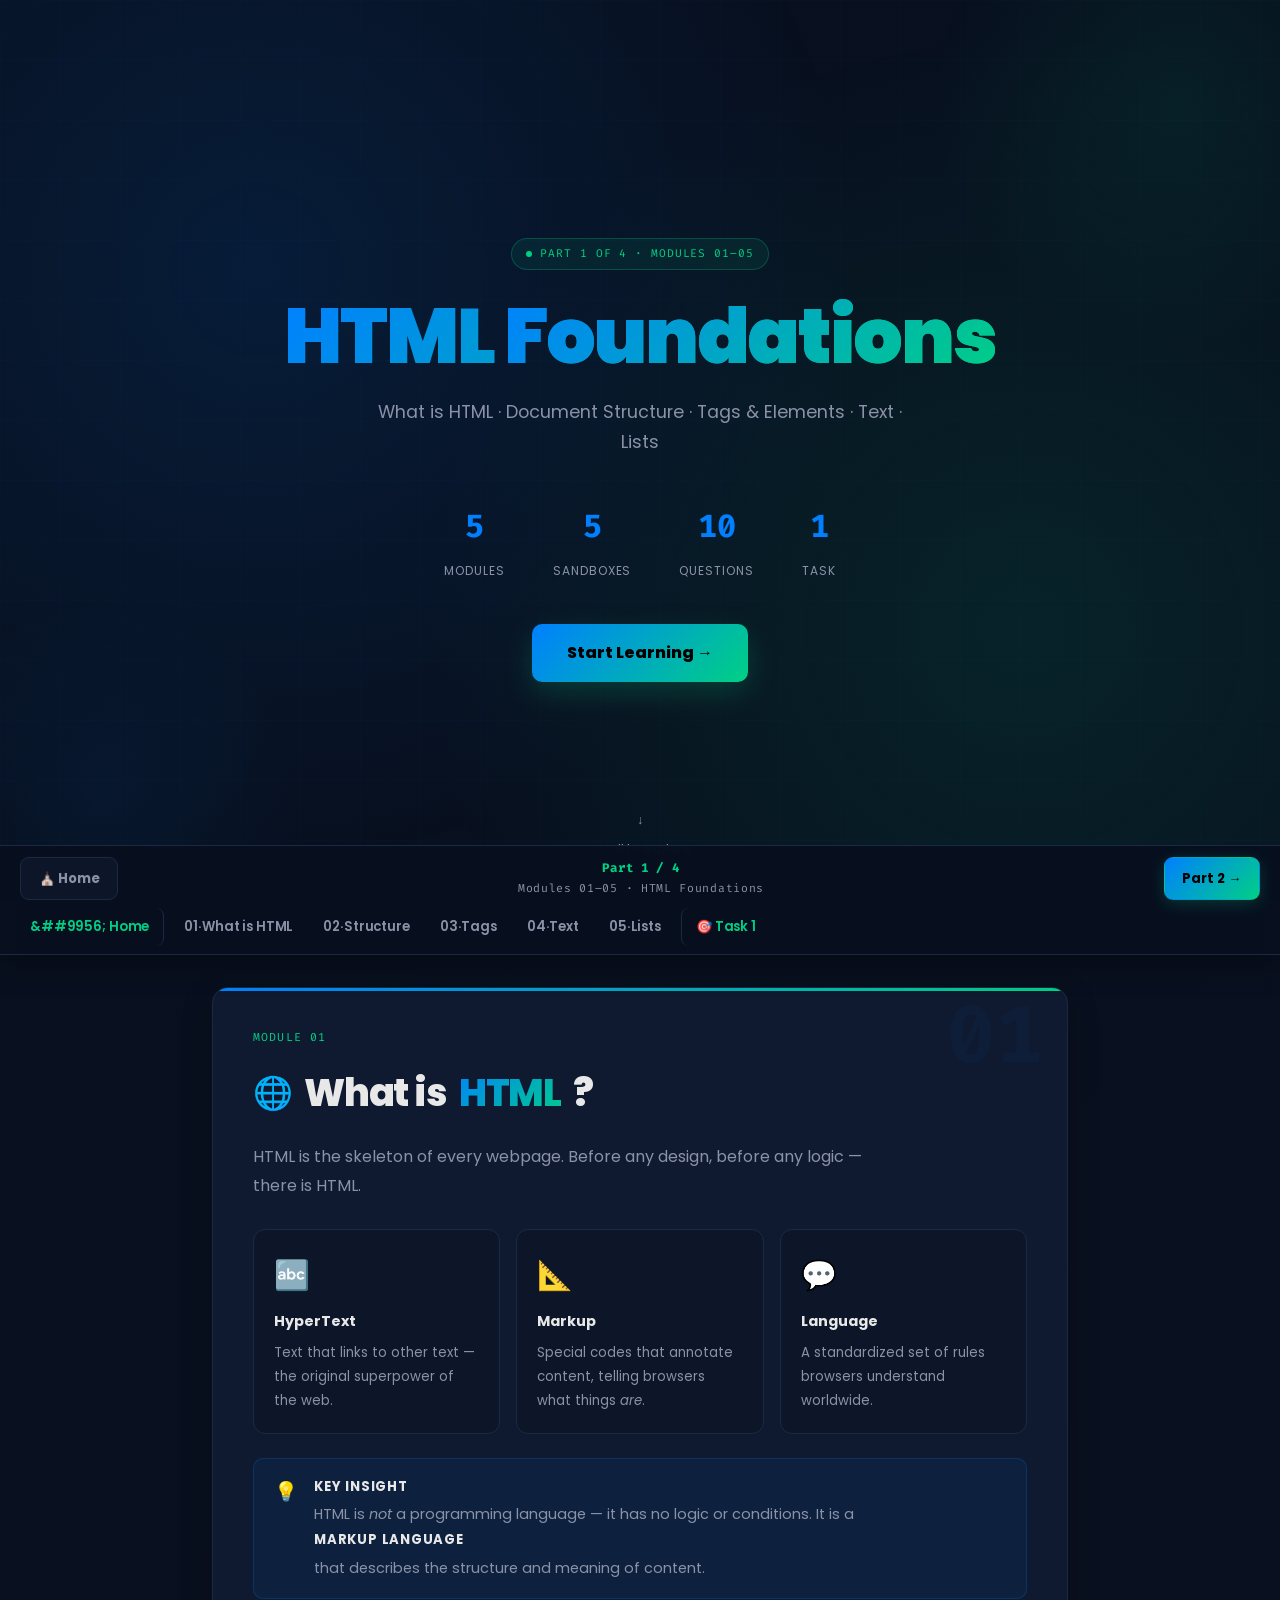
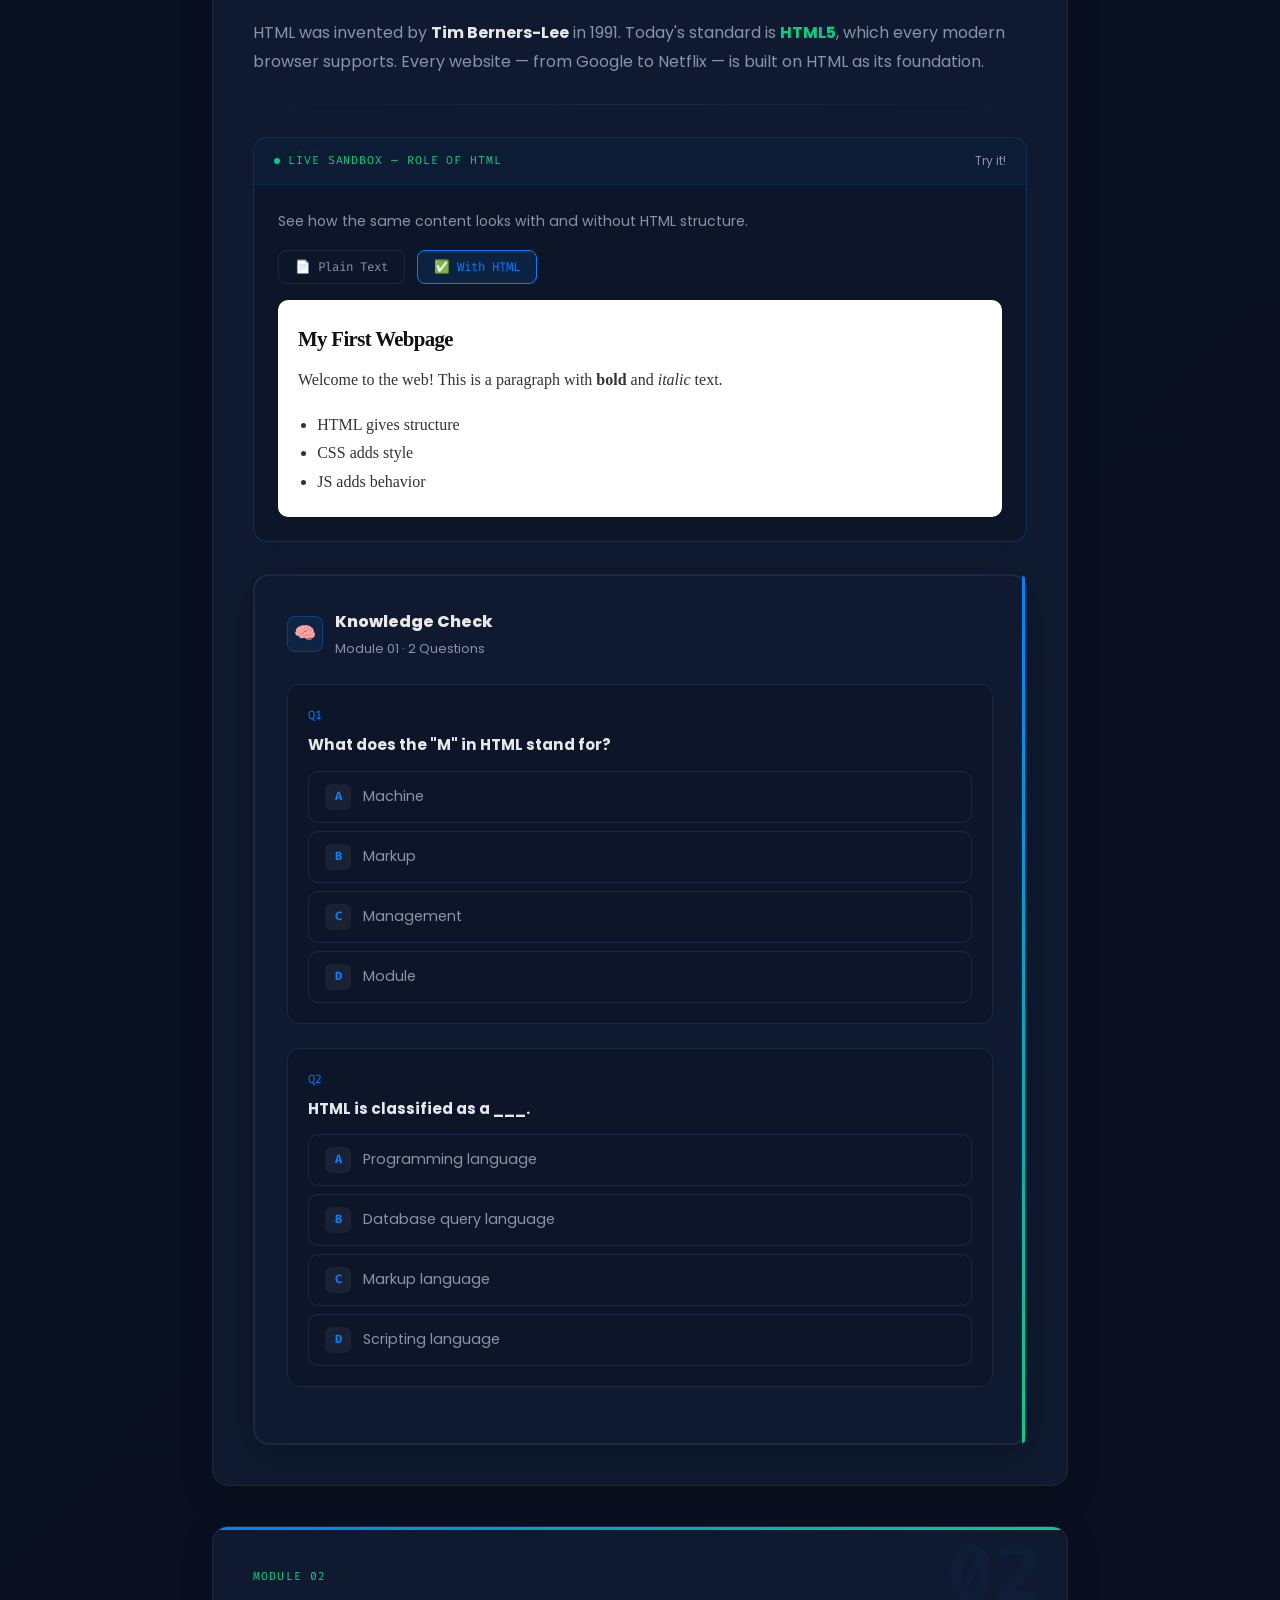
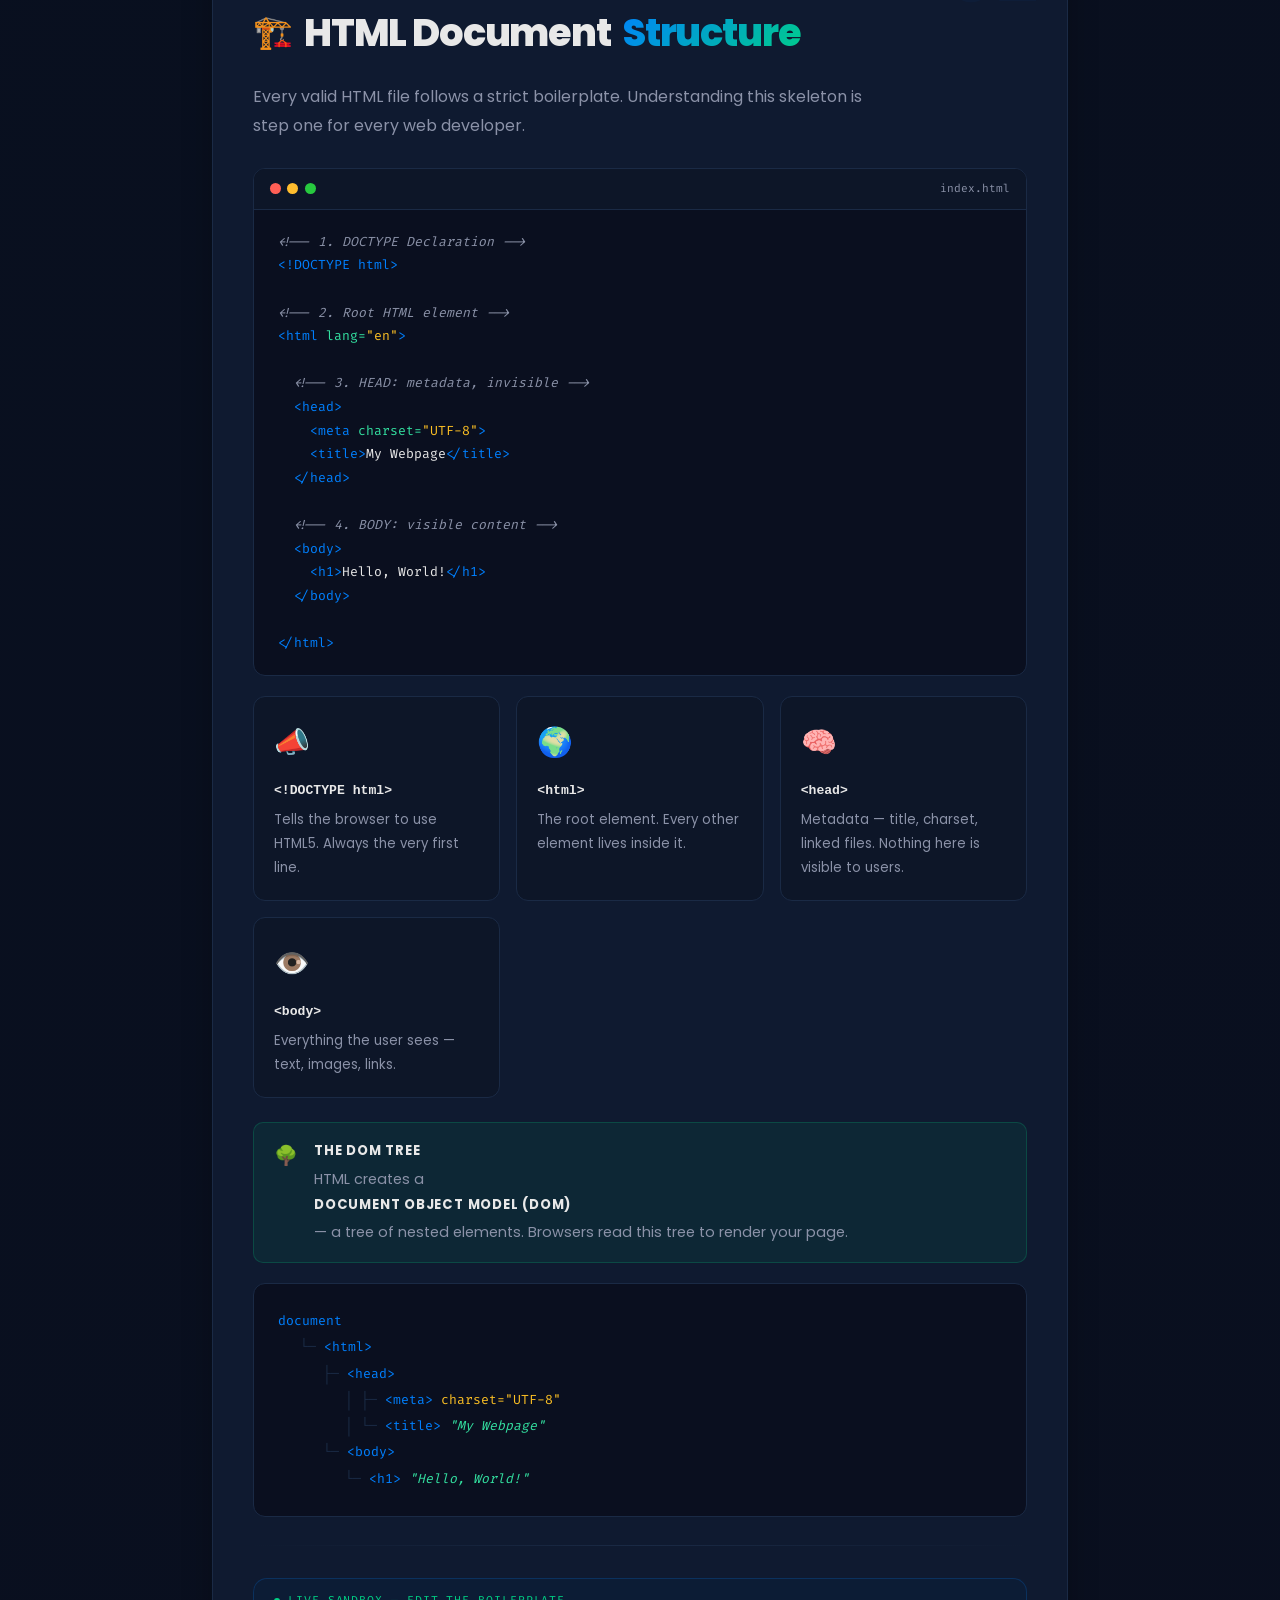
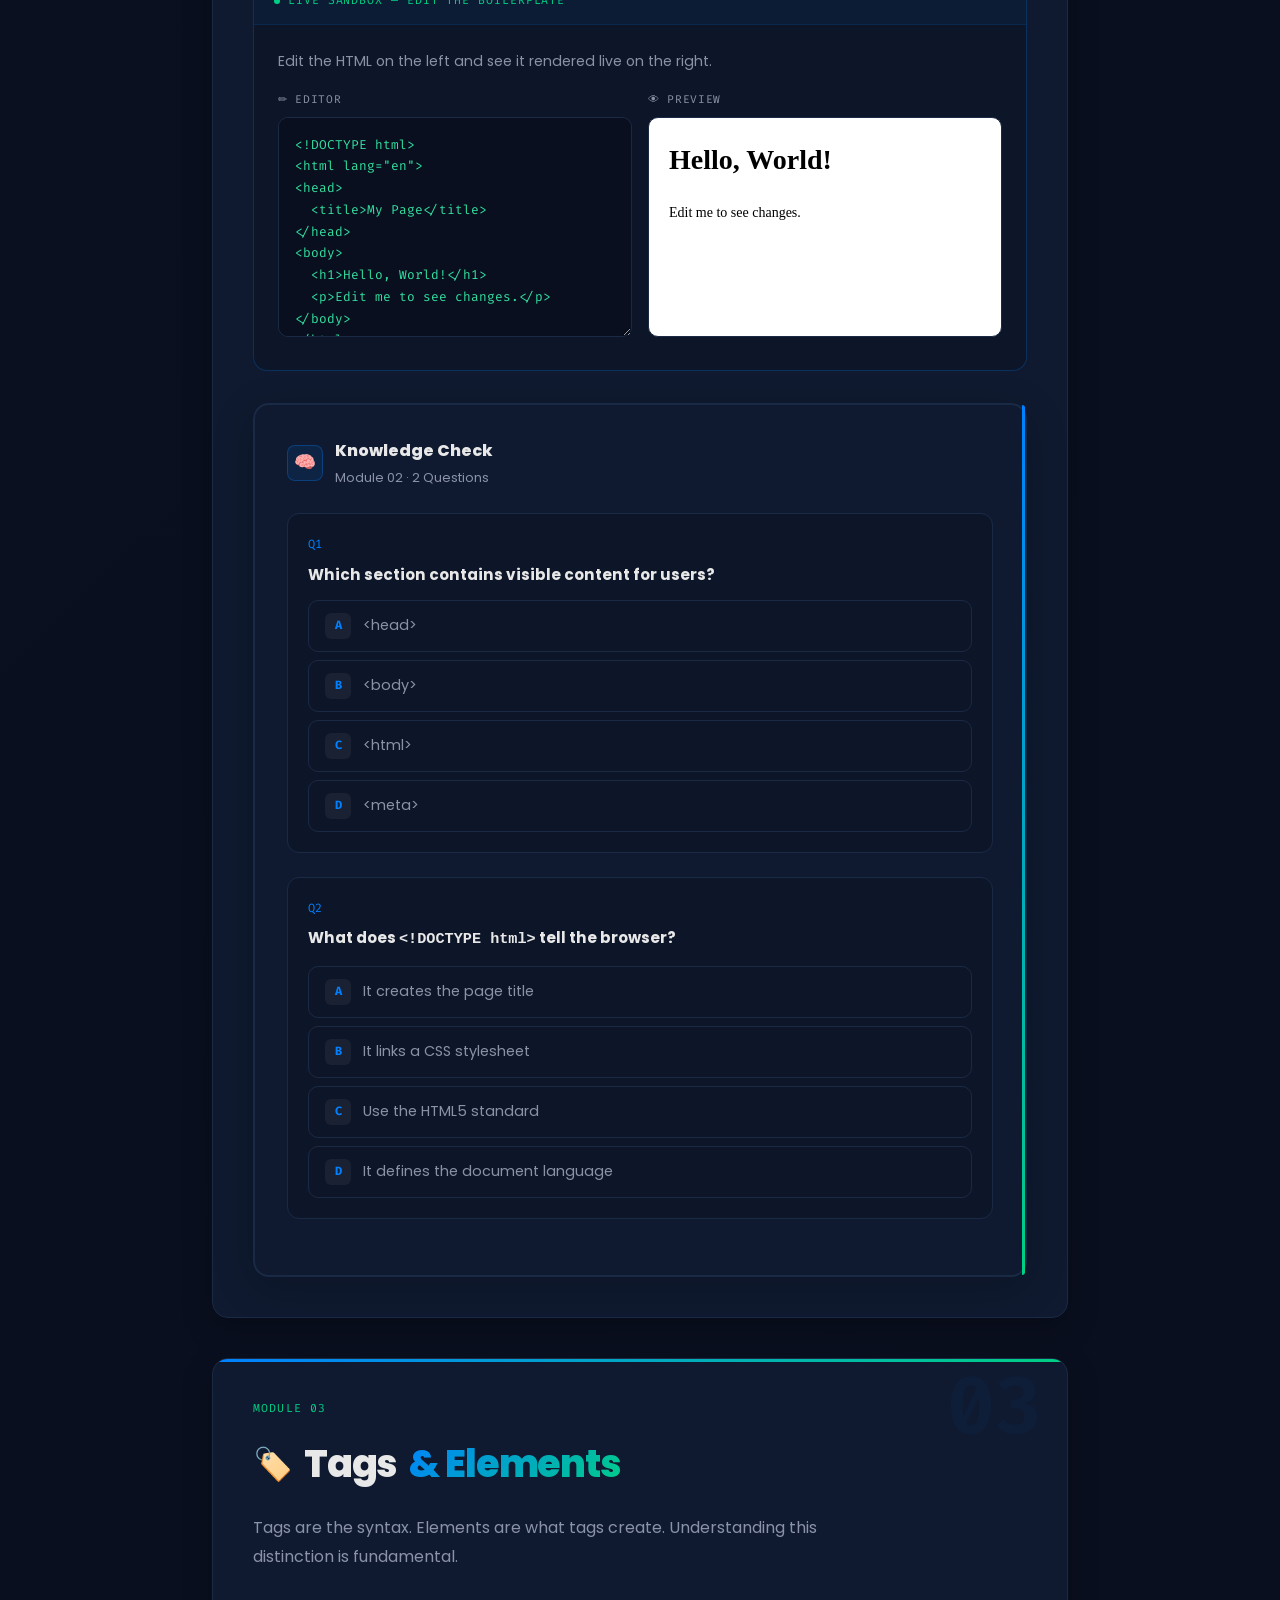
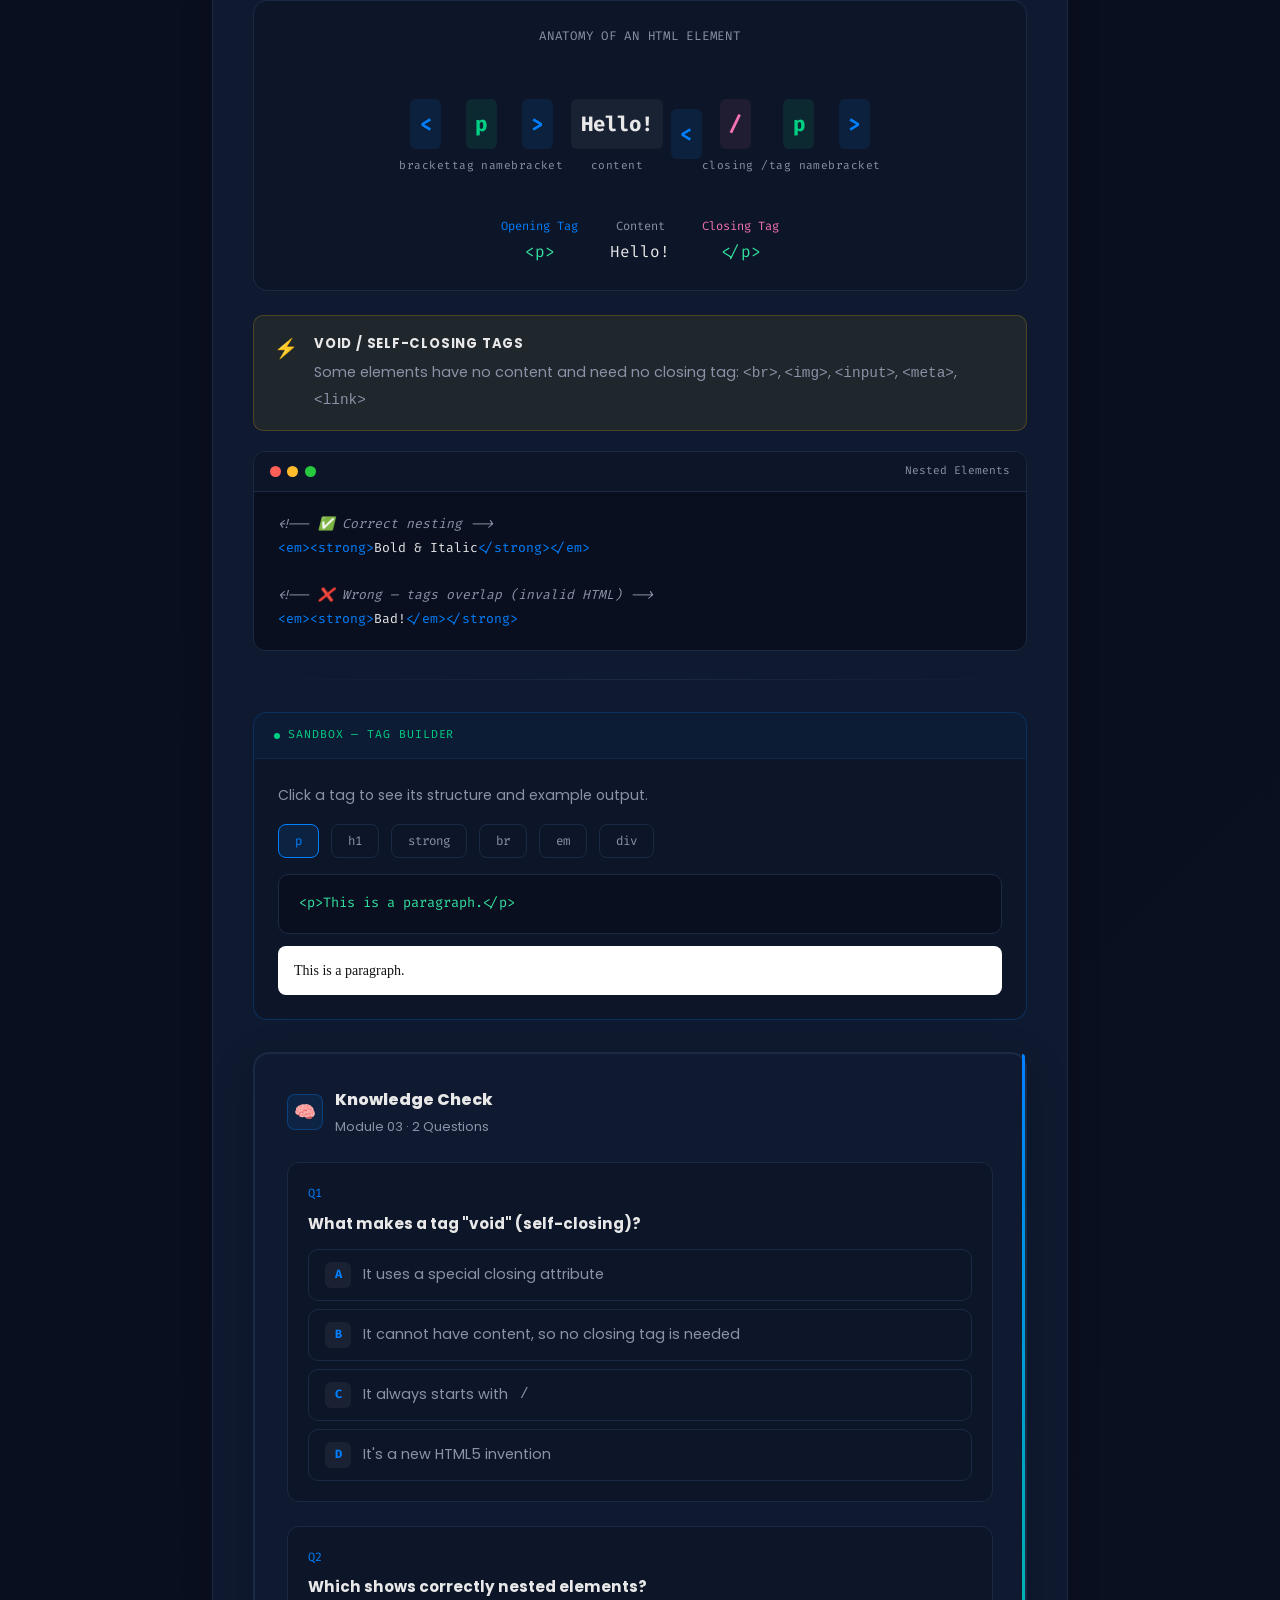
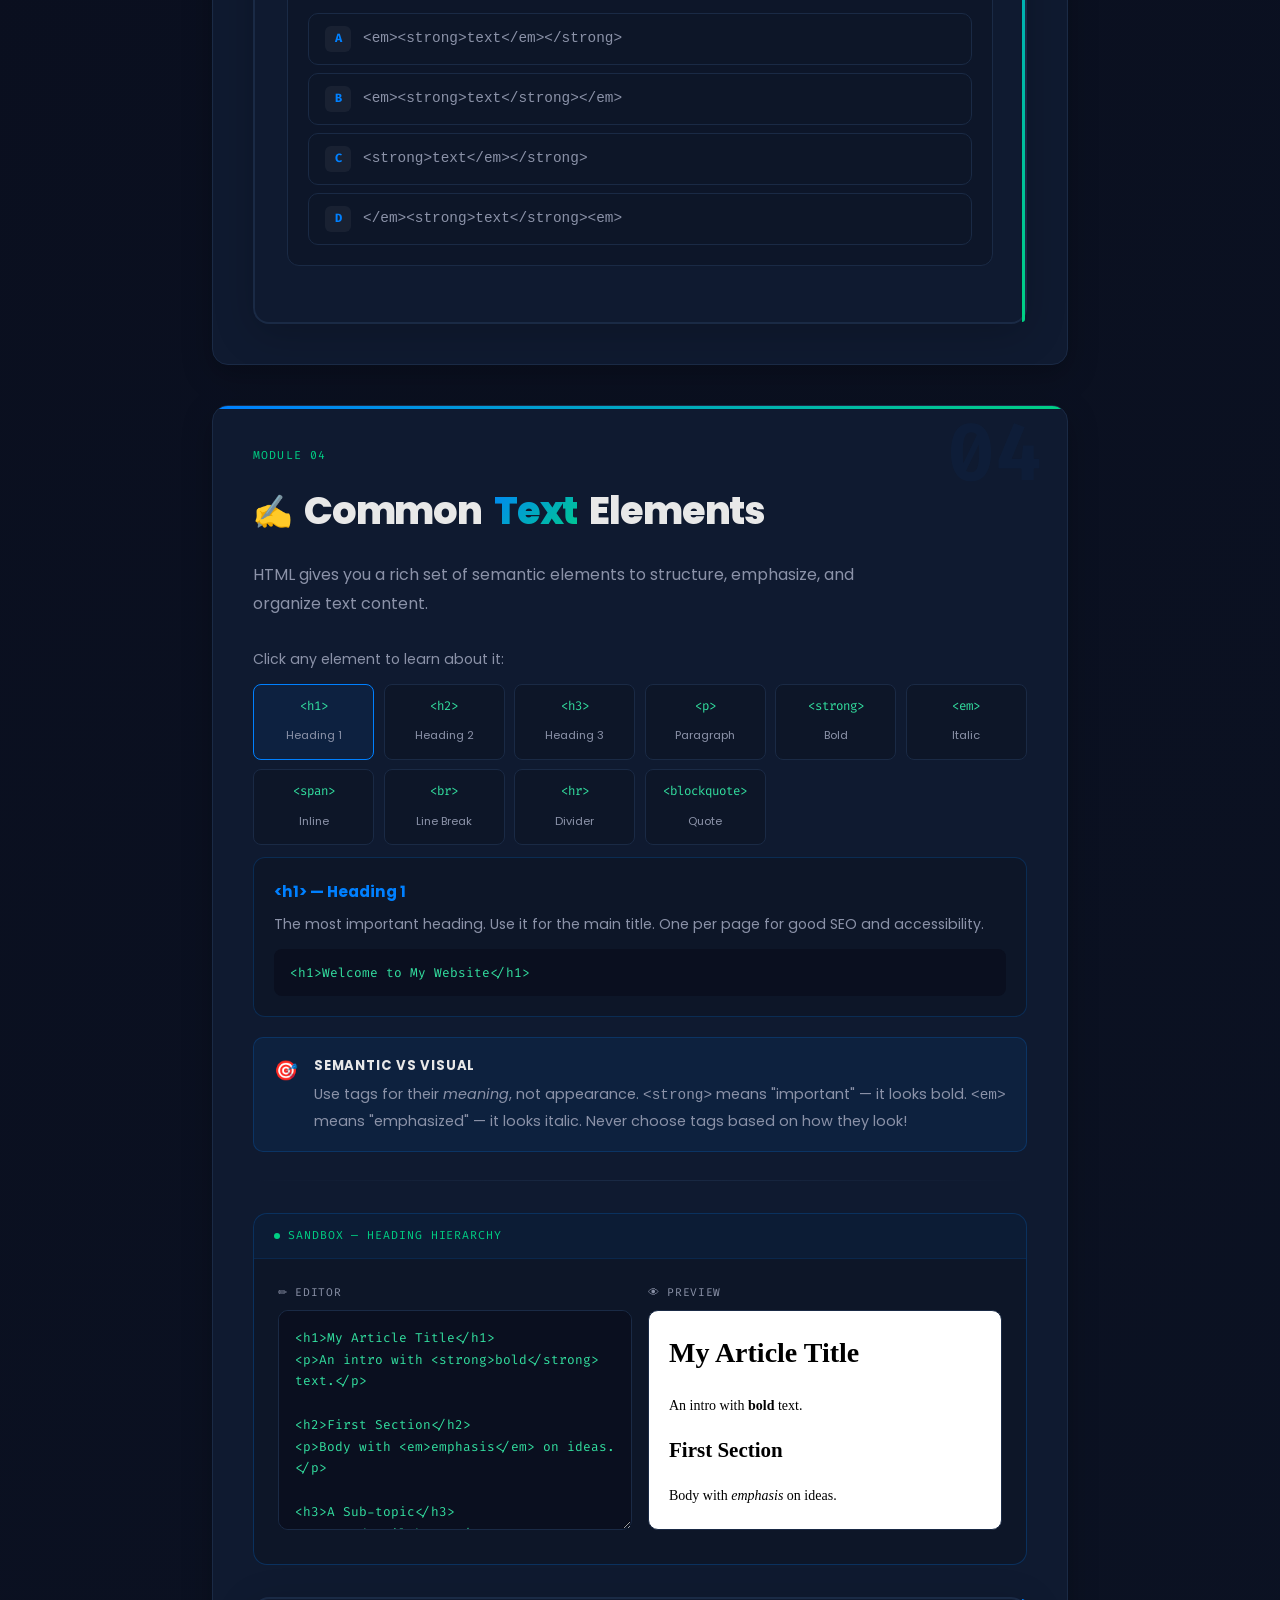
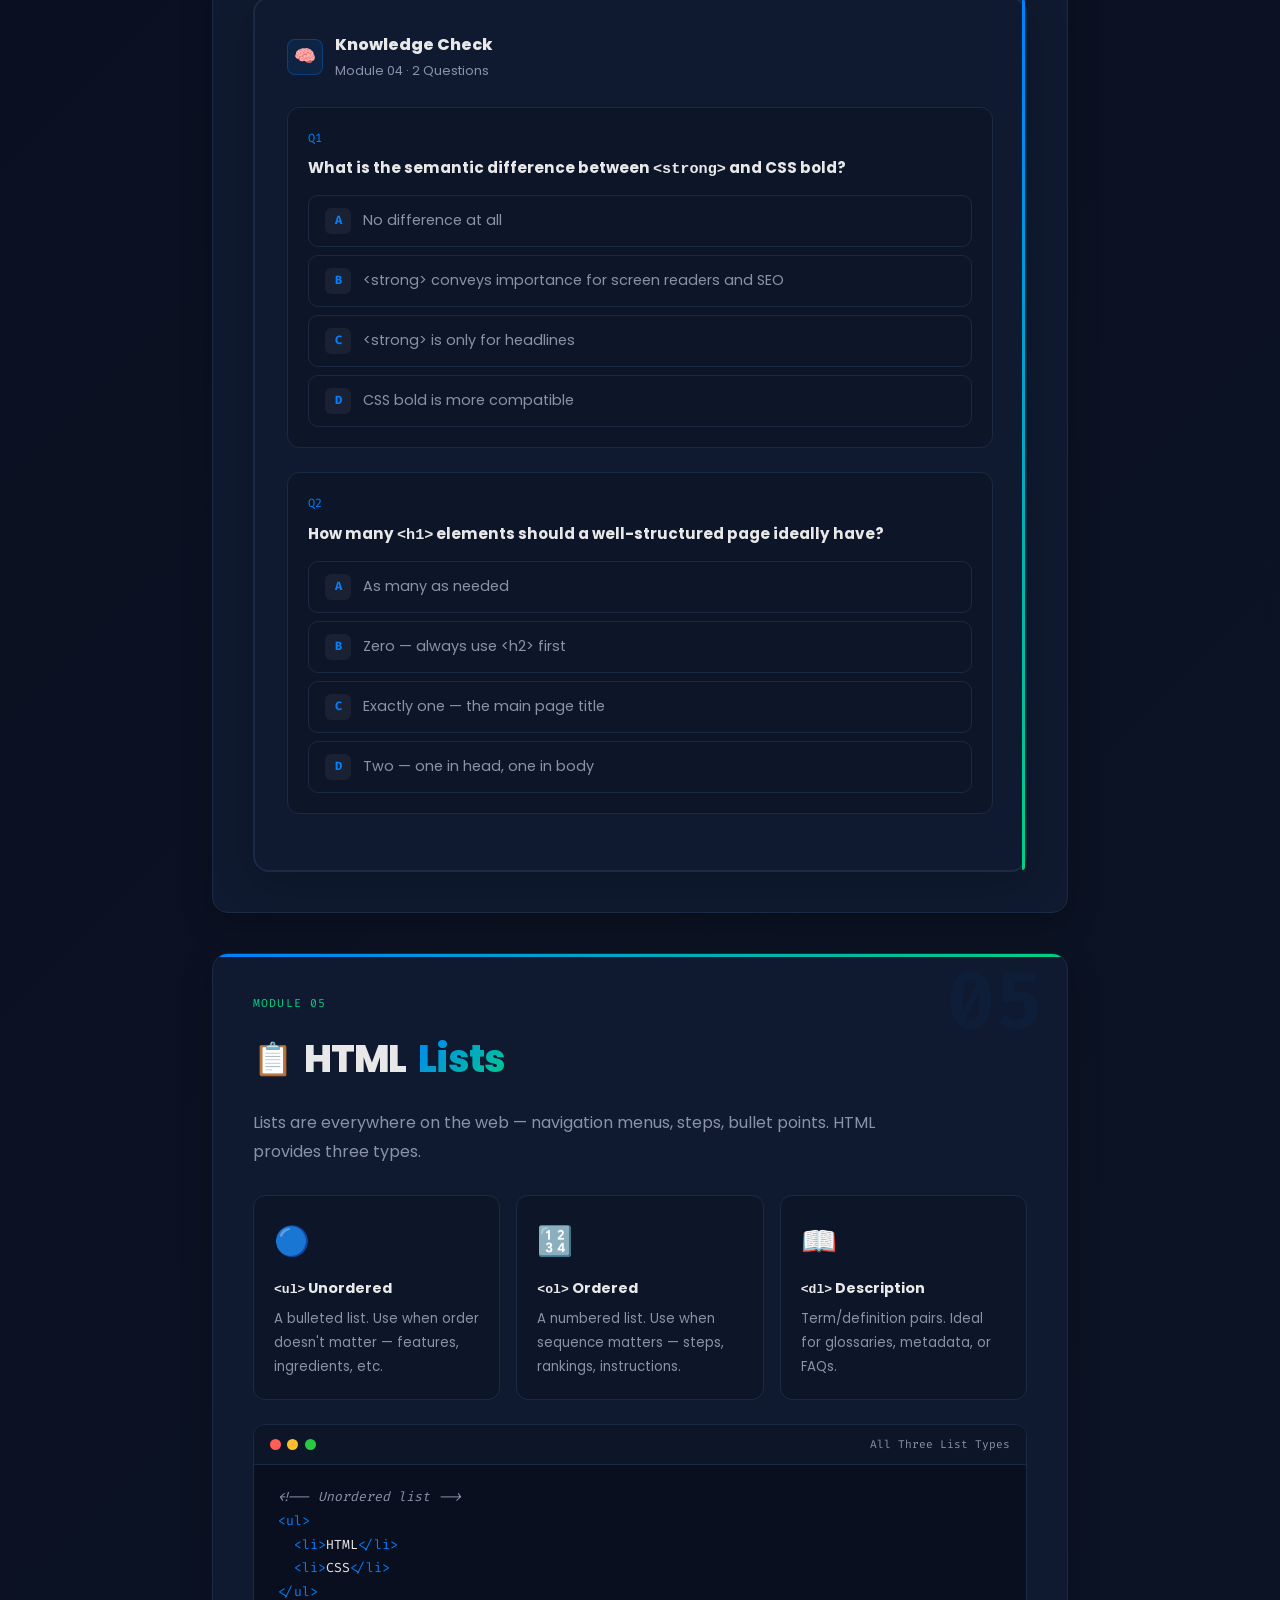
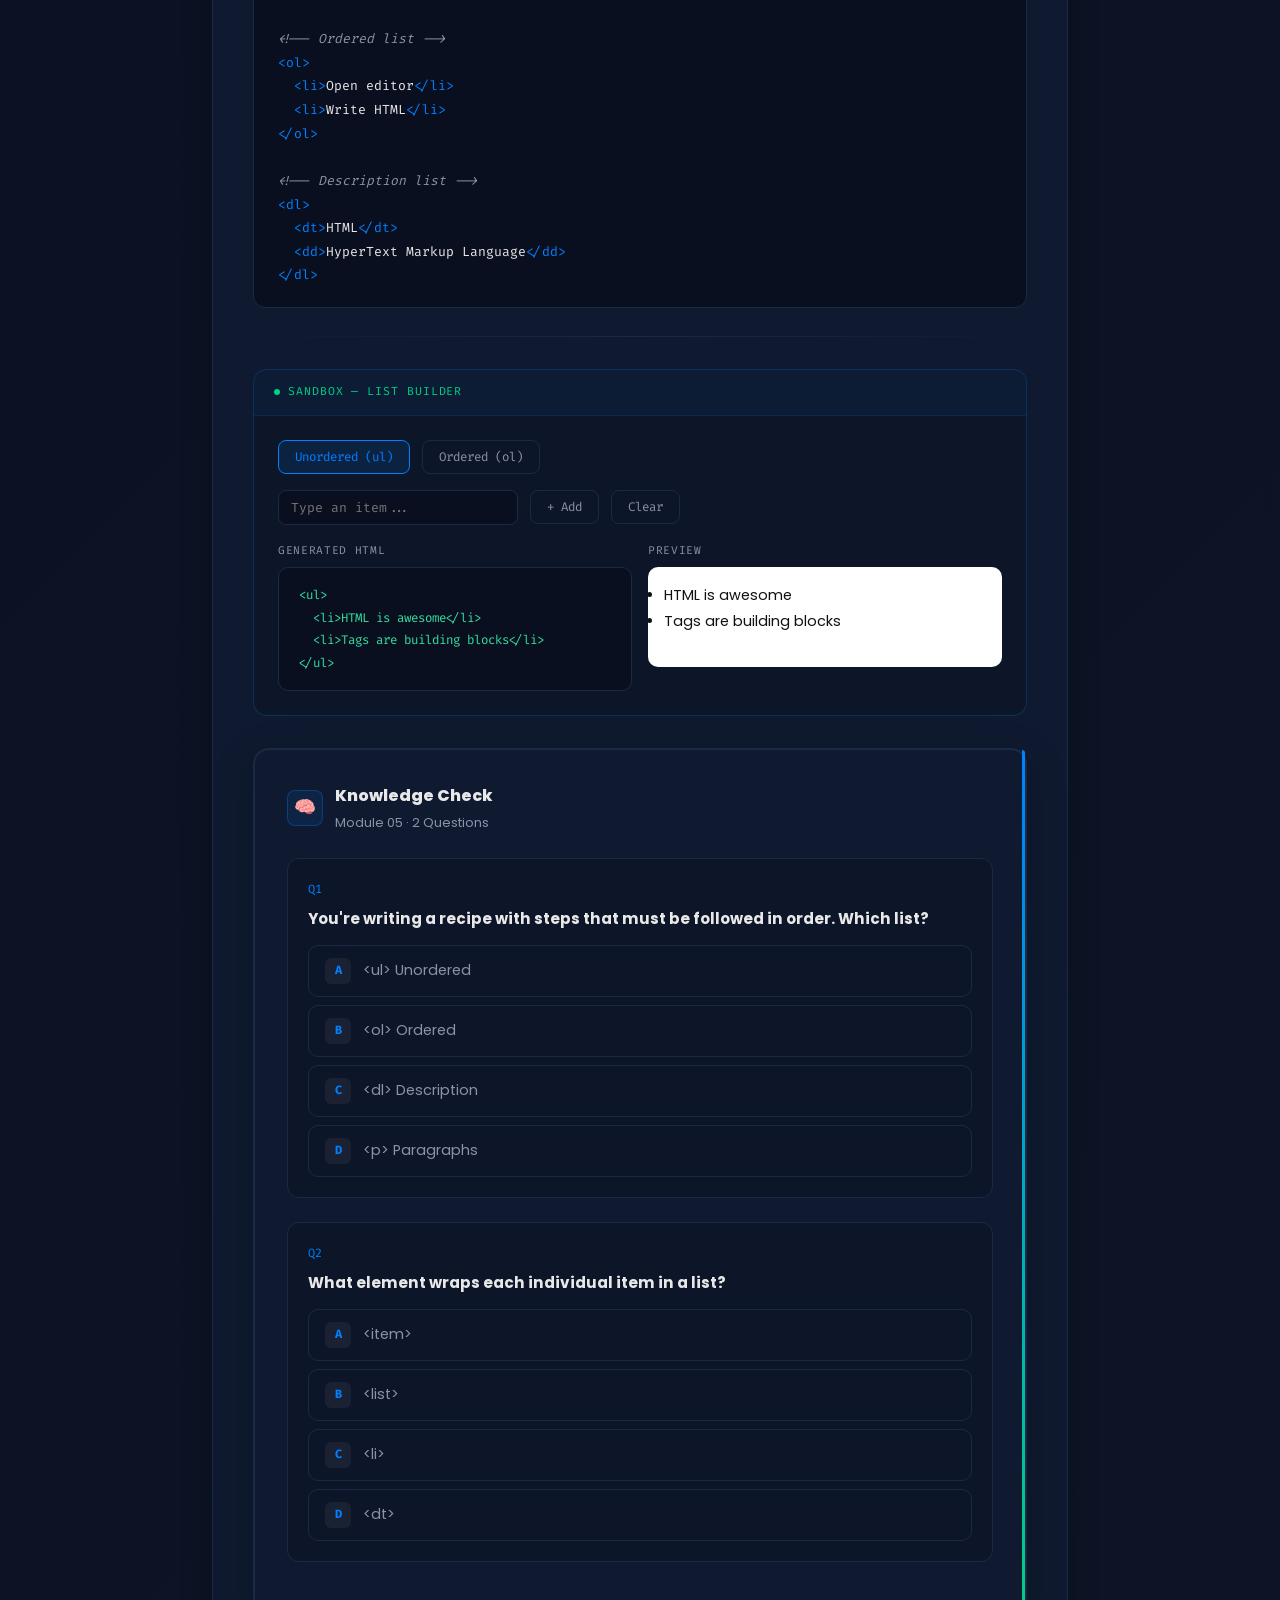
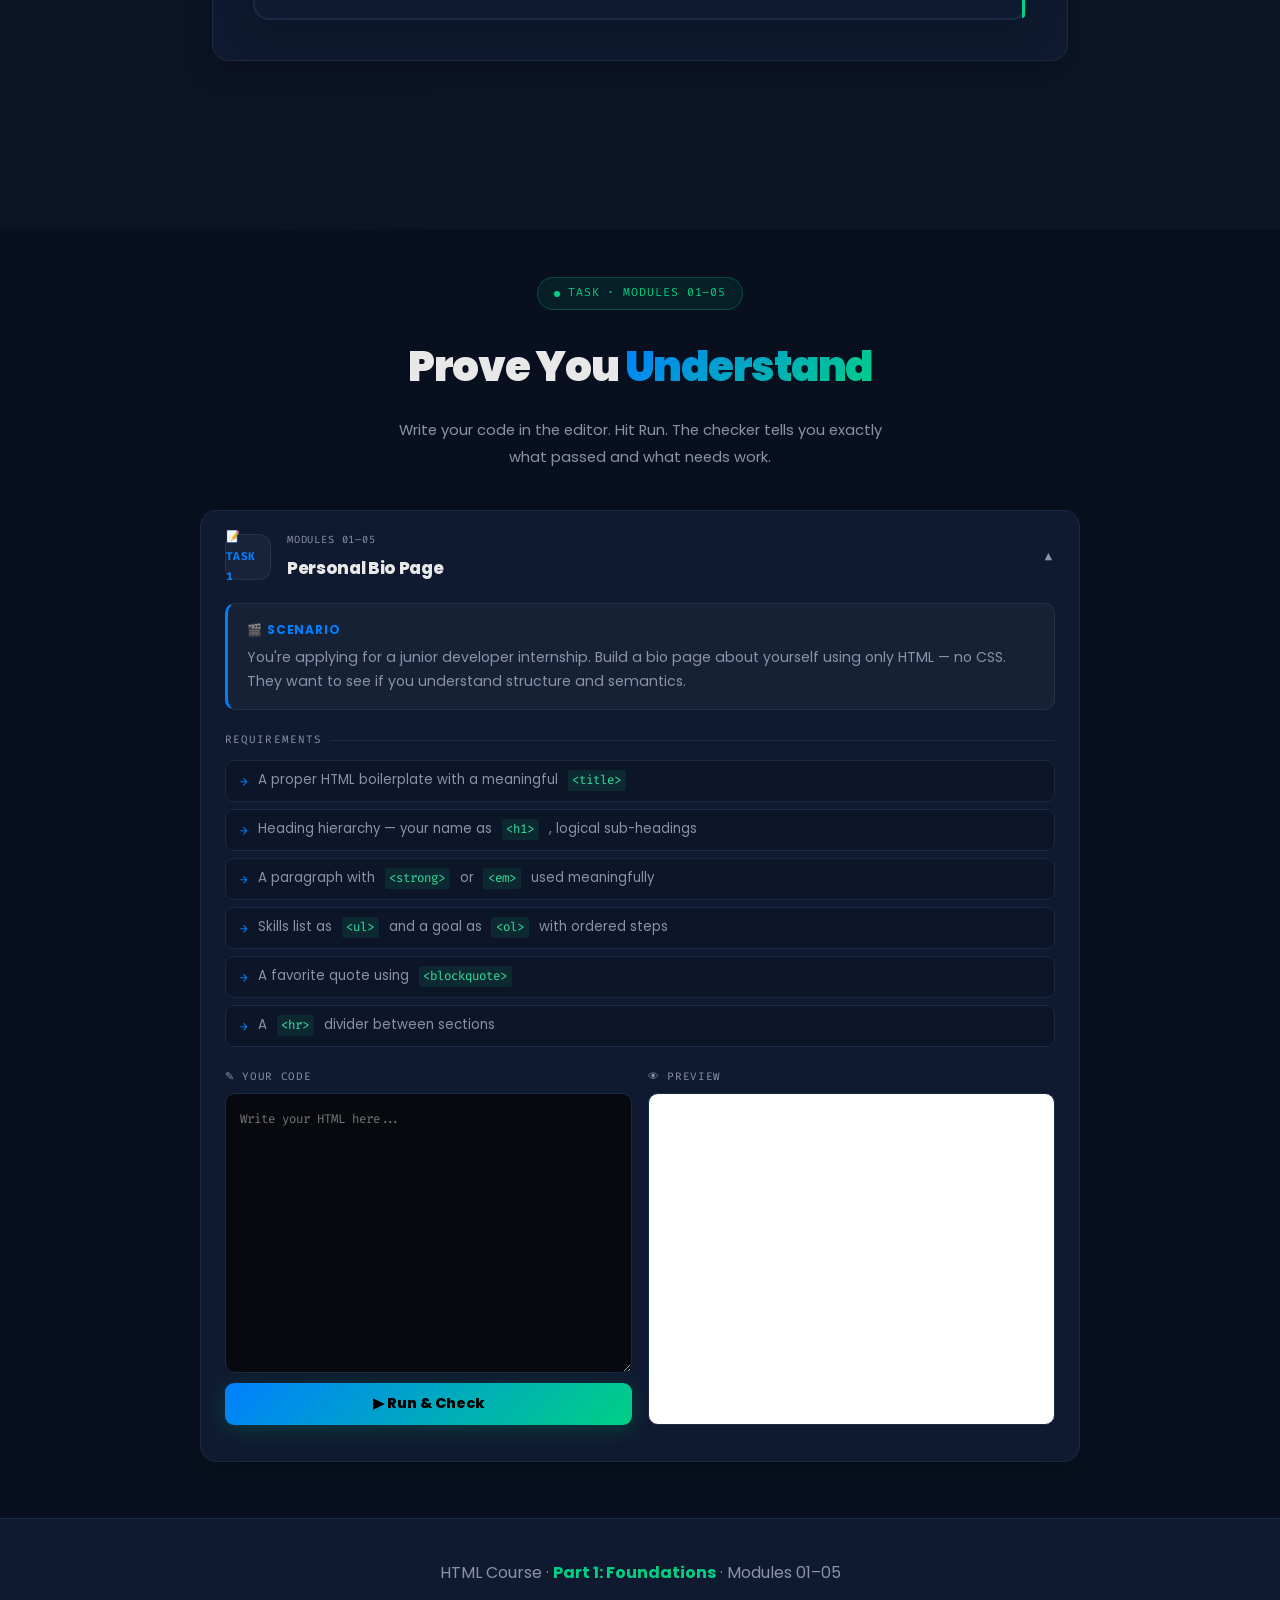
<file: index.html>
<!DOCTYPE html>
<html lang="en">
<head>
<meta charset="UTF-8"/>
<meta name="viewport" content="width=device-width, initial-scale=1.0"/>
<title>HTML Course Part 1 - Modules 01-05</title>
<link rel="preconnect" href="https://fonts.googleapis.com">
<link href="https://fonts.googleapis.com/css2?family=Poppins:wght@300;400;600;700;800;900&family=Fira+Code:wght@400;600&display=swap" rel="stylesheet">
<style>

/* ══════════════════════════════════════════════
   ROOT VARIABLES — Your Design System
══════════════════════════════════════════════ */
:root {
  --primary:       #0066cc;
  --primary-light: #0080ff;
  --primary-dark:  #004499;
  --accent:        #00d084;
  --accent-light:  #33e0a0;
  --accent-dark:   #00b366;
  --bg:            #08101f;
  --bg-card:       #0f1a30;
  --bg-alt:        #0d1628;
  --text:          #e8e8e8;
  --text-muted:    #8b92a8;
  --border:        #1a2a45;
  --success:       #00d084;
  --warning:       #ffc107;
  --danger:        #ff4757;
  --mono: 'Fira Code', monospace;
  --sans: 'Poppins', 'Segoe UI', sans-serif;
}

*, *::before, *::after { box-sizing: border-box; margin: 0; padding: 0; }
html { scroll-behavior: smooth; }

body {
  font-family: var(--sans);
  background: linear-gradient(135deg, var(--bg) 0%, #0a0f1f 50%, var(--bg-alt) 100%);
  color: var(--text);
  line-height: 1.8;
  font-size: 16px;
  overflow-x: hidden;
}

/* Grid overlay */
body::after {
  content: '';
  position: fixed; inset: 0;
  background-image:
    linear-gradient(rgba(0,102,204,0.03) 1px, transparent 1px),
    linear-gradient(90deg, rgba(0,102,204,0.03) 1px, transparent 1px);
  background-size: 60px 60px;
  pointer-events: none;
  z-index: 0;
}

/* ══════════════════════════════════════════════
   PROGRESS BAR
══════════════════════════════════════════════ */
.progress-bar {
  position: fixed;
  top: 0; left: 0;
  height: 3px;
  background: linear-gradient(90deg, var(--primary-light), var(--accent));
  width: 0%;
  z-index: 9999;
  box-shadow: 0 0 20px rgba(0,208,132,0.5);
  transition: width .2s ease;
}

/* ══════════════════════════════════════════════
   HEADER
══════════════════════════════════════════════ */
header {
  text-align: center;
  min-height: 100vh;
  display: flex;
  flex-direction: column;
  align-items: center;
  justify-content: center;
  padding: 100px 40px 80px;
  background:
    radial-gradient(circle at 20% 30%, rgba(0,102,204,0.15) 0%, transparent 50%),
    radial-gradient(circle at 80% 70%, rgba(0,208,132,0.1) 0%, transparent 50%);
  position: relative;
  overflow: hidden;
  z-index: 1;
}

header::before {
  content: '';
  position: absolute;
  width: 500px; height: 500px;
  background: radial-gradient(circle, rgba(0,208,132,0.08) 0%, transparent 70%);
  border-radius: 50%;
  top: -150px; right: -150px;
}
header::after {
  content: '';
  position: absolute;
  width: 400px; height: 400px;
  background: radial-gradient(circle, rgba(0,102,204,0.08) 0%, transparent 70%);
  border-radius: 50%;
  bottom: -100px; left: -100px;
}

.header-badge {
  display: inline-flex; align-items: center; gap: .6rem;
  font-family: var(--mono);
  font-size: .75rem;
  color: var(--accent);
  background: rgba(0,208,132,0.08);
  border: 1px solid rgba(0,208,132,0.25);
  border-radius: 99px;
  padding: .4rem 1rem;
  margin-bottom: 2rem;
  letter-spacing: .08em;
  position: relative; z-index: 2;
}
.header-badge::before {
  content: '';
  width: 7px; height: 7px;
  background: var(--accent);
  border-radius: 50%;
  animation: pulse 2s infinite;
}

header h1 {
  font-size: clamp(2.8rem, 6vw, 5rem);
  font-weight: 900;
  background: linear-gradient(135deg, var(--primary-light), var(--accent));
  -webkit-background-clip: text;
  -webkit-text-fill-color: transparent;
  background-clip: text;
  margin-bottom: 1.25rem;
  line-height: 1.1;
  position: relative; z-index: 2;
  letter-spacing: -.03em;
}

.subtitle {
  font-size: 1.1rem;
  color: var(--text-muted);
  max-width: 560px;
  margin: 0 auto 2.5rem;
  position: relative; z-index: 2;
  line-height: 1.7;
}

.hero-stats {
  display: flex; gap: 3rem;
  margin-bottom: 2.5rem;
  position: relative; z-index: 2;
}
.stat-num  { font-size: 2rem; font-weight: 800; color: var(--primary-light); font-family: var(--mono); display: block; }
.stat-label{ font-size: .75rem; color: var(--text-muted); text-transform: uppercase; letter-spacing: .08em; }

.btn-start {
  display: inline-flex; align-items: center; gap: .6rem;
  background: linear-gradient(135deg, var(--primary-light), var(--accent));
  color: #000;
  font-weight: 800;
  font-size: 1rem;
  padding: .9rem 2.2rem;
  border-radius: 10px;
  border: none;
  cursor: pointer;
  text-decoration: none;
  transition: all .3s;
  box-shadow: 0 10px 30px rgba(0,208,132,0.2);
  position: relative; z-index: 2;
}
.btn-start:hover {
  transform: translateY(-4px);
  box-shadow: 0 15px 40px rgba(0,208,132,0.4);
}

.scroll-hint {
  position: absolute; bottom: 2.5rem; left: 50%; transform: translateX(-50%);
  font-size: .78rem; color: var(--text-muted);
  display: flex; flex-direction: column; align-items: center; gap: .4rem;
  z-index: 2;
  animation: float 3s ease-in-out infinite;
}
@keyframes float {
  0%,100% { transform: translateX(-50%) translateY(0); }
  50%      { transform: translateX(-50%) translateY(-8px); }
}
@keyframes pulse {
  0%,100% { opacity:1; box-shadow:0 0 0 0 rgba(0,208,132,.4); }
  50%      { opacity:.7; box-shadow:0 0 0 6px rgba(0,208,132,0); }
}

/* ══════════════════════════════════════════════
   NAV — single scrollable row
══════════════════════════════════════════════ */
nav {
  position: sticky; top: 0; z-index: 100;
  background: rgba(8,16,31,0.97);
  backdrop-filter: blur(15px);
  border-bottom: 1px solid var(--border);
  box-shadow: 0 8px 30px rgba(0,0,0,0.35);
  overflow-x: auto;
  overflow-y: hidden;
  -webkit-overflow-scrolling: touch;
  scrollbar-width: none;
}
nav::-webkit-scrollbar { display: none; }

nav .container {
  display: flex;
  align-items: center;
  gap: 2px;
  padding: 8px 16px;
  width: max-content;
  min-width: 100%;
  justify-content: flex-start;
}

/* fade edges to hint at scroll */
nav::before, nav::after {
  content: '';
  position: absolute; top: 0; bottom: 0;
  width: 32px; z-index: 2; pointer-events: none;
}
nav::before {
  left: 0;
  background: linear-gradient(90deg, rgba(8,16,31,.97), transparent);
}
nav::after {
  right: 0;
  background: linear-gradient(-90deg, rgba(8,16,31,.97), transparent);
}

nav a {
  color: var(--text-muted);
  text-decoration: none;
  font-weight: 600;
  padding: 7px 14px;
  border-radius: 8px;
  transition: all .25s;
  font-size: .82rem;
  white-space: nowrap;
  flex-shrink: 0;
  letter-spacing: -.01em;
}
nav a:hover, nav a.active {
  background: rgba(0,102,204,0.12);
  color: var(--primary-light);
}
nav a.active {
  background: rgba(0,102,204,0.18);
  box-shadow: inset 0 0 0 1px rgba(0,128,255,.25);
}

/* ══════════════════════════════════════════════
   MAIN / CONTAINER
══════════════════════════════════════════════ */
.container {
  max-width: 920px;
  margin: 0 auto;
  padding: 0 2rem;
}

main {
  position: relative; z-index: 1;
  padding: 2rem 0 8rem;
}

/* ══════════════════════════════════════════════
   MODULE / SECTION
══════════════════════════════════════════════ */
.section {
  background: var(--bg-card);
  border: 1px solid var(--border);
  border-radius: 16px;
  padding: 40px;
  margin-bottom: 40px;
  position: relative;
  overflow: hidden;
  box-shadow: 0 10px 30px rgba(0,0,0,0.25);
  opacity: 0;
  transform: translateY(24px);
  transition: opacity .6s ease, transform .6s ease;
}
.section.visible { opacity: 1; transform: translateY(0); }

.section::before {
  content: '';
  position: absolute; top: 0; left: 0; right: 0;
  height: 3px;
  background: linear-gradient(90deg, var(--primary-light), var(--accent));
}

.module-tag {
  font-family: var(--mono);
  font-size: .72rem;
  color: var(--accent);
  letter-spacing: .1em;
  text-transform: uppercase;
  margin-bottom: .6rem;
}

h2 {
  font-size: clamp(1.8rem, 3vw, 2.4rem);
  font-weight: 800;
  letter-spacing: -.03em;
  margin-bottom: 1rem;
  display: flex; align-items: center; gap: .75rem;
  color: var(--text);
}
h2 .accent-word {
  background: linear-gradient(135deg, var(--primary-light), var(--accent));
  -webkit-background-clip: text;
  -webkit-text-fill-color: transparent;
  background-clip: text;
}
h2 .emoji { font-size: 2rem; -webkit-text-fill-color: initial; }

.module-desc {
  color: var(--text-muted);
  max-width: 640px;
  font-size: 1rem;
  margin-bottom: 1.75rem;
}

h3 {
  font-size: 1.15rem;
  color: var(--primary-light);
  margin: 1.5rem 0 .75rem;
  font-weight: 700;
}

p { color: var(--text-muted); margin-bottom: 1rem; line-height: 1.8; }

.divider {
  height: 1px;
  background: linear-gradient(90deg, transparent, var(--border), transparent);
  margin: 1.75rem 0;
}

/* ══════════════════════════════════════════════
   CONCEPT CARDS
══════════════════════════════════════════════ */
.concept-grid {
  display: grid;
  grid-template-columns: repeat(auto-fit, minmax(220px, 1fr));
  gap: 1rem;
  margin-bottom: 1.5rem;
}
.concept-card {
  background: var(--bg-alt);
  border: 1px solid var(--border);
  border-radius: 12px;
  padding: 1.25rem;
  transition: border-color .2s, transform .2s;
}
.concept-card:hover { border-color: rgba(0,128,255,0.4); transform: translateY(-2px); }
.concept-card-icon  { font-size: 1.8rem; margin-bottom: .5rem; }
.concept-card h4    { font-size: .9rem; font-weight: 700; margin-bottom: .35rem; color: var(--text); }
.concept-card p     { font-size: .83rem; color: var(--text-muted); margin: 0; }
.concept-card code  { font-size: .82rem; }

/* ══════════════════════════════════════════════
   CODE BLOCKS
══════════════════════════════════════════════ */
.code-block {
  background: #0a0f1f;
  border: 1px solid var(--border);
  border-radius: 12px;
  overflow: hidden;
  margin: 1.25rem 0;
}
.code-block-header {
  display: flex; align-items: center; justify-content: space-between;
  padding: .6rem 1rem;
  background: var(--bg-alt);
  border-bottom: 1px solid var(--border);
}
.code-dots { display: flex; gap: .4rem; }
.dot { width: 11px; height: 11px; border-radius: 50%; }
.dot.red    { background: #ff5f56; }
.dot.yellow { background: #ffbd2e; }
.dot.green  { background: #27c93f; }
.code-lang {
  font-family: var(--mono);
  font-size: .7rem; color: var(--text-muted);
}
.code-block pre {
  padding: 1.25rem 1.5rem;
  font-family: var(--mono);
  font-size: .82rem;
  line-height: 1.8;
  overflow-x: auto;
  color: var(--accent-light);
}
.code-block pre .tag  { color: var(--primary-light); }
.code-block pre .attr { color: var(--accent-light); }
.code-block pre .val  { color: #fbbf24; }
.code-block pre .com  { color: var(--text-muted); font-style: italic; }
.code-block pre .txt  { color: var(--text); }

/* ══════════════════════════════════════════════
   CALLOUTS
══════════════════════════════════════════════ */
.callout {
  display: flex; gap: 1rem;
  padding: 1rem 1.25rem;
  border-radius: 10px;
  margin: 1.25rem 0;
  font-size: .9rem;
}
.callout.info { background: rgba(0,128,255,0.07); border: 1px solid rgba(0,128,255,0.2); }
.callout.tip  { background: rgba(0,208,132,0.07); border: 1px solid rgba(0,208,132,0.2); }
.callout.warn { background: rgba(255,193,7,0.07);  border: 1px solid rgba(255,193,7,0.2);  }
.callout-icon { font-size: 1.2rem; flex-shrink: 0; }
.callout-body strong { display: block; margin-bottom: .25rem; font-size: .82rem; text-transform: uppercase; letter-spacing: .06em; color: var(--text); }
.callout-body { color: var(--text-muted); }

/* ══════════════════════════════════════════════
   LIVE SANDBOX
══════════════════════════════════════════════ */
.sandbox-wrap {
  border: 1px solid rgba(0,128,255,0.25);
  border-radius: 14px;
  overflow: hidden;
  margin: 2rem 0;
  background: var(--bg-alt);
}
.sandbox-header {
  display: flex; align-items: center; justify-content: space-between;
  padding: .75rem 1.25rem;
  background: rgba(0,102,204,0.08);
  border-bottom: 1px solid rgba(0,102,204,0.15);
}
.sandbox-label {
  font-family: var(--mono);
  font-size: .72rem;
  color: var(--accent);
  letter-spacing: .08em;
  display: flex; align-items: center; gap: .5rem;
}
.sandbox-label::before {
  content: '';
  width: 6px; height: 6px;
  background: var(--accent);
  border-radius: 50%;
  animation: pulse 2s infinite;
}
.sandbox-body { padding: 1.5rem; }

.editor-preview {
  display: grid; grid-template-columns: 1fr 1fr; gap: 1rem;
}
@media (max-width: 640px) { .editor-preview { grid-template-columns: 1fr; } }

.pane-label {
  font-family: var(--mono);
  font-size: .7rem; color: var(--text-muted);
  letter-spacing: .06em; margin-bottom: .4rem;
}

.code-editor {
  width: 100%;
  height: 220px;
  background: #0a0f1f;
  border: 1px solid var(--border);
  border-radius: 10px;
  color: var(--accent-light);
  font-family: var(--mono);
  font-size: .8rem;
  line-height: 1.7;
  padding: 1rem;
  resize: vertical;
  outline: none;
  transition: border-color .2s;
}
.code-editor:focus { border-color: rgba(0,128,255,0.4); box-shadow: 0 0 15px rgba(0,128,255,0.1); }

.preview-frame {
  width: 100%;
  height: 220px;
  background: #fff;
  border: 1px solid var(--border);
  border-radius: 10px;
}

.visual-sandbox {
  background: var(--bg-alt);
  border: 1px dashed var(--border);
  border-radius: 12px;
  padding: 1.5rem;
  min-height: 120px;
  display: flex; flex-direction: column; gap: 1rem;
}

.control-row {
  display: flex; flex-wrap: wrap; gap: .75rem; align-items: center;
}

.ctrl-btn {
  padding: .5rem 1rem;
  border-radius: 8px;
  border: 1px solid var(--border);
  background: var(--bg-alt);
  color: var(--text-muted);
  font-family: var(--mono);
  font-size: .78rem;
  cursor: pointer;
  transition: all .2s;
}
.ctrl-btn:hover  { border-color: var(--primary-light); color: var(--primary-light); }
.ctrl-btn.active { background: rgba(0,102,204,0.15); border-color: var(--primary-light); color: var(--primary-light); }

.output-display {
  background: #0a0f1f;
  border: 1px solid var(--border);
  border-radius: 10px;
  padding: 1rem 1.25rem;
  font-family: var(--mono);
  font-size: .85rem;
  min-height: 60px;
  color: var(--accent-light);
}

/* ══════════════════════════════════════════════
   ANATOMY DIAGRAM
══════════════════════════════════════════════ */
.tag-anatomy {
  display: flex; align-items: center; justify-content: center;
  padding: 2rem 1rem; gap: 0; flex-wrap: wrap; row-gap: 1rem;
}
.tag-part { display: flex; flex-direction: column; align-items: center; gap: .4rem; }
.tag-text {
  font-family: var(--mono);
  font-size: 1.3rem;
  font-weight: 700;
  padding: .4rem .6rem;
  border-radius: 6px;
  white-space: nowrap;
}
.tag-text.bracket { color: var(--primary-light); background: rgba(0,128,255,0.1); }
.tag-text.tagname  { color: var(--accent); background: rgba(0,208,132,0.1); }
.tag-text.content  { color: var(--text); background: rgba(255,255,255,0.05); }
.tag-text.slash    { color: #f472b6; background: rgba(244,114,182,0.08); }
.tag-label { font-size: .7rem; color: var(--text-muted); font-family: var(--mono); letter-spacing: .04em; }

/* ══════════════════════════════════════════════
   ELEMENT EXPLORER
══════════════════════════════════════════════ */
.element-grid {
  display: grid;
  grid-template-columns: repeat(auto-fill, minmax(120px,1fr));
  gap: .6rem; margin-bottom: .75rem;
}
.element-chip {
  background: var(--bg-alt);
  border: 1px solid var(--border);
  border-radius: 8px;
  padding: .6rem .7rem;
  cursor: pointer;
  transition: all .2s;
  text-align: center;
}
.element-chip:hover, .element-chip.active {
  border-color: var(--primary-light);
  background: rgba(0,102,204,0.1);
}
.element-chip code {
  font-family: var(--mono);
  font-size: .78rem;
  color: var(--accent-light);
  display: block; margin-bottom: .2rem;
  background: none; padding: 0;
}
.element-chip span { font-size: .7rem; color: var(--text-muted); }

.element-detail {
  margin-top: .75rem;
  padding: 1.25rem;
  background: var(--bg-alt);
  border: 1px solid rgba(0,128,255,0.2);
  border-radius: 12px;
  display: none;
  animation: fadeIn .25s ease;
}
.element-detail.show { display: block; }
@keyframes fadeIn { from{opacity:0;transform:translateY(6px)} to{opacity:1;transform:translateY(0)} }
.element-detail h4 { font-size: .95rem; font-weight: 700; margin-bottom: .4rem; color: var(--primary-light); }
.element-detail p  { font-size: .88rem; margin-bottom: .75rem; }
.element-detail .example {
  font-family: var(--mono); font-size: .8rem;
  background: #0a0f1f; padding: .75rem 1rem;
  border-radius: 8px; color: var(--accent-light);
}

/* ══════════════════════════════════════════════
   LIST BUILDER
══════════════════════════════════════════════ */
.attr-input {
  flex: 1; min-width: 140px;
  background: #0a0f1f;
  border: 1px solid var(--border);
  border-radius: 8px;
  color: var(--text);
  font-family: var(--mono);
  font-size: .82rem;
  padding: .5rem .75rem;
  outline: none;
  transition: border-color .2s;
}
.attr-input:focus { border-color: rgba(0,128,255,0.4); box-shadow: 0 0 12px rgba(0,128,255,0.15); }

/* ══════════════════════════════════════════════
   ATTRIBUTE BUILDER
══════════════════════════════════════════════ */
.attr-builder { display: flex; flex-direction: column; gap: 1rem; }
.attr-row { display: flex; align-items: center; gap: .75rem; flex-wrap: wrap; }
.attr-row label { font-size: .82rem; color: var(--text-muted); width: 70px; flex-shrink: 0; }
.attr-output {
  background: #0a0f1f;
  border: 1px solid var(--border);
  border-radius: 10px;
  padding: 1rem 1.25rem;
  font-family: var(--mono);
  font-size: .85rem;
  color: var(--accent-light);
  word-break: break-all;
}

/* ══════════════════════════════════════════════
   DOM TREE
══════════════════════════════════════════════ */
.tree-display {
  background: #0a0f1f;
  border: 1px solid var(--border);
  border-radius: 12px;
  padding: 1.5rem;
  font-family: var(--mono);
  font-size: .82rem;
  line-height: 2;
}
.tree-tag   { color: var(--primary-light); }
.tree-text  { color: var(--accent-light); font-style: italic; }
.tree-attr  { color: #fbbf24; }
.tree-branch{ color: var(--border); }
.tree-indent{ margin-left: 1.4rem; }

/* ══════════════════════════════════════════════
   QUIZ
══════════════════════════════════════════════ */
.quiz-wrap {
  background: var(--bg-card);
  border: 2px solid var(--border);
  border-radius: 16px;
  padding: 2rem;
  margin-top: 2rem;
  position: relative;
  box-shadow: 0 10px 40px rgba(0,0,0,0.2);
}
.quiz-wrap::before {
  content: '';
  position: absolute; right: 0; top: 0; bottom: 0;
  width: 3px;
  background: linear-gradient(180deg, var(--primary-light), var(--accent));
  border-radius: 0 16px 16px 0;
}
.quiz-header {
  display: flex; align-items: center; gap: .75rem;
  margin-bottom: 1.5rem;
}
.quiz-icon {
  width: 36px; height: 36px;
  background: rgba(0,128,255,0.1);
  border: 1px solid rgba(0,128,255,0.3);
  border-radius: 8px;
  display: flex; align-items: center; justify-content: center;
  font-size: 1.1rem;
}
.quiz-title { font-weight: 800; font-size: 1rem; }
.quiz-sub   { font-size: .8rem; color: var(--text-muted); }

.question-block {
  margin-bottom: 1.5rem;
  background: rgba(0,0,0,0.15);
  padding: 1.25rem;
  border-radius: 12px;
  border: 1px solid var(--border);
}
.question-num  { font-family: var(--mono); font-size: .75rem; color: var(--primary-light); margin-bottom: .3rem; }
.question-text { font-size: .95rem; font-weight: 700; color: var(--text); margin-bottom: .75rem; }

.options { display: flex; flex-direction: column; gap: .5rem; }
.option {
  display: flex; align-items: center; gap: .75rem;
  padding: .75rem 1rem;
  border: 1px solid var(--border);
  border-radius: 10px;
  cursor: pointer;
  transition: all .2s;
  font-size: .9rem;
  user-select: none;
  background: var(--bg-alt);
  color: var(--text-muted);
}
.option:hover:not(.disabled) {
  border-color: rgba(0,128,255,0.4);
  background: rgba(0,102,204,0.08);
  color: var(--text);
  transform: translateY(-1px);
}
.option.correct {
  border-color: var(--success) !important;
  background: rgba(0,208,132,0.1) !important;
  color: var(--success) !important;
}
.option.wrong {
  border-color: var(--danger) !important;
  background: rgba(255,71,87,0.1) !important;
  color: var(--danger) !important;
  animation: shake .4s ease;
}
.option.disabled { cursor: default; }

@keyframes shake {
  0%,100% { transform: translateX(0); }
  20% { transform: translateX(-8px); }
  40% { transform: translateX(8px); }
  60% { transform: translateX(-5px); }
  80% { transform: translateX(5px); }
}

.option-letter {
  width: 26px; height: 26px; border-radius: 6px;
  background: rgba(255,255,255,0.05);
  display: flex; align-items: center; justify-content: center;
  font-family: var(--mono); font-size: .75rem; font-weight: 700;
  flex-shrink: 0; transition: background .2s;
  color: var(--primary-light);
}
.option.correct .option-letter { background: rgba(0,208,132,0.2); color: var(--success); }
.option.wrong   .option-letter { background: rgba(255,71,87,0.2);  color: var(--danger); }

.feedback-msg {
  margin-top: .6rem; font-size: .85rem;
  padding: .6rem .9rem; border-radius: 8px; display: none;
  animation: slideIn .3s ease;
}
.feedback-msg.show    { display: block; }
.feedback-msg.correct { background: rgba(0,208,132,0.12); color: var(--success); border: 1px solid rgba(0,208,132,0.3); }
.feedback-msg.wrong   { background: rgba(255,71,87,0.12);  color: var(--danger);  border: 1px solid rgba(255,71,87,0.3); }

@keyframes slideIn {
  from { opacity:0; transform:translateY(-8px); }
  to   { opacity:1; transform:translateY(0); }
}

.quiz-reset {
  margin-top: 1rem; padding: .55rem 1.25rem;
  border-radius: 8px; border: 1px solid var(--border);
  background: var(--bg-alt); color: var(--text-muted);
  font-size: .82rem; cursor: pointer; transition: all .2s; display: none;
}
.quiz-reset:hover { border-color: var(--primary-light); color: var(--primary-light); }
.quiz-reset.show  { display: inline-flex; }

/* ══════════════════════════════════════════════
   COMPLETION
══════════════════════════════════════════════ */
.completion-wrap {
  text-align: center;
  padding: 4rem 1rem 2rem;
  position: relative;
}
.completion-wrap h2 {
  justify-content: center;
  font-size: 2rem;
  background: linear-gradient(135deg, var(--primary-light), var(--accent));
  -webkit-background-clip: text;
  -webkit-text-fill-color: transparent;
  background-clip: text;
}

/* ══════════════════════════════════════════════
   FOOTER
══════════════════════════════════════════════ */
footer {
  text-align: center;
  padding: 2.5rem 2rem;
  color: var(--text-muted);
  border-top: 1px solid var(--border);
  background: var(--bg-card);
  position: relative; z-index: 1;
}
footer strong { color: var(--accent); }

/* ══════════════════════════════════════════════
   SECTION NUMBER
══════════════════════════════════════════════ */
.section-number {
  font-family: var(--mono);
  font-size: 5rem; font-weight: 900;
  color: rgba(0,128,255,0.04);
  position: absolute; right: 1.5rem; top: .5rem;
  line-height: 1; pointer-events: none; user-select: none;
}

/* ══════════════════════════════════════════════
   MOBILE BOTTOM NAV
══════════════════════════════════════════════ */
.mobile-module-nav {
  display: none;
  position: fixed;
  bottom: 0; left: 0; right: 0;
  z-index: 200;
  background: rgba(8,16,31,0.97);
  backdrop-filter: blur(20px);
  border-top: 1px solid var(--border);
  padding: .6rem .75rem env(safe-area-inset-bottom,.5rem);
}
.mobile-nav-inner {
  display: flex; align-items: center; gap: .5rem;
}
.mob-nav-btn {
  flex-shrink: 0; width: 38px; height: 38px;
  border-radius: 8px; border: 1px solid var(--border);
  background: var(--bg-alt); color: var(--text-muted);
  font-size: 1rem; cursor: pointer;
  display: flex; align-items: center; justify-content: center;
  transition: all .2s;
}
.mob-nav-btn:active { background: rgba(0,128,255,.15); color: var(--primary-light); transform: scale(.95); }
.mob-nav-label {
  flex: 1; text-align: center;
  font-size: .72rem; font-weight: 700;
  color: var(--primary-light); font-family: var(--mono);
  letter-spacing: .04em; white-space: nowrap;
  overflow: hidden; text-overflow: ellipsis;
}
.mob-nav-dots { display: flex; gap: 3px; flex-shrink: 0; }
.mob-dot { width: 5px; height: 5px; border-radius: 50%; background: var(--border); transition: background .2s; }
.mob-dot.active { background: var(--accent); }

/* ══════════════════════════════════════════════
   RESPONSIVE — MOBILE FIRST
══════════════════════════════════════════════ */
@media (max-width: 768px) {
  header { padding: 80px 1.25rem 70px; min-height: 95vh; }
  main { padding-bottom: 5rem; }
  .container { padding: 0 1rem; }
  .section { padding: 1.25rem; border-radius: 12px; margin-bottom: 1rem; }
  .quiz-wrap { padding: 1.1rem; }
  .sandbox-body { padding: .9rem; }
  h1 { font-size: 2.4rem !important; }
  .subtitle { font-size: .95rem; }
  .hero-stats { gap: 1.25rem; }
  .stat-num { font-size: 1.4rem; }
  .stat-label { font-size: .65rem; }
  .btn-start { font-size: .88rem; padding: .8rem 1.6rem; }
  h2 { font-size: 1.5rem !important; gap: .5rem; }
  h2 .emoji { font-size: 1.5rem; }
  h3 { font-size: 1rem; }
  .module-desc { font-size: .88rem; }
  .section-number { display: none; }
  .concept-grid { grid-template-columns: 1fr; gap: .6rem; }
  .concept-card { padding: 1rem; }
  .code-block pre { font-size: .75rem; padding: 1rem; }
  .editor-preview { grid-template-columns: 1fr !important; }
  .code-editor { height: 180px; font-size: .76rem; }
  .preview-frame { height: 200px !important; }
  .element-grid { grid-template-columns: repeat(3,1fr); gap: .4rem; }
  .element-chip { padding: .5rem .4rem; }
  .element-chip code { font-size: .7rem; }
  .element-chip span { font-size: .62rem; }
  .options { gap: .4rem; }
  .option { padding: 1rem; font-size: .88rem; min-height: 52px; }
  .option-letter { width: 30px; height: 30px; font-size: .8rem; }
  .question-text { font-size: .88rem; }
  .ctrl-btn { padding: .55rem .9rem; font-size: .8rem; min-height: 40px; }
  .callout { font-size: .84rem; padding: .85rem 1rem; gap: .6rem; }
  .tag-text { font-size: 1rem; padding: .3rem .45rem; }
  .tree-display { font-size: .72rem; padding: 1rem; }
  .attr-row label { width: 55px; font-size: .78rem; }
  .attr-input { font-size: .78rem; min-width: 0; }
  .mobile-module-nav { display: block; }
}
/* ══════════════════════════════════════════════
   TASKS SECTION
══════════════════════════════════════════════ */
.task-wrap {
  background:var(--bg-card); border:1px solid var(--border);
  border-radius:16px; margin-bottom:1.5rem; overflow:hidden;
  box-shadow:0 8px 30px rgba(0,0,0,.2);
}
.task-wrap.locked { opacity:.55; pointer-events:none; filter:blur(.3px); }
@keyframes unlockPop {
  0%   { opacity:.55; transform:scale(.99); filter:blur(.3px); }
  60%  { opacity:1;   transform:scale(1.015); filter:none; }
  100% { opacity:1;   transform:scale(1); filter:none; }
}
.task-wrap.unlocking { animation:unlockPop .55s ease forwards; pointer-events:auto; }
.task-header-bar {
  display:flex; align-items:center; gap:1rem;
  padding:1.25rem 1.5rem; cursor:pointer; user-select:none; transition:background .2s;
}
.task-header-bar:hover { background:rgba(255,255,255,.02); }
.task-num-badge {
  width:46px; height:46px; flex-shrink:0; border-radius:12px;
  background:rgba(255,255,255,.04); border:1px solid rgba(255,255,255,.07);
  display:flex; align-items:center; justify-content:center;
  font-family:var(--mono); font-size:.75rem; font-weight:700;
  color:var(--tc,var(--primary-light)); letter-spacing:.04em;
}
.task-covers { font-family:var(--mono); font-size:.65rem; color:var(--text-muted); letter-spacing:.08em; text-transform:uppercase; margin-bottom:.2rem; }
.task-name   { font-size:1.05rem; font-weight:800; letter-spacing:-.02em; }
.task-lock-icon { font-size:1.1rem; margin-left:auto; }
.task-chevron { font-size:.8rem; color:var(--text-muted); transition:transform .3s; flex-shrink:0; }
.task-wrap.open .task-chevron { transform:rotate(180deg); }
.task-body-wrap { padding:0 1.5rem 1.5rem; }
.task-scenario {
  background:rgba(255,255,255,.03); border:1px solid rgba(255,255,255,.07);
  border-left:3px solid var(--primary-light); border-radius:10px;
  padding:1rem 1.2rem; margin-bottom:1.25rem; font-size:.88rem; color:var(--text-muted); line-height:1.7;
}
.task-scenario strong { display:block; margin-bottom:.3rem; font-size:.75rem; text-transform:uppercase; letter-spacing:.07em; color:var(--primary-light); }
.task-reqs-label {
  font-family:var(--mono); font-size:.68rem; letter-spacing:.1em; text-transform:uppercase;
  color:var(--text-muted); margin-bottom:.6rem; display:flex; align-items:center; gap:.5rem;
}
.task-reqs-label::after { content:""; flex:1; height:1px; background:var(--border); }
.task-reqs { list-style:none; display:flex; flex-direction:column; gap:.4rem; margin-bottom:1.25rem; padding:0; }
.task-reqs li {
  display:flex; align-items:flex-start; gap:.6rem;
  background:var(--bg-alt); border:1px solid var(--border); border-radius:8px;
  padding:.6rem .9rem; font-size:.83rem; color:var(--text-muted); line-height:1.55;
}
.task-reqs li::before { content:"\2192"; color:var(--primary-light); font-family:var(--mono); font-size:.8rem; flex-shrink:0; margin-top:.1rem; }
.task-reqs li code { font-family:var(--mono); font-size:.78rem; background:rgba(0,208,132,.1); color:var(--accent-light); padding:.05rem .3rem; border-radius:3px; }
.task-editor-wrap { display:grid; grid-template-columns:1fr 1fr; gap:1rem; margin-bottom:.75rem; }
.task-editor-col, .task-preview-col { display:flex; flex-direction:column; }
.task-pane-label { font-family:var(--mono); font-size:.68rem; color:var(--text-muted); letter-spacing:.06em; margin-bottom:.4rem; }
.task-editor {
  flex:1; width:100%; min-height:280px; background:#07090f;
  border:1px solid var(--border); border-radius:10px; color:var(--accent-light);
  font-family:var(--mono); font-size:.78rem; line-height:1.75;
  padding:.9rem; resize:vertical; outline:none; transition:border-color .2s;
}
.task-editor:focus { border-color:rgba(0,128,255,.4); box-shadow:0 0 0 3px rgba(0,128,255,.08); }
.task-preview-frame { flex:1; min-height:280px; width:100%; background:#fff; border:1px solid var(--border); border-radius:10px; }
.task-run-btn {
  margin-top:.6rem; padding:.65rem 1.4rem;
  background:linear-gradient(135deg,var(--primary-light),var(--accent));
  color:#000; font-weight:800; font-size:.9rem; border:none; border-radius:9px;
  cursor:pointer; transition:all .25s; width:100%; font-family:var(--sans);
  box-shadow:0 4px 20px rgba(0,208,132,.2);
}
.task-run-btn:hover { transform:translateY(-2px); box-shadow:0 8px 28px rgba(0,208,132,.35); }
.task-run-btn:active { transform:translateY(0); }
.task-results { background:var(--bg-alt); border:1px solid var(--border); border-radius:12px; padding:1rem 1.1rem; margin-bottom:.75rem; }
.tr-header { display:flex; align-items:center; margin-bottom:.6rem; }
.tr-title { font-family:var(--mono); font-size:.7rem; letter-spacing:.08em; color:var(--text-muted); text-transform:uppercase; }
.tr-score { font-size:.95rem; font-weight:800; margin-left:auto; }
.tr-score.all-pass { color:var(--success); }
.tr-score.partial  { color:var(--warning); }
.tr-score.no-pass  { color:var(--danger); }
.tr-item { display:flex; align-items:flex-start; gap:.6rem; padding:.5rem .7rem; border-radius:8px; font-size:.81rem; margin-bottom:.3rem; line-height:1.5; }
.tr-item.pass { background:rgba(0,208,132,.09); border:1px solid rgba(0,208,132,.25); color:var(--text); }
.tr-item.fail { background:rgba(255,71,87,.09);  border:1px solid rgba(255,71,87,.2);  color:var(--text-muted); }
.tr-icon { flex-shrink:0; }
.tr-item code { font-family:var(--mono); font-size:.76rem; background:rgba(255,255,255,.07); padding:.05rem .3rem; border-radius:3px; color:var(--accent-light); }
.task-checklist-wrap { background:var(--bg-alt); border:1px solid var(--border); border-radius:12px; padding:1rem 1.1rem; margin-top:.5rem; }
.task-cl-label { font-family:var(--mono); font-size:.68rem; letter-spacing:.1em; text-transform:uppercase; color:var(--text-muted); margin-bottom:.65rem; }
.task-cl-items { display:flex; flex-direction:column; gap:.4rem; margin-bottom:.75rem; }
.tci {
  display:flex; align-items:flex-start; gap:.65rem; padding:.6rem .85rem;
  border-radius:9px; border:1px solid var(--border); background:rgba(255,255,255,.02);
  font-size:.83rem; color:var(--text-muted); cursor:pointer; transition:all .2s; user-select:none; line-height:1.5;
}
.tci:hover { border-color:rgba(0,208,132,.3); }
.tci.checked { background:rgba(0,208,132,.08); border-color:rgba(0,208,132,.3); color:var(--text); }
.tci-box {
  width:20px; height:20px; flex-shrink:0; border-radius:5px; border:2px solid var(--border);
  display:flex; align-items:center; justify-content:center; font-size:.72rem; color:#fff; font-weight:700;
  transition:all .2s; margin-top:.15rem;
}
.tci.checked .tci-box { background:var(--success); border-color:var(--success); }
.tci.checked .tci-box::after { content:"\2713"; }
.task-unlock-msg {
  text-align:center; padding:.75rem 1rem; background:rgba(0,208,132,.1);
  border:1px solid rgba(0,208,132,.3); border-radius:9px;
  font-size:.88rem; font-weight:700; color:var(--success); animation:fadeIn .4s ease;
}
@media (max-width:640px) {
  .task-editor-wrap { grid-template-columns:1fr; }
  .task-header-bar { padding:1rem; gap:.75rem; }
  .task-body-wrap  { padding:0 1rem 1rem; }
  .task-name       { font-size:.95rem; }
  .task-num-badge  { width:40px; height:40px; }
  .task-editor     { min-height:200px; font-size:.74rem; }
  .task-preview-frame { min-height:200px; }
}


.part-nav {
  position:fixed; bottom:0; left:0; right:0; z-index:300;
  background:rgba(8,16,31,.97); backdrop-filter:blur(20px);
  border-top:1px solid var(--border);
  padding:.65rem 1.25rem env(safe-area-inset-bottom,.5rem);
  display:flex; align-items:center; justify-content:space-between; gap:1rem;
}
.part-nav-btn {
  display:inline-flex; align-items:center; gap:.5rem;
  padding:.55rem 1.1rem; border-radius:9px;
  border:1px solid var(--border); background:var(--bg-alt);
  color:var(--text-muted); font-size:.82rem; font-weight:700;
  text-decoration:none; transition:all .2s; font-family:var(--sans); cursor:pointer;
}
.part-nav-btn:hover { border-color:var(--primary-light); color:var(--primary-light); }
.part-nav-btn.next {
  background:linear-gradient(135deg,var(--primary-light),var(--accent));
  color:#000; border-color:transparent; box-shadow:0 4px 16px rgba(0,208,132,.2);
}
.part-nav-btn.next:hover { transform:translateY(-1px); box-shadow:0 6px 24px rgba(0,208,132,.35); }
.part-label { font-family:var(--mono); font-size:.72rem; color:var(--text-muted); letter-spacing:.06em; text-align:center; }
.part-label strong { color:var(--accent); display:block; font-size:.78rem; }
@media(max-width:768px) { main { padding-bottom:7rem; } }
</style>
</head>
<body>
<div class="progress-bar" id="progressBar"></div>
<header>
  <div style="display:inline-flex;align-items:center;gap:.5rem;font-family:var(--mono);font-size:.7rem;color:var(--accent);background:rgba(0,208,132,.08);border:1px solid rgba(0,208,132,.25);border-radius:99px;padding:.3rem .9rem;margin-bottom:1.5rem;letter-spacing:.08em;position:relative;z-index:2;">
    <span style="width:6px;height:6px;background:var(--accent);border-radius:50%;animation:pulse 2s infinite;"></span>
    PART 1 OF 4 &middot; MODULES 01&ndash;05
  </div>
  <h1>HTML <span style="background:linear-gradient(135deg,var(--primary-light),var(--accent));-webkit-background-clip:text;-webkit-text-fill-color:transparent;background-clip:text;">Foundations</span></h1>
  <p class="subtitle">What is HTML &middot; Document Structure &middot; Tags &amp; Elements &middot; Text &middot; Lists</p>
  <div class="hero-stats">
    <div class="stat"><span class="stat-num">5</span><span class="stat-label">Modules</span></div>
    <div class="stat"><span class="stat-num">5</span><span class="stat-label">Sandboxes</span></div>
    <div class="stat"><span class="stat-num">10</span><span class="stat-label">Questions</span></div>
    <div class="stat"><span class="stat-num">1</span><span class="stat-label">Task</span></div>
  </div>
  <a href="#mod-intro" class="btn-start">Start Learning &rarr;</a>
  <div class="scroll-hint"><span>&darr;</span><span>scroll to explore</span></div>
</header>
<nav>
  <div class="container">
    <a href="index.html" style="color:var(--accent);border-right:1px solid var(--border);padding-right:14px;margin-right:4px;">&##9956; Home</a>
    <a href="#mod-intro">01&middot;What is HTML</a>
    <a href="#mod-structure">02&middot;Structure</a>
    <a href="#mod-tags">03&middot;Tags</a>
    <a href="#mod-text">04&middot;Text</a>
    <a href="#mod-lists">05&middot;Lists</a>
    <a href="#task-section" style="color:var(--accent);border-left:1px solid var(--border);margin-left:4px;padding-left:14px;">&#127919; Task 1</a>
  </div>
</nav>
<div class="mobile-module-nav" id="mobileNav">
  <div class="mobile-nav-inner">
    <button class="mob-nav-btn" onclick="mobileNavMove(-1)">&larr;</button>
    <div class="mob-nav-label" id="mobNavLabel">01 &middot; What is HTML</div>
    <button class="mob-nav-btn" onclick="mobileNavMove(1)">&rarr;</button>
  </div>
  <div class="mob-nav-dots" id="mobNavDots" style="justify-content:center;margin-top:.35rem;flex-wrap:wrap;gap:3px;"></div>
</div>
<main><div class="container">
<!-- ─── MODULE 1 ─── -->
<section class="section" id="mod-intro">
  <div class="section-number">01</div>
  <div class="module-tag">MODULE 01</div>
  <h2><span class="emoji">🌐</span> What is <span class="accent-word">HTML</span>?</h2>
  <p class="module-desc">HTML is the skeleton of every webpage. Before any design, before any logic — there is HTML.</p>

  <div class="concept-grid">
    <div class="concept-card">
      <div class="concept-card-icon">🔤</div>
      <h4>HyperText</h4>
      <p>Text that links to other text — the original superpower of the web.</p>
    </div>
    <div class="concept-card">
      <div class="concept-card-icon">📐</div>
      <h4>Markup</h4>
      <p>Special codes that annotate content, telling browsers what things <em>are</em>.</p>
    </div>
    <div class="concept-card">
      <div class="concept-card-icon">💬</div>
      <h4>Language</h4>
      <p>A standardized set of rules browsers understand worldwide.</p>
    </div>
  </div>

  <div class="callout info">
    <div class="callout-icon">💡</div>
    <div class="callout-body">
      <strong>Key Insight</strong>
      HTML is <em>not</em> a programming language — it has no logic or conditions. It is a <strong style="color:var(--text)">markup language</strong> that describes the structure and meaning of content.
    </div>
  </div>

  <p>HTML was invented by <strong style="color:var(--text)">Tim Berners-Lee</strong> in 1991. Today's standard is <strong style="color:var(--accent)">HTML5</strong>, which every modern browser supports. Every website — from Google to Netflix — is built on HTML as its foundation.</p>

  <div class="divider"></div>

  <div class="sandbox-wrap">
    <div class="sandbox-header">
      <div class="sandbox-label">LIVE SANDBOX — ROLE OF HTML</div>
      <span style="font-size:.75rem;color:var(--text-muted)">Try it!</span>
    </div>
    <div class="sandbox-body">
      <p style="font-size:.88rem;color:var(--text-muted);margin-bottom:1rem;">See how the same content looks with and without HTML structure.</p>
      <div class="control-row" style="margin-bottom:1rem;">
        <button class="ctrl-btn" id="noHtmlBtn" onclick="toggleHtmlRole('none')">📄 Plain Text</button>
        <button class="ctrl-btn active" id="withHtmlBtn" onclick="toggleHtmlRole('html')">✅ With HTML</button>
      </div>
      <div style="background:#fff;border-radius:10px;padding:1.25rem;color:#111;font-family:Georgia,serif;min-height:150px;transition:all .3s;" id="htmlRoleOutput">
        <h2 style="-webkit-text-fill-color:#111;background:none;font-size:1.3rem;margin-bottom:.5rem;">My First Webpage</h2>
        <p style="color:#333;">Welcome to the web! This is a paragraph with <strong>bold</strong> and <em>italic</em> text.</p>
        <ul style="margin-top:.5rem;padding-left:1.2rem;color:#333;">
          <li>HTML gives structure</li><li>CSS adds style</li><li>JS adds behavior</li>
        </ul>
      </div>
    </div>
  </div>

  <div class="quiz-wrap">
    <div class="quiz-header">
      <div class="quiz-icon">🧠</div>
      <div><div class="quiz-title">Knowledge Check</div><div class="quiz-sub">Module 01 · 2 Questions</div></div>
    </div>
    <div class="question-block" id="q1">
      <div class="question-num">Q1</div>
      <div class="question-text">What does the "M" in HTML stand for?</div>
      <div class="options">
        <div class="option" onclick="checkAnswer(this,'q1',false)"><span class="option-letter">A</span> Machine</div>
        <div class="option" onclick="checkAnswer(this,'q1',true)"><span class="option-letter">B</span> Markup</div>
        <div class="option" onclick="checkAnswer(this,'q1',false)"><span class="option-letter">C</span> Management</div>
        <div class="option" onclick="checkAnswer(this,'q1',false)"><span class="option-letter">D</span> Module</div>
      </div>
      <div class="feedback-msg" id="q1-feedback"></div>
    </div>
    <div class="question-block" id="q2">
      <div class="question-num">Q2</div>
      <div class="question-text">HTML is classified as a ___.</div>
      <div class="options">
        <div class="option" onclick="checkAnswer(this,'q2',false)"><span class="option-letter">A</span> Programming language</div>
        <div class="option" onclick="checkAnswer(this,'q2',false)"><span class="option-letter">B</span> Database query language</div>
        <div class="option" onclick="checkAnswer(this,'q2',true)"><span class="option-letter">C</span> Markup language</div>
        <div class="option" onclick="checkAnswer(this,'q2',false)"><span class="option-letter">D</span> Scripting language</div>
      </div>
      <div class="feedback-msg" id="q2-feedback"></div>
    </div>
    <button class="quiz-reset" id="reset-q1q2" onclick="resetQuiz(['q1','q2'],'reset-q1q2')">↺ Try Again</button>
  </div>
</section>

<!-- ─── MODULE 2 ─── -->
<section class="section" id="mod-structure">
  <div class="section-number">02</div>
  <div class="module-tag">MODULE 02</div>
  <h2><span class="emoji">🏗️</span> HTML Document <span class="accent-word">Structure</span></h2>
  <p class="module-desc">Every valid HTML file follows a strict boilerplate. Understanding this skeleton is step one for every web developer.</p>

  <div class="code-block">
    <div class="code-block-header">
      <div class="code-dots"><div class="dot red"></div><div class="dot yellow"></div><div class="dot green"></div></div>
      <div class="code-lang">index.html</div>
    </div>
    <pre><span class="com">&lt;!-- 1. DOCTYPE Declaration --&gt;</span>
<span class="tag">&lt;!DOCTYPE html&gt;</span>

<span class="com">&lt;!-- 2. Root HTML element --&gt;</span>
<span class="tag">&lt;html</span> <span class="attr">lang</span>=<span class="val">"en"</span><span class="tag">&gt;</span>

  <span class="com">&lt;!-- 3. HEAD: metadata, invisible --&gt;</span>
  <span class="tag">&lt;head&gt;</span>
    <span class="tag">&lt;meta</span> <span class="attr">charset</span>=<span class="val">"UTF-8"</span><span class="tag">&gt;</span>
    <span class="tag">&lt;title&gt;</span><span class="txt">My Webpage</span><span class="tag">&lt;/title&gt;</span>
  <span class="tag">&lt;/head&gt;</span>

  <span class="com">&lt;!-- 4. BODY: visible content --&gt;</span>
  <span class="tag">&lt;body&gt;</span>
    <span class="tag">&lt;h1&gt;</span><span class="txt">Hello, World!</span><span class="tag">&lt;/h1&gt;</span>
  <span class="tag">&lt;/body&gt;</span>

<span class="tag">&lt;/html&gt;</span></pre>
  </div>

  <div class="concept-grid">
    <div class="concept-card">
      <div class="concept-card-icon">📣</div>
      <h4><code>&lt;!DOCTYPE html&gt;</code></h4>
      <p>Tells the browser to use HTML5. Always the very first line.</p>
    </div>
    <div class="concept-card">
      <div class="concept-card-icon">🌍</div>
      <h4><code>&lt;html&gt;</code></h4>
      <p>The root element. Every other element lives inside it.</p>
    </div>
    <div class="concept-card">
      <div class="concept-card-icon">🧠</div>
      <h4><code>&lt;head&gt;</code></h4>
      <p>Metadata — title, charset, linked files. Nothing here is visible to users.</p>
    </div>
    <div class="concept-card">
      <div class="concept-card-icon">👁️</div>
      <h4><code>&lt;body&gt;</code></h4>
      <p>Everything the user sees — text, images, links.</p>
    </div>
  </div>

  <div class="callout tip">
    <div class="callout-icon">🌳</div>
    <div class="callout-body">
      <strong>The DOM Tree</strong>
      HTML creates a <strong style="color:var(--text)">Document Object Model (DOM)</strong> — a tree of nested elements. Browsers read this tree to render your page.
    </div>
  </div>

  <div class="tree-display">
    <div><span class="tree-tag">document</span></div>
    <div class="tree-indent">
      <div><span class="tree-branch">└─ </span><span class="tree-tag">&lt;html&gt;</span></div>
      <div class="tree-indent">
        <div><span class="tree-branch">├─ </span><span class="tree-tag">&lt;head&gt;</span></div>
        <div class="tree-indent">
          <div><span class="tree-branch">│  ├─ </span><span class="tree-tag">&lt;meta&gt;</span> <span class="tree-attr">charset="UTF-8"</span></div>
          <div><span class="tree-branch">│  └─ </span><span class="tree-tag">&lt;title&gt;</span> <span class="tree-text">"My Webpage"</span></div>
        </div>
        <div><span class="tree-branch">└─ </span><span class="tree-tag">&lt;body&gt;</span></div>
        <div class="tree-indent">
          <div><span class="tree-branch">   └─ </span><span class="tree-tag">&lt;h1&gt;</span> <span class="tree-text">"Hello, World!"</span></div>
        </div>
      </div>
    </div>
  </div>

  <div class="divider"></div>

  <div class="sandbox-wrap">
    <div class="sandbox-header">
      <div class="sandbox-label">LIVE SANDBOX — EDIT THE BOILERPLATE</div>
    </div>
    <div class="sandbox-body">
      <p style="font-size:.88rem;color:var(--text-muted);margin-bottom:1rem;">Edit the HTML on the left and see it rendered live on the right.</p>
      <div class="editor-preview">
        <div>
          <div class="pane-label">✏ EDITOR</div>
          <textarea class="code-editor" id="sb2ed" spellcheck="false" oninput="updatePreview('sb2ed','sb2pv')">&lt;!DOCTYPE html&gt;
&lt;html lang="en"&gt;
&lt;head&gt;
  &lt;title&gt;My Page&lt;/title&gt;
&lt;/head&gt;
&lt;body&gt;
  &lt;h1&gt;Hello, World!&lt;/h1&gt;
  &lt;p&gt;Edit me to see changes.&lt;/p&gt;
&lt;/body&gt;
&lt;/html&gt;</textarea>
        </div>
        <div>
          <div class="pane-label">👁 PREVIEW</div>
          <iframe class="preview-frame" id="sb2pv"></iframe>
        </div>
      </div>
    </div>
  </div>

  <div class="quiz-wrap">
    <div class="quiz-header">
      <div class="quiz-icon">🧠</div>
      <div><div class="quiz-title">Knowledge Check</div><div class="quiz-sub">Module 02 · 2 Questions</div></div>
    </div>
    <div class="question-block" id="q3">
      <div class="question-num">Q1</div>
      <div class="question-text">Which section contains visible content for users?</div>
      <div class="options">
        <div class="option" onclick="checkAnswer(this,'q3',false)"><span class="option-letter">A</span> &lt;head&gt;</div>
        <div class="option" onclick="checkAnswer(this,'q3',true)"><span class="option-letter">B</span> &lt;body&gt;</div>
        <div class="option" onclick="checkAnswer(this,'q3',false)"><span class="option-letter">C</span> &lt;html&gt;</div>
        <div class="option" onclick="checkAnswer(this,'q3',false)"><span class="option-letter">D</span> &lt;meta&gt;</div>
      </div>
      <div class="feedback-msg" id="q3-feedback"></div>
    </div>
    <div class="question-block" id="q4">
      <div class="question-num">Q2</div>
      <div class="question-text">What does <code>&lt;!DOCTYPE html&gt;</code> tell the browser?</div>
      <div class="options">
        <div class="option" onclick="checkAnswer(this,'q4',false)"><span class="option-letter">A</span> It creates the page title</div>
        <div class="option" onclick="checkAnswer(this,'q4',false)"><span class="option-letter">B</span> It links a CSS stylesheet</div>
        <div class="option" onclick="checkAnswer(this,'q4',true)"><span class="option-letter">C</span> Use the HTML5 standard</div>
        <div class="option" onclick="checkAnswer(this,'q4',false)"><span class="option-letter">D</span> It defines the document language</div>
      </div>
      <div class="feedback-msg" id="q4-feedback"></div>
    </div>
    <button class="quiz-reset" id="reset-q3q4" onclick="resetQuiz(['q3','q4'],'reset-q3q4')">↺ Try Again</button>
  </div>
</section>

<!-- ─── MODULE 3 ─── -->
<section class="section" id="mod-tags">
  <div class="section-number">03</div>
  <div class="module-tag">MODULE 03</div>
  <h2><span class="emoji">🏷️</span> Tags <span class="accent-word">&amp; Elements</span></h2>
  <p class="module-desc">Tags are the syntax. Elements are what tags create. Understanding this distinction is fundamental.</p>

  <div style="background:var(--bg-alt);border:1px solid var(--border);border-radius:14px;padding:1.5rem;margin-bottom:1.5rem;">
    <p style="font-size:.78rem;color:var(--text-muted);text-align:center;font-family:var(--mono);letter-spacing:.06em;margin-bottom:1.25rem;">ANATOMY OF AN HTML ELEMENT</p>
    <div class="tag-anatomy">
      <div class="tag-part"><div class="tag-text bracket">&lt;</div><div class="tag-label">bracket</div></div>
      <div class="tag-part"><div class="tag-text tagname">p</div><div class="tag-label">tag name</div></div>
      <div class="tag-part"><div class="tag-text bracket">&gt;</div><div class="tag-label">bracket</div></div>
      <div class="tag-part" style="margin:0 .5rem"><div class="tag-text content">Hello!</div><div class="tag-label">content</div></div>
      <div class="tag-part"><div class="tag-text bracket">&lt;</div><div class="tag-label"></div></div>
      <div class="tag-part"><div class="tag-text slash">/</div><div class="tag-label">closing /</div></div>
      <div class="tag-part"><div class="tag-text tagname">p</div><div class="tag-label">tag name</div></div>
      <div class="tag-part"><div class="tag-text bracket">&gt;</div><div class="tag-label">bracket</div></div>
    </div>
    <div style="display:flex;gap:2rem;justify-content:center;margin-top:.5rem;flex-wrap:wrap;">
      <div style="text-align:center;"><div style="font-family:var(--mono);font-size:.75rem;color:var(--primary-light)">Opening Tag</div><div style="font-family:var(--mono);color:var(--accent-light)">&lt;p&gt;</div></div>
      <div style="text-align:center;"><div style="font-family:var(--mono);font-size:.75rem;color:var(--text-muted)">Content</div><div style="font-family:var(--mono);color:var(--text)">Hello!</div></div>
      <div style="text-align:center;"><div style="font-family:var(--mono);font-size:.75rem;color:#f472b6">Closing Tag</div><div style="font-family:var(--mono);color:var(--accent-light)">&lt;/p&gt;</div></div>
    </div>
  </div>

  <div class="callout warn">
    <div class="callout-icon">⚡</div>
    <div class="callout-body">
      <strong>Void / Self-Closing Tags</strong>
      Some elements have no content and need no closing tag: <code>&lt;br&gt;</code>, <code>&lt;img&gt;</code>, <code>&lt;input&gt;</code>, <code>&lt;meta&gt;</code>, <code>&lt;link&gt;</code>
    </div>
  </div>

  <div class="code-block">
    <div class="code-block-header">
      <div class="code-dots"><div class="dot red"></div><div class="dot yellow"></div><div class="dot green"></div></div>
      <div class="code-lang">Nested Elements</div>
    </div>
    <pre><span class="com">&lt;!-- ✅ Correct nesting --&gt;</span>
<span class="tag">&lt;em&gt;&lt;strong&gt;</span><span class="txt">Bold &amp; Italic</span><span class="tag">&lt;/strong&gt;&lt;/em&gt;</span>

<span class="com">&lt;!-- ❌ Wrong — tags overlap (invalid HTML) --&gt;</span>
<span class="tag">&lt;em&gt;&lt;strong&gt;</span><span class="txt">Bad!</span><span class="tag">&lt;/em&gt;&lt;/strong&gt;</span></pre>
  </div>

  <div class="divider"></div>

  <div class="sandbox-wrap">
    <div class="sandbox-header">
      <div class="sandbox-label">SANDBOX — TAG BUILDER</div>
    </div>
    <div class="sandbox-body">
      <p style="font-size:.88rem;color:var(--text-muted);margin-bottom:1rem;">Click a tag to see its structure and example output.</p>
      <div class="control-row" style="margin-bottom:1rem;" id="tagBtns">
        <button class="ctrl-btn active" onclick="showTagEx('p',this)">p</button>
        <button class="ctrl-btn" onclick="showTagEx('h1',this)">h1</button>
        <button class="ctrl-btn" onclick="showTagEx('strong',this)">strong</button>
        <button class="ctrl-btn" onclick="showTagEx('br',this)">br</button>
        <button class="ctrl-btn" onclick="showTagEx('em',this)">em</button>
        <button class="ctrl-btn" onclick="showTagEx('div',this)">div</button>
      </div>
      <div id="tagExCode" class="output-display" style="margin-bottom:.75rem;"></div>
      <div style="background:#fff;border-radius:8px;padding:.75rem 1rem;min-height:48px;color:#111;" id="tagExRender"></div>
    </div>
  </div>

  <div class="quiz-wrap">
    <div class="quiz-header">
      <div class="quiz-icon">🧠</div>
      <div><div class="quiz-title">Knowledge Check</div><div class="quiz-sub">Module 03 · 2 Questions</div></div>
    </div>
    <div class="question-block" id="q5">
      <div class="question-num">Q1</div>
      <div class="question-text">What makes a tag "void" (self-closing)?</div>
      <div class="options">
        <div class="option" onclick="checkAnswer(this,'q5',false)"><span class="option-letter">A</span> It uses a special closing attribute</div>
        <div class="option" onclick="checkAnswer(this,'q5',true)"><span class="option-letter">B</span> It cannot have content, so no closing tag is needed</div>
        <div class="option" onclick="checkAnswer(this,'q5',false)"><span class="option-letter">C</span> It always starts with <code>/</code></div>
        <div class="option" onclick="checkAnswer(this,'q5',false)"><span class="option-letter">D</span> It's a new HTML5 invention</div>
      </div>
      <div class="feedback-msg" id="q5-feedback"></div>
    </div>
    <div class="question-block" id="q6">
      <div class="question-num">Q2</div>
      <div class="question-text">Which shows correctly nested elements?</div>
      <div class="options">
        <div class="option" onclick="checkAnswer(this,'q6',false)"><span class="option-letter">A</span> <code>&lt;em&gt;&lt;strong&gt;text&lt;/em&gt;&lt;/strong&gt;</code></div>
        <div class="option" onclick="checkAnswer(this,'q6',true)"><span class="option-letter">B</span> <code>&lt;em&gt;&lt;strong&gt;text&lt;/strong&gt;&lt;/em&gt;</code></div>
        <div class="option" onclick="checkAnswer(this,'q6',false)"><span class="option-letter">C</span> <code>&lt;strong&gt;text&lt;/em&gt;&lt;/strong&gt;</code></div>
        <div class="option" onclick="checkAnswer(this,'q6',false)"><span class="option-letter">D</span> <code>&lt;/em&gt;&lt;strong&gt;text&lt;/strong&gt;&lt;em&gt;</code></div>
      </div>
      <div class="feedback-msg" id="q6-feedback"></div>
    </div>
    <button class="quiz-reset" id="reset-q5q6" onclick="resetQuiz(['q5','q6'],'reset-q5q6')">↺ Try Again</button>
  </div>
</section>

<!-- ─── MODULE 4 ─── -->
<section class="section" id="mod-text">
  <div class="section-number">04</div>
  <div class="module-tag">MODULE 04</div>
  <h2><span class="emoji">✍️</span> Common <span class="accent-word">Text</span> Elements</h2>
  <p class="module-desc">HTML gives you a rich set of semantic elements to structure, emphasize, and organize text content.</p>

  <p style="font-size:.88rem;color:var(--text-muted);margin-bottom:.75rem;">Click any element to learn about it:</p>

  <div class="element-grid" id="elementGrid">
    <div class="element-chip active" onclick="showEl('h1')"><code>&lt;h1&gt;</code><span>Heading 1</span></div>
    <div class="element-chip" onclick="showEl('h2')"><code>&lt;h2&gt;</code><span>Heading 2</span></div>
    <div class="element-chip" onclick="showEl('h3')"><code>&lt;h3&gt;</code><span>Heading 3</span></div>
    <div class="element-chip" onclick="showEl('p')"><code>&lt;p&gt;</code><span>Paragraph</span></div>
    <div class="element-chip" onclick="showEl('strong')"><code>&lt;strong&gt;</code><span>Bold</span></div>
    <div class="element-chip" onclick="showEl('em')"><code>&lt;em&gt;</code><span>Italic</span></div>
    <div class="element-chip" onclick="showEl('span')"><code>&lt;span&gt;</code><span>Inline</span></div>
    <div class="element-chip" onclick="showEl('br')"><code>&lt;br&gt;</code><span>Line Break</span></div>
    <div class="element-chip" onclick="showEl('hr')"><code>&lt;hr&gt;</code><span>Divider</span></div>
    <div class="element-chip" onclick="showEl('blockquote')"><code>&lt;blockquote&gt;</code><span>Quote</span></div>
  </div>

  <div class="element-detail show" id="elementDetail">
    <h4 id="el-name">&lt;h1&gt;</h4>
    <p id="el-desc">The top-level heading on the page. Use it for the main title. One per page is the convention for SEO and accessibility.</p>
    <div class="example" id="el-example">&lt;h1&gt;Welcome to My Website&lt;/h1&gt;</div>
  </div>

  <div class="callout info">
    <div class="callout-icon">🎯</div>
    <div class="callout-body">
      <strong>Semantic vs Visual</strong>
      Use tags for their <em>meaning</em>, not appearance. <code>&lt;strong&gt;</code> means "important" — it looks bold. <code>&lt;em&gt;</code> means "emphasized" — it looks italic. Never choose tags based on how they look!
    </div>
  </div>

  <div class="divider"></div>

  <div class="sandbox-wrap">
    <div class="sandbox-header"><div class="sandbox-label">SANDBOX — HEADING HIERARCHY</div></div>
    <div class="sandbox-body">
      <div class="editor-preview">
        <div>
          <div class="pane-label">✏ EDITOR</div>
          <textarea class="code-editor" id="sb4ed" spellcheck="false" oninput="updatePreview('sb4ed','sb4pv')">&lt;h1&gt;My Article Title&lt;/h1&gt;
&lt;p&gt;An intro with &lt;strong&gt;bold&lt;/strong&gt; text.&lt;/p&gt;

&lt;h2&gt;First Section&lt;/h2&gt;
&lt;p&gt;Body with &lt;em&gt;emphasis&lt;/em&gt; on ideas.&lt;/p&gt;

&lt;h3&gt;A Sub-topic&lt;/h3&gt;
&lt;p&gt;More detail here.&lt;/p&gt;

&lt;hr&gt;
&lt;blockquote&gt;
  "The web is for everyone."
&lt;/blockquote&gt;</textarea>
        </div>
        <div>
          <div class="pane-label">👁 PREVIEW</div>
          <iframe class="preview-frame" id="sb4pv"></iframe>
        </div>
      </div>
    </div>
  </div>

  <div class="quiz-wrap">
    <div class="quiz-header">
      <div class="quiz-icon">🧠</div>
      <div><div class="quiz-title">Knowledge Check</div><div class="quiz-sub">Module 04 · 2 Questions</div></div>
    </div>
    <div class="question-block" id="q7">
      <div class="question-num">Q1</div>
      <div class="question-text">What is the semantic difference between <code>&lt;strong&gt;</code> and CSS bold?</div>
      <div class="options">
        <div class="option" onclick="checkAnswer(this,'q7',false)"><span class="option-letter">A</span> No difference at all</div>
        <div class="option" onclick="checkAnswer(this,'q7',true)"><span class="option-letter">B</span> &lt;strong&gt; conveys importance for screen readers and SEO</div>
        <div class="option" onclick="checkAnswer(this,'q7',false)"><span class="option-letter">C</span> &lt;strong&gt; is only for headlines</div>
        <div class="option" onclick="checkAnswer(this,'q7',false)"><span class="option-letter">D</span> CSS bold is more compatible</div>
      </div>
      <div class="feedback-msg" id="q7-feedback"></div>
    </div>
    <div class="question-block" id="q8">
      <div class="question-num">Q2</div>
      <div class="question-text">How many <code>&lt;h1&gt;</code> elements should a well-structured page ideally have?</div>
      <div class="options">
        <div class="option" onclick="checkAnswer(this,'q8',false)"><span class="option-letter">A</span> As many as needed</div>
        <div class="option" onclick="checkAnswer(this,'q8',false)"><span class="option-letter">B</span> Zero — always use &lt;h2&gt; first</div>
        <div class="option" onclick="checkAnswer(this,'q8',true)"><span class="option-letter">C</span> Exactly one — the main page title</div>
        <div class="option" onclick="checkAnswer(this,'q8',false)"><span class="option-letter">D</span> Two — one in head, one in body</div>
      </div>
      <div class="feedback-msg" id="q8-feedback"></div>
    </div>
    <button class="quiz-reset" id="reset-q7q8" onclick="resetQuiz(['q7','q8'],'reset-q7q8')">↺ Try Again</button>
  </div>
</section>

<!-- ─── MODULE 5 ─── -->
<section class="section" id="mod-lists">
  <div class="section-number">05</div>
  <div class="module-tag">MODULE 05</div>
  <h2><span class="emoji">📋</span> HTML <span class="accent-word">Lists</span></h2>
  <p class="module-desc">Lists are everywhere on the web — navigation menus, steps, bullet points. HTML provides three types.</p>

  <div class="concept-grid">
    <div class="concept-card">
      <div class="concept-card-icon">🔵</div>
      <h4><code>&lt;ul&gt;</code> Unordered</h4>
      <p>A bulleted list. Use when order doesn't matter — features, ingredients, etc.</p>
    </div>
    <div class="concept-card">
      <div class="concept-card-icon">🔢</div>
      <h4><code>&lt;ol&gt;</code> Ordered</h4>
      <p>A numbered list. Use when sequence matters — steps, rankings, instructions.</p>
    </div>
    <div class="concept-card">
      <div class="concept-card-icon">📖</div>
      <h4><code>&lt;dl&gt;</code> Description</h4>
      <p>Term/definition pairs. Ideal for glossaries, metadata, or FAQs.</p>
    </div>
  </div>

  <div class="code-block">
    <div class="code-block-header">
      <div class="code-dots"><div class="dot red"></div><div class="dot yellow"></div><div class="dot green"></div></div>
      <div class="code-lang">All Three List Types</div>
    </div>
    <pre><span class="com">&lt;!-- Unordered list --&gt;</span>
<span class="tag">&lt;ul&gt;</span>
  <span class="tag">&lt;li&gt;</span><span class="txt">HTML</span><span class="tag">&lt;/li&gt;</span>
  <span class="tag">&lt;li&gt;</span><span class="txt">CSS</span><span class="tag">&lt;/li&gt;</span>
<span class="tag">&lt;/ul&gt;</span>

<span class="com">&lt;!-- Ordered list --&gt;</span>
<span class="tag">&lt;ol&gt;</span>
  <span class="tag">&lt;li&gt;</span><span class="txt">Open editor</span><span class="tag">&lt;/li&gt;</span>
  <span class="tag">&lt;li&gt;</span><span class="txt">Write HTML</span><span class="tag">&lt;/li&gt;</span>
<span class="tag">&lt;/ol&gt;</span>

<span class="com">&lt;!-- Description list --&gt;</span>
<span class="tag">&lt;dl&gt;</span>
  <span class="tag">&lt;dt&gt;</span><span class="txt">HTML</span><span class="tag">&lt;/dt&gt;</span>
  <span class="tag">&lt;dd&gt;</span><span class="txt">HyperText Markup Language</span><span class="tag">&lt;/dd&gt;</span>
<span class="tag">&lt;/dl&gt;</span></pre>
  </div>

  <div class="divider"></div>

  <div class="sandbox-wrap">
    <div class="sandbox-header"><div class="sandbox-label">SANDBOX — LIST BUILDER</div></div>
    <div class="sandbox-body">
      <div class="control-row" style="margin-bottom:1rem;">
        <button class="ctrl-btn active" id="ulBtn" onclick="switchList('ul')">Unordered (ul)</button>
        <button class="ctrl-btn" id="olBtn" onclick="switchList('ol')">Ordered (ol)</button>
      </div>
      <div class="control-row" style="margin-bottom:1rem;">
        <input type="text" id="listItemInput" class="attr-input" style="max-width:240px;" placeholder="Type an item..." onkeydown="if(event.key==='Enter')addListItem()">
        <button class="ctrl-btn" onclick="addListItem()">+ Add</button>
        <button class="ctrl-btn" onclick="clearList()">Clear</button>
      </div>
      <div style="display:grid;grid-template-columns:1fr 1fr;gap:1rem;">
        <div>
          <div class="pane-label" style="margin-bottom:.4rem;">GENERATED HTML</div>
          <div class="output-display" id="listHtmlOutput" style="min-height:100px;white-space:pre;font-size:.78rem;"></div>
        </div>
        <div>
          <div class="pane-label" style="margin-bottom:.4rem;">PREVIEW</div>
          <div style="background:#fff;border-radius:10px;padding:1rem;min-height:100px;color:#111;font-size:.9rem;" id="listPreview"></div>
        </div>
      </div>
    </div>
  </div>

  <div class="quiz-wrap">
    <div class="quiz-header">
      <div class="quiz-icon">🧠</div>
      <div><div class="quiz-title">Knowledge Check</div><div class="quiz-sub">Module 05 · 2 Questions</div></div>
    </div>
    <div class="question-block" id="q9">
      <div class="question-num">Q1</div>
      <div class="question-text">You're writing a recipe with steps that must be followed in order. Which list?</div>
      <div class="options">
        <div class="option" onclick="checkAnswer(this,'q9',false)"><span class="option-letter">A</span> &lt;ul&gt; Unordered</div>
        <div class="option" onclick="checkAnswer(this,'q9',true)"><span class="option-letter">B</span> &lt;ol&gt; Ordered</div>
        <div class="option" onclick="checkAnswer(this,'q9',false)"><span class="option-letter">C</span> &lt;dl&gt; Description</div>
        <div class="option" onclick="checkAnswer(this,'q9',false)"><span class="option-letter">D</span> &lt;p&gt; Paragraphs</div>
      </div>
      <div class="feedback-msg" id="q9-feedback"></div>
    </div>
    <div class="question-block" id="q10">
      <div class="question-num">Q2</div>
      <div class="question-text">What element wraps each individual item in a list?</div>
      <div class="options">
        <div class="option" onclick="checkAnswer(this,'q10',false)"><span class="option-letter">A</span> &lt;item&gt;</div>
        <div class="option" onclick="checkAnswer(this,'q10',false)"><span class="option-letter">B</span> &lt;list&gt;</div>
        <div class="option" onclick="checkAnswer(this,'q10',true)"><span class="option-letter">C</span> &lt;li&gt;</div>
        <div class="option" onclick="checkAnswer(this,'q10',false)"><span class="option-letter">D</span> &lt;dt&gt;</div>
      </div>
      <div class="feedback-msg" id="q10-feedback"></div>
    </div>
    <button class="quiz-reset" id="reset-q9q10" onclick="resetQuiz(['q9','q10'],'reset-q9q10')">↺ Try Again</button>
  </div>
</section>
</div></main>
<section id="task-section" style="position:relative;z-index:1;background:var(--bg);padding:3rem 0 2rem;">
<div style="max-width:920px;margin:0 auto;padding:0 1.25rem;">
  <div style="text-align:center;margin-bottom:2.5rem;">
    <div style="display:inline-flex;align-items:center;gap:.5rem;font-family:var(--mono);font-size:.72rem;color:var(--accent);background:rgba(0,208,132,.08);border:1px solid rgba(0,208,132,.25);border-radius:99px;padding:.35rem 1rem;margin-bottom:1.25rem;letter-spacing:.08em;">
      <span style="width:6px;height:6px;background:var(--accent);border-radius:50%;animation:pulse 2s infinite;"></span>
      TASK &middot; MODULES 01&ndash;05
    </div>
    <h2 style="font-size:clamp(1.8rem,4vw,2.6rem);font-weight:900;letter-spacing:-.03em;margin-bottom:.75rem;display:block;">
      Prove You <span style="background:linear-gradient(135deg,var(--primary-light),var(--accent));-webkit-background-clip:text;-webkit-text-fill-color:transparent;background-clip:text;">Understand</span>
    </h2>
    <p style="color:var(--text-muted);max-width:520px;margin:0 auto;font-size:.92rem;">Write your code in the editor. Hit Run. The checker tells you exactly what passed and what needs work.</p>
  </div>
  <div class="task-wrap" id="tw1">
    <div class="task-header-bar" data-task="1" onclick="toggleTask1()">
      <div style="display:flex;align-items:center;gap:1rem;flex:1;min-width:0;">
        <div class="task-num-badge" style="--tc:#0080ff;font-size:.7rem;">&#128221;<br>TASK 1</div>
        <div>
          <div class="task-covers">MODULES 01&ndash;05</div>
          <div class="task-name">Personal Bio Page</div>
        </div>
      </div>
      <div class="task-chevron" id="t1chev" style="transform:rotate(180deg);">&#9660;</div>
    </div>
    <div class="task-body-wrap" id="tb1">
      <div class="task-scenario">
        <strong>&#127916; Scenario</strong>
        You're applying for a junior developer internship. Build a bio page about yourself using only HTML &mdash; no CSS. They want to see if you understand structure and semantics.
      </div>
      <div class="task-reqs-label">Requirements</div>
      <ul class="task-reqs">
        <li>A proper HTML boilerplate with a meaningful <code>&lt;title&gt;</code></li>
        <li>Heading hierarchy &mdash; your name as <code>&lt;h1&gt;</code>, logical sub-headings</li>
        <li>A paragraph with <code>&lt;strong&gt;</code> or <code>&lt;em&gt;</code> used meaningfully</li>
        <li>Skills list as <code>&lt;ul&gt;</code> and a goal as <code>&lt;ol&gt;</code> with ordered steps</li>
        <li>A favorite quote using <code>&lt;blockquote&gt;</code></li>
        <li>A <code>&lt;hr&gt;</code> divider between sections</li>
      </ul>
      <div class="task-editor-wrap">
        <div class="task-editor-col">
          <div class="task-pane-label">&#9998; YOUR CODE</div>
          <textarea class="task-editor" id="te1" placeholder="Write your HTML here..." spellcheck="false" oninput="liveTaskPreview('te1','tp1')"></textarea>
          <button class="task-run-btn" onclick="runTaskCheck(1)">&#9654; Run &amp; Check</button>
        </div>
        <div class="task-preview-col">
          <div class="task-pane-label">&#128065; PREVIEW</div>
          <iframe class="task-preview-frame" id="tp1"></iframe>
        </div>
      </div>
      <div class="task-results" id="tr1" style="display:none;"></div>
      <div class="task-checklist-wrap" id="tcl1" style="display:none;">
        <div class="task-cl-label">Self-check &mdash; confirm your understanding</div>
        <div class="task-cl-items" id="tci1">
          <div class="tci" onclick="tickCheck(this)"><div class="tci-box"></div>I know why &lt;ul&gt; is for skills and &lt;ol&gt; for steps</div>
          <div class="tci" onclick="tickCheck(this)"><div class="tci-box"></div>I used &lt;strong&gt; / &lt;em&gt; for meaning, not appearance</div>
          <div class="tci" onclick="tickCheck(this)"><div class="tci-box"></div>There is exactly one &lt;h1&gt; on the page</div>
          <div class="tci" onclick="tickCheck(this)"><div class="tci-box"></div>The quote uses &lt;blockquote&gt;, not just italic text</div>
        </div>
        <div class="task-unlock-msg" id="tum1" style="display:none;">
          &#127881; Task 1 Complete! Head to Part 2 to continue.
        </div>
      </div>
    </div>
  </div>
</div>
</section>
<div class="part-nav">
  <a href="index.html" class="part-nav-btn">&#9962; Home</a>
  <div class="part-label"><strong>Part 1 / 4</strong>Modules 01&ndash;05 &middot; HTML Foundations</div>
  <a href="part-2.html" class="part-nav-btn next">Part 2 &rarr;</a>
</div>
<footer style="padding-bottom:5rem;">
  <p>HTML Course &middot; <strong>Part 1: Foundations</strong> &middot; Modules 01&ndash;05</p>
</footer>
<script>
/* ── SCROLL REVEAL + NAV ACTIVE + PROGRESS ── */
const sections = document.querySelectorAll('.section');
const navLinks  = document.querySelectorAll('nav a');
const progressBar = document.getElementById('progressBar');

const observer = new IntersectionObserver(entries => {
  entries.forEach(e => { if (e.isIntersecting) e.target.classList.add('visible'); });
}, { threshold: 0.07 });
sections.forEach(s => observer.observe(s));

window.addEventListener('scroll', () => {
  const pct = (window.scrollY / (document.body.scrollHeight - window.innerHeight)) * 100;
  progressBar.style.width = Math.min(pct,100) + '%';

  let current = '';
  sections.forEach(s => {
    const rect = s.getBoundingClientRect();
    if (rect.top < window.innerHeight * 0.55) current = s.id;
  });
  navLinks.forEach(a => {
    a.classList.toggle('active', a.getAttribute('href') === '#' + current);
  });
});

/* ── LIVE PREVIEW ── */
function updatePreview(editorId, previewId) {
  const editor  = document.getElementById(editorId);
  const preview = document.getElementById(previewId);
  if (!editor || !preview) return;
  const doc = preview.contentDocument || preview.contentWindow.document;
  doc.open();
  doc.write(`<style>
    body{font-family:Georgia,serif;padding:.75rem;font-size:14px;line-height:1.6;}
    img{max-width:100%;border-radius:4px;}
    a{color:#0066cc;}
    blockquote{border-left:3px solid #ccc;margin:0;padding-left:1rem;color:#666;font-style:italic;}
  </style>` + editor.value);
  doc.close();
}

/* ── HTML ROLE TOGGLE ── */
function toggleHtmlRole(mode) {
  const out = document.getElementById('htmlRoleOutput');
  const noBtn = document.getElementById('noHtmlBtn');
  const yesBtn = document.getElementById('withHtmlBtn');
  if (mode === 'none') {
    out.innerHTML = `My First Webpage\nWelcome to the web! This is a paragraph with bold and italic text.\n• HTML gives structure\n• CSS adds style\n• JS adds behavior`;
    out.style.fontFamily = 'monospace';
    out.style.whiteSpace = 'pre';
    out.style.fontSize = '13px';
    noBtn.classList.add('active'); yesBtn.classList.remove('active');
  } else {
    out.innerHTML = `<h2 style="font-size:1.3rem;margin-bottom:.5rem;">My First Webpage</h2><p style="color:#333;margin:0 0 .5rem">Welcome to the web! This is a paragraph with <strong>bold</strong> and <em>italic</em> text.</p><ul style="padding-left:1.2rem;color:#333;margin:0"><li>HTML gives structure</li><li>CSS adds style</li><li>JS adds behavior</li></ul>`;
    out.style.fontFamily = 'Georgia,serif';
    out.style.whiteSpace = 'normal';
    out.style.fontSize = '14px';
    yesBtn.classList.add('active'); noBtn.classList.remove('active');
  }
}

/* ── TAG EXAMPLES ── */
const tagExamples = {
  p:      { code:'&lt;p&gt;This is a paragraph.&lt;/p&gt;', render:'<p style="font-family:Georgia;font-size:14px;color:#111;margin:0">This is a paragraph.</p>' },
  h1:     { code:'&lt;h1&gt;Big Page Title&lt;/h1&gt;', render:'<h1 style="font-family:Georgia;font-size:22px;color:#111;margin:0">Big Page Title</h1>' },
  strong: { code:'&lt;strong&gt;Important text&lt;/strong&gt;', render:'<strong style="font-family:Georgia;font-size:14px;color:#111">Important text</strong>' },
  br:     { code:'Line one&lt;br&gt;Line two&lt;br&gt;Line three', render:'<span style="font-family:Georgia;font-size:14px;color:#111">Line one<br>Line two<br>Line three</span>' },
  em:     { code:'&lt;em&gt;Emphasized text&lt;/em&gt;', render:'<em style="font-family:Georgia;font-size:14px;color:#111">Emphasized text</em>' },
  div:    { code:'&lt;div&gt;\n  &lt;p&gt;Inside a div.&lt;/p&gt;\n&lt;/div&gt;', render:'<div style="border:1px dashed #aaa;padding:8px"><p style="font-family:Georgia;font-size:14px;color:#111;margin:0">Inside a div.</p></div>' },
};
function showTagEx(tag, btn) {
  document.querySelectorAll('#mod-tags .ctrl-btn').forEach(b => b.classList.remove('active'));
  if (btn) btn.classList.add('active');
  const ex = tagExamples[tag];
  if (!ex) return;
  document.getElementById('tagExCode').innerHTML   = ex.code;
  document.getElementById('tagExRender').innerHTML = ex.render;
}

/* ── ELEMENT EXPLORER ── */
const elementData = {
  h1:         { name:'&lt;h1&gt; — Heading 1', desc:'The most important heading. Use it for the main title. One per page for good SEO and accessibility.', example:'<h1>Welcome to My Website</h1>' },
  h2:         { name:'&lt;h2&gt; — Heading 2', desc:'Secondary headings for major sections. Think of them as chapter titles.', example:'<h2>About Me</h2>' },
  h3:         { name:'&lt;h3&gt; — Heading 3', desc:'Sub-section headings nested under h2 to create a clear hierarchy.', example:'<h3>My Hobbies</h3>' },
  p:          { name:'&lt;p&gt; — Paragraph', desc:'The default block for body text. Browsers add spacing above and below automatically.', example:'<p>This is a paragraph of text.</p>' },
  strong:     { name:'&lt;strong&gt; — Strong Importance', desc:'Marks text as critically important. Bold by default. Screen readers add verbal emphasis.', example:'<strong>Warning: do not delete.</strong>' },
  em:         { name:'&lt;em&gt; — Emphasis', desc:'Adds stress emphasis to text, like vocal inflection in speech. Italic by default.', example:'<em>Do NOT press that button.</em>' },
  span:       { name:'&lt;span&gt; — Inline Container', desc:'A generic inline element with no semantic meaning. Used to apply CSS or JS hooks to part of text.', example:'<p>My name is <span class="highlight">Yehia</span>.</p>' },
  br:         { name:'&lt;br&gt; — Line Break', desc:'Forces a line break within inline content. Use sparingly — prefer CSS margins for spacing.', example:'<p>Line one<br>Line two</p>' },
  hr:         { name:'&lt;hr&gt; — Horizontal Rule', desc:'A thematic break between sections. Creates a visible divider line.', example:'<p>Section 1</p>\n<hr>\n<p>Section 2</p>' },
  blockquote: { name:'&lt;blockquote&gt; — Block Quote', desc:'Represents content quoted from an external source. Browsers indent it by default.', example:'<blockquote>"The web is for everyone." — Tim Berners-Lee</blockquote>' },
};
function showEl(key) {
  const d = elementData[key]; if (!d) return;
  document.querySelectorAll('.element-chip').forEach(c => c.classList.remove('active'));
  const chip = document.querySelector(`.element-chip[onclick="showEl('${key}')"]`);
  if (chip) chip.classList.add('active');
  document.getElementById('el-name').innerHTML    = d.name;
  document.getElementById('el-desc').textContent  = d.desc;
  document.getElementById('el-example').textContent = d.example;
  document.getElementById('elementDetail').classList.add('show');
}

/* ── LIST BUILDER ── */
let listType = 'ul', listItems = [];
function initList() { listItems = ['HTML is awesome','Tags are building blocks']; renderList(); }
function switchList(t) {
  listType = t;
  document.getElementById('ulBtn').classList.toggle('active', t==='ul');
  document.getElementById('olBtn').classList.toggle('active', t==='ol');
  renderList();
}
function addListItem() {
  const inp = document.getElementById('listItemInput');
  const v = inp.value.trim();
  if (v) { listItems.push(v); inp.value=''; renderList(); }
}
function clearList() { listItems=[]; renderList(); }
function renderList() {
  const tag   = listType;
  const items = listItems.map(i=>`  <li>${i}</li>`).join('\n');
  const html  = items ? `<${tag}>\n${items}\n</${tag}>` : `<${tag}>\n  <!-- no items yet -->\n</${tag}>`;
  document.getElementById('listHtmlOutput').innerHTML = esc(html);
  document.getElementById('listPreview').innerHTML = items
    ? `<${tag}>${listItems.map(i=>`<li>${i}</li>`).join('')}</${tag}>`
    : '<span style="color:#aaa;font-size:13px">Add items above…</span>';
}

function esc(s) { return s.replace(/&/g,'&amp;').replace(/</g,'&lt;').replace(/>/g,'&gt;'); }

/* ── QUIZ ENGINE ── */
const answered = {};
function checkAnswer(el, qid, correct) {
  if (answered[qid]) return;
  answered[qid] = true;
  el.closest('.options').querySelectorAll('.option').forEach(o => {
    o.classList.add('disabled'); o.style.pointerEvents = 'none';
  });
  const fb = document.getElementById(qid+'-feedback');
  if (correct) {
    el.classList.add('correct');
    fb.textContent = '✓ Correct! Well done.';
    fb.className = 'feedback-msg show correct';
  } else {
    el.classList.add('wrong');
    fb.textContent = '✗ Not quite. Review the module above and try again.';
    fb.className = 'feedback-msg show wrong';
  }
  const wrap = el.closest('.quiz-wrap');
  const allDone = [...wrap.querySelectorAll('.question-block')].every(qb => answered[qb.id]);
  if (allDone) wrap.querySelector('.quiz-reset').classList.add('show');
}
function resetQuiz(ids, resetId) {
  ids.forEach(qid => {
    delete answered[qid];
    const block = document.getElementById(qid);
    block.querySelectorAll('.option').forEach(o => {
      o.classList.remove('correct','wrong','disabled'); o.style.pointerEvents='';
    });
    document.getElementById(qid+'-feedback').className = 'feedback-msg';
  });
  document.getElementById(resetId).classList.remove('show');
}


/* ── MOBILE NAV — PART 1 ── */
const moduleList = [
  { id:'mod-intro',     label:'01 · What is HTML' },
  { id:'mod-structure', label:'02 · Structure' },
  { id:'mod-tags',      label:'03 · Tags & Elements' },
  { id:'mod-text',      label:'04 · Text Elements' },
  { id:'mod-lists',     label:'05 · Lists' },
  { id:'task-section',  label:'Task 1' },
];
let currentModIdx = 0;
function buildMobDots() {
  const cont = document.getElementById('mobNavDots');
  if (!cont) return;
  cont.innerHTML = moduleList.map((_,i) =>
    '<div class="mob-dot' + (i===currentModIdx?' active':'') + '" onclick="jumpToMod(' + i + ')"></div>'
  ).join('');
}
function jumpToMod(idx) {
  if (idx < 0 || idx >= moduleList.length) return;
  currentModIdx = idx;
  const el = document.getElementById(moduleList[idx].id);
  if (el) el.scrollIntoView({ behavior:'smooth', block:'start' });
  document.getElementById('mobNavLabel').textContent = moduleList[idx].label;
  buildMobDots();
}
function mobileNavMove(dir) { jumpToMod(currentModIdx + dir); }
function updateMobileNav() {
  let best = 0;
  moduleList.forEach((m,i) => {
    const el = document.getElementById(m.id);
    if (!el) return;
    if (el.getBoundingClientRect().top < window.innerHeight * 0.6) best = i;
  });
  if (best !== currentModIdx) {
    currentModIdx = best;
    const lbl = document.getElementById('mobNavLabel');
    if (lbl) lbl.textContent = moduleList[best].label;
    buildMobDots();
  }
}
window.addEventListener('scroll', updateMobileNav, { passive:true });



/* ── TASK ENGINE ── */
function liveTaskPreview(edId, pvId) {
  const ed = document.getElementById(edId);
  const pv = document.getElementById(pvId);
  if (!ed||!pv) return;
  const doc = pv.contentDocument || pv.contentWindow.document;
  doc.open();
  doc.write('<style>body{font-family:Georgia,serif;padding:.75rem;font-size:14px;line-height:1.6;}img{max-width:100%;}a{color:#0066cc;}blockquote{border-left:3px solid #ccc;margin:0;padding-left:1rem;color:#666;font-style:italic;}</style>' + ed.value);
  doc.close();
}

let task1Open = true;
function toggleTask1() {
  task1Open = !task1Open;
  document.getElementById('tb1').style.display = task1Open ? 'block' : 'none';
  document.getElementById('t1chev').style.transform = task1Open ? 'rotate(180deg)' : 'rotate(0deg)';
}

const taskRules = {
  1: [
    { id:'doctype',    label:'Has <code>&lt;!DOCTYPE html&gt;</code>',                         test: function(h){ return /<!doctype\s+html/i.test(h); } },
    { id:'title',      label:'Has a non-empty <code>&lt;title&gt;</code>',                     test: function(h){ return /<title>[^<]{3,}<\/title>/i.test(h); } },
    { id:'h1',         label:'Has exactly one <code>&lt;h1&gt;</code>',                        test: function(h){ return (h.match(/<h1[\s>]/gi)||[]).length === 1; } },
    { id:'h2plus',     label:'Has at least one <code>&lt;h2&gt;</code> or lower',              test: function(h){ return /<h[2-6][\s>]/i.test(h); } },
    { id:'paragraph',  label:'Has a <code>&lt;p&gt;</code> with real text',                    test: function(h){ return /<p[^>]*>[^<]{10,}/i.test(h); } },
    { id:'strong_em',  label:'Uses <code>&lt;strong&gt;</code> or <code>&lt;em&gt;</code>',    test: function(h){ return /<strong|<em/i.test(h); } },
    { id:'ul',         label:'Has an unordered list <code>&lt;ul&gt;</code>',                  test: function(h){ return /<ul[\s>]/i.test(h); } },
    { id:'ol',         label:'Has an ordered list <code>&lt;ol&gt;</code>',                    test: function(h){ return /<ol[\s>]/i.test(h); } },
    { id:'li',         label:'List items use <code>&lt;li&gt;</code>',                         test: function(h){ return /<li[\s>]/i.test(h); } },
    { id:'blockquote', label:'Quote uses <code>&lt;blockquote&gt;</code>',                     test: function(h){ return /<blockquote/i.test(h); } },
    { id:'hr',         label:'Has a <code>&lt;hr&gt;</code> divider',                          test: function(h){ return /<hr[\s\/?>]/i.test(h); } },
    { id:'head_body',  label:'Has both <code>&lt;head&gt;</code> and <code>&lt;body&gt;</code>', test: function(h){ return /<head[\s>]/i.test(h) && /<body[\s>]/i.test(h); } }
  ]
};

function runTaskCheck(n) {
  var code   = document.getElementById('te' + n).value.trim();
  var resBox = document.getElementById('tr' + n);
  var clWrap = document.getElementById('tcl' + n);
  if (!code) {
    resBox.style.display = 'block';
    resBox.innerHTML = '<div class="tr-header"><span class="tr-title">RESULTS</span><span class="tr-score no-pass">Write some code first!</span></div>';
    return;
  }
  var rules  = taskRules[n];
  var passed = rules.filter(function(r){ return r.test(code); });
  var failed = rules.filter(function(r){ return !r.test(code); });
  var total = rules.length, nPass = passed.length, allOk = nPass === total;
  var sc = allOk ? 'all-pass' : nPass > total*.6 ? 'partial' : 'no-pass';
  var em = allOk ? '&#127881;' : nPass > total*.6 ? '&#9889;' : '&#128308;';
  var html = '<div class="tr-header"><span class="tr-title">RESULTS</span><span class="tr-score ' + sc + '">' + em + ' ' + nPass + '/' + total + ' passed</span></div>';
  failed.forEach(function(r){ html += '<div class="tr-item fail"><span class="tr-icon">&#10007;</span><span>' + r.label + '</span></div>'; });
  passed.forEach(function(r){ html += '<div class="tr-item pass"><span class="tr-icon">&#10003;</span><span>' + r.label + '</span></div>'; });
  resBox.innerHTML = html;
  resBox.style.display = 'block';
  resBox.scrollIntoView({ behavior:'smooth', block:'nearest' });
  clWrap.style.display = allOk ? 'block' : 'none';
  if (allOk) clWrap.scrollIntoView({ behavior:'smooth', block:'nearest' });
}

function tickCheck(el) {
  el.classList.toggle('checked');
  var container = el.closest('.task-cl-items');
  var allDone = Array.from(container.querySelectorAll('.tci')).every(function(i){ return i.classList.contains('checked'); });
  document.getElementById('tum1').style.display = allDone ? 'block' : 'none';
  if (allDone) { try { localStorage.setItem('p1_task_done','1'); } catch(e){} }
}

/* ── INIT ── */
setTimeout(function() {
  updatePreview('sb2ed','sb2pv');
  updatePreview('sb4ed','sb4pv');
  showTagEx('p', document.querySelector('#mod-tags .ctrl-btn.active'));
  showEl('h1');
  initList();
  buildMobDots();
}, 200);

</script>
</body>
</html>
</file>
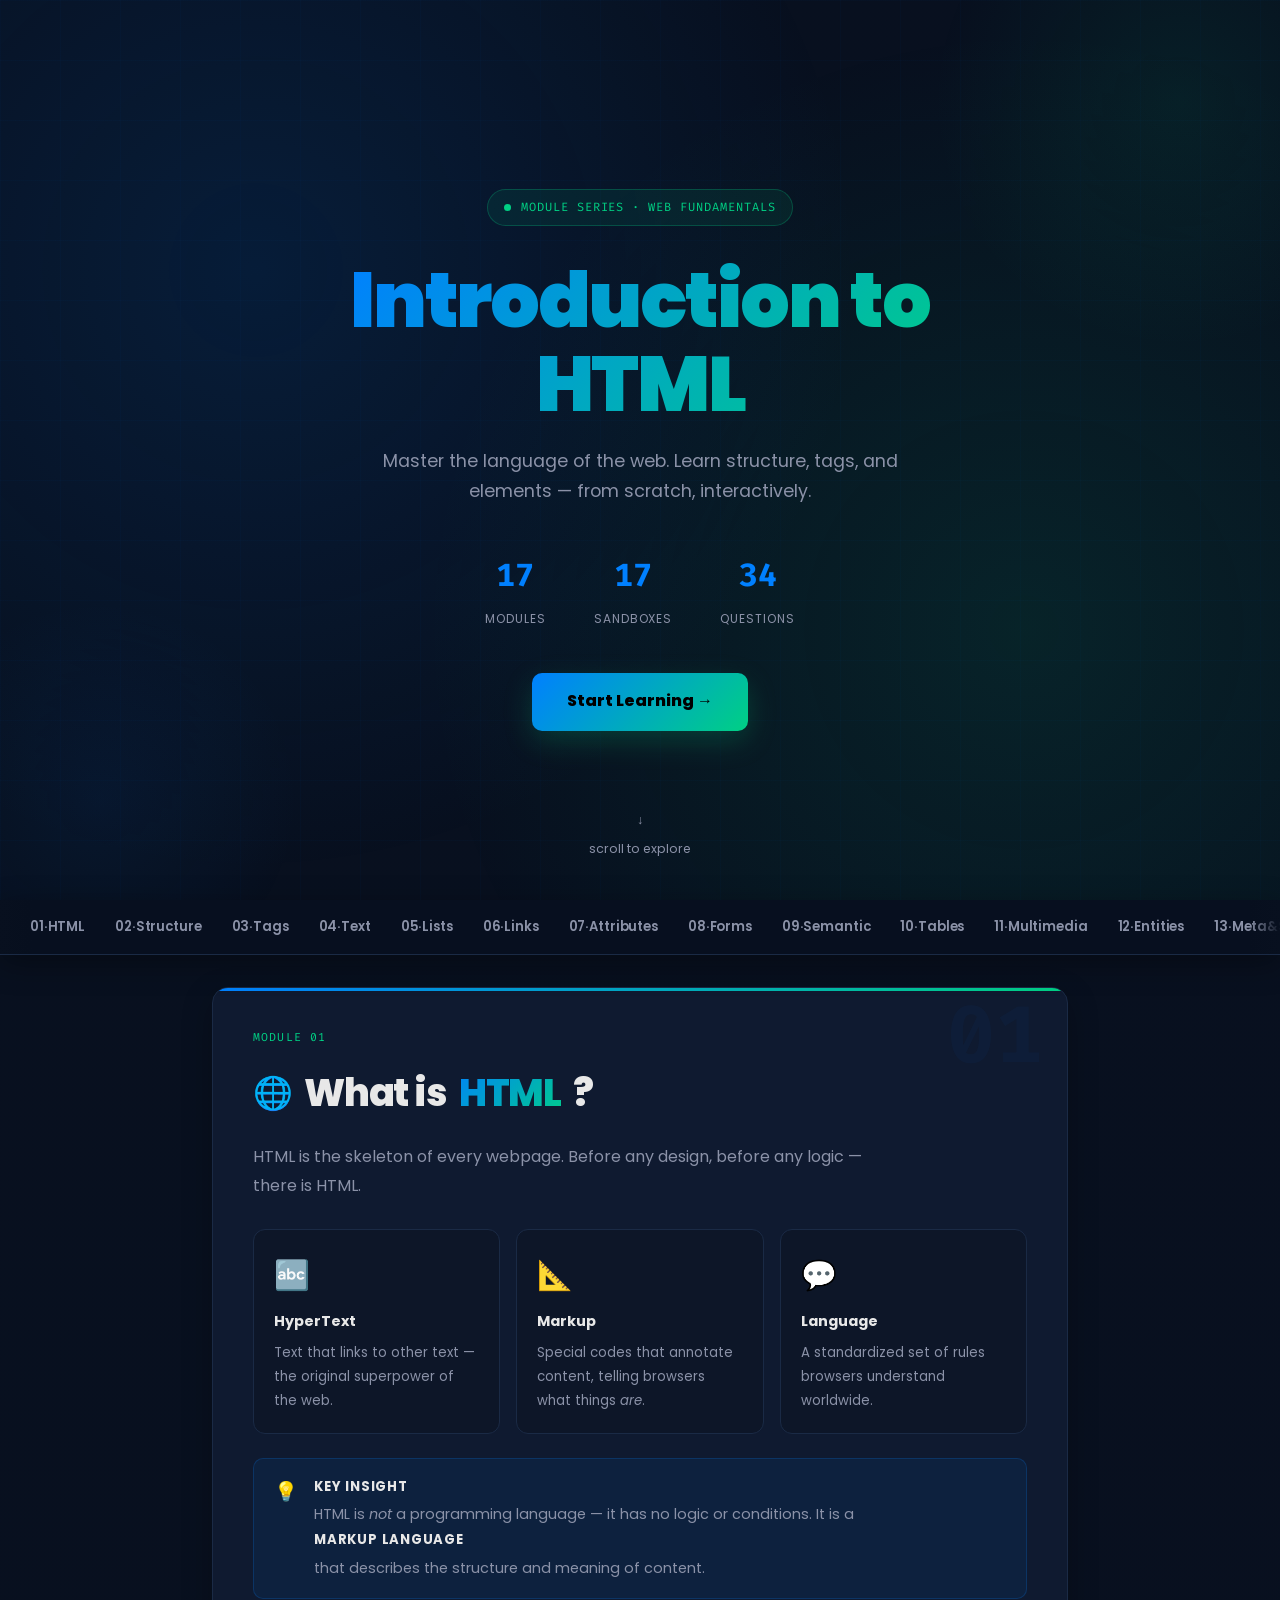
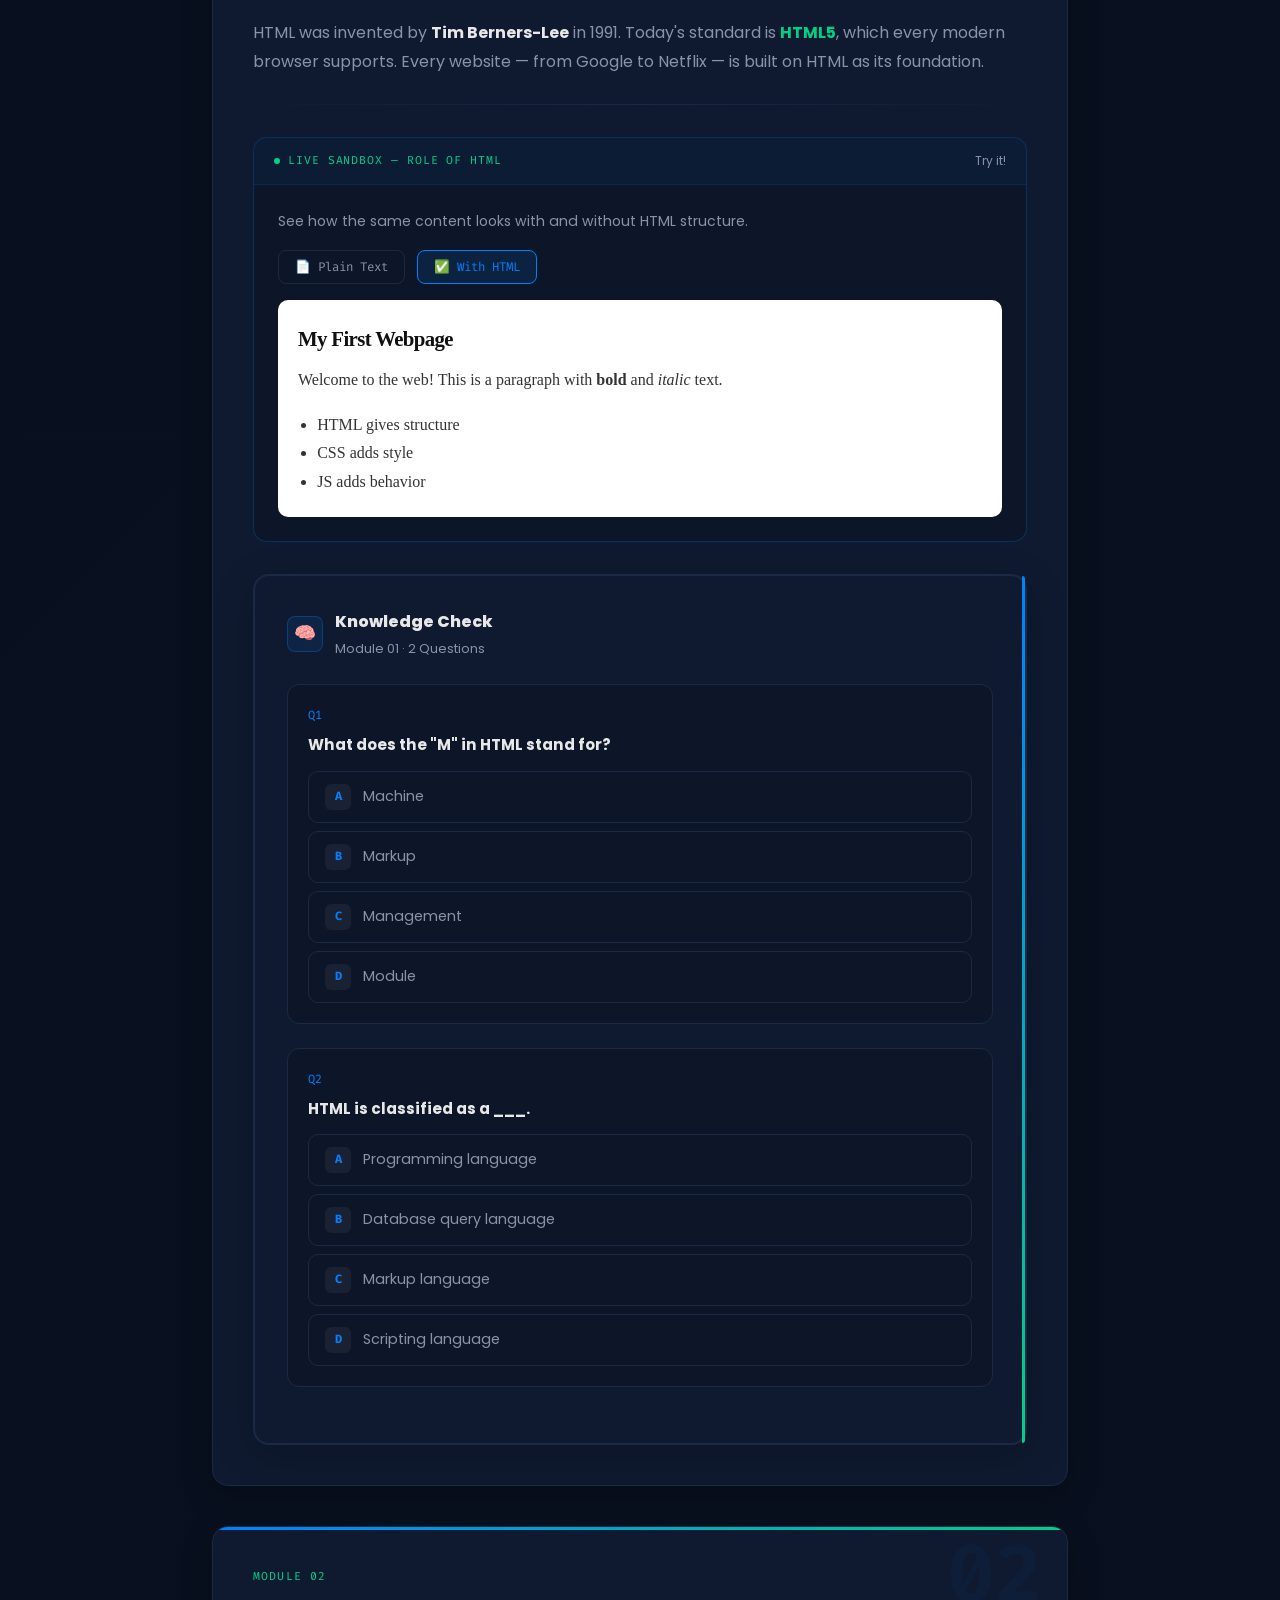
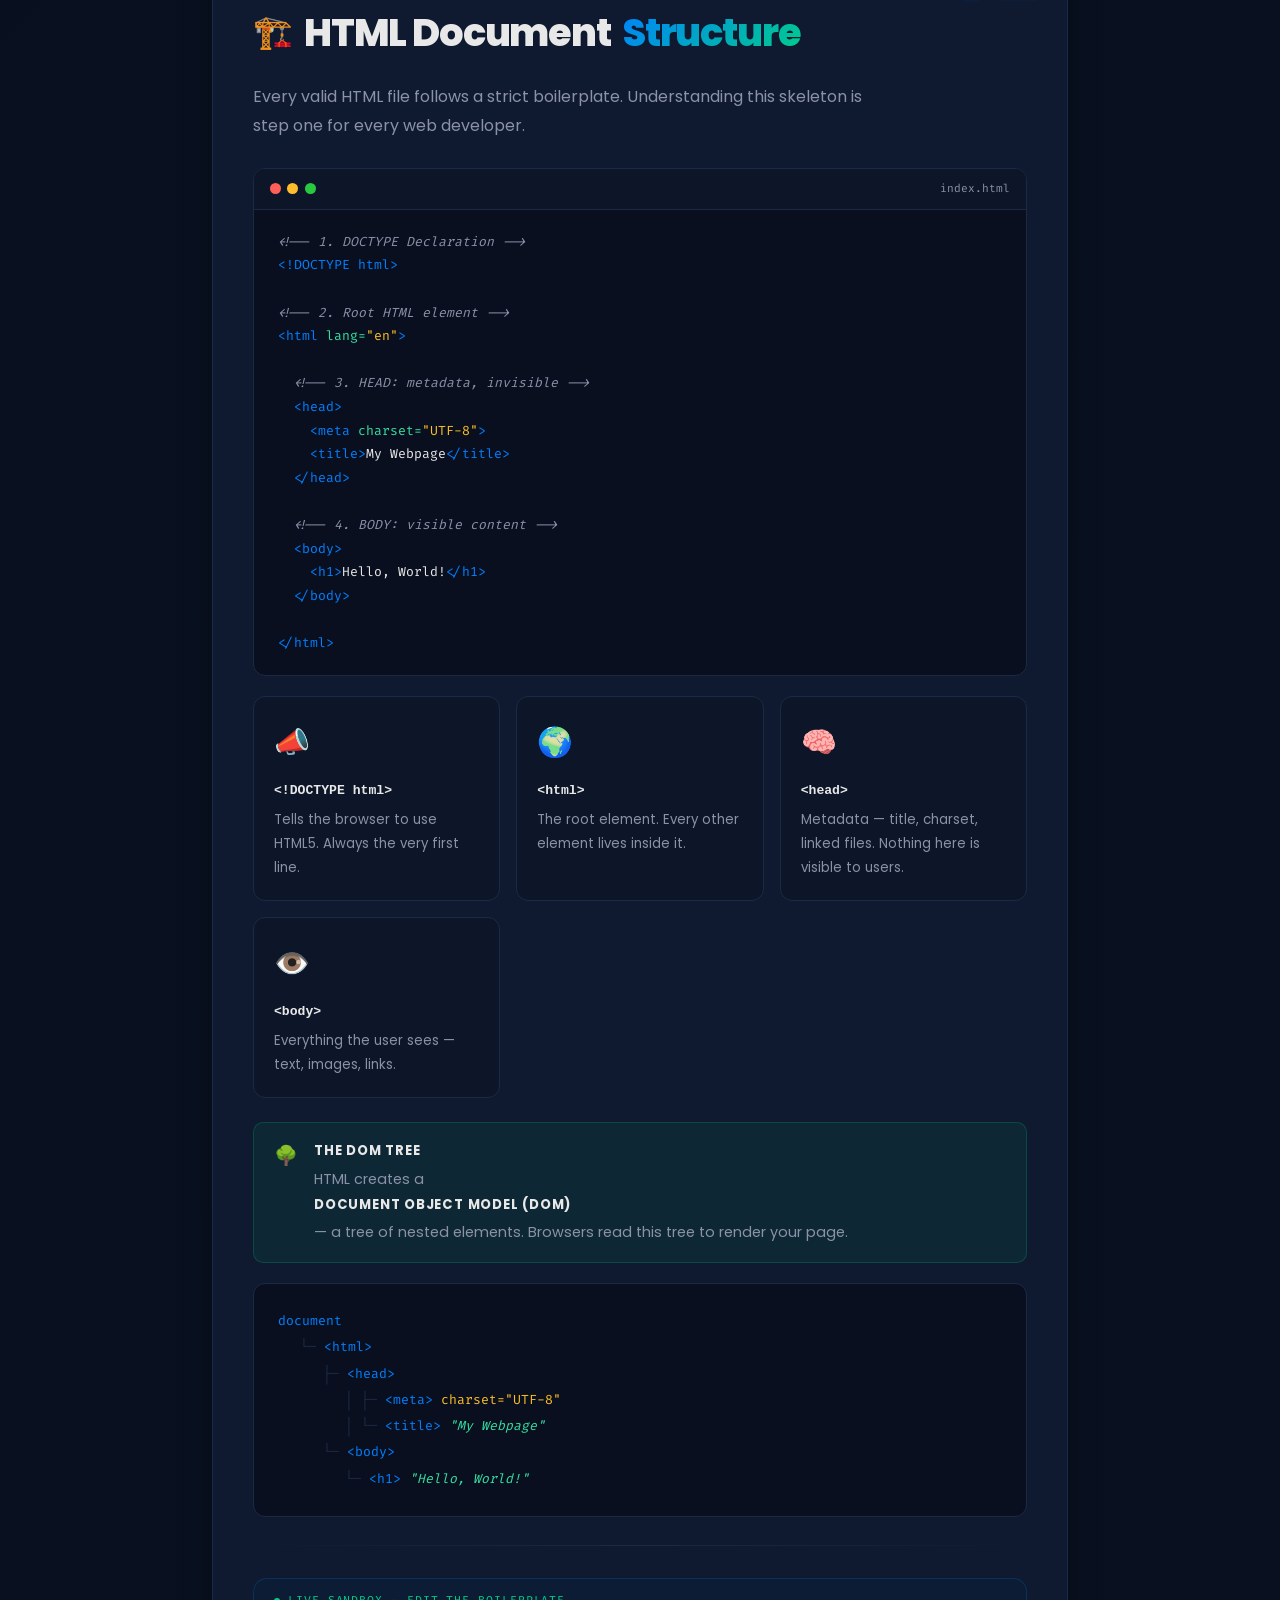
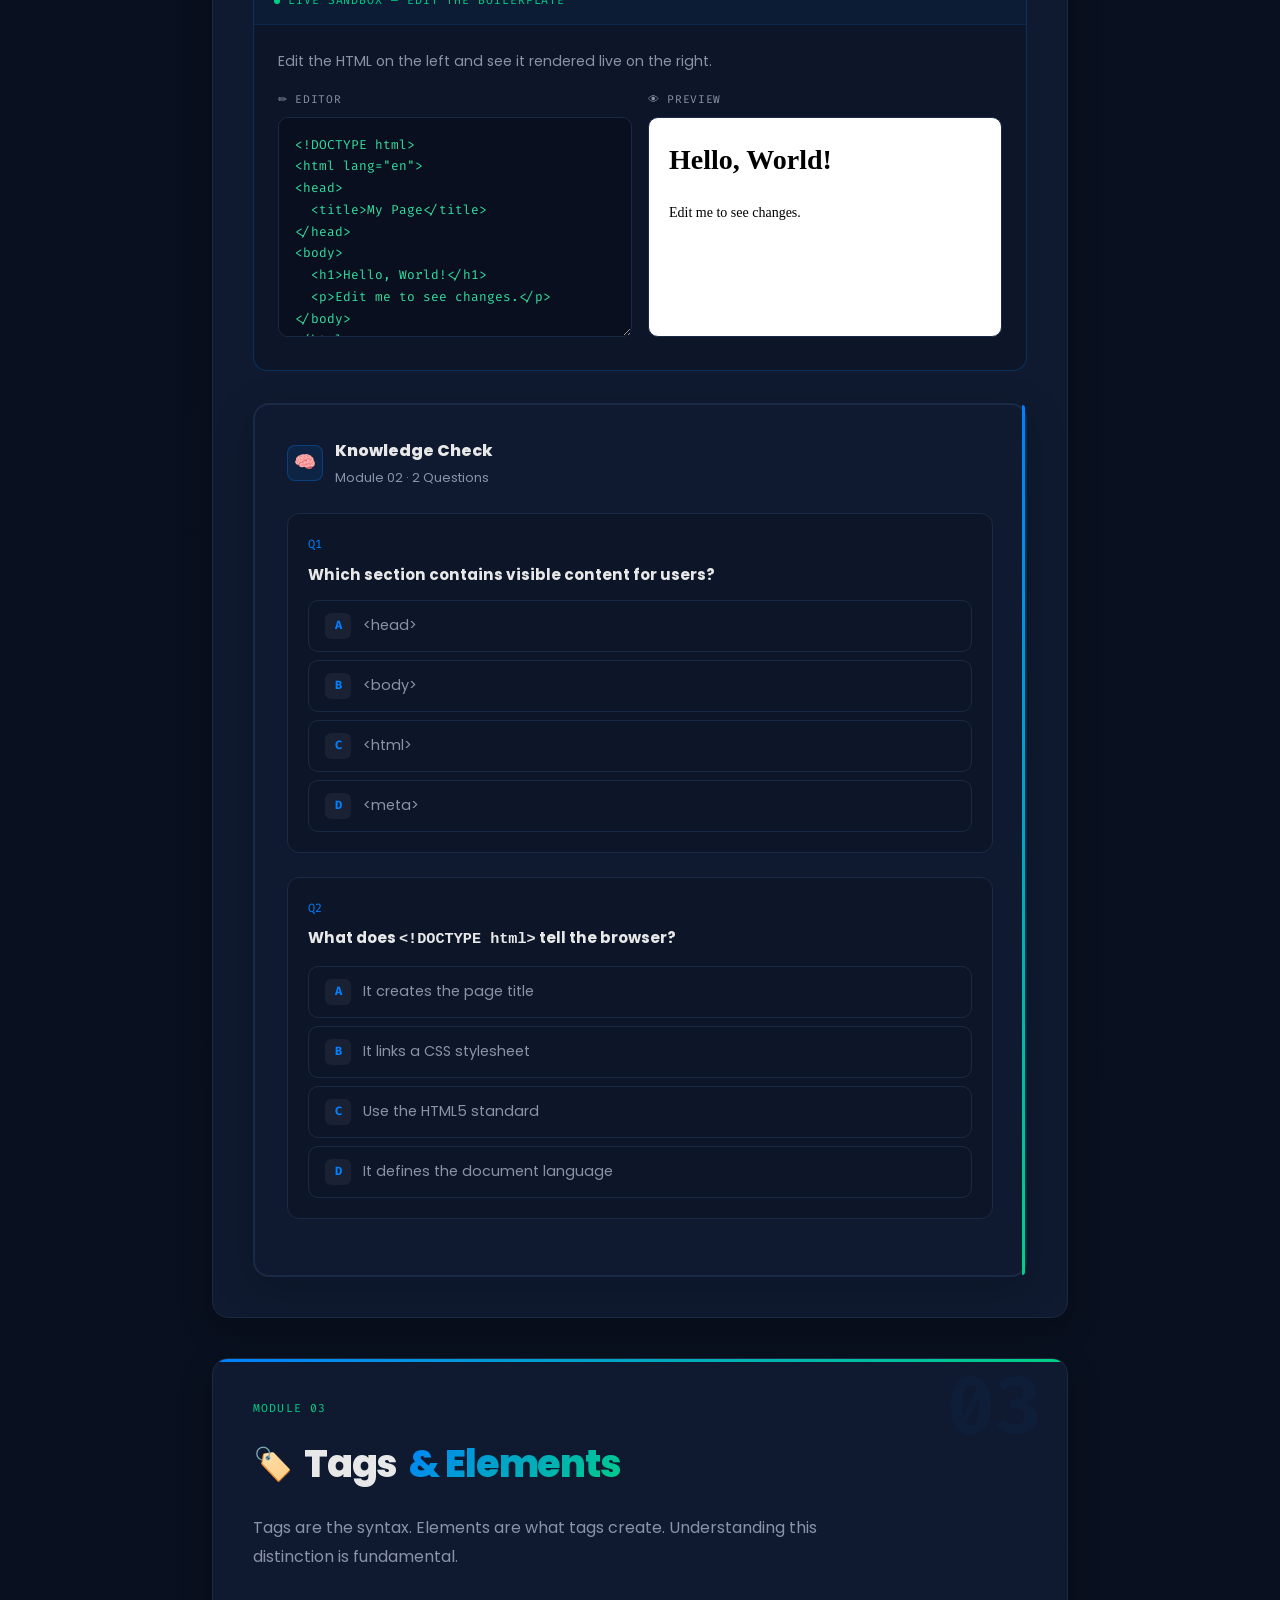
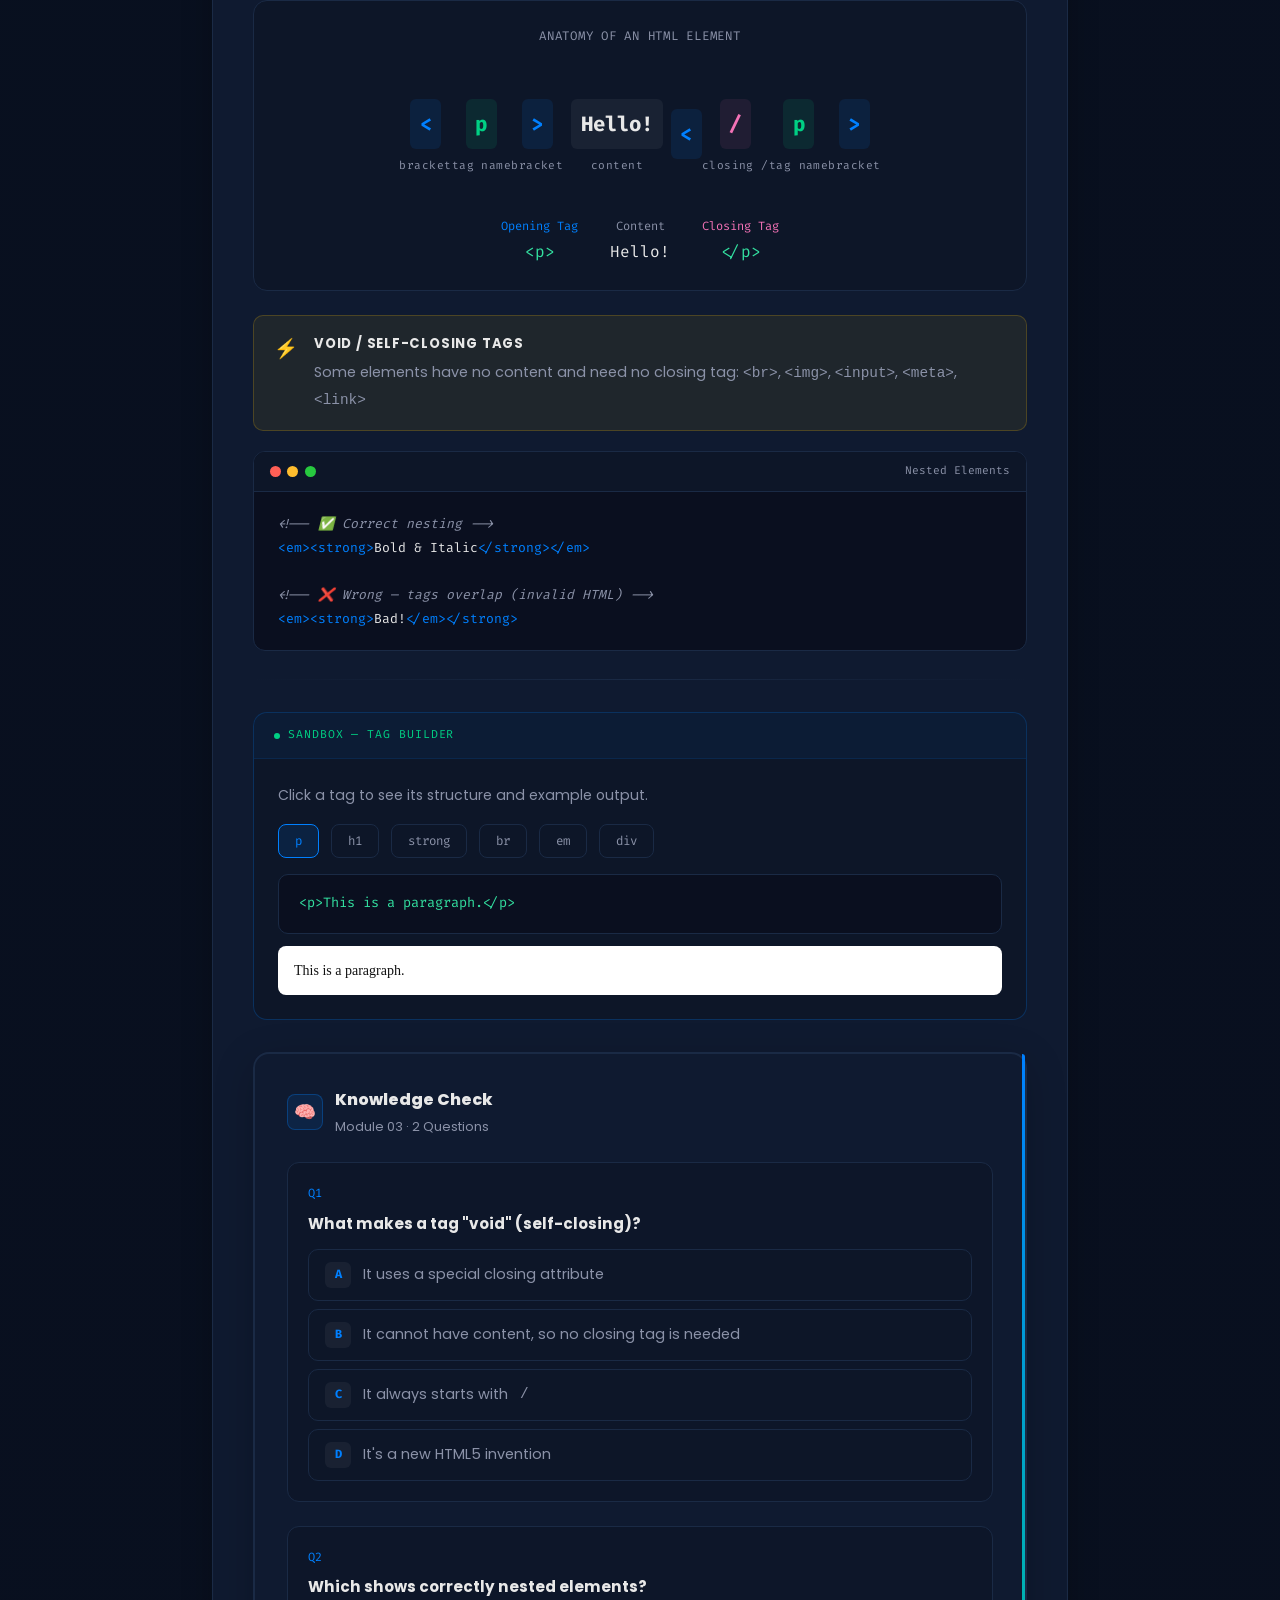
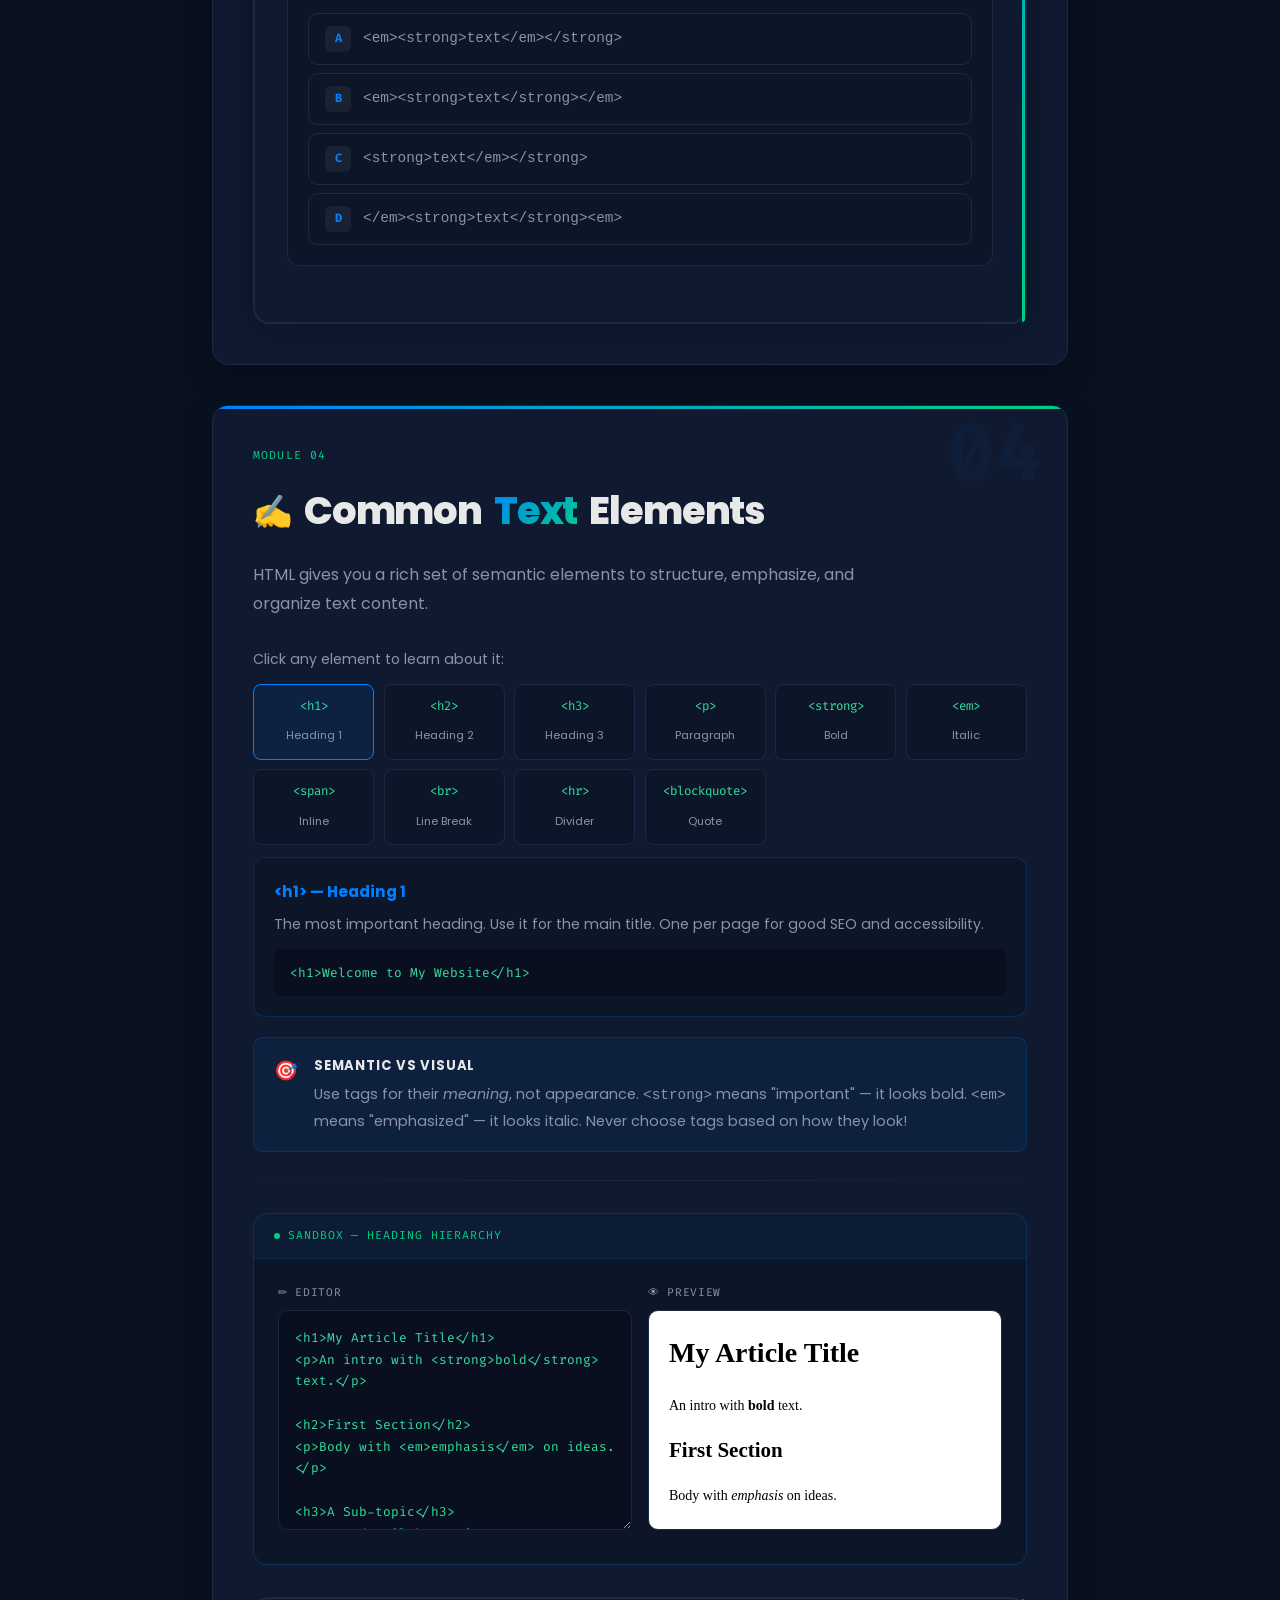
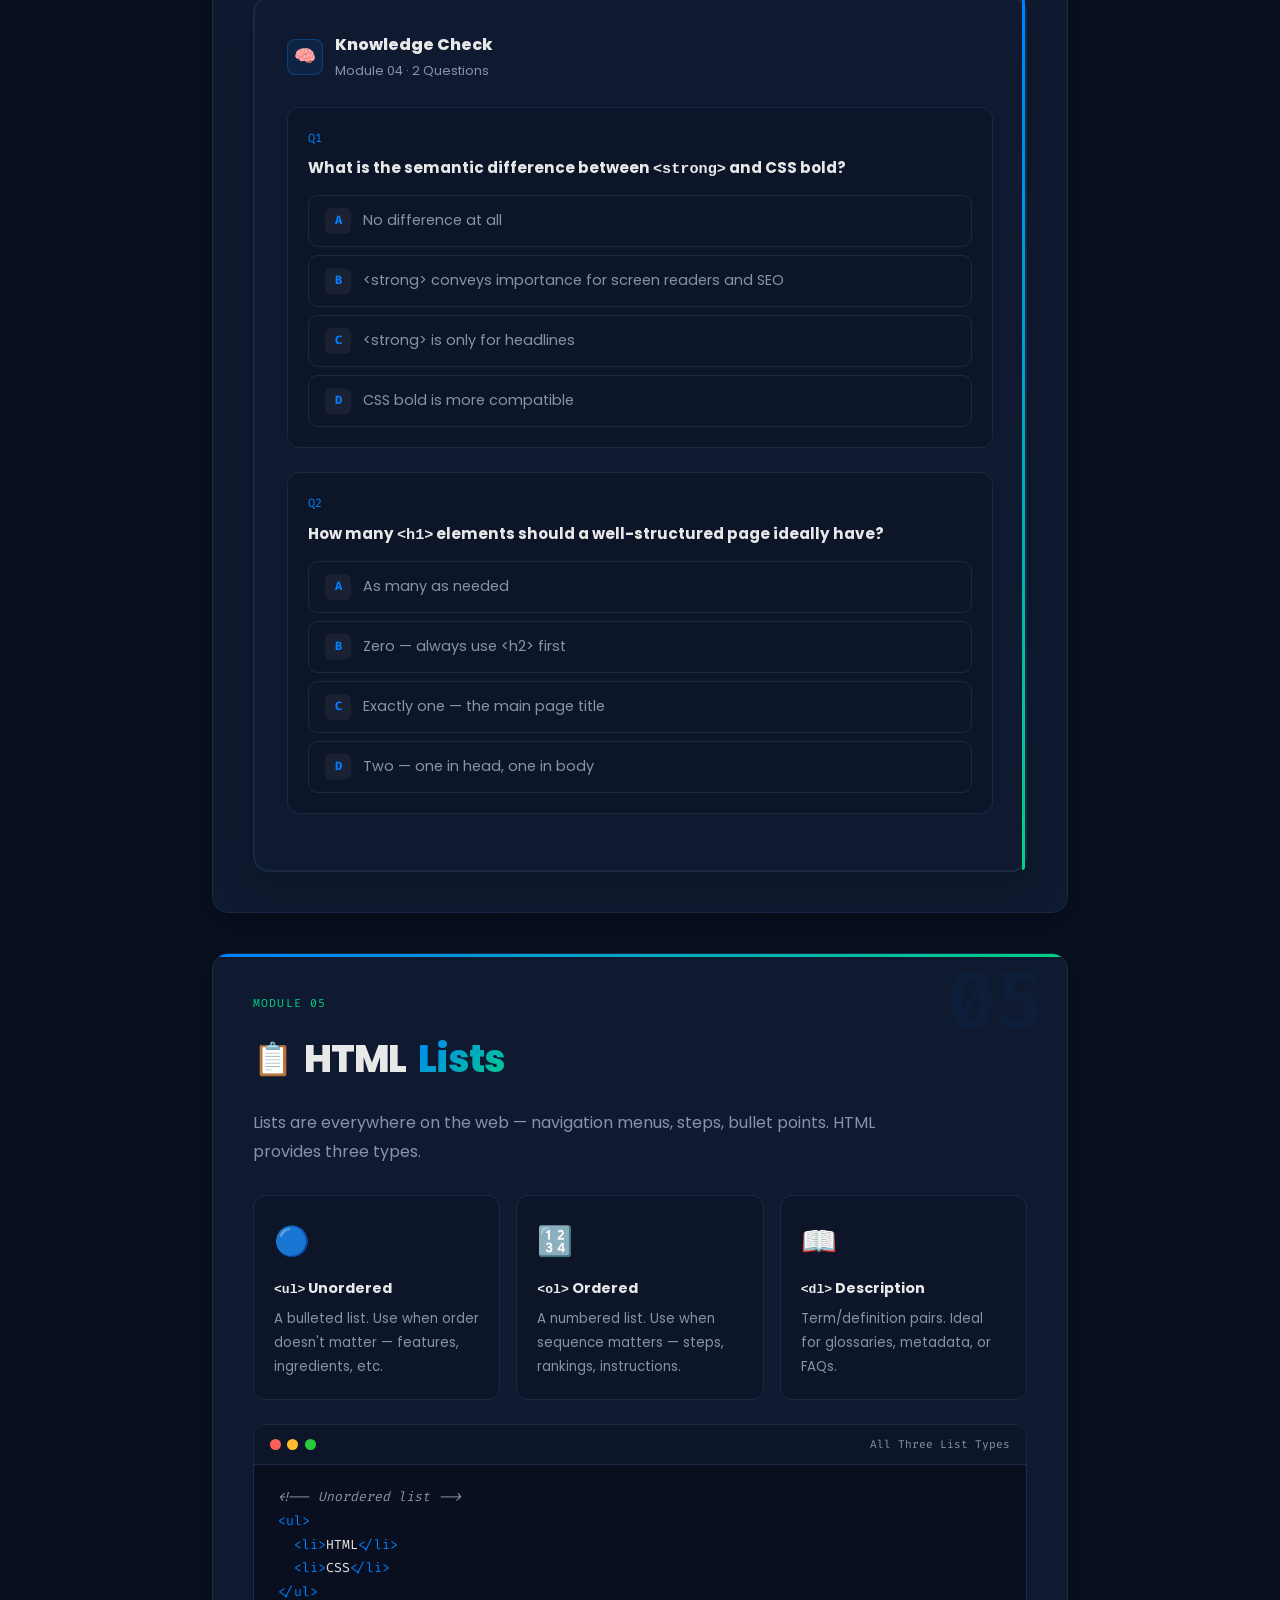
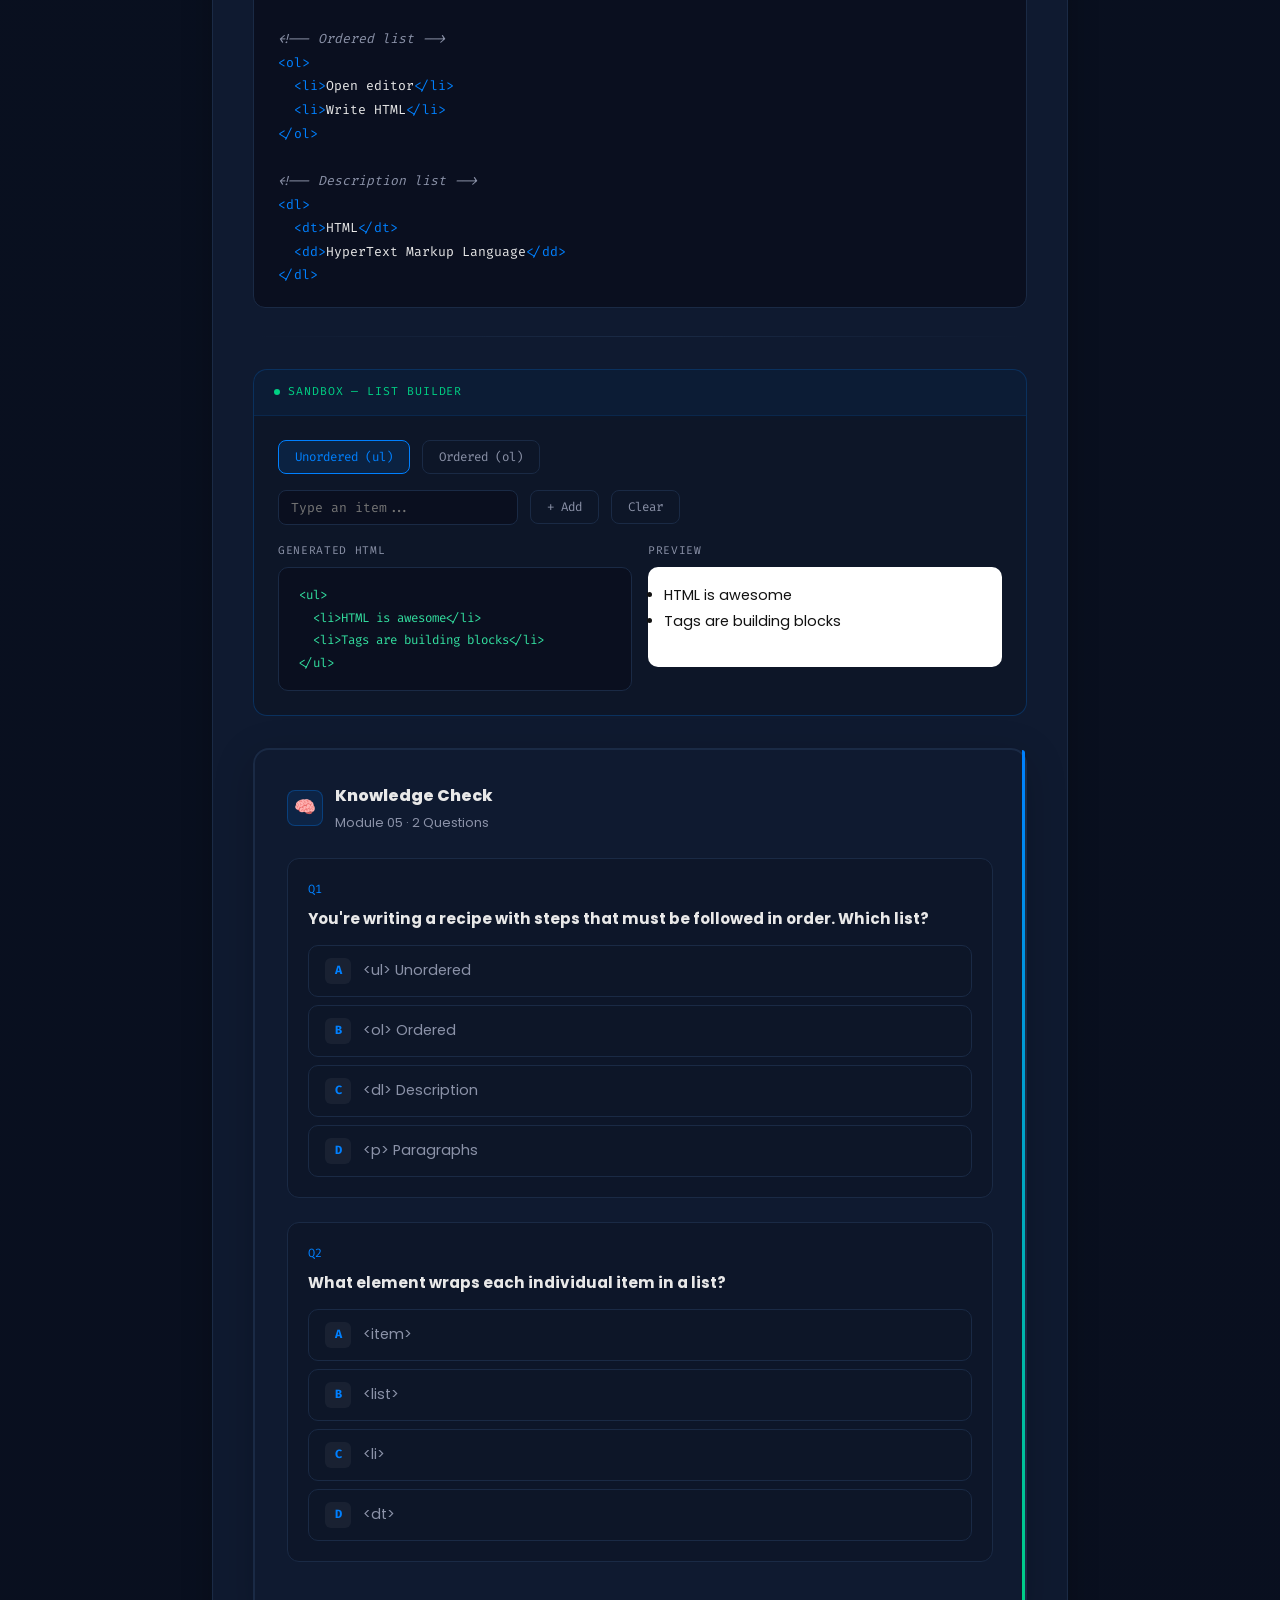
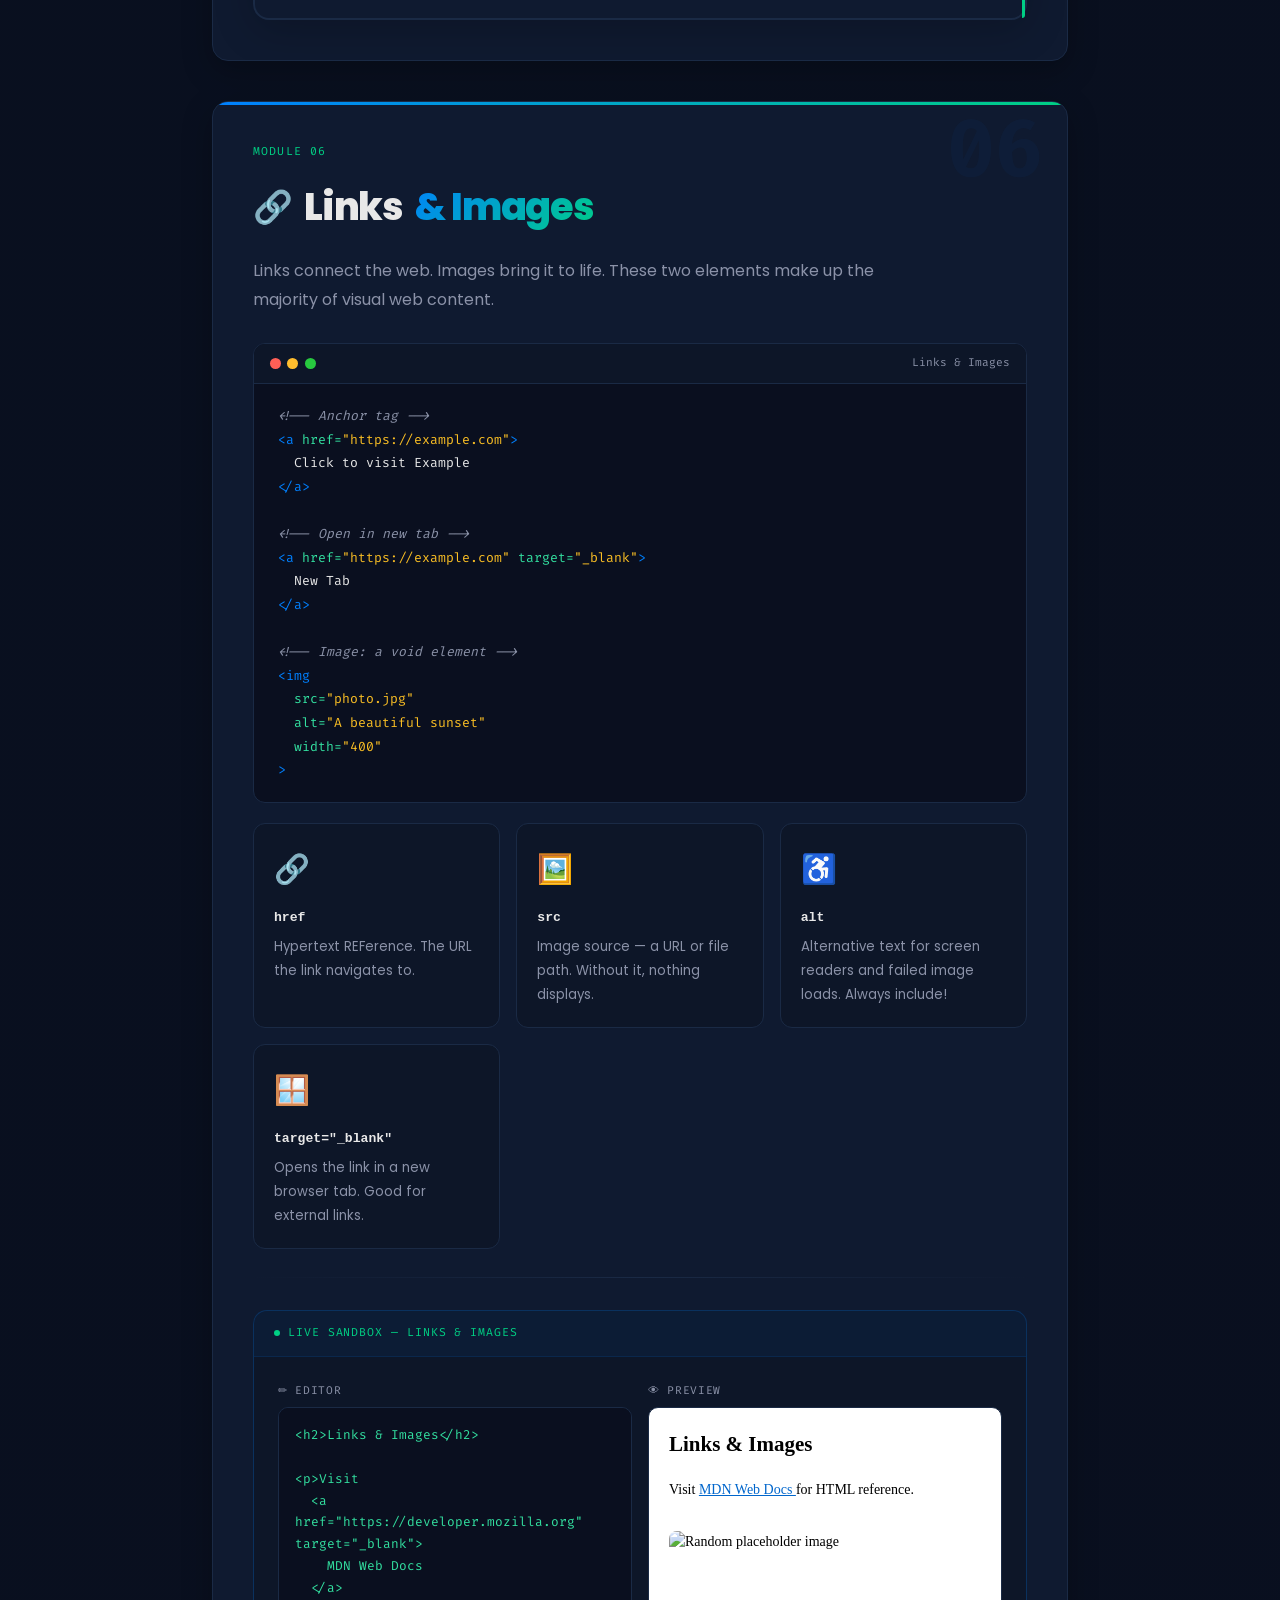
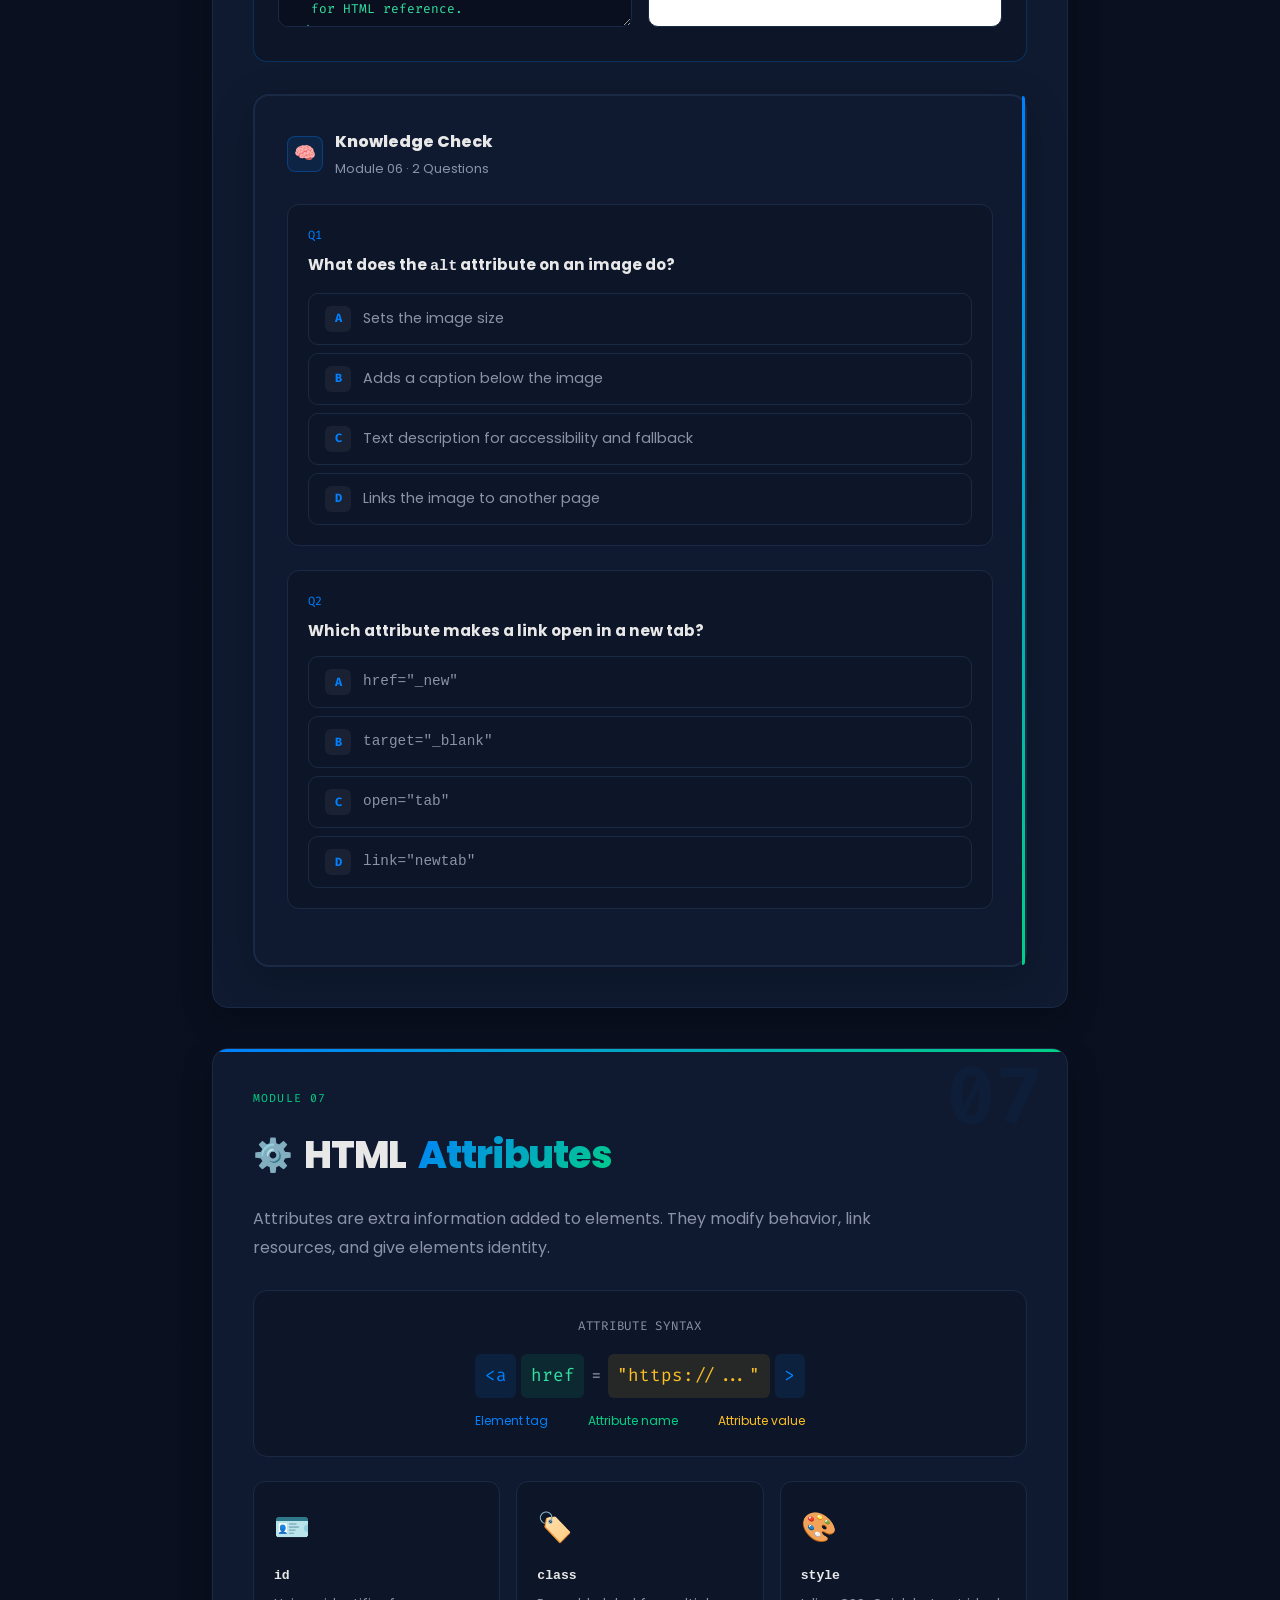
<file: gdgc-all.html>
<!DOCTYPE html>
<html lang="en">
<head>
<meta charset="UTF-8"/>
<meta name="viewport" content="width=device-width, initial-scale=1.0"/>
<title>HTML Masterclass — Structure, Tags & Elements</title>
<link rel="preconnect" href="https://fonts.googleapis.com">
<link href="https://fonts.googleapis.com/css2?family=Poppins:wght@300;400;600;700;800;900&family=Fira+Code:wght@400;600&display=swap" rel="stylesheet">
<style>
/* ══════════════════════════════════════════════
   ROOT VARIABLES — Your Design System
══════════════════════════════════════════════ */
:root {
  --primary:       #0066cc;
  --primary-light: #0080ff;
  --primary-dark:  #004499;
  --accent:        #00d084;
  --accent-light:  #33e0a0;
  --accent-dark:   #00b366;
  --bg:            #08101f;
  --bg-card:       #0f1a30;
  --bg-alt:        #0d1628;
  --text:          #e8e8e8;
  --text-muted:    #8b92a8;
  --border:        #1a2a45;
  --success:       #00d084;
  --warning:       #ffc107;
  --danger:        #ff4757;
  --mono: 'Fira Code', monospace;
  --sans: 'Poppins', 'Segoe UI', sans-serif;
}

*, *::before, *::after { box-sizing: border-box; margin: 0; padding: 0; }
html { scroll-behavior: smooth; }

body {
  font-family: var(--sans);
  background: linear-gradient(135deg, var(--bg) 0%, #0a0f1f 50%, var(--bg-alt) 100%);
  color: var(--text);
  line-height: 1.8;
  font-size: 16px;
  overflow-x: hidden;
}

/* Grid overlay */
body::after {
  content: '';
  position: fixed; inset: 0;
  background-image:
    linear-gradient(rgba(0,102,204,0.03) 1px, transparent 1px),
    linear-gradient(90deg, rgba(0,102,204,0.03) 1px, transparent 1px);
  background-size: 60px 60px;
  pointer-events: none;
  z-index: 0;
}

/* ══════════════════════════════════════════════
   PROGRESS BAR
══════════════════════════════════════════════ */
.progress-bar {
  position: fixed;
  top: 0; left: 0;
  height: 3px;
  background: linear-gradient(90deg, var(--primary-light), var(--accent));
  width: 0%;
  z-index: 9999;
  box-shadow: 0 0 20px rgba(0,208,132,0.5);
  transition: width .2s ease;
}

/* ══════════════════════════════════════════════
   HEADER
══════════════════════════════════════════════ */
header {
  text-align: center;
  min-height: 100vh;
  display: flex;
  flex-direction: column;
  align-items: center;
  justify-content: center;
  padding: 100px 40px 80px;
  background:
    radial-gradient(circle at 20% 30%, rgba(0,102,204,0.15) 0%, transparent 50%),
    radial-gradient(circle at 80% 70%, rgba(0,208,132,0.1) 0%, transparent 50%);
  position: relative;
  overflow: hidden;
  z-index: 1;
}

header::before {
  content: '';
  position: absolute;
  width: 500px; height: 500px;
  background: radial-gradient(circle, rgba(0,208,132,0.08) 0%, transparent 70%);
  border-radius: 50%;
  top: -150px; right: -150px;
}
header::after {
  content: '';
  position: absolute;
  width: 400px; height: 400px;
  background: radial-gradient(circle, rgba(0,102,204,0.08) 0%, transparent 70%);
  border-radius: 50%;
  bottom: -100px; left: -100px;
}

.header-badge {
  display: inline-flex; align-items: center; gap: .6rem;
  font-family: var(--mono);
  font-size: .75rem;
  color: var(--accent);
  background: rgba(0,208,132,0.08);
  border: 1px solid rgba(0,208,132,0.25);
  border-radius: 99px;
  padding: .4rem 1rem;
  margin-bottom: 2rem;
  letter-spacing: .08em;
  position: relative; z-index: 2;
}
.header-badge::before {
  content: '';
  width: 7px; height: 7px;
  background: var(--accent);
  border-radius: 50%;
  animation: pulse 2s infinite;
}

header h1 {
  font-size: clamp(2.8rem, 6vw, 5rem);
  font-weight: 900;
  background: linear-gradient(135deg, var(--primary-light), var(--accent));
  -webkit-background-clip: text;
  -webkit-text-fill-color: transparent;
  background-clip: text;
  margin-bottom: 1.25rem;
  line-height: 1.1;
  position: relative; z-index: 2;
  letter-spacing: -.03em;
}

.subtitle {
  font-size: 1.1rem;
  color: var(--text-muted);
  max-width: 560px;
  margin: 0 auto 2.5rem;
  position: relative; z-index: 2;
  line-height: 1.7;
}

.hero-stats {
  display: flex; gap: 3rem;
  margin-bottom: 2.5rem;
  position: relative; z-index: 2;
}
.stat-num  { font-size: 2rem; font-weight: 800; color: var(--primary-light); font-family: var(--mono); display: block; }
.stat-label{ font-size: .75rem; color: var(--text-muted); text-transform: uppercase; letter-spacing: .08em; }

.btn-start {
  display: inline-flex; align-items: center; gap: .6rem;
  background: linear-gradient(135deg, var(--primary-light), var(--accent));
  color: #000;
  font-weight: 800;
  font-size: 1rem;
  padding: .9rem 2.2rem;
  border-radius: 10px;
  border: none;
  cursor: pointer;
  text-decoration: none;
  transition: all .3s;
  box-shadow: 0 10px 30px rgba(0,208,132,0.2);
  position: relative; z-index: 2;
}
.btn-start:hover {
  transform: translateY(-4px);
  box-shadow: 0 15px 40px rgba(0,208,132,0.4);
}

.scroll-hint {
  position: absolute; bottom: 2.5rem; left: 50%; transform: translateX(-50%);
  font-size: .78rem; color: var(--text-muted);
  display: flex; flex-direction: column; align-items: center; gap: .4rem;
  z-index: 2;
  animation: float 3s ease-in-out infinite;
}
@keyframes float {
  0%,100% { transform: translateX(-50%) translateY(0); }
  50%      { transform: translateX(-50%) translateY(-8px); }
}
@keyframes pulse {
  0%,100% { opacity:1; box-shadow:0 0 0 0 rgba(0,208,132,.4); }
  50%      { opacity:.7; box-shadow:0 0 0 6px rgba(0,208,132,0); }
}

/* ══════════════════════════════════════════════
   NAV — single scrollable row
══════════════════════════════════════════════ */
nav {
  position: sticky; top: 0; z-index: 100;
  background: rgba(8,16,31,0.97);
  backdrop-filter: blur(15px);
  border-bottom: 1px solid var(--border);
  box-shadow: 0 8px 30px rgba(0,0,0,0.35);
  overflow-x: auto;
  overflow-y: hidden;
  -webkit-overflow-scrolling: touch;
  scrollbar-width: none;
}
nav::-webkit-scrollbar { display: none; }

nav .container {
  display: flex;
  align-items: center;
  gap: 2px;
  padding: 8px 16px;
  width: max-content;
  min-width: 100%;
  justify-content: flex-start;
}

/* fade edges to hint at scroll */
nav::before, nav::after {
  content: '';
  position: absolute; top: 0; bottom: 0;
  width: 32px; z-index: 2; pointer-events: none;
}
nav::before {
  left: 0;
  background: linear-gradient(90deg, rgba(8,16,31,.97), transparent);
}
nav::after {
  right: 0;
  background: linear-gradient(-90deg, rgba(8,16,31,.97), transparent);
}

nav a {
  color: var(--text-muted);
  text-decoration: none;
  font-weight: 600;
  padding: 7px 14px;
  border-radius: 8px;
  transition: all .25s;
  font-size: .82rem;
  white-space: nowrap;
  flex-shrink: 0;
  letter-spacing: -.01em;
}
nav a:hover, nav a.active {
  background: rgba(0,102,204,0.12);
  color: var(--primary-light);
}
nav a.active {
  background: rgba(0,102,204,0.18);
  box-shadow: inset 0 0 0 1px rgba(0,128,255,.25);
}

/* ══════════════════════════════════════════════
   MAIN / CONTAINER
══════════════════════════════════════════════ */
.container {
  max-width: 920px;
  margin: 0 auto;
  padding: 0 2rem;
}

main {
  position: relative; z-index: 1;
  padding: 2rem 0 8rem;
}

/* ══════════════════════════════════════════════
   MODULE / SECTION
══════════════════════════════════════════════ */
.section {
  background: var(--bg-card);
  border: 1px solid var(--border);
  border-radius: 16px;
  padding: 40px;
  margin-bottom: 40px;
  position: relative;
  overflow: hidden;
  box-shadow: 0 10px 30px rgba(0,0,0,0.25);
  opacity: 0;
  transform: translateY(24px);
  transition: opacity .6s ease, transform .6s ease;
}
.section.visible { opacity: 1; transform: translateY(0); }

.section::before {
  content: '';
  position: absolute; top: 0; left: 0; right: 0;
  height: 3px;
  background: linear-gradient(90deg, var(--primary-light), var(--accent));
}

.module-tag {
  font-family: var(--mono);
  font-size: .72rem;
  color: var(--accent);
  letter-spacing: .1em;
  text-transform: uppercase;
  margin-bottom: .6rem;
}

h2 {
  font-size: clamp(1.8rem, 3vw, 2.4rem);
  font-weight: 800;
  letter-spacing: -.03em;
  margin-bottom: 1rem;
  display: flex; align-items: center; gap: .75rem;
  color: var(--text);
}
h2 .accent-word {
  background: linear-gradient(135deg, var(--primary-light), var(--accent));
  -webkit-background-clip: text;
  -webkit-text-fill-color: transparent;
  background-clip: text;
}
h2 .emoji { font-size: 2rem; -webkit-text-fill-color: initial; }

.module-desc {
  color: var(--text-muted);
  max-width: 640px;
  font-size: 1rem;
  margin-bottom: 1.75rem;
}

h3 {
  font-size: 1.15rem;
  color: var(--primary-light);
  margin: 1.5rem 0 .75rem;
  font-weight: 700;
}

p { color: var(--text-muted); margin-bottom: 1rem; line-height: 1.8; }

.divider {
  height: 1px;
  background: linear-gradient(90deg, transparent, var(--border), transparent);
  margin: 1.75rem 0;
}

/* ══════════════════════════════════════════════
   CONCEPT CARDS
══════════════════════════════════════════════ */
.concept-grid {
  display: grid;
  grid-template-columns: repeat(auto-fit, minmax(220px, 1fr));
  gap: 1rem;
  margin-bottom: 1.5rem;
}
.concept-card {
  background: var(--bg-alt);
  border: 1px solid var(--border);
  border-radius: 12px;
  padding: 1.25rem;
  transition: border-color .2s, transform .2s;
}
.concept-card:hover { border-color: rgba(0,128,255,0.4); transform: translateY(-2px); }
.concept-card-icon  { font-size: 1.8rem; margin-bottom: .5rem; }
.concept-card h4    { font-size: .9rem; font-weight: 700; margin-bottom: .35rem; color: var(--text); }
.concept-card p     { font-size: .83rem; color: var(--text-muted); margin: 0; }
.concept-card code  { font-size: .82rem; }

/* ══════════════════════════════════════════════
   CODE BLOCKS
══════════════════════════════════════════════ */
.code-block {
  background: #0a0f1f;
  border: 1px solid var(--border);
  border-radius: 12px;
  overflow: hidden;
  margin: 1.25rem 0;
}
.code-block-header {
  display: flex; align-items: center; justify-content: space-between;
  padding: .6rem 1rem;
  background: var(--bg-alt);
  border-bottom: 1px solid var(--border);
}
.code-dots { display: flex; gap: .4rem; }
.dot { width: 11px; height: 11px; border-radius: 50%; }
.dot.red    { background: #ff5f56; }
.dot.yellow { background: #ffbd2e; }
.dot.green  { background: #27c93f; }
.code-lang {
  font-family: var(--mono);
  font-size: .7rem; color: var(--text-muted);
}
.code-block pre {
  padding: 1.25rem 1.5rem;
  font-family: var(--mono);
  font-size: .82rem;
  line-height: 1.8;
  overflow-x: auto;
  color: var(--accent-light);
}
.code-block pre .tag  { color: var(--primary-light); }
.code-block pre .attr { color: var(--accent-light); }
.code-block pre .val  { color: #fbbf24; }
.code-block pre .com  { color: var(--text-muted); font-style: italic; }
.code-block pre .txt  { color: var(--text); }

/* ══════════════════════════════════════════════
   CALLOUTS
══════════════════════════════════════════════ */
.callout {
  display: flex; gap: 1rem;
  padding: 1rem 1.25rem;
  border-radius: 10px;
  margin: 1.25rem 0;
  font-size: .9rem;
}
.callout.info { background: rgba(0,128,255,0.07); border: 1px solid rgba(0,128,255,0.2); }
.callout.tip  { background: rgba(0,208,132,0.07); border: 1px solid rgba(0,208,132,0.2); }
.callout.warn { background: rgba(255,193,7,0.07);  border: 1px solid rgba(255,193,7,0.2);  }
.callout-icon { font-size: 1.2rem; flex-shrink: 0; }
.callout-body strong { display: block; margin-bottom: .25rem; font-size: .82rem; text-transform: uppercase; letter-spacing: .06em; color: var(--text); }
.callout-body { color: var(--text-muted); }

/* ══════════════════════════════════════════════
   LIVE SANDBOX
══════════════════════════════════════════════ */
.sandbox-wrap {
  border: 1px solid rgba(0,128,255,0.25);
  border-radius: 14px;
  overflow: hidden;
  margin: 2rem 0;
  background: var(--bg-alt);
}
.sandbox-header {
  display: flex; align-items: center; justify-content: space-between;
  padding: .75rem 1.25rem;
  background: rgba(0,102,204,0.08);
  border-bottom: 1px solid rgba(0,102,204,0.15);
}
.sandbox-label {
  font-family: var(--mono);
  font-size: .72rem;
  color: var(--accent);
  letter-spacing: .08em;
  display: flex; align-items: center; gap: .5rem;
}
.sandbox-label::before {
  content: '';
  width: 6px; height: 6px;
  background: var(--accent);
  border-radius: 50%;
  animation: pulse 2s infinite;
}
.sandbox-body { padding: 1.5rem; }

.editor-preview {
  display: grid; grid-template-columns: 1fr 1fr; gap: 1rem;
}
@media (max-width: 640px) { .editor-preview { grid-template-columns: 1fr; } }

.pane-label {
  font-family: var(--mono);
  font-size: .7rem; color: var(--text-muted);
  letter-spacing: .06em; margin-bottom: .4rem;
}

.code-editor {
  width: 100%;
  height: 220px;
  background: #0a0f1f;
  border: 1px solid var(--border);
  border-radius: 10px;
  color: var(--accent-light);
  font-family: var(--mono);
  font-size: .8rem;
  line-height: 1.7;
  padding: 1rem;
  resize: vertical;
  outline: none;
  transition: border-color .2s;
}
.code-editor:focus { border-color: rgba(0,128,255,0.4); box-shadow: 0 0 15px rgba(0,128,255,0.1); }

.preview-frame {
  width: 100%;
  height: 220px;
  background: #fff;
  border: 1px solid var(--border);
  border-radius: 10px;
}

.visual-sandbox {
  background: var(--bg-alt);
  border: 1px dashed var(--border);
  border-radius: 12px;
  padding: 1.5rem;
  min-height: 120px;
  display: flex; flex-direction: column; gap: 1rem;
}

.control-row {
  display: flex; flex-wrap: wrap; gap: .75rem; align-items: center;
}

.ctrl-btn {
  padding: .5rem 1rem;
  border-radius: 8px;
  border: 1px solid var(--border);
  background: var(--bg-alt);
  color: var(--text-muted);
  font-family: var(--mono);
  font-size: .78rem;
  cursor: pointer;
  transition: all .2s;
}
.ctrl-btn:hover  { border-color: var(--primary-light); color: var(--primary-light); }
.ctrl-btn.active { background: rgba(0,102,204,0.15); border-color: var(--primary-light); color: var(--primary-light); }

.output-display {
  background: #0a0f1f;
  border: 1px solid var(--border);
  border-radius: 10px;
  padding: 1rem 1.25rem;
  font-family: var(--mono);
  font-size: .85rem;
  min-height: 60px;
  color: var(--accent-light);
}

/* ══════════════════════════════════════════════
   ANATOMY DIAGRAM
══════════════════════════════════════════════ */
.tag-anatomy {
  display: flex; align-items: center; justify-content: center;
  padding: 2rem 1rem; gap: 0; flex-wrap: wrap; row-gap: 1rem;
}
.tag-part { display: flex; flex-direction: column; align-items: center; gap: .4rem; }
.tag-text {
  font-family: var(--mono);
  font-size: 1.3rem;
  font-weight: 700;
  padding: .4rem .6rem;
  border-radius: 6px;
  white-space: nowrap;
}
.tag-text.bracket { color: var(--primary-light); background: rgba(0,128,255,0.1); }
.tag-text.tagname  { color: var(--accent); background: rgba(0,208,132,0.1); }
.tag-text.content  { color: var(--text); background: rgba(255,255,255,0.05); }
.tag-text.slash    { color: #f472b6; background: rgba(244,114,182,0.08); }
.tag-label { font-size: .7rem; color: var(--text-muted); font-family: var(--mono); letter-spacing: .04em; }

/* ══════════════════════════════════════════════
   ELEMENT EXPLORER
══════════════════════════════════════════════ */
.element-grid {
  display: grid;
  grid-template-columns: repeat(auto-fill, minmax(120px,1fr));
  gap: .6rem; margin-bottom: .75rem;
}
.element-chip {
  background: var(--bg-alt);
  border: 1px solid var(--border);
  border-radius: 8px;
  padding: .6rem .7rem;
  cursor: pointer;
  transition: all .2s;
  text-align: center;
}
.element-chip:hover, .element-chip.active {
  border-color: var(--primary-light);
  background: rgba(0,102,204,0.1);
}
.element-chip code {
  font-family: var(--mono);
  font-size: .78rem;
  color: var(--accent-light);
  display: block; margin-bottom: .2rem;
  background: none; padding: 0;
}
.element-chip span { font-size: .7rem; color: var(--text-muted); }

.element-detail {
  margin-top: .75rem;
  padding: 1.25rem;
  background: var(--bg-alt);
  border: 1px solid rgba(0,128,255,0.2);
  border-radius: 12px;
  display: none;
  animation: fadeIn .25s ease;
}
.element-detail.show { display: block; }
@keyframes fadeIn { from{opacity:0;transform:translateY(6px)} to{opacity:1;transform:translateY(0)} }
.element-detail h4 { font-size: .95rem; font-weight: 700; margin-bottom: .4rem; color: var(--primary-light); }
.element-detail p  { font-size: .88rem; margin-bottom: .75rem; }
.element-detail .example {
  font-family: var(--mono); font-size: .8rem;
  background: #0a0f1f; padding: .75rem 1rem;
  border-radius: 8px; color: var(--accent-light);
}

/* ══════════════════════════════════════════════
   LIST BUILDER
══════════════════════════════════════════════ */
.attr-input {
  flex: 1; min-width: 140px;
  background: #0a0f1f;
  border: 1px solid var(--border);
  border-radius: 8px;
  color: var(--text);
  font-family: var(--mono);
  font-size: .82rem;
  padding: .5rem .75rem;
  outline: none;
  transition: border-color .2s;
}
.attr-input:focus { border-color: rgba(0,128,255,0.4); box-shadow: 0 0 12px rgba(0,128,255,0.15); }

/* ══════════════════════════════════════════════
   ATTRIBUTE BUILDER
══════════════════════════════════════════════ */
.attr-builder { display: flex; flex-direction: column; gap: 1rem; }
.attr-row { display: flex; align-items: center; gap: .75rem; flex-wrap: wrap; }
.attr-row label { font-size: .82rem; color: var(--text-muted); width: 70px; flex-shrink: 0; }
.attr-output {
  background: #0a0f1f;
  border: 1px solid var(--border);
  border-radius: 10px;
  padding: 1rem 1.25rem;
  font-family: var(--mono);
  font-size: .85rem;
  color: var(--accent-light);
  word-break: break-all;
}

/* ══════════════════════════════════════════════
   DOM TREE
══════════════════════════════════════════════ */
.tree-display {
  background: #0a0f1f;
  border: 1px solid var(--border);
  border-radius: 12px;
  padding: 1.5rem;
  font-family: var(--mono);
  font-size: .82rem;
  line-height: 2;
}
.tree-tag   { color: var(--primary-light); }
.tree-text  { color: var(--accent-light); font-style: italic; }
.tree-attr  { color: #fbbf24; }
.tree-branch{ color: var(--border); }
.tree-indent{ margin-left: 1.4rem; }

/* ══════════════════════════════════════════════
   QUIZ
══════════════════════════════════════════════ */
.quiz-wrap {
  background: var(--bg-card);
  border: 2px solid var(--border);
  border-radius: 16px;
  padding: 2rem;
  margin-top: 2rem;
  position: relative;
  box-shadow: 0 10px 40px rgba(0,0,0,0.2);
}
.quiz-wrap::before {
  content: '';
  position: absolute; right: 0; top: 0; bottom: 0;
  width: 3px;
  background: linear-gradient(180deg, var(--primary-light), var(--accent));
  border-radius: 0 16px 16px 0;
}
.quiz-header {
  display: flex; align-items: center; gap: .75rem;
  margin-bottom: 1.5rem;
}
.quiz-icon {
  width: 36px; height: 36px;
  background: rgba(0,128,255,0.1);
  border: 1px solid rgba(0,128,255,0.3);
  border-radius: 8px;
  display: flex; align-items: center; justify-content: center;
  font-size: 1.1rem;
}
.quiz-title { font-weight: 800; font-size: 1rem; }
.quiz-sub   { font-size: .8rem; color: var(--text-muted); }

.question-block {
  margin-bottom: 1.5rem;
  background: rgba(0,0,0,0.15);
  padding: 1.25rem;
  border-radius: 12px;
  border: 1px solid var(--border);
}
.question-num  { font-family: var(--mono); font-size: .75rem; color: var(--primary-light); margin-bottom: .3rem; }
.question-text { font-size: .95rem; font-weight: 700; color: var(--text); margin-bottom: .75rem; }

.options { display: flex; flex-direction: column; gap: .5rem; }
.option {
  display: flex; align-items: center; gap: .75rem;
  padding: .75rem 1rem;
  border: 1px solid var(--border);
  border-radius: 10px;
  cursor: pointer;
  transition: all .2s;
  font-size: .9rem;
  user-select: none;
  background: var(--bg-alt);
  color: var(--text-muted);
}
.option:hover:not(.disabled) {
  border-color: rgba(0,128,255,0.4);
  background: rgba(0,102,204,0.08);
  color: var(--text);
  transform: translateY(-1px);
}
.option.correct {
  border-color: var(--success) !important;
  background: rgba(0,208,132,0.1) !important;
  color: var(--success) !important;
}
.option.wrong {
  border-color: var(--danger) !important;
  background: rgba(255,71,87,0.1) !important;
  color: var(--danger) !important;
  animation: shake .4s ease;
}
.option.disabled { cursor: default; }

@keyframes shake {
  0%,100% { transform: translateX(0); }
  20% { transform: translateX(-8px); }
  40% { transform: translateX(8px); }
  60% { transform: translateX(-5px); }
  80% { transform: translateX(5px); }
}

.option-letter {
  width: 26px; height: 26px; border-radius: 6px;
  background: rgba(255,255,255,0.05);
  display: flex; align-items: center; justify-content: center;
  font-family: var(--mono); font-size: .75rem; font-weight: 700;
  flex-shrink: 0; transition: background .2s;
  color: var(--primary-light);
}
.option.correct .option-letter { background: rgba(0,208,132,0.2); color: var(--success); }
.option.wrong   .option-letter { background: rgba(255,71,87,0.2);  color: var(--danger); }

.feedback-msg {
  margin-top: .6rem; font-size: .85rem;
  padding: .6rem .9rem; border-radius: 8px; display: none;
  animation: slideIn .3s ease;
}
.feedback-msg.show    { display: block; }
.feedback-msg.correct { background: rgba(0,208,132,0.12); color: var(--success); border: 1px solid rgba(0,208,132,0.3); }
.feedback-msg.wrong   { background: rgba(255,71,87,0.12);  color: var(--danger);  border: 1px solid rgba(255,71,87,0.3); }

@keyframes slideIn {
  from { opacity:0; transform:translateY(-8px); }
  to   { opacity:1; transform:translateY(0); }
}

.quiz-reset {
  margin-top: 1rem; padding: .55rem 1.25rem;
  border-radius: 8px; border: 1px solid var(--border);
  background: var(--bg-alt); color: var(--text-muted);
  font-size: .82rem; cursor: pointer; transition: all .2s; display: none;
}
.quiz-reset:hover { border-color: var(--primary-light); color: var(--primary-light); }
.quiz-reset.show  { display: inline-flex; }

/* ══════════════════════════════════════════════
   COMPLETION
══════════════════════════════════════════════ */
.completion-wrap {
  text-align: center;
  padding: 4rem 1rem 2rem;
  position: relative;
}
.completion-wrap h2 {
  justify-content: center;
  font-size: 2rem;
  background: linear-gradient(135deg, var(--primary-light), var(--accent));
  -webkit-background-clip: text;
  -webkit-text-fill-color: transparent;
  background-clip: text;
}

/* ══════════════════════════════════════════════
   FOOTER
══════════════════════════════════════════════ */
footer {
  text-align: center;
  padding: 2.5rem 2rem;
  color: var(--text-muted);
  border-top: 1px solid var(--border);
  background: var(--bg-card);
  position: relative; z-index: 1;
}
footer strong { color: var(--accent); }

/* ══════════════════════════════════════════════
   SECTION NUMBER
══════════════════════════════════════════════ */
.section-number {
  font-family: var(--mono);
  font-size: 5rem; font-weight: 900;
  color: rgba(0,128,255,0.04);
  position: absolute; right: 1.5rem; top: .5rem;
  line-height: 1; pointer-events: none; user-select: none;
}

/* ══════════════════════════════════════════════
   MOBILE BOTTOM NAV
══════════════════════════════════════════════ */
.mobile-module-nav {
  display: none;
  position: fixed;
  bottom: 0; left: 0; right: 0;
  z-index: 200;
  background: rgba(8,16,31,0.97);
  backdrop-filter: blur(20px);
  border-top: 1px solid var(--border);
  padding: .6rem .75rem env(safe-area-inset-bottom,.5rem);
}
.mobile-nav-inner {
  display: flex; align-items: center; gap: .5rem;
}
.mob-nav-btn {
  flex-shrink: 0; width: 38px; height: 38px;
  border-radius: 8px; border: 1px solid var(--border);
  background: var(--bg-alt); color: var(--text-muted);
  font-size: 1rem; cursor: pointer;
  display: flex; align-items: center; justify-content: center;
  transition: all .2s;
}
.mob-nav-btn:active { background: rgba(0,128,255,.15); color: var(--primary-light); transform: scale(.95); }
.mob-nav-label {
  flex: 1; text-align: center;
  font-size: .72rem; font-weight: 700;
  color: var(--primary-light); font-family: var(--mono);
  letter-spacing: .04em; white-space: nowrap;
  overflow: hidden; text-overflow: ellipsis;
}
.mob-nav-dots { display: flex; gap: 3px; flex-shrink: 0; }
.mob-dot { width: 5px; height: 5px; border-radius: 50%; background: var(--border); transition: background .2s; }
.mob-dot.active { background: var(--accent); }

/* ══════════════════════════════════════════════
   RESPONSIVE — MOBILE FIRST
══════════════════════════════════════════════ */
@media (max-width: 768px) {
  header { padding: 80px 1.25rem 70px; min-height: 95vh; }
  main { padding-bottom: 5rem; }
  .container { padding: 0 1rem; }
  .section { padding: 1.25rem; border-radius: 12px; margin-bottom: 1rem; }
  .quiz-wrap { padding: 1.1rem; }
  .sandbox-body { padding: .9rem; }
  h1 { font-size: 2.4rem !important; }
  .subtitle { font-size: .95rem; }
  .hero-stats { gap: 1.25rem; }
  .stat-num { font-size: 1.4rem; }
  .stat-label { font-size: .65rem; }
  .btn-start { font-size: .88rem; padding: .8rem 1.6rem; }
  h2 { font-size: 1.5rem !important; gap: .5rem; }
  h2 .emoji { font-size: 1.5rem; }
  h3 { font-size: 1rem; }
  .module-desc { font-size: .88rem; }
  .section-number { display: none; }
  .concept-grid { grid-template-columns: 1fr; gap: .6rem; }
  .concept-card { padding: 1rem; }
  .code-block pre { font-size: .75rem; padding: 1rem; }
  .editor-preview { grid-template-columns: 1fr !important; }
  .code-editor { height: 180px; font-size: .76rem; }
  .preview-frame { height: 200px !important; }
  .element-grid { grid-template-columns: repeat(3,1fr); gap: .4rem; }
  .element-chip { padding: .5rem .4rem; }
  .element-chip code { font-size: .7rem; }
  .element-chip span { font-size: .62rem; }
  .options { gap: .4rem; }
  .option { padding: 1rem; font-size: .88rem; min-height: 52px; }
  .option-letter { width: 30px; height: 30px; font-size: .8rem; }
  .question-text { font-size: .88rem; }
  .ctrl-btn { padding: .55rem .9rem; font-size: .8rem; min-height: 40px; }
  .callout { font-size: .84rem; padding: .85rem 1rem; gap: .6rem; }
  .tag-text { font-size: 1rem; padding: .3rem .45rem; }
  .tree-display { font-size: .72rem; padding: 1rem; }
  .attr-row label { width: 55px; font-size: .78rem; }
  .attr-input { font-size: .78rem; min-width: 0; }
  .mobile-module-nav { display: block; }
}
/* ══════════════════════════════════════════════
   TASKS SECTION
══════════════════════════════════════════════ */
.task-wrap {
  background:var(--bg-card); border:1px solid var(--border);
  border-radius:16px; margin-bottom:1.5rem; overflow:hidden;
  box-shadow:0 8px 30px rgba(0,0,0,.2);
}
.task-wrap.locked { opacity:.55; pointer-events:none; filter:blur(.3px); }
@keyframes unlockPop {
  0%   { opacity:.55; transform:scale(.99); filter:blur(.3px); }
  60%  { opacity:1;   transform:scale(1.015); filter:none; }
  100% { opacity:1;   transform:scale(1); filter:none; }
}
.task-wrap.unlocking { animation:unlockPop .55s ease forwards; pointer-events:auto; }
.task-header-bar {
  display:flex; align-items:center; gap:1rem;
  padding:1.25rem 1.5rem; cursor:pointer; user-select:none; transition:background .2s;
}
.task-header-bar:hover { background:rgba(255,255,255,.02); }
.task-num-badge {
  width:46px; height:46px; flex-shrink:0; border-radius:12px;
  background:rgba(255,255,255,.04); border:1px solid rgba(255,255,255,.07);
  display:flex; align-items:center; justify-content:center;
  font-family:var(--mono); font-size:.75rem; font-weight:700;
  color:var(--tc,var(--primary-light)); letter-spacing:.04em;
}
.task-covers { font-family:var(--mono); font-size:.65rem; color:var(--text-muted); letter-spacing:.08em; text-transform:uppercase; margin-bottom:.2rem; }
.task-name   { font-size:1.05rem; font-weight:800; letter-spacing:-.02em; }
.task-lock-icon { font-size:1.1rem; margin-left:auto; }
.task-chevron { font-size:.8rem; color:var(--text-muted); transition:transform .3s; flex-shrink:0; }
.task-wrap.open .task-chevron { transform:rotate(180deg); }
.task-body-wrap { padding:0 1.5rem 1.5rem; }
.task-scenario {
  background:rgba(255,255,255,.03); border:1px solid rgba(255,255,255,.07);
  border-left:3px solid var(--primary-light); border-radius:10px;
  padding:1rem 1.2rem; margin-bottom:1.25rem; font-size:.88rem; color:var(--text-muted); line-height:1.7;
}
.task-scenario strong { display:block; margin-bottom:.3rem; font-size:.75rem; text-transform:uppercase; letter-spacing:.07em; color:var(--primary-light); }
.task-reqs-label {
  font-family:var(--mono); font-size:.68rem; letter-spacing:.1em; text-transform:uppercase;
  color:var(--text-muted); margin-bottom:.6rem; display:flex; align-items:center; gap:.5rem;
}
.task-reqs-label::after { content:""; flex:1; height:1px; background:var(--border); }
.task-reqs { list-style:none; display:flex; flex-direction:column; gap:.4rem; margin-bottom:1.25rem; padding:0; }
.task-reqs li {
  display:flex; align-items:flex-start; gap:.6rem;
  background:var(--bg-alt); border:1px solid var(--border); border-radius:8px;
  padding:.6rem .9rem; font-size:.83rem; color:var(--text-muted); line-height:1.55;
}
.task-reqs li::before { content:"\2192"; color:var(--primary-light); font-family:var(--mono); font-size:.8rem; flex-shrink:0; margin-top:.1rem; }
.task-reqs li code { font-family:var(--mono); font-size:.78rem; background:rgba(0,208,132,.1); color:var(--accent-light); padding:.05rem .3rem; border-radius:3px; }
.task-editor-wrap { display:grid; grid-template-columns:1fr 1fr; gap:1rem; margin-bottom:.75rem; }
.task-editor-col, .task-preview-col { display:flex; flex-direction:column; }
.task-pane-label { font-family:var(--mono); font-size:.68rem; color:var(--text-muted); letter-spacing:.06em; margin-bottom:.4rem; }
.task-editor {
  flex:1; width:100%; min-height:280px; background:#07090f;
  border:1px solid var(--border); border-radius:10px; color:var(--accent-light);
  font-family:var(--mono); font-size:.78rem; line-height:1.75;
  padding:.9rem; resize:vertical; outline:none; transition:border-color .2s;
}
.task-editor:focus { border-color:rgba(0,128,255,.4); box-shadow:0 0 0 3px rgba(0,128,255,.08); }
.task-preview-frame { flex:1; min-height:280px; width:100%; background:#fff; border:1px solid var(--border); border-radius:10px; }
.task-run-btn {
  margin-top:.6rem; padding:.65rem 1.4rem;
  background:linear-gradient(135deg,var(--primary-light),var(--accent));
  color:#000; font-weight:800; font-size:.9rem; border:none; border-radius:9px;
  cursor:pointer; transition:all .25s; width:100%; font-family:var(--sans);
  box-shadow:0 4px 20px rgba(0,208,132,.2);
}
.task-run-btn:hover { transform:translateY(-2px); box-shadow:0 8px 28px rgba(0,208,132,.35); }
.task-run-btn:active { transform:translateY(0); }
.task-results { background:var(--bg-alt); border:1px solid var(--border); border-radius:12px; padding:1rem 1.1rem; margin-bottom:.75rem; }
.tr-header { display:flex; align-items:center; margin-bottom:.6rem; }
.tr-title { font-family:var(--mono); font-size:.7rem; letter-spacing:.08em; color:var(--text-muted); text-transform:uppercase; }
.tr-score { font-size:.95rem; font-weight:800; margin-left:auto; }
.tr-score.all-pass { color:var(--success); }
.tr-score.partial  { color:var(--warning); }
.tr-score.no-pass  { color:var(--danger); }
.tr-item { display:flex; align-items:flex-start; gap:.6rem; padding:.5rem .7rem; border-radius:8px; font-size:.81rem; margin-bottom:.3rem; line-height:1.5; }
.tr-item.pass { background:rgba(0,208,132,.09); border:1px solid rgba(0,208,132,.25); color:var(--text); }
.tr-item.fail { background:rgba(255,71,87,.09);  border:1px solid rgba(255,71,87,.2);  color:var(--text-muted); }
.tr-icon { flex-shrink:0; }
.tr-item code { font-family:var(--mono); font-size:.76rem; background:rgba(255,255,255,.07); padding:.05rem .3rem; border-radius:3px; color:var(--accent-light); }
.task-checklist-wrap { background:var(--bg-alt); border:1px solid var(--border); border-radius:12px; padding:1rem 1.1rem; margin-top:.5rem; }
.task-cl-label { font-family:var(--mono); font-size:.68rem; letter-spacing:.1em; text-transform:uppercase; color:var(--text-muted); margin-bottom:.65rem; }
.task-cl-items { display:flex; flex-direction:column; gap:.4rem; margin-bottom:.75rem; }
.tci {
  display:flex; align-items:flex-start; gap:.65rem; padding:.6rem .85rem;
  border-radius:9px; border:1px solid var(--border); background:rgba(255,255,255,.02);
  font-size:.83rem; color:var(--text-muted); cursor:pointer; transition:all .2s; user-select:none; line-height:1.5;
}
.tci:hover { border-color:rgba(0,208,132,.3); }
.tci.checked { background:rgba(0,208,132,.08); border-color:rgba(0,208,132,.3); color:var(--text); }
.tci-box {
  width:20px; height:20px; flex-shrink:0; border-radius:5px; border:2px solid var(--border);
  display:flex; align-items:center; justify-content:center; font-size:.72rem; color:#fff; font-weight:700;
  transition:all .2s; margin-top:.15rem;
}
.tci.checked .tci-box { background:var(--success); border-color:var(--success); }
.tci.checked .tci-box::after { content:"\2713"; }
.task-unlock-msg {
  text-align:center; padding:.75rem 1rem; background:rgba(0,208,132,.1);
  border:1px solid rgba(0,208,132,.3); border-radius:9px;
  font-size:.88rem; font-weight:700; color:var(--success); animation:fadeIn .4s ease;
}
@media (max-width:640px) {
  .task-editor-wrap { grid-template-columns:1fr; }
  .task-header-bar { padding:1rem; gap:.75rem; }
  .task-body-wrap  { padding:0 1rem 1rem; }
  .task-name       { font-size:.95rem; }
  .task-num-badge  { width:40px; height:40px; }
  .task-editor     { min-height:200px; font-size:.74rem; }
  .task-preview-frame { min-height:200px; }
}

</style>
</head>
<body>

<!-- Progress Bar -->
<div class="progress-bar" id="progressBar"></div>

<!-- ════════════ HEADER ════════════ -->
<header>
  <div class="header-badge">MODULE SERIES · WEB FUNDAMENTALS</div>
  <h1>Introduction to<br>HTML</h1>
  <p class="subtitle">Master the language of the web. Learn structure, tags, and elements — from scratch, interactively.</p>
  <div class="hero-stats">
    <div class="stat"><span class="stat-num">17</span><span class="stat-label">Modules</span></div>
    <div class="stat"><span class="stat-num">17</span><span class="stat-label">Sandboxes</span></div>
    <div class="stat"><span class="stat-num">34</span><span class="stat-label">Questions</span></div>
  </div>
  <a href="#mod-intro" class="btn-start">Start Learning →</a>
  <div class="scroll-hint"><span>↓</span><span>scroll to explore</span></div>
</header>

<!-- ════════════ NAV ════════════ -->
<nav>
  <div class="container">
    <a href="#mod-intro">01·HTML</a>
    <a href="#mod-structure">02·Structure</a>
    <a href="#mod-tags">03·Tags</a>
    <a href="#mod-text">04·Text</a>
    <a href="#mod-lists">05·Lists</a>
    <a href="#mod-links">06·Links</a>
    <a href="#mod-attributes">07·Attributes</a>
    <a href="#mod-forms">08·Forms</a>
    <a href="#mod-semantic">09·Semantic</a>
    <a href="#mod-tables">10·Tables</a>
    <a href="#mod-media">11·Multimedia</a>
    <a href="#mod-entities">12·Entities</a>
    <a href="#mod-meta">13·Meta&amp;SEO</a>
    <a href="#mod-a11y">14·Accessibility</a>
    <a href="#mod-formval">15·Form Validation</a>
    <a href="#mod-global">16·Global Attrs</a>
    <a href="#mod-images-adv">17·Responsive Img</a>
  </div>
</nav>

<!-- ════════════ MOBILE BOTTOM NAV ════════════ -->
<div class="mobile-module-nav" id="mobileNav">
  <div class="mobile-nav-inner">
    <button class="mob-nav-btn" onclick="mobileNavMove(-1)">←</button>
    <div class="mob-nav-label" id="mobNavLabel">01 · What is HTML</div>
    <button class="mob-nav-btn" onclick="mobileNavMove(1)">→</button>
  </div>
  <div class="mob-nav-dots" id="mobNavDots" style="justify-content:center;margin-top:.35rem;flex-wrap:wrap;gap:3px;"></div>
</div>

<!-- ════════════ MAIN ════════════ -->
<main>
<div class="container">

<!-- ─── MODULE 1 ─── -->
<section class="section" id="mod-intro">
  <div class="section-number">01</div>
  <div class="module-tag">MODULE 01</div>
  <h2><span class="emoji">🌐</span> What is <span class="accent-word">HTML</span>?</h2>
  <p class="module-desc">HTML is the skeleton of every webpage. Before any design, before any logic — there is HTML.</p>

  <div class="concept-grid">
    <div class="concept-card">
      <div class="concept-card-icon">🔤</div>
      <h4>HyperText</h4>
      <p>Text that links to other text — the original superpower of the web.</p>
    </div>
    <div class="concept-card">
      <div class="concept-card-icon">📐</div>
      <h4>Markup</h4>
      <p>Special codes that annotate content, telling browsers what things <em>are</em>.</p>
    </div>
    <div class="concept-card">
      <div class="concept-card-icon">💬</div>
      <h4>Language</h4>
      <p>A standardized set of rules browsers understand worldwide.</p>
    </div>
  </div>

  <div class="callout info">
    <div class="callout-icon">💡</div>
    <div class="callout-body">
      <strong>Key Insight</strong>
      HTML is <em>not</em> a programming language — it has no logic or conditions. It is a <strong style="color:var(--text)">markup language</strong> that describes the structure and meaning of content.
    </div>
  </div>

  <p>HTML was invented by <strong style="color:var(--text)">Tim Berners-Lee</strong> in 1991. Today's standard is <strong style="color:var(--accent)">HTML5</strong>, which every modern browser supports. Every website — from Google to Netflix — is built on HTML as its foundation.</p>

  <div class="divider"></div>

  <div class="sandbox-wrap">
    <div class="sandbox-header">
      <div class="sandbox-label">LIVE SANDBOX — ROLE OF HTML</div>
      <span style="font-size:.75rem;color:var(--text-muted)">Try it!</span>
    </div>
    <div class="sandbox-body">
      <p style="font-size:.88rem;color:var(--text-muted);margin-bottom:1rem;">See how the same content looks with and without HTML structure.</p>
      <div class="control-row" style="margin-bottom:1rem;">
        <button class="ctrl-btn" id="noHtmlBtn" onclick="toggleHtmlRole('none')">📄 Plain Text</button>
        <button class="ctrl-btn active" id="withHtmlBtn" onclick="toggleHtmlRole('html')">✅ With HTML</button>
      </div>
      <div style="background:#fff;border-radius:10px;padding:1.25rem;color:#111;font-family:Georgia,serif;min-height:150px;transition:all .3s;" id="htmlRoleOutput">
        <h2 style="-webkit-text-fill-color:#111;background:none;font-size:1.3rem;margin-bottom:.5rem;">My First Webpage</h2>
        <p style="color:#333;">Welcome to the web! This is a paragraph with <strong>bold</strong> and <em>italic</em> text.</p>
        <ul style="margin-top:.5rem;padding-left:1.2rem;color:#333;">
          <li>HTML gives structure</li><li>CSS adds style</li><li>JS adds behavior</li>
        </ul>
      </div>
    </div>
  </div>

  <div class="quiz-wrap">
    <div class="quiz-header">
      <div class="quiz-icon">🧠</div>
      <div><div class="quiz-title">Knowledge Check</div><div class="quiz-sub">Module 01 · 2 Questions</div></div>
    </div>
    <div class="question-block" id="q1">
      <div class="question-num">Q1</div>
      <div class="question-text">What does the "M" in HTML stand for?</div>
      <div class="options">
        <div class="option" onclick="checkAnswer(this,'q1',false)"><span class="option-letter">A</span> Machine</div>
        <div class="option" onclick="checkAnswer(this,'q1',true)"><span class="option-letter">B</span> Markup</div>
        <div class="option" onclick="checkAnswer(this,'q1',false)"><span class="option-letter">C</span> Management</div>
        <div class="option" onclick="checkAnswer(this,'q1',false)"><span class="option-letter">D</span> Module</div>
      </div>
      <div class="feedback-msg" id="q1-feedback"></div>
    </div>
    <div class="question-block" id="q2">
      <div class="question-num">Q2</div>
      <div class="question-text">HTML is classified as a ___.</div>
      <div class="options">
        <div class="option" onclick="checkAnswer(this,'q2',false)"><span class="option-letter">A</span> Programming language</div>
        <div class="option" onclick="checkAnswer(this,'q2',false)"><span class="option-letter">B</span> Database query language</div>
        <div class="option" onclick="checkAnswer(this,'q2',true)"><span class="option-letter">C</span> Markup language</div>
        <div class="option" onclick="checkAnswer(this,'q2',false)"><span class="option-letter">D</span> Scripting language</div>
      </div>
      <div class="feedback-msg" id="q2-feedback"></div>
    </div>
    <button class="quiz-reset" id="reset-q1q2" onclick="resetQuiz(['q1','q2'],'reset-q1q2')">↺ Try Again</button>
  </div>
</section>

<!-- ─── MODULE 2 ─── -->
<section class="section" id="mod-structure">
  <div class="section-number">02</div>
  <div class="module-tag">MODULE 02</div>
  <h2><span class="emoji">🏗️</span> HTML Document <span class="accent-word">Structure</span></h2>
  <p class="module-desc">Every valid HTML file follows a strict boilerplate. Understanding this skeleton is step one for every web developer.</p>

  <div class="code-block">
    <div class="code-block-header">
      <div class="code-dots"><div class="dot red"></div><div class="dot yellow"></div><div class="dot green"></div></div>
      <div class="code-lang">index.html</div>
    </div>
    <pre><span class="com">&lt;!-- 1. DOCTYPE Declaration --&gt;</span>
<span class="tag">&lt;!DOCTYPE html&gt;</span>

<span class="com">&lt;!-- 2. Root HTML element --&gt;</span>
<span class="tag">&lt;html</span> <span class="attr">lang</span>=<span class="val">"en"</span><span class="tag">&gt;</span>

  <span class="com">&lt;!-- 3. HEAD: metadata, invisible --&gt;</span>
  <span class="tag">&lt;head&gt;</span>
    <span class="tag">&lt;meta</span> <span class="attr">charset</span>=<span class="val">"UTF-8"</span><span class="tag">&gt;</span>
    <span class="tag">&lt;title&gt;</span><span class="txt">My Webpage</span><span class="tag">&lt;/title&gt;</span>
  <span class="tag">&lt;/head&gt;</span>

  <span class="com">&lt;!-- 4. BODY: visible content --&gt;</span>
  <span class="tag">&lt;body&gt;</span>
    <span class="tag">&lt;h1&gt;</span><span class="txt">Hello, World!</span><span class="tag">&lt;/h1&gt;</span>
  <span class="tag">&lt;/body&gt;</span>

<span class="tag">&lt;/html&gt;</span></pre>
  </div>

  <div class="concept-grid">
    <div class="concept-card">
      <div class="concept-card-icon">📣</div>
      <h4><code>&lt;!DOCTYPE html&gt;</code></h4>
      <p>Tells the browser to use HTML5. Always the very first line.</p>
    </div>
    <div class="concept-card">
      <div class="concept-card-icon">🌍</div>
      <h4><code>&lt;html&gt;</code></h4>
      <p>The root element. Every other element lives inside it.</p>
    </div>
    <div class="concept-card">
      <div class="concept-card-icon">🧠</div>
      <h4><code>&lt;head&gt;</code></h4>
      <p>Metadata — title, charset, linked files. Nothing here is visible to users.</p>
    </div>
    <div class="concept-card">
      <div class="concept-card-icon">👁️</div>
      <h4><code>&lt;body&gt;</code></h4>
      <p>Everything the user sees — text, images, links.</p>
    </div>
  </div>

  <div class="callout tip">
    <div class="callout-icon">🌳</div>
    <div class="callout-body">
      <strong>The DOM Tree</strong>
      HTML creates a <strong style="color:var(--text)">Document Object Model (DOM)</strong> — a tree of nested elements. Browsers read this tree to render your page.
    </div>
  </div>

  <div class="tree-display">
    <div><span class="tree-tag">document</span></div>
    <div class="tree-indent">
      <div><span class="tree-branch">└─ </span><span class="tree-tag">&lt;html&gt;</span></div>
      <div class="tree-indent">
        <div><span class="tree-branch">├─ </span><span class="tree-tag">&lt;head&gt;</span></div>
        <div class="tree-indent">
          <div><span class="tree-branch">│  ├─ </span><span class="tree-tag">&lt;meta&gt;</span> <span class="tree-attr">charset="UTF-8"</span></div>
          <div><span class="tree-branch">│  └─ </span><span class="tree-tag">&lt;title&gt;</span> <span class="tree-text">"My Webpage"</span></div>
        </div>
        <div><span class="tree-branch">└─ </span><span class="tree-tag">&lt;body&gt;</span></div>
        <div class="tree-indent">
          <div><span class="tree-branch">   └─ </span><span class="tree-tag">&lt;h1&gt;</span> <span class="tree-text">"Hello, World!"</span></div>
        </div>
      </div>
    </div>
  </div>

  <div class="divider"></div>

  <div class="sandbox-wrap">
    <div class="sandbox-header">
      <div class="sandbox-label">LIVE SANDBOX — EDIT THE BOILERPLATE</div>
    </div>
    <div class="sandbox-body">
      <p style="font-size:.88rem;color:var(--text-muted);margin-bottom:1rem;">Edit the HTML on the left and see it rendered live on the right.</p>
      <div class="editor-preview">
        <div>
          <div class="pane-label">✏ EDITOR</div>
          <textarea class="code-editor" id="sb2ed" spellcheck="false" oninput="updatePreview('sb2ed','sb2pv')">&lt;!DOCTYPE html&gt;
&lt;html lang="en"&gt;
&lt;head&gt;
  &lt;title&gt;My Page&lt;/title&gt;
&lt;/head&gt;
&lt;body&gt;
  &lt;h1&gt;Hello, World!&lt;/h1&gt;
  &lt;p&gt;Edit me to see changes.&lt;/p&gt;
&lt;/body&gt;
&lt;/html&gt;</textarea>
        </div>
        <div>
          <div class="pane-label">👁 PREVIEW</div>
          <iframe class="preview-frame" id="sb2pv"></iframe>
        </div>
      </div>
    </div>
  </div>

  <div class="quiz-wrap">
    <div class="quiz-header">
      <div class="quiz-icon">🧠</div>
      <div><div class="quiz-title">Knowledge Check</div><div class="quiz-sub">Module 02 · 2 Questions</div></div>
    </div>
    <div class="question-block" id="q3">
      <div class="question-num">Q1</div>
      <div class="question-text">Which section contains visible content for users?</div>
      <div class="options">
        <div class="option" onclick="checkAnswer(this,'q3',false)"><span class="option-letter">A</span> &lt;head&gt;</div>
        <div class="option" onclick="checkAnswer(this,'q3',true)"><span class="option-letter">B</span> &lt;body&gt;</div>
        <div class="option" onclick="checkAnswer(this,'q3',false)"><span class="option-letter">C</span> &lt;html&gt;</div>
        <div class="option" onclick="checkAnswer(this,'q3',false)"><span class="option-letter">D</span> &lt;meta&gt;</div>
      </div>
      <div class="feedback-msg" id="q3-feedback"></div>
    </div>
    <div class="question-block" id="q4">
      <div class="question-num">Q2</div>
      <div class="question-text">What does <code>&lt;!DOCTYPE html&gt;</code> tell the browser?</div>
      <div class="options">
        <div class="option" onclick="checkAnswer(this,'q4',false)"><span class="option-letter">A</span> It creates the page title</div>
        <div class="option" onclick="checkAnswer(this,'q4',false)"><span class="option-letter">B</span> It links a CSS stylesheet</div>
        <div class="option" onclick="checkAnswer(this,'q4',true)"><span class="option-letter">C</span> Use the HTML5 standard</div>
        <div class="option" onclick="checkAnswer(this,'q4',false)"><span class="option-letter">D</span> It defines the document language</div>
      </div>
      <div class="feedback-msg" id="q4-feedback"></div>
    </div>
    <button class="quiz-reset" id="reset-q3q4" onclick="resetQuiz(['q3','q4'],'reset-q3q4')">↺ Try Again</button>
  </div>
</section>

<!-- ─── MODULE 3 ─── -->
<section class="section" id="mod-tags">
  <div class="section-number">03</div>
  <div class="module-tag">MODULE 03</div>
  <h2><span class="emoji">🏷️</span> Tags <span class="accent-word">&amp; Elements</span></h2>
  <p class="module-desc">Tags are the syntax. Elements are what tags create. Understanding this distinction is fundamental.</p>

  <div style="background:var(--bg-alt);border:1px solid var(--border);border-radius:14px;padding:1.5rem;margin-bottom:1.5rem;">
    <p style="font-size:.78rem;color:var(--text-muted);text-align:center;font-family:var(--mono);letter-spacing:.06em;margin-bottom:1.25rem;">ANATOMY OF AN HTML ELEMENT</p>
    <div class="tag-anatomy">
      <div class="tag-part"><div class="tag-text bracket">&lt;</div><div class="tag-label">bracket</div></div>
      <div class="tag-part"><div class="tag-text tagname">p</div><div class="tag-label">tag name</div></div>
      <div class="tag-part"><div class="tag-text bracket">&gt;</div><div class="tag-label">bracket</div></div>
      <div class="tag-part" style="margin:0 .5rem"><div class="tag-text content">Hello!</div><div class="tag-label">content</div></div>
      <div class="tag-part"><div class="tag-text bracket">&lt;</div><div class="tag-label"></div></div>
      <div class="tag-part"><div class="tag-text slash">/</div><div class="tag-label">closing /</div></div>
      <div class="tag-part"><div class="tag-text tagname">p</div><div class="tag-label">tag name</div></div>
      <div class="tag-part"><div class="tag-text bracket">&gt;</div><div class="tag-label">bracket</div></div>
    </div>
    <div style="display:flex;gap:2rem;justify-content:center;margin-top:.5rem;flex-wrap:wrap;">
      <div style="text-align:center;"><div style="font-family:var(--mono);font-size:.75rem;color:var(--primary-light)">Opening Tag</div><div style="font-family:var(--mono);color:var(--accent-light)">&lt;p&gt;</div></div>
      <div style="text-align:center;"><div style="font-family:var(--mono);font-size:.75rem;color:var(--text-muted)">Content</div><div style="font-family:var(--mono);color:var(--text)">Hello!</div></div>
      <div style="text-align:center;"><div style="font-family:var(--mono);font-size:.75rem;color:#f472b6">Closing Tag</div><div style="font-family:var(--mono);color:var(--accent-light)">&lt;/p&gt;</div></div>
    </div>
  </div>

  <div class="callout warn">
    <div class="callout-icon">⚡</div>
    <div class="callout-body">
      <strong>Void / Self-Closing Tags</strong>
      Some elements have no content and need no closing tag: <code>&lt;br&gt;</code>, <code>&lt;img&gt;</code>, <code>&lt;input&gt;</code>, <code>&lt;meta&gt;</code>, <code>&lt;link&gt;</code>
    </div>
  </div>

  <div class="code-block">
    <div class="code-block-header">
      <div class="code-dots"><div class="dot red"></div><div class="dot yellow"></div><div class="dot green"></div></div>
      <div class="code-lang">Nested Elements</div>
    </div>
    <pre><span class="com">&lt;!-- ✅ Correct nesting --&gt;</span>
<span class="tag">&lt;em&gt;&lt;strong&gt;</span><span class="txt">Bold &amp; Italic</span><span class="tag">&lt;/strong&gt;&lt;/em&gt;</span>

<span class="com">&lt;!-- ❌ Wrong — tags overlap (invalid HTML) --&gt;</span>
<span class="tag">&lt;em&gt;&lt;strong&gt;</span><span class="txt">Bad!</span><span class="tag">&lt;/em&gt;&lt;/strong&gt;</span></pre>
  </div>

  <div class="divider"></div>

  <div class="sandbox-wrap">
    <div class="sandbox-header">
      <div class="sandbox-label">SANDBOX — TAG BUILDER</div>
    </div>
    <div class="sandbox-body">
      <p style="font-size:.88rem;color:var(--text-muted);margin-bottom:1rem;">Click a tag to see its structure and example output.</p>
      <div class="control-row" style="margin-bottom:1rem;" id="tagBtns">
        <button class="ctrl-btn active" onclick="showTagEx('p',this)">p</button>
        <button class="ctrl-btn" onclick="showTagEx('h1',this)">h1</button>
        <button class="ctrl-btn" onclick="showTagEx('strong',this)">strong</button>
        <button class="ctrl-btn" onclick="showTagEx('br',this)">br</button>
        <button class="ctrl-btn" onclick="showTagEx('em',this)">em</button>
        <button class="ctrl-btn" onclick="showTagEx('div',this)">div</button>
      </div>
      <div id="tagExCode" class="output-display" style="margin-bottom:.75rem;"></div>
      <div style="background:#fff;border-radius:8px;padding:.75rem 1rem;min-height:48px;color:#111;" id="tagExRender"></div>
    </div>
  </div>

  <div class="quiz-wrap">
    <div class="quiz-header">
      <div class="quiz-icon">🧠</div>
      <div><div class="quiz-title">Knowledge Check</div><div class="quiz-sub">Module 03 · 2 Questions</div></div>
    </div>
    <div class="question-block" id="q5">
      <div class="question-num">Q1</div>
      <div class="question-text">What makes a tag "void" (self-closing)?</div>
      <div class="options">
        <div class="option" onclick="checkAnswer(this,'q5',false)"><span class="option-letter">A</span> It uses a special closing attribute</div>
        <div class="option" onclick="checkAnswer(this,'q5',true)"><span class="option-letter">B</span> It cannot have content, so no closing tag is needed</div>
        <div class="option" onclick="checkAnswer(this,'q5',false)"><span class="option-letter">C</span> It always starts with <code>/</code></div>
        <div class="option" onclick="checkAnswer(this,'q5',false)"><span class="option-letter">D</span> It's a new HTML5 invention</div>
      </div>
      <div class="feedback-msg" id="q5-feedback"></div>
    </div>
    <div class="question-block" id="q6">
      <div class="question-num">Q2</div>
      <div class="question-text">Which shows correctly nested elements?</div>
      <div class="options">
        <div class="option" onclick="checkAnswer(this,'q6',false)"><span class="option-letter">A</span> <code>&lt;em&gt;&lt;strong&gt;text&lt;/em&gt;&lt;/strong&gt;</code></div>
        <div class="option" onclick="checkAnswer(this,'q6',true)"><span class="option-letter">B</span> <code>&lt;em&gt;&lt;strong&gt;text&lt;/strong&gt;&lt;/em&gt;</code></div>
        <div class="option" onclick="checkAnswer(this,'q6',false)"><span class="option-letter">C</span> <code>&lt;strong&gt;text&lt;/em&gt;&lt;/strong&gt;</code></div>
        <div class="option" onclick="checkAnswer(this,'q6',false)"><span class="option-letter">D</span> <code>&lt;/em&gt;&lt;strong&gt;text&lt;/strong&gt;&lt;em&gt;</code></div>
      </div>
      <div class="feedback-msg" id="q6-feedback"></div>
    </div>
    <button class="quiz-reset" id="reset-q5q6" onclick="resetQuiz(['q5','q6'],'reset-q5q6')">↺ Try Again</button>
  </div>
</section>

<!-- ─── MODULE 4 ─── -->
<section class="section" id="mod-text">
  <div class="section-number">04</div>
  <div class="module-tag">MODULE 04</div>
  <h2><span class="emoji">✍️</span> Common <span class="accent-word">Text</span> Elements</h2>
  <p class="module-desc">HTML gives you a rich set of semantic elements to structure, emphasize, and organize text content.</p>

  <p style="font-size:.88rem;color:var(--text-muted);margin-bottom:.75rem;">Click any element to learn about it:</p>

  <div class="element-grid" id="elementGrid">
    <div class="element-chip active" onclick="showEl('h1')"><code>&lt;h1&gt;</code><span>Heading 1</span></div>
    <div class="element-chip" onclick="showEl('h2')"><code>&lt;h2&gt;</code><span>Heading 2</span></div>
    <div class="element-chip" onclick="showEl('h3')"><code>&lt;h3&gt;</code><span>Heading 3</span></div>
    <div class="element-chip" onclick="showEl('p')"><code>&lt;p&gt;</code><span>Paragraph</span></div>
    <div class="element-chip" onclick="showEl('strong')"><code>&lt;strong&gt;</code><span>Bold</span></div>
    <div class="element-chip" onclick="showEl('em')"><code>&lt;em&gt;</code><span>Italic</span></div>
    <div class="element-chip" onclick="showEl('span')"><code>&lt;span&gt;</code><span>Inline</span></div>
    <div class="element-chip" onclick="showEl('br')"><code>&lt;br&gt;</code><span>Line Break</span></div>
    <div class="element-chip" onclick="showEl('hr')"><code>&lt;hr&gt;</code><span>Divider</span></div>
    <div class="element-chip" onclick="showEl('blockquote')"><code>&lt;blockquote&gt;</code><span>Quote</span></div>
  </div>

  <div class="element-detail show" id="elementDetail">
    <h4 id="el-name">&lt;h1&gt;</h4>
    <p id="el-desc">The top-level heading on the page. Use it for the main title. One per page is the convention for SEO and accessibility.</p>
    <div class="example" id="el-example">&lt;h1&gt;Welcome to My Website&lt;/h1&gt;</div>
  </div>

  <div class="callout info">
    <div class="callout-icon">🎯</div>
    <div class="callout-body">
      <strong>Semantic vs Visual</strong>
      Use tags for their <em>meaning</em>, not appearance. <code>&lt;strong&gt;</code> means "important" — it looks bold. <code>&lt;em&gt;</code> means "emphasized" — it looks italic. Never choose tags based on how they look!
    </div>
  </div>

  <div class="divider"></div>

  <div class="sandbox-wrap">
    <div class="sandbox-header"><div class="sandbox-label">SANDBOX — HEADING HIERARCHY</div></div>
    <div class="sandbox-body">
      <div class="editor-preview">
        <div>
          <div class="pane-label">✏ EDITOR</div>
          <textarea class="code-editor" id="sb4ed" spellcheck="false" oninput="updatePreview('sb4ed','sb4pv')">&lt;h1&gt;My Article Title&lt;/h1&gt;
&lt;p&gt;An intro with &lt;strong&gt;bold&lt;/strong&gt; text.&lt;/p&gt;

&lt;h2&gt;First Section&lt;/h2&gt;
&lt;p&gt;Body with &lt;em&gt;emphasis&lt;/em&gt; on ideas.&lt;/p&gt;

&lt;h3&gt;A Sub-topic&lt;/h3&gt;
&lt;p&gt;More detail here.&lt;/p&gt;

&lt;hr&gt;
&lt;blockquote&gt;
  "The web is for everyone."
&lt;/blockquote&gt;</textarea>
        </div>
        <div>
          <div class="pane-label">👁 PREVIEW</div>
          <iframe class="preview-frame" id="sb4pv"></iframe>
        </div>
      </div>
    </div>
  </div>

  <div class="quiz-wrap">
    <div class="quiz-header">
      <div class="quiz-icon">🧠</div>
      <div><div class="quiz-title">Knowledge Check</div><div class="quiz-sub">Module 04 · 2 Questions</div></div>
    </div>
    <div class="question-block" id="q7">
      <div class="question-num">Q1</div>
      <div class="question-text">What is the semantic difference between <code>&lt;strong&gt;</code> and CSS bold?</div>
      <div class="options">
        <div class="option" onclick="checkAnswer(this,'q7',false)"><span class="option-letter">A</span> No difference at all</div>
        <div class="option" onclick="checkAnswer(this,'q7',true)"><span class="option-letter">B</span> &lt;strong&gt; conveys importance for screen readers and SEO</div>
        <div class="option" onclick="checkAnswer(this,'q7',false)"><span class="option-letter">C</span> &lt;strong&gt; is only for headlines</div>
        <div class="option" onclick="checkAnswer(this,'q7',false)"><span class="option-letter">D</span> CSS bold is more compatible</div>
      </div>
      <div class="feedback-msg" id="q7-feedback"></div>
    </div>
    <div class="question-block" id="q8">
      <div class="question-num">Q2</div>
      <div class="question-text">How many <code>&lt;h1&gt;</code> elements should a well-structured page ideally have?</div>
      <div class="options">
        <div class="option" onclick="checkAnswer(this,'q8',false)"><span class="option-letter">A</span> As many as needed</div>
        <div class="option" onclick="checkAnswer(this,'q8',false)"><span class="option-letter">B</span> Zero — always use &lt;h2&gt; first</div>
        <div class="option" onclick="checkAnswer(this,'q8',true)"><span class="option-letter">C</span> Exactly one — the main page title</div>
        <div class="option" onclick="checkAnswer(this,'q8',false)"><span class="option-letter">D</span> Two — one in head, one in body</div>
      </div>
      <div class="feedback-msg" id="q8-feedback"></div>
    </div>
    <button class="quiz-reset" id="reset-q7q8" onclick="resetQuiz(['q7','q8'],'reset-q7q8')">↺ Try Again</button>
  </div>
</section>

<!-- ─── MODULE 5 ─── -->
<section class="section" id="mod-lists">
  <div class="section-number">05</div>
  <div class="module-tag">MODULE 05</div>
  <h2><span class="emoji">📋</span> HTML <span class="accent-word">Lists</span></h2>
  <p class="module-desc">Lists are everywhere on the web — navigation menus, steps, bullet points. HTML provides three types.</p>

  <div class="concept-grid">
    <div class="concept-card">
      <div class="concept-card-icon">🔵</div>
      <h4><code>&lt;ul&gt;</code> Unordered</h4>
      <p>A bulleted list. Use when order doesn't matter — features, ingredients, etc.</p>
    </div>
    <div class="concept-card">
      <div class="concept-card-icon">🔢</div>
      <h4><code>&lt;ol&gt;</code> Ordered</h4>
      <p>A numbered list. Use when sequence matters — steps, rankings, instructions.</p>
    </div>
    <div class="concept-card">
      <div class="concept-card-icon">📖</div>
      <h4><code>&lt;dl&gt;</code> Description</h4>
      <p>Term/definition pairs. Ideal for glossaries, metadata, or FAQs.</p>
    </div>
  </div>

  <div class="code-block">
    <div class="code-block-header">
      <div class="code-dots"><div class="dot red"></div><div class="dot yellow"></div><div class="dot green"></div></div>
      <div class="code-lang">All Three List Types</div>
    </div>
    <pre><span class="com">&lt;!-- Unordered list --&gt;</span>
<span class="tag">&lt;ul&gt;</span>
  <span class="tag">&lt;li&gt;</span><span class="txt">HTML</span><span class="tag">&lt;/li&gt;</span>
  <span class="tag">&lt;li&gt;</span><span class="txt">CSS</span><span class="tag">&lt;/li&gt;</span>
<span class="tag">&lt;/ul&gt;</span>

<span class="com">&lt;!-- Ordered list --&gt;</span>
<span class="tag">&lt;ol&gt;</span>
  <span class="tag">&lt;li&gt;</span><span class="txt">Open editor</span><span class="tag">&lt;/li&gt;</span>
  <span class="tag">&lt;li&gt;</span><span class="txt">Write HTML</span><span class="tag">&lt;/li&gt;</span>
<span class="tag">&lt;/ol&gt;</span>

<span class="com">&lt;!-- Description list --&gt;</span>
<span class="tag">&lt;dl&gt;</span>
  <span class="tag">&lt;dt&gt;</span><span class="txt">HTML</span><span class="tag">&lt;/dt&gt;</span>
  <span class="tag">&lt;dd&gt;</span><span class="txt">HyperText Markup Language</span><span class="tag">&lt;/dd&gt;</span>
<span class="tag">&lt;/dl&gt;</span></pre>
  </div>

  <div class="divider"></div>

  <div class="sandbox-wrap">
    <div class="sandbox-header"><div class="sandbox-label">SANDBOX — LIST BUILDER</div></div>
    <div class="sandbox-body">
      <div class="control-row" style="margin-bottom:1rem;">
        <button class="ctrl-btn active" id="ulBtn" onclick="switchList('ul')">Unordered (ul)</button>
        <button class="ctrl-btn" id="olBtn" onclick="switchList('ol')">Ordered (ol)</button>
      </div>
      <div class="control-row" style="margin-bottom:1rem;">
        <input type="text" id="listItemInput" class="attr-input" style="max-width:240px;" placeholder="Type an item..." onkeydown="if(event.key==='Enter')addListItem()">
        <button class="ctrl-btn" onclick="addListItem()">+ Add</button>
        <button class="ctrl-btn" onclick="clearList()">Clear</button>
      </div>
      <div style="display:grid;grid-template-columns:1fr 1fr;gap:1rem;">
        <div>
          <div class="pane-label" style="margin-bottom:.4rem;">GENERATED HTML</div>
          <div class="output-display" id="listHtmlOutput" style="min-height:100px;white-space:pre;font-size:.78rem;"></div>
        </div>
        <div>
          <div class="pane-label" style="margin-bottom:.4rem;">PREVIEW</div>
          <div style="background:#fff;border-radius:10px;padding:1rem;min-height:100px;color:#111;font-size:.9rem;" id="listPreview"></div>
        </div>
      </div>
    </div>
  </div>

  <div class="quiz-wrap">
    <div class="quiz-header">
      <div class="quiz-icon">🧠</div>
      <div><div class="quiz-title">Knowledge Check</div><div class="quiz-sub">Module 05 · 2 Questions</div></div>
    </div>
    <div class="question-block" id="q9">
      <div class="question-num">Q1</div>
      <div class="question-text">You're writing a recipe with steps that must be followed in order. Which list?</div>
      <div class="options">
        <div class="option" onclick="checkAnswer(this,'q9',false)"><span class="option-letter">A</span> &lt;ul&gt; Unordered</div>
        <div class="option" onclick="checkAnswer(this,'q9',true)"><span class="option-letter">B</span> &lt;ol&gt; Ordered</div>
        <div class="option" onclick="checkAnswer(this,'q9',false)"><span class="option-letter">C</span> &lt;dl&gt; Description</div>
        <div class="option" onclick="checkAnswer(this,'q9',false)"><span class="option-letter">D</span> &lt;p&gt; Paragraphs</div>
      </div>
      <div class="feedback-msg" id="q9-feedback"></div>
    </div>
    <div class="question-block" id="q10">
      <div class="question-num">Q2</div>
      <div class="question-text">What element wraps each individual item in a list?</div>
      <div class="options">
        <div class="option" onclick="checkAnswer(this,'q10',false)"><span class="option-letter">A</span> &lt;item&gt;</div>
        <div class="option" onclick="checkAnswer(this,'q10',false)"><span class="option-letter">B</span> &lt;list&gt;</div>
        <div class="option" onclick="checkAnswer(this,'q10',true)"><span class="option-letter">C</span> &lt;li&gt;</div>
        <div class="option" onclick="checkAnswer(this,'q10',false)"><span class="option-letter">D</span> &lt;dt&gt;</div>
      </div>
      <div class="feedback-msg" id="q10-feedback"></div>
    </div>
    <button class="quiz-reset" id="reset-q9q10" onclick="resetQuiz(['q9','q10'],'reset-q9q10')">↺ Try Again</button>
  </div>
</section>

<!-- ─── MODULE 6 ─── -->
<section class="section" id="mod-links">
  <div class="section-number">06</div>
  <div class="module-tag">MODULE 06</div>
  <h2><span class="emoji">🔗</span> Links <span class="accent-word">&amp; Images</span></h2>
  <p class="module-desc">Links connect the web. Images bring it to life. These two elements make up the majority of visual web content.</p>

  <div class="code-block">
    <div class="code-block-header">
      <div class="code-dots"><div class="dot red"></div><div class="dot yellow"></div><div class="dot green"></div></div>
      <div class="code-lang">Links &amp; Images</div>
    </div>
    <pre><span class="com">&lt;!-- Anchor tag --&gt;</span>
<span class="tag">&lt;a</span> <span class="attr">href</span>=<span class="val">"https://example.com"</span><span class="tag">&gt;</span>
  <span class="txt">Click to visit Example</span>
<span class="tag">&lt;/a&gt;</span>

<span class="com">&lt;!-- Open in new tab --&gt;</span>
<span class="tag">&lt;a</span> <span class="attr">href</span>=<span class="val">"https://example.com"</span> <span class="attr">target</span>=<span class="val">"_blank"</span><span class="tag">&gt;</span>
  <span class="txt">New Tab</span>
<span class="tag">&lt;/a&gt;</span>

<span class="com">&lt;!-- Image: a void element --&gt;</span>
<span class="tag">&lt;img</span>
  <span class="attr">src</span>=<span class="val">"photo.jpg"</span>
  <span class="attr">alt</span>=<span class="val">"A beautiful sunset"</span>
  <span class="attr">width</span>=<span class="val">"400"</span>
<span class="tag">&gt;</span></pre>
  </div>

  <div class="concept-grid">
    <div class="concept-card">
      <div class="concept-card-icon">🔗</div>
      <h4><code>href</code></h4>
      <p>Hypertext REFerence. The URL the link navigates to.</p>
    </div>
    <div class="concept-card">
      <div class="concept-card-icon">🖼️</div>
      <h4><code>src</code></h4>
      <p>Image source — a URL or file path. Without it, nothing displays.</p>
    </div>
    <div class="concept-card">
      <div class="concept-card-icon">♿</div>
      <h4><code>alt</code></h4>
      <p>Alternative text for screen readers and failed image loads. Always include!</p>
    </div>
    <div class="concept-card">
      <div class="concept-card-icon">🪟</div>
      <h4><code>target="_blank"</code></h4>
      <p>Opens the link in a new browser tab. Good for external links.</p>
    </div>
  </div>

  <div class="divider"></div>

  <div class="sandbox-wrap">
    <div class="sandbox-header"><div class="sandbox-label">LIVE SANDBOX — LINKS &amp; IMAGES</div></div>
    <div class="sandbox-body">
      <div class="editor-preview">
        <div>
          <div class="pane-label">✏ EDITOR</div>
          <textarea class="code-editor" id="sb6ed" spellcheck="false" oninput="updatePreview('sb6ed','sb6pv')">&lt;h2&gt;Links &amp; Images&lt;/h2&gt;

&lt;p&gt;Visit 
  &lt;a href="https://developer.mozilla.org" target="_blank"&gt;
    MDN Web Docs
  &lt;/a&gt;
  for HTML reference.
&lt;/p&gt;

&lt;img 
  src="https://picsum.photos/300/150?random=5"
  alt="Random placeholder image"
  style="border-radius:8px;margin-top:1rem;"
&gt;</textarea>
        </div>
        <div>
          <div class="pane-label">👁 PREVIEW</div>
          <iframe class="preview-frame" id="sb6pv"></iframe>
        </div>
      </div>
    </div>
  </div>

  <div class="quiz-wrap">
    <div class="quiz-header">
      <div class="quiz-icon">🧠</div>
      <div><div class="quiz-title">Knowledge Check</div><div class="quiz-sub">Module 06 · 2 Questions</div></div>
    </div>
    <div class="question-block" id="q11">
      <div class="question-num">Q1</div>
      <div class="question-text">What does the <code>alt</code> attribute on an image do?</div>
      <div class="options">
        <div class="option" onclick="checkAnswer(this,'q11',false)"><span class="option-letter">A</span> Sets the image size</div>
        <div class="option" onclick="checkAnswer(this,'q11',false)"><span class="option-letter">B</span> Adds a caption below the image</div>
        <div class="option" onclick="checkAnswer(this,'q11',true)"><span class="option-letter">C</span> Text description for accessibility and fallback</div>
        <div class="option" onclick="checkAnswer(this,'q11',false)"><span class="option-letter">D</span> Links the image to another page</div>
      </div>
      <div class="feedback-msg" id="q11-feedback"></div>
    </div>
    <div class="question-block" id="q12">
      <div class="question-num">Q2</div>
      <div class="question-text">Which attribute makes a link open in a new tab?</div>
      <div class="options">
        <div class="option" onclick="checkAnswer(this,'q12',false)"><span class="option-letter">A</span> <code>href="_new"</code></div>
        <div class="option" onclick="checkAnswer(this,'q12',true)"><span class="option-letter">B</span> <code>target="_blank"</code></div>
        <div class="option" onclick="checkAnswer(this,'q12',false)"><span class="option-letter">C</span> <code>open="tab"</code></div>
        <div class="option" onclick="checkAnswer(this,'q12',false)"><span class="option-letter">D</span> <code>link="newtab"</code></div>
      </div>
      <div class="feedback-msg" id="q12-feedback"></div>
    </div>
    <button class="quiz-reset" id="reset-q11q12" onclick="resetQuiz(['q11','q12'],'reset-q11q12')">↺ Try Again</button>
  </div>
</section>

<!-- ─── MODULE 7 ─── -->
<section class="section" id="mod-attributes">
  <div class="section-number">07</div>
  <div class="module-tag">MODULE 07</div>
  <h2><span class="emoji">⚙️</span> HTML <span class="accent-word">Attributes</span></h2>
  <p class="module-desc">Attributes are extra information added to elements. They modify behavior, link resources, and give elements identity.</p>

  <div style="background:var(--bg-alt);border:1px solid var(--border);border-radius:14px;padding:1.5rem;margin-bottom:1.5rem;">
    <p style="font-size:.78rem;color:var(--text-muted);text-align:center;font-family:var(--mono);letter-spacing:.06em;margin-bottom:1rem;">ATTRIBUTE SYNTAX</p>
    <div style="display:flex;justify-content:center;align-items:center;gap:.3rem;flex-wrap:wrap;row-gap:.5rem;">
      <div style="font-family:var(--mono);font-size:1.1rem;color:var(--primary-light);background:rgba(0,128,255,0.1);padding:.4rem .6rem;border-radius:6px;">&lt;a</div>
      <div style="font-family:var(--mono);font-size:1.1rem;color:var(--accent-light);background:rgba(0,208,132,0.1);padding:.4rem .6rem;border-radius:6px;">href</div>
      <div style="font-family:var(--mono);font-size:1.1rem;color:var(--text-muted);padding:.4rem .1rem;">=</div>
      <div style="font-family:var(--mono);font-size:1.1rem;color:#fbbf24;background:rgba(251,191,36,0.1);padding:.4rem .6rem;border-radius:6px;">"https://..."</div>
      <div style="font-family:var(--mono);font-size:1.1rem;color:var(--primary-light);background:rgba(0,128,255,0.1);padding:.4rem .6rem;border-radius:6px;">&gt;</div>
    </div>
    <div style="display:flex;justify-content:center;gap:2.5rem;margin-top:.75rem;flex-wrap:wrap;">
      <div style="text-align:center;font-size:.75rem;color:var(--primary-light);">Element tag</div>
      <div style="text-align:center;font-size:.75rem;color:var(--accent);">Attribute name</div>
      <div style="text-align:center;font-size:.75rem;color:#fbbf24;">Attribute value</div>
    </div>
  </div>

  <div class="concept-grid">
    <div class="concept-card">
      <div class="concept-card-icon">🪪</div>
      <h4><code>id</code></h4>
      <p>Unique identifier for one element. No duplicates on a page.</p>
    </div>
    <div class="concept-card">
      <div class="concept-card-icon">🏷️</div>
      <h4><code>class</code></h4>
      <p>Reusable label for multiple elements. Primarily used to target CSS styles.</p>
    </div>
    <div class="concept-card">
      <div class="concept-card-icon">🎨</div>
      <h4><code>style</code></h4>
      <p>Inline CSS. Quick but not ideal for large projects.</p>
    </div>
    <div class="concept-card">
      <div class="concept-card-icon">💬</div>
      <h4><code>title</code></h4>
      <p>Tooltip shown on hover. Useful for extra info or icon labels.</p>
    </div>
  </div>

  <div class="divider"></div>

  <div class="sandbox-wrap">
    <div class="sandbox-header"><div class="sandbox-label">SANDBOX — ATTRIBUTE BUILDER</div></div>
    <div class="sandbox-body">
      <p style="font-size:.88rem;color:var(--text-muted);margin-bottom:1.25rem;">Build an HTML element with attributes. Watch the code update in real-time.</p>
      <div class="attr-builder">
        <div class="attr-row">
          <label>Tag</label>
          <select class="attr-input" id="attrTag" onchange="buildAttr()" style="cursor:pointer;">
            <option value="a">a (link)</option>
            <option value="p">p (paragraph)</option>
            <option value="div">div</option>
            <option value="button">button</option>
          </select>
        </div>
        <div class="attr-row">
          <label>id</label>
          <input class="attr-input" id="attrId" placeholder="e.g. main-title" oninput="buildAttr()">
        </div>
        <div class="attr-row">
          <label>class</label>
          <input class="attr-input" id="attrClass" placeholder="e.g. btn primary" oninput="buildAttr()">
        </div>
        <div class="attr-row">
          <label>Content</label>
          <input class="attr-input" id="attrContent" placeholder="e.g. Click Me!" oninput="buildAttr()" value="Hello World">
        </div>
        <div class="attr-row">
          <label>style</label>
          <input class="attr-input" id="attrStyle" placeholder="e.g. color: red;" oninput="buildAttr()">
        </div>
        <div class="pane-label" style="margin-bottom:.4rem;">GENERATED HTML</div>
        <div class="attr-output" id="attrOutput"></div>
        <div style="margin-top:.75rem;">
          <div class="pane-label" style="margin-bottom:.4rem;">PREVIEW</div>
          <div style="background:#fff;border-radius:10px;padding:1rem;min-height:50px;color:#111;" id="attrPreview"></div>
        </div>
      </div>
    </div>
  </div>

  <div class="quiz-wrap">
    <div class="quiz-header">
      <div class="quiz-icon">🧠</div>
      <div><div class="quiz-title">Knowledge Check</div><div class="quiz-sub">Module 07 · 2 Questions</div></div>
    </div>
    <div class="question-block" id="q13">
      <div class="question-num">Q1</div>
      <div class="question-text">What is the key difference between <code>id</code> and <code>class</code>?</div>
      <div class="options">
        <div class="option" onclick="checkAnswer(this,'q13',false)"><span class="option-letter">A</span> id is for CSS, class is for JS</div>
        <div class="option" onclick="checkAnswer(this,'q13',true)"><span class="option-letter">B</span> id must be unique; class can be reused on multiple elements</div>
        <div class="option" onclick="checkAnswer(this,'q13',false)"><span class="option-letter">C</span> They are identical — just different names</div>
        <div class="option" onclick="checkAnswer(this,'q13',false)"><span class="option-letter">D</span> class is only for div elements</div>
      </div>
      <div class="feedback-msg" id="q13-feedback"></div>
    </div>
    <div class="question-block" id="q14">
      <div class="question-num">Q2</div>
      <div class="question-text">Which is the correct attribute syntax?</div>
      <div class="options">
        <div class="option" onclick="checkAnswer(this,'q14',false)"><span class="option-letter">A</span> <code>class:"main-btn"</code></div>
        <div class="option" onclick="checkAnswer(this,'q14',false)"><span class="option-letter">B</span> <code>[class]="main-btn"</code></div>
        <div class="option" onclick="checkAnswer(this,'q14',true)"><span class="option-letter">C</span> <code>class="main-btn"</code></div>
        <div class="option" onclick="checkAnswer(this,'q14',false)"><span class="option-letter">D</span> <code>class(main-btn)</code></div>
      </div>
      <div class="feedback-msg" id="q14-feedback"></div>
    </div>
    <button class="quiz-reset" id="reset-q13q14" onclick="resetQuiz(['q13','q14'],'reset-q13q14')">↺ Try Again</button>
  </div>
</section>

<!-- ─── MODULE 8: FORMS ─── -->
<section class="section" id="mod-forms">
  <div class="section-number">08</div>
  <div class="module-tag">MODULE 08</div>
  <h2><span class="emoji">📝</span> HTML <span class="accent-word">Forms</span></h2>
  <p class="module-desc">Forms are how users interact with websites — login, search, signup, checkout. Every form you've ever filled in was built with HTML form elements.</p>

  <div class="concept-grid">
    <div class="concept-card">
      <div class="concept-card-icon">📦</div>
      <h4><code>&lt;form&gt;</code></h4>
      <p>The container that wraps all form controls. Has <code>action</code> (where to send data) and <code>method</code> (GET or POST).</p>
    </div>
    <div class="concept-card">
      <div class="concept-card-icon">⌨️</div>
      <h4><code>&lt;input&gt;</code></h4>
      <p>The most versatile form element. Its behavior changes based on the <code>type</code> attribute.</p>
    </div>
    <div class="concept-card">
      <div class="concept-card-icon">🏷️</div>
      <h4><code>&lt;label&gt;</code></h4>
      <p>Describes an input to the user. Linking it with <code>for</code> improves accessibility.</p>
    </div>
    <div class="concept-card">
      <div class="concept-card-icon">📋</div>
      <h4><code>&lt;textarea&gt;</code></h4>
      <p>Multi-line text input. Perfect for messages, comments, or long-form content.</p>
    </div>
    <div class="concept-card">
      <div class="concept-card-icon">🔽</div>
      <h4><code>&lt;select&gt;</code></h4>
      <p>A dropdown list. Contains <code>&lt;option&gt;</code> elements for each choice.</p>
    </div>
    <div class="concept-card">
      <div class="concept-card-icon">🚀</div>
      <h4><code>&lt;button&gt;</code></h4>
      <p>A clickable button. Use <code>type="submit"</code> to send form data, or <code>type="button"</code> for JS actions.</p>
    </div>
  </div>

  <div class="code-block">
    <div class="code-block-header">
      <div class="code-dots"><div class="dot red"></div><div class="dot yellow"></div><div class="dot green"></div></div>
      <div class="code-lang">Complete Form Example</div>
    </div>
    <pre><span class="tag">&lt;form</span> <span class="attr">action</span>=<span class="val">"/submit"</span> <span class="attr">method</span>=<span class="val">"POST"</span><span class="tag">&gt;</span>

  <span class="com">&lt;!-- Text input --&gt;</span>
  <span class="tag">&lt;label</span> <span class="attr">for</span>=<span class="val">"name"</span><span class="tag">&gt;</span><span class="txt">Full Name</span><span class="tag">&lt;/label&gt;</span>
  <span class="tag">&lt;input</span> <span class="attr">type</span>=<span class="val">"text"</span> <span class="attr">id</span>=<span class="val">"name"</span> <span class="attr">placeholder</span>=<span class="val">"Your name"</span><span class="tag">&gt;</span>

  <span class="com">&lt;!-- Email input --&gt;</span>
  <span class="tag">&lt;label</span> <span class="attr">for</span>=<span class="val">"email"</span><span class="tag">&gt;</span><span class="txt">Email</span><span class="tag">&lt;/label&gt;</span>
  <span class="tag">&lt;input</span> <span class="attr">type</span>=<span class="val">"email"</span> <span class="attr">id</span>=<span class="val">"email"</span> <span class="attr">required</span><span class="tag">&gt;</span>

  <span class="com">&lt;!-- Dropdown --&gt;</span>
  <span class="tag">&lt;select</span> <span class="attr">name</span>=<span class="val">"country"</span><span class="tag">&gt;</span>
    <span class="tag">&lt;option</span> <span class="attr">value</span>=<span class="val">"eg"</span><span class="tag">&gt;</span><span class="txt">Egypt</span><span class="tag">&lt;/option&gt;</span>
    <span class="tag">&lt;option</span> <span class="attr">value</span>=<span class="val">"us"</span><span class="tag">&gt;</span><span class="txt">USA</span><span class="tag">&lt;/option&gt;</span>
  <span class="tag">&lt;/select&gt;</span>

  <span class="com">&lt;!-- Textarea --&gt;</span>
  <span class="tag">&lt;textarea</span> <span class="attr">rows</span>=<span class="val">"4"</span> <span class="attr">placeholder</span>=<span class="val">"Your message..."</span><span class="tag">&gt;&lt;/textarea&gt;</span>

  <span class="com">&lt;!-- Checkbox --&gt;</span>
  <span class="tag">&lt;input</span> <span class="attr">type</span>=<span class="val">"checkbox"</span> <span class="attr">id</span>=<span class="val">"agree"</span><span class="tag">&gt;</span>
  <span class="tag">&lt;label</span> <span class="attr">for</span>=<span class="val">"agree"</span><span class="tag">&gt;</span><span class="txt">I agree to the terms</span><span class="tag">&lt;/label&gt;</span>

  <span class="com">&lt;!-- Submit button --&gt;</span>
  <span class="tag">&lt;button</span> <span class="attr">type</span>=<span class="val">"submit"</span><span class="tag">&gt;</span><span class="txt">Send</span><span class="tag">&lt;/button&gt;</span>

<span class="tag">&lt;/form&gt;</span></pre>
  </div>

  <h3>Input Types</h3>
  <p style="color:var(--text-muted);margin-bottom:1rem;font-size:.9rem;">The <code>type</code> attribute completely changes how an <code>&lt;input&gt;</code> behaves. Click any type to see it:</p>
  <div class="control-row" style="margin-bottom:1rem;" id="inputTypeBtns">
    <button class="ctrl-btn active" onclick="showInputType('text',this)">text</button>
    <button class="ctrl-btn" onclick="showInputType('email',this)">email</button>
    <button class="ctrl-btn" onclick="showInputType('password',this)">password</button>
    <button class="ctrl-btn" onclick="showInputType('number',this)">number</button>
    <button class="ctrl-btn" onclick="showInputType('date',this)">date</button>
    <button class="ctrl-btn" onclick="showInputType('range',this)">range</button>
    <button class="ctrl-btn" onclick="showInputType('color',this)">color</button>
    <button class="ctrl-btn" onclick="showInputType('checkbox',this)">checkbox</button>
    <button class="ctrl-btn" onclick="showInputType('radio',this)">radio</button>
    <button class="ctrl-btn" onclick="showInputType('file',this)">file</button>
  </div>
  <div class="output-display" id="inputTypeCode" style="margin-bottom:.75rem;"></div>
  <div style="background:#fff;border-radius:10px;padding:1rem 1.25rem;min-height:60px;display:flex;align-items:center;gap:1rem;" id="inputTypeRender"></div>

  <div class="callout tip">
    <div class="callout-icon">♿</div>
    <div class="callout-body">
      <strong>Always Link Labels to Inputs</strong>
      Use <code>for="inputId"</code> on the label and matching <code>id="inputId"</code> on the input. This makes forms accessible for screen readers and lets users click the label to focus the input.
    </div>
  </div>

  <div class="divider"></div>

  <div class="sandbox-wrap">
    <div class="sandbox-header"><div class="sandbox-label">LIVE SANDBOX — BUILD A FORM</div></div>
    <div class="sandbox-body">
      <div class="editor-preview">
        <div>
          <div class="pane-label">✏ EDITOR</div>
          <textarea class="code-editor" id="sb8ed" spellcheck="false" oninput="updatePreview('sb8ed','sb8pv')" style="height:260px;">&lt;form style="font-family:sans-serif;max-width:300px;"&gt;
  &lt;label for="uname"&gt;Username&lt;/label&gt;&lt;br&gt;
  &lt;input type="text" id="uname"
    placeholder="Enter username"
    style="width:100%;padding:8px;margin:6px 0 12px;border:1px solid #ccc;border-radius:4px;"&gt;

  &lt;label for="pass"&gt;Password&lt;/label&gt;&lt;br&gt;
  &lt;input type="password" id="pass"
    placeholder="••••••••"
    style="width:100%;padding:8px;margin:6px 0 12px;border:1px solid #ccc;border-radius:4px;"&gt;

  &lt;input type="checkbox" id="rem"&gt;
  &lt;label for="rem"&gt; Remember me&lt;/label&gt;&lt;br&gt;&lt;br&gt;

  &lt;button type="submit"
    style="background:#0066cc;color:#fff;padding:10px 24px;border:none;border-radius:6px;cursor:pointer;"&gt;
    Login
  &lt;/button&gt;
&lt;/form&gt;</textarea>
        </div>
        <div>
          <div class="pane-label">👁 PREVIEW</div>
          <iframe class="preview-frame" id="sb8pv" style="height:260px;"></iframe>
        </div>
      </div>
    </div>
  </div>

  <div class="quiz-wrap">
    <div class="quiz-header">
      <div class="quiz-icon">🧠</div>
      <div><div class="quiz-title">Knowledge Check</div><div class="quiz-sub">Module 08 · 2 Questions</div></div>
    </div>
    <div class="question-block" id="q15">
      <div class="question-num">Q1</div>
      <div class="question-text">Which attribute on <code>&lt;input&gt;</code> determines what type of data it accepts?</div>
      <div class="options">
        <div class="option" onclick="checkAnswer(this,'q15',false)"><span class="option-letter">A</span> <code>name</code></div>
        <div class="option" onclick="checkAnswer(this,'q15',true)"><span class="option-letter">B</span> <code>type</code></div>
        <div class="option" onclick="checkAnswer(this,'q15',false)"><span class="option-letter">C</span> <code>value</code></div>
        <div class="option" onclick="checkAnswer(this,'q15',false)"><span class="option-letter">D</span> <code>id</code></div>
      </div>
      <div class="feedback-msg" id="q15-feedback"></div>
    </div>
    <div class="question-block" id="q16">
      <div class="question-num">Q2</div>
      <div class="question-text">What is the purpose of linking a <code>&lt;label&gt;</code> to an <code>&lt;input&gt;</code> using <code>for</code> and <code>id</code>?</div>
      <div class="options">
        <div class="option" onclick="checkAnswer(this,'q16',false)"><span class="option-letter">A</span> It makes the input required</div>
        <div class="option" onclick="checkAnswer(this,'q16',false)"><span class="option-letter">B</span> It styles the input automatically</div>
        <div class="option" onclick="checkAnswer(this,'q16',true)"><span class="option-letter">C</span> It improves accessibility and lets users click the label to focus the input</div>
        <div class="option" onclick="checkAnswer(this,'q16',false)"><span class="option-letter">D</span> It sends the label text as form data</div>
      </div>
      <div class="feedback-msg" id="q16-feedback"></div>
    </div>
    <button class="quiz-reset" id="reset-q15q16" onclick="resetQuiz(['q15','q16'],'reset-q15q16')">↺ Try Again</button>
  </div>
</section>

<!-- ─── MODULE 9: SEMANTIC HTML ─── -->
<section class="section" id="mod-semantic">
  <div class="section-number">09</div>
  <div class="module-tag">MODULE 09</div>
  <h2><span class="emoji">🏛️</span> Semantic <span class="accent-word">HTML</span></h2>
  <p class="module-desc">Semantic elements describe the <em>meaning</em> of their content — not just how they look. They make pages more accessible, SEO-friendly, and readable by humans and machines alike.</p>

  <div class="callout info">
    <div class="callout-icon">🤔</div>
    <div class="callout-body">
      <strong>Semantic vs Non-Semantic</strong>
      A <code>&lt;div&gt;</code> or <code>&lt;span&gt;</code> says nothing about the content inside. A <code>&lt;nav&gt;</code> or <code>&lt;article&gt;</code> tells both the browser and developer exactly what it contains.
    </div>
  </div>

  <div class="concept-grid">
    <div class="concept-card">
      <div class="concept-card-icon">🏠</div>
      <h4><code>&lt;header&gt;</code></h4>
      <p>The introductory section of a page or section — typically contains logo, navigation, and hero content.</p>
    </div>
    <div class="concept-card">
      <div class="concept-card-icon">🧭</div>
      <h4><code>&lt;nav&gt;</code></h4>
      <p>A group of navigation links. Screen readers announce this as the navigation landmark.</p>
    </div>
    <div class="concept-card">
      <div class="concept-card-icon">📰</div>
      <h4><code>&lt;main&gt;</code></h4>
      <p>The primary content of the page. There should only be one <code>&lt;main&gt;</code> per page.</p>
    </div>
    <div class="concept-card">
      <div class="concept-card-icon">📄</div>
      <h4><code>&lt;article&gt;</code></h4>
      <p>Self-contained content that could be syndicated independently — a blog post, news article, or forum post.</p>
    </div>
    <div class="concept-card">
      <div class="concept-card-icon">📦</div>
      <h4><code>&lt;section&gt;</code></h4>
      <p>A thematic grouping of content, typically with a heading. Different from <code>&lt;div&gt;</code> — it has semantic meaning.</p>
    </div>
    <div class="concept-card">
      <div class="concept-card-icon">📎</div>
      <h4><code>&lt;aside&gt;</code></h4>
      <p>Content tangentially related to the main content — sidebars, pull quotes, or related links.</p>
    </div>
    <div class="concept-card">
      <div class="concept-card-icon">🦶</div>
      <h4><code>&lt;footer&gt;</code></h4>
      <p>Bottom section of a page or section — copyright, links, contact info.</p>
    </div>
    <div class="concept-card">
      <div class="concept-card-icon">🕐</div>
      <h4><code>&lt;time&gt;</code></h4>
      <p>Represents a date/time value. The <code>datetime</code> attribute gives it a machine-readable format.</p>
    </div>
  </div>

  <div class="code-block">
    <div class="code-block-header">
      <div class="code-dots"><div class="dot red"></div><div class="dot yellow"></div><div class="dot green"></div></div>
      <div class="code-lang">Semantic Page Layout</div>
    </div>
    <pre><span class="tag">&lt;body&gt;</span>

  <span class="tag">&lt;header&gt;</span>
    <span class="tag">&lt;nav&gt;</span>
      <span class="tag">&lt;a</span> <span class="attr">href</span>=<span class="val">"/"</span><span class="tag">&gt;</span><span class="txt">Home</span><span class="tag">&lt;/a&gt;</span>
      <span class="tag">&lt;a</span> <span class="attr">href</span>=<span class="val">"/about"</span><span class="tag">&gt;</span><span class="txt">About</span><span class="tag">&lt;/a&gt;</span>
    <span class="tag">&lt;/nav&gt;</span>
  <span class="tag">&lt;/header&gt;</span>

  <span class="tag">&lt;main&gt;</span>
    <span class="tag">&lt;article&gt;</span>
      <span class="tag">&lt;h1&gt;</span><span class="txt">My Blog Post</span><span class="tag">&lt;/h1&gt;</span>
      <span class="tag">&lt;time</span> <span class="attr">datetime</span>=<span class="val">"2025-01-15"</span><span class="tag">&gt;</span><span class="txt">January 15, 2025</span><span class="tag">&lt;/time&gt;</span>
      <span class="tag">&lt;section&gt;</span>
        <span class="tag">&lt;h2&gt;</span><span class="txt">Introduction</span><span class="tag">&lt;/h2&gt;</span>
        <span class="tag">&lt;p&gt;</span><span class="txt">Article content here...</span><span class="tag">&lt;/p&gt;</span>
      <span class="tag">&lt;/section&gt;</span>
    <span class="tag">&lt;/article&gt;</span>

    <span class="tag">&lt;aside&gt;</span>
      <span class="tag">&lt;h3&gt;</span><span class="txt">Related Posts</span><span class="tag">&lt;/h3&gt;</span>
    <span class="tag">&lt;/aside&gt;</span>
  <span class="tag">&lt;/main&gt;</span>

  <span class="tag">&lt;footer&gt;</span>
    <span class="tag">&lt;p&gt;</span><span class="txt">© 2025 My Website</span><span class="tag">&lt;/p&gt;</span>
  <span class="tag">&lt;/footer&gt;</span>

<span class="tag">&lt;/body&gt;</span></pre>
  </div>

  <div class="divider"></div>

  <!-- Semantic Layout Visualizer -->
  <div class="sandbox-wrap">
    <div class="sandbox-header"><div class="sandbox-label">SANDBOX — SEMANTIC LAYOUT VISUALIZER</div></div>
    <div class="sandbox-body">
      <p style="font-size:.88rem;color:var(--text-muted);margin-bottom:1rem;">Click a region to highlight it and see which semantic element it maps to.</p>
      <div id="semanticViz" style="border:2px solid var(--border);border-radius:10px;overflow:hidden;font-family:var(--mono);font-size:.78rem;cursor:pointer;">
        <div data-el="header" onclick="highlightSemantic(this)" style="background:rgba(0,128,255,0.08);border-bottom:1px solid var(--border);padding:.6rem 1rem;display:flex;align-items:center;justify-content:space-between;transition:background .2s;">
          <span style="color:var(--primary-light);">&lt;header&gt;</span>
          <span style="color:var(--text-muted);font-size:.7rem;">Logo · Nav</span>
        </div>
        <div style="display:flex;min-height:160px;">
          <div style="flex:1;display:flex;flex-direction:column;">
            <div data-el="nav" onclick="highlightSemantic(this)" style="background:rgba(0,128,255,0.05);border-bottom:1px solid var(--border);border-right:1px solid var(--border);padding:.5rem 1rem;transition:background .2s;">
              <span style="color:var(--primary-light);">&lt;nav&gt;</span>
            </div>
            <div style="flex:1;display:flex;">
              <div data-el="main" onclick="highlightSemantic(this)" style="flex:1;background:rgba(0,208,132,0.04);border-right:1px solid var(--border);padding:.75rem 1rem;transition:background .2s;">
                <div style="color:var(--accent);margin-bottom:.4rem;">&lt;main&gt;</div>
                <div data-el="article" onclick="highlightSemantic(event,this)" style="background:rgba(0,208,132,0.06);border:1px solid var(--border);border-radius:6px;padding:.5rem;margin-bottom:.4rem;transition:background .2s;">
                  <span style="color:var(--accent-light);font-size:.72rem;">&lt;article&gt;</span>
                  <div data-el="section" onclick="highlightSemantic(event,this)" style="background:rgba(255,255,255,0.03);border:1px dashed var(--border);border-radius:4px;padding:.35rem;margin-top:.3rem;transition:background .2s;">
                    <span style="color:var(--text-muted);font-size:.7rem;">&lt;section&gt; content</span>
                  </div>
                </div>
              </div>
              <div data-el="aside" onclick="highlightSemantic(this)" style="width:100px;background:rgba(255,193,7,0.04);padding:.75rem .6rem;transition:background .2s;">
                <span style="color:#fbbf24;font-size:.72rem;">&lt;aside&gt;</span>
              </div>
            </div>
          </div>
        </div>
        <div data-el="footer" onclick="highlightSemantic(this)" style="background:rgba(0,128,255,0.05);border-top:1px solid var(--border);padding:.5rem 1rem;transition:background .2s;">
          <span style="color:var(--primary-light);">&lt;footer&gt;</span>
          <span style="color:var(--text-muted);font-size:.7rem;margin-left:1rem;">Copyright · Links</span>
        </div>
      </div>
      <div id="semanticInfo" class="output-display" style="margin-top:.75rem;min-height:50px;">← Click any region above to learn about it</div>
    </div>
  </div>

  <div class="quiz-wrap">
    <div class="quiz-header">
      <div class="quiz-icon">🧠</div>
      <div><div class="quiz-title">Knowledge Check</div><div class="quiz-sub">Module 09 · 2 Questions</div></div>
    </div>
    <div class="question-block" id="q17">
      <div class="question-num">Q1</div>
      <div class="question-text">Which element should wrap a self-contained piece of content like a blog post?</div>
      <div class="options">
        <div class="option" onclick="checkAnswer(this,'q17',false)"><span class="option-letter">A</span> <code>&lt;div&gt;</code></div>
        <div class="option" onclick="checkAnswer(this,'q17',false)"><span class="option-letter">B</span> <code>&lt;section&gt;</code></div>
        <div class="option" onclick="checkAnswer(this,'q17',true)"><span class="option-letter">C</span> <code>&lt;article&gt;</code></div>
        <div class="option" onclick="checkAnswer(this,'q17',false)"><span class="option-letter">D</span> <code>&lt;main&gt;</code></div>
      </div>
      <div class="feedback-msg" id="q17-feedback"></div>
    </div>
    <div class="question-block" id="q18">
      <div class="question-num">Q2</div>
      <div class="question-text">Why should you use semantic elements over generic <code>&lt;div&gt;</code>s?</div>
      <div class="options">
        <div class="option" onclick="checkAnswer(this,'q18',false)"><span class="option-letter">A</span> They render faster in browsers</div>
        <div class="option" onclick="checkAnswer(this,'q18',true)"><span class="option-letter">B</span> They improve accessibility, SEO, and code readability</div>
        <div class="option" onclick="checkAnswer(this,'q18',false)"><span class="option-letter">C</span> They apply automatic styling</div>
        <div class="option" onclick="checkAnswer(this,'q18',false)"><span class="option-letter">D</span> They are required by HTML5</div>
      </div>
      <div class="feedback-msg" id="q18-feedback"></div>
    </div>
    <button class="quiz-reset" id="reset-q17q18" onclick="resetQuiz(['q17','q18'],'reset-q17q18')">↺ Try Again</button>
  </div>
</section>

<!-- ─── MODULE 10: TABLES ─── -->
<section class="section" id="mod-tables">
  <div class="section-number">10</div>
  <div class="module-tag">MODULE 10</div>
  <h2><span class="emoji">📊</span> HTML <span class="accent-word">Tables</span></h2>
  <p class="module-desc">Tables are for displaying structured, tabular data — think spreadsheets, schedules, or comparison charts. Never use tables for page layout!</p>

  <div class="concept-grid">
    <div class="concept-card">
      <div class="concept-card-icon">🗂️</div>
      <h4><code>&lt;table&gt;</code></h4>
      <p>The root container for all table content.</p>
    </div>
    <div class="concept-card">
      <div class="concept-card-icon">🧢</div>
      <h4><code>&lt;thead&gt;</code> / <code>&lt;tbody&gt;</code> / <code>&lt;tfoot&gt;</code></h4>
      <p>Semantic groupings for the header, body, and footer rows of a table.</p>
    </div>
    <div class="concept-card">
      <div class="concept-card-icon">➡️</div>
      <h4><code>&lt;tr&gt;</code></h4>
      <p>Table Row — wraps all cells in a single horizontal row.</p>
    </div>
    <div class="concept-card">
      <div class="concept-card-icon">🏷️</div>
      <h4><code>&lt;th&gt;</code></h4>
      <p>Table Header cell — bold and centered by default. Use for column/row labels.</p>
    </div>
    <div class="concept-card">
      <div class="concept-card-icon">📦</div>
      <h4><code>&lt;td&gt;</code></h4>
      <p>Table Data cell — holds the actual content of the table.</p>
    </div>
    <div class="concept-card">
      <div class="concept-card-icon">↔️</div>
      <h4><code>colspan</code> / <code>rowspan</code></h4>
      <p>Allow a cell to span multiple columns or rows — like merging cells in Excel.</p>
    </div>
  </div>

  <div class="code-block">
    <div class="code-block-header">
      <div class="code-dots"><div class="dot red"></div><div class="dot yellow"></div><div class="dot green"></div></div>
      <div class="code-lang">Full Table Structure</div>
    </div>
    <pre><span class="tag">&lt;table&gt;</span>

  <span class="com">&lt;!-- Table head --&gt;</span>
  <span class="tag">&lt;thead&gt;</span>
    <span class="tag">&lt;tr&gt;</span>
      <span class="tag">&lt;th&gt;</span><span class="txt">Name</span><span class="tag">&lt;/th&gt;</span>
      <span class="tag">&lt;th&gt;</span><span class="txt">Age</span><span class="tag">&lt;/th&gt;</span>
      <span class="tag">&lt;th&gt;</span><span class="txt">City</span><span class="tag">&lt;/th&gt;</span>
    <span class="tag">&lt;/tr&gt;</span>
  <span class="tag">&lt;/thead&gt;</span>

  <span class="com">&lt;!-- Table body --&gt;</span>
  <span class="tag">&lt;tbody&gt;</span>
    <span class="tag">&lt;tr&gt;</span>
      <span class="tag">&lt;td&gt;</span><span class="txt">Yehia</span><span class="tag">&lt;/td&gt;</span>
      <span class="tag">&lt;td&gt;</span><span class="txt">22</span><span class="tag">&lt;/td&gt;</span>
      <span class="tag">&lt;td&gt;</span><span class="txt">Cairo</span><span class="tag">&lt;/td&gt;</span>
    <span class="tag">&lt;/tr&gt;</span>
    <span class="tag">&lt;tr&gt;</span>
      <span class="tag">&lt;td&gt;</span><span class="txt">Sara</span><span class="tag">&lt;/td&gt;</span>
      <span class="tag">&lt;td</span> <span class="attr">colspan</span>=<span class="val">"2"</span><span class="tag">&gt;</span><span class="txt">Unknown</span><span class="tag">&lt;/td&gt;</span>
    <span class="tag">&lt;/tr&gt;</span>
  <span class="tag">&lt;/tbody&gt;</span>

  <span class="com">&lt;!-- Table footer --&gt;</span>
  <span class="tag">&lt;tfoot&gt;</span>
    <span class="tag">&lt;tr&gt;</span>
      <span class="tag">&lt;td</span> <span class="attr">colspan</span>=<span class="val">"3"</span><span class="tag">&gt;</span><span class="txt">Total: 2 rows</span><span class="tag">&lt;/td&gt;</span>
    <span class="tag">&lt;/tr&gt;</span>
  <span class="tag">&lt;/tfoot&gt;</span>

<span class="tag">&lt;/table&gt;</span></pre>
  </div>

  <div class="callout warn">
    <div class="callout-icon">⚠️</div>
    <div class="callout-body">
      <strong>Tables are NOT for Layout</strong>
      In the early web, developers used tables to create page layouts. This is a bad practice — use CSS Flexbox or Grid for layout, and <code>&lt;table&gt;</code> only for actual data.
    </div>
  </div>

  <div class="divider"></div>

  <div class="sandbox-wrap">
    <div class="sandbox-header"><div class="sandbox-label">LIVE SANDBOX — BUILD A TABLE</div></div>
    <div class="sandbox-body">
      <div class="editor-preview">
        <div>
          <div class="pane-label">✏ EDITOR</div>
          <textarea class="code-editor" id="sb10ed" spellcheck="false" oninput="updatePreview('sb10ed','sb10pv')" style="height:280px;">&lt;style&gt;
  table { border-collapse: collapse; width: 100%; font-family: sans-serif; font-size: 13px; }
  th, td { border: 1px solid #ddd; padding: 10px; text-align: left; }
  th { background: #0066cc; color: white; }
  tr:nth-child(even) { background: #f5f5f5; }
&lt;/style&gt;

&lt;table&gt;
  &lt;thead&gt;
    &lt;tr&gt;
      &lt;th&gt;Course&lt;/th&gt;
      &lt;th&gt;Duration&lt;/th&gt;
      &lt;th&gt;Level&lt;/th&gt;
    &lt;/tr&gt;
  &lt;/thead&gt;
  &lt;tbody&gt;
    &lt;tr&gt;
      &lt;td&gt;HTML Basics&lt;/td&gt;
      &lt;td&gt;2 weeks&lt;/td&gt;
      &lt;td&gt;Beginner&lt;/td&gt;
    &lt;/tr&gt;
    &lt;tr&gt;
      &lt;td&gt;CSS Styling&lt;/td&gt;
      &lt;td&gt;3 weeks&lt;/td&gt;
      &lt;td&gt;Beginner&lt;/td&gt;
    &lt;/tr&gt;
    &lt;tr&gt;
      &lt;td&gt;JavaScript&lt;/td&gt;
      &lt;td&gt;6 weeks&lt;/td&gt;
      &lt;td&gt;Intermediate&lt;/td&gt;
    &lt;/tr&gt;
  &lt;/tbody&gt;
&lt;/table&gt;</textarea>
        </div>
        <div>
          <div class="pane-label">👁 PREVIEW</div>
          <iframe class="preview-frame" id="sb10pv" style="height:280px;"></iframe>
        </div>
      </div>
    </div>
  </div>

  <!-- Table Builder Sandbox -->
  <div class="sandbox-wrap" style="margin-top:1rem;">
    <div class="sandbox-header"><div class="sandbox-label">SANDBOX — TABLE BUILDER</div></div>
    <div class="sandbox-body">
      <p style="font-size:.88rem;color:var(--text-muted);margin-bottom:1rem;">Adjust rows and columns to see the generated HTML.</p>
      <div class="control-row" style="margin-bottom:1rem;">
        <label style="font-size:.82rem;color:var(--text-muted);">Rows:</label>
        <input type="range" id="tableRows" min="1" max="5" value="3" oninput="buildTable()" style="accent-color:var(--primary-light);width:100px;">
        <span id="tableRowsVal" style="font-family:var(--mono);font-size:.82rem;color:var(--accent);">3</span>
        <label style="font-size:.82rem;color:var(--text-muted);margin-left:.75rem;">Cols:</label>
        <input type="range" id="tableCols" min="1" max="5" value="3" oninput="buildTable()" style="accent-color:var(--primary-light);width:100px;">
        <span id="tableColsVal" style="font-family:var(--mono);font-size:.82rem;color:var(--accent);">3</span>
      </div>
      <div style="display:grid;grid-template-columns:1fr 1fr;gap:1rem;">
        <div>
          <div class="pane-label" style="margin-bottom:.4rem;">GENERATED HTML</div>
          <div class="output-display" id="tableHtmlOutput" style="min-height:120px;white-space:pre;font-size:.75rem;overflow:auto;"></div>
        </div>
        <div>
          <div class="pane-label" style="margin-bottom:.4rem;">PREVIEW</div>
          <div id="tablePreview" style="background:#fff;border-radius:10px;padding:.75rem;overflow:auto;min-height:120px;font-size:.82rem;"></div>
        </div>
      </div>
    </div>
  </div>

  <div class="quiz-wrap">
    <div class="quiz-header">
      <div class="quiz-icon">🧠</div>
      <div><div class="quiz-title">Knowledge Check</div><div class="quiz-sub">Module 10 · 2 Questions</div></div>
    </div>
    <div class="question-block" id="q19">
      <div class="question-num">Q1</div>
      <div class="question-text">What is the difference between <code>&lt;th&gt;</code> and <code>&lt;td&gt;</code>?</div>
      <div class="options">
        <div class="option" onclick="checkAnswer(this,'q19',false)"><span class="option-letter">A</span> <code>&lt;th&gt;</code> is for rows, <code>&lt;td&gt;</code> is for columns</div>
        <div class="option" onclick="checkAnswer(this,'q19',true)"><span class="option-letter">B</span> <code>&lt;th&gt;</code> is for header cells (bold/centered), <code>&lt;td&gt;</code> is for data cells</div>
        <div class="option" onclick="checkAnswer(this,'q19',false)"><span class="option-letter">C</span> <code>&lt;th&gt;</code> only works inside <code>&lt;tfoot&gt;</code></div>
        <div class="option" onclick="checkAnswer(this,'q19',false)"><span class="option-letter">D</span> They are identical</div>
      </div>
      <div class="feedback-msg" id="q19-feedback"></div>
    </div>
    <div class="question-block" id="q20">
      <div class="question-num">Q2</div>
      <div class="question-text">Which attribute makes a cell span across multiple columns?</div>
      <div class="options">
        <div class="option" onclick="checkAnswer(this,'q20',false)"><span class="option-letter">A</span> <code>width</code></div>
        <div class="option" onclick="checkAnswer(this,'q20',true)"><span class="option-letter">B</span> <code>colspan</code></div>
        <div class="option" onclick="checkAnswer(this,'q20',false)"><span class="option-letter">C</span> <code>rowspan</code></div>
        <div class="option" onclick="checkAnswer(this,'q20',false)"><span class="option-letter">D</span> <code>merge</code></div>
      </div>
      <div class="feedback-msg" id="q20-feedback"></div>
    </div>
    <button class="quiz-reset" id="reset-q19q20" onclick="resetQuiz(['q19','q20'],'reset-q19q20')">↺ Try Again</button>
  </div>
</section>

<!-- ─── MODULE 11: MULTIMEDIA ─── -->
<section class="section" id="mod-media">
  <div class="section-number">11</div>
  <div class="module-tag">MODULE 11</div>
  <h2><span class="emoji">🎬</span> Multimedia <span class="accent-word">Elements</span></h2>
  <p class="module-desc">HTML5 brought native support for video, audio, and embedded content — no plugins required. These elements make the web rich and engaging.</p>

  <div class="concept-grid">
    <div class="concept-card">
      <div class="concept-card-icon">🎥</div>
      <h4><code>&lt;video&gt;</code></h4>
      <p>Embeds a video player. Supports <code>controls</code>, <code>autoplay</code>, <code>loop</code>, and <code>muted</code> attributes.</p>
    </div>
    <div class="concept-card">
      <div class="concept-card-icon">🎵</div>
      <h4><code>&lt;audio&gt;</code></h4>
      <p>Embeds an audio player. Same attributes as <code>&lt;video&gt;</code>. Supports MP3, OGG, WAV formats.</p>
    </div>
    <div class="concept-card">
      <div class="concept-card-icon">🔊</div>
      <h4><code>&lt;source&gt;</code></h4>
      <p>Provides multiple file formats inside <code>&lt;video&gt;</code> or <code>&lt;audio&gt;</code>. Browser picks the first supported one.</p>
    </div>
    <div class="concept-card">
      <div class="concept-card-icon">🖼️</div>
      <h4><code>&lt;iframe&gt;</code></h4>
      <p>Embeds another HTML page or external content (YouTube, Google Maps, etc.) inside your page.</p>
    </div>
    <div class="concept-card">
      <div class="concept-card-icon">🎨</div>
      <h4><code>&lt;canvas&gt;</code></h4>
      <p>A drawable surface controlled by JavaScript. Used for animations, games, and data visualizations.</p>
    </div>
    <div class="concept-card">
      <div class="concept-card-icon">🗺️</div>
      <h4><code>&lt;picture&gt;</code></h4>
      <p>Responsive images — serve different image sizes or formats depending on screen size or browser support.</p>
    </div>
  </div>

  <div class="code-block">
    <div class="code-block-header">
      <div class="code-dots"><div class="dot red"></div><div class="dot yellow"></div><div class="dot green"></div></div>
      <div class="code-lang">Video, Audio & iFrame</div>
    </div>
    <pre><span class="com">&lt;!-- Video with controls --&gt;</span>
<span class="tag">&lt;video</span> <span class="attr">controls</span> <span class="attr">width</span>=<span class="val">"640"</span> <span class="attr">poster</span>=<span class="val">"thumbnail.jpg"</span><span class="tag">&gt;</span>
  <span class="tag">&lt;source</span> <span class="attr">src</span>=<span class="val">"video.mp4"</span> <span class="attr">type</span>=<span class="val">"video/mp4"</span><span class="tag">&gt;</span>
  <span class="tag">&lt;source</span> <span class="attr">src</span>=<span class="val">"video.webm"</span> <span class="attr">type</span>=<span class="val">"video/webm"</span><span class="tag">&gt;</span>
  <span class="txt">Your browser does not support video.</span>
<span class="tag">&lt;/video&gt;</span>

<span class="com">&lt;!-- Audio player --&gt;</span>
<span class="tag">&lt;audio</span> <span class="attr">controls</span><span class="tag">&gt;</span>
  <span class="tag">&lt;source</span> <span class="attr">src</span>=<span class="val">"song.mp3"</span> <span class="attr">type</span>=<span class="val">"audio/mpeg"</span><span class="tag">&gt;</span>
<span class="tag">&lt;/audio&gt;</span>

<span class="com">&lt;!-- Embed YouTube video --&gt;</span>
<span class="tag">&lt;iframe</span>
  <span class="attr">src</span>=<span class="val">"https://www.youtube.com/embed/VIDEO_ID"</span>
  <span class="attr">width</span>=<span class="val">"560"</span>
  <span class="attr">height</span>=<span class="val">"315"</span>
  <span class="attr">allowfullscreen</span>
<span class="tag">&gt;&lt;/iframe&gt;</span>

<span class="com">&lt;!-- Responsive image with fallback --&gt;</span>
<span class="tag">&lt;picture&gt;</span>
  <span class="tag">&lt;source</span> <span class="attr">srcset</span>=<span class="val">"img.webp"</span> <span class="attr">type</span>=<span class="val">"image/webp"</span><span class="tag">&gt;</span>
  <span class="tag">&lt;img</span> <span class="attr">src</span>=<span class="val">"img.jpg"</span> <span class="attr">alt</span>=<span class="val">"Description"</span><span class="tag">&gt;</span>
<span class="tag">&lt;/picture&gt;</span></pre>
  </div>

  <!-- Interactive Attribute Explorer -->
  <h3>Video / Audio Attributes Explorer</h3>
  <p style="color:var(--text-muted);font-size:.9rem;margin-bottom:1rem;">Toggle attributes and see how the element code changes:</p>
  <div style="background:var(--bg-alt);border:1px solid var(--border);border-radius:12px;padding:1.25rem;">
    <div class="control-row" style="flex-wrap:wrap;gap:.6rem;margin-bottom:1rem;">
      <label style="display:flex;align-items:center;gap:.4rem;cursor:pointer;font-size:.85rem;"><input type="checkbox" id="attrControls" checked onchange="buildMediaCode()" style="accent-color:var(--primary-light);"> <code>controls</code></label>
      <label style="display:flex;align-items:center;gap:.4rem;cursor:pointer;font-size:.85rem;"><input type="checkbox" id="attrAutoplay" onchange="buildMediaCode()" style="accent-color:var(--primary-light);"> <code>autoplay</code></label>
      <label style="display:flex;align-items:center;gap:.4rem;cursor:pointer;font-size:.85rem;"><input type="checkbox" id="attrLoop" onchange="buildMediaCode()" style="accent-color:var(--primary-light);"> <code>loop</code></label>
      <label style="display:flex;align-items:center;gap:.4rem;cursor:pointer;font-size:.85rem;"><input type="checkbox" id="attrMuted" onchange="buildMediaCode()" style="accent-color:var(--primary-light);"> <code>muted</code></label>
      <label style="display:flex;align-items:center;gap:.4rem;cursor:pointer;font-size:.85rem;"><input type="checkbox" id="attrPoster" onchange="buildMediaCode()" style="accent-color:var(--primary-light);"> <code>poster</code></label>
    </div>
    <div class="output-display" id="mediaCode"></div>
  </div>

  <div class="callout info">
    <div class="callout-icon">💡</div>
    <div class="callout-body">
      <strong>Fallback Content</strong>
      Always put fallback text inside <code>&lt;video&gt;</code> and <code>&lt;audio&gt;</code> tags — it shows only in very old browsers that don't support these elements. For <code>&lt;iframe&gt;</code>, add <code>title</code> and <code>loading="lazy"</code> for accessibility and performance.
    </div>
  </div>

  <div class="divider"></div>

  <div class="sandbox-wrap">
    <div class="sandbox-header"><div class="sandbox-label">LIVE SANDBOX — MULTIMEDIA</div></div>
    <div class="sandbox-body">
      <div class="editor-preview">
        <div>
          <div class="pane-label">✏ EDITOR</div>
          <textarea class="code-editor" id="sb11ed" spellcheck="false" oninput="updatePreview('sb11ed','sb11pv')" style="height:260px;">&lt;!-- Embedded Map via iFrame --&gt;
&lt;h3 style="font-family:sans-serif;"&gt;Embedded Content&lt;/h3&gt;

&lt;iframe
  src="https://www.openstreetmap.org/export/embed.html?bbox=31.2,30.0,31.3,30.1&amp;layer=mapnik"
  width="100%"
  height="180"
  style="border:1px solid #ccc;border-radius:8px;"
  title="Map of Cairo"
  loading="lazy"
&gt;&lt;/iframe&gt;

&lt;p style="font-family:sans-serif;font-size:13px;margin-top:.5rem;"&gt;
  iFrames can embed maps, videos, other pages!
&lt;/p&gt;</textarea>
        </div>
        <div>
          <div class="pane-label">👁 PREVIEW</div>
          <iframe class="preview-frame" id="sb11pv" style="height:260px;"></iframe>
        </div>
      </div>
    </div>
  </div>

  <div class="quiz-wrap">
    <div class="quiz-header">
      <div class="quiz-icon">🧠</div>
      <div><div class="quiz-title">Knowledge Check</div><div class="quiz-sub">Module 11 · 2 Questions</div></div>
    </div>
    <div class="question-block" id="q21">
      <div class="question-num">Q1</div>
      <div class="question-text">What does the <code>controls</code> attribute do on a <code>&lt;video&gt;</code> element?</div>
      <div class="options">
        <div class="option" onclick="checkAnswer(this,'q21',false)"><span class="option-letter">A</span> Starts the video automatically</div>
        <div class="option" onclick="checkAnswer(this,'q21',true)"><span class="option-letter">B</span> Shows the browser's built-in play/pause/volume UI</div>
        <div class="option" onclick="checkAnswer(this,'q21',false)"><span class="option-letter">C</span> Loops the video indefinitely</div>
        <div class="option" onclick="checkAnswer(this,'q21',false)"><span class="option-letter">D</span> Sets the video dimensions</div>
      </div>
      <div class="feedback-msg" id="q21-feedback"></div>
    </div>
    <div class="question-block" id="q22">
      <div class="question-num">Q2</div>
      <div class="question-text">Which element is used to embed another webpage or external content inside your page?</div>
      <div class="options">
        <div class="option" onclick="checkAnswer(this,'q22',false)"><span class="option-letter">A</span> <code>&lt;embed&gt;</code></div>
        <div class="option" onclick="checkAnswer(this,'q22',false)"><span class="option-letter">B</span> <code>&lt;object&gt;</code></div>
        <div class="option" onclick="checkAnswer(this,'q22',true)"><span class="option-letter">C</span> <code>&lt;iframe&gt;</code></div>
        <div class="option" onclick="checkAnswer(this,'q22',false)"><span class="option-letter">D</span> <code>&lt;frame&gt;</code></div>
      </div>
      <div class="feedback-msg" id="q22-feedback"></div>
    </div>
    <button class="quiz-reset" id="reset-q21q22" onclick="resetQuiz(['q21','q22'],'reset-q21q22')">↺ Try Again</button>
  </div>
</section>

<!-- ─── MODULE 12: HTML ENTITIES ─── -->
<section class="section" id="mod-entities">
  <div class="section-number">12</div>
  <div class="module-tag">MODULE 12</div>
  <h2><span class="emoji">🔣</span> HTML <span class="accent-word">Entities</span></h2>
  <p class="module-desc">Some characters have special meaning in HTML — like <code>&lt;</code> and <code>&gt;</code>. Entities let you display them safely, plus add special symbols that don't exist on a keyboard.</p>
  <div class="callout info"><div class="callout-icon">💡</div><div class="callout-body"><strong>Why Entities?</strong> If you type <code>&lt;p&gt;</code> inside your content, the browser thinks it's a tag. Write <code>&amp;lt;p&amp;gt;</code> to show it as visible text.</div></div>
  <div class="concept-grid">
    <div class="concept-card"><div class="concept-card-icon">📝</div><h4>Named Entities</h4><p>Human-readable like <code>&amp;amp;</code>, <code>&amp;copy;</code>, <code>&amp;nbsp;</code></p></div>
    <div class="concept-card"><div class="concept-card-icon">🔢</div><h4>Numeric Entities</h4><p>Decimal <code>&amp;#169;</code> or hex <code>&amp;#x00A9;</code> — both produce ©</p></div>
    <div class="concept-card"><div class="concept-card-icon">🚫</div><h4>Non-breaking Space</h4><p><code>&amp;nbsp;</code> prevents line-breaking between words.</p></div>
  </div>
  <div style="overflow-x:auto;margin:1.25rem 0;"><table style="width:100%;border-collapse:collapse;font-size:.83rem;" id="entityTableEl"><thead><tr><th style="background:var(--primary-dark);color:#fff;padding:.55rem .9rem;text-align:left;border:1px solid var(--border);">Char</th><th style="background:var(--primary-dark);color:#fff;padding:.55rem .9rem;text-align:left;border:1px solid var(--border);">Named</th><th style="background:var(--primary-dark);color:#fff;padding:.55rem .9rem;text-align:left;border:1px solid var(--border);">Numeric</th><th style="background:var(--primary-dark);color:#fff;padding:.55rem .9rem;text-align:left;border:1px solid var(--border);">Description</th></tr></thead><tbody id="entityTableBody"></tbody></table></div>
  <div class="sandbox-wrap">
    <div class="sandbox-header"><div class="sandbox-label">SANDBOX — ENTITY TESTER</div></div>
    <div class="sandbox-body">
      <div class="control-row" style="flex-wrap:wrap;gap:.5rem;margin-bottom:1rem;" id="entityBtns">
        <button class="ctrl-btn active" onclick="showEntity('lt',this)">&amp;lt;</button>
        <button class="ctrl-btn" onclick="showEntity('gt',this)">&amp;gt;</button>
        <button class="ctrl-btn" onclick="showEntity('amp',this)">&amp;amp;</button>
        <button class="ctrl-btn" onclick="showEntity('nbsp',this)">&amp;nbsp;</button>
        <button class="ctrl-btn" onclick="showEntity('copy',this)">&amp;copy;</button>
        <button class="ctrl-btn" onclick="showEntity('reg',this)">&amp;reg;</button>
        <button class="ctrl-btn" onclick="showEntity('trade',this)">&amp;trade;</button>
        <button class="ctrl-btn" onclick="showEntity('euro',this)">&amp;euro;</button>
        <button class="ctrl-btn" onclick="showEntity('hearts',this)">&amp;hearts;</button>
        <button class="ctrl-btn" onclick="showEntity('mdash',this)">&amp;mdash;</button>
      </div>
      <div style="display:grid;grid-template-columns:1fr 1fr;gap:1rem;">
        <div><div class="pane-label" style="margin-bottom:.4rem;">HTML CODE</div><div class="output-display" id="entityCode" style="font-size:1rem;"></div></div>
        <div><div class="pane-label" style="margin-bottom:.4rem;">RENDERED</div><div style="background:#fff;color:#111;border-radius:10px;padding:1rem;font-size:2rem;min-height:60px;display:flex;align-items:center;justify-content:center;" id="entityRender"></div></div>
      </div>
    </div>
  </div>
  <div class="quiz-wrap">
    <div class="quiz-header"><div class="quiz-icon">🧠</div><div><div class="quiz-title">Knowledge Check</div><div class="quiz-sub">Module 12 · 2 Questions</div></div></div>
    <div class="question-block" id="q23"><div class="question-num">Q1</div><div class="question-text">How do you display a literal <code>&lt;</code> character without starting a tag?</div><div class="options"><div class="option" onclick="checkAnswer(this,'q23',false)"><span class="option-letter">A</span> Just type it directly</div><div class="option" onclick="checkAnswer(this,'q23',true)"><span class="option-letter">B</span> Use <code>&amp;lt;</code></div><div class="option" onclick="checkAnswer(this,'q23',false)"><span class="option-letter">C</span> Use <code>&amp;less;</code></div><div class="option" onclick="checkAnswer(this,'q23',false)"><span class="option-letter">D</span> Wrap in <code>&lt;code&gt;</code></div></div><div class="feedback-msg" id="q23-feedback"></div></div>
    <div class="question-block" id="q24"><div class="question-num">Q2</div><div class="question-text">What does <code>&amp;nbsp;</code> render as?</div><div class="options"><div class="option" onclick="checkAnswer(this,'q24',false)"><span class="option-letter">A</span> A new paragraph</div><div class="option" onclick="checkAnswer(this,'q24',false)"><span class="option-letter">B</span> An ampersand symbol</div><div class="option" onclick="checkAnswer(this,'q24',true)"><span class="option-letter">C</span> A non-breaking space</div><div class="option" onclick="checkAnswer(this,'q24',false)"><span class="option-letter">D</span> Nothing visible</div></div><div class="feedback-msg" id="q24-feedback"></div></div>
    <button class="quiz-reset" id="reset-q23q24" onclick="resetQuiz(['q23','q24'],'reset-q23q24')">↺ Try Again</button>
  </div>
</section>

<!-- ─── MODULE 13: META TAGS & SEO ─── -->
<section class="section" id="mod-meta">
  <div class="section-number">13</div>
  <div class="module-tag">MODULE 13</div>
  <h2><span class="emoji">🔍</span> Meta Tags <span class="accent-word">&amp; SEO</span></h2>
  <p class="module-desc">Meta tags live in <code>&lt;head&gt;</code> and are invisible to users — but they power search engine results, social media previews, and browser behavior.</p>
  <div class="code-block">
    <div class="code-block-header"><div class="code-dots"><div class="dot red"></div><div class="dot yellow"></div><div class="dot green"></div></div><div class="code-lang">Essential Meta Tags</div></div>
    <pre><span class="tag">&lt;head&gt;</span>
  <span class="tag">&lt;meta</span> <span class="attr">charset</span>=<span class="val">"UTF-8"</span><span class="tag">&gt;</span>
  <span class="tag">&lt;meta</span> <span class="attr">name</span>=<span class="val">"viewport"</span> <span class="attr">content</span>=<span class="val">"width=device-width, initial-scale=1.0"</span><span class="tag">&gt;</span>
  <span class="tag">&lt;meta</span> <span class="attr">name</span>=<span class="val">"description"</span> <span class="attr">content</span>=<span class="val">"Learn HTML from scratch."</span><span class="tag">&gt;</span>
  <span class="tag">&lt;meta</span> <span class="attr">name</span>=<span class="val">"author"</span> <span class="attr">content</span>=<span class="val">"Yehia"</span><span class="tag">&gt;</span>
  <span class="com">&lt;!-- Open Graph (Facebook/LinkedIn) --&gt;</span>
  <span class="tag">&lt;meta</span> <span class="attr">property</span>=<span class="val">"og:title"</span> <span class="attr">content</span>=<span class="val">"HTML Masterclass"</span><span class="tag">&gt;</span>
  <span class="tag">&lt;meta</span> <span class="attr">property</span>=<span class="val">"og:description"</span> <span class="attr">content</span>=<span class="val">"Interactive HTML course"</span><span class="tag">&gt;</span>
  <span class="tag">&lt;meta</span> <span class="attr">property</span>=<span class="val">"og:image"</span> <span class="attr">content</span>=<span class="val">"https://example.com/preview.jpg"</span><span class="tag">&gt;</span>
  <span class="com">&lt;!-- Twitter Card --&gt;</span>
  <span class="tag">&lt;meta</span> <span class="attr">name</span>=<span class="val">"twitter:card"</span> <span class="attr">content</span>=<span class="val">"summary_large_image"</span><span class="tag">&gt;</span>
  <span class="com">&lt;!-- Canonical URL --&gt;</span>
  <span class="tag">&lt;link</span> <span class="attr">rel</span>=<span class="val">"canonical"</span> <span class="attr">href</span>=<span class="val">"https://example.com/page"</span><span class="tag">&gt;</span>
  <span class="com">&lt;!-- Favicon --&gt;</span>
  <span class="tag">&lt;link</span> <span class="attr">rel</span>=<span class="val">"icon"</span> <span class="attr">href</span>=<span class="val">"favicon.ico"</span><span class="tag">&gt;</span>
<span class="tag">&lt;/head&gt;</span></pre>
  </div>
  <div class="sandbox-wrap">
    <div class="sandbox-header"><div class="sandbox-label">SANDBOX — SOCIAL PREVIEW BUILDER</div></div>
    <div class="sandbox-body">
      <p style="font-size:.88rem;color:var(--text-muted);margin-bottom:1rem;">Fill in the fields to see how your page looks when shared on social media.</p>
      <div style="display:grid;grid-template-columns:1fr 1fr;gap:1rem;">
        <div style="display:flex;flex-direction:column;gap:.6rem;">
          <input class="attr-input" id="ogTitle" placeholder="Page Title" value="HTML Masterclass" oninput="buildOgPreview()" style="width:100%;">
          <input class="attr-input" id="ogDesc" placeholder="Description..." value="Learn HTML interactively from scratch." oninput="buildOgPreview()" style="width:100%;">
          <input class="attr-input" id="ogUrl" placeholder="https://yoursite.com" value="yoursite.com" oninput="buildOgPreview()" style="width:100%;">
          <div class="pane-label" style="margin-top:.25rem;">GENERATED META TAGS</div>
          <div class="output-display" id="ogCode" style="font-size:.72rem;white-space:pre;line-height:1.9;overflow:auto;"></div>
        </div>
        <div>
          <div class="pane-label" style="margin-bottom:.5rem;">SOCIAL CARD PREVIEW</div>
          <div id="ogPreview" style="border:1px solid #ddd;border-radius:10px;overflow:hidden;background:#f0f2f5;font-family:sans-serif;">
            <div style="background:linear-gradient(135deg,#0066cc,#00d084);height:80px;display:flex;align-items:center;justify-content:center;font-size:1.8rem;">🌐</div>
            <div style="padding:.75rem 1rem;">
              <div id="ogPrevTitle" style="font-weight:700;font-size:.88rem;color:#1a1a1a;margin-bottom:.25rem;">HTML Masterclass</div>
              <div id="ogPrevDesc" style="font-size:.75rem;color:#666;margin-bottom:.35rem;line-height:1.4;">Learn HTML interactively from scratch.</div>
              <div id="ogPrevUrl" style="font-size:.7rem;color:#0066cc;text-transform:uppercase;">yoursite.com</div>
            </div>
          </div>
        </div>
      </div>
    </div>
  </div>
  <div class="quiz-wrap">
    <div class="quiz-header"><div class="quiz-icon">🧠</div><div><div class="quiz-title">Knowledge Check</div><div class="quiz-sub">Module 13 · 2 Questions</div></div></div>
    <div class="question-block" id="q25"><div class="question-num">Q1</div><div class="question-text">Which meta tag controls how a page looks when shared on Facebook/LinkedIn?</div><div class="options"><div class="option" onclick="checkAnswer(this,'q25',false)"><span class="option-letter">A</span> <code>meta name="description"</code></div><div class="option" onclick="checkAnswer(this,'q25',true)"><span class="option-letter">B</span> <code>meta property="og:..."</code> Open Graph tags</div><div class="option" onclick="checkAnswer(this,'q25',false)"><span class="option-letter">C</span> <code>meta name="keywords"</code></div><div class="option" onclick="checkAnswer(this,'q25',false)"><span class="option-letter">D</span> <code>meta name="author"</code></div></div><div class="feedback-msg" id="q25-feedback"></div></div>
    <div class="question-block" id="q26"><div class="question-num">Q2</div><div class="question-text">What is the purpose of <code>meta name="viewport"</code>?</div><div class="options"><div class="option" onclick="checkAnswer(this,'q26',false)"><span class="option-letter">A</span> Sets background color on mobile</div><div class="option" onclick="checkAnswer(this,'q26',false)"><span class="option-letter">B</span> Improves SEO ranking</div><div class="option" onclick="checkAnswer(this,'q26',true)"><span class="option-letter">C</span> Makes the page render correctly on mobile screens</div><div class="option" onclick="checkAnswer(this,'q26',false)"><span class="option-letter">D</span> Speeds up page loading</div></div><div class="feedback-msg" id="q26-feedback"></div></div>
    <button class="quiz-reset" id="reset-q25q26" onclick="resetQuiz(['q25','q26'],'reset-q25q26')">↺ Try Again</button>
  </div>
</section>

<!-- ─── MODULE 14: ACCESSIBILITY ─── -->
<section class="section" id="mod-a11y">
  <div class="section-number">14</div>
  <div class="module-tag">MODULE 14</div>
  <h2><span class="emoji">♿</span> Accessibility <span class="accent-word">(a11y)</span></h2>
  <p class="module-desc">Accessibility means making your website usable by everyone — including people who use screen readers, keyboard navigation, or have visual impairments.</p>
  <div class="callout tip"><div class="callout-icon">🌍</div><div class="callout-body"><strong>1 Billion People</strong> Over 1 billion people worldwide live with some form of disability. Accessible websites are good practice and legally required in many countries.</div></div>
  <div class="concept-grid">
    <div class="concept-card"><div class="concept-card-icon">🏷️</div><h4><code>aria-label</code></h4><p>Provides an accessible name for elements that lack visible text — like icon buttons.</p></div>
    <div class="concept-card"><div class="concept-card-icon">👁️</div><h4><code>aria-hidden</code></h4><p>Hides decorative elements from screen readers so they don't clutter the experience.</p></div>
    <div class="concept-card"><div class="concept-card-icon">🎭</div><h4><code>role</code></h4><p>Assigns a semantic role — <code>role="button"</code>, <code>role="alert"</code>, <code>role="dialog"</code>.</p></div>
    <div class="concept-card"><div class="concept-card-icon">⌨️</div><h4><code>tabindex</code></h4><p>Controls keyboard tab order. <code>0</code> = natural order, <code>-1</code> = JS only.</p></div>
    <div class="concept-card"><div class="concept-card-icon">🔤</div><h4>Meaningful <code>alt</code></h4><p>Always provide meaningful alt text. Empty <code>alt=""</code> tells screen readers to skip decorative images.</p></div>
    <div class="concept-card"><div class="concept-card-icon">🔗</div><h4><code>lang</code></h4><p><code>&lt;html lang="en"&gt;</code> tells screen readers which language to use for pronunciation.</p></div>
  </div>
  <div class="code-block">
    <div class="code-block-header"><div class="code-dots"><div class="dot red"></div><div class="dot yellow"></div><div class="dot green"></div></div><div class="code-lang">Accessibility Examples</div></div>
    <pre><span class="com">&lt;!-- ✅ Icon button with label --&gt;</span>
<span class="tag">&lt;button</span> <span class="attr">aria-label</span>=<span class="val">"Close menu"</span><span class="tag">&gt;</span>
  <span class="tag">&lt;span</span> <span class="attr">aria-hidden</span>=<span class="val">"true"</span><span class="tag">&gt;</span><span class="txt">✕</span><span class="tag">&lt;/span&gt;</span>
<span class="tag">&lt;/button&gt;</span>

<span class="com">&lt;!-- ✅ Decorative image --&gt;</span>
<span class="tag">&lt;img</span> <span class="attr">src</span>=<span class="val">"divider.svg"</span> <span class="attr">alt</span>=<span class="val">""</span> <span class="attr">aria-hidden</span>=<span class="val">"true"</span><span class="tag">&gt;</span>

<span class="com">&lt;!-- ✅ Input with description --&gt;</span>
<span class="tag">&lt;label</span> <span class="attr">for</span>=<span class="val">"email"</span><span class="tag">&gt;</span><span class="txt">Email</span><span class="tag">&lt;/label&gt;</span>
<span class="tag">&lt;input</span> <span class="attr">type</span>=<span class="val">"email"</span> <span class="attr">id</span>=<span class="val">"email"</span>
       <span class="attr">aria-describedby</span>=<span class="val">"hint"</span><span class="tag">&gt;</span>
<span class="tag">&lt;span</span> <span class="attr">id</span>=<span class="val">"hint"</span><span class="tag">&gt;</span><span class="txt">We never share your email.</span><span class="tag">&lt;/span&gt;</span>

<span class="com">&lt;!-- ❌ Bad: No alt, div as button --&gt;</span>
<span class="tag">&lt;img</span> <span class="attr">src</span>=<span class="val">"btn.png"</span><span class="tag">&gt;</span>
<span class="tag">&lt;div</span> <span class="attr">onclick</span>=<span class="val">"submit()"</span><span class="tag">&gt;</span><span class="txt">Click me</span><span class="tag">&lt;/div&gt;</span></pre>
  </div>
  <div class="sandbox-wrap">
    <div class="sandbox-header"><div class="sandbox-label">SANDBOX — A11Y CHECKER</div></div>
    <div class="sandbox-body">
      <p style="font-size:.88rem;color:var(--text-muted);margin-bottom:1rem;">Edit the HTML — the checker flags accessibility issues in real time.</p>
      <textarea class="code-editor" id="a11yEditor" spellcheck="false" oninput="checkA11y()" style="height:140px;width:100%;margin-bottom:.75rem;"><img src="photo.jpg">
<button>✕</button>
<div onclick="doSomething()">Click me</div>
<input type="text" placeholder="Enter name"></textarea>
      <div id="a11yResults" style="display:flex;flex-direction:column;gap:.5rem;"></div>
    </div>
  </div>
  <div class="quiz-wrap">
    <div class="quiz-header"><div class="quiz-icon">🧠</div><div><div class="quiz-title">Knowledge Check</div><div class="quiz-sub">Module 14 · 2 Questions</div></div></div>
    <div class="question-block" id="q27"><div class="question-num">Q1</div><div class="question-text">An icon button shows only a ✕ icon. How do you make it accessible?</div><div class="options"><div class="option" onclick="checkAnswer(this,'q27',false)"><span class="option-letter">A</span> Add <code>title="Close"</code></div><div class="option" onclick="checkAnswer(this,'q27',true)"><span class="option-letter">B</span> Add <code>aria-label="Close menu"</code></div><div class="option" onclick="checkAnswer(this,'q27',false)"><span class="option-letter">C</span> Wrap it in <code>&lt;span&gt;</code></div><div class="option" onclick="checkAnswer(this,'q27',false)"><span class="option-letter">D</span> Use <code>id="close"</code></div></div><div class="feedback-msg" id="q27-feedback"></div></div>
    <div class="question-block" id="q28"><div class="question-num">Q2</div><div class="question-text">What does <code>aria-hidden="true"</code> do?</div><div class="options"><div class="option" onclick="checkAnswer(this,'q28',false)"><span class="option-letter">A</span> Hides with CSS</div><div class="option" onclick="checkAnswer(this,'q28',false)"><span class="option-letter">B</span> Removes from the DOM</div><div class="option" onclick="checkAnswer(this,'q28',true)"><span class="option-letter">C</span> Hides the element from screen readers only</div><div class="option" onclick="checkAnswer(this,'q28',false)"><span class="option-letter">D</span> Disables click events</div></div><div class="feedback-msg" id="q28-feedback"></div></div>
    <button class="quiz-reset" id="reset-q27q28" onclick="resetQuiz(['q27','q28'],'reset-q27q28')">↺ Try Again</button>
  </div>
</section>

<!-- ─── MODULE 15: FORM VALIDATION ─── -->
<section class="section" id="mod-formval">
  <div class="section-number">15</div>
  <div class="module-tag">MODULE 15</div>
  <h2><span class="emoji">✅</span> Form <span class="accent-word">Validation</span></h2>
  <p class="module-desc">HTML5 has built-in validation attributes that check user input before it's submitted — no JavaScript needed for the basics.</p>
  <div class="concept-grid">
    <div class="concept-card"><div class="concept-card-icon">🚨</div><h4><code>required</code></h4><p>Field must be filled before form submits. Browser shows an error automatically.</p></div>
    <div class="concept-card"><div class="concept-card-icon">📏</div><h4><code>minlength / maxlength</code></h4><p>Minimum and maximum number of characters allowed.</p></div>
    <div class="concept-card"><div class="concept-card-icon">🔢</div><h4><code>min / max</code></h4><p>For number/date inputs — sets the allowed value range.</p></div>
    <div class="concept-card"><div class="concept-card-icon">🔍</div><h4><code>pattern</code></h4><p>A RegExp the input must match — e.g. phone number format.</p></div>
    <div class="concept-card"><div class="concept-card-icon">📧</div><h4>Type Validation</h4><p><code>type="email"</code>, <code>type="url"</code> automatically validate format.</p></div>
    <div class="concept-card"><div class="concept-card-icon">📦</div><h4><code>fieldset + legend</code></h4><p>Groups related form controls with a visible caption — great for radio button groups.</p></div>
  </div>
  <div class="sandbox-wrap">
    <div class="sandbox-header"><div class="sandbox-label">LIVE SANDBOX — TRY SUBMITTING EMPTY!</div></div>
    <div class="sandbox-body">
      <div class="editor-preview">
        <div><div class="pane-label">✏ EDITOR</div>
          <textarea class="code-editor" id="sb15ed" spellcheck="false" oninput="updatePreview('sb15ed','sb15pv')" style="height:240px;">&lt;form style="font-family:sans-serif;padding:.5rem;"
  onsubmit="event.preventDefault();alert('✅ Valid!')"&gt;
  &lt;label&gt;Name (required)&lt;/label&gt;&lt;br&gt;
  &lt;input type="text" required placeholder="Full name"
    style="width:100%;padding:8px;margin:4px 0 12px;border:1px solid #ccc;border-radius:4px;"&gt;
  &lt;label&gt;Email (required)&lt;/label&gt;&lt;br&gt;
  &lt;input type="email" required
    style="width:100%;padding:8px;margin:4px 0 12px;border:1px solid #ccc;border-radius:4px;"&gt;
  &lt;label&gt;Age (18-99)&lt;/label&gt;&lt;br&gt;
  &lt;input type="number" min="18" max="99"
    style="width:100%;padding:8px;margin:4px 0 12px;border:1px solid #ccc;border-radius:4px;"&gt;
  &lt;label&gt;Password (min 8)&lt;/label&gt;&lt;br&gt;
  &lt;input type="password" minlength="8" required
    style="width:100%;padding:8px;margin:4px 0 16px;border:1px solid #ccc;border-radius:4px;"&gt;
  &lt;button type="submit"
    style="background:#00d084;color:#fff;border:none;padding:10px 24px;border-radius:6px;cursor:pointer;font-weight:700;"&gt;
    Submit
  &lt;/button&gt;
&lt;/form&gt;</textarea>
        </div>
        <div><div class="pane-label">👁 PREVIEW</div><iframe class="preview-frame" id="sb15pv" style="height:240px;"></iframe></div>
      </div>
    </div>
  </div>
  <div class="quiz-wrap">
    <div class="quiz-header"><div class="quiz-icon">🧠</div><div><div class="quiz-title">Knowledge Check</div><div class="quiz-sub">Module 15 · 2 Questions</div></div></div>
    <div class="question-block" id="q29"><div class="question-num">Q1</div><div class="question-text">Which attribute prevents form submission if a field is empty?</div><div class="options"><div class="option" onclick="checkAnswer(this,'q29',false)"><span class="option-letter">A</span> <code>mandatory</code></div><div class="option" onclick="checkAnswer(this,'q29',true)"><span class="option-letter">B</span> <code>required</code></div><div class="option" onclick="checkAnswer(this,'q29',false)"><span class="option-letter">C</span> <code>validate</code></div><div class="option" onclick="checkAnswer(this,'q29',false)"><span class="option-letter">D</span> <code>nonempty</code></div></div><div class="feedback-msg" id="q29-feedback"></div></div>
    <div class="question-block" id="q30"><div class="question-num">Q2</div><div class="question-text">What is <code>&lt;fieldset&gt;</code> used for?</div><div class="options"><div class="option" onclick="checkAnswer(this,'q30',false)"><span class="option-letter">A</span> Older version of <code>&lt;form&gt;</code></div><div class="option" onclick="checkAnswer(this,'q30',false)"><span class="option-letter">B</span> Validates all fields inside it</div><div class="option" onclick="checkAnswer(this,'q30',true)"><span class="option-letter">C</span> Groups related form controls with an optional legend</div><div class="option" onclick="checkAnswer(this,'q30',false)"><span class="option-letter">D</span> Creates a grid layout for inputs</div></div><div class="feedback-msg" id="q30-feedback"></div></div>
    <button class="quiz-reset" id="reset-q29q30" onclick="resetQuiz(['q29','q30'],'reset-q29q30')">↺ Try Again</button>
  </div>
</section>

<!-- ─── MODULE 16: GLOBAL ATTRIBUTES ─── -->
<section class="section" id="mod-global">
  <div class="section-number">16</div>
  <div class="module-tag">MODULE 16</div>
  <h2><span class="emoji">🌍</span> Global <span class="accent-word">Attributes</span></h2>
  <p class="module-desc">Global attributes can be applied to <strong style="color:var(--text)">any</strong> HTML element — they're the swiss-army knife of HTML.</p>
  <div class="concept-grid">
    <div class="concept-card"><div class="concept-card-icon">📦</div><h4><code>data-*</code></h4><p>Store custom data on any element. Access via JS with <code>element.dataset</code>.</p></div>
    <div class="concept-card"><div class="concept-card-icon">👁️</div><h4><code>hidden</code></h4><p>Hides an element (like <code>display:none</code> but semantic). Toggle with JS.</p></div>
    <div class="concept-card"><div class="concept-card-icon">✏️</div><h4><code>contenteditable</code></h4><p>Makes any element editable inline — like a mini rich-text editor.</p></div>
    <div class="concept-card"><div class="concept-card-icon">🖱️</div><h4><code>draggable</code></h4><p>Makes an element draggable. Used with the HTML5 Drag &amp; Drop API.</p></div>
    <div class="concept-card"><div class="concept-card-icon">🌐</div><h4><code>lang</code></h4><p>Declares the language of content. Inherits from <code>&lt;html&gt;</code> unless overridden.</p></div>
    <div class="concept-card"><div class="concept-card-icon">🔄</div><h4><code>translate</code></h4><p><code>"yes"</code>/<code>"no"</code> — hints browser translation tools whether to translate this content.</p></div>
  </div>
  <div class="sandbox-wrap">
    <div class="sandbox-header"><div class="sandbox-label">SANDBOX — GLOBAL ATTRIBUTES EXPLORER</div></div>
    <div class="sandbox-body">
      <div class="control-row" style="flex-wrap:wrap;gap:.5rem;margin-bottom:1rem;" id="globalAttrBtns">
        <button class="ctrl-btn active" onclick="demoGlobal('data',this)">data-*</button>
        <button class="ctrl-btn" onclick="demoGlobal('hidden',this)">hidden</button>
        <button class="ctrl-btn" onclick="demoGlobal('contenteditable',this)">contenteditable</button>
        <button class="ctrl-btn" onclick="demoGlobal('draggable',this)">draggable</button>
        <button class="ctrl-btn" onclick="demoGlobal('title',this)">title</button>
        <button class="ctrl-btn" onclick="demoGlobal('lang',this)">lang</button>
      </div>
      <div class="output-display" id="globalAttrCode" style="margin-bottom:.75rem;font-size:.8rem;white-space:pre;"></div>
      <div id="globalAttrDemo" style="background:#fff;border-radius:10px;padding:1rem 1.25rem;min-height:56px;color:#111;font-family:sans-serif;font-size:.9rem;"></div>
    </div>
  </div>
  <div class="quiz-wrap">
    <div class="quiz-header"><div class="quiz-icon">🧠</div><div><div class="quiz-title">Knowledge Check</div><div class="quiz-sub">Module 16 · 2 Questions</div></div></div>
    <div class="question-block" id="q31"><div class="question-num">Q1</div><div class="question-text">What is the purpose of <code>data-*</code> attributes?</div><div class="options"><div class="option" onclick="checkAnswer(this,'q31',false)"><span class="option-letter">A</span> They store CSS styles</div><div class="option" onclick="checkAnswer(this,'q31',true)"><span class="option-letter">B</span> They store custom data accessible via JavaScript's <code>dataset</code></div><div class="option" onclick="checkAnswer(this,'q31',false)"><span class="option-letter">C</span> They send data to the server automatically</div><div class="option" onclick="checkAnswer(this,'q31',false)"><span class="option-letter">D</span> They replace the <code>id</code> attribute</div></div><div class="feedback-msg" id="q31-feedback"></div></div>
    <div class="question-block" id="q32"><div class="question-num">Q2</div><div class="question-text">What does <code>contenteditable="true"</code> do?</div><div class="options"><div class="option" onclick="checkAnswer(this,'q32',false)"><span class="option-letter">A</span> Enables spell check</div><div class="option" onclick="checkAnswer(this,'q32',true)"><span class="option-letter">B</span> Makes the element directly editable by the user in the browser</div><div class="option" onclick="checkAnswer(this,'q32',false)"><span class="option-letter">C</span> Saves content to a database</div><div class="option" onclick="checkAnswer(this,'q32',false)"><span class="option-letter">D</span> Allows CSS inside the element</div></div><div class="feedback-msg" id="q32-feedback"></div></div>
    <button class="quiz-reset" id="reset-q31q32" onclick="resetQuiz(['q31','q32'],'reset-q31q32')">↺ Try Again</button>
  </div>
</section>

<!-- ─── MODULE 17: RESPONSIVE IMAGES ─── -->
<section class="section" id="mod-images-adv">
  <div class="section-number">17</div>
  <div class="module-tag">MODULE 17</div>
  <h2><span class="emoji">🖼️</span> Responsive <span class="accent-word">Images</span></h2>
  <p class="module-desc">Modern websites serve different images to different devices — small for phones, large for desktops. This saves bandwidth and improves performance significantly.</p>
  <div class="concept-grid">
    <div class="concept-card"><div class="concept-card-icon">📱</div><h4><code>srcset</code></h4><p>Multiple sources with width descriptors. Browser picks the best one automatically.</p></div>
    <div class="concept-card"><div class="concept-card-icon">📐</div><h4><code>sizes</code></h4><p>Tells the browser what size the image will display at different layout widths.</p></div>
    <div class="concept-card"><div class="concept-card-icon">🖼️</div><h4><code>&lt;picture&gt;</code></h4><p>Serve completely different images or formats (WebP/AVIF) based on media queries.</p></div>
    <div class="concept-card"><div class="concept-card-icon">⏳</div><h4><code>loading="lazy"</code></h4><p>Delays off-screen images from loading until the user scrolls near them.</p></div>
    <div class="concept-card"><div class="concept-card-icon">🔄</div><h4><code>decoding="async"</code></h4><p>Decodes the image off the main thread so it doesn't block rendering.</p></div>
    <div class="concept-card"><div class="concept-card-icon">📦</div><h4>WebP / AVIF</h4><p>Modern formats that are 25–50% smaller than JPEG/PNG with the same quality.</p></div>
  </div>
  <div class="code-block">
    <div class="code-block-header"><div class="code-dots"><div class="dot red"></div><div class="dot yellow"></div><div class="dot green"></div></div><div class="code-lang">Responsive Image Techniques</div></div>
    <pre><span class="com">&lt;!-- srcset: serve different sizes --&gt;</span>
<span class="tag">&lt;img</span>
  <span class="attr">src</span>=<span class="val">"hero-800.jpg"</span>
  <span class="attr">srcset</span>=<span class="val">"hero-400.jpg 400w,
          hero-800.jpg 800w,
          hero-1200.jpg 1200w"</span>
  <span class="attr">sizes</span>=<span class="val">"(max-width:600px) 100vw, 800px"</span>
  <span class="attr">alt</span>=<span class="val">"Hero image"</span>
  <span class="attr">loading</span>=<span class="val">"lazy"</span>
  <span class="attr">decoding</span>=<span class="val">"async"</span>
<span class="tag">&gt;</span>

<span class="com">&lt;!-- picture: WebP with JPEG fallback --&gt;</span>
<span class="tag">&lt;picture&gt;</span>
  <span class="tag">&lt;source</span> <span class="attr">srcset</span>=<span class="val">"photo.avif"</span> <span class="attr">type</span>=<span class="val">"image/avif"</span><span class="tag">&gt;</span>
  <span class="tag">&lt;source</span> <span class="attr">srcset</span>=<span class="val">"photo.webp"</span> <span class="attr">type</span>=<span class="val">"image/webp"</span><span class="tag">&gt;</span>
  <span class="tag">&lt;img</span> <span class="attr">src</span>=<span class="val">"photo.jpg"</span> <span class="attr">alt</span>=<span class="val">"Description"</span><span class="tag">&gt;</span>
<span class="tag">&lt;/picture&gt;</span>

<span class="com">&lt;!-- Art direction: different crop per device --&gt;</span>
<span class="tag">&lt;picture&gt;</span>
  <span class="tag">&lt;source</span> <span class="attr">media</span>=<span class="val">"(max-width:600px)"</span>
    <span class="attr">srcset</span>=<span class="val">"portrait-crop.jpg"</span><span class="tag">&gt;</span>
  <span class="tag">&lt;img</span> <span class="attr">src</span>=<span class="val">"landscape-crop.jpg"</span> <span class="attr">alt</span>=<span class="val">"Team"</span><span class="tag">&gt;</span>
<span class="tag">&lt;/picture&gt;</span></pre>
  </div>
  <div class="sandbox-wrap">
    <div class="sandbox-header"><div class="sandbox-label">LIVE SANDBOX — RESPONSIVE IMAGES</div></div>
    <div class="sandbox-body">
      <div class="editor-preview">
        <div><div class="pane-label">✏ EDITOR</div>
          <textarea class="code-editor" id="sb17ed" spellcheck="false" oninput="updatePreview('sb17ed','sb17pv')" style="height:200px;">&lt;picture&gt;
  &lt;source media="(max-width:300px)"
    srcset="https://picsum.photos/200/200?random=10"&gt;
  &lt;source media="(max-width:500px)"
    srcset="https://picsum.photos/400/200?random=11"&gt;
  &lt;img src="https://picsum.photos/600/250?random=12"
    alt="Responsive demo"
    loading="lazy"
    style="width:100%;border-radius:8px;"&gt;
&lt;/picture&gt;
&lt;p style="font-family:sans-serif;font-size:12px;color:#666;margin-top:.5rem;"&gt;
  Resize preview to see different images!
&lt;/p&gt;</textarea>
        </div>
        <div><div class="pane-label">👁 PREVIEW</div><iframe class="preview-frame" id="sb17pv" style="height:200px;"></iframe></div>
      </div>
    </div>
  </div>
  <div class="quiz-wrap">
    <div class="quiz-header"><div class="quiz-icon">🧠</div><div><div class="quiz-title">Knowledge Check</div><div class="quiz-sub">Module 17 · 2 Questions</div></div></div>
    <div class="question-block" id="q33"><div class="question-num">Q1</div><div class="question-text">What does <code>loading="lazy"</code> do?</div><div class="options"><div class="option" onclick="checkAnswer(this,'q33',false)"><span class="option-letter">A</span> Loads the image slower</div><div class="option" onclick="checkAnswer(this,'q33',true)"><span class="option-letter">B</span> Delays loading until the image is near the viewport</div><div class="option" onclick="checkAnswer(this,'q33',false)"><span class="option-letter">C</span> Caches the image locally</div><div class="option" onclick="checkAnswer(this,'q33',false)"><span class="option-letter">D</span> Loads the image in a background thread</div></div><div class="feedback-msg" id="q33-feedback"></div></div>
    <div class="question-block" id="q34"><div class="question-num">Q2</div><div class="question-text">What advantage does <code>&lt;picture&gt;</code> have over plain <code>&lt;img srcset&gt;</code>?</div><div class="options"><div class="option" onclick="checkAnswer(this,'q34',false)"><span class="option-letter">A</span> It loads faster</div><div class="option" onclick="checkAnswer(this,'q34',true)"><span class="option-letter">B</span> It allows art direction — serving a different image crop or format per device</div><div class="option" onclick="checkAnswer(this,'q34',false)"><span class="option-letter">C</span> It supports animated images</div><div class="option" onclick="checkAnswer(this,'q34',false)"><span class="option-letter">D</span> It works without <code>alt</code></div></div><div class="feedback-msg" id="q34-feedback"></div></div>
    <button class="quiz-reset" id="reset-q33q34" onclick="resetQuiz(['q33','q34'],'reset-q33q34')">↺ Try Again</button>
  </div>


  <!-- FINAL COMPLETION -->
  <div style="text-align:center;padding:4rem 1rem 3rem;">
    <div style="font-size:3.5rem;margin-bottom:1rem;">🏆</div>
    <h2 style="justify-content:center;margin-bottom:.75rem;background:linear-gradient(135deg,var(--primary-light),var(--accent));-webkit-background-clip:text;-webkit-text-fill-color:transparent;background-clip:text;">Modules Complete!</h2>
    <p style="color:var(--text-muted);max-width:580px;margin:0 auto 2rem;font-size:.92rem;">You've covered all 17 modules. Now it's time to prove you understand — not just memorize. 👇</p>
    <a href="#tasks-section" class="btn-start">Go to Tasks →</a>
  </div>
</section>

</div>
</main>

<!-- ════════════════════════════════════════════
     TASKS SECTION
════════════════════════════════════════════ -->
<section id="tasks-section" style="position:relative;z-index:1;background:var(--bg);padding:3rem 0 6rem;">
<div style="max-width:920px;margin:0 auto;padding:0 1.25rem;">

  <!-- Tasks Header -->
  <div style="text-align:center;margin-bottom:3rem;">
    <div style="display:inline-flex;align-items:center;gap:.5rem;font-family:var(--mono);font-size:.72rem;color:var(--accent);background:rgba(0,208,132,.08);border:1px solid rgba(0,208,132,.25);border-radius:99px;padding:.35rem 1rem;margin-bottom:1.25rem;letter-spacing:.08em;">
      <span style="width:6px;height:6px;background:var(--accent);border-radius:50%;animation:pulse 2s infinite;"></span>
      PRACTICAL TASKS
    </div>
    <h2 style="font-size:clamp(1.8rem,4vw,2.8rem);font-weight:900;letter-spacing:-.03em;margin-bottom:.75rem;display:block;">
      Prove You <span style="background:linear-gradient(135deg,var(--primary-light),var(--accent));-webkit-background-clip:text;-webkit-text-fill-color:transparent;background-clip:text;">Understand</span>
    </h2>
    <p style="color:var(--text-muted);max-width:540px;margin:0 auto;font-size:.95rem;">Write your code in the editor. Hit Run. The checker will tell you exactly what you got right and what's missing — no guessing.</p>
  </div>

  <!-- ══════════════════════════
       TASK 1
  ══════════════════════════ -->
  <div class="task-wrap" id="tw1">
    <div class="task-header-bar" data-task="1">
      <div style="display:flex;align-items:center;gap:1rem;flex:1;min-width:0;">
        <div class="task-num-badge" style="--tc:#0080ff;">01</div>
        <div>
          <div class="task-covers">MODULES 01–05</div>
          <div class="task-name">Personal Bio Page</div>
        </div>
      </div>
      <div class="task-lock-icon" id="lock1">🔒</div>
      <div class="task-chevron">▼</div>
    </div>

    <div class="task-body-wrap" id="tb1">
      <div class="task-scenario">
        <strong>🎬 Scenario</strong>
        You're applying for a junior developer internship. Build a bio page about yourself using only HTML — no CSS. They want to see if you understand structure and semantics.
      </div>

      <div class="task-reqs-label">Requirements</div>
      <ul class="task-reqs">
        <li>A proper HTML boilerplate with a meaningful <code>&lt;title&gt;</code></li>
        <li>Clear heading hierarchy — your name as <code>&lt;h1&gt;</code>, logical sub-headings for each section</li>
        <li>A paragraph with text emphasis used where it <em>genuinely</em> makes sense</li>
        <li>Two lists: skills as <code>&lt;ul&gt;</code>, a goal as <code>&lt;ol&gt;</code> with steps in order</li>
        <li>A favorite quote using <code>&lt;blockquote&gt;</code> with a credit inside <code>&lt;cite&gt;</code></li>
        <li>A <code>&lt;hr&gt;</code> divider between sections</li>
      </ul>

      <!-- Editor + Preview -->
      <div class="task-editor-wrap">
        <div class="task-editor-col">
          <div class="task-pane-label">✏ YOUR CODE</div>
          <textarea class="task-editor" id="te1" placeholder="Write your HTML here..." spellcheck="false" oninput="liveTaskPreview('te1','tp1')"></textarea>
          <button class="task-run-btn" onclick="runTaskCheck(1)">▶ Run &amp; Check</button>
        </div>
        <div class="task-preview-col">
          <div class="task-pane-label">👁 PREVIEW</div>
          <iframe class="task-preview-frame" id="tp1"></iframe>
        </div>
      </div>

      <!-- Results -->
      <div class="task-results" id="tr1" style="display:none;"></div>

      <!-- Checklist — unlocks after all pass -->
      <div class="task-checklist-wrap" id="tcl1" style="display:none;">
        <div class="task-cl-label">Self-check — confirm your understanding</div>
        <div class="task-cl-items" id="tci1">
          <div class="tci" onclick="tickCheck(this,1)"><div class="tci-box"></div>I know why I used &lt;ul&gt; for skills and &lt;ol&gt; for steps</div>
          <div class="tci" onclick="tickCheck(this,1)"><div class="tci-box"></div>I used &lt;strong&gt; / &lt;em&gt; for meaning, not just appearance</div>
          <div class="tci" onclick="tickCheck(this,1)"><div class="tci-box"></div>There is exactly one &lt;h1&gt; on the page</div>
          <div class="tci" onclick="tickCheck(this,1)"><div class="tci-box"></div>The quote uses &lt;blockquote&gt; — not just italic text</div>
        </div>
        <div class="task-unlock-msg" id="tum1" style="display:none;">
          🎉 Task 1 Complete! Task 2 is now unlocked.
        </div>
      </div>
    </div>
  </div>

  <!-- ══════════════════════════
       TASK 2
  ══════════════════════════ -->
  <div class="task-wrap locked" id="tw2">
    <div class="task-header-bar" data-task="2">
      <div style="display:flex;align-items:center;gap:1rem;flex:1;min-width:0;">
        <div class="task-num-badge" style="--tc:#a855f7;">02</div>
        <div>
          <div class="task-covers">MODULES 06–10</div>
          <div class="task-name">Product Comparison Page</div>
        </div>
      </div>
      <div class="task-lock-icon" id="lock2">🔒</div>
      <div class="task-chevron">▼</div>
    </div>

    <div class="task-body-wrap" id="tb2" style="display:none;">
      <div class="task-scenario">
        <strong>🎬 Scenario</strong>
        A friend's online store needs a comparison page for 3 headphone models. Build a semantic HTML page with a comparison table, product images, and a contact form.
      </div>

      <div class="task-reqs-label">Requirements</div>
      <ul class="task-reqs">
        <li>Semantic structure: <code>&lt;header&gt;</code>, <code>&lt;nav&gt;</code>, <code>&lt;main&gt;</code>, <code>&lt;footer&gt;</code></li>
        <li>A comparison <code>&lt;table&gt;</code> with <code>&lt;thead&gt;</code>, <code>&lt;tbody&gt;</code>, at least 3 products and 3 attribute columns using <code>&lt;th&gt;</code> for headers</li>
        <li>At least one <code>&lt;img&gt;</code> with meaningful <code>alt</code> text (not "image" or empty)</li>
        <li>At least one <code>&lt;a&gt;</code> link with <code>target="_blank"</code></li>
        <li>A contact <code>&lt;form&gt;</code> with: <code>&lt;input type="text"&gt;</code>, <code>&lt;input type="email"&gt;</code>, <code>&lt;select&gt;</code> dropdown, <code>&lt;textarea&gt;</code>, and a <code>&lt;button type="submit"&gt;</code></li>
        <li>Every form field must have a <code>&lt;label&gt;</code> linked via <code>for</code> + <code>id</code></li>
      </ul>

      <div class="task-editor-wrap">
        <div class="task-editor-col">
          <div class="task-pane-label">✏ YOUR CODE</div>
          <textarea class="task-editor" id="te2" placeholder="Write your HTML here..." spellcheck="false" oninput="liveTaskPreview('te2','tp2')"></textarea>
          <button class="task-run-btn" onclick="runTaskCheck(2)">▶ Run &amp; Check</button>
        </div>
        <div class="task-preview-col">
          <div class="task-pane-label">👁 PREVIEW</div>
          <iframe class="task-preview-frame" id="tp2"></iframe>
        </div>
      </div>

      <div class="task-results" id="tr2" style="display:none;"></div>

      <div class="task-checklist-wrap" id="tcl2" style="display:none;">
        <div class="task-cl-label">Self-check — confirm your understanding</div>
        <div class="task-cl-items" id="tci2">
          <div class="tci" onclick="tickCheck(this,2)"><div class="tci-box"></div>I can explain why each semantic element (header/nav/main/footer) is the right choice</div>
          <div class="tci" onclick="tickCheck(this,2)"><div class="tci-box"></div>I know the difference between &lt;th&gt; and &lt;td&gt;</div>
          <div class="tci" onclick="tickCheck(this,2)"><div class="tci-box"></div>My alt text describes the image — it would still make sense if the image didn't load</div>
          <div class="tci" onclick="tickCheck(this,2)"><div class="tci-box"></div>Every label is linked to its input via matching for="" and id=""</div>
        </div>
        <div class="task-unlock-msg" id="tum2" style="display:none;">
          🎉 Task 2 Complete! Task 3 is now unlocked.
        </div>
      </div>
    </div>
  </div>

  <!-- ══════════════════════════
       TASK 3
  ══════════════════════════ -->
  <div class="task-wrap locked" id="tw3">
    <div class="task-header-bar" data-task="3">
      <div style="display:flex;align-items:center;gap:1rem;flex:1;min-width:0;">
        <div class="task-num-badge" style="--tc:#f97316;">03</div>
        <div>
          <div class="task-covers">MODULES 11–15</div>
          <div class="task-name">News Article Page</div>
        </div>
      </div>
      <div class="task-lock-icon" id="lock3">🔒</div>
      <div class="task-chevron">▼</div>
    </div>

    <div class="task-body-wrap" id="tb3" style="display:none;">
      <div class="task-scenario">
        <strong>🎬 Scenario</strong>
        Build an article page for a tech news site. It must look good when shared on social media, load fast, and be accessible. All validation must be HTML-only — no JavaScript.
      </div>

      <div class="task-reqs-label">Requirements</div>
      <ul class="task-reqs">
        <li>Complete <code>&lt;head&gt;</code> with: <code>charset</code>, <code>viewport</code>, <code>description</code> meta, and at least 3 Open Graph <code>og:</code> tags</li>
        <li>Article wrapped in <code>&lt;article&gt;</code> with a publication date inside <code>&lt;time datetime="..."&gt;</code></li>
        <li>An embedded <code>&lt;iframe&gt;</code> (YouTube or similar) with a <code>title</code> attribute and <code>loading="lazy"</code></li>
        <li>At least 2 HTML entities used correctly in the text (e.g., <code>&amp;copy;</code>, <code>&amp;mdash;</code>, <code>&amp;trade;</code>)</li>
        <li>An image with <code>loading="lazy"</code> and meaningful <code>alt</code> text</li>
        <li>A newsletter form with <code>type="email"</code> input, <code>required</code> on all fields, and <code>minlength</code> on the name field</li>
      </ul>

      <div class="task-editor-wrap">
        <div class="task-editor-col">
          <div class="task-pane-label">✏ YOUR CODE</div>
          <textarea class="task-editor" id="te3" placeholder="Write your HTML here..." spellcheck="false" oninput="liveTaskPreview('te3','tp3')"></textarea>
          <button class="task-run-btn" onclick="runTaskCheck(3)">▶ Run &amp; Check</button>
        </div>
        <div class="task-preview-col">
          <div class="task-pane-label">👁 PREVIEW</div>
          <iframe class="task-preview-frame" id="tp3"></iframe>
        </div>
      </div>

      <div class="task-results" id="tr3" style="display:none;"></div>

      <div class="task-checklist-wrap" id="tcl3" style="display:none;">
        <div class="task-cl-label">Self-check — confirm your understanding</div>
        <div class="task-cl-items" id="tci3">
          <div class="tci" onclick="tickCheck(this,3)"><div class="tci-box"></div>I know why &lt;article&gt; is the right element — not just &lt;div&gt; or &lt;section&gt;</div>
          <div class="tci" onclick="tickCheck(this,3)"><div class="tci-box"></div>My og: tags have real content — not placeholder text</div>
          <div class="tci" onclick="tickCheck(this,3)"><div class="tci-box"></div>I used entities because the characters genuinely belong there — not randomly</div>
          <div class="tci" onclick="tickCheck(this,3)"><div class="tci-box"></div>The form validates without any JavaScript — just HTML attributes</div>
        </div>
        <div class="task-unlock-msg" id="tum3" style="display:none;">
          🎉 Task 3 Complete! Final task is now unlocked.
        </div>
      </div>
    </div>
  </div>

  <!-- ══════════════════════════
       TASK 4 — CAPSTONE
  ══════════════════════════ -->
  <div class="task-wrap locked" id="tw4">
    <div class="task-header-bar" data-task="4">
      <div style="display:flex;align-items:center;gap:1rem;flex:1;min-width:0;">
        <div class="task-num-badge" style="--tc:#ec4899;">04</div>
        <div>
          <div class="task-covers">MODULES 16–17 + CAPSTONE</div>
          <div class="task-name">Photography Portfolio — Full Site</div>
        </div>
      </div>
      <div class="task-lock-icon" id="lock4">🔒</div>
      <div class="task-chevron" style="color:#ec4899;">▼</div>
    </div>

    <div class="task-body-wrap" id="tb4" style="display:none;">
      <div class="task-scenario">
        <strong>🎬 Scenario</strong>
        Build the complete HTML structure for a freelance photographer's portfolio. No CSS yet — just clean, production-ready HTML covering everything from all 17 modules.
      </div>

      <div class="task-reqs-label">Requirements</div>
      <ul class="task-reqs">
        <li>Full <code>&lt;head&gt;</code>: charset, viewport, description, author, at least 4 <code>og:</code> tags, twitter:card, and <code>&lt;link rel="canonical"&gt;</code></li>
        <li>Semantic layout: <code>&lt;header&gt;</code>, <code>&lt;nav&gt;</code>, <code>&lt;main&gt;</code> with 3 <code>&lt;section&gt;</code>s (About/Portfolio/Contact), <code>&lt;footer&gt;</code> with <code>&amp;copy;</code> entity</li>
        <li>At least 2 images using <code>&lt;picture&gt;</code> with a <code>&lt;source&gt;</code> and fallback <code>&lt;img&gt;</code>, both with <code>loading="lazy"</code> and descriptive <code>alt</code></li>
        <li>At least 2 <code>data-*</code> attributes on portfolio images storing category and year</li>
        <li>Full accessible contact form inside <code>&lt;fieldset&gt;</code>: name (<code>required</code>, <code>minlength</code>), email (<code>required</code>), <code>&lt;select&gt;</code>, <code>&lt;textarea&gt;</code> (<code>required</code>), checkbox — all with linked <code>&lt;label&gt;</code>s</li>
        <li>At least one <code>aria-label</code> on a button, and <code>lang</code> attribute on the <code>&lt;html&gt;</code> tag</li>
      </ul>

      <div class="task-editor-wrap">
        <div class="task-editor-col">
          <div class="task-pane-label">✏ YOUR CODE</div>
          <textarea class="task-editor" id="te4" placeholder="Write your HTML here..." spellcheck="false" oninput="liveTaskPreview('te4','tp4')"></textarea>
          <button class="task-run-btn" style="background:linear-gradient(135deg,#ec4899,#f97316);" onclick="runTaskCheck(4)">▶ Run &amp; Check</button>
        </div>
        <div class="task-preview-col">
          <div class="task-pane-label">👁 PREVIEW</div>
          <iframe class="task-preview-frame" id="tp4"></iframe>
        </div>
      </div>

      <div class="task-results" id="tr4" style="display:none;"></div>

      <div class="task-checklist-wrap" id="tcl4" style="display:none;">
        <div class="task-cl-label">Final Self-check</div>
        <div class="task-cl-items" id="tci4">
          <div class="tci" onclick="tickCheck(this,4)"><div class="tci-box"></div>Reading my headings out loud makes a logical outline of the site</div>
          <div class="tci" onclick="tickCheck(this,4)"><div class="tci-box"></div>I can navigate the entire form using only the Tab key</div>
          <div class="tci" onclick="tickCheck(this,4)"><div class="tci-box"></div>I can open DevTools and see data-category / data-year on my images</div>
          <div class="tci" onclick="tickCheck(this,4)"><div class="tci-box"></div>The form catches empty fields and bad emails without any JavaScript</div>
          <div class="tci" onclick="tickCheck(this,4)"><div class="tci-box"></div>I wrote every line myself — no copy-paste from the course</div>
        </div>
        <div class="task-unlock-msg" id="tum4" style="background:linear-gradient(135deg,rgba(236,72,153,.12),rgba(249,115,22,.12));border-color:rgba(236,72,153,.4);display:none;">
          🏆 All Tasks Complete! You've mastered HTML. Time for CSS! 🎨
        </div>
      </div>
    </div>
  </div>

</div>
</section>

<footer>
  <p>Built as an Interactive Masterclass · <strong>Introduction to HTML</strong></p>
</footer>

<!-- ════════════ SCRIPTS ════════════ -->
<script>
/* ── SCROLL REVEAL + NAV ACTIVE + PROGRESS ── */
const sections = document.querySelectorAll('.section');
const navLinks  = document.querySelectorAll('nav a');
const progressBar = document.getElementById('progressBar');

const observer = new IntersectionObserver(entries => {
  entries.forEach(e => { if (e.isIntersecting) e.target.classList.add('visible'); });
}, { threshold: 0.07 });
sections.forEach(s => observer.observe(s));

window.addEventListener('scroll', () => {
  const pct = (window.scrollY / (document.body.scrollHeight - window.innerHeight)) * 100;
  progressBar.style.width = Math.min(pct,100) + '%';

  let current = '';
  sections.forEach(s => {
    const rect = s.getBoundingClientRect();
    if (rect.top < window.innerHeight * 0.55) current = s.id;
  });
  navLinks.forEach(a => {
    a.classList.toggle('active', a.getAttribute('href') === '#' + current);
  });
});

/* ── LIVE PREVIEW ── */
function updatePreview(editorId, previewId) {
  const editor  = document.getElementById(editorId);
  const preview = document.getElementById(previewId);
  if (!editor || !preview) return;
  const doc = preview.contentDocument || preview.contentWindow.document;
  doc.open();
  doc.write(`<style>
    body{font-family:Georgia,serif;padding:.75rem;font-size:14px;line-height:1.6;}
    img{max-width:100%;border-radius:4px;}
    a{color:#0066cc;}
    blockquote{border-left:3px solid #ccc;margin:0;padding-left:1rem;color:#666;font-style:italic;}
  </style>` + editor.value);
  doc.close();
}

/* ── HTML ROLE TOGGLE ── */
function toggleHtmlRole(mode) {
  const out = document.getElementById('htmlRoleOutput');
  const noBtn = document.getElementById('noHtmlBtn');
  const yesBtn = document.getElementById('withHtmlBtn');
  if (mode === 'none') {
    out.innerHTML = `My First Webpage\nWelcome to the web! This is a paragraph with bold and italic text.\n• HTML gives structure\n• CSS adds style\n• JS adds behavior`;
    out.style.fontFamily = 'monospace';
    out.style.whiteSpace = 'pre';
    out.style.fontSize = '13px';
    noBtn.classList.add('active'); yesBtn.classList.remove('active');
  } else {
    out.innerHTML = `<h2 style="font-size:1.3rem;margin-bottom:.5rem;">My First Webpage</h2><p style="color:#333;margin:0 0 .5rem">Welcome to the web! This is a paragraph with <strong>bold</strong> and <em>italic</em> text.</p><ul style="padding-left:1.2rem;color:#333;margin:0"><li>HTML gives structure</li><li>CSS adds style</li><li>JS adds behavior</li></ul>`;
    out.style.fontFamily = 'Georgia,serif';
    out.style.whiteSpace = 'normal';
    out.style.fontSize = '14px';
    yesBtn.classList.add('active'); noBtn.classList.remove('active');
  }
}

/* ── TAG EXAMPLES ── */
const tagExamples = {
  p:      { code:'&lt;p&gt;This is a paragraph.&lt;/p&gt;', render:'<p style="font-family:Georgia;font-size:14px;color:#111;margin:0">This is a paragraph.</p>' },
  h1:     { code:'&lt;h1&gt;Big Page Title&lt;/h1&gt;', render:'<h1 style="font-family:Georgia;font-size:22px;color:#111;margin:0">Big Page Title</h1>' },
  strong: { code:'&lt;strong&gt;Important text&lt;/strong&gt;', render:'<strong style="font-family:Georgia;font-size:14px;color:#111">Important text</strong>' },
  br:     { code:'Line one&lt;br&gt;Line two&lt;br&gt;Line three', render:'<span style="font-family:Georgia;font-size:14px;color:#111">Line one<br>Line two<br>Line three</span>' },
  em:     { code:'&lt;em&gt;Emphasized text&lt;/em&gt;', render:'<em style="font-family:Georgia;font-size:14px;color:#111">Emphasized text</em>' },
  div:    { code:'&lt;div&gt;\n  &lt;p&gt;Inside a div.&lt;/p&gt;\n&lt;/div&gt;', render:'<div style="border:1px dashed #aaa;padding:8px"><p style="font-family:Georgia;font-size:14px;color:#111;margin:0">Inside a div.</p></div>' },
};
function showTagEx(tag, btn) {
  document.querySelectorAll('#mod-tags .ctrl-btn').forEach(b => b.classList.remove('active'));
  if (btn) btn.classList.add('active');
  const ex = tagExamples[tag];
  if (!ex) return;
  document.getElementById('tagExCode').innerHTML   = ex.code;
  document.getElementById('tagExRender').innerHTML = ex.render;
}

/* ── ELEMENT EXPLORER ── */
const elementData = {
  h1:         { name:'&lt;h1&gt; — Heading 1', desc:'The most important heading. Use it for the main title. One per page for good SEO and accessibility.', example:'<h1>Welcome to My Website</h1>' },
  h2:         { name:'&lt;h2&gt; — Heading 2', desc:'Secondary headings for major sections. Think of them as chapter titles.', example:'<h2>About Me</h2>' },
  h3:         { name:'&lt;h3&gt; — Heading 3', desc:'Sub-section headings nested under h2 to create a clear hierarchy.', example:'<h3>My Hobbies</h3>' },
  p:          { name:'&lt;p&gt; — Paragraph', desc:'The default block for body text. Browsers add spacing above and below automatically.', example:'<p>This is a paragraph of text.</p>' },
  strong:     { name:'&lt;strong&gt; — Strong Importance', desc:'Marks text as critically important. Bold by default. Screen readers add verbal emphasis.', example:'<strong>Warning: do not delete.</strong>' },
  em:         { name:'&lt;em&gt; — Emphasis', desc:'Adds stress emphasis to text, like vocal inflection in speech. Italic by default.', example:'<em>Do NOT press that button.</em>' },
  span:       { name:'&lt;span&gt; — Inline Container', desc:'A generic inline element with no semantic meaning. Used to apply CSS or JS hooks to part of text.', example:'<p>My name is <span class="highlight">Yehia</span>.</p>' },
  br:         { name:'&lt;br&gt; — Line Break', desc:'Forces a line break within inline content. Use sparingly — prefer CSS margins for spacing.', example:'<p>Line one<br>Line two</p>' },
  hr:         { name:'&lt;hr&gt; — Horizontal Rule', desc:'A thematic break between sections. Creates a visible divider line.', example:'<p>Section 1</p>\n<hr>\n<p>Section 2</p>' },
  blockquote: { name:'&lt;blockquote&gt; — Block Quote', desc:'Represents content quoted from an external source. Browsers indent it by default.', example:'<blockquote>"The web is for everyone." — Tim Berners-Lee</blockquote>' },
};
function showEl(key) {
  const d = elementData[key]; if (!d) return;
  document.querySelectorAll('.element-chip').forEach(c => c.classList.remove('active'));
  const chip = document.querySelector(`.element-chip[onclick="showEl('${key}')"]`);
  if (chip) chip.classList.add('active');
  document.getElementById('el-name').innerHTML    = d.name;
  document.getElementById('el-desc').textContent  = d.desc;
  document.getElementById('el-example').textContent = d.example;
  document.getElementById('elementDetail').classList.add('show');
}

/* ── LIST BUILDER ── */
let listType = 'ul', listItems = [];
function initList() { listItems = ['HTML is awesome','Tags are building blocks']; renderList(); }
function switchList(t) {
  listType = t;
  document.getElementById('ulBtn').classList.toggle('active', t==='ul');
  document.getElementById('olBtn').classList.toggle('active', t==='ol');
  renderList();
}
function addListItem() {
  const inp = document.getElementById('listItemInput');
  const v = inp.value.trim();
  if (v) { listItems.push(v); inp.value=''; renderList(); }
}
function clearList() { listItems=[]; renderList(); }
function renderList() {
  const tag   = listType;
  const items = listItems.map(i=>`  <li>${i}</li>`).join('\n');
  const html  = items ? `<${tag}>\n${items}\n</${tag}>` : `<${tag}>\n  <!-- no items yet -->\n</${tag}>`;
  document.getElementById('listHtmlOutput').innerHTML = esc(html);
  document.getElementById('listPreview').innerHTML = items
    ? `<${tag}>${listItems.map(i=>`<li>${i}</li>`).join('')}</${tag}>`
    : '<span style="color:#aaa;font-size:13px">Add items above…</span>';
}

/* ── ATTRIBUTE BUILDER ── */
function buildAttr() {
  const tag     = document.getElementById('attrTag').value;
  const id      = document.getElementById('attrId').value.trim();
  const cls     = document.getElementById('attrClass').value.trim();
  const content = document.getElementById('attrContent').value;
  const style   = document.getElementById('attrStyle').value.trim();
  let attrs = '';
  if (id)    attrs += ` id="${id}"`;
  if (cls)   attrs += ` class="${cls}"`;
  if (style) attrs += ` style="${style}"`;
  document.getElementById('attrOutput').innerHTML  = `&lt;${tag}${esc(attrs)}&gt;${esc(content)}&lt;/${tag}&gt;`;
  document.getElementById('attrPreview').innerHTML = `<${tag}${attrs}>${content}</${tag}>`;
}

function esc(s) { return s.replace(/&/g,'&amp;').replace(/</g,'&lt;').replace(/>/g,'&gt;'); }

/* ── QUIZ ENGINE ── */
const answered = {};
function checkAnswer(el, qid, correct) {
  if (answered[qid]) return;
  answered[qid] = true;
  el.closest('.options').querySelectorAll('.option').forEach(o => {
    o.classList.add('disabled'); o.style.pointerEvents = 'none';
  });
  const fb = document.getElementById(qid+'-feedback');
  if (correct) {
    el.classList.add('correct');
    fb.textContent = '✓ Correct! Well done.';
    fb.className = 'feedback-msg show correct';
  } else {
    el.classList.add('wrong');
    fb.textContent = '✗ Not quite. Review the module above and try again.';
    fb.className = 'feedback-msg show wrong';
  }
  const wrap = el.closest('.quiz-wrap');
  const allDone = [...wrap.querySelectorAll('.question-block')].every(qb => answered[qb.id]);
  if (allDone) wrap.querySelector('.quiz-reset').classList.add('show');
}
function resetQuiz(ids, resetId) {
  ids.forEach(qid => {
    delete answered[qid];
    const block = document.getElementById(qid);
    block.querySelectorAll('.option').forEach(o => {
      o.classList.remove('correct','wrong','disabled'); o.style.pointerEvents='';
    });
    document.getElementById(qid+'-feedback').className = 'feedback-msg';
  });
  document.getElementById(resetId).classList.remove('show');
}

/* ── MODULE 8: INPUT TYPE EXPLORER ── */
const inputTypes = {
  text:     { code:'&lt;input type="text" placeholder="Enter text..."&gt;',     render:'<input type="text" placeholder="Enter text..." style="padding:8px 12px;border:2px solid #0066cc;border-radius:6px;font-size:14px;outline:none;">' },
  email:    { code:'&lt;input type="email" placeholder="you@example.com"&gt;',   render:'<input type="email" placeholder="you@example.com" style="padding:8px 12px;border:2px solid #0066cc;border-radius:6px;font-size:14px;outline:none;">' },
  password: { code:'&lt;input type="password" placeholder="••••••••"&gt;',        render:'<input type="password" placeholder="••••••••" style="padding:8px 12px;border:2px solid #0066cc;border-radius:6px;font-size:14px;outline:none;">' },
  number:   { code:'&lt;input type="number" min="0" max="100" value="42"&gt;',    render:'<input type="number" min="0" max="100" value="42" style="padding:8px 12px;border:2px solid #0066cc;border-radius:6px;font-size:14px;width:100px;outline:none;">' },
  date:     { code:'&lt;input type="date"&gt;',                                    render:'<input type="date" style="padding:8px 12px;border:2px solid #0066cc;border-radius:6px;font-size:14px;outline:none;">' },
  range:    { code:'&lt;input type="range" min="0" max="100" value="50"&gt;',     render:'<div style="display:flex;align-items:center;gap:12px;"><input type="range" min="0" max="100" value="50" style="accent-color:#0066cc;width:150px;" oninput="this.nextElementSibling.textContent=this.value"><span style="font-family:monospace;color:#0066cc;font-weight:700;">50</span></div>' },
  color:    { code:'&lt;input type="color" value="#0066cc"&gt;',                  render:'<input type="color" value="#0066cc" style="width:48px;height:36px;border:none;cursor:pointer;border-radius:6px;">' },
  checkbox: { code:'&lt;input type="checkbox" id="c1"&gt;\n&lt;label for="c1"&gt;I agree&lt;/label&gt;', render:'<label style="display:flex;align-items:center;gap:8px;font-size:14px;cursor:pointer;"><input type="checkbox" style="accent-color:#0066cc;width:16px;height:16px;"> I agree to the terms</label>' },
  radio:    { code:'&lt;input type="radio" name="opt" value="a"&gt; Option A\n&lt;input type="radio" name="opt" value="b"&gt; Option B', render:'<div style="display:flex;gap:16px;font-size:14px;"><label style="display:flex;align-items:center;gap:6px;cursor:pointer;"><input type="radio" name="demoR" style="accent-color:#0066cc;"> Option A</label><label style="display:flex;align-items:center;gap:6px;cursor:pointer;"><input type="radio" name="demoR" style="accent-color:#0066cc;"> Option B</label></div>' },
  file:     { code:'&lt;input type="file" accept=".jpg,.png,.pdf"&gt;',            render:'<input type="file" accept=".jpg,.png,.pdf" style="font-size:13px;">' },
};
function showInputType(t, btn) {
  document.querySelectorAll('#inputTypeBtns .ctrl-btn').forEach(b => b.classList.remove('active'));
  if (btn) btn.classList.add('active');
  const d = inputTypes[t]; if (!d) return;
  document.getElementById('inputTypeCode').innerHTML   = d.code;
  document.getElementById('inputTypeRender').innerHTML = d.render;
}

/* ── MODULE 9: SEMANTIC VISUALIZER ── */
const semanticInfo = {
  header:  { label:'&lt;header&gt;', desc:'Contains introductory content — logo, site name, navigation. Appears at the top of the page or a section.' },
  nav:     { label:'&lt;nav&gt;',    desc:'Groups navigation links. Screen readers announce this as a navigation landmark, helping keyboard users jump to it.' },
  main:    { label:'&lt;main&gt;',   desc:'The dominant content of the document. Must be unique per page — only one &lt;main&gt; allowed.' },
  article: { label:'&lt;article&gt;',desc:'Self-contained, independently distributable content. A blog post, news article, or product card.' },
  section: { label:'&lt;section&gt;',desc:'A thematic grouping of content. Always give it a heading. Use &lt;div&gt; instead if purely for styling.' },
  aside:   { label:'&lt;aside&gt;',  desc:'Content tangentially related to the main content — sidebar, pull quote, related links, ads.' },
  footer:  { label:'&lt;footer&gt;', desc:'Bottom section — copyright, legal links, contact info. Can appear inside &lt;article&gt; or &lt;section&gt; too.' },
};
function highlightSemantic(eOrEl, elOverride) {
  let el;
  if (eOrEl instanceof Event) { eOrEl.stopPropagation(); el = elOverride; }
  else { el = eOrEl; }
  const key = el.dataset.el;
  const d = semanticInfo[key]; if (!d) return;
  document.querySelectorAll('#semanticViz [data-el]').forEach(e => e.style.outline = '');
  el.style.outline = '2px solid var(--accent)';
  document.getElementById('semanticInfo').innerHTML =
    `<span style="color:var(--accent-light)">${d.label}</span> — ${d.desc}`;
}

/* ── MODULE 10: TABLE BUILDER ── */
function buildTable() {
  const rows = parseInt(document.getElementById('tableRows').value);
  const cols = parseInt(document.getElementById('tableCols').value);
  document.getElementById('tableRowsVal').textContent = rows;
  document.getElementById('tableColsVal').textContent = cols;

  const letters = ['A','B','C','D','E'];
  let html = '<table>\n  <thead>\n    <tr>\n';
  for (let c=0;c<cols;c++) html += `      <th>Header ${letters[c]}</th>\n`;
  html += '    </tr>\n  </thead>\n  <tbody>\n';
  for (let r=0;r<rows;r++) {
    html += '    <tr>\n';
    for (let c=0;c<cols;c++) html += `      <td>Row ${r+1}, Col ${c+1}</td>\n`;
    html += '    </tr>\n';
  }
  html += '  </tbody>\n</table>';

  document.getElementById('tableHtmlOutput').innerHTML = esc(html);

  let preview = '<table style="border-collapse:collapse;width:100%;font-size:12px;font-family:sans-serif;"><thead><tr>';
  for (let c=0;c<cols;c++) preview += `<th style="border:1px solid #ddd;padding:6px 10px;background:#0066cc;color:#fff;">${letters[c]}</th>`;
  preview += '</tr></thead><tbody>';
  for (let r=0;r<rows;r++) {
    const bg = r%2===0 ? '#fff' : '#f5f8ff';
    preview += `<tr>`;
    for (let c=0;c<cols;c++) preview += `<td style="border:1px solid #ddd;padding:6px 10px;background:${bg};">${r+1},${c+1}</td>`;
    preview += '</tr>';
  }
  preview += '</tbody></table>';
  document.getElementById('tablePreview').innerHTML = preview;
}

/* ── MODULE 11: MEDIA ATTRIBUTE BUILDER ── */
function buildMediaCode() {
  const controls = document.getElementById('attrControls').checked;
  const autoplay = document.getElementById('attrAutoplay').checked;
  const loop     = document.getElementById('attrLoop').checked;
  const muted    = document.getElementById('attrMuted').checked;
  const poster   = document.getElementById('attrPoster').checked;

  let attrs = '';
  if (controls) attrs += ' controls';
  if (autoplay) attrs += ' autoplay';
  if (loop)     attrs += ' loop';
  if (muted)    attrs += ' muted';
  if (poster)   attrs += ' poster="thumbnail.jpg"';

  document.getElementById('mediaCode').innerHTML =
    `&lt;video${esc(attrs)}&gt;\n  &lt;source src="video.mp4" type="video/mp4"&gt;\n&lt;/video&gt;`;
}

/* ── MODULE 12: ENTITIES ── */
const entities = {
  lt:     { code:'&amp;lt;',     numeric:'&amp;#60;',  render:'<',  desc:'Less-than sign' },
  gt:     { code:'&amp;gt;',     numeric:'&amp;#62;',  render:'>',  desc:'Greater-than sign' },
  amp:    { code:'&amp;amp;',    numeric:'&amp;#38;',  render:'&',  desc:'Ampersand' },
  nbsp:   { code:'&amp;nbsp;',   numeric:'&amp;#160;', render:'·',  desc:'Non-breaking space (shown as ·)' },
  copy:   { code:'&amp;copy;',   numeric:'&amp;#169;', render:'©',  desc:'Copyright symbol' },
  reg:    { code:'&amp;reg;',    numeric:'&amp;#174;', render:'®',  desc:'Registered trademark' },
  trade:  { code:'&amp;trade;',  numeric:'&amp;#8482;',render:'™',  desc:'Trademark symbol' },
  euro:   { code:'&amp;euro;',   numeric:'&amp;#8364;',render:'€',  desc:'Euro sign' },
  hearts: { code:'&amp;hearts;', numeric:'&amp;#9829;',render:'♥',  desc:'Heart suit' },
  mdash:  { code:'&amp;mdash;',  numeric:'&amp;#8212;',render:'—',  desc:'Em dash' },
};
function showEntity(key, btn) {
  document.querySelectorAll('#entityBtns .ctrl-btn').forEach(b => b.classList.remove('active'));
  if (btn) btn.classList.add('active');
  const e = entities[key]; if (!e) return;
  document.getElementById('entityCode').innerHTML   = e.code;
  document.getElementById('entityRender').textContent = e.render === '·' ? '\u00A0 (space)' : e.render;
}
function buildEntityTable() {
  const tbody = document.getElementById('entityTableBody'); if (!tbody) return;
  const rows = [
    ['<','&amp;lt;','&amp;#60;','Less-than'],
    ['>','&amp;gt;','&amp;#62;','Greater-than'],
    ['&','&amp;amp;','&amp;#38;','Ampersand'],
    ['"','&amp;quot;','&amp;#34;','Double quote'],
    ["'",'&amp;apos;','&amp;#39;','Single quote'],
    ['©','&amp;copy;','&amp;#169;','Copyright'],
    ['®','&amp;reg;','&amp;#174;','Registered'],
    ['™','&amp;trade;','&amp;#8482;','Trademark'],
    ['€','&amp;euro;','&amp;#8364;','Euro'],
    ['♥','&amp;hearts;','&amp;#9829;','Heart'],
    ['—','&amp;mdash;','&amp;#8212;','Em dash'],
    [' ','&amp;nbsp;','&amp;#160;','Non-breaking space'],
  ];
  tbody.innerHTML = rows.map((r,i) =>
    `<tr style="background:${i%2===0?'var(--bg-alt)':'transparent'}">
      <td style="padding:.5rem .9rem;border:1px solid var(--border);font-size:1.1rem;text-align:center;">${r[0]}</td>
      <td style="padding:.5rem .9rem;border:1px solid var(--border);font-family:var(--mono);color:var(--accent-light);">${r[1]}</td>
      <td style="padding:.5rem .9rem;border:1px solid var(--border);font-family:var(--mono);color:var(--text-muted);">${r[2]}</td>
      <td style="padding:.5rem .9rem;border:1px solid var(--border);color:var(--text-muted);">${r[3]}</td>
    </tr>`
  ).join('');
}

/* ── MODULE 13: OG PREVIEW ── */
function buildOgPreview() {
  const t = document.getElementById('ogTitle').value || 'Page Title';
  const d = document.getElementById('ogDesc').value  || 'Page description';
  const u = document.getElementById('ogUrl').value   || 'yoursite.com';
  document.getElementById('ogPrevTitle').textContent = t;
  document.getElementById('ogPrevDesc').textContent  = d;
  document.getElementById('ogPrevUrl').textContent   = u.replace(/https?:\/\//,'').split('/')[0].toUpperCase();
  document.getElementById('ogCode').innerHTML =
    `&lt;meta property="og:title" content="${esc(t)}"&gt;\n&lt;meta property="og:description" content="${esc(d)}"&gt;\n&lt;meta property="og:url" content="${esc(u)}"&gt;\n&lt;meta property="og:image" content="preview.jpg"&gt;\n&lt;meta property="og:type" content="website"&gt;`;
}

/* ── MODULE 14: A11Y CHECKER ── */
function checkA11y() {
  const html = document.getElementById('a11yEditor').value;
  const results = [];
  if (/<img(?![^>]*alt=)/i.test(html))         results.push({ type:'error', msg:'⚠️ &lt;img&gt; missing <code>alt</code> attribute — screen readers can\'t describe it.' });
  if (/<button[^>]*>[^<]*[^a-zA-Z\s>][^<]*<\/button>/i.test(html) && !/<button[^>]*aria-label/i.test(html))
    results.push({ type:'warn', msg:'💬 Icon-only &lt;button&gt; should have <code>aria-label</code> to describe its action.' });
  if (/<div[^>]*onclick/i.test(html))           results.push({ type:'error', msg:'❌ <code>&lt;div onclick&gt;</code> is not keyboard-accessible. Use a <code>&lt;button&gt;</code> instead.' });
  if (/<input(?![^>]*(?:id|aria-label)=)/i.test(html)) results.push({ type:'warn', msg:'📝 &lt;input&gt; should have an <code>id</code> linked to a &lt;label for=""&gt; or an <code>aria-label</code>.' });
  if (results.length === 0) results.push({ type:'success', msg:'✅ No issues detected! Great job.' });
  const colors = { error:'rgba(255,71,87,.15)', warn:'rgba(255,193,7,.12)', success:'rgba(0,208,132,.12)' };
  const borders = { error:'var(--danger)', warn:'var(--warning)', success:'var(--success)' };
  document.getElementById('a11yResults').innerHTML = results.map(r =>
    `<div style="padding:.6rem 1rem;border-radius:8px;font-size:.82rem;background:${colors[r.type]};border:1px solid ${borders[r.type]};">${r.msg}</div>`
  ).join('');
}

/* ── MODULE 16: GLOBAL ATTRS DEMO ── */
const globalDemos = {
  data: {
    code:`&lt;button\n  data-user-id="42"\n  data-action="delete"\n  onclick="handleBtn(this)"&gt;\n  Delete User\n&lt;/button&gt;\n\n// JS: btn.dataset.userId → "42"`,
    render:`<button onclick="alert('data-user-id: ' + this.dataset.userId + '\\ndata-action: ' + this.dataset.action)" data-user-id="42" data-action="delete" style="background:#0066cc;color:#fff;border:none;padding:10px 20px;border-radius:6px;cursor:pointer;font-size:14px;">Click me — see dataset in alert</button>`
  },
  hidden: {
    code:`&lt;div id="msg" hidden&gt;I was hidden!&lt;/div&gt;\n&lt;button onclick="document.getElementById('msg').hidden = false"&gt;\n  Reveal\n&lt;/button&gt;`,
    render:`<div id="hiddenDemo" hidden style="background:#e8f5e9;padding:10px;border-radius:6px;margin-bottom:8px;color:#111;">🎉 I was hidden! Now you can see me.</div><button onclick="document.getElementById('hiddenDemo').hidden=false" style="background:#0066cc;color:#fff;border:none;padding:8px 16px;border-radius:6px;cursor:pointer;font-size:13px;">Reveal hidden element</button>`
  },
  contenteditable: {
    code:`&lt;p contenteditable="true"&gt;\n  Click me to edit this text!\n&lt;/p&gt;`,
    render:`<p contenteditable="true" style="border:2px dashed #0066cc;border-radius:6px;padding:10px;font-size:14px;color:#111;outline:none;" title="Click to edit!">✏️ Click me to edit this text! Try it now...</p>`
  },
  draggable: {
    code:`&lt;div draggable="true"\n  ondragstart="event.dataTransfer.setData('text','hi')"\n&gt;\n  Drag me!\n&lt;/div&gt;`,
    render:`<div draggable="true" ondragstart="this.style.opacity='.5'" ondragend="this.style.opacity='1'" style="background:linear-gradient(135deg,#0066cc,#00d084);color:#fff;padding:12px 20px;border-radius:8px;cursor:grab;display:inline-block;font-size:13px;user-select:none;">🖱️ Drag me!</div>`
  },
  title: {
    code:`&lt;abbr title="HyperText Markup Language"&gt;\n  HTML\n&lt;/abbr&gt;\n\n&lt;button title="Save changes"&gt;💾&lt;/button&gt;`,
    render:`<p style="font-size:14px;color:#111;">Hover over: <abbr title="HyperText Markup Language" style="cursor:help;border-bottom:1px dotted #0066cc;color:#0066cc;">HTML</abbr> and <button title="Save changes" style="background:none;border:1px solid #ccc;border-radius:4px;padding:4px 8px;cursor:pointer;font-size:16px;" >💾</button></p>`
  },
  lang: {
    code:`&lt;html lang="en"&gt;\n\n&lt;p lang="ar"&gt;مرحبا بالعالم&lt;/p&gt;\n&lt;p lang="de"&gt;Hallo Welt&lt;/p&gt;\n&lt;p lang="fr"&gt;Bonjour le monde&lt;/p&gt;`,
    render:`<div style="font-size:14px;line-height:2;color:#111;"><p lang="ar" style="text-align:right;font-size:1.1rem;">🇪🇬 مرحبا بالعالم</p><p lang="de">🇩🇪 Hallo Welt</p><p lang="fr">🇫🇷 Bonjour le monde</p></div>`
  },
};
function demoGlobal(key, btn) {
  document.querySelectorAll('#globalAttrBtns .ctrl-btn').forEach(b => b.classList.remove('active'));
  if (btn) btn.classList.add('active');
  const d = globalDemos[key]; if (!d) return;
  document.getElementById('globalAttrCode').textContent = d.code.replace(/&lt;/g,'<').replace(/&gt;/g,'>');
  document.getElementById('globalAttrCode').innerHTML   = d.code;
  document.getElementById('globalAttrDemo').innerHTML   = d.render;
}

/* ── MOBILE BOTTOM NAV ── */
const moduleList = [
  { id:'mod-intro',      label:'01 · What is HTML' },
  { id:'mod-structure',  label:'02 · Structure' },
  { id:'mod-tags',       label:'03 · Tags & Elements' },
  { id:'mod-text',       label:'04 · Text Elements' },
  { id:'mod-lists',      label:'05 · Lists' },
  { id:'mod-links',      label:'06 · Links & Images' },
  { id:'mod-attributes', label:'07 · Attributes' },
  { id:'mod-forms',      label:'08 · Forms' },
  { id:'mod-semantic',   label:'09 · Semantic HTML' },
  { id:'mod-tables',     label:'10 · Tables' },
  { id:'mod-media',      label:'11 · Multimedia' },
  { id:'mod-entities',   label:'12 · Entities' },
  { id:'mod-meta',       label:'13 · Meta & SEO' },
  { id:'mod-a11y',       label:'14 · Accessibility' },
  { id:'mod-formval',    label:'15 · Form Validation' },
  { id:'mod-global',     label:'16 · Global Attrs' },
  { id:'mod-images-adv', label:'17 · Responsive Images' },
];
let currentModIdx = 0;

function buildMobDots() {
  const cont = document.getElementById('mobNavDots'); if (!cont) return;
  cont.innerHTML = moduleList.map((_,i) =>
    `<div class="mob-dot${i===currentModIdx?' active':''}" onclick="jumpToMod(${i})"></div>`
  ).join('');
}

function jumpToMod(idx) {
  if (idx < 0 || idx >= moduleList.length) return;
  currentModIdx = idx;
  const el = document.getElementById(moduleList[idx].id);
  if (el) el.scrollIntoView({ behavior:'smooth', block:'start' });
  document.getElementById('mobNavLabel').textContent = moduleList[idx].label;
  buildMobDots();
}

function mobileNavMove(dir) {
  jumpToMod(currentModIdx + dir);
}

// Update mobile nav on scroll
function updateMobileNav() {
  let best = 0;
  moduleList.forEach((m, i) => {
    const el = document.getElementById(m.id);
    if (!el) return;
    const rect = el.getBoundingClientRect();
    if (rect.top < window.innerHeight * 0.6) best = i;
  });
  if (best !== currentModIdx) {
    currentModIdx = best;
    const lbl = document.getElementById('mobNavLabel');
    if (lbl) lbl.textContent = moduleList[best].label;
    buildMobDots();
  }
}

/* ── INIT ── */
setTimeout(() => {
  ['sb2ed,sb2pv','sb4ed,sb4pv','sb6ed,sb6pv','sb8ed,sb8pv',
   'sb10ed,sb10pv','sb11ed,sb11pv','sb15ed,sb15pv','sb17ed,sb17pv'].forEach(pair => {
    const [e,p] = pair.split(','); updatePreview(e,p);
  });
  buildAttr();
  showTagEx('p', document.querySelector('#mod-tags .ctrl-btn.active'));
  showEl('h1');
  initList();
  showInputType('text', document.querySelector('#inputTypeBtns .ctrl-btn.active'));
  buildTable();
  buildMediaCode();
  buildEntityTable();
  showEntity('lt', document.querySelector('#entityBtns .ctrl-btn.active'));
  buildOgPreview();
  checkA11y();
  demoGlobal('data', document.querySelector('#globalAttrBtns .ctrl-btn.active'));
  buildMobDots();
}, 250);

window.addEventListener('scroll', updateMobileNav, { passive: true });

/* ════════════════════════════════════════════
   TASKS ENGINE
════════════════════════════════════════════ */

/* ── Live preview ── */
function liveTaskPreview(edId, pvId) {
  const ed = document.getElementById(edId);
  const pv = document.getElementById(pvId);
  if (!ed || !pv) return;
  const doc = pv.contentDocument || pv.contentWindow.document;
  doc.open();
  doc.write('<style>body{font-family:Georgia,serif;padding:.75rem;font-size:14px;line-height:1.6;}img{max-width:100%;}a{color:#0066cc;}table{border-collapse:collapse;width:100%;}th,td{border:1px solid #ddd;padding:6px;}th{background:#0066cc;color:#fff;}</style>' + ed.value);
  doc.close();
}

/* ── Task toggle ── */
function initTaskToggles() {
  document.querySelectorAll('.task-header-bar').forEach(bar => {
    bar.addEventListener('click', function() {
      const taskN = this.dataset.task;
      const wrap  = document.getElementById('tw' + taskN);
      if (wrap.classList.contains('locked')) return;
      const body  = document.getElementById('tb' + taskN);
      const isOpen = wrap.classList.toggle('open');
      body.style.display = isOpen ? 'block' : 'none';
    });
  });
}

/* ── CHECKER RULES ── */
const taskRules = {
  1: [
    { id:'doctype',   label:'Has <code>&lt;!DOCTYPE html&gt;</code> declaration',         test: h => /<!doctype\s+html/i.test(h) },
    { id:'title',     label:'Has a non-empty <code>&lt;title&gt;</code> tag',              test: h => /<title>[^<]{3,}<\/title>/i.test(h) },
    { id:'h1',        label:'Has exactly one <code>&lt;h1&gt;</code>',                     test: h => (h.match(/<h1[\s>]/gi)||[]).length === 1 },
    { id:'h2plus',    label:'Has at least one <code>&lt;h2&gt;</code> or lower heading',   test: h => /<h[2-6][\s>]/i.test(h) },
    { id:'para',      label:'Has at least one <code>&lt;p&gt;</code> with real text',      test: h => /<p[^>]*>[^<]{10,}/i.test(h) },
    { id:'strong_em', label:'Uses <code>&lt;strong&gt;</code> or <code>&lt;em&gt;</code>', test: h => /<strong|<em/i.test(h) },
    { id:'ul',        label:'Has an unordered list <code>&lt;ul&gt;</code>',               test: h => /<ul[\s>]/i.test(h) },
    { id:'ol',        label:'Has an ordered list <code>&lt;ol&gt;</code>',                 test: h => /<ol[\s>]/i.test(h) },
    { id:'li',        label:'List items use <code>&lt;li&gt;</code>',                      test: h => /<li[\s>]/i.test(h) },
    { id:'blockquote',label:'Quote uses <code>&lt;blockquote&gt;</code>',                  test: h => /<blockquote/i.test(h) },
    { id:'hr',        label:'Has a <code>&lt;hr&gt;</code> divider',                       test: h => /<hr[\s\/?>]/i.test(h) },
    { id:'head_body', label:'Has both <code>&lt;head&gt;</code> and <code>&lt;body&gt;</code>', test: h => /<head[\s>]/i.test(h) && /<body[\s>]/i.test(h) },
  ],
  2: [
    { id:'header',  label:'Has <code>&lt;header&gt;</code> element',                       test: h => /<header[\s>]/i.test(h) },
    { id:'nav',     label:'Has <code>&lt;nav&gt;</code> element',                           test: h => /<nav[\s>]/i.test(h) },
    { id:'main',    label:'Has <code>&lt;main&gt;</code> element',                          test: h => /<main[\s>]/i.test(h) },
    { id:'footer',  label:'Has <code>&lt;footer&gt;</code> element',                        test: h => /<footer[\s>]/i.test(h) },
    { id:'table',   label:'Has a <code>&lt;table&gt;</code>',                               test: h => /<table[\s>]/i.test(h) },
    { id:'thead',   label:'Table has <code>&lt;thead&gt;</code> and <code>&lt;tbody&gt;</code>', test: h => /<thead[\s>]/i.test(h) && /<tbody[\s>]/i.test(h) },
    { id:'th',      label:'Uses <code>&lt;th&gt;</code> for header cells',                  test: h => /<th[\s>]/i.test(h) },
    { id:'img_alt', label:'Image has a non-empty <code>alt</code> attribute',               test: h => /<img[^>]+alt=["'][^"']{3,}["']/i.test(h) },
    { id:'a_blank', label:'Has a link with <code>target="_blank"</code>',                   test: h => /<a[^>]+target=["']_blank["']/i.test(h) },
    { id:'form',    label:'Has a <code>&lt;form&gt;</code>',                                test: h => /<form[\s>]/i.test(h) },
    { id:'select',  label:'Form has a <code>&lt;select&gt;</code> dropdown',                test: h => /<select[\s>]/i.test(h) },
    { id:'textarea',label:'Form has a <code>&lt;textarea&gt;</code>',                       test: h => /<textarea[\s>]/i.test(h) },
    { id:'labels',  label:'Has <code>&lt;label&gt;</code> elements with <code>for</code> attribute', test: h => /<label[^>]+for=/i.test(h) },
    { id:'submit',  label:'Form has a <code>&lt;button type="submit"&gt;</code>',           test: h => /<button[^>]+type=["']submit["']/i.test(h) },
  ],
  3: [
    { id:'charset', label:'Has <code>&lt;meta charset&gt;</code>',                          test: h => /<meta[^>]+charset/i.test(h) },
    { id:'viewport',label:'Has viewport <code>&lt;meta&gt;</code> tag',                     test: h => /<meta[^>]+viewport/i.test(h) },
    { id:'desc',    label:'Has <code>meta name="description"</code>',                       test: h => /<meta[^>]+name=["']description["']/i.test(h) },
    { id:'og',      label:'Has at least 3 Open Graph <code>og:</code> meta tags',           test: h => (h.match(/property=["']og:/gi)||[]).length >= 3 },
    { id:'article', label:'Content wrapped in <code>&lt;article&gt;</code>',                test: h => /<article[\s>]/i.test(h) },
    { id:'time',    label:'Uses <code>&lt;time&gt;</code> with <code>datetime</code> attribute', test: h => /<time[^>]+datetime/i.test(h) },
    { id:'iframe',  label:'Has an <code>&lt;iframe&gt;</code>',                             test: h => /<iframe[\s>]/i.test(h) },
    { id:'iframe_title', label:'iframe has a <code>title</code> attribute',                 test: h => /<iframe[^>]+title=/i.test(h) },
    { id:'lazy_iframe',  label:'iframe has <code>loading="lazy"</code>',                    test: h => /<iframe[^>]+loading=["']lazy["']/i.test(h) },
    { id:'entities',label:'Uses at least 2 HTML entities (<code>&amp;</code>...;)',         test: h => (h.match(/&[a-z]+;/gi)||[]).length >= 2 },
    { id:'lazy_img',label:'Image has <code>loading="lazy"</code>',                         test: h => /<img[^>]+loading=["']lazy["']/i.test(h) },
    { id:'required',label:'Form inputs have <code>required</code> attribute',               test: h => /required/i.test(h) },
    { id:'minlength',label:'Name field has <code>minlength</code> attribute',               test: h => /minlength/i.test(h) },
    { id:'email_type',label:'Email input uses <code>type="email"</code>',                   test: h => /<input[^>]+type=["']email["']/i.test(h) },
  ],
  4: [
    { id:'canonical',label:'Has <code>&lt;link rel="canonical"&gt;</code>',                 test: h => /<link[^>]+canonical/i.test(h) },
    { id:'og4',      label:'Has at least 4 Open Graph <code>og:</code> tags',               test: h => (h.match(/property=["']og:/gi)||[]).length >= 4 },
    { id:'twitter',  label:'Has <code>twitter:card</code> meta tag',                        test: h => /twitter:card/i.test(h) },
    { id:'lang',     label:'<code>&lt;html&gt;</code> has <code>lang</code> attribute',     test: h => /<html[^>]+lang=/i.test(h) },
    { id:'sections', label:'Has at least 3 <code>&lt;section&gt;</code> elements',          test: h => (h.match(/<section[\s>]/gi)||[]).length >= 3 },
    { id:'footer_copy', label:'Footer contains <code>&amp;copy;</code> entity',             test: h => /<footer[\s\S]*?&copy;[\s\S]*?<\/footer>/i.test(h) },
    { id:'picture',  label:'Uses <code>&lt;picture&gt;</code> with <code>&lt;source&gt;</code> and <code>&lt;img&gt;</code>', test: h => /<picture[\s\S]*?<source[\s\S]*?<img[\s\S]*?<\/picture>/i.test(h) },
    { id:'lazy2',    label:'At least 2 images with <code>loading="lazy"</code>',            test: h => (h.match(/loading=["']lazy["']/gi)||[]).length >= 2 },
    { id:'data_attr',label:'Has <code>data-</code> attributes on images',                   test: h => /<img[^>]+data-/i.test(h) },
    { id:'fieldset', label:'Form uses <code>&lt;fieldset&gt;</code>',                       test: h => /<fieldset[\s>]/i.test(h) },
    { id:'checkbox', label:'Form has a checkbox input',                                      test: h => /<input[^>]+type=["']checkbox["']/i.test(h) },
    { id:'aria',     label:'At least one element has <code>aria-label</code>',              test: h => /aria-label/i.test(h) },
    { id:'full_form',label:'Form has name, email, select, textarea, and submit button',     test: h => /<input[^>]+type=["']text["']/i.test(h) && /<input[^>]+type=["']email["']/i.test(h) && /<select/i.test(h) && /<textarea/i.test(h) && /<button[^>]+type=["']submit["']/i.test(h) },
  ]
};

/* ── RUN CHECKER ── */
function runTaskCheck(n) {
  const code    = document.getElementById('te' + n).value.trim();
  const resBox  = document.getElementById('tr' + n);
  const clWrap  = document.getElementById('tcl' + n);

  if (!code) {
    resBox.style.display = 'block';
    resBox.innerHTML = '<div class="tr-header"><span class="tr-title">RESULTS</span><span class="tr-score no-pass">Write some code first!</span></div>';
    return;
  }

  const rules  = taskRules[n];
  const passed = rules.filter(r => r.test(code));
  const failed = rules.filter(r => !r.test(code));
  const total  = rules.length;
  const nPass  = passed.length;
  const allOk  = nPass === total;

  // Score class
  const scoreClass = allOk ? 'all-pass' : nPass > total * 0.6 ? 'partial' : 'no-pass';
  const scoreEmoji = allOk ? '🎉' : nPass > total * 0.6 ? '⚡' : '🔴';

  let html = `<div class="tr-header">
    <span class="tr-title">RESULTS</span>
    <span class="tr-score ${scoreClass}">${scoreEmoji} ${nPass}/${total} passed</span>
  </div>`;

  // Show failures first (more useful)
  failed.forEach(r => {
    html += `<div class="tr-item fail"><span class="tr-icon">✗</span><span>${r.label}</span></div>`;
  });
  passed.forEach(r => {
    html += `<div class="tr-item pass"><span class="tr-icon">✓</span><span>${r.label}</span></div>`;
  });

  resBox.innerHTML = html;
  resBox.style.display = 'block';
  resBox.scrollIntoView({ behavior:'smooth', block:'nearest' });

  // Unlock checklist only when ALL pass
  if (allOk) {
    clWrap.style.display = 'block';
    clWrap.scrollIntoView({ behavior:'smooth', block:'nearest' });
  } else {
    clWrap.style.display = 'none';
  }
}

/* ── CHECKLIST TICKING ── */
const taskCheckState = { 1:{}, 2:{}, 3:{}, 4:{} };

function tickCheck(el, taskN) {
  el.classList.toggle('checked');
  const container = document.getElementById('tci' + taskN);
  const items   = container.querySelectorAll('.tci');
  const allDone = [...items].every(i => i.classList.contains('checked'));
  const unlockMsg = document.getElementById('tum' + taskN);
  unlockMsg.style.display = allDone ? 'block' : 'none';

  // Unlock next task when all checks done
  if (allDone) {
    const next = taskN + 1;
    const nextWrap = document.getElementById('tw' + next);
    if (nextWrap && nextWrap.classList.contains('locked')) {
      nextWrap.classList.remove('locked');
      nextWrap.classList.add('unlocking');
      const lock = document.getElementById('lock' + next);
      if (lock) lock.textContent = '🔓';
      setTimeout(() => nextWrap.classList.remove('unlocking'), 600);
      // Auto-open next task
      setTimeout(() => {
        const nextBody = document.getElementById('tb' + next);
        if (nextBody) {
          nextWrap.classList.add('open');
          nextBody.style.display = 'block';
          nextWrap.scrollIntoView({ behavior:'smooth', block:'start' });
        }
      }, 700);
    }
    // Save progress
    try { localStorage.setItem('task_done_' + taskN, '1'); } catch(e) {}
  }
}

/* ── LOAD SAVED TASK PROGRESS ── */
function loadTaskProgress() {
  for (let n = 1; n <= 4; n++) {
    try {
      const done = localStorage.getItem('task_done_' + n);
      if (done) {
        const wrap = document.getElementById('tw' + n);
        const next = document.getElementById('tw' + (n+1));
        const lock = document.getElementById('lock' + n);
        if (wrap) { wrap.classList.remove('locked'); wrap.classList.add('open'); }
        if (lock)  lock.textContent = '✅';
        // unlock body
        const body = document.getElementById('tb' + n);
        if (body) body.style.display = 'block';
        // unlock next
        if (next) { next.classList.remove('locked'); const nl = document.getElementById('lock' + (n+1)); if(nl) nl.textContent = '🔓'; }
      }
    } catch(e) {}
  }
}

/* ── INIT TASKS ── */
function initTasks() {
  initTaskToggles();
  loadTaskProgress();
  // Task 1 is always open and unlocked
  const tw1 = document.getElementById('tw1');
  const tb1 = document.getElementById('tb1');
  const l1  = document.getElementById('lock1');
  if (tw1) { tw1.classList.remove('locked'); tw1.classList.add('open'); }
  if (tb1) tb1.style.display = 'block';
  if (l1)  l1.textContent = '📝';
}

setTimeout(initTasks, 300);

</script>
</body>
</html>
</file>
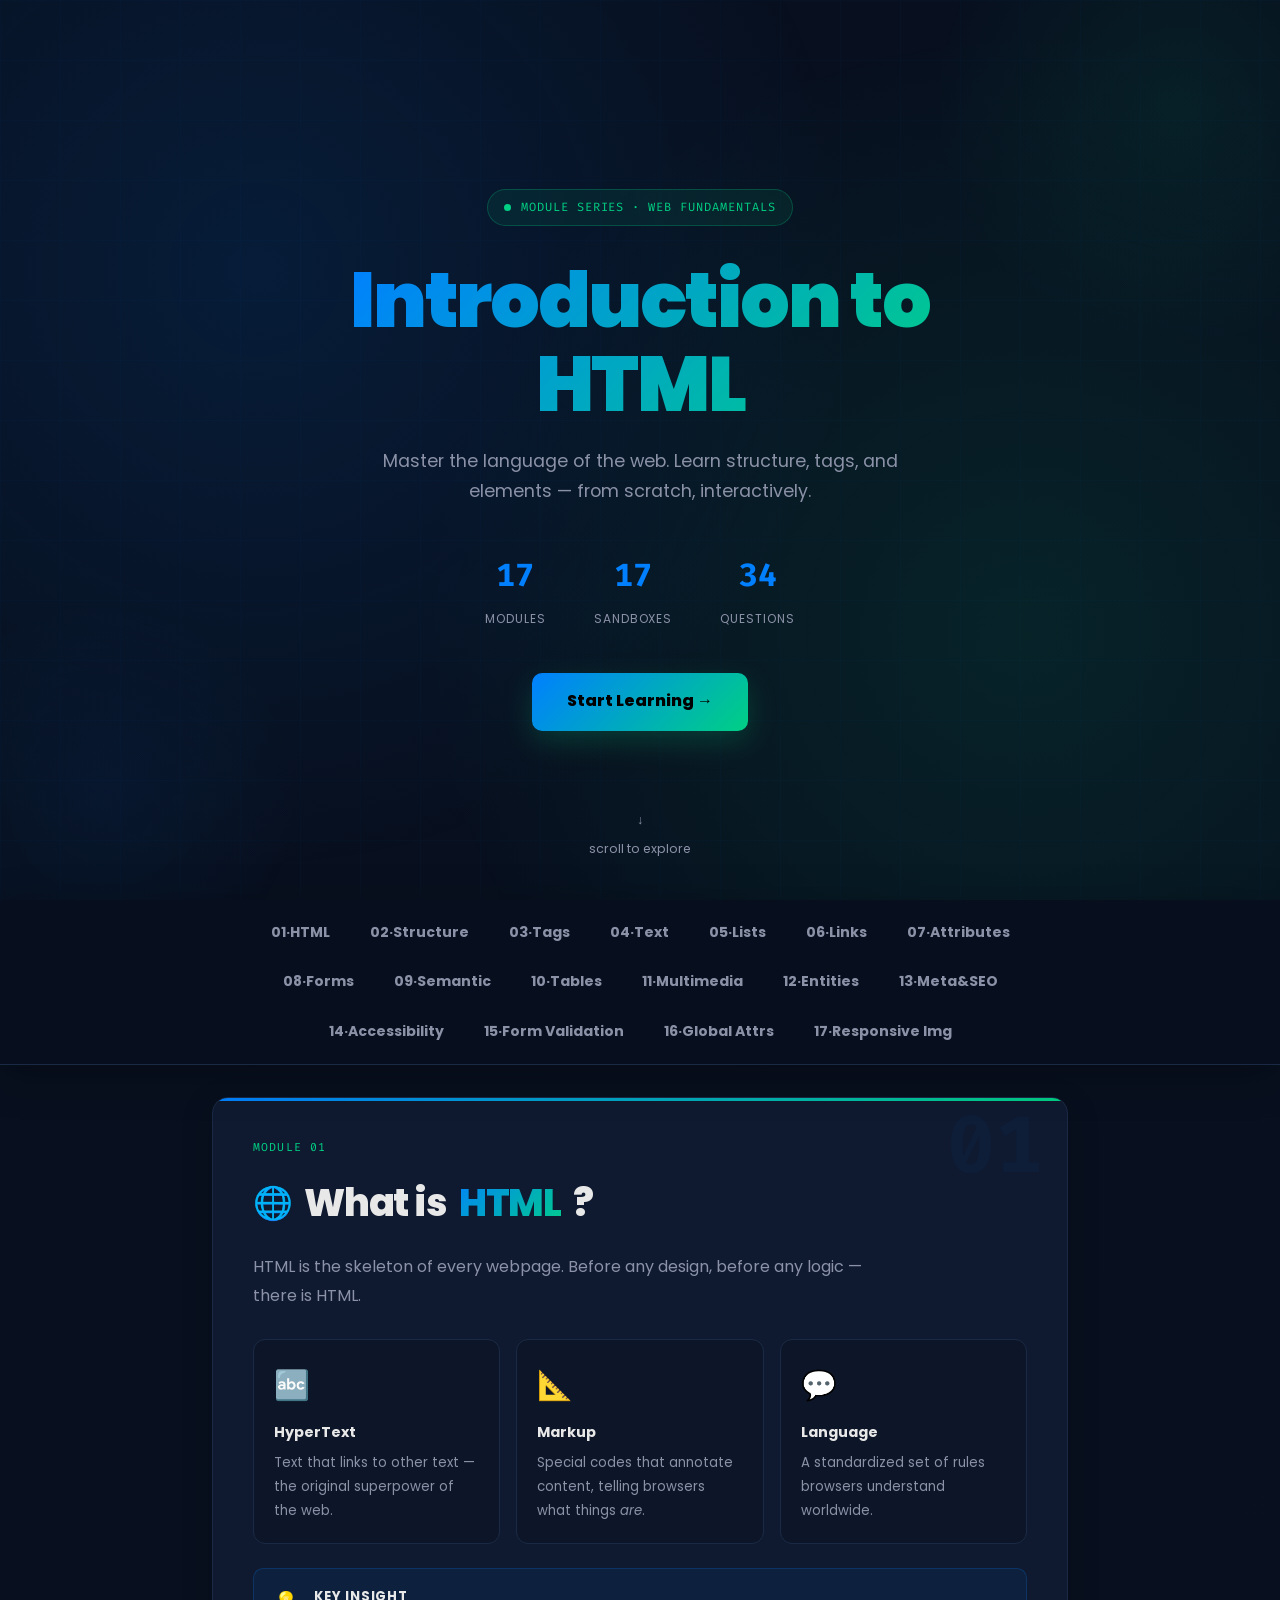
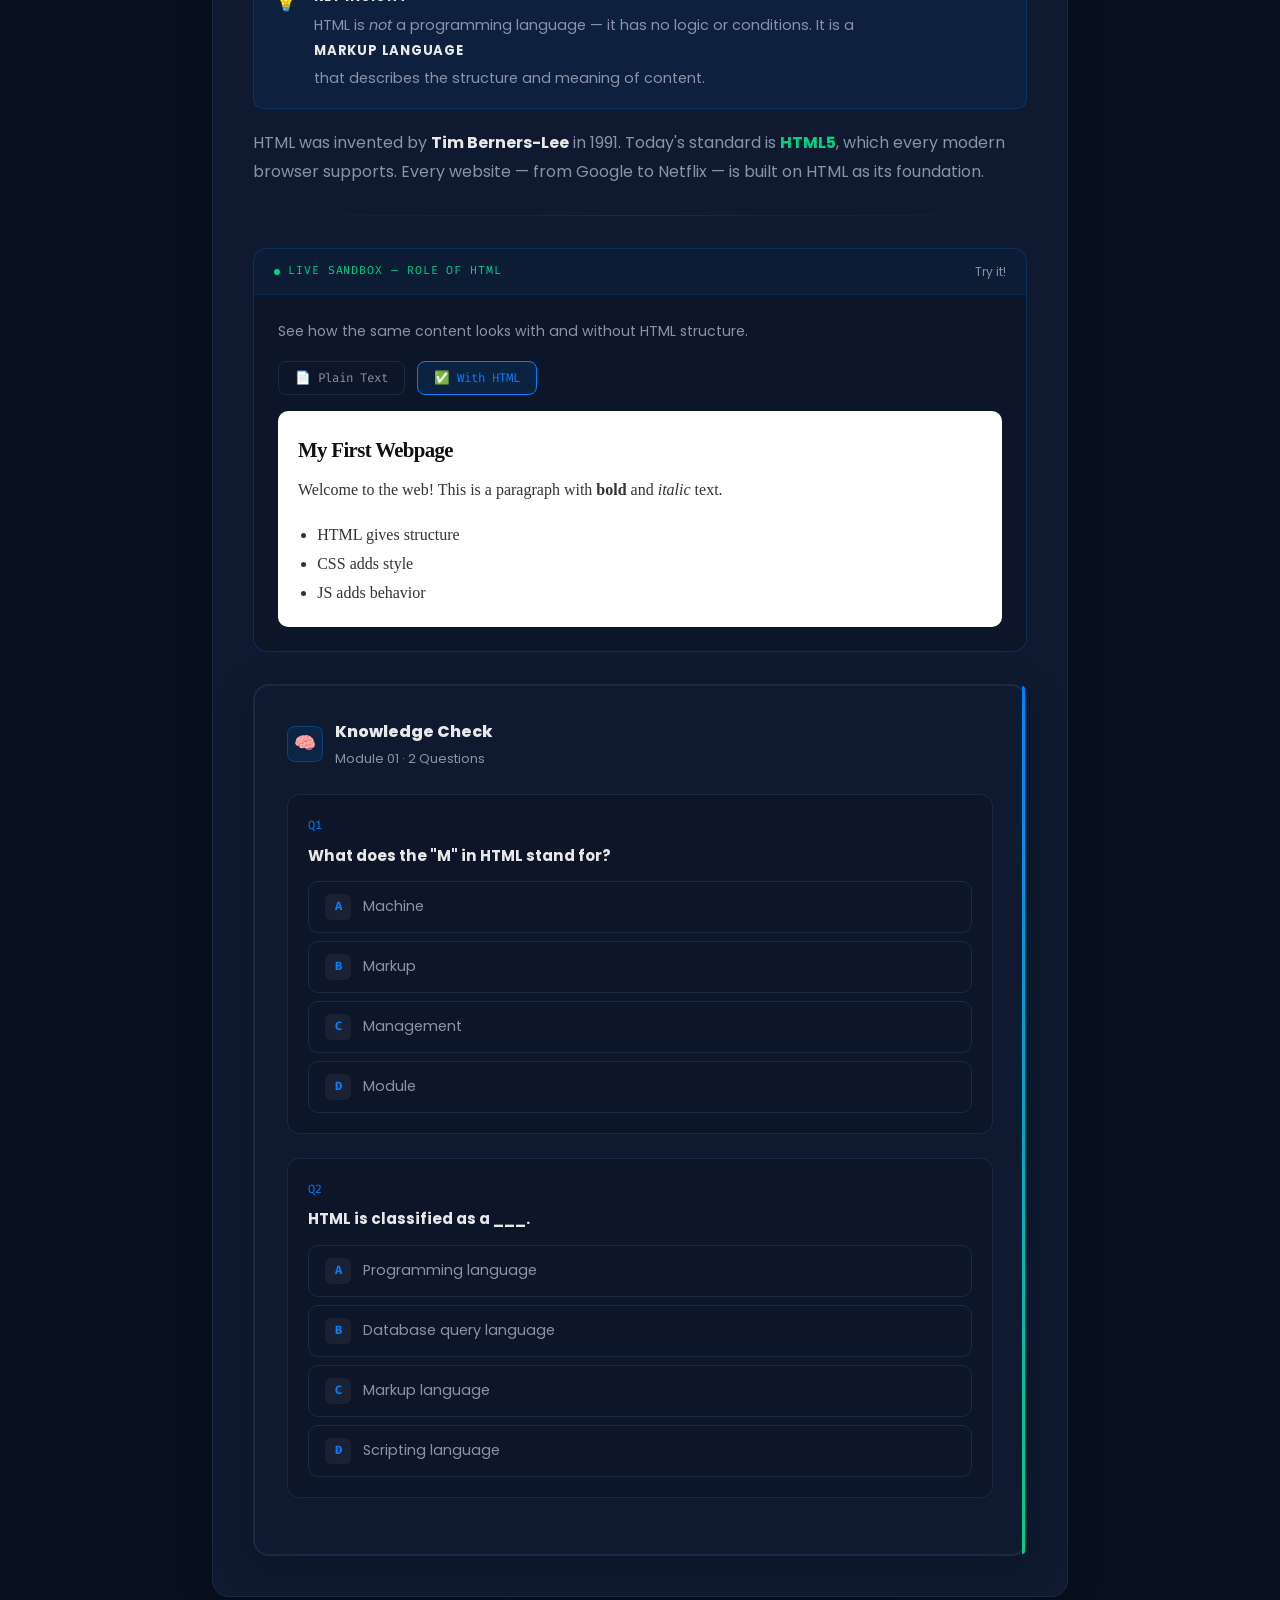
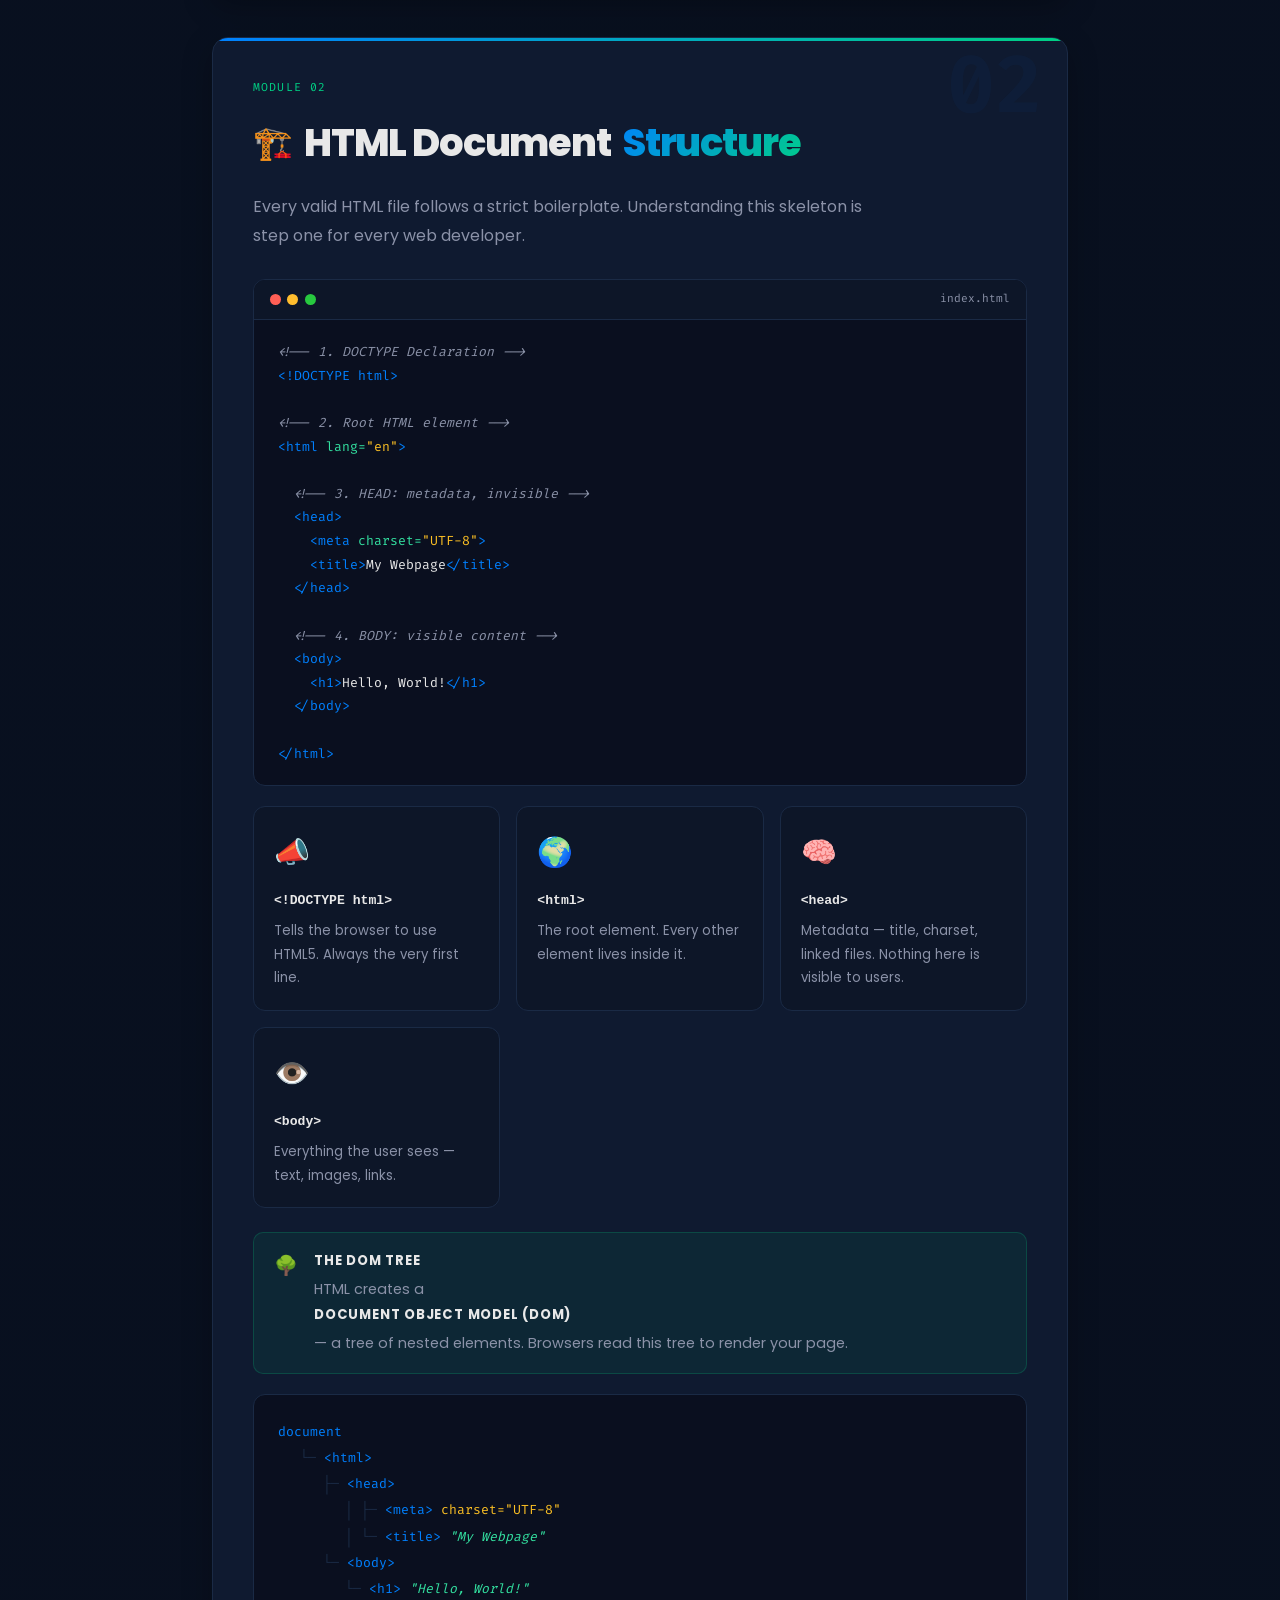
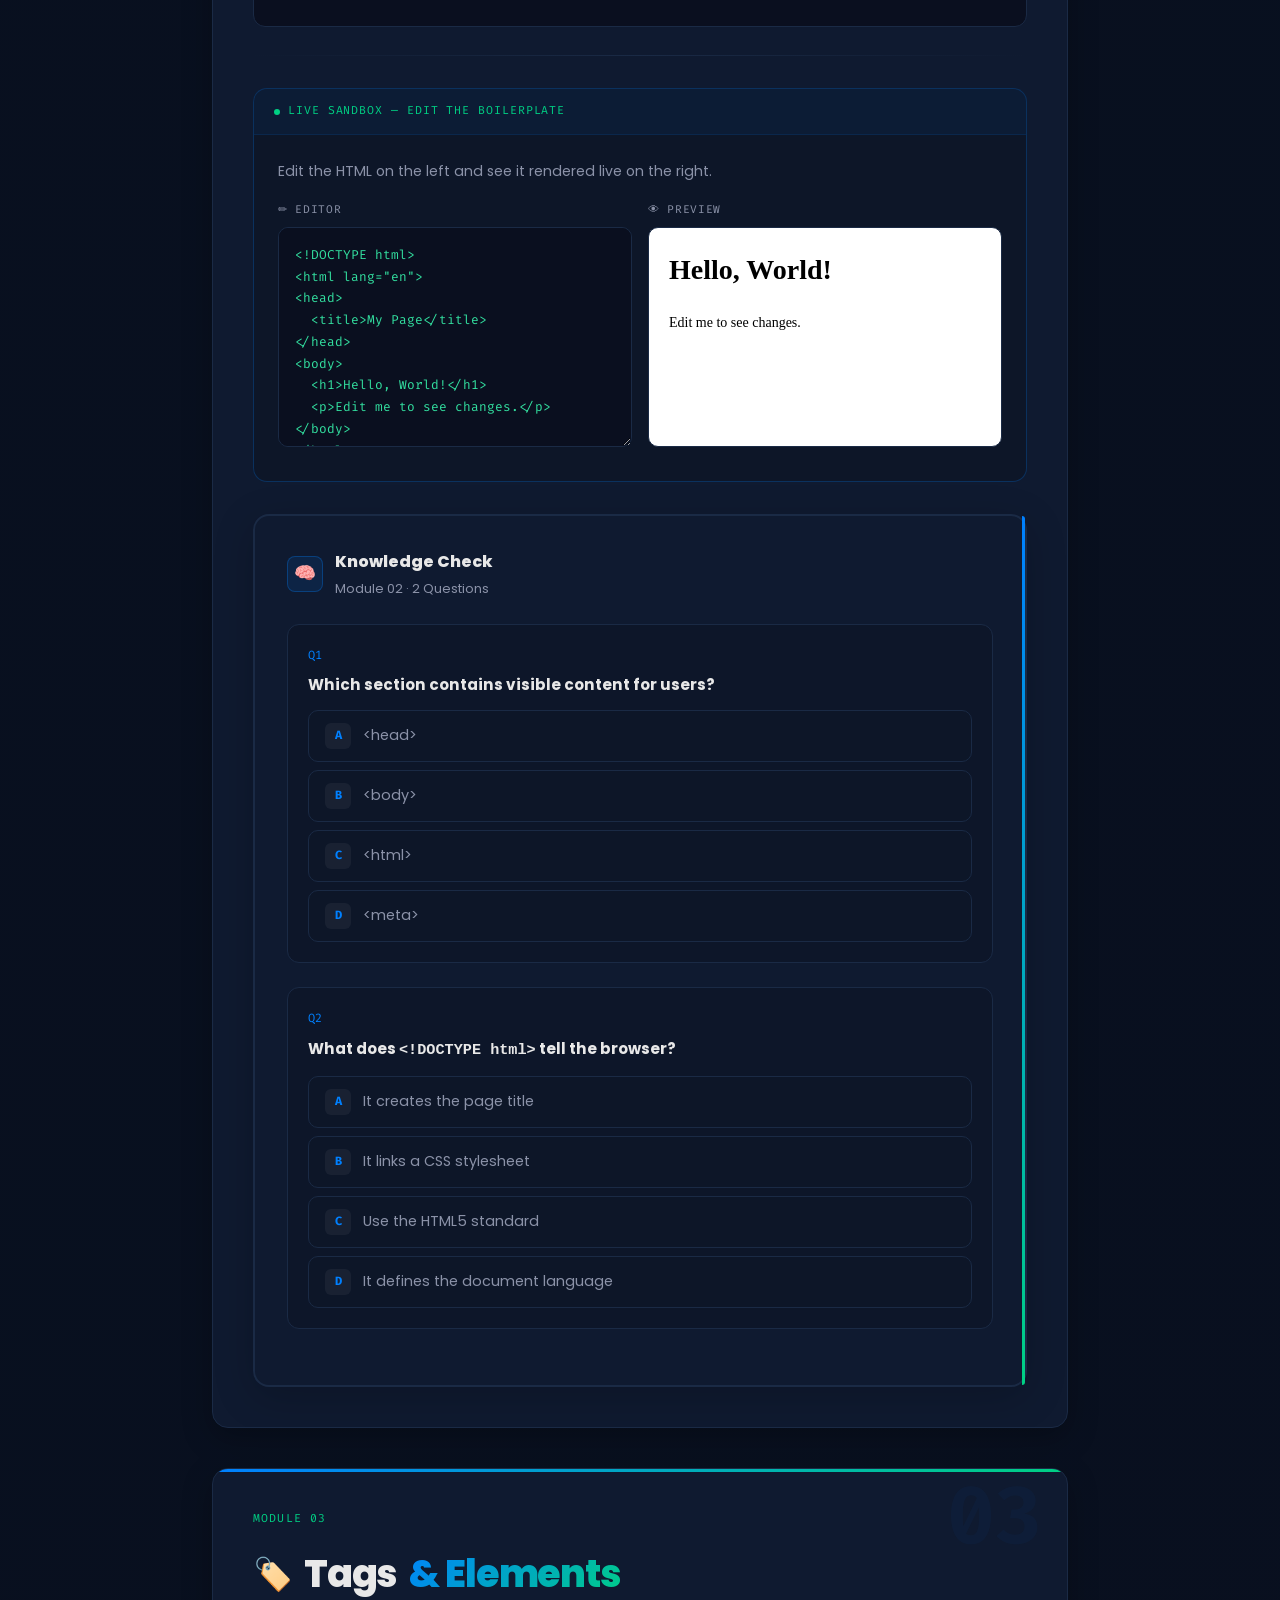
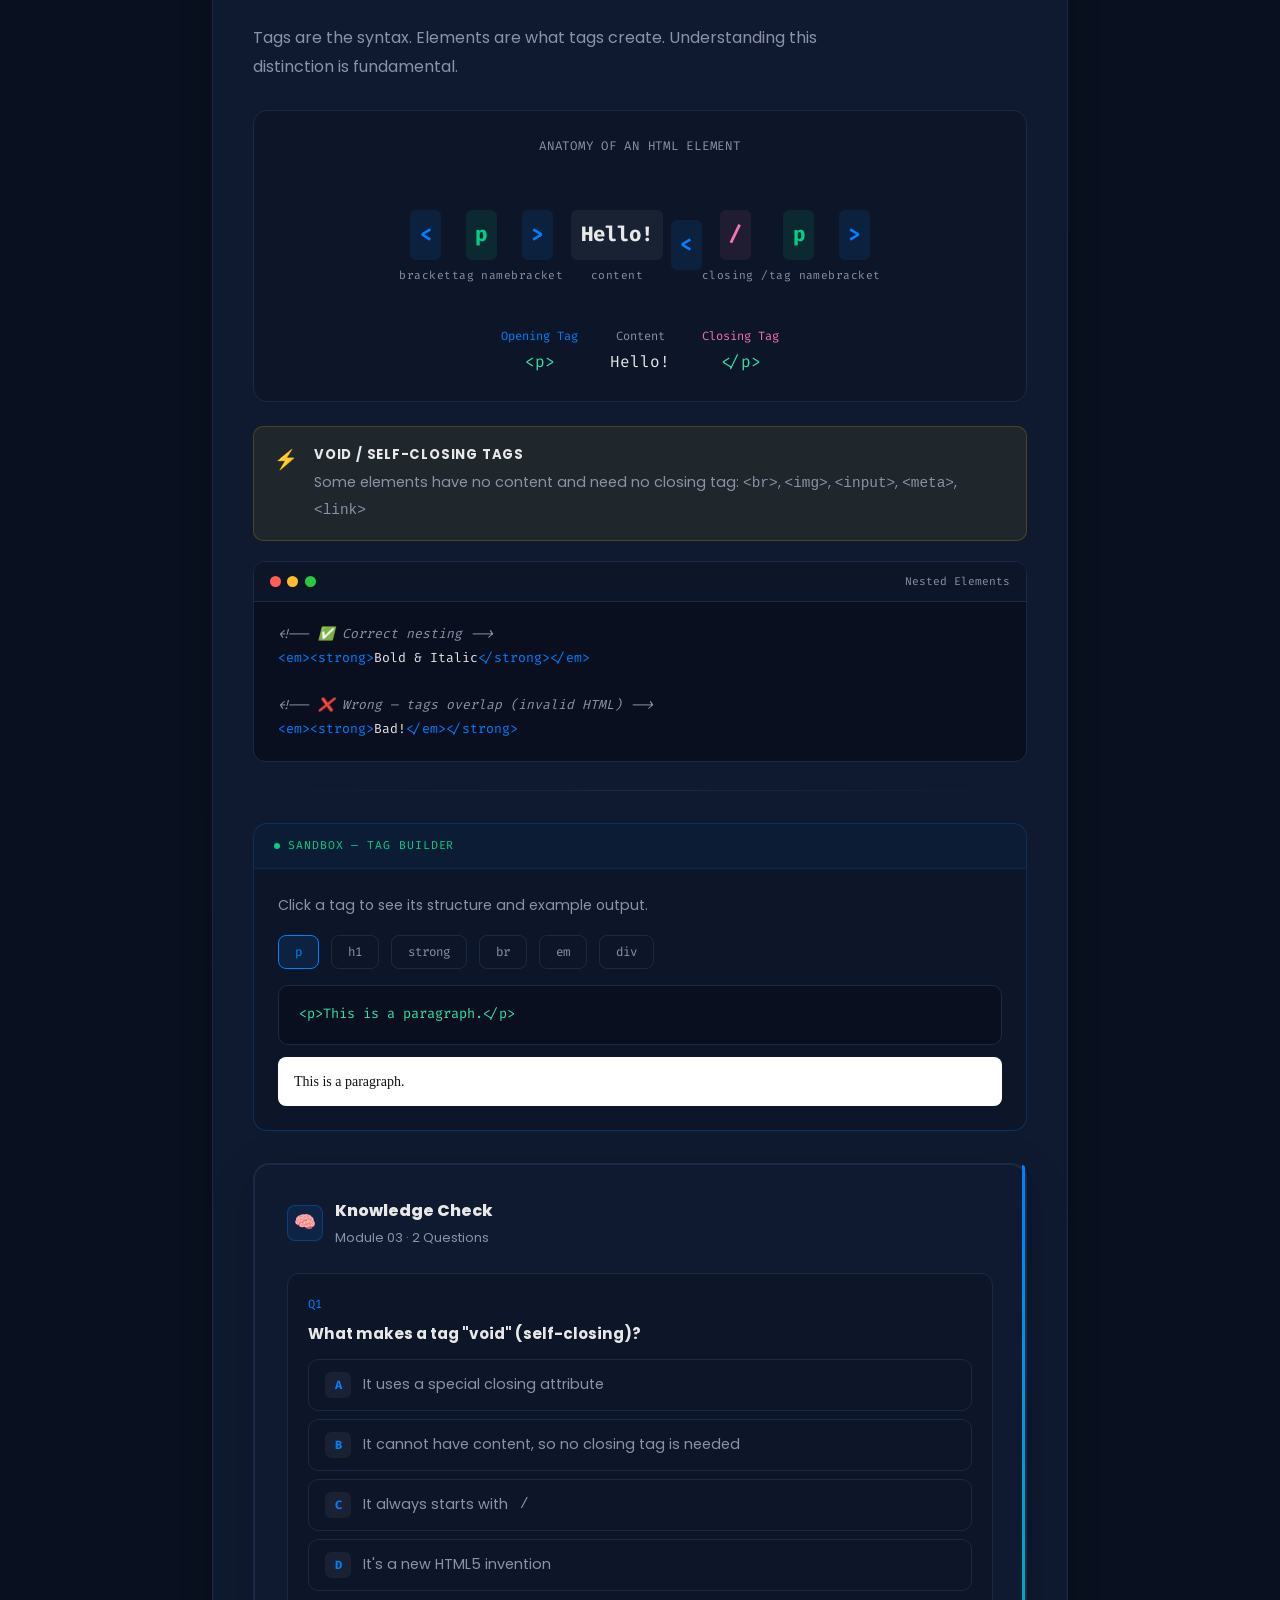
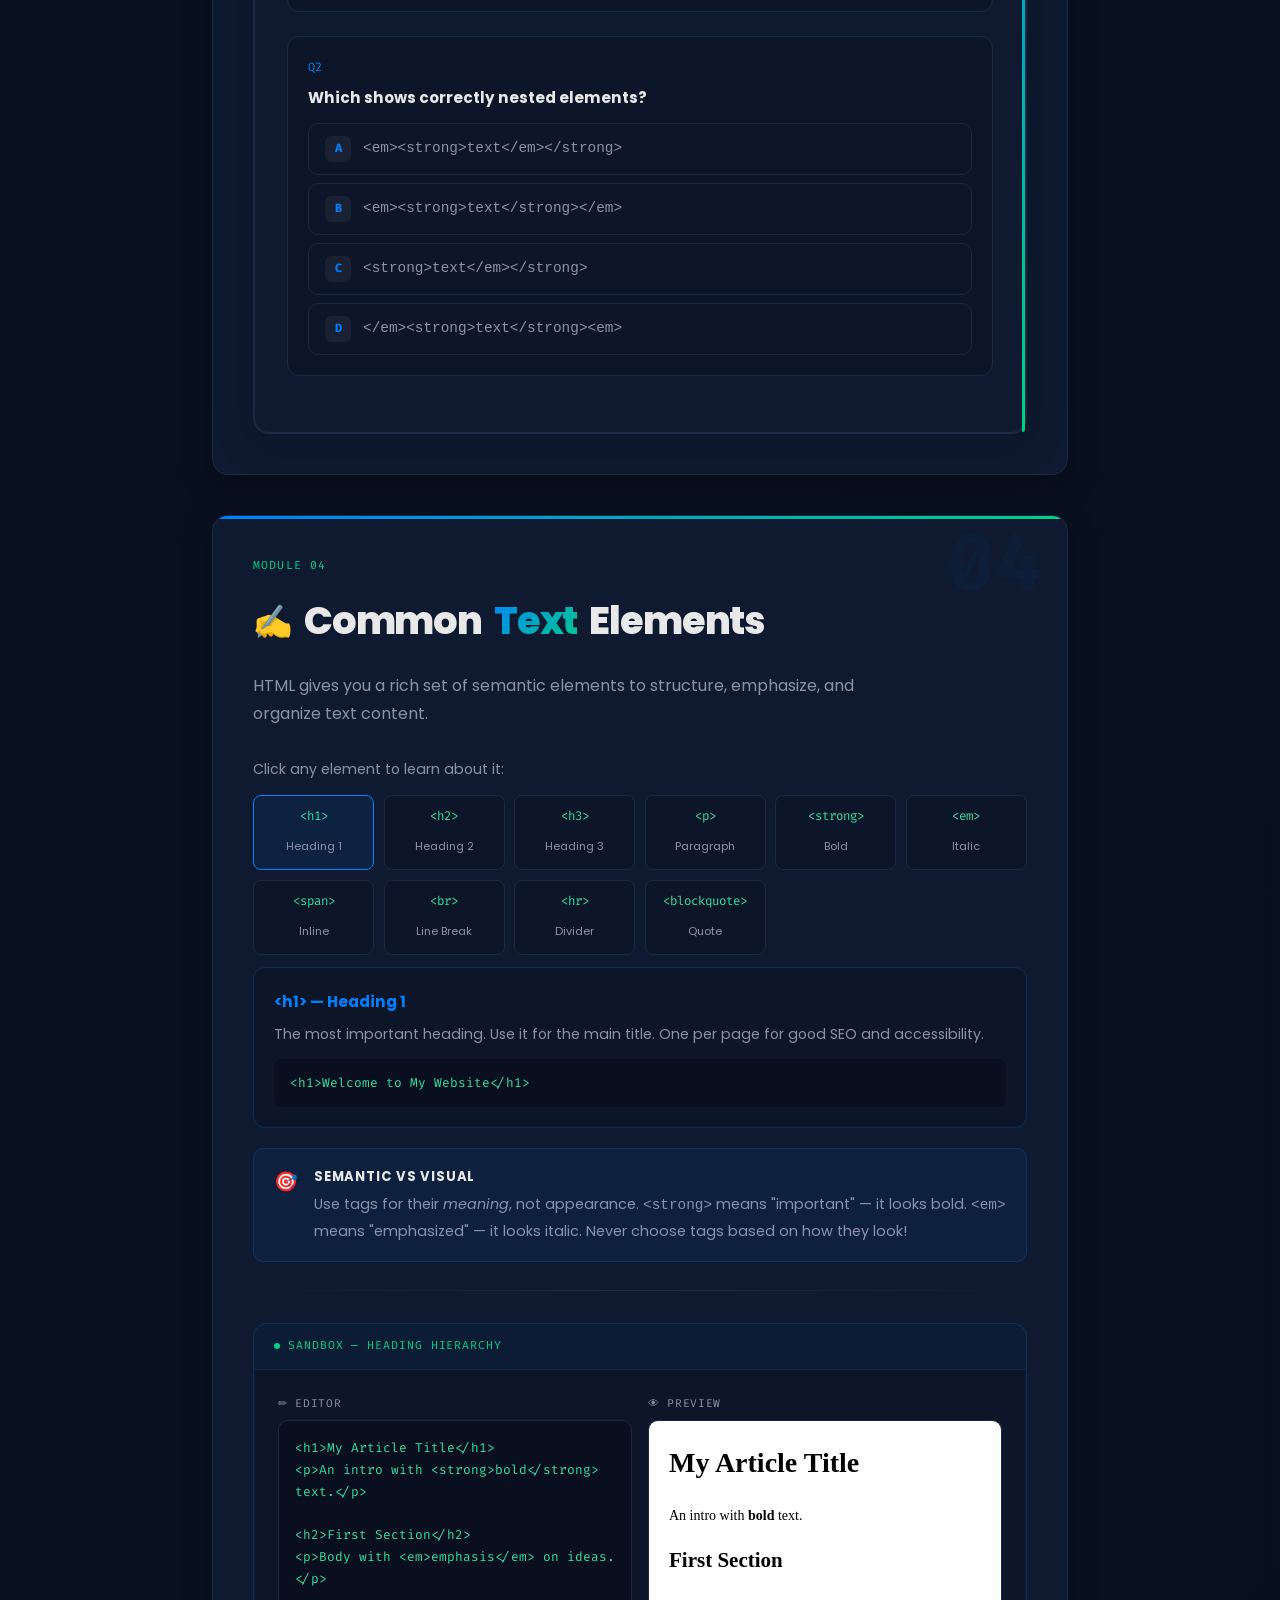
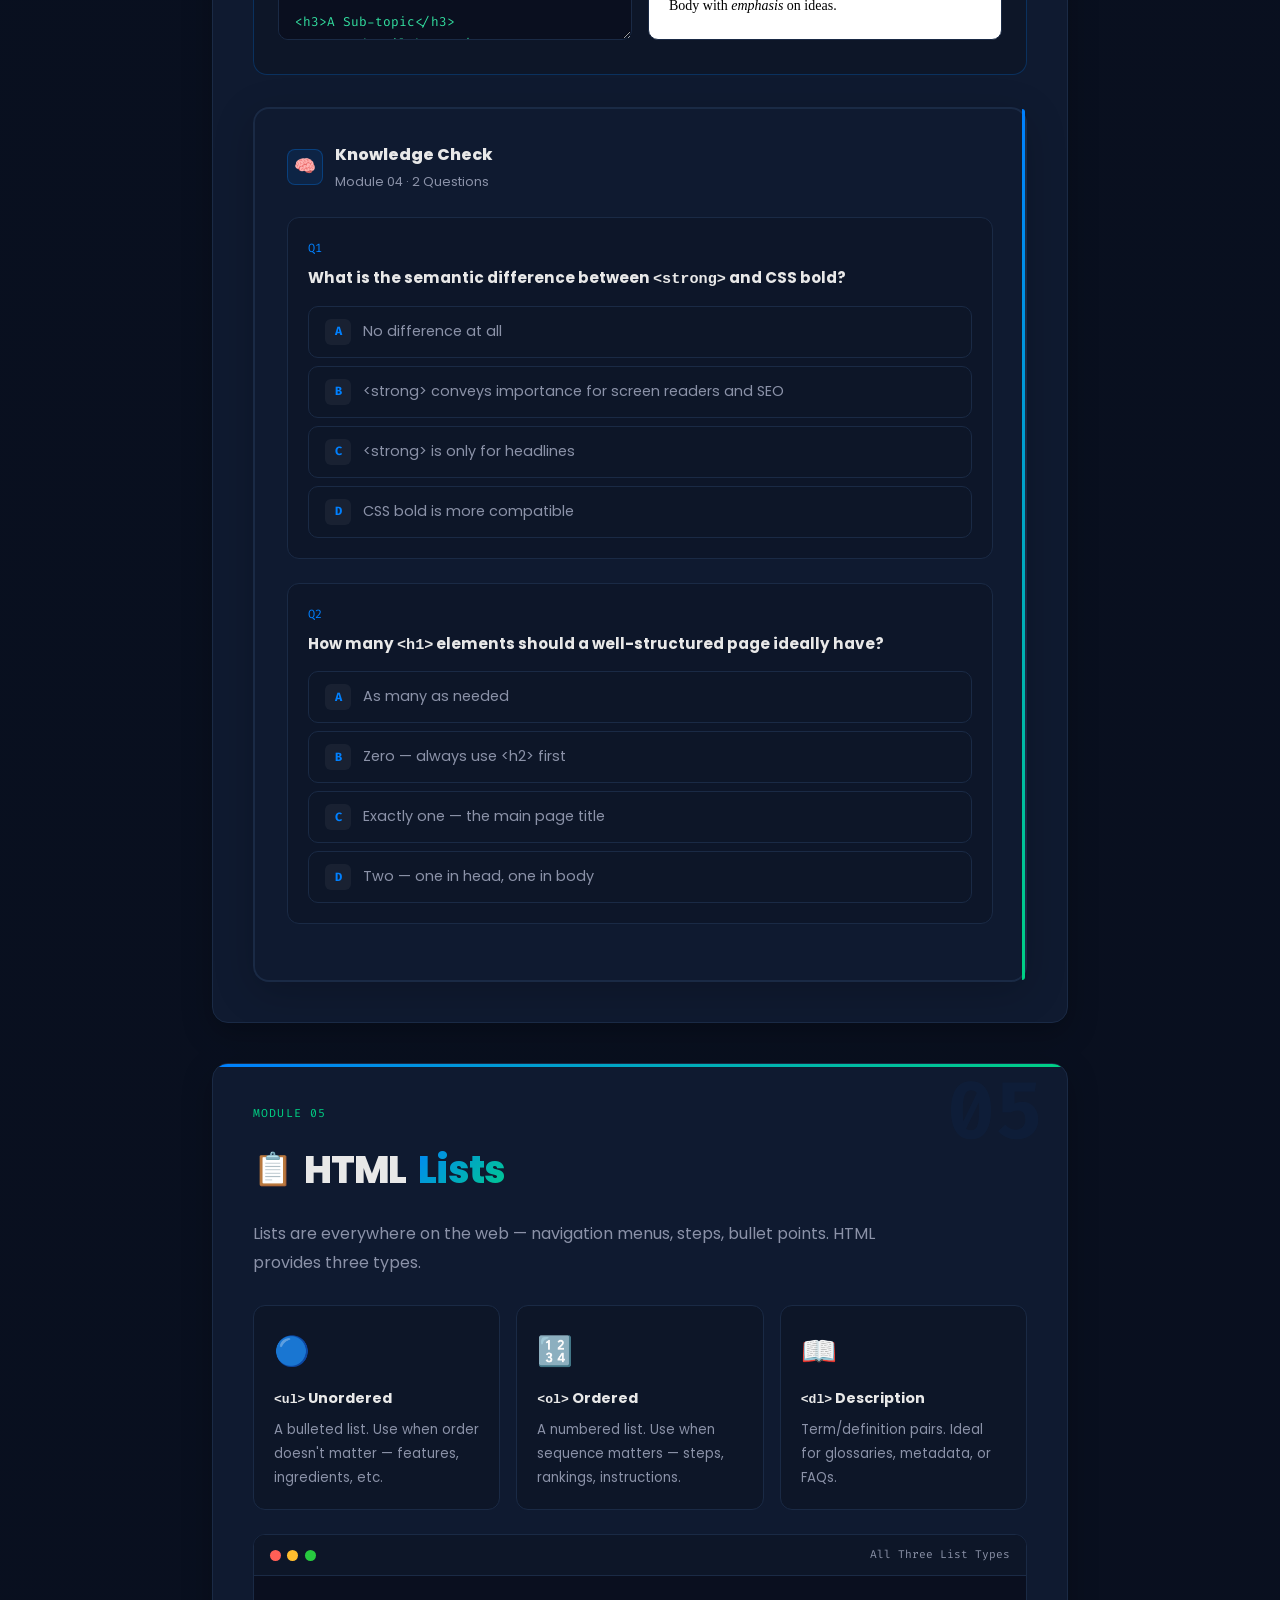
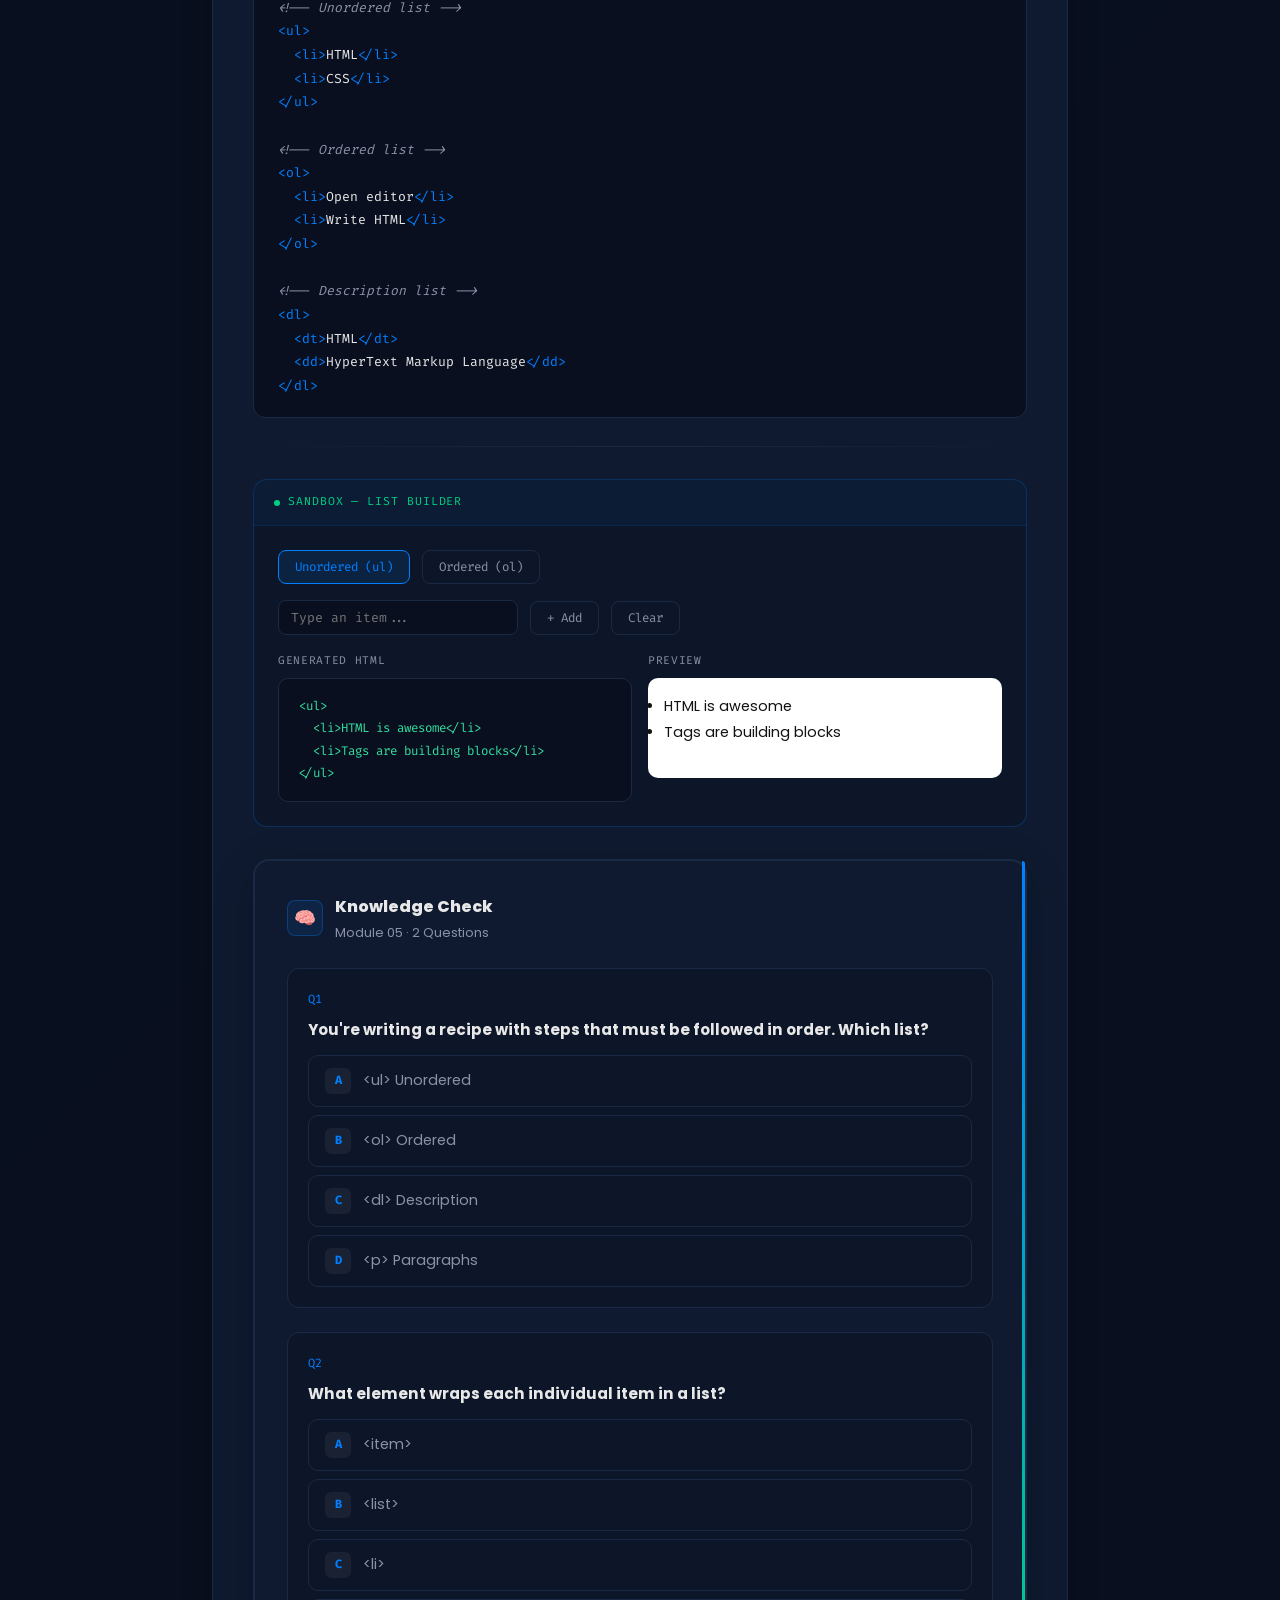
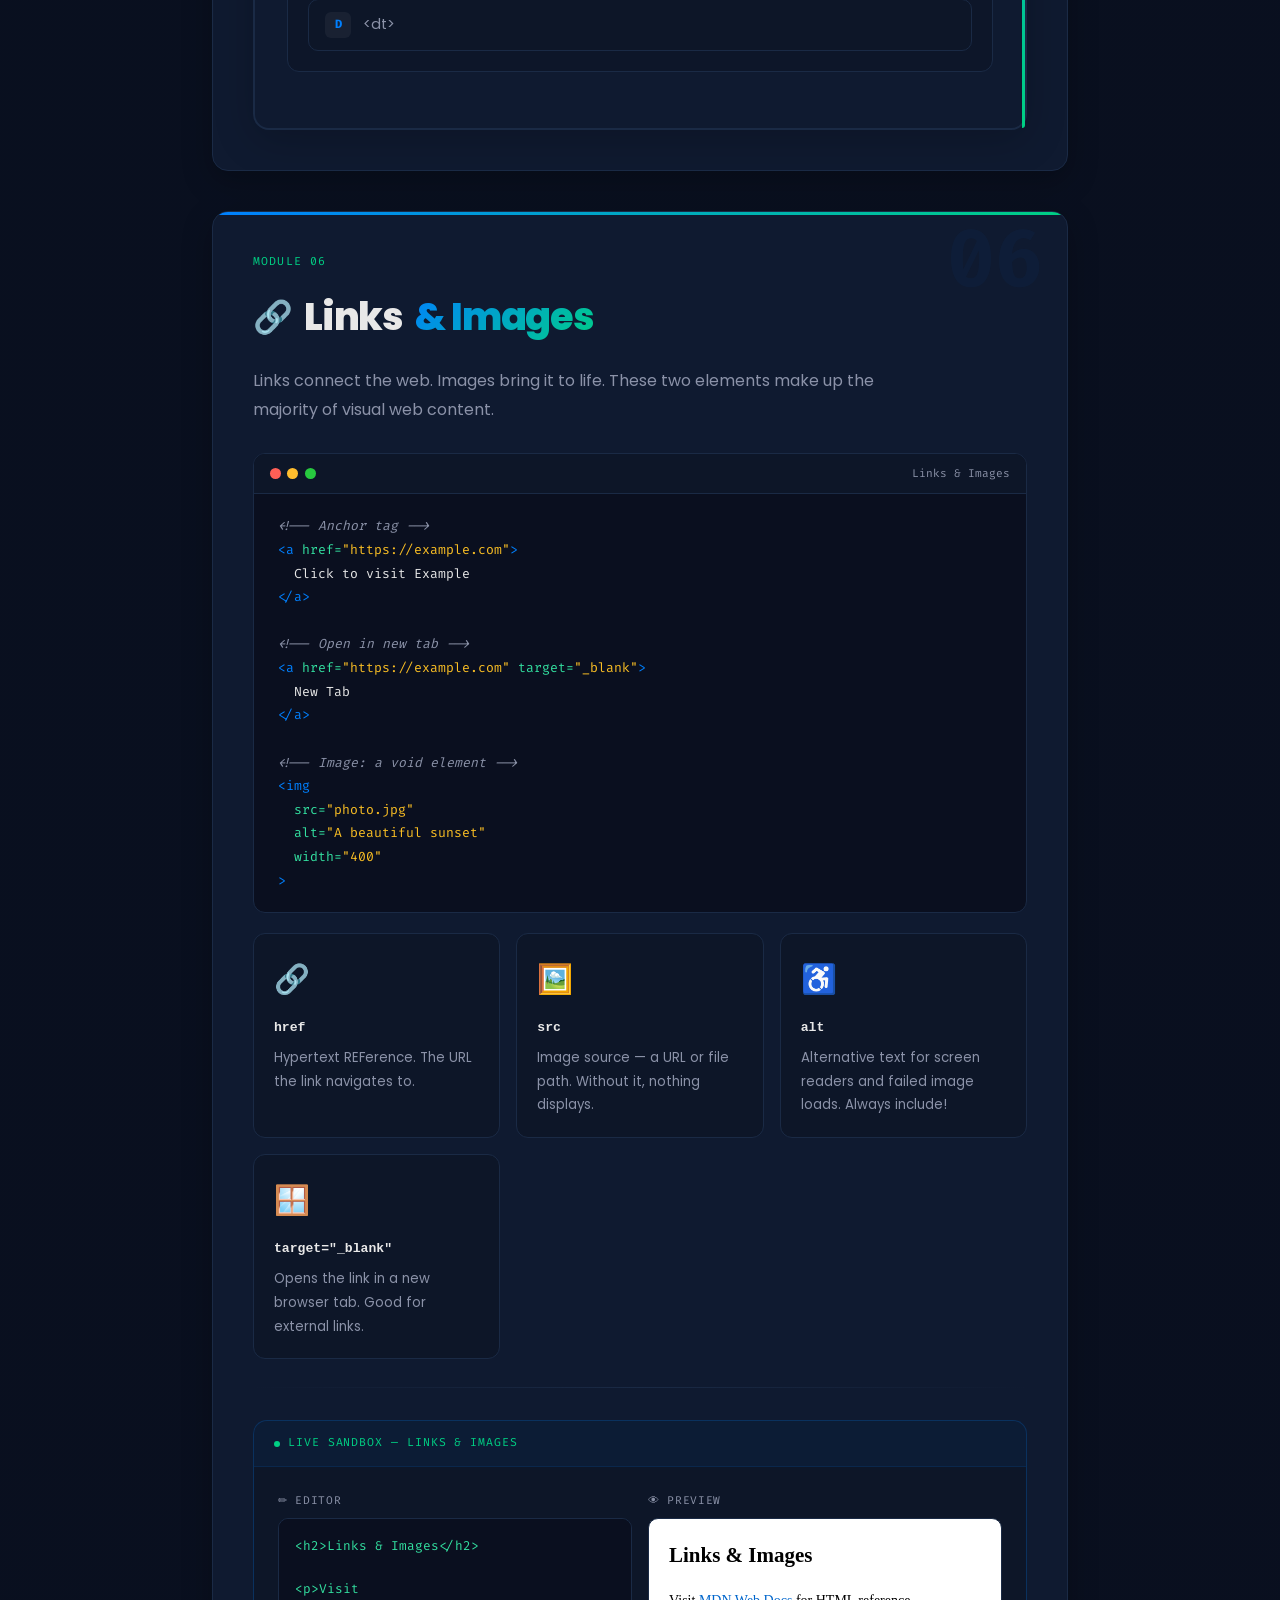
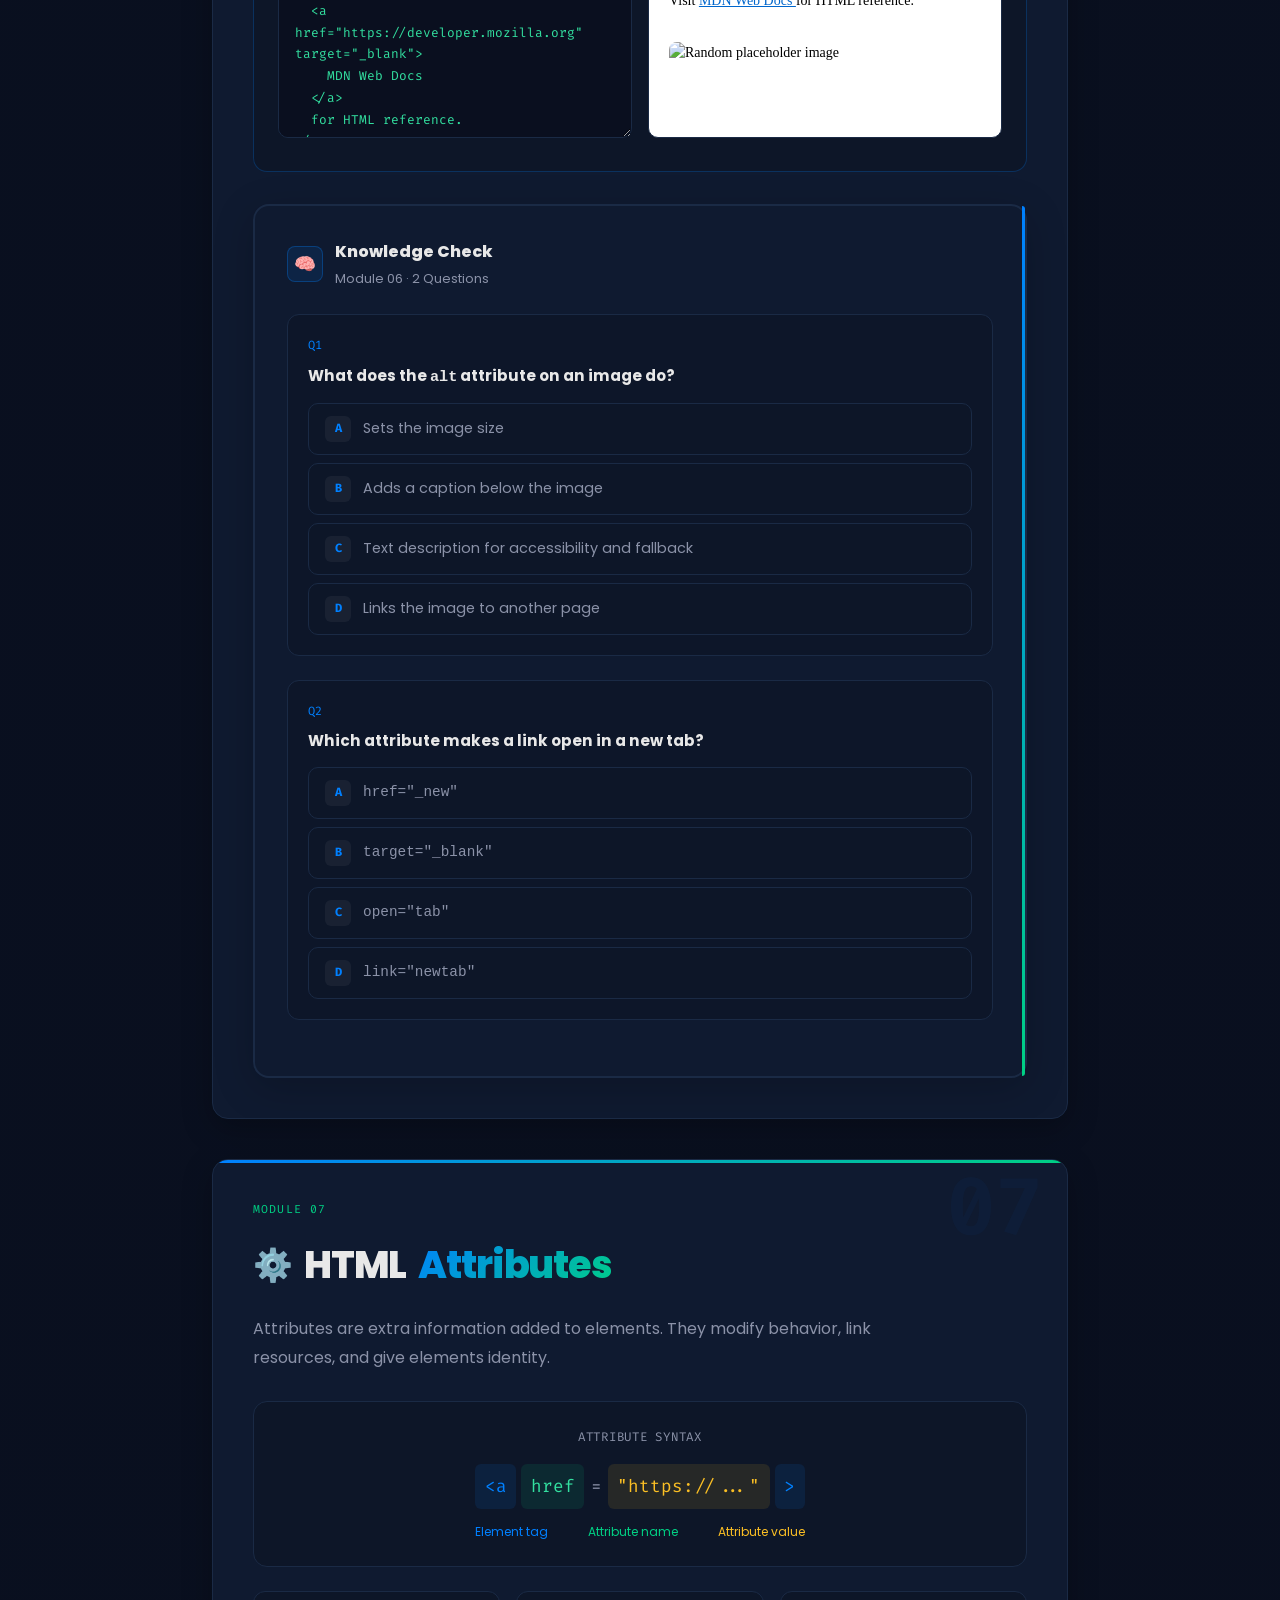
<file: html-masterclass-v2.html>
<!DOCTYPE html>
<html lang="en">
<head>
<meta charset="UTF-8"/>
<meta name="viewport" content="width=device-width, initial-scale=1.0"/>
<title>HTML Masterclass — Structure, Tags & Elements</title>
<link rel="preconnect" href="https://fonts.googleapis.com">
<link href="https://fonts.googleapis.com/css2?family=Poppins:wght@300;400;600;700;800;900&family=Fira+Code:wght@400;600&display=swap" rel="stylesheet">
<style>
/* ══════════════════════════════════════════════
   ROOT VARIABLES — Your Design System
══════════════════════════════════════════════ */
:root {
  --primary:       #0066cc;
  --primary-light: #0080ff;
  --primary-dark:  #004499;
  --accent:        #00d084;
  --accent-light:  #33e0a0;
  --accent-dark:   #00b366;
  --bg:            #08101f;
  --bg-card:       #0f1a30;
  --bg-alt:        #0d1628;
  --text:          #e8e8e8;
  --text-muted:    #8b92a8;
  --border:        #1a2a45;
  --success:       #00d084;
  --warning:       #ffc107;
  --danger:        #ff4757;
  --mono: 'Fira Code', monospace;
  --sans: 'Poppins', 'Segoe UI', sans-serif;
}

*, *::before, *::after { box-sizing: border-box; margin: 0; padding: 0; }
html { scroll-behavior: smooth; }

body {
  font-family: var(--sans);
  background: linear-gradient(135deg, var(--bg) 0%, #0a0f1f 50%, var(--bg-alt) 100%);
  color: var(--text);
  line-height: 1.8;
  font-size: 16px;
  overflow-x: hidden;
}

/* Grid overlay */
body::after {
  content: '';
  position: fixed; inset: 0;
  background-image:
    linear-gradient(rgba(0,102,204,0.03) 1px, transparent 1px),
    linear-gradient(90deg, rgba(0,102,204,0.03) 1px, transparent 1px);
  background-size: 60px 60px;
  pointer-events: none;
  z-index: 0;
}

/* ══════════════════════════════════════════════
   PROGRESS BAR
══════════════════════════════════════════════ */
.progress-bar {
  position: fixed;
  top: 0; left: 0;
  height: 3px;
  background: linear-gradient(90deg, var(--primary-light), var(--accent));
  width: 0%;
  z-index: 9999;
  box-shadow: 0 0 20px rgba(0,208,132,0.5);
  transition: width .2s ease;
}

/* ══════════════════════════════════════════════
   HEADER
══════════════════════════════════════════════ */
header {
  text-align: center;
  min-height: 100vh;
  display: flex;
  flex-direction: column;
  align-items: center;
  justify-content: center;
  padding: 100px 40px 80px;
  background:
    radial-gradient(circle at 20% 30%, rgba(0,102,204,0.15) 0%, transparent 50%),
    radial-gradient(circle at 80% 70%, rgba(0,208,132,0.1) 0%, transparent 50%);
  position: relative;
  overflow: hidden;
  z-index: 1;
}

header::before {
  content: '';
  position: absolute;
  width: 500px; height: 500px;
  background: radial-gradient(circle, rgba(0,208,132,0.08) 0%, transparent 70%);
  border-radius: 50%;
  top: -150px; right: -150px;
}
header::after {
  content: '';
  position: absolute;
  width: 400px; height: 400px;
  background: radial-gradient(circle, rgba(0,102,204,0.08) 0%, transparent 70%);
  border-radius: 50%;
  bottom: -100px; left: -100px;
}

.header-badge {
  display: inline-flex; align-items: center; gap: .6rem;
  font-family: var(--mono);
  font-size: .75rem;
  color: var(--accent);
  background: rgba(0,208,132,0.08);
  border: 1px solid rgba(0,208,132,0.25);
  border-radius: 99px;
  padding: .4rem 1rem;
  margin-bottom: 2rem;
  letter-spacing: .08em;
  position: relative; z-index: 2;
}
.header-badge::before {
  content: '';
  width: 7px; height: 7px;
  background: var(--accent);
  border-radius: 50%;
  animation: pulse 2s infinite;
}

header h1 {
  font-size: clamp(2.8rem, 6vw, 5rem);
  font-weight: 900;
  background: linear-gradient(135deg, var(--primary-light), var(--accent));
  -webkit-background-clip: text;
  -webkit-text-fill-color: transparent;
  background-clip: text;
  margin-bottom: 1.25rem;
  line-height: 1.1;
  position: relative; z-index: 2;
  letter-spacing: -.03em;
}

.subtitle {
  font-size: 1.1rem;
  color: var(--text-muted);
  max-width: 560px;
  margin: 0 auto 2.5rem;
  position: relative; z-index: 2;
  line-height: 1.7;
}

.hero-stats {
  display: flex; gap: 3rem;
  margin-bottom: 2.5rem;
  position: relative; z-index: 2;
}
.stat-num  { font-size: 2rem; font-weight: 800; color: var(--primary-light); font-family: var(--mono); display: block; }
.stat-label{ font-size: .75rem; color: var(--text-muted); text-transform: uppercase; letter-spacing: .08em; }

.btn-start {
  display: inline-flex; align-items: center; gap: .6rem;
  background: linear-gradient(135deg, var(--primary-light), var(--accent));
  color: #000;
  font-weight: 800;
  font-size: 1rem;
  padding: .9rem 2.2rem;
  border-radius: 10px;
  border: none;
  cursor: pointer;
  text-decoration: none;
  transition: all .3s;
  box-shadow: 0 10px 30px rgba(0,208,132,0.2);
  position: relative; z-index: 2;
}
.btn-start:hover {
  transform: translateY(-4px);
  box-shadow: 0 15px 40px rgba(0,208,132,0.4);
}

.scroll-hint {
  position: absolute; bottom: 2.5rem; left: 50%; transform: translateX(-50%);
  font-size: .78rem; color: var(--text-muted);
  display: flex; flex-direction: column; align-items: center; gap: .4rem;
  z-index: 2;
  animation: float 3s ease-in-out infinite;
}
@keyframes float {
  0%,100% { transform: translateX(-50%) translateY(0); }
  50%      { transform: translateX(-50%) translateY(-8px); }
}
@keyframes pulse {
  0%,100% { opacity:1; box-shadow:0 0 0 0 rgba(0,208,132,.4); }
  50%      { opacity:.7; box-shadow:0 0 0 6px rgba(0,208,132,0); }
}

/* ══════════════════════════════════════════════
   NAV
══════════════════════════════════════════════ */
nav {
  position: sticky; top: 0; z-index: 100;
  background: rgba(8,16,31,0.95);
  backdrop-filter: blur(15px);
  border-bottom: 1px solid var(--border);
  padding: 12px 0;
  box-shadow: 0 10px 40px rgba(0,0,0,0.3);
}
nav .container {
  display: flex; justify-content: center;
  gap: 8px; flex-wrap: wrap;
}
nav a {
  color: var(--text-muted);
  text-decoration: none;
  font-weight: 700;
  padding: 8px 16px;
  border-radius: 8px;
  transition: all .3s;
  font-size: .88rem;
  white-space: nowrap;
}
nav a:hover, nav a.active {
  background: rgba(0,102,204,0.1);
  color: var(--primary-light);
  transform: translateY(-2px);
}

/* ══════════════════════════════════════════════
   MAIN / CONTAINER
══════════════════════════════════════════════ */
.container {
  max-width: 920px;
  margin: 0 auto;
  padding: 0 2rem;
}

main {
  position: relative; z-index: 1;
  padding: 2rem 0 8rem;
}

/* ══════════════════════════════════════════════
   MODULE / SECTION
══════════════════════════════════════════════ */
.section {
  background: var(--bg-card);
  border: 1px solid var(--border);
  border-radius: 16px;
  padding: 40px;
  margin-bottom: 40px;
  position: relative;
  overflow: hidden;
  box-shadow: 0 10px 30px rgba(0,0,0,0.25);
  opacity: 0;
  transform: translateY(24px);
  transition: opacity .6s ease, transform .6s ease;
}
.section.visible { opacity: 1; transform: translateY(0); }

.section::before {
  content: '';
  position: absolute; top: 0; left: 0; right: 0;
  height: 3px;
  background: linear-gradient(90deg, var(--primary-light), var(--accent));
}

.module-tag {
  font-family: var(--mono);
  font-size: .72rem;
  color: var(--accent);
  letter-spacing: .1em;
  text-transform: uppercase;
  margin-bottom: .6rem;
}

h2 {
  font-size: clamp(1.8rem, 3vw, 2.4rem);
  font-weight: 800;
  letter-spacing: -.03em;
  margin-bottom: 1rem;
  display: flex; align-items: center; gap: .75rem;
  color: var(--text);
}
h2 .accent-word {
  background: linear-gradient(135deg, var(--primary-light), var(--accent));
  -webkit-background-clip: text;
  -webkit-text-fill-color: transparent;
  background-clip: text;
}
h2 .emoji { font-size: 2rem; -webkit-text-fill-color: initial; }

.module-desc {
  color: var(--text-muted);
  max-width: 640px;
  font-size: 1rem;
  margin-bottom: 1.75rem;
}

h3 {
  font-size: 1.15rem;
  color: var(--primary-light);
  margin: 1.5rem 0 .75rem;
  font-weight: 700;
}

p { color: var(--text-muted); margin-bottom: 1rem; line-height: 1.8; }

.divider {
  height: 1px;
  background: linear-gradient(90deg, transparent, var(--border), transparent);
  margin: 1.75rem 0;
}

/* ══════════════════════════════════════════════
   CONCEPT CARDS
══════════════════════════════════════════════ */
.concept-grid {
  display: grid;
  grid-template-columns: repeat(auto-fit, minmax(220px, 1fr));
  gap: 1rem;
  margin-bottom: 1.5rem;
}
.concept-card {
  background: var(--bg-alt);
  border: 1px solid var(--border);
  border-radius: 12px;
  padding: 1.25rem;
  transition: border-color .2s, transform .2s;
}
.concept-card:hover { border-color: rgba(0,128,255,0.4); transform: translateY(-2px); }
.concept-card-icon  { font-size: 1.8rem; margin-bottom: .5rem; }
.concept-card h4    { font-size: .9rem; font-weight: 700; margin-bottom: .35rem; color: var(--text); }
.concept-card p     { font-size: .83rem; color: var(--text-muted); margin: 0; }
.concept-card code  { font-size: .82rem; }

/* ══════════════════════════════════════════════
   CODE BLOCKS
══════════════════════════════════════════════ */
.code-block {
  background: #0a0f1f;
  border: 1px solid var(--border);
  border-radius: 12px;
  overflow: hidden;
  margin: 1.25rem 0;
}
.code-block-header {
  display: flex; align-items: center; justify-content: space-between;
  padding: .6rem 1rem;
  background: var(--bg-alt);
  border-bottom: 1px solid var(--border);
}
.code-dots { display: flex; gap: .4rem; }
.dot { width: 11px; height: 11px; border-radius: 50%; }
.dot.red    { background: #ff5f56; }
.dot.yellow { background: #ffbd2e; }
.dot.green  { background: #27c93f; }
.code-lang {
  font-family: var(--mono);
  font-size: .7rem; color: var(--text-muted);
}
.code-block pre {
  padding: 1.25rem 1.5rem;
  font-family: var(--mono);
  font-size: .82rem;
  line-height: 1.8;
  overflow-x: auto;
  color: var(--accent-light);
}
.code-block pre .tag  { color: var(--primary-light); }
.code-block pre .attr { color: var(--accent-light); }
.code-block pre .val  { color: #fbbf24; }
.code-block pre .com  { color: var(--text-muted); font-style: italic; }
.code-block pre .txt  { color: var(--text); }

/* ══════════════════════════════════════════════
   CALLOUTS
══════════════════════════════════════════════ */
.callout {
  display: flex; gap: 1rem;
  padding: 1rem 1.25rem;
  border-radius: 10px;
  margin: 1.25rem 0;
  font-size: .9rem;
}
.callout.info { background: rgba(0,128,255,0.07); border: 1px solid rgba(0,128,255,0.2); }
.callout.tip  { background: rgba(0,208,132,0.07); border: 1px solid rgba(0,208,132,0.2); }
.callout.warn { background: rgba(255,193,7,0.07);  border: 1px solid rgba(255,193,7,0.2);  }
.callout-icon { font-size: 1.2rem; flex-shrink: 0; }
.callout-body strong { display: block; margin-bottom: .25rem; font-size: .82rem; text-transform: uppercase; letter-spacing: .06em; color: var(--text); }
.callout-body { color: var(--text-muted); }

/* ══════════════════════════════════════════════
   LIVE SANDBOX
══════════════════════════════════════════════ */
.sandbox-wrap {
  border: 1px solid rgba(0,128,255,0.25);
  border-radius: 14px;
  overflow: hidden;
  margin: 2rem 0;
  background: var(--bg-alt);
}
.sandbox-header {
  display: flex; align-items: center; justify-content: space-between;
  padding: .75rem 1.25rem;
  background: rgba(0,102,204,0.08);
  border-bottom: 1px solid rgba(0,102,204,0.15);
}
.sandbox-label {
  font-family: var(--mono);
  font-size: .72rem;
  color: var(--accent);
  letter-spacing: .08em;
  display: flex; align-items: center; gap: .5rem;
}
.sandbox-label::before {
  content: '';
  width: 6px; height: 6px;
  background: var(--accent);
  border-radius: 50%;
  animation: pulse 2s infinite;
}
.sandbox-body { padding: 1.5rem; }

.editor-preview {
  display: grid; grid-template-columns: 1fr 1fr; gap: 1rem;
}
@media (max-width: 640px) { .editor-preview { grid-template-columns: 1fr; } }

.pane-label {
  font-family: var(--mono);
  font-size: .7rem; color: var(--text-muted);
  letter-spacing: .06em; margin-bottom: .4rem;
}

.code-editor {
  width: 100%;
  height: 220px;
  background: #0a0f1f;
  border: 1px solid var(--border);
  border-radius: 10px;
  color: var(--accent-light);
  font-family: var(--mono);
  font-size: .8rem;
  line-height: 1.7;
  padding: 1rem;
  resize: vertical;
  outline: none;
  transition: border-color .2s;
}
.code-editor:focus { border-color: rgba(0,128,255,0.4); box-shadow: 0 0 15px rgba(0,128,255,0.1); }

.preview-frame {
  width: 100%;
  height: 220px;
  background: #fff;
  border: 1px solid var(--border);
  border-radius: 10px;
}

.visual-sandbox {
  background: var(--bg-alt);
  border: 1px dashed var(--border);
  border-radius: 12px;
  padding: 1.5rem;
  min-height: 120px;
  display: flex; flex-direction: column; gap: 1rem;
}

.control-row {
  display: flex; flex-wrap: wrap; gap: .75rem; align-items: center;
}

.ctrl-btn {
  padding: .5rem 1rem;
  border-radius: 8px;
  border: 1px solid var(--border);
  background: var(--bg-alt);
  color: var(--text-muted);
  font-family: var(--mono);
  font-size: .78rem;
  cursor: pointer;
  transition: all .2s;
}
.ctrl-btn:hover  { border-color: var(--primary-light); color: var(--primary-light); }
.ctrl-btn.active { background: rgba(0,102,204,0.15); border-color: var(--primary-light); color: var(--primary-light); }

.output-display {
  background: #0a0f1f;
  border: 1px solid var(--border);
  border-radius: 10px;
  padding: 1rem 1.25rem;
  font-family: var(--mono);
  font-size: .85rem;
  min-height: 60px;
  color: var(--accent-light);
}

/* ══════════════════════════════════════════════
   ANATOMY DIAGRAM
══════════════════════════════════════════════ */
.tag-anatomy {
  display: flex; align-items: center; justify-content: center;
  padding: 2rem 1rem; gap: 0; flex-wrap: wrap; row-gap: 1rem;
}
.tag-part { display: flex; flex-direction: column; align-items: center; gap: .4rem; }
.tag-text {
  font-family: var(--mono);
  font-size: 1.3rem;
  font-weight: 700;
  padding: .4rem .6rem;
  border-radius: 6px;
  white-space: nowrap;
}
.tag-text.bracket { color: var(--primary-light); background: rgba(0,128,255,0.1); }
.tag-text.tagname  { color: var(--accent); background: rgba(0,208,132,0.1); }
.tag-text.content  { color: var(--text); background: rgba(255,255,255,0.05); }
.tag-text.slash    { color: #f472b6; background: rgba(244,114,182,0.08); }
.tag-label { font-size: .7rem; color: var(--text-muted); font-family: var(--mono); letter-spacing: .04em; }

/* ══════════════════════════════════════════════
   ELEMENT EXPLORER
══════════════════════════════════════════════ */
.element-grid {
  display: grid;
  grid-template-columns: repeat(auto-fill, minmax(120px,1fr));
  gap: .6rem; margin-bottom: .75rem;
}
.element-chip {
  background: var(--bg-alt);
  border: 1px solid var(--border);
  border-radius: 8px;
  padding: .6rem .7rem;
  cursor: pointer;
  transition: all .2s;
  text-align: center;
}
.element-chip:hover, .element-chip.active {
  border-color: var(--primary-light);
  background: rgba(0,102,204,0.1);
}
.element-chip code {
  font-family: var(--mono);
  font-size: .78rem;
  color: var(--accent-light);
  display: block; margin-bottom: .2rem;
  background: none; padding: 0;
}
.element-chip span { font-size: .7rem; color: var(--text-muted); }

.element-detail {
  margin-top: .75rem;
  padding: 1.25rem;
  background: var(--bg-alt);
  border: 1px solid rgba(0,128,255,0.2);
  border-radius: 12px;
  display: none;
  animation: fadeIn .25s ease;
}
.element-detail.show { display: block; }
@keyframes fadeIn { from{opacity:0;transform:translateY(6px)} to{opacity:1;transform:translateY(0)} }
.element-detail h4 { font-size: .95rem; font-weight: 700; margin-bottom: .4rem; color: var(--primary-light); }
.element-detail p  { font-size: .88rem; margin-bottom: .75rem; }
.element-detail .example {
  font-family: var(--mono); font-size: .8rem;
  background: #0a0f1f; padding: .75rem 1rem;
  border-radius: 8px; color: var(--accent-light);
}

/* ══════════════════════════════════════════════
   LIST BUILDER
══════════════════════════════════════════════ */
.attr-input {
  flex: 1; min-width: 140px;
  background: #0a0f1f;
  border: 1px solid var(--border);
  border-radius: 8px;
  color: var(--text);
  font-family: var(--mono);
  font-size: .82rem;
  padding: .5rem .75rem;
  outline: none;
  transition: border-color .2s;
}
.attr-input:focus { border-color: rgba(0,128,255,0.4); box-shadow: 0 0 12px rgba(0,128,255,0.15); }

/* ══════════════════════════════════════════════
   ATTRIBUTE BUILDER
══════════════════════════════════════════════ */
.attr-builder { display: flex; flex-direction: column; gap: 1rem; }
.attr-row { display: flex; align-items: center; gap: .75rem; flex-wrap: wrap; }
.attr-row label { font-size: .82rem; color: var(--text-muted); width: 70px; flex-shrink: 0; }
.attr-output {
  background: #0a0f1f;
  border: 1px solid var(--border);
  border-radius: 10px;
  padding: 1rem 1.25rem;
  font-family: var(--mono);
  font-size: .85rem;
  color: var(--accent-light);
  word-break: break-all;
}

/* ══════════════════════════════════════════════
   DOM TREE
══════════════════════════════════════════════ */
.tree-display {
  background: #0a0f1f;
  border: 1px solid var(--border);
  border-radius: 12px;
  padding: 1.5rem;
  font-family: var(--mono);
  font-size: .82rem;
  line-height: 2;
}
.tree-tag   { color: var(--primary-light); }
.tree-text  { color: var(--accent-light); font-style: italic; }
.tree-attr  { color: #fbbf24; }
.tree-branch{ color: var(--border); }
.tree-indent{ margin-left: 1.4rem; }

/* ══════════════════════════════════════════════
   QUIZ
══════════════════════════════════════════════ */
.quiz-wrap {
  background: var(--bg-card);
  border: 2px solid var(--border);
  border-radius: 16px;
  padding: 2rem;
  margin-top: 2rem;
  position: relative;
  box-shadow: 0 10px 40px rgba(0,0,0,0.2);
}
.quiz-wrap::before {
  content: '';
  position: absolute; right: 0; top: 0; bottom: 0;
  width: 3px;
  background: linear-gradient(180deg, var(--primary-light), var(--accent));
  border-radius: 0 16px 16px 0;
}
.quiz-header {
  display: flex; align-items: center; gap: .75rem;
  margin-bottom: 1.5rem;
}
.quiz-icon {
  width: 36px; height: 36px;
  background: rgba(0,128,255,0.1);
  border: 1px solid rgba(0,128,255,0.3);
  border-radius: 8px;
  display: flex; align-items: center; justify-content: center;
  font-size: 1.1rem;
}
.quiz-title { font-weight: 800; font-size: 1rem; }
.quiz-sub   { font-size: .8rem; color: var(--text-muted); }

.question-block {
  margin-bottom: 1.5rem;
  background: rgba(0,0,0,0.15);
  padding: 1.25rem;
  border-radius: 12px;
  border: 1px solid var(--border);
}
.question-num  { font-family: var(--mono); font-size: .75rem; color: var(--primary-light); margin-bottom: .3rem; }
.question-text { font-size: .95rem; font-weight: 700; color: var(--text); margin-bottom: .75rem; }

.options { display: flex; flex-direction: column; gap: .5rem; }
.option {
  display: flex; align-items: center; gap: .75rem;
  padding: .75rem 1rem;
  border: 1px solid var(--border);
  border-radius: 10px;
  cursor: pointer;
  transition: all .2s;
  font-size: .9rem;
  user-select: none;
  background: var(--bg-alt);
  color: var(--text-muted);
}
.option:hover:not(.disabled) {
  border-color: rgba(0,128,255,0.4);
  background: rgba(0,102,204,0.08);
  color: var(--text);
  transform: translateY(-1px);
}
.option.correct {
  border-color: var(--success) !important;
  background: rgba(0,208,132,0.1) !important;
  color: var(--success) !important;
}
.option.wrong {
  border-color: var(--danger) !important;
  background: rgba(255,71,87,0.1) !important;
  color: var(--danger) !important;
  animation: shake .4s ease;
}
.option.disabled { cursor: default; }

@keyframes shake {
  0%,100% { transform: translateX(0); }
  20% { transform: translateX(-8px); }
  40% { transform: translateX(8px); }
  60% { transform: translateX(-5px); }
  80% { transform: translateX(5px); }
}

.option-letter {
  width: 26px; height: 26px; border-radius: 6px;
  background: rgba(255,255,255,0.05);
  display: flex; align-items: center; justify-content: center;
  font-family: var(--mono); font-size: .75rem; font-weight: 700;
  flex-shrink: 0; transition: background .2s;
  color: var(--primary-light);
}
.option.correct .option-letter { background: rgba(0,208,132,0.2); color: var(--success); }
.option.wrong   .option-letter { background: rgba(255,71,87,0.2);  color: var(--danger); }

.feedback-msg {
  margin-top: .6rem; font-size: .85rem;
  padding: .6rem .9rem; border-radius: 8px; display: none;
  animation: slideIn .3s ease;
}
.feedback-msg.show    { display: block; }
.feedback-msg.correct { background: rgba(0,208,132,0.12); color: var(--success); border: 1px solid rgba(0,208,132,0.3); }
.feedback-msg.wrong   { background: rgba(255,71,87,0.12);  color: var(--danger);  border: 1px solid rgba(255,71,87,0.3); }

@keyframes slideIn {
  from { opacity:0; transform:translateY(-8px); }
  to   { opacity:1; transform:translateY(0); }
}

.quiz-reset {
  margin-top: 1rem; padding: .55rem 1.25rem;
  border-radius: 8px; border: 1px solid var(--border);
  background: var(--bg-alt); color: var(--text-muted);
  font-size: .82rem; cursor: pointer; transition: all .2s; display: none;
}
.quiz-reset:hover { border-color: var(--primary-light); color: var(--primary-light); }
.quiz-reset.show  { display: inline-flex; }

/* ══════════════════════════════════════════════
   COMPLETION
══════════════════════════════════════════════ */
.completion-wrap {
  text-align: center;
  padding: 4rem 1rem 2rem;
  position: relative;
}
.completion-wrap h2 {
  justify-content: center;
  font-size: 2rem;
  background: linear-gradient(135deg, var(--primary-light), var(--accent));
  -webkit-background-clip: text;
  -webkit-text-fill-color: transparent;
  background-clip: text;
}

/* ══════════════════════════════════════════════
   FOOTER
══════════════════════════════════════════════ */
footer {
  text-align: center;
  padding: 2.5rem 2rem;
  color: var(--text-muted);
  border-top: 1px solid var(--border);
  background: var(--bg-card);
  position: relative; z-index: 1;
}
footer strong { color: var(--accent); }

/* ══════════════════════════════════════════════
   SECTION NUMBER
══════════════════════════════════════════════ */
.section-number {
  font-family: var(--mono);
  font-size: 5rem; font-weight: 900;
  color: rgba(0,128,255,0.04);
  position: absolute; right: 1.5rem; top: .5rem;
  line-height: 1; pointer-events: none; user-select: none;
}

/* ══════════════════════════════════════════════
   MOBILE BOTTOM NAV
══════════════════════════════════════════════ */
.mobile-module-nav {
  display: none;
  position: fixed;
  bottom: 0; left: 0; right: 0;
  z-index: 200;
  background: rgba(8,16,31,0.97);
  backdrop-filter: blur(20px);
  border-top: 1px solid var(--border);
  padding: .6rem .75rem env(safe-area-inset-bottom,.5rem);
}
.mobile-nav-inner {
  display: flex; align-items: center; gap: .5rem;
}
.mob-nav-btn {
  flex-shrink: 0; width: 38px; height: 38px;
  border-radius: 8px; border: 1px solid var(--border);
  background: var(--bg-alt); color: var(--text-muted);
  font-size: 1rem; cursor: pointer;
  display: flex; align-items: center; justify-content: center;
  transition: all .2s;
}
.mob-nav-btn:active { background: rgba(0,128,255,.15); color: var(--primary-light); transform: scale(.95); }
.mob-nav-label {
  flex: 1; text-align: center;
  font-size: .72rem; font-weight: 700;
  color: var(--primary-light); font-family: var(--mono);
  letter-spacing: .04em; white-space: nowrap;
  overflow: hidden; text-overflow: ellipsis;
}
.mob-nav-dots { display: flex; gap: 3px; flex-shrink: 0; }
.mob-dot { width: 5px; height: 5px; border-radius: 50%; background: var(--border); transition: background .2s; }
.mob-dot.active { background: var(--accent); }

/* ══════════════════════════════════════════════
   RESPONSIVE — MOBILE FIRST
══════════════════════════════════════════════ */
@media (max-width: 768px) {
  header { padding: 80px 1.25rem 70px; min-height: 95vh; }
  main { padding-bottom: 5rem; }
  .container { padding: 0 1rem; }
  .section { padding: 1.25rem; border-radius: 12px; margin-bottom: 1rem; }
  .quiz-wrap { padding: 1.1rem; }
  .sandbox-body { padding: .9rem; }
  h1 { font-size: 2.4rem !important; }
  .subtitle { font-size: .95rem; }
  .hero-stats { gap: 1.25rem; }
  .stat-num { font-size: 1.4rem; }
  .stat-label { font-size: .65rem; }
  .btn-start { font-size: .88rem; padding: .8rem 1.6rem; }
  nav { overflow-x: auto; -webkit-overflow-scrolling: touch; }
  nav::-webkit-scrollbar { display: none; }
  nav .container { justify-content: flex-start; gap: 6px; padding: 0 1rem; flex-wrap: nowrap; width: max-content; min-width: 100%; }
  nav a { font-size: .78rem; padding: 7px 12px; white-space: nowrap; }
  h2 { font-size: 1.5rem !important; gap: .5rem; }
  h2 .emoji { font-size: 1.5rem; }
  h3 { font-size: 1rem; }
  .module-desc { font-size: .88rem; }
  .section-number { display: none; }
  .concept-grid { grid-template-columns: 1fr; gap: .6rem; }
  .concept-card { padding: 1rem; }
  .code-block pre { font-size: .75rem; padding: 1rem; }
  .editor-preview { grid-template-columns: 1fr !important; }
  .code-editor { height: 180px; font-size: .76rem; }
  .preview-frame { height: 200px !important; }
  .element-grid { grid-template-columns: repeat(3,1fr); gap: .4rem; }
  .element-chip { padding: .5rem .4rem; }
  .element-chip code { font-size: .7rem; }
  .element-chip span { font-size: .62rem; }
  .options { gap: .4rem; }
  .option { padding: 1rem; font-size: .88rem; min-height: 52px; }
  .option-letter { width: 30px; height: 30px; font-size: .8rem; }
  .question-text { font-size: .88rem; }
  .ctrl-btn { padding: .55rem .9rem; font-size: .8rem; min-height: 40px; }
  .callout { font-size: .84rem; padding: .85rem 1rem; gap: .6rem; }
  .tag-text { font-size: 1rem; padding: .3rem .45rem; }
  .tree-display { font-size: .72rem; padding: 1rem; }
  .attr-row label { width: 55px; font-size: .78rem; }
  .attr-input { font-size: .78rem; min-width: 0; }
  .mobile-module-nav { display: block; }
}
</style>
</head>
<body>

<!-- Progress Bar -->
<div class="progress-bar" id="progressBar"></div>

<!-- ════════════ HEADER ════════════ -->
<header>
  <div class="header-badge">MODULE SERIES · WEB FUNDAMENTALS</div>
  <h1>Introduction to<br>HTML</h1>
  <p class="subtitle">Master the language of the web. Learn structure, tags, and elements — from scratch, interactively.</p>
  <div class="hero-stats">
    <div class="stat"><span class="stat-num">17</span><span class="stat-label">Modules</span></div>
    <div class="stat"><span class="stat-num">17</span><span class="stat-label">Sandboxes</span></div>
    <div class="stat"><span class="stat-num">34</span><span class="stat-label">Questions</span></div>
  </div>
  <a href="#mod-intro" class="btn-start">Start Learning →</a>
  <div class="scroll-hint"><span>↓</span><span>scroll to explore</span></div>
</header>

<!-- ════════════ NAV ════════════ -->
<nav>
  <div class="container">
    <a href="#mod-intro">01·HTML</a>
    <a href="#mod-structure">02·Structure</a>
    <a href="#mod-tags">03·Tags</a>
    <a href="#mod-text">04·Text</a>
    <a href="#mod-lists">05·Lists</a>
    <a href="#mod-links">06·Links</a>
    <a href="#mod-attributes">07·Attributes</a>
    <a href="#mod-forms">08·Forms</a>
    <a href="#mod-semantic">09·Semantic</a>
    <a href="#mod-tables">10·Tables</a>
    <a href="#mod-media">11·Multimedia</a>
    <a href="#mod-entities">12·Entities</a>
    <a href="#mod-meta">13·Meta&amp;SEO</a>
    <a href="#mod-a11y">14·Accessibility</a>
    <a href="#mod-formval">15·Form Validation</a>
    <a href="#mod-global">16·Global Attrs</a>
    <a href="#mod-images-adv">17·Responsive Img</a>
  </div>
</nav>

<!-- ════════════ MOBILE BOTTOM NAV ════════════ -->
<div class="mobile-module-nav" id="mobileNav">
  <div class="mobile-nav-inner">
    <button class="mob-nav-btn" onclick="mobileNavMove(-1)">←</button>
    <div class="mob-nav-label" id="mobNavLabel">01 · What is HTML</div>
    <button class="mob-nav-btn" onclick="mobileNavMove(1)">→</button>
  </div>
  <div class="mob-nav-dots" id="mobNavDots" style="justify-content:center;margin-top:.35rem;flex-wrap:wrap;gap:3px;"></div>
</div>

<!-- ════════════ MAIN ════════════ -->
<main>
<div class="container">

<!-- ─── MODULE 1 ─── -->
<section class="section" id="mod-intro">
  <div class="section-number">01</div>
  <div class="module-tag">MODULE 01</div>
  <h2><span class="emoji">🌐</span> What is <span class="accent-word">HTML</span>?</h2>
  <p class="module-desc">HTML is the skeleton of every webpage. Before any design, before any logic — there is HTML.</p>

  <div class="concept-grid">
    <div class="concept-card">
      <div class="concept-card-icon">🔤</div>
      <h4>HyperText</h4>
      <p>Text that links to other text — the original superpower of the web.</p>
    </div>
    <div class="concept-card">
      <div class="concept-card-icon">📐</div>
      <h4>Markup</h4>
      <p>Special codes that annotate content, telling browsers what things <em>are</em>.</p>
    </div>
    <div class="concept-card">
      <div class="concept-card-icon">💬</div>
      <h4>Language</h4>
      <p>A standardized set of rules browsers understand worldwide.</p>
    </div>
  </div>

  <div class="callout info">
    <div class="callout-icon">💡</div>
    <div class="callout-body">
      <strong>Key Insight</strong>
      HTML is <em>not</em> a programming language — it has no logic or conditions. It is a <strong style="color:var(--text)">markup language</strong> that describes the structure and meaning of content.
    </div>
  </div>

  <p>HTML was invented by <strong style="color:var(--text)">Tim Berners-Lee</strong> in 1991. Today's standard is <strong style="color:var(--accent)">HTML5</strong>, which every modern browser supports. Every website — from Google to Netflix — is built on HTML as its foundation.</p>

  <div class="divider"></div>

  <div class="sandbox-wrap">
    <div class="sandbox-header">
      <div class="sandbox-label">LIVE SANDBOX — ROLE OF HTML</div>
      <span style="font-size:.75rem;color:var(--text-muted)">Try it!</span>
    </div>
    <div class="sandbox-body">
      <p style="font-size:.88rem;color:var(--text-muted);margin-bottom:1rem;">See how the same content looks with and without HTML structure.</p>
      <div class="control-row" style="margin-bottom:1rem;">
        <button class="ctrl-btn" id="noHtmlBtn" onclick="toggleHtmlRole('none')">📄 Plain Text</button>
        <button class="ctrl-btn active" id="withHtmlBtn" onclick="toggleHtmlRole('html')">✅ With HTML</button>
      </div>
      <div style="background:#fff;border-radius:10px;padding:1.25rem;color:#111;font-family:Georgia,serif;min-height:150px;transition:all .3s;" id="htmlRoleOutput">
        <h2 style="-webkit-text-fill-color:#111;background:none;font-size:1.3rem;margin-bottom:.5rem;">My First Webpage</h2>
        <p style="color:#333;">Welcome to the web! This is a paragraph with <strong>bold</strong> and <em>italic</em> text.</p>
        <ul style="margin-top:.5rem;padding-left:1.2rem;color:#333;">
          <li>HTML gives structure</li><li>CSS adds style</li><li>JS adds behavior</li>
        </ul>
      </div>
    </div>
  </div>

  <div class="quiz-wrap">
    <div class="quiz-header">
      <div class="quiz-icon">🧠</div>
      <div><div class="quiz-title">Knowledge Check</div><div class="quiz-sub">Module 01 · 2 Questions</div></div>
    </div>
    <div class="question-block" id="q1">
      <div class="question-num">Q1</div>
      <div class="question-text">What does the "M" in HTML stand for?</div>
      <div class="options">
        <div class="option" onclick="checkAnswer(this,'q1',false)"><span class="option-letter">A</span> Machine</div>
        <div class="option" onclick="checkAnswer(this,'q1',true)"><span class="option-letter">B</span> Markup</div>
        <div class="option" onclick="checkAnswer(this,'q1',false)"><span class="option-letter">C</span> Management</div>
        <div class="option" onclick="checkAnswer(this,'q1',false)"><span class="option-letter">D</span> Module</div>
      </div>
      <div class="feedback-msg" id="q1-feedback"></div>
    </div>
    <div class="question-block" id="q2">
      <div class="question-num">Q2</div>
      <div class="question-text">HTML is classified as a ___.</div>
      <div class="options">
        <div class="option" onclick="checkAnswer(this,'q2',false)"><span class="option-letter">A</span> Programming language</div>
        <div class="option" onclick="checkAnswer(this,'q2',false)"><span class="option-letter">B</span> Database query language</div>
        <div class="option" onclick="checkAnswer(this,'q2',true)"><span class="option-letter">C</span> Markup language</div>
        <div class="option" onclick="checkAnswer(this,'q2',false)"><span class="option-letter">D</span> Scripting language</div>
      </div>
      <div class="feedback-msg" id="q2-feedback"></div>
    </div>
    <button class="quiz-reset" id="reset-q1q2" onclick="resetQuiz(['q1','q2'],'reset-q1q2')">↺ Try Again</button>
  </div>
</section>

<!-- ─── MODULE 2 ─── -->
<section class="section" id="mod-structure">
  <div class="section-number">02</div>
  <div class="module-tag">MODULE 02</div>
  <h2><span class="emoji">🏗️</span> HTML Document <span class="accent-word">Structure</span></h2>
  <p class="module-desc">Every valid HTML file follows a strict boilerplate. Understanding this skeleton is step one for every web developer.</p>

  <div class="code-block">
    <div class="code-block-header">
      <div class="code-dots"><div class="dot red"></div><div class="dot yellow"></div><div class="dot green"></div></div>
      <div class="code-lang">index.html</div>
    </div>
    <pre><span class="com">&lt;!-- 1. DOCTYPE Declaration --&gt;</span>
<span class="tag">&lt;!DOCTYPE html&gt;</span>

<span class="com">&lt;!-- 2. Root HTML element --&gt;</span>
<span class="tag">&lt;html</span> <span class="attr">lang</span>=<span class="val">"en"</span><span class="tag">&gt;</span>

  <span class="com">&lt;!-- 3. HEAD: metadata, invisible --&gt;</span>
  <span class="tag">&lt;head&gt;</span>
    <span class="tag">&lt;meta</span> <span class="attr">charset</span>=<span class="val">"UTF-8"</span><span class="tag">&gt;</span>
    <span class="tag">&lt;title&gt;</span><span class="txt">My Webpage</span><span class="tag">&lt;/title&gt;</span>
  <span class="tag">&lt;/head&gt;</span>

  <span class="com">&lt;!-- 4. BODY: visible content --&gt;</span>
  <span class="tag">&lt;body&gt;</span>
    <span class="tag">&lt;h1&gt;</span><span class="txt">Hello, World!</span><span class="tag">&lt;/h1&gt;</span>
  <span class="tag">&lt;/body&gt;</span>

<span class="tag">&lt;/html&gt;</span></pre>
  </div>

  <div class="concept-grid">
    <div class="concept-card">
      <div class="concept-card-icon">📣</div>
      <h4><code>&lt;!DOCTYPE html&gt;</code></h4>
      <p>Tells the browser to use HTML5. Always the very first line.</p>
    </div>
    <div class="concept-card">
      <div class="concept-card-icon">🌍</div>
      <h4><code>&lt;html&gt;</code></h4>
      <p>The root element. Every other element lives inside it.</p>
    </div>
    <div class="concept-card">
      <div class="concept-card-icon">🧠</div>
      <h4><code>&lt;head&gt;</code></h4>
      <p>Metadata — title, charset, linked files. Nothing here is visible to users.</p>
    </div>
    <div class="concept-card">
      <div class="concept-card-icon">👁️</div>
      <h4><code>&lt;body&gt;</code></h4>
      <p>Everything the user sees — text, images, links.</p>
    </div>
  </div>

  <div class="callout tip">
    <div class="callout-icon">🌳</div>
    <div class="callout-body">
      <strong>The DOM Tree</strong>
      HTML creates a <strong style="color:var(--text)">Document Object Model (DOM)</strong> — a tree of nested elements. Browsers read this tree to render your page.
    </div>
  </div>

  <div class="tree-display">
    <div><span class="tree-tag">document</span></div>
    <div class="tree-indent">
      <div><span class="tree-branch">└─ </span><span class="tree-tag">&lt;html&gt;</span></div>
      <div class="tree-indent">
        <div><span class="tree-branch">├─ </span><span class="tree-tag">&lt;head&gt;</span></div>
        <div class="tree-indent">
          <div><span class="tree-branch">│  ├─ </span><span class="tree-tag">&lt;meta&gt;</span> <span class="tree-attr">charset="UTF-8"</span></div>
          <div><span class="tree-branch">│  └─ </span><span class="tree-tag">&lt;title&gt;</span> <span class="tree-text">"My Webpage"</span></div>
        </div>
        <div><span class="tree-branch">└─ </span><span class="tree-tag">&lt;body&gt;</span></div>
        <div class="tree-indent">
          <div><span class="tree-branch">   └─ </span><span class="tree-tag">&lt;h1&gt;</span> <span class="tree-text">"Hello, World!"</span></div>
        </div>
      </div>
    </div>
  </div>

  <div class="divider"></div>

  <div class="sandbox-wrap">
    <div class="sandbox-header">
      <div class="sandbox-label">LIVE SANDBOX — EDIT THE BOILERPLATE</div>
    </div>
    <div class="sandbox-body">
      <p style="font-size:.88rem;color:var(--text-muted);margin-bottom:1rem;">Edit the HTML on the left and see it rendered live on the right.</p>
      <div class="editor-preview">
        <div>
          <div class="pane-label">✏ EDITOR</div>
          <textarea class="code-editor" id="sb2ed" spellcheck="false" oninput="updatePreview('sb2ed','sb2pv')">&lt;!DOCTYPE html&gt;
&lt;html lang="en"&gt;
&lt;head&gt;
  &lt;title&gt;My Page&lt;/title&gt;
&lt;/head&gt;
&lt;body&gt;
  &lt;h1&gt;Hello, World!&lt;/h1&gt;
  &lt;p&gt;Edit me to see changes.&lt;/p&gt;
&lt;/body&gt;
&lt;/html&gt;</textarea>
        </div>
        <div>
          <div class="pane-label">👁 PREVIEW</div>
          <iframe class="preview-frame" id="sb2pv"></iframe>
        </div>
      </div>
    </div>
  </div>

  <div class="quiz-wrap">
    <div class="quiz-header">
      <div class="quiz-icon">🧠</div>
      <div><div class="quiz-title">Knowledge Check</div><div class="quiz-sub">Module 02 · 2 Questions</div></div>
    </div>
    <div class="question-block" id="q3">
      <div class="question-num">Q1</div>
      <div class="question-text">Which section contains visible content for users?</div>
      <div class="options">
        <div class="option" onclick="checkAnswer(this,'q3',false)"><span class="option-letter">A</span> &lt;head&gt;</div>
        <div class="option" onclick="checkAnswer(this,'q3',true)"><span class="option-letter">B</span> &lt;body&gt;</div>
        <div class="option" onclick="checkAnswer(this,'q3',false)"><span class="option-letter">C</span> &lt;html&gt;</div>
        <div class="option" onclick="checkAnswer(this,'q3',false)"><span class="option-letter">D</span> &lt;meta&gt;</div>
      </div>
      <div class="feedback-msg" id="q3-feedback"></div>
    </div>
    <div class="question-block" id="q4">
      <div class="question-num">Q2</div>
      <div class="question-text">What does <code>&lt;!DOCTYPE html&gt;</code> tell the browser?</div>
      <div class="options">
        <div class="option" onclick="checkAnswer(this,'q4',false)"><span class="option-letter">A</span> It creates the page title</div>
        <div class="option" onclick="checkAnswer(this,'q4',false)"><span class="option-letter">B</span> It links a CSS stylesheet</div>
        <div class="option" onclick="checkAnswer(this,'q4',true)"><span class="option-letter">C</span> Use the HTML5 standard</div>
        <div class="option" onclick="checkAnswer(this,'q4',false)"><span class="option-letter">D</span> It defines the document language</div>
      </div>
      <div class="feedback-msg" id="q4-feedback"></div>
    </div>
    <button class="quiz-reset" id="reset-q3q4" onclick="resetQuiz(['q3','q4'],'reset-q3q4')">↺ Try Again</button>
  </div>
</section>

<!-- ─── MODULE 3 ─── -->
<section class="section" id="mod-tags">
  <div class="section-number">03</div>
  <div class="module-tag">MODULE 03</div>
  <h2><span class="emoji">🏷️</span> Tags <span class="accent-word">&amp; Elements</span></h2>
  <p class="module-desc">Tags are the syntax. Elements are what tags create. Understanding this distinction is fundamental.</p>

  <div style="background:var(--bg-alt);border:1px solid var(--border);border-radius:14px;padding:1.5rem;margin-bottom:1.5rem;">
    <p style="font-size:.78rem;color:var(--text-muted);text-align:center;font-family:var(--mono);letter-spacing:.06em;margin-bottom:1.25rem;">ANATOMY OF AN HTML ELEMENT</p>
    <div class="tag-anatomy">
      <div class="tag-part"><div class="tag-text bracket">&lt;</div><div class="tag-label">bracket</div></div>
      <div class="tag-part"><div class="tag-text tagname">p</div><div class="tag-label">tag name</div></div>
      <div class="tag-part"><div class="tag-text bracket">&gt;</div><div class="tag-label">bracket</div></div>
      <div class="tag-part" style="margin:0 .5rem"><div class="tag-text content">Hello!</div><div class="tag-label">content</div></div>
      <div class="tag-part"><div class="tag-text bracket">&lt;</div><div class="tag-label"></div></div>
      <div class="tag-part"><div class="tag-text slash">/</div><div class="tag-label">closing /</div></div>
      <div class="tag-part"><div class="tag-text tagname">p</div><div class="tag-label">tag name</div></div>
      <div class="tag-part"><div class="tag-text bracket">&gt;</div><div class="tag-label">bracket</div></div>
    </div>
    <div style="display:flex;gap:2rem;justify-content:center;margin-top:.5rem;flex-wrap:wrap;">
      <div style="text-align:center;"><div style="font-family:var(--mono);font-size:.75rem;color:var(--primary-light)">Opening Tag</div><div style="font-family:var(--mono);color:var(--accent-light)">&lt;p&gt;</div></div>
      <div style="text-align:center;"><div style="font-family:var(--mono);font-size:.75rem;color:var(--text-muted)">Content</div><div style="font-family:var(--mono);color:var(--text)">Hello!</div></div>
      <div style="text-align:center;"><div style="font-family:var(--mono);font-size:.75rem;color:#f472b6">Closing Tag</div><div style="font-family:var(--mono);color:var(--accent-light)">&lt;/p&gt;</div></div>
    </div>
  </div>

  <div class="callout warn">
    <div class="callout-icon">⚡</div>
    <div class="callout-body">
      <strong>Void / Self-Closing Tags</strong>
      Some elements have no content and need no closing tag: <code>&lt;br&gt;</code>, <code>&lt;img&gt;</code>, <code>&lt;input&gt;</code>, <code>&lt;meta&gt;</code>, <code>&lt;link&gt;</code>
    </div>
  </div>

  <div class="code-block">
    <div class="code-block-header">
      <div class="code-dots"><div class="dot red"></div><div class="dot yellow"></div><div class="dot green"></div></div>
      <div class="code-lang">Nested Elements</div>
    </div>
    <pre><span class="com">&lt;!-- ✅ Correct nesting --&gt;</span>
<span class="tag">&lt;em&gt;&lt;strong&gt;</span><span class="txt">Bold &amp; Italic</span><span class="tag">&lt;/strong&gt;&lt;/em&gt;</span>

<span class="com">&lt;!-- ❌ Wrong — tags overlap (invalid HTML) --&gt;</span>
<span class="tag">&lt;em&gt;&lt;strong&gt;</span><span class="txt">Bad!</span><span class="tag">&lt;/em&gt;&lt;/strong&gt;</span></pre>
  </div>

  <div class="divider"></div>

  <div class="sandbox-wrap">
    <div class="sandbox-header">
      <div class="sandbox-label">SANDBOX — TAG BUILDER</div>
    </div>
    <div class="sandbox-body">
      <p style="font-size:.88rem;color:var(--text-muted);margin-bottom:1rem;">Click a tag to see its structure and example output.</p>
      <div class="control-row" style="margin-bottom:1rem;" id="tagBtns">
        <button class="ctrl-btn active" onclick="showTagEx('p',this)">p</button>
        <button class="ctrl-btn" onclick="showTagEx('h1',this)">h1</button>
        <button class="ctrl-btn" onclick="showTagEx('strong',this)">strong</button>
        <button class="ctrl-btn" onclick="showTagEx('br',this)">br</button>
        <button class="ctrl-btn" onclick="showTagEx('em',this)">em</button>
        <button class="ctrl-btn" onclick="showTagEx('div',this)">div</button>
      </div>
      <div id="tagExCode" class="output-display" style="margin-bottom:.75rem;"></div>
      <div style="background:#fff;border-radius:8px;padding:.75rem 1rem;min-height:48px;color:#111;" id="tagExRender"></div>
    </div>
  </div>

  <div class="quiz-wrap">
    <div class="quiz-header">
      <div class="quiz-icon">🧠</div>
      <div><div class="quiz-title">Knowledge Check</div><div class="quiz-sub">Module 03 · 2 Questions</div></div>
    </div>
    <div class="question-block" id="q5">
      <div class="question-num">Q1</div>
      <div class="question-text">What makes a tag "void" (self-closing)?</div>
      <div class="options">
        <div class="option" onclick="checkAnswer(this,'q5',false)"><span class="option-letter">A</span> It uses a special closing attribute</div>
        <div class="option" onclick="checkAnswer(this,'q5',true)"><span class="option-letter">B</span> It cannot have content, so no closing tag is needed</div>
        <div class="option" onclick="checkAnswer(this,'q5',false)"><span class="option-letter">C</span> It always starts with <code>/</code></div>
        <div class="option" onclick="checkAnswer(this,'q5',false)"><span class="option-letter">D</span> It's a new HTML5 invention</div>
      </div>
      <div class="feedback-msg" id="q5-feedback"></div>
    </div>
    <div class="question-block" id="q6">
      <div class="question-num">Q2</div>
      <div class="question-text">Which shows correctly nested elements?</div>
      <div class="options">
        <div class="option" onclick="checkAnswer(this,'q6',false)"><span class="option-letter">A</span> <code>&lt;em&gt;&lt;strong&gt;text&lt;/em&gt;&lt;/strong&gt;</code></div>
        <div class="option" onclick="checkAnswer(this,'q6',true)"><span class="option-letter">B</span> <code>&lt;em&gt;&lt;strong&gt;text&lt;/strong&gt;&lt;/em&gt;</code></div>
        <div class="option" onclick="checkAnswer(this,'q6',false)"><span class="option-letter">C</span> <code>&lt;strong&gt;text&lt;/em&gt;&lt;/strong&gt;</code></div>
        <div class="option" onclick="checkAnswer(this,'q6',false)"><span class="option-letter">D</span> <code>&lt;/em&gt;&lt;strong&gt;text&lt;/strong&gt;&lt;em&gt;</code></div>
      </div>
      <div class="feedback-msg" id="q6-feedback"></div>
    </div>
    <button class="quiz-reset" id="reset-q5q6" onclick="resetQuiz(['q5','q6'],'reset-q5q6')">↺ Try Again</button>
  </div>
</section>

<!-- ─── MODULE 4 ─── -->
<section class="section" id="mod-text">
  <div class="section-number">04</div>
  <div class="module-tag">MODULE 04</div>
  <h2><span class="emoji">✍️</span> Common <span class="accent-word">Text</span> Elements</h2>
  <p class="module-desc">HTML gives you a rich set of semantic elements to structure, emphasize, and organize text content.</p>

  <p style="font-size:.88rem;color:var(--text-muted);margin-bottom:.75rem;">Click any element to learn about it:</p>

  <div class="element-grid" id="elementGrid">
    <div class="element-chip active" onclick="showEl('h1')"><code>&lt;h1&gt;</code><span>Heading 1</span></div>
    <div class="element-chip" onclick="showEl('h2')"><code>&lt;h2&gt;</code><span>Heading 2</span></div>
    <div class="element-chip" onclick="showEl('h3')"><code>&lt;h3&gt;</code><span>Heading 3</span></div>
    <div class="element-chip" onclick="showEl('p')"><code>&lt;p&gt;</code><span>Paragraph</span></div>
    <div class="element-chip" onclick="showEl('strong')"><code>&lt;strong&gt;</code><span>Bold</span></div>
    <div class="element-chip" onclick="showEl('em')"><code>&lt;em&gt;</code><span>Italic</span></div>
    <div class="element-chip" onclick="showEl('span')"><code>&lt;span&gt;</code><span>Inline</span></div>
    <div class="element-chip" onclick="showEl('br')"><code>&lt;br&gt;</code><span>Line Break</span></div>
    <div class="element-chip" onclick="showEl('hr')"><code>&lt;hr&gt;</code><span>Divider</span></div>
    <div class="element-chip" onclick="showEl('blockquote')"><code>&lt;blockquote&gt;</code><span>Quote</span></div>
  </div>

  <div class="element-detail show" id="elementDetail">
    <h4 id="el-name">&lt;h1&gt;</h4>
    <p id="el-desc">The top-level heading on the page. Use it for the main title. One per page is the convention for SEO and accessibility.</p>
    <div class="example" id="el-example">&lt;h1&gt;Welcome to My Website&lt;/h1&gt;</div>
  </div>

  <div class="callout info">
    <div class="callout-icon">🎯</div>
    <div class="callout-body">
      <strong>Semantic vs Visual</strong>
      Use tags for their <em>meaning</em>, not appearance. <code>&lt;strong&gt;</code> means "important" — it looks bold. <code>&lt;em&gt;</code> means "emphasized" — it looks italic. Never choose tags based on how they look!
    </div>
  </div>

  <div class="divider"></div>

  <div class="sandbox-wrap">
    <div class="sandbox-header"><div class="sandbox-label">SANDBOX — HEADING HIERARCHY</div></div>
    <div class="sandbox-body">
      <div class="editor-preview">
        <div>
          <div class="pane-label">✏ EDITOR</div>
          <textarea class="code-editor" id="sb4ed" spellcheck="false" oninput="updatePreview('sb4ed','sb4pv')">&lt;h1&gt;My Article Title&lt;/h1&gt;
&lt;p&gt;An intro with &lt;strong&gt;bold&lt;/strong&gt; text.&lt;/p&gt;

&lt;h2&gt;First Section&lt;/h2&gt;
&lt;p&gt;Body with &lt;em&gt;emphasis&lt;/em&gt; on ideas.&lt;/p&gt;

&lt;h3&gt;A Sub-topic&lt;/h3&gt;
&lt;p&gt;More detail here.&lt;/p&gt;

&lt;hr&gt;
&lt;blockquote&gt;
  "The web is for everyone."
&lt;/blockquote&gt;</textarea>
        </div>
        <div>
          <div class="pane-label">👁 PREVIEW</div>
          <iframe class="preview-frame" id="sb4pv"></iframe>
        </div>
      </div>
    </div>
  </div>

  <div class="quiz-wrap">
    <div class="quiz-header">
      <div class="quiz-icon">🧠</div>
      <div><div class="quiz-title">Knowledge Check</div><div class="quiz-sub">Module 04 · 2 Questions</div></div>
    </div>
    <div class="question-block" id="q7">
      <div class="question-num">Q1</div>
      <div class="question-text">What is the semantic difference between <code>&lt;strong&gt;</code> and CSS bold?</div>
      <div class="options">
        <div class="option" onclick="checkAnswer(this,'q7',false)"><span class="option-letter">A</span> No difference at all</div>
        <div class="option" onclick="checkAnswer(this,'q7',true)"><span class="option-letter">B</span> &lt;strong&gt; conveys importance for screen readers and SEO</div>
        <div class="option" onclick="checkAnswer(this,'q7',false)"><span class="option-letter">C</span> &lt;strong&gt; is only for headlines</div>
        <div class="option" onclick="checkAnswer(this,'q7',false)"><span class="option-letter">D</span> CSS bold is more compatible</div>
      </div>
      <div class="feedback-msg" id="q7-feedback"></div>
    </div>
    <div class="question-block" id="q8">
      <div class="question-num">Q2</div>
      <div class="question-text">How many <code>&lt;h1&gt;</code> elements should a well-structured page ideally have?</div>
      <div class="options">
        <div class="option" onclick="checkAnswer(this,'q8',false)"><span class="option-letter">A</span> As many as needed</div>
        <div class="option" onclick="checkAnswer(this,'q8',false)"><span class="option-letter">B</span> Zero — always use &lt;h2&gt; first</div>
        <div class="option" onclick="checkAnswer(this,'q8',true)"><span class="option-letter">C</span> Exactly one — the main page title</div>
        <div class="option" onclick="checkAnswer(this,'q8',false)"><span class="option-letter">D</span> Two — one in head, one in body</div>
      </div>
      <div class="feedback-msg" id="q8-feedback"></div>
    </div>
    <button class="quiz-reset" id="reset-q7q8" onclick="resetQuiz(['q7','q8'],'reset-q7q8')">↺ Try Again</button>
  </div>
</section>

<!-- ─── MODULE 5 ─── -->
<section class="section" id="mod-lists">
  <div class="section-number">05</div>
  <div class="module-tag">MODULE 05</div>
  <h2><span class="emoji">📋</span> HTML <span class="accent-word">Lists</span></h2>
  <p class="module-desc">Lists are everywhere on the web — navigation menus, steps, bullet points. HTML provides three types.</p>

  <div class="concept-grid">
    <div class="concept-card">
      <div class="concept-card-icon">🔵</div>
      <h4><code>&lt;ul&gt;</code> Unordered</h4>
      <p>A bulleted list. Use when order doesn't matter — features, ingredients, etc.</p>
    </div>
    <div class="concept-card">
      <div class="concept-card-icon">🔢</div>
      <h4><code>&lt;ol&gt;</code> Ordered</h4>
      <p>A numbered list. Use when sequence matters — steps, rankings, instructions.</p>
    </div>
    <div class="concept-card">
      <div class="concept-card-icon">📖</div>
      <h4><code>&lt;dl&gt;</code> Description</h4>
      <p>Term/definition pairs. Ideal for glossaries, metadata, or FAQs.</p>
    </div>
  </div>

  <div class="code-block">
    <div class="code-block-header">
      <div class="code-dots"><div class="dot red"></div><div class="dot yellow"></div><div class="dot green"></div></div>
      <div class="code-lang">All Three List Types</div>
    </div>
    <pre><span class="com">&lt;!-- Unordered list --&gt;</span>
<span class="tag">&lt;ul&gt;</span>
  <span class="tag">&lt;li&gt;</span><span class="txt">HTML</span><span class="tag">&lt;/li&gt;</span>
  <span class="tag">&lt;li&gt;</span><span class="txt">CSS</span><span class="tag">&lt;/li&gt;</span>
<span class="tag">&lt;/ul&gt;</span>

<span class="com">&lt;!-- Ordered list --&gt;</span>
<span class="tag">&lt;ol&gt;</span>
  <span class="tag">&lt;li&gt;</span><span class="txt">Open editor</span><span class="tag">&lt;/li&gt;</span>
  <span class="tag">&lt;li&gt;</span><span class="txt">Write HTML</span><span class="tag">&lt;/li&gt;</span>
<span class="tag">&lt;/ol&gt;</span>

<span class="com">&lt;!-- Description list --&gt;</span>
<span class="tag">&lt;dl&gt;</span>
  <span class="tag">&lt;dt&gt;</span><span class="txt">HTML</span><span class="tag">&lt;/dt&gt;</span>
  <span class="tag">&lt;dd&gt;</span><span class="txt">HyperText Markup Language</span><span class="tag">&lt;/dd&gt;</span>
<span class="tag">&lt;/dl&gt;</span></pre>
  </div>

  <div class="divider"></div>

  <div class="sandbox-wrap">
    <div class="sandbox-header"><div class="sandbox-label">SANDBOX — LIST BUILDER</div></div>
    <div class="sandbox-body">
      <div class="control-row" style="margin-bottom:1rem;">
        <button class="ctrl-btn active" id="ulBtn" onclick="switchList('ul')">Unordered (ul)</button>
        <button class="ctrl-btn" id="olBtn" onclick="switchList('ol')">Ordered (ol)</button>
      </div>
      <div class="control-row" style="margin-bottom:1rem;">
        <input type="text" id="listItemInput" class="attr-input" style="max-width:240px;" placeholder="Type an item..." onkeydown="if(event.key==='Enter')addListItem()">
        <button class="ctrl-btn" onclick="addListItem()">+ Add</button>
        <button class="ctrl-btn" onclick="clearList()">Clear</button>
      </div>
      <div style="display:grid;grid-template-columns:1fr 1fr;gap:1rem;">
        <div>
          <div class="pane-label" style="margin-bottom:.4rem;">GENERATED HTML</div>
          <div class="output-display" id="listHtmlOutput" style="min-height:100px;white-space:pre;font-size:.78rem;"></div>
        </div>
        <div>
          <div class="pane-label" style="margin-bottom:.4rem;">PREVIEW</div>
          <div style="background:#fff;border-radius:10px;padding:1rem;min-height:100px;color:#111;font-size:.9rem;" id="listPreview"></div>
        </div>
      </div>
    </div>
  </div>

  <div class="quiz-wrap">
    <div class="quiz-header">
      <div class="quiz-icon">🧠</div>
      <div><div class="quiz-title">Knowledge Check</div><div class="quiz-sub">Module 05 · 2 Questions</div></div>
    </div>
    <div class="question-block" id="q9">
      <div class="question-num">Q1</div>
      <div class="question-text">You're writing a recipe with steps that must be followed in order. Which list?</div>
      <div class="options">
        <div class="option" onclick="checkAnswer(this,'q9',false)"><span class="option-letter">A</span> &lt;ul&gt; Unordered</div>
        <div class="option" onclick="checkAnswer(this,'q9',true)"><span class="option-letter">B</span> &lt;ol&gt; Ordered</div>
        <div class="option" onclick="checkAnswer(this,'q9',false)"><span class="option-letter">C</span> &lt;dl&gt; Description</div>
        <div class="option" onclick="checkAnswer(this,'q9',false)"><span class="option-letter">D</span> &lt;p&gt; Paragraphs</div>
      </div>
      <div class="feedback-msg" id="q9-feedback"></div>
    </div>
    <div class="question-block" id="q10">
      <div class="question-num">Q2</div>
      <div class="question-text">What element wraps each individual item in a list?</div>
      <div class="options">
        <div class="option" onclick="checkAnswer(this,'q10',false)"><span class="option-letter">A</span> &lt;item&gt;</div>
        <div class="option" onclick="checkAnswer(this,'q10',false)"><span class="option-letter">B</span> &lt;list&gt;</div>
        <div class="option" onclick="checkAnswer(this,'q10',true)"><span class="option-letter">C</span> &lt;li&gt;</div>
        <div class="option" onclick="checkAnswer(this,'q10',false)"><span class="option-letter">D</span> &lt;dt&gt;</div>
      </div>
      <div class="feedback-msg" id="q10-feedback"></div>
    </div>
    <button class="quiz-reset" id="reset-q9q10" onclick="resetQuiz(['q9','q10'],'reset-q9q10')">↺ Try Again</button>
  </div>
</section>

<!-- ─── MODULE 6 ─── -->
<section class="section" id="mod-links">
  <div class="section-number">06</div>
  <div class="module-tag">MODULE 06</div>
  <h2><span class="emoji">🔗</span> Links <span class="accent-word">&amp; Images</span></h2>
  <p class="module-desc">Links connect the web. Images bring it to life. These two elements make up the majority of visual web content.</p>

  <div class="code-block">
    <div class="code-block-header">
      <div class="code-dots"><div class="dot red"></div><div class="dot yellow"></div><div class="dot green"></div></div>
      <div class="code-lang">Links &amp; Images</div>
    </div>
    <pre><span class="com">&lt;!-- Anchor tag --&gt;</span>
<span class="tag">&lt;a</span> <span class="attr">href</span>=<span class="val">"https://example.com"</span><span class="tag">&gt;</span>
  <span class="txt">Click to visit Example</span>
<span class="tag">&lt;/a&gt;</span>

<span class="com">&lt;!-- Open in new tab --&gt;</span>
<span class="tag">&lt;a</span> <span class="attr">href</span>=<span class="val">"https://example.com"</span> <span class="attr">target</span>=<span class="val">"_blank"</span><span class="tag">&gt;</span>
  <span class="txt">New Tab</span>
<span class="tag">&lt;/a&gt;</span>

<span class="com">&lt;!-- Image: a void element --&gt;</span>
<span class="tag">&lt;img</span>
  <span class="attr">src</span>=<span class="val">"photo.jpg"</span>
  <span class="attr">alt</span>=<span class="val">"A beautiful sunset"</span>
  <span class="attr">width</span>=<span class="val">"400"</span>
<span class="tag">&gt;</span></pre>
  </div>

  <div class="concept-grid">
    <div class="concept-card">
      <div class="concept-card-icon">🔗</div>
      <h4><code>href</code></h4>
      <p>Hypertext REFerence. The URL the link navigates to.</p>
    </div>
    <div class="concept-card">
      <div class="concept-card-icon">🖼️</div>
      <h4><code>src</code></h4>
      <p>Image source — a URL or file path. Without it, nothing displays.</p>
    </div>
    <div class="concept-card">
      <div class="concept-card-icon">♿</div>
      <h4><code>alt</code></h4>
      <p>Alternative text for screen readers and failed image loads. Always include!</p>
    </div>
    <div class="concept-card">
      <div class="concept-card-icon">🪟</div>
      <h4><code>target="_blank"</code></h4>
      <p>Opens the link in a new browser tab. Good for external links.</p>
    </div>
  </div>

  <div class="divider"></div>

  <div class="sandbox-wrap">
    <div class="sandbox-header"><div class="sandbox-label">LIVE SANDBOX — LINKS &amp; IMAGES</div></div>
    <div class="sandbox-body">
      <div class="editor-preview">
        <div>
          <div class="pane-label">✏ EDITOR</div>
          <textarea class="code-editor" id="sb6ed" spellcheck="false" oninput="updatePreview('sb6ed','sb6pv')">&lt;h2&gt;Links &amp; Images&lt;/h2&gt;

&lt;p&gt;Visit 
  &lt;a href="https://developer.mozilla.org" target="_blank"&gt;
    MDN Web Docs
  &lt;/a&gt;
  for HTML reference.
&lt;/p&gt;

&lt;img 
  src="https://picsum.photos/300/150?random=5"
  alt="Random placeholder image"
  style="border-radius:8px;margin-top:1rem;"
&gt;</textarea>
        </div>
        <div>
          <div class="pane-label">👁 PREVIEW</div>
          <iframe class="preview-frame" id="sb6pv"></iframe>
        </div>
      </div>
    </div>
  </div>

  <div class="quiz-wrap">
    <div class="quiz-header">
      <div class="quiz-icon">🧠</div>
      <div><div class="quiz-title">Knowledge Check</div><div class="quiz-sub">Module 06 · 2 Questions</div></div>
    </div>
    <div class="question-block" id="q11">
      <div class="question-num">Q1</div>
      <div class="question-text">What does the <code>alt</code> attribute on an image do?</div>
      <div class="options">
        <div class="option" onclick="checkAnswer(this,'q11',false)"><span class="option-letter">A</span> Sets the image size</div>
        <div class="option" onclick="checkAnswer(this,'q11',false)"><span class="option-letter">B</span> Adds a caption below the image</div>
        <div class="option" onclick="checkAnswer(this,'q11',true)"><span class="option-letter">C</span> Text description for accessibility and fallback</div>
        <div class="option" onclick="checkAnswer(this,'q11',false)"><span class="option-letter">D</span> Links the image to another page</div>
      </div>
      <div class="feedback-msg" id="q11-feedback"></div>
    </div>
    <div class="question-block" id="q12">
      <div class="question-num">Q2</div>
      <div class="question-text">Which attribute makes a link open in a new tab?</div>
      <div class="options">
        <div class="option" onclick="checkAnswer(this,'q12',false)"><span class="option-letter">A</span> <code>href="_new"</code></div>
        <div class="option" onclick="checkAnswer(this,'q12',true)"><span class="option-letter">B</span> <code>target="_blank"</code></div>
        <div class="option" onclick="checkAnswer(this,'q12',false)"><span class="option-letter">C</span> <code>open="tab"</code></div>
        <div class="option" onclick="checkAnswer(this,'q12',false)"><span class="option-letter">D</span> <code>link="newtab"</code></div>
      </div>
      <div class="feedback-msg" id="q12-feedback"></div>
    </div>
    <button class="quiz-reset" id="reset-q11q12" onclick="resetQuiz(['q11','q12'],'reset-q11q12')">↺ Try Again</button>
  </div>
</section>

<!-- ─── MODULE 7 ─── -->
<section class="section" id="mod-attributes">
  <div class="section-number">07</div>
  <div class="module-tag">MODULE 07</div>
  <h2><span class="emoji">⚙️</span> HTML <span class="accent-word">Attributes</span></h2>
  <p class="module-desc">Attributes are extra information added to elements. They modify behavior, link resources, and give elements identity.</p>

  <div style="background:var(--bg-alt);border:1px solid var(--border);border-radius:14px;padding:1.5rem;margin-bottom:1.5rem;">
    <p style="font-size:.78rem;color:var(--text-muted);text-align:center;font-family:var(--mono);letter-spacing:.06em;margin-bottom:1rem;">ATTRIBUTE SYNTAX</p>
    <div style="display:flex;justify-content:center;align-items:center;gap:.3rem;flex-wrap:wrap;row-gap:.5rem;">
      <div style="font-family:var(--mono);font-size:1.1rem;color:var(--primary-light);background:rgba(0,128,255,0.1);padding:.4rem .6rem;border-radius:6px;">&lt;a</div>
      <div style="font-family:var(--mono);font-size:1.1rem;color:var(--accent-light);background:rgba(0,208,132,0.1);padding:.4rem .6rem;border-radius:6px;">href</div>
      <div style="font-family:var(--mono);font-size:1.1rem;color:var(--text-muted);padding:.4rem .1rem;">=</div>
      <div style="font-family:var(--mono);font-size:1.1rem;color:#fbbf24;background:rgba(251,191,36,0.1);padding:.4rem .6rem;border-radius:6px;">"https://..."</div>
      <div style="font-family:var(--mono);font-size:1.1rem;color:var(--primary-light);background:rgba(0,128,255,0.1);padding:.4rem .6rem;border-radius:6px;">&gt;</div>
    </div>
    <div style="display:flex;justify-content:center;gap:2.5rem;margin-top:.75rem;flex-wrap:wrap;">
      <div style="text-align:center;font-size:.75rem;color:var(--primary-light);">Element tag</div>
      <div style="text-align:center;font-size:.75rem;color:var(--accent);">Attribute name</div>
      <div style="text-align:center;font-size:.75rem;color:#fbbf24;">Attribute value</div>
    </div>
  </div>

  <div class="concept-grid">
    <div class="concept-card">
      <div class="concept-card-icon">🪪</div>
      <h4><code>id</code></h4>
      <p>Unique identifier for one element. No duplicates on a page.</p>
    </div>
    <div class="concept-card">
      <div class="concept-card-icon">🏷️</div>
      <h4><code>class</code></h4>
      <p>Reusable label for multiple elements. Primarily used to target CSS styles.</p>
    </div>
    <div class="concept-card">
      <div class="concept-card-icon">🎨</div>
      <h4><code>style</code></h4>
      <p>Inline CSS. Quick but not ideal for large projects.</p>
    </div>
    <div class="concept-card">
      <div class="concept-card-icon">💬</div>
      <h4><code>title</code></h4>
      <p>Tooltip shown on hover. Useful for extra info or icon labels.</p>
    </div>
  </div>

  <div class="divider"></div>

  <div class="sandbox-wrap">
    <div class="sandbox-header"><div class="sandbox-label">SANDBOX — ATTRIBUTE BUILDER</div></div>
    <div class="sandbox-body">
      <p style="font-size:.88rem;color:var(--text-muted);margin-bottom:1.25rem;">Build an HTML element with attributes. Watch the code update in real-time.</p>
      <div class="attr-builder">
        <div class="attr-row">
          <label>Tag</label>
          <select class="attr-input" id="attrTag" onchange="buildAttr()" style="cursor:pointer;">
            <option value="a">a (link)</option>
            <option value="p">p (paragraph)</option>
            <option value="div">div</option>
            <option value="button">button</option>
          </select>
        </div>
        <div class="attr-row">
          <label>id</label>
          <input class="attr-input" id="attrId" placeholder="e.g. main-title" oninput="buildAttr()">
        </div>
        <div class="attr-row">
          <label>class</label>
          <input class="attr-input" id="attrClass" placeholder="e.g. btn primary" oninput="buildAttr()">
        </div>
        <div class="attr-row">
          <label>Content</label>
          <input class="attr-input" id="attrContent" placeholder="e.g. Click Me!" oninput="buildAttr()" value="Hello World">
        </div>
        <div class="attr-row">
          <label>style</label>
          <input class="attr-input" id="attrStyle" placeholder="e.g. color: red;" oninput="buildAttr()">
        </div>
        <div class="pane-label" style="margin-bottom:.4rem;">GENERATED HTML</div>
        <div class="attr-output" id="attrOutput"></div>
        <div style="margin-top:.75rem;">
          <div class="pane-label" style="margin-bottom:.4rem;">PREVIEW</div>
          <div style="background:#fff;border-radius:10px;padding:1rem;min-height:50px;color:#111;" id="attrPreview"></div>
        </div>
      </div>
    </div>
  </div>

  <div class="quiz-wrap">
    <div class="quiz-header">
      <div class="quiz-icon">🧠</div>
      <div><div class="quiz-title">Knowledge Check</div><div class="quiz-sub">Module 07 · 2 Questions</div></div>
    </div>
    <div class="question-block" id="q13">
      <div class="question-num">Q1</div>
      <div class="question-text">What is the key difference between <code>id</code> and <code>class</code>?</div>
      <div class="options">
        <div class="option" onclick="checkAnswer(this,'q13',false)"><span class="option-letter">A</span> id is for CSS, class is for JS</div>
        <div class="option" onclick="checkAnswer(this,'q13',true)"><span class="option-letter">B</span> id must be unique; class can be reused on multiple elements</div>
        <div class="option" onclick="checkAnswer(this,'q13',false)"><span class="option-letter">C</span> They are identical — just different names</div>
        <div class="option" onclick="checkAnswer(this,'q13',false)"><span class="option-letter">D</span> class is only for div elements</div>
      </div>
      <div class="feedback-msg" id="q13-feedback"></div>
    </div>
    <div class="question-block" id="q14">
      <div class="question-num">Q2</div>
      <div class="question-text">Which is the correct attribute syntax?</div>
      <div class="options">
        <div class="option" onclick="checkAnswer(this,'q14',false)"><span class="option-letter">A</span> <code>class:"main-btn"</code></div>
        <div class="option" onclick="checkAnswer(this,'q14',false)"><span class="option-letter">B</span> <code>[class]="main-btn"</code></div>
        <div class="option" onclick="checkAnswer(this,'q14',true)"><span class="option-letter">C</span> <code>class="main-btn"</code></div>
        <div class="option" onclick="checkAnswer(this,'q14',false)"><span class="option-letter">D</span> <code>class(main-btn)</code></div>
      </div>
      <div class="feedback-msg" id="q14-feedback"></div>
    </div>
    <button class="quiz-reset" id="reset-q13q14" onclick="resetQuiz(['q13','q14'],'reset-q13q14')">↺ Try Again</button>
  </div>
</section>

<!-- ─── MODULE 8: FORMS ─── -->
<section class="section" id="mod-forms">
  <div class="section-number">08</div>
  <div class="module-tag">MODULE 08</div>
  <h2><span class="emoji">📝</span> HTML <span class="accent-word">Forms</span></h2>
  <p class="module-desc">Forms are how users interact with websites — login, search, signup, checkout. Every form you've ever filled in was built with HTML form elements.</p>

  <div class="concept-grid">
    <div class="concept-card">
      <div class="concept-card-icon">📦</div>
      <h4><code>&lt;form&gt;</code></h4>
      <p>The container that wraps all form controls. Has <code>action</code> (where to send data) and <code>method</code> (GET or POST).</p>
    </div>
    <div class="concept-card">
      <div class="concept-card-icon">⌨️</div>
      <h4><code>&lt;input&gt;</code></h4>
      <p>The most versatile form element. Its behavior changes based on the <code>type</code> attribute.</p>
    </div>
    <div class="concept-card">
      <div class="concept-card-icon">🏷️</div>
      <h4><code>&lt;label&gt;</code></h4>
      <p>Describes an input to the user. Linking it with <code>for</code> improves accessibility.</p>
    </div>
    <div class="concept-card">
      <div class="concept-card-icon">📋</div>
      <h4><code>&lt;textarea&gt;</code></h4>
      <p>Multi-line text input. Perfect for messages, comments, or long-form content.</p>
    </div>
    <div class="concept-card">
      <div class="concept-card-icon">🔽</div>
      <h4><code>&lt;select&gt;</code></h4>
      <p>A dropdown list. Contains <code>&lt;option&gt;</code> elements for each choice.</p>
    </div>
    <div class="concept-card">
      <div class="concept-card-icon">🚀</div>
      <h4><code>&lt;button&gt;</code></h4>
      <p>A clickable button. Use <code>type="submit"</code> to send form data, or <code>type="button"</code> for JS actions.</p>
    </div>
  </div>

  <div class="code-block">
    <div class="code-block-header">
      <div class="code-dots"><div class="dot red"></div><div class="dot yellow"></div><div class="dot green"></div></div>
      <div class="code-lang">Complete Form Example</div>
    </div>
    <pre><span class="tag">&lt;form</span> <span class="attr">action</span>=<span class="val">"/submit"</span> <span class="attr">method</span>=<span class="val">"POST"</span><span class="tag">&gt;</span>

  <span class="com">&lt;!-- Text input --&gt;</span>
  <span class="tag">&lt;label</span> <span class="attr">for</span>=<span class="val">"name"</span><span class="tag">&gt;</span><span class="txt">Full Name</span><span class="tag">&lt;/label&gt;</span>
  <span class="tag">&lt;input</span> <span class="attr">type</span>=<span class="val">"text"</span> <span class="attr">id</span>=<span class="val">"name"</span> <span class="attr">placeholder</span>=<span class="val">"Your name"</span><span class="tag">&gt;</span>

  <span class="com">&lt;!-- Email input --&gt;</span>
  <span class="tag">&lt;label</span> <span class="attr">for</span>=<span class="val">"email"</span><span class="tag">&gt;</span><span class="txt">Email</span><span class="tag">&lt;/label&gt;</span>
  <span class="tag">&lt;input</span> <span class="attr">type</span>=<span class="val">"email"</span> <span class="attr">id</span>=<span class="val">"email"</span> <span class="attr">required</span><span class="tag">&gt;</span>

  <span class="com">&lt;!-- Dropdown --&gt;</span>
  <span class="tag">&lt;select</span> <span class="attr">name</span>=<span class="val">"country"</span><span class="tag">&gt;</span>
    <span class="tag">&lt;option</span> <span class="attr">value</span>=<span class="val">"eg"</span><span class="tag">&gt;</span><span class="txt">Egypt</span><span class="tag">&lt;/option&gt;</span>
    <span class="tag">&lt;option</span> <span class="attr">value</span>=<span class="val">"us"</span><span class="tag">&gt;</span><span class="txt">USA</span><span class="tag">&lt;/option&gt;</span>
  <span class="tag">&lt;/select&gt;</span>

  <span class="com">&lt;!-- Textarea --&gt;</span>
  <span class="tag">&lt;textarea</span> <span class="attr">rows</span>=<span class="val">"4"</span> <span class="attr">placeholder</span>=<span class="val">"Your message..."</span><span class="tag">&gt;&lt;/textarea&gt;</span>

  <span class="com">&lt;!-- Checkbox --&gt;</span>
  <span class="tag">&lt;input</span> <span class="attr">type</span>=<span class="val">"checkbox"</span> <span class="attr">id</span>=<span class="val">"agree"</span><span class="tag">&gt;</span>
  <span class="tag">&lt;label</span> <span class="attr">for</span>=<span class="val">"agree"</span><span class="tag">&gt;</span><span class="txt">I agree to the terms</span><span class="tag">&lt;/label&gt;</span>

  <span class="com">&lt;!-- Submit button --&gt;</span>
  <span class="tag">&lt;button</span> <span class="attr">type</span>=<span class="val">"submit"</span><span class="tag">&gt;</span><span class="txt">Send</span><span class="tag">&lt;/button&gt;</span>

<span class="tag">&lt;/form&gt;</span></pre>
  </div>

  <h3>Input Types</h3>
  <p style="color:var(--text-muted);margin-bottom:1rem;font-size:.9rem;">The <code>type</code> attribute completely changes how an <code>&lt;input&gt;</code> behaves. Click any type to see it:</p>
  <div class="control-row" style="margin-bottom:1rem;" id="inputTypeBtns">
    <button class="ctrl-btn active" onclick="showInputType('text',this)">text</button>
    <button class="ctrl-btn" onclick="showInputType('email',this)">email</button>
    <button class="ctrl-btn" onclick="showInputType('password',this)">password</button>
    <button class="ctrl-btn" onclick="showInputType('number',this)">number</button>
    <button class="ctrl-btn" onclick="showInputType('date',this)">date</button>
    <button class="ctrl-btn" onclick="showInputType('range',this)">range</button>
    <button class="ctrl-btn" onclick="showInputType('color',this)">color</button>
    <button class="ctrl-btn" onclick="showInputType('checkbox',this)">checkbox</button>
    <button class="ctrl-btn" onclick="showInputType('radio',this)">radio</button>
    <button class="ctrl-btn" onclick="showInputType('file',this)">file</button>
  </div>
  <div class="output-display" id="inputTypeCode" style="margin-bottom:.75rem;"></div>
  <div style="background:#fff;border-radius:10px;padding:1rem 1.25rem;min-height:60px;display:flex;align-items:center;gap:1rem;" id="inputTypeRender"></div>

  <div class="callout tip">
    <div class="callout-icon">♿</div>
    <div class="callout-body">
      <strong>Always Link Labels to Inputs</strong>
      Use <code>for="inputId"</code> on the label and matching <code>id="inputId"</code> on the input. This makes forms accessible for screen readers and lets users click the label to focus the input.
    </div>
  </div>

  <div class="divider"></div>

  <div class="sandbox-wrap">
    <div class="sandbox-header"><div class="sandbox-label">LIVE SANDBOX — BUILD A FORM</div></div>
    <div class="sandbox-body">
      <div class="editor-preview">
        <div>
          <div class="pane-label">✏ EDITOR</div>
          <textarea class="code-editor" id="sb8ed" spellcheck="false" oninput="updatePreview('sb8ed','sb8pv')" style="height:260px;">&lt;form style="font-family:sans-serif;max-width:300px;"&gt;
  &lt;label for="uname"&gt;Username&lt;/label&gt;&lt;br&gt;
  &lt;input type="text" id="uname"
    placeholder="Enter username"
    style="width:100%;padding:8px;margin:6px 0 12px;border:1px solid #ccc;border-radius:4px;"&gt;

  &lt;label for="pass"&gt;Password&lt;/label&gt;&lt;br&gt;
  &lt;input type="password" id="pass"
    placeholder="••••••••"
    style="width:100%;padding:8px;margin:6px 0 12px;border:1px solid #ccc;border-radius:4px;"&gt;

  &lt;input type="checkbox" id="rem"&gt;
  &lt;label for="rem"&gt; Remember me&lt;/label&gt;&lt;br&gt;&lt;br&gt;

  &lt;button type="submit"
    style="background:#0066cc;color:#fff;padding:10px 24px;border:none;border-radius:6px;cursor:pointer;"&gt;
    Login
  &lt;/button&gt;
&lt;/form&gt;</textarea>
        </div>
        <div>
          <div class="pane-label">👁 PREVIEW</div>
          <iframe class="preview-frame" id="sb8pv" style="height:260px;"></iframe>
        </div>
      </div>
    </div>
  </div>

  <div class="quiz-wrap">
    <div class="quiz-header">
      <div class="quiz-icon">🧠</div>
      <div><div class="quiz-title">Knowledge Check</div><div class="quiz-sub">Module 08 · 2 Questions</div></div>
    </div>
    <div class="question-block" id="q15">
      <div class="question-num">Q1</div>
      <div class="question-text">Which attribute on <code>&lt;input&gt;</code> determines what type of data it accepts?</div>
      <div class="options">
        <div class="option" onclick="checkAnswer(this,'q15',false)"><span class="option-letter">A</span> <code>name</code></div>
        <div class="option" onclick="checkAnswer(this,'q15',true)"><span class="option-letter">B</span> <code>type</code></div>
        <div class="option" onclick="checkAnswer(this,'q15',false)"><span class="option-letter">C</span> <code>value</code></div>
        <div class="option" onclick="checkAnswer(this,'q15',false)"><span class="option-letter">D</span> <code>id</code></div>
      </div>
      <div class="feedback-msg" id="q15-feedback"></div>
    </div>
    <div class="question-block" id="q16">
      <div class="question-num">Q2</div>
      <div class="question-text">What is the purpose of linking a <code>&lt;label&gt;</code> to an <code>&lt;input&gt;</code> using <code>for</code> and <code>id</code>?</div>
      <div class="options">
        <div class="option" onclick="checkAnswer(this,'q16',false)"><span class="option-letter">A</span> It makes the input required</div>
        <div class="option" onclick="checkAnswer(this,'q16',false)"><span class="option-letter">B</span> It styles the input automatically</div>
        <div class="option" onclick="checkAnswer(this,'q16',true)"><span class="option-letter">C</span> It improves accessibility and lets users click the label to focus the input</div>
        <div class="option" onclick="checkAnswer(this,'q16',false)"><span class="option-letter">D</span> It sends the label text as form data</div>
      </div>
      <div class="feedback-msg" id="q16-feedback"></div>
    </div>
    <button class="quiz-reset" id="reset-q15q16" onclick="resetQuiz(['q15','q16'],'reset-q15q16')">↺ Try Again</button>
  </div>
</section>

<!-- ─── MODULE 9: SEMANTIC HTML ─── -->
<section class="section" id="mod-semantic">
  <div class="section-number">09</div>
  <div class="module-tag">MODULE 09</div>
  <h2><span class="emoji">🏛️</span> Semantic <span class="accent-word">HTML</span></h2>
  <p class="module-desc">Semantic elements describe the <em>meaning</em> of their content — not just how they look. They make pages more accessible, SEO-friendly, and readable by humans and machines alike.</p>

  <div class="callout info">
    <div class="callout-icon">🤔</div>
    <div class="callout-body">
      <strong>Semantic vs Non-Semantic</strong>
      A <code>&lt;div&gt;</code> or <code>&lt;span&gt;</code> says nothing about the content inside. A <code>&lt;nav&gt;</code> or <code>&lt;article&gt;</code> tells both the browser and developer exactly what it contains.
    </div>
  </div>

  <div class="concept-grid">
    <div class="concept-card">
      <div class="concept-card-icon">🏠</div>
      <h4><code>&lt;header&gt;</code></h4>
      <p>The introductory section of a page or section — typically contains logo, navigation, and hero content.</p>
    </div>
    <div class="concept-card">
      <div class="concept-card-icon">🧭</div>
      <h4><code>&lt;nav&gt;</code></h4>
      <p>A group of navigation links. Screen readers announce this as the navigation landmark.</p>
    </div>
    <div class="concept-card">
      <div class="concept-card-icon">📰</div>
      <h4><code>&lt;main&gt;</code></h4>
      <p>The primary content of the page. There should only be one <code>&lt;main&gt;</code> per page.</p>
    </div>
    <div class="concept-card">
      <div class="concept-card-icon">📄</div>
      <h4><code>&lt;article&gt;</code></h4>
      <p>Self-contained content that could be syndicated independently — a blog post, news article, or forum post.</p>
    </div>
    <div class="concept-card">
      <div class="concept-card-icon">📦</div>
      <h4><code>&lt;section&gt;</code></h4>
      <p>A thematic grouping of content, typically with a heading. Different from <code>&lt;div&gt;</code> — it has semantic meaning.</p>
    </div>
    <div class="concept-card">
      <div class="concept-card-icon">📎</div>
      <h4><code>&lt;aside&gt;</code></h4>
      <p>Content tangentially related to the main content — sidebars, pull quotes, or related links.</p>
    </div>
    <div class="concept-card">
      <div class="concept-card-icon">🦶</div>
      <h4><code>&lt;footer&gt;</code></h4>
      <p>Bottom section of a page or section — copyright, links, contact info.</p>
    </div>
    <div class="concept-card">
      <div class="concept-card-icon">🕐</div>
      <h4><code>&lt;time&gt;</code></h4>
      <p>Represents a date/time value. The <code>datetime</code> attribute gives it a machine-readable format.</p>
    </div>
  </div>

  <div class="code-block">
    <div class="code-block-header">
      <div class="code-dots"><div class="dot red"></div><div class="dot yellow"></div><div class="dot green"></div></div>
      <div class="code-lang">Semantic Page Layout</div>
    </div>
    <pre><span class="tag">&lt;body&gt;</span>

  <span class="tag">&lt;header&gt;</span>
    <span class="tag">&lt;nav&gt;</span>
      <span class="tag">&lt;a</span> <span class="attr">href</span>=<span class="val">"/"</span><span class="tag">&gt;</span><span class="txt">Home</span><span class="tag">&lt;/a&gt;</span>
      <span class="tag">&lt;a</span> <span class="attr">href</span>=<span class="val">"/about"</span><span class="tag">&gt;</span><span class="txt">About</span><span class="tag">&lt;/a&gt;</span>
    <span class="tag">&lt;/nav&gt;</span>
  <span class="tag">&lt;/header&gt;</span>

  <span class="tag">&lt;main&gt;</span>
    <span class="tag">&lt;article&gt;</span>
      <span class="tag">&lt;h1&gt;</span><span class="txt">My Blog Post</span><span class="tag">&lt;/h1&gt;</span>
      <span class="tag">&lt;time</span> <span class="attr">datetime</span>=<span class="val">"2025-01-15"</span><span class="tag">&gt;</span><span class="txt">January 15, 2025</span><span class="tag">&lt;/time&gt;</span>
      <span class="tag">&lt;section&gt;</span>
        <span class="tag">&lt;h2&gt;</span><span class="txt">Introduction</span><span class="tag">&lt;/h2&gt;</span>
        <span class="tag">&lt;p&gt;</span><span class="txt">Article content here...</span><span class="tag">&lt;/p&gt;</span>
      <span class="tag">&lt;/section&gt;</span>
    <span class="tag">&lt;/article&gt;</span>

    <span class="tag">&lt;aside&gt;</span>
      <span class="tag">&lt;h3&gt;</span><span class="txt">Related Posts</span><span class="tag">&lt;/h3&gt;</span>
    <span class="tag">&lt;/aside&gt;</span>
  <span class="tag">&lt;/main&gt;</span>

  <span class="tag">&lt;footer&gt;</span>
    <span class="tag">&lt;p&gt;</span><span class="txt">© 2025 My Website</span><span class="tag">&lt;/p&gt;</span>
  <span class="tag">&lt;/footer&gt;</span>

<span class="tag">&lt;/body&gt;</span></pre>
  </div>

  <div class="divider"></div>

  <!-- Semantic Layout Visualizer -->
  <div class="sandbox-wrap">
    <div class="sandbox-header"><div class="sandbox-label">SANDBOX — SEMANTIC LAYOUT VISUALIZER</div></div>
    <div class="sandbox-body">
      <p style="font-size:.88rem;color:var(--text-muted);margin-bottom:1rem;">Click a region to highlight it and see which semantic element it maps to.</p>
      <div id="semanticViz" style="border:2px solid var(--border);border-radius:10px;overflow:hidden;font-family:var(--mono);font-size:.78rem;cursor:pointer;">
        <div data-el="header" onclick="highlightSemantic(this)" style="background:rgba(0,128,255,0.08);border-bottom:1px solid var(--border);padding:.6rem 1rem;display:flex;align-items:center;justify-content:space-between;transition:background .2s;">
          <span style="color:var(--primary-light);">&lt;header&gt;</span>
          <span style="color:var(--text-muted);font-size:.7rem;">Logo · Nav</span>
        </div>
        <div style="display:flex;min-height:160px;">
          <div style="flex:1;display:flex;flex-direction:column;">
            <div data-el="nav" onclick="highlightSemantic(this)" style="background:rgba(0,128,255,0.05);border-bottom:1px solid var(--border);border-right:1px solid var(--border);padding:.5rem 1rem;transition:background .2s;">
              <span style="color:var(--primary-light);">&lt;nav&gt;</span>
            </div>
            <div style="flex:1;display:flex;">
              <div data-el="main" onclick="highlightSemantic(this)" style="flex:1;background:rgba(0,208,132,0.04);border-right:1px solid var(--border);padding:.75rem 1rem;transition:background .2s;">
                <div style="color:var(--accent);margin-bottom:.4rem;">&lt;main&gt;</div>
                <div data-el="article" onclick="highlightSemantic(event,this)" style="background:rgba(0,208,132,0.06);border:1px solid var(--border);border-radius:6px;padding:.5rem;margin-bottom:.4rem;transition:background .2s;">
                  <span style="color:var(--accent-light);font-size:.72rem;">&lt;article&gt;</span>
                  <div data-el="section" onclick="highlightSemantic(event,this)" style="background:rgba(255,255,255,0.03);border:1px dashed var(--border);border-radius:4px;padding:.35rem;margin-top:.3rem;transition:background .2s;">
                    <span style="color:var(--text-muted);font-size:.7rem;">&lt;section&gt; content</span>
                  </div>
                </div>
              </div>
              <div data-el="aside" onclick="highlightSemantic(this)" style="width:100px;background:rgba(255,193,7,0.04);padding:.75rem .6rem;transition:background .2s;">
                <span style="color:#fbbf24;font-size:.72rem;">&lt;aside&gt;</span>
              </div>
            </div>
          </div>
        </div>
        <div data-el="footer" onclick="highlightSemantic(this)" style="background:rgba(0,128,255,0.05);border-top:1px solid var(--border);padding:.5rem 1rem;transition:background .2s;">
          <span style="color:var(--primary-light);">&lt;footer&gt;</span>
          <span style="color:var(--text-muted);font-size:.7rem;margin-left:1rem;">Copyright · Links</span>
        </div>
      </div>
      <div id="semanticInfo" class="output-display" style="margin-top:.75rem;min-height:50px;">← Click any region above to learn about it</div>
    </div>
  </div>

  <div class="quiz-wrap">
    <div class="quiz-header">
      <div class="quiz-icon">🧠</div>
      <div><div class="quiz-title">Knowledge Check</div><div class="quiz-sub">Module 09 · 2 Questions</div></div>
    </div>
    <div class="question-block" id="q17">
      <div class="question-num">Q1</div>
      <div class="question-text">Which element should wrap a self-contained piece of content like a blog post?</div>
      <div class="options">
        <div class="option" onclick="checkAnswer(this,'q17',false)"><span class="option-letter">A</span> <code>&lt;div&gt;</code></div>
        <div class="option" onclick="checkAnswer(this,'q17',false)"><span class="option-letter">B</span> <code>&lt;section&gt;</code></div>
        <div class="option" onclick="checkAnswer(this,'q17',true)"><span class="option-letter">C</span> <code>&lt;article&gt;</code></div>
        <div class="option" onclick="checkAnswer(this,'q17',false)"><span class="option-letter">D</span> <code>&lt;main&gt;</code></div>
      </div>
      <div class="feedback-msg" id="q17-feedback"></div>
    </div>
    <div class="question-block" id="q18">
      <div class="question-num">Q2</div>
      <div class="question-text">Why should you use semantic elements over generic <code>&lt;div&gt;</code>s?</div>
      <div class="options">
        <div class="option" onclick="checkAnswer(this,'q18',false)"><span class="option-letter">A</span> They render faster in browsers</div>
        <div class="option" onclick="checkAnswer(this,'q18',true)"><span class="option-letter">B</span> They improve accessibility, SEO, and code readability</div>
        <div class="option" onclick="checkAnswer(this,'q18',false)"><span class="option-letter">C</span> They apply automatic styling</div>
        <div class="option" onclick="checkAnswer(this,'q18',false)"><span class="option-letter">D</span> They are required by HTML5</div>
      </div>
      <div class="feedback-msg" id="q18-feedback"></div>
    </div>
    <button class="quiz-reset" id="reset-q17q18" onclick="resetQuiz(['q17','q18'],'reset-q17q18')">↺ Try Again</button>
  </div>
</section>

<!-- ─── MODULE 10: TABLES ─── -->
<section class="section" id="mod-tables">
  <div class="section-number">10</div>
  <div class="module-tag">MODULE 10</div>
  <h2><span class="emoji">📊</span> HTML <span class="accent-word">Tables</span></h2>
  <p class="module-desc">Tables are for displaying structured, tabular data — think spreadsheets, schedules, or comparison charts. Never use tables for page layout!</p>

  <div class="concept-grid">
    <div class="concept-card">
      <div class="concept-card-icon">🗂️</div>
      <h4><code>&lt;table&gt;</code></h4>
      <p>The root container for all table content.</p>
    </div>
    <div class="concept-card">
      <div class="concept-card-icon">🧢</div>
      <h4><code>&lt;thead&gt;</code> / <code>&lt;tbody&gt;</code> / <code>&lt;tfoot&gt;</code></h4>
      <p>Semantic groupings for the header, body, and footer rows of a table.</p>
    </div>
    <div class="concept-card">
      <div class="concept-card-icon">➡️</div>
      <h4><code>&lt;tr&gt;</code></h4>
      <p>Table Row — wraps all cells in a single horizontal row.</p>
    </div>
    <div class="concept-card">
      <div class="concept-card-icon">🏷️</div>
      <h4><code>&lt;th&gt;</code></h4>
      <p>Table Header cell — bold and centered by default. Use for column/row labels.</p>
    </div>
    <div class="concept-card">
      <div class="concept-card-icon">📦</div>
      <h4><code>&lt;td&gt;</code></h4>
      <p>Table Data cell — holds the actual content of the table.</p>
    </div>
    <div class="concept-card">
      <div class="concept-card-icon">↔️</div>
      <h4><code>colspan</code> / <code>rowspan</code></h4>
      <p>Allow a cell to span multiple columns or rows — like merging cells in Excel.</p>
    </div>
  </div>

  <div class="code-block">
    <div class="code-block-header">
      <div class="code-dots"><div class="dot red"></div><div class="dot yellow"></div><div class="dot green"></div></div>
      <div class="code-lang">Full Table Structure</div>
    </div>
    <pre><span class="tag">&lt;table&gt;</span>

  <span class="com">&lt;!-- Table head --&gt;</span>
  <span class="tag">&lt;thead&gt;</span>
    <span class="tag">&lt;tr&gt;</span>
      <span class="tag">&lt;th&gt;</span><span class="txt">Name</span><span class="tag">&lt;/th&gt;</span>
      <span class="tag">&lt;th&gt;</span><span class="txt">Age</span><span class="tag">&lt;/th&gt;</span>
      <span class="tag">&lt;th&gt;</span><span class="txt">City</span><span class="tag">&lt;/th&gt;</span>
    <span class="tag">&lt;/tr&gt;</span>
  <span class="tag">&lt;/thead&gt;</span>

  <span class="com">&lt;!-- Table body --&gt;</span>
  <span class="tag">&lt;tbody&gt;</span>
    <span class="tag">&lt;tr&gt;</span>
      <span class="tag">&lt;td&gt;</span><span class="txt">Yehia</span><span class="tag">&lt;/td&gt;</span>
      <span class="tag">&lt;td&gt;</span><span class="txt">22</span><span class="tag">&lt;/td&gt;</span>
      <span class="tag">&lt;td&gt;</span><span class="txt">Cairo</span><span class="tag">&lt;/td&gt;</span>
    <span class="tag">&lt;/tr&gt;</span>
    <span class="tag">&lt;tr&gt;</span>
      <span class="tag">&lt;td&gt;</span><span class="txt">Sara</span><span class="tag">&lt;/td&gt;</span>
      <span class="tag">&lt;td</span> <span class="attr">colspan</span>=<span class="val">"2"</span><span class="tag">&gt;</span><span class="txt">Unknown</span><span class="tag">&lt;/td&gt;</span>
    <span class="tag">&lt;/tr&gt;</span>
  <span class="tag">&lt;/tbody&gt;</span>

  <span class="com">&lt;!-- Table footer --&gt;</span>
  <span class="tag">&lt;tfoot&gt;</span>
    <span class="tag">&lt;tr&gt;</span>
      <span class="tag">&lt;td</span> <span class="attr">colspan</span>=<span class="val">"3"</span><span class="tag">&gt;</span><span class="txt">Total: 2 rows</span><span class="tag">&lt;/td&gt;</span>
    <span class="tag">&lt;/tr&gt;</span>
  <span class="tag">&lt;/tfoot&gt;</span>

<span class="tag">&lt;/table&gt;</span></pre>
  </div>

  <div class="callout warn">
    <div class="callout-icon">⚠️</div>
    <div class="callout-body">
      <strong>Tables are NOT for Layout</strong>
      In the early web, developers used tables to create page layouts. This is a bad practice — use CSS Flexbox or Grid for layout, and <code>&lt;table&gt;</code> only for actual data.
    </div>
  </div>

  <div class="divider"></div>

  <div class="sandbox-wrap">
    <div class="sandbox-header"><div class="sandbox-label">LIVE SANDBOX — BUILD A TABLE</div></div>
    <div class="sandbox-body">
      <div class="editor-preview">
        <div>
          <div class="pane-label">✏ EDITOR</div>
          <textarea class="code-editor" id="sb10ed" spellcheck="false" oninput="updatePreview('sb10ed','sb10pv')" style="height:280px;">&lt;style&gt;
  table { border-collapse: collapse; width: 100%; font-family: sans-serif; font-size: 13px; }
  th, td { border: 1px solid #ddd; padding: 10px; text-align: left; }
  th { background: #0066cc; color: white; }
  tr:nth-child(even) { background: #f5f5f5; }
&lt;/style&gt;

&lt;table&gt;
  &lt;thead&gt;
    &lt;tr&gt;
      &lt;th&gt;Course&lt;/th&gt;
      &lt;th&gt;Duration&lt;/th&gt;
      &lt;th&gt;Level&lt;/th&gt;
    &lt;/tr&gt;
  &lt;/thead&gt;
  &lt;tbody&gt;
    &lt;tr&gt;
      &lt;td&gt;HTML Basics&lt;/td&gt;
      &lt;td&gt;2 weeks&lt;/td&gt;
      &lt;td&gt;Beginner&lt;/td&gt;
    &lt;/tr&gt;
    &lt;tr&gt;
      &lt;td&gt;CSS Styling&lt;/td&gt;
      &lt;td&gt;3 weeks&lt;/td&gt;
      &lt;td&gt;Beginner&lt;/td&gt;
    &lt;/tr&gt;
    &lt;tr&gt;
      &lt;td&gt;JavaScript&lt;/td&gt;
      &lt;td&gt;6 weeks&lt;/td&gt;
      &lt;td&gt;Intermediate&lt;/td&gt;
    &lt;/tr&gt;
  &lt;/tbody&gt;
&lt;/table&gt;</textarea>
        </div>
        <div>
          <div class="pane-label">👁 PREVIEW</div>
          <iframe class="preview-frame" id="sb10pv" style="height:280px;"></iframe>
        </div>
      </div>
    </div>
  </div>

  <!-- Table Builder Sandbox -->
  <div class="sandbox-wrap" style="margin-top:1rem;">
    <div class="sandbox-header"><div class="sandbox-label">SANDBOX — TABLE BUILDER</div></div>
    <div class="sandbox-body">
      <p style="font-size:.88rem;color:var(--text-muted);margin-bottom:1rem;">Adjust rows and columns to see the generated HTML.</p>
      <div class="control-row" style="margin-bottom:1rem;">
        <label style="font-size:.82rem;color:var(--text-muted);">Rows:</label>
        <input type="range" id="tableRows" min="1" max="5" value="3" oninput="buildTable()" style="accent-color:var(--primary-light);width:100px;">
        <span id="tableRowsVal" style="font-family:var(--mono);font-size:.82rem;color:var(--accent);">3</span>
        <label style="font-size:.82rem;color:var(--text-muted);margin-left:.75rem;">Cols:</label>
        <input type="range" id="tableCols" min="1" max="5" value="3" oninput="buildTable()" style="accent-color:var(--primary-light);width:100px;">
        <span id="tableColsVal" style="font-family:var(--mono);font-size:.82rem;color:var(--accent);">3</span>
      </div>
      <div style="display:grid;grid-template-columns:1fr 1fr;gap:1rem;">
        <div>
          <div class="pane-label" style="margin-bottom:.4rem;">GENERATED HTML</div>
          <div class="output-display" id="tableHtmlOutput" style="min-height:120px;white-space:pre;font-size:.75rem;overflow:auto;"></div>
        </div>
        <div>
          <div class="pane-label" style="margin-bottom:.4rem;">PREVIEW</div>
          <div id="tablePreview" style="background:#fff;border-radius:10px;padding:.75rem;overflow:auto;min-height:120px;font-size:.82rem;"></div>
        </div>
      </div>
    </div>
  </div>

  <div class="quiz-wrap">
    <div class="quiz-header">
      <div class="quiz-icon">🧠</div>
      <div><div class="quiz-title">Knowledge Check</div><div class="quiz-sub">Module 10 · 2 Questions</div></div>
    </div>
    <div class="question-block" id="q19">
      <div class="question-num">Q1</div>
      <div class="question-text">What is the difference between <code>&lt;th&gt;</code> and <code>&lt;td&gt;</code>?</div>
      <div class="options">
        <div class="option" onclick="checkAnswer(this,'q19',false)"><span class="option-letter">A</span> <code>&lt;th&gt;</code> is for rows, <code>&lt;td&gt;</code> is for columns</div>
        <div class="option" onclick="checkAnswer(this,'q19',true)"><span class="option-letter">B</span> <code>&lt;th&gt;</code> is for header cells (bold/centered), <code>&lt;td&gt;</code> is for data cells</div>
        <div class="option" onclick="checkAnswer(this,'q19',false)"><span class="option-letter">C</span> <code>&lt;th&gt;</code> only works inside <code>&lt;tfoot&gt;</code></div>
        <div class="option" onclick="checkAnswer(this,'q19',false)"><span class="option-letter">D</span> They are identical</div>
      </div>
      <div class="feedback-msg" id="q19-feedback"></div>
    </div>
    <div class="question-block" id="q20">
      <div class="question-num">Q2</div>
      <div class="question-text">Which attribute makes a cell span across multiple columns?</div>
      <div class="options">
        <div class="option" onclick="checkAnswer(this,'q20',false)"><span class="option-letter">A</span> <code>width</code></div>
        <div class="option" onclick="checkAnswer(this,'q20',true)"><span class="option-letter">B</span> <code>colspan</code></div>
        <div class="option" onclick="checkAnswer(this,'q20',false)"><span class="option-letter">C</span> <code>rowspan</code></div>
        <div class="option" onclick="checkAnswer(this,'q20',false)"><span class="option-letter">D</span> <code>merge</code></div>
      </div>
      <div class="feedback-msg" id="q20-feedback"></div>
    </div>
    <button class="quiz-reset" id="reset-q19q20" onclick="resetQuiz(['q19','q20'],'reset-q19q20')">↺ Try Again</button>
  </div>
</section>

<!-- ─── MODULE 11: MULTIMEDIA ─── -->
<section class="section" id="mod-media">
  <div class="section-number">11</div>
  <div class="module-tag">MODULE 11</div>
  <h2><span class="emoji">🎬</span> Multimedia <span class="accent-word">Elements</span></h2>
  <p class="module-desc">HTML5 brought native support for video, audio, and embedded content — no plugins required. These elements make the web rich and engaging.</p>

  <div class="concept-grid">
    <div class="concept-card">
      <div class="concept-card-icon">🎥</div>
      <h4><code>&lt;video&gt;</code></h4>
      <p>Embeds a video player. Supports <code>controls</code>, <code>autoplay</code>, <code>loop</code>, and <code>muted</code> attributes.</p>
    </div>
    <div class="concept-card">
      <div class="concept-card-icon">🎵</div>
      <h4><code>&lt;audio&gt;</code></h4>
      <p>Embeds an audio player. Same attributes as <code>&lt;video&gt;</code>. Supports MP3, OGG, WAV formats.</p>
    </div>
    <div class="concept-card">
      <div class="concept-card-icon">🔊</div>
      <h4><code>&lt;source&gt;</code></h4>
      <p>Provides multiple file formats inside <code>&lt;video&gt;</code> or <code>&lt;audio&gt;</code>. Browser picks the first supported one.</p>
    </div>
    <div class="concept-card">
      <div class="concept-card-icon">🖼️</div>
      <h4><code>&lt;iframe&gt;</code></h4>
      <p>Embeds another HTML page or external content (YouTube, Google Maps, etc.) inside your page.</p>
    </div>
    <div class="concept-card">
      <div class="concept-card-icon">🎨</div>
      <h4><code>&lt;canvas&gt;</code></h4>
      <p>A drawable surface controlled by JavaScript. Used for animations, games, and data visualizations.</p>
    </div>
    <div class="concept-card">
      <div class="concept-card-icon">🗺️</div>
      <h4><code>&lt;picture&gt;</code></h4>
      <p>Responsive images — serve different image sizes or formats depending on screen size or browser support.</p>
    </div>
  </div>

  <div class="code-block">
    <div class="code-block-header">
      <div class="code-dots"><div class="dot red"></div><div class="dot yellow"></div><div class="dot green"></div></div>
      <div class="code-lang">Video, Audio & iFrame</div>
    </div>
    <pre><span class="com">&lt;!-- Video with controls --&gt;</span>
<span class="tag">&lt;video</span> <span class="attr">controls</span> <span class="attr">width</span>=<span class="val">"640"</span> <span class="attr">poster</span>=<span class="val">"thumbnail.jpg"</span><span class="tag">&gt;</span>
  <span class="tag">&lt;source</span> <span class="attr">src</span>=<span class="val">"video.mp4"</span> <span class="attr">type</span>=<span class="val">"video/mp4"</span><span class="tag">&gt;</span>
  <span class="tag">&lt;source</span> <span class="attr">src</span>=<span class="val">"video.webm"</span> <span class="attr">type</span>=<span class="val">"video/webm"</span><span class="tag">&gt;</span>
  <span class="txt">Your browser does not support video.</span>
<span class="tag">&lt;/video&gt;</span>

<span class="com">&lt;!-- Audio player --&gt;</span>
<span class="tag">&lt;audio</span> <span class="attr">controls</span><span class="tag">&gt;</span>
  <span class="tag">&lt;source</span> <span class="attr">src</span>=<span class="val">"song.mp3"</span> <span class="attr">type</span>=<span class="val">"audio/mpeg"</span><span class="tag">&gt;</span>
<span class="tag">&lt;/audio&gt;</span>

<span class="com">&lt;!-- Embed YouTube video --&gt;</span>
<span class="tag">&lt;iframe</span>
  <span class="attr">src</span>=<span class="val">"https://www.youtube.com/embed/VIDEO_ID"</span>
  <span class="attr">width</span>=<span class="val">"560"</span>
  <span class="attr">height</span>=<span class="val">"315"</span>
  <span class="attr">allowfullscreen</span>
<span class="tag">&gt;&lt;/iframe&gt;</span>

<span class="com">&lt;!-- Responsive image with fallback --&gt;</span>
<span class="tag">&lt;picture&gt;</span>
  <span class="tag">&lt;source</span> <span class="attr">srcset</span>=<span class="val">"img.webp"</span> <span class="attr">type</span>=<span class="val">"image/webp"</span><span class="tag">&gt;</span>
  <span class="tag">&lt;img</span> <span class="attr">src</span>=<span class="val">"img.jpg"</span> <span class="attr">alt</span>=<span class="val">"Description"</span><span class="tag">&gt;</span>
<span class="tag">&lt;/picture&gt;</span></pre>
  </div>

  <!-- Interactive Attribute Explorer -->
  <h3>Video / Audio Attributes Explorer</h3>
  <p style="color:var(--text-muted);font-size:.9rem;margin-bottom:1rem;">Toggle attributes and see how the element code changes:</p>
  <div style="background:var(--bg-alt);border:1px solid var(--border);border-radius:12px;padding:1.25rem;">
    <div class="control-row" style="flex-wrap:wrap;gap:.6rem;margin-bottom:1rem;">
      <label style="display:flex;align-items:center;gap:.4rem;cursor:pointer;font-size:.85rem;"><input type="checkbox" id="attrControls" checked onchange="buildMediaCode()" style="accent-color:var(--primary-light);"> <code>controls</code></label>
      <label style="display:flex;align-items:center;gap:.4rem;cursor:pointer;font-size:.85rem;"><input type="checkbox" id="attrAutoplay" onchange="buildMediaCode()" style="accent-color:var(--primary-light);"> <code>autoplay</code></label>
      <label style="display:flex;align-items:center;gap:.4rem;cursor:pointer;font-size:.85rem;"><input type="checkbox" id="attrLoop" onchange="buildMediaCode()" style="accent-color:var(--primary-light);"> <code>loop</code></label>
      <label style="display:flex;align-items:center;gap:.4rem;cursor:pointer;font-size:.85rem;"><input type="checkbox" id="attrMuted" onchange="buildMediaCode()" style="accent-color:var(--primary-light);"> <code>muted</code></label>
      <label style="display:flex;align-items:center;gap:.4rem;cursor:pointer;font-size:.85rem;"><input type="checkbox" id="attrPoster" onchange="buildMediaCode()" style="accent-color:var(--primary-light);"> <code>poster</code></label>
    </div>
    <div class="output-display" id="mediaCode"></div>
  </div>

  <div class="callout info">
    <div class="callout-icon">💡</div>
    <div class="callout-body">
      <strong>Fallback Content</strong>
      Always put fallback text inside <code>&lt;video&gt;</code> and <code>&lt;audio&gt;</code> tags — it shows only in very old browsers that don't support these elements. For <code>&lt;iframe&gt;</code>, add <code>title</code> and <code>loading="lazy"</code> for accessibility and performance.
    </div>
  </div>

  <div class="divider"></div>

  <div class="sandbox-wrap">
    <div class="sandbox-header"><div class="sandbox-label">LIVE SANDBOX — MULTIMEDIA</div></div>
    <div class="sandbox-body">
      <div class="editor-preview">
        <div>
          <div class="pane-label">✏ EDITOR</div>
          <textarea class="code-editor" id="sb11ed" spellcheck="false" oninput="updatePreview('sb11ed','sb11pv')" style="height:260px;">&lt;!-- Embedded Map via iFrame --&gt;
&lt;h3 style="font-family:sans-serif;"&gt;Embedded Content&lt;/h3&gt;

&lt;iframe
  src="https://www.openstreetmap.org/export/embed.html?bbox=31.2,30.0,31.3,30.1&amp;layer=mapnik"
  width="100%"
  height="180"
  style="border:1px solid #ccc;border-radius:8px;"
  title="Map of Cairo"
  loading="lazy"
&gt;&lt;/iframe&gt;

&lt;p style="font-family:sans-serif;font-size:13px;margin-top:.5rem;"&gt;
  iFrames can embed maps, videos, other pages!
&lt;/p&gt;</textarea>
        </div>
        <div>
          <div class="pane-label">👁 PREVIEW</div>
          <iframe class="preview-frame" id="sb11pv" style="height:260px;"></iframe>
        </div>
      </div>
    </div>
  </div>

  <div class="quiz-wrap">
    <div class="quiz-header">
      <div class="quiz-icon">🧠</div>
      <div><div class="quiz-title">Knowledge Check</div><div class="quiz-sub">Module 11 · 2 Questions</div></div>
    </div>
    <div class="question-block" id="q21">
      <div class="question-num">Q1</div>
      <div class="question-text">What does the <code>controls</code> attribute do on a <code>&lt;video&gt;</code> element?</div>
      <div class="options">
        <div class="option" onclick="checkAnswer(this,'q21',false)"><span class="option-letter">A</span> Starts the video automatically</div>
        <div class="option" onclick="checkAnswer(this,'q21',true)"><span class="option-letter">B</span> Shows the browser's built-in play/pause/volume UI</div>
        <div class="option" onclick="checkAnswer(this,'q21',false)"><span class="option-letter">C</span> Loops the video indefinitely</div>
        <div class="option" onclick="checkAnswer(this,'q21',false)"><span class="option-letter">D</span> Sets the video dimensions</div>
      </div>
      <div class="feedback-msg" id="q21-feedback"></div>
    </div>
    <div class="question-block" id="q22">
      <div class="question-num">Q2</div>
      <div class="question-text">Which element is used to embed another webpage or external content inside your page?</div>
      <div class="options">
        <div class="option" onclick="checkAnswer(this,'q22',false)"><span class="option-letter">A</span> <code>&lt;embed&gt;</code></div>
        <div class="option" onclick="checkAnswer(this,'q22',false)"><span class="option-letter">B</span> <code>&lt;object&gt;</code></div>
        <div class="option" onclick="checkAnswer(this,'q22',true)"><span class="option-letter">C</span> <code>&lt;iframe&gt;</code></div>
        <div class="option" onclick="checkAnswer(this,'q22',false)"><span class="option-letter">D</span> <code>&lt;frame&gt;</code></div>
      </div>
      <div class="feedback-msg" id="q22-feedback"></div>
    </div>
    <button class="quiz-reset" id="reset-q21q22" onclick="resetQuiz(['q21','q22'],'reset-q21q22')">↺ Try Again</button>
  </div>
</section>

<!-- ─── MODULE 12: HTML ENTITIES ─── -->
<section class="section" id="mod-entities">
  <div class="section-number">12</div>
  <div class="module-tag">MODULE 12</div>
  <h2><span class="emoji">🔣</span> HTML <span class="accent-word">Entities</span></h2>
  <p class="module-desc">Some characters have special meaning in HTML — like <code>&lt;</code> and <code>&gt;</code>. Entities let you display them safely, plus add special symbols that don't exist on a keyboard.</p>
  <div class="callout info"><div class="callout-icon">💡</div><div class="callout-body"><strong>Why Entities?</strong> If you type <code>&lt;p&gt;</code> inside your content, the browser thinks it's a tag. Write <code>&amp;lt;p&amp;gt;</code> to show it as visible text.</div></div>
  <div class="concept-grid">
    <div class="concept-card"><div class="concept-card-icon">📝</div><h4>Named Entities</h4><p>Human-readable like <code>&amp;amp;</code>, <code>&amp;copy;</code>, <code>&amp;nbsp;</code></p></div>
    <div class="concept-card"><div class="concept-card-icon">🔢</div><h4>Numeric Entities</h4><p>Decimal <code>&amp;#169;</code> or hex <code>&amp;#x00A9;</code> — both produce ©</p></div>
    <div class="concept-card"><div class="concept-card-icon">🚫</div><h4>Non-breaking Space</h4><p><code>&amp;nbsp;</code> prevents line-breaking between words.</p></div>
  </div>
  <div style="overflow-x:auto;margin:1.25rem 0;"><table style="width:100%;border-collapse:collapse;font-size:.83rem;" id="entityTableEl"><thead><tr><th style="background:var(--primary-dark);color:#fff;padding:.55rem .9rem;text-align:left;border:1px solid var(--border);">Char</th><th style="background:var(--primary-dark);color:#fff;padding:.55rem .9rem;text-align:left;border:1px solid var(--border);">Named</th><th style="background:var(--primary-dark);color:#fff;padding:.55rem .9rem;text-align:left;border:1px solid var(--border);">Numeric</th><th style="background:var(--primary-dark);color:#fff;padding:.55rem .9rem;text-align:left;border:1px solid var(--border);">Description</th></tr></thead><tbody id="entityTableBody"></tbody></table></div>
  <div class="sandbox-wrap">
    <div class="sandbox-header"><div class="sandbox-label">SANDBOX — ENTITY TESTER</div></div>
    <div class="sandbox-body">
      <div class="control-row" style="flex-wrap:wrap;gap:.5rem;margin-bottom:1rem;" id="entityBtns">
        <button class="ctrl-btn active" onclick="showEntity('lt',this)">&amp;lt;</button>
        <button class="ctrl-btn" onclick="showEntity('gt',this)">&amp;gt;</button>
        <button class="ctrl-btn" onclick="showEntity('amp',this)">&amp;amp;</button>
        <button class="ctrl-btn" onclick="showEntity('nbsp',this)">&amp;nbsp;</button>
        <button class="ctrl-btn" onclick="showEntity('copy',this)">&amp;copy;</button>
        <button class="ctrl-btn" onclick="showEntity('reg',this)">&amp;reg;</button>
        <button class="ctrl-btn" onclick="showEntity('trade',this)">&amp;trade;</button>
        <button class="ctrl-btn" onclick="showEntity('euro',this)">&amp;euro;</button>
        <button class="ctrl-btn" onclick="showEntity('hearts',this)">&amp;hearts;</button>
        <button class="ctrl-btn" onclick="showEntity('mdash',this)">&amp;mdash;</button>
      </div>
      <div style="display:grid;grid-template-columns:1fr 1fr;gap:1rem;">
        <div><div class="pane-label" style="margin-bottom:.4rem;">HTML CODE</div><div class="output-display" id="entityCode" style="font-size:1rem;"></div></div>
        <div><div class="pane-label" style="margin-bottom:.4rem;">RENDERED</div><div style="background:#fff;color:#111;border-radius:10px;padding:1rem;font-size:2rem;min-height:60px;display:flex;align-items:center;justify-content:center;" id="entityRender"></div></div>
      </div>
    </div>
  </div>
  <div class="quiz-wrap">
    <div class="quiz-header"><div class="quiz-icon">🧠</div><div><div class="quiz-title">Knowledge Check</div><div class="quiz-sub">Module 12 · 2 Questions</div></div></div>
    <div class="question-block" id="q23"><div class="question-num">Q1</div><div class="question-text">How do you display a literal <code>&lt;</code> character without starting a tag?</div><div class="options"><div class="option" onclick="checkAnswer(this,'q23',false)"><span class="option-letter">A</span> Just type it directly</div><div class="option" onclick="checkAnswer(this,'q23',true)"><span class="option-letter">B</span> Use <code>&amp;lt;</code></div><div class="option" onclick="checkAnswer(this,'q23',false)"><span class="option-letter">C</span> Use <code>&amp;less;</code></div><div class="option" onclick="checkAnswer(this,'q23',false)"><span class="option-letter">D</span> Wrap in <code>&lt;code&gt;</code></div></div><div class="feedback-msg" id="q23-feedback"></div></div>
    <div class="question-block" id="q24"><div class="question-num">Q2</div><div class="question-text">What does <code>&amp;nbsp;</code> render as?</div><div class="options"><div class="option" onclick="checkAnswer(this,'q24',false)"><span class="option-letter">A</span> A new paragraph</div><div class="option" onclick="checkAnswer(this,'q24',false)"><span class="option-letter">B</span> An ampersand symbol</div><div class="option" onclick="checkAnswer(this,'q24',true)"><span class="option-letter">C</span> A non-breaking space</div><div class="option" onclick="checkAnswer(this,'q24',false)"><span class="option-letter">D</span> Nothing visible</div></div><div class="feedback-msg" id="q24-feedback"></div></div>
    <button class="quiz-reset" id="reset-q23q24" onclick="resetQuiz(['q23','q24'],'reset-q23q24')">↺ Try Again</button>
  </div>
</section>

<!-- ─── MODULE 13: META TAGS & SEO ─── -->
<section class="section" id="mod-meta">
  <div class="section-number">13</div>
  <div class="module-tag">MODULE 13</div>
  <h2><span class="emoji">🔍</span> Meta Tags <span class="accent-word">&amp; SEO</span></h2>
  <p class="module-desc">Meta tags live in <code>&lt;head&gt;</code> and are invisible to users — but they power search engine results, social media previews, and browser behavior.</p>
  <div class="code-block">
    <div class="code-block-header"><div class="code-dots"><div class="dot red"></div><div class="dot yellow"></div><div class="dot green"></div></div><div class="code-lang">Essential Meta Tags</div></div>
    <pre><span class="tag">&lt;head&gt;</span>
  <span class="tag">&lt;meta</span> <span class="attr">charset</span>=<span class="val">"UTF-8"</span><span class="tag">&gt;</span>
  <span class="tag">&lt;meta</span> <span class="attr">name</span>=<span class="val">"viewport"</span> <span class="attr">content</span>=<span class="val">"width=device-width, initial-scale=1.0"</span><span class="tag">&gt;</span>
  <span class="tag">&lt;meta</span> <span class="attr">name</span>=<span class="val">"description"</span> <span class="attr">content</span>=<span class="val">"Learn HTML from scratch."</span><span class="tag">&gt;</span>
  <span class="tag">&lt;meta</span> <span class="attr">name</span>=<span class="val">"author"</span> <span class="attr">content</span>=<span class="val">"Yehia"</span><span class="tag">&gt;</span>
  <span class="com">&lt;!-- Open Graph (Facebook/LinkedIn) --&gt;</span>
  <span class="tag">&lt;meta</span> <span class="attr">property</span>=<span class="val">"og:title"</span> <span class="attr">content</span>=<span class="val">"HTML Masterclass"</span><span class="tag">&gt;</span>
  <span class="tag">&lt;meta</span> <span class="attr">property</span>=<span class="val">"og:description"</span> <span class="attr">content</span>=<span class="val">"Interactive HTML course"</span><span class="tag">&gt;</span>
  <span class="tag">&lt;meta</span> <span class="attr">property</span>=<span class="val">"og:image"</span> <span class="attr">content</span>=<span class="val">"https://example.com/preview.jpg"</span><span class="tag">&gt;</span>
  <span class="com">&lt;!-- Twitter Card --&gt;</span>
  <span class="tag">&lt;meta</span> <span class="attr">name</span>=<span class="val">"twitter:card"</span> <span class="attr">content</span>=<span class="val">"summary_large_image"</span><span class="tag">&gt;</span>
  <span class="com">&lt;!-- Canonical URL --&gt;</span>
  <span class="tag">&lt;link</span> <span class="attr">rel</span>=<span class="val">"canonical"</span> <span class="attr">href</span>=<span class="val">"https://example.com/page"</span><span class="tag">&gt;</span>
  <span class="com">&lt;!-- Favicon --&gt;</span>
  <span class="tag">&lt;link</span> <span class="attr">rel</span>=<span class="val">"icon"</span> <span class="attr">href</span>=<span class="val">"favicon.ico"</span><span class="tag">&gt;</span>
<span class="tag">&lt;/head&gt;</span></pre>
  </div>
  <div class="sandbox-wrap">
    <div class="sandbox-header"><div class="sandbox-label">SANDBOX — SOCIAL PREVIEW BUILDER</div></div>
    <div class="sandbox-body">
      <p style="font-size:.88rem;color:var(--text-muted);margin-bottom:1rem;">Fill in the fields to see how your page looks when shared on social media.</p>
      <div style="display:grid;grid-template-columns:1fr 1fr;gap:1rem;">
        <div style="display:flex;flex-direction:column;gap:.6rem;">
          <input class="attr-input" id="ogTitle" placeholder="Page Title" value="HTML Masterclass" oninput="buildOgPreview()" style="width:100%;">
          <input class="attr-input" id="ogDesc" placeholder="Description..." value="Learn HTML interactively from scratch." oninput="buildOgPreview()" style="width:100%;">
          <input class="attr-input" id="ogUrl" placeholder="https://yoursite.com" value="yoursite.com" oninput="buildOgPreview()" style="width:100%;">
          <div class="pane-label" style="margin-top:.25rem;">GENERATED META TAGS</div>
          <div class="output-display" id="ogCode" style="font-size:.72rem;white-space:pre;line-height:1.9;overflow:auto;"></div>
        </div>
        <div>
          <div class="pane-label" style="margin-bottom:.5rem;">SOCIAL CARD PREVIEW</div>
          <div id="ogPreview" style="border:1px solid #ddd;border-radius:10px;overflow:hidden;background:#f0f2f5;font-family:sans-serif;">
            <div style="background:linear-gradient(135deg,#0066cc,#00d084);height:80px;display:flex;align-items:center;justify-content:center;font-size:1.8rem;">🌐</div>
            <div style="padding:.75rem 1rem;">
              <div id="ogPrevTitle" style="font-weight:700;font-size:.88rem;color:#1a1a1a;margin-bottom:.25rem;">HTML Masterclass</div>
              <div id="ogPrevDesc" style="font-size:.75rem;color:#666;margin-bottom:.35rem;line-height:1.4;">Learn HTML interactively from scratch.</div>
              <div id="ogPrevUrl" style="font-size:.7rem;color:#0066cc;text-transform:uppercase;">yoursite.com</div>
            </div>
          </div>
        </div>
      </div>
    </div>
  </div>
  <div class="quiz-wrap">
    <div class="quiz-header"><div class="quiz-icon">🧠</div><div><div class="quiz-title">Knowledge Check</div><div class="quiz-sub">Module 13 · 2 Questions</div></div></div>
    <div class="question-block" id="q25"><div class="question-num">Q1</div><div class="question-text">Which meta tag controls how a page looks when shared on Facebook/LinkedIn?</div><div class="options"><div class="option" onclick="checkAnswer(this,'q25',false)"><span class="option-letter">A</span> <code>meta name="description"</code></div><div class="option" onclick="checkAnswer(this,'q25',true)"><span class="option-letter">B</span> <code>meta property="og:..."</code> Open Graph tags</div><div class="option" onclick="checkAnswer(this,'q25',false)"><span class="option-letter">C</span> <code>meta name="keywords"</code></div><div class="option" onclick="checkAnswer(this,'q25',false)"><span class="option-letter">D</span> <code>meta name="author"</code></div></div><div class="feedback-msg" id="q25-feedback"></div></div>
    <div class="question-block" id="q26"><div class="question-num">Q2</div><div class="question-text">What is the purpose of <code>meta name="viewport"</code>?</div><div class="options"><div class="option" onclick="checkAnswer(this,'q26',false)"><span class="option-letter">A</span> Sets background color on mobile</div><div class="option" onclick="checkAnswer(this,'q26',false)"><span class="option-letter">B</span> Improves SEO ranking</div><div class="option" onclick="checkAnswer(this,'q26',true)"><span class="option-letter">C</span> Makes the page render correctly on mobile screens</div><div class="option" onclick="checkAnswer(this,'q26',false)"><span class="option-letter">D</span> Speeds up page loading</div></div><div class="feedback-msg" id="q26-feedback"></div></div>
    <button class="quiz-reset" id="reset-q25q26" onclick="resetQuiz(['q25','q26'],'reset-q25q26')">↺ Try Again</button>
  </div>
</section>

<!-- ─── MODULE 14: ACCESSIBILITY ─── -->
<section class="section" id="mod-a11y">
  <div class="section-number">14</div>
  <div class="module-tag">MODULE 14</div>
  <h2><span class="emoji">♿</span> Accessibility <span class="accent-word">(a11y)</span></h2>
  <p class="module-desc">Accessibility means making your website usable by everyone — including people who use screen readers, keyboard navigation, or have visual impairments.</p>
  <div class="callout tip"><div class="callout-icon">🌍</div><div class="callout-body"><strong>1 Billion People</strong> Over 1 billion people worldwide live with some form of disability. Accessible websites are good practice and legally required in many countries.</div></div>
  <div class="concept-grid">
    <div class="concept-card"><div class="concept-card-icon">🏷️</div><h4><code>aria-label</code></h4><p>Provides an accessible name for elements that lack visible text — like icon buttons.</p></div>
    <div class="concept-card"><div class="concept-card-icon">👁️</div><h4><code>aria-hidden</code></h4><p>Hides decorative elements from screen readers so they don't clutter the experience.</p></div>
    <div class="concept-card"><div class="concept-card-icon">🎭</div><h4><code>role</code></h4><p>Assigns a semantic role — <code>role="button"</code>, <code>role="alert"</code>, <code>role="dialog"</code>.</p></div>
    <div class="concept-card"><div class="concept-card-icon">⌨️</div><h4><code>tabindex</code></h4><p>Controls keyboard tab order. <code>0</code> = natural order, <code>-1</code> = JS only.</p></div>
    <div class="concept-card"><div class="concept-card-icon">🔤</div><h4>Meaningful <code>alt</code></h4><p>Always provide meaningful alt text. Empty <code>alt=""</code> tells screen readers to skip decorative images.</p></div>
    <div class="concept-card"><div class="concept-card-icon">🔗</div><h4><code>lang</code></h4><p><code>&lt;html lang="en"&gt;</code> tells screen readers which language to use for pronunciation.</p></div>
  </div>
  <div class="code-block">
    <div class="code-block-header"><div class="code-dots"><div class="dot red"></div><div class="dot yellow"></div><div class="dot green"></div></div><div class="code-lang">Accessibility Examples</div></div>
    <pre><span class="com">&lt;!-- ✅ Icon button with label --&gt;</span>
<span class="tag">&lt;button</span> <span class="attr">aria-label</span>=<span class="val">"Close menu"</span><span class="tag">&gt;</span>
  <span class="tag">&lt;span</span> <span class="attr">aria-hidden</span>=<span class="val">"true"</span><span class="tag">&gt;</span><span class="txt">✕</span><span class="tag">&lt;/span&gt;</span>
<span class="tag">&lt;/button&gt;</span>

<span class="com">&lt;!-- ✅ Decorative image --&gt;</span>
<span class="tag">&lt;img</span> <span class="attr">src</span>=<span class="val">"divider.svg"</span> <span class="attr">alt</span>=<span class="val">""</span> <span class="attr">aria-hidden</span>=<span class="val">"true"</span><span class="tag">&gt;</span>

<span class="com">&lt;!-- ✅ Input with description --&gt;</span>
<span class="tag">&lt;label</span> <span class="attr">for</span>=<span class="val">"email"</span><span class="tag">&gt;</span><span class="txt">Email</span><span class="tag">&lt;/label&gt;</span>
<span class="tag">&lt;input</span> <span class="attr">type</span>=<span class="val">"email"</span> <span class="attr">id</span>=<span class="val">"email"</span>
       <span class="attr">aria-describedby</span>=<span class="val">"hint"</span><span class="tag">&gt;</span>
<span class="tag">&lt;span</span> <span class="attr">id</span>=<span class="val">"hint"</span><span class="tag">&gt;</span><span class="txt">We never share your email.</span><span class="tag">&lt;/span&gt;</span>

<span class="com">&lt;!-- ❌ Bad: No alt, div as button --&gt;</span>
<span class="tag">&lt;img</span> <span class="attr">src</span>=<span class="val">"btn.png"</span><span class="tag">&gt;</span>
<span class="tag">&lt;div</span> <span class="attr">onclick</span>=<span class="val">"submit()"</span><span class="tag">&gt;</span><span class="txt">Click me</span><span class="tag">&lt;/div&gt;</span></pre>
  </div>
  <div class="sandbox-wrap">
    <div class="sandbox-header"><div class="sandbox-label">SANDBOX — A11Y CHECKER</div></div>
    <div class="sandbox-body">
      <p style="font-size:.88rem;color:var(--text-muted);margin-bottom:1rem;">Edit the HTML — the checker flags accessibility issues in real time.</p>
      <textarea class="code-editor" id="a11yEditor" spellcheck="false" oninput="checkA11y()" style="height:140px;width:100%;margin-bottom:.75rem;"><img src="photo.jpg">
<button>✕</button>
<div onclick="doSomething()">Click me</div>
<input type="text" placeholder="Enter name"></textarea>
      <div id="a11yResults" style="display:flex;flex-direction:column;gap:.5rem;"></div>
    </div>
  </div>
  <div class="quiz-wrap">
    <div class="quiz-header"><div class="quiz-icon">🧠</div><div><div class="quiz-title">Knowledge Check</div><div class="quiz-sub">Module 14 · 2 Questions</div></div></div>
    <div class="question-block" id="q27"><div class="question-num">Q1</div><div class="question-text">An icon button shows only a ✕ icon. How do you make it accessible?</div><div class="options"><div class="option" onclick="checkAnswer(this,'q27',false)"><span class="option-letter">A</span> Add <code>title="Close"</code></div><div class="option" onclick="checkAnswer(this,'q27',true)"><span class="option-letter">B</span> Add <code>aria-label="Close menu"</code></div><div class="option" onclick="checkAnswer(this,'q27',false)"><span class="option-letter">C</span> Wrap it in <code>&lt;span&gt;</code></div><div class="option" onclick="checkAnswer(this,'q27',false)"><span class="option-letter">D</span> Use <code>id="close"</code></div></div><div class="feedback-msg" id="q27-feedback"></div></div>
    <div class="question-block" id="q28"><div class="question-num">Q2</div><div class="question-text">What does <code>aria-hidden="true"</code> do?</div><div class="options"><div class="option" onclick="checkAnswer(this,'q28',false)"><span class="option-letter">A</span> Hides with CSS</div><div class="option" onclick="checkAnswer(this,'q28',false)"><span class="option-letter">B</span> Removes from the DOM</div><div class="option" onclick="checkAnswer(this,'q28',true)"><span class="option-letter">C</span> Hides the element from screen readers only</div><div class="option" onclick="checkAnswer(this,'q28',false)"><span class="option-letter">D</span> Disables click events</div></div><div class="feedback-msg" id="q28-feedback"></div></div>
    <button class="quiz-reset" id="reset-q27q28" onclick="resetQuiz(['q27','q28'],'reset-q27q28')">↺ Try Again</button>
  </div>
</section>

<!-- ─── MODULE 15: FORM VALIDATION ─── -->
<section class="section" id="mod-formval">
  <div class="section-number">15</div>
  <div class="module-tag">MODULE 15</div>
  <h2><span class="emoji">✅</span> Form <span class="accent-word">Validation</span></h2>
  <p class="module-desc">HTML5 has built-in validation attributes that check user input before it's submitted — no JavaScript needed for the basics.</p>
  <div class="concept-grid">
    <div class="concept-card"><div class="concept-card-icon">🚨</div><h4><code>required</code></h4><p>Field must be filled before form submits. Browser shows an error automatically.</p></div>
    <div class="concept-card"><div class="concept-card-icon">📏</div><h4><code>minlength / maxlength</code></h4><p>Minimum and maximum number of characters allowed.</p></div>
    <div class="concept-card"><div class="concept-card-icon">🔢</div><h4><code>min / max</code></h4><p>For number/date inputs — sets the allowed value range.</p></div>
    <div class="concept-card"><div class="concept-card-icon">🔍</div><h4><code>pattern</code></h4><p>A RegExp the input must match — e.g. phone number format.</p></div>
    <div class="concept-card"><div class="concept-card-icon">📧</div><h4>Type Validation</h4><p><code>type="email"</code>, <code>type="url"</code> automatically validate format.</p></div>
    <div class="concept-card"><div class="concept-card-icon">📦</div><h4><code>fieldset + legend</code></h4><p>Groups related form controls with a visible caption — great for radio button groups.</p></div>
  </div>
  <div class="sandbox-wrap">
    <div class="sandbox-header"><div class="sandbox-label">LIVE SANDBOX — TRY SUBMITTING EMPTY!</div></div>
    <div class="sandbox-body">
      <div class="editor-preview">
        <div><div class="pane-label">✏ EDITOR</div>
          <textarea class="code-editor" id="sb15ed" spellcheck="false" oninput="updatePreview('sb15ed','sb15pv')" style="height:240px;">&lt;form style="font-family:sans-serif;padding:.5rem;"
  onsubmit="event.preventDefault();alert('✅ Valid!')"&gt;
  &lt;label&gt;Name (required)&lt;/label&gt;&lt;br&gt;
  &lt;input type="text" required placeholder="Full name"
    style="width:100%;padding:8px;margin:4px 0 12px;border:1px solid #ccc;border-radius:4px;"&gt;
  &lt;label&gt;Email (required)&lt;/label&gt;&lt;br&gt;
  &lt;input type="email" required
    style="width:100%;padding:8px;margin:4px 0 12px;border:1px solid #ccc;border-radius:4px;"&gt;
  &lt;label&gt;Age (18-99)&lt;/label&gt;&lt;br&gt;
  &lt;input type="number" min="18" max="99"
    style="width:100%;padding:8px;margin:4px 0 12px;border:1px solid #ccc;border-radius:4px;"&gt;
  &lt;label&gt;Password (min 8)&lt;/label&gt;&lt;br&gt;
  &lt;input type="password" minlength="8" required
    style="width:100%;padding:8px;margin:4px 0 16px;border:1px solid #ccc;border-radius:4px;"&gt;
  &lt;button type="submit"
    style="background:#00d084;color:#fff;border:none;padding:10px 24px;border-radius:6px;cursor:pointer;font-weight:700;"&gt;
    Submit
  &lt;/button&gt;
&lt;/form&gt;</textarea>
        </div>
        <div><div class="pane-label">👁 PREVIEW</div><iframe class="preview-frame" id="sb15pv" style="height:240px;"></iframe></div>
      </div>
    </div>
  </div>
  <div class="quiz-wrap">
    <div class="quiz-header"><div class="quiz-icon">🧠</div><div><div class="quiz-title">Knowledge Check</div><div class="quiz-sub">Module 15 · 2 Questions</div></div></div>
    <div class="question-block" id="q29"><div class="question-num">Q1</div><div class="question-text">Which attribute prevents form submission if a field is empty?</div><div class="options"><div class="option" onclick="checkAnswer(this,'q29',false)"><span class="option-letter">A</span> <code>mandatory</code></div><div class="option" onclick="checkAnswer(this,'q29',true)"><span class="option-letter">B</span> <code>required</code></div><div class="option" onclick="checkAnswer(this,'q29',false)"><span class="option-letter">C</span> <code>validate</code></div><div class="option" onclick="checkAnswer(this,'q29',false)"><span class="option-letter">D</span> <code>nonempty</code></div></div><div class="feedback-msg" id="q29-feedback"></div></div>
    <div class="question-block" id="q30"><div class="question-num">Q2</div><div class="question-text">What is <code>&lt;fieldset&gt;</code> used for?</div><div class="options"><div class="option" onclick="checkAnswer(this,'q30',false)"><span class="option-letter">A</span> Older version of <code>&lt;form&gt;</code></div><div class="option" onclick="checkAnswer(this,'q30',false)"><span class="option-letter">B</span> Validates all fields inside it</div><div class="option" onclick="checkAnswer(this,'q30',true)"><span class="option-letter">C</span> Groups related form controls with an optional legend</div><div class="option" onclick="checkAnswer(this,'q30',false)"><span class="option-letter">D</span> Creates a grid layout for inputs</div></div><div class="feedback-msg" id="q30-feedback"></div></div>
    <button class="quiz-reset" id="reset-q29q30" onclick="resetQuiz(['q29','q30'],'reset-q29q30')">↺ Try Again</button>
  </div>
</section>

<!-- ─── MODULE 16: GLOBAL ATTRIBUTES ─── -->
<section class="section" id="mod-global">
  <div class="section-number">16</div>
  <div class="module-tag">MODULE 16</div>
  <h2><span class="emoji">🌍</span> Global <span class="accent-word">Attributes</span></h2>
  <p class="module-desc">Global attributes can be applied to <strong style="color:var(--text)">any</strong> HTML element — they're the swiss-army knife of HTML.</p>
  <div class="concept-grid">
    <div class="concept-card"><div class="concept-card-icon">📦</div><h4><code>data-*</code></h4><p>Store custom data on any element. Access via JS with <code>element.dataset</code>.</p></div>
    <div class="concept-card"><div class="concept-card-icon">👁️</div><h4><code>hidden</code></h4><p>Hides an element (like <code>display:none</code> but semantic). Toggle with JS.</p></div>
    <div class="concept-card"><div class="concept-card-icon">✏️</div><h4><code>contenteditable</code></h4><p>Makes any element editable inline — like a mini rich-text editor.</p></div>
    <div class="concept-card"><div class="concept-card-icon">🖱️</div><h4><code>draggable</code></h4><p>Makes an element draggable. Used with the HTML5 Drag &amp; Drop API.</p></div>
    <div class="concept-card"><div class="concept-card-icon">🌐</div><h4><code>lang</code></h4><p>Declares the language of content. Inherits from <code>&lt;html&gt;</code> unless overridden.</p></div>
    <div class="concept-card"><div class="concept-card-icon">🔄</div><h4><code>translate</code></h4><p><code>"yes"</code>/<code>"no"</code> — hints browser translation tools whether to translate this content.</p></div>
  </div>
  <div class="sandbox-wrap">
    <div class="sandbox-header"><div class="sandbox-label">SANDBOX — GLOBAL ATTRIBUTES EXPLORER</div></div>
    <div class="sandbox-body">
      <div class="control-row" style="flex-wrap:wrap;gap:.5rem;margin-bottom:1rem;" id="globalAttrBtns">
        <button class="ctrl-btn active" onclick="demoGlobal('data',this)">data-*</button>
        <button class="ctrl-btn" onclick="demoGlobal('hidden',this)">hidden</button>
        <button class="ctrl-btn" onclick="demoGlobal('contenteditable',this)">contenteditable</button>
        <button class="ctrl-btn" onclick="demoGlobal('draggable',this)">draggable</button>
        <button class="ctrl-btn" onclick="demoGlobal('title',this)">title</button>
        <button class="ctrl-btn" onclick="demoGlobal('lang',this)">lang</button>
      </div>
      <div class="output-display" id="globalAttrCode" style="margin-bottom:.75rem;font-size:.8rem;white-space:pre;"></div>
      <div id="globalAttrDemo" style="background:#fff;border-radius:10px;padding:1rem 1.25rem;min-height:56px;color:#111;font-family:sans-serif;font-size:.9rem;"></div>
    </div>
  </div>
  <div class="quiz-wrap">
    <div class="quiz-header"><div class="quiz-icon">🧠</div><div><div class="quiz-title">Knowledge Check</div><div class="quiz-sub">Module 16 · 2 Questions</div></div></div>
    <div class="question-block" id="q31"><div class="question-num">Q1</div><div class="question-text">What is the purpose of <code>data-*</code> attributes?</div><div class="options"><div class="option" onclick="checkAnswer(this,'q31',false)"><span class="option-letter">A</span> They store CSS styles</div><div class="option" onclick="checkAnswer(this,'q31',true)"><span class="option-letter">B</span> They store custom data accessible via JavaScript's <code>dataset</code></div><div class="option" onclick="checkAnswer(this,'q31',false)"><span class="option-letter">C</span> They send data to the server automatically</div><div class="option" onclick="checkAnswer(this,'q31',false)"><span class="option-letter">D</span> They replace the <code>id</code> attribute</div></div><div class="feedback-msg" id="q31-feedback"></div></div>
    <div class="question-block" id="q32"><div class="question-num">Q2</div><div class="question-text">What does <code>contenteditable="true"</code> do?</div><div class="options"><div class="option" onclick="checkAnswer(this,'q32',false)"><span class="option-letter">A</span> Enables spell check</div><div class="option" onclick="checkAnswer(this,'q32',true)"><span class="option-letter">B</span> Makes the element directly editable by the user in the browser</div><div class="option" onclick="checkAnswer(this,'q32',false)"><span class="option-letter">C</span> Saves content to a database</div><div class="option" onclick="checkAnswer(this,'q32',false)"><span class="option-letter">D</span> Allows CSS inside the element</div></div><div class="feedback-msg" id="q32-feedback"></div></div>
    <button class="quiz-reset" id="reset-q31q32" onclick="resetQuiz(['q31','q32'],'reset-q31q32')">↺ Try Again</button>
  </div>
</section>

<!-- ─── MODULE 17: RESPONSIVE IMAGES ─── -->
<section class="section" id="mod-images-adv">
  <div class="section-number">17</div>
  <div class="module-tag">MODULE 17</div>
  <h2><span class="emoji">🖼️</span> Responsive <span class="accent-word">Images</span></h2>
  <p class="module-desc">Modern websites serve different images to different devices — small for phones, large for desktops. This saves bandwidth and improves performance significantly.</p>
  <div class="concept-grid">
    <div class="concept-card"><div class="concept-card-icon">📱</div><h4><code>srcset</code></h4><p>Multiple sources with width descriptors. Browser picks the best one automatically.</p></div>
    <div class="concept-card"><div class="concept-card-icon">📐</div><h4><code>sizes</code></h4><p>Tells the browser what size the image will display at different layout widths.</p></div>
    <div class="concept-card"><div class="concept-card-icon">🖼️</div><h4><code>&lt;picture&gt;</code></h4><p>Serve completely different images or formats (WebP/AVIF) based on media queries.</p></div>
    <div class="concept-card"><div class="concept-card-icon">⏳</div><h4><code>loading="lazy"</code></h4><p>Delays off-screen images from loading until the user scrolls near them.</p></div>
    <div class="concept-card"><div class="concept-card-icon">🔄</div><h4><code>decoding="async"</code></h4><p>Decodes the image off the main thread so it doesn't block rendering.</p></div>
    <div class="concept-card"><div class="concept-card-icon">📦</div><h4>WebP / AVIF</h4><p>Modern formats that are 25–50% smaller than JPEG/PNG with the same quality.</p></div>
  </div>
  <div class="code-block">
    <div class="code-block-header"><div class="code-dots"><div class="dot red"></div><div class="dot yellow"></div><div class="dot green"></div></div><div class="code-lang">Responsive Image Techniques</div></div>
    <pre><span class="com">&lt;!-- srcset: serve different sizes --&gt;</span>
<span class="tag">&lt;img</span>
  <span class="attr">src</span>=<span class="val">"hero-800.jpg"</span>
  <span class="attr">srcset</span>=<span class="val">"hero-400.jpg 400w,
          hero-800.jpg 800w,
          hero-1200.jpg 1200w"</span>
  <span class="attr">sizes</span>=<span class="val">"(max-width:600px) 100vw, 800px"</span>
  <span class="attr">alt</span>=<span class="val">"Hero image"</span>
  <span class="attr">loading</span>=<span class="val">"lazy"</span>
  <span class="attr">decoding</span>=<span class="val">"async"</span>
<span class="tag">&gt;</span>

<span class="com">&lt;!-- picture: WebP with JPEG fallback --&gt;</span>
<span class="tag">&lt;picture&gt;</span>
  <span class="tag">&lt;source</span> <span class="attr">srcset</span>=<span class="val">"photo.avif"</span> <span class="attr">type</span>=<span class="val">"image/avif"</span><span class="tag">&gt;</span>
  <span class="tag">&lt;source</span> <span class="attr">srcset</span>=<span class="val">"photo.webp"</span> <span class="attr">type</span>=<span class="val">"image/webp"</span><span class="tag">&gt;</span>
  <span class="tag">&lt;img</span> <span class="attr">src</span>=<span class="val">"photo.jpg"</span> <span class="attr">alt</span>=<span class="val">"Description"</span><span class="tag">&gt;</span>
<span class="tag">&lt;/picture&gt;</span>

<span class="com">&lt;!-- Art direction: different crop per device --&gt;</span>
<span class="tag">&lt;picture&gt;</span>
  <span class="tag">&lt;source</span> <span class="attr">media</span>=<span class="val">"(max-width:600px)"</span>
    <span class="attr">srcset</span>=<span class="val">"portrait-crop.jpg"</span><span class="tag">&gt;</span>
  <span class="tag">&lt;img</span> <span class="attr">src</span>=<span class="val">"landscape-crop.jpg"</span> <span class="attr">alt</span>=<span class="val">"Team"</span><span class="tag">&gt;</span>
<span class="tag">&lt;/picture&gt;</span></pre>
  </div>
  <div class="sandbox-wrap">
    <div class="sandbox-header"><div class="sandbox-label">LIVE SANDBOX — RESPONSIVE IMAGES</div></div>
    <div class="sandbox-body">
      <div class="editor-preview">
        <div><div class="pane-label">✏ EDITOR</div>
          <textarea class="code-editor" id="sb17ed" spellcheck="false" oninput="updatePreview('sb17ed','sb17pv')" style="height:200px;">&lt;picture&gt;
  &lt;source media="(max-width:300px)"
    srcset="https://picsum.photos/200/200?random=10"&gt;
  &lt;source media="(max-width:500px)"
    srcset="https://picsum.photos/400/200?random=11"&gt;
  &lt;img src="https://picsum.photos/600/250?random=12"
    alt="Responsive demo"
    loading="lazy"
    style="width:100%;border-radius:8px;"&gt;
&lt;/picture&gt;
&lt;p style="font-family:sans-serif;font-size:12px;color:#666;margin-top:.5rem;"&gt;
  Resize preview to see different images!
&lt;/p&gt;</textarea>
        </div>
        <div><div class="pane-label">👁 PREVIEW</div><iframe class="preview-frame" id="sb17pv" style="height:200px;"></iframe></div>
      </div>
    </div>
  </div>
  <div class="quiz-wrap">
    <div class="quiz-header"><div class="quiz-icon">🧠</div><div><div class="quiz-title">Knowledge Check</div><div class="quiz-sub">Module 17 · 2 Questions</div></div></div>
    <div class="question-block" id="q33"><div class="question-num">Q1</div><div class="question-text">What does <code>loading="lazy"</code> do?</div><div class="options"><div class="option" onclick="checkAnswer(this,'q33',false)"><span class="option-letter">A</span> Loads the image slower</div><div class="option" onclick="checkAnswer(this,'q33',true)"><span class="option-letter">B</span> Delays loading until the image is near the viewport</div><div class="option" onclick="checkAnswer(this,'q33',false)"><span class="option-letter">C</span> Caches the image locally</div><div class="option" onclick="checkAnswer(this,'q33',false)"><span class="option-letter">D</span> Loads the image in a background thread</div></div><div class="feedback-msg" id="q33-feedback"></div></div>
    <div class="question-block" id="q34"><div class="question-num">Q2</div><div class="question-text">What advantage does <code>&lt;picture&gt;</code> have over plain <code>&lt;img srcset&gt;</code>?</div><div class="options"><div class="option" onclick="checkAnswer(this,'q34',false)"><span class="option-letter">A</span> It loads faster</div><div class="option" onclick="checkAnswer(this,'q34',true)"><span class="option-letter">B</span> It allows art direction — serving a different image crop or format per device</div><div class="option" onclick="checkAnswer(this,'q34',false)"><span class="option-letter">C</span> It supports animated images</div><div class="option" onclick="checkAnswer(this,'q34',false)"><span class="option-letter">D</span> It works without <code>alt</code></div></div><div class="feedback-msg" id="q34-feedback"></div></div>
    <button class="quiz-reset" id="reset-q33q34" onclick="resetQuiz(['q33','q34'],'reset-q33q34')">↺ Try Again</button>
  </div>

  <!-- FINAL COMPLETION -->
  <div style="text-align:center;padding:4rem 1rem 3rem;">
    <div style="font-size:3.5rem;margin-bottom:1rem;">🏆</div>
    <h2 style="justify-content:center;margin-bottom:.75rem;background:linear-gradient(135deg,var(--primary-light),var(--accent));-webkit-background-clip:text;-webkit-text-fill-color:transparent;background-clip:text;">HTML Masterclass Complete!</h2>
    <p style="color:var(--text-muted);max-width:580px;margin:0 auto 2rem;font-size:.92rem;">You've mastered all <strong style="color:var(--text)">17 modules</strong> — tags, structure, forms, semantic HTML, tables, multimedia, entities, meta tags, accessibility, validation, global attributes, and responsive images. Time to add CSS! 🎨</p>
    <a href="#mod-intro" class="btn-start">↑ Review from Start</a>
  </div>
</section>

</div>
</main>

<footer>
  <p>Built as an Interactive Masterclass · <strong>Introduction to HTML</strong></p>
</footer>

<!-- ════════════ SCRIPTS ════════════ -->
<script>
/* ── SCROLL REVEAL + NAV ACTIVE + PROGRESS ── */
const sections = document.querySelectorAll('.section');
const navLinks  = document.querySelectorAll('nav a');
const progressBar = document.getElementById('progressBar');

const observer = new IntersectionObserver(entries => {
  entries.forEach(e => { if (e.isIntersecting) e.target.classList.add('visible'); });
}, { threshold: 0.07 });
sections.forEach(s => observer.observe(s));

window.addEventListener('scroll', () => {
  const pct = (window.scrollY / (document.body.scrollHeight - window.innerHeight)) * 100;
  progressBar.style.width = Math.min(pct,100) + '%';

  let current = '';
  sections.forEach(s => {
    const rect = s.getBoundingClientRect();
    if (rect.top < window.innerHeight * 0.55) current = s.id;
  });
  navLinks.forEach(a => {
    a.classList.toggle('active', a.getAttribute('href') === '#' + current);
  });
});

/* ── LIVE PREVIEW ── */
function updatePreview(editorId, previewId) {
  const editor  = document.getElementById(editorId);
  const preview = document.getElementById(previewId);
  if (!editor || !preview) return;
  const doc = preview.contentDocument || preview.contentWindow.document;
  doc.open();
  doc.write(`<style>
    body{font-family:Georgia,serif;padding:.75rem;font-size:14px;line-height:1.6;}
    img{max-width:100%;border-radius:4px;}
    a{color:#0066cc;}
    blockquote{border-left:3px solid #ccc;margin:0;padding-left:1rem;color:#666;font-style:italic;}
  </style>` + editor.value);
  doc.close();
}

/* ── HTML ROLE TOGGLE ── */
function toggleHtmlRole(mode) {
  const out = document.getElementById('htmlRoleOutput');
  const noBtn = document.getElementById('noHtmlBtn');
  const yesBtn = document.getElementById('withHtmlBtn');
  if (mode === 'none') {
    out.innerHTML = `My First Webpage\nWelcome to the web! This is a paragraph with bold and italic text.\n• HTML gives structure\n• CSS adds style\n• JS adds behavior`;
    out.style.fontFamily = 'monospace';
    out.style.whiteSpace = 'pre';
    out.style.fontSize = '13px';
    noBtn.classList.add('active'); yesBtn.classList.remove('active');
  } else {
    out.innerHTML = `<h2 style="font-size:1.3rem;margin-bottom:.5rem;">My First Webpage</h2><p style="color:#333;margin:0 0 .5rem">Welcome to the web! This is a paragraph with <strong>bold</strong> and <em>italic</em> text.</p><ul style="padding-left:1.2rem;color:#333;margin:0"><li>HTML gives structure</li><li>CSS adds style</li><li>JS adds behavior</li></ul>`;
    out.style.fontFamily = 'Georgia,serif';
    out.style.whiteSpace = 'normal';
    out.style.fontSize = '14px';
    yesBtn.classList.add('active'); noBtn.classList.remove('active');
  }
}

/* ── TAG EXAMPLES ── */
const tagExamples = {
  p:      { code:'&lt;p&gt;This is a paragraph.&lt;/p&gt;', render:'<p style="font-family:Georgia;font-size:14px;color:#111;margin:0">This is a paragraph.</p>' },
  h1:     { code:'&lt;h1&gt;Big Page Title&lt;/h1&gt;', render:'<h1 style="font-family:Georgia;font-size:22px;color:#111;margin:0">Big Page Title</h1>' },
  strong: { code:'&lt;strong&gt;Important text&lt;/strong&gt;', render:'<strong style="font-family:Georgia;font-size:14px;color:#111">Important text</strong>' },
  br:     { code:'Line one&lt;br&gt;Line two&lt;br&gt;Line three', render:'<span style="font-family:Georgia;font-size:14px;color:#111">Line one<br>Line two<br>Line three</span>' },
  em:     { code:'&lt;em&gt;Emphasized text&lt;/em&gt;', render:'<em style="font-family:Georgia;font-size:14px;color:#111">Emphasized text</em>' },
  div:    { code:'&lt;div&gt;\n  &lt;p&gt;Inside a div.&lt;/p&gt;\n&lt;/div&gt;', render:'<div style="border:1px dashed #aaa;padding:8px"><p style="font-family:Georgia;font-size:14px;color:#111;margin:0">Inside a div.</p></div>' },
};
function showTagEx(tag, btn) {
  document.querySelectorAll('#mod-tags .ctrl-btn').forEach(b => b.classList.remove('active'));
  if (btn) btn.classList.add('active');
  const ex = tagExamples[tag];
  if (!ex) return;
  document.getElementById('tagExCode').innerHTML   = ex.code;
  document.getElementById('tagExRender').innerHTML = ex.render;
}

/* ── ELEMENT EXPLORER ── */
const elementData = {
  h1:         { name:'&lt;h1&gt; — Heading 1', desc:'The most important heading. Use it for the main title. One per page for good SEO and accessibility.', example:'<h1>Welcome to My Website</h1>' },
  h2:         { name:'&lt;h2&gt; — Heading 2', desc:'Secondary headings for major sections. Think of them as chapter titles.', example:'<h2>About Me</h2>' },
  h3:         { name:'&lt;h3&gt; — Heading 3', desc:'Sub-section headings nested under h2 to create a clear hierarchy.', example:'<h3>My Hobbies</h3>' },
  p:          { name:'&lt;p&gt; — Paragraph', desc:'The default block for body text. Browsers add spacing above and below automatically.', example:'<p>This is a paragraph of text.</p>' },
  strong:     { name:'&lt;strong&gt; — Strong Importance', desc:'Marks text as critically important. Bold by default. Screen readers add verbal emphasis.', example:'<strong>Warning: do not delete.</strong>' },
  em:         { name:'&lt;em&gt; — Emphasis', desc:'Adds stress emphasis to text, like vocal inflection in speech. Italic by default.', example:'<em>Do NOT press that button.</em>' },
  span:       { name:'&lt;span&gt; — Inline Container', desc:'A generic inline element with no semantic meaning. Used to apply CSS or JS hooks to part of text.', example:'<p>My name is <span class="highlight">Yehia</span>.</p>' },
  br:         { name:'&lt;br&gt; — Line Break', desc:'Forces a line break within inline content. Use sparingly — prefer CSS margins for spacing.', example:'<p>Line one<br>Line two</p>' },
  hr:         { name:'&lt;hr&gt; — Horizontal Rule', desc:'A thematic break between sections. Creates a visible divider line.', example:'<p>Section 1</p>\n<hr>\n<p>Section 2</p>' },
  blockquote: { name:'&lt;blockquote&gt; — Block Quote', desc:'Represents content quoted from an external source. Browsers indent it by default.', example:'<blockquote>"The web is for everyone." — Tim Berners-Lee</blockquote>' },
};
function showEl(key) {
  const d = elementData[key]; if (!d) return;
  document.querySelectorAll('.element-chip').forEach(c => c.classList.remove('active'));
  const chip = document.querySelector(`.element-chip[onclick="showEl('${key}')"]`);
  if (chip) chip.classList.add('active');
  document.getElementById('el-name').innerHTML    = d.name;
  document.getElementById('el-desc').textContent  = d.desc;
  document.getElementById('el-example').textContent = d.example;
  document.getElementById('elementDetail').classList.add('show');
}

/* ── LIST BUILDER ── */
let listType = 'ul', listItems = [];
function initList() { listItems = ['HTML is awesome','Tags are building blocks']; renderList(); }
function switchList(t) {
  listType = t;
  document.getElementById('ulBtn').classList.toggle('active', t==='ul');
  document.getElementById('olBtn').classList.toggle('active', t==='ol');
  renderList();
}
function addListItem() {
  const inp = document.getElementById('listItemInput');
  const v = inp.value.trim();
  if (v) { listItems.push(v); inp.value=''; renderList(); }
}
function clearList() { listItems=[]; renderList(); }
function renderList() {
  const tag   = listType;
  const items = listItems.map(i=>`  <li>${i}</li>`).join('\n');
  const html  = items ? `<${tag}>\n${items}\n</${tag}>` : `<${tag}>\n  <!-- no items yet -->\n</${tag}>`;
  document.getElementById('listHtmlOutput').innerHTML = esc(html);
  document.getElementById('listPreview').innerHTML = items
    ? `<${tag}>${listItems.map(i=>`<li>${i}</li>`).join('')}</${tag}>`
    : '<span style="color:#aaa;font-size:13px">Add items above…</span>';
}

/* ── ATTRIBUTE BUILDER ── */
function buildAttr() {
  const tag     = document.getElementById('attrTag').value;
  const id      = document.getElementById('attrId').value.trim();
  const cls     = document.getElementById('attrClass').value.trim();
  const content = document.getElementById('attrContent').value;
  const style   = document.getElementById('attrStyle').value.trim();
  let attrs = '';
  if (id)    attrs += ` id="${id}"`;
  if (cls)   attrs += ` class="${cls}"`;
  if (style) attrs += ` style="${style}"`;
  document.getElementById('attrOutput').innerHTML  = `&lt;${tag}${esc(attrs)}&gt;${esc(content)}&lt;/${tag}&gt;`;
  document.getElementById('attrPreview').innerHTML = `<${tag}${attrs}>${content}</${tag}>`;
}

function esc(s) { return s.replace(/&/g,'&amp;').replace(/</g,'&lt;').replace(/>/g,'&gt;'); }

/* ── QUIZ ENGINE ── */
const answered = {};
function checkAnswer(el, qid, correct) {
  if (answered[qid]) return;
  answered[qid] = true;
  el.closest('.options').querySelectorAll('.option').forEach(o => {
    o.classList.add('disabled'); o.style.pointerEvents = 'none';
  });
  const fb = document.getElementById(qid+'-feedback');
  if (correct) {
    el.classList.add('correct');
    fb.textContent = '✓ Correct! Well done.';
    fb.className = 'feedback-msg show correct';
  } else {
    el.classList.add('wrong');
    fb.textContent = '✗ Not quite. Review the module above and try again.';
    fb.className = 'feedback-msg show wrong';
  }
  const wrap = el.closest('.quiz-wrap');
  const allDone = [...wrap.querySelectorAll('.question-block')].every(qb => answered[qb.id]);
  if (allDone) wrap.querySelector('.quiz-reset').classList.add('show');
}
function resetQuiz(ids, resetId) {
  ids.forEach(qid => {
    delete answered[qid];
    const block = document.getElementById(qid);
    block.querySelectorAll('.option').forEach(o => {
      o.classList.remove('correct','wrong','disabled'); o.style.pointerEvents='';
    });
    document.getElementById(qid+'-feedback').className = 'feedback-msg';
  });
  document.getElementById(resetId).classList.remove('show');
}

/* ── MODULE 8: INPUT TYPE EXPLORER ── */
const inputTypes = {
  text:     { code:'&lt;input type="text" placeholder="Enter text..."&gt;',     render:'<input type="text" placeholder="Enter text..." style="padding:8px 12px;border:2px solid #0066cc;border-radius:6px;font-size:14px;outline:none;">' },
  email:    { code:'&lt;input type="email" placeholder="you@example.com"&gt;',   render:'<input type="email" placeholder="you@example.com" style="padding:8px 12px;border:2px solid #0066cc;border-radius:6px;font-size:14px;outline:none;">' },
  password: { code:'&lt;input type="password" placeholder="••••••••"&gt;',        render:'<input type="password" placeholder="••••••••" style="padding:8px 12px;border:2px solid #0066cc;border-radius:6px;font-size:14px;outline:none;">' },
  number:   { code:'&lt;input type="number" min="0" max="100" value="42"&gt;',    render:'<input type="number" min="0" max="100" value="42" style="padding:8px 12px;border:2px solid #0066cc;border-radius:6px;font-size:14px;width:100px;outline:none;">' },
  date:     { code:'&lt;input type="date"&gt;',                                    render:'<input type="date" style="padding:8px 12px;border:2px solid #0066cc;border-radius:6px;font-size:14px;outline:none;">' },
  range:    { code:'&lt;input type="range" min="0" max="100" value="50"&gt;',     render:'<div style="display:flex;align-items:center;gap:12px;"><input type="range" min="0" max="100" value="50" style="accent-color:#0066cc;width:150px;" oninput="this.nextElementSibling.textContent=this.value"><span style="font-family:monospace;color:#0066cc;font-weight:700;">50</span></div>' },
  color:    { code:'&lt;input type="color" value="#0066cc"&gt;',                  render:'<input type="color" value="#0066cc" style="width:48px;height:36px;border:none;cursor:pointer;border-radius:6px;">' },
  checkbox: { code:'&lt;input type="checkbox" id="c1"&gt;\n&lt;label for="c1"&gt;I agree&lt;/label&gt;', render:'<label style="display:flex;align-items:center;gap:8px;font-size:14px;cursor:pointer;"><input type="checkbox" style="accent-color:#0066cc;width:16px;height:16px;"> I agree to the terms</label>' },
  radio:    { code:'&lt;input type="radio" name="opt" value="a"&gt; Option A\n&lt;input type="radio" name="opt" value="b"&gt; Option B', render:'<div style="display:flex;gap:16px;font-size:14px;"><label style="display:flex;align-items:center;gap:6px;cursor:pointer;"><input type="radio" name="demoR" style="accent-color:#0066cc;"> Option A</label><label style="display:flex;align-items:center;gap:6px;cursor:pointer;"><input type="radio" name="demoR" style="accent-color:#0066cc;"> Option B</label></div>' },
  file:     { code:'&lt;input type="file" accept=".jpg,.png,.pdf"&gt;',            render:'<input type="file" accept=".jpg,.png,.pdf" style="font-size:13px;">' },
};
function showInputType(t, btn) {
  document.querySelectorAll('#inputTypeBtns .ctrl-btn').forEach(b => b.classList.remove('active'));
  if (btn) btn.classList.add('active');
  const d = inputTypes[t]; if (!d) return;
  document.getElementById('inputTypeCode').innerHTML   = d.code;
  document.getElementById('inputTypeRender').innerHTML = d.render;
}

/* ── MODULE 9: SEMANTIC VISUALIZER ── */
const semanticInfo = {
  header:  { label:'&lt;header&gt;', desc:'Contains introductory content — logo, site name, navigation. Appears at the top of the page or a section.' },
  nav:     { label:'&lt;nav&gt;',    desc:'Groups navigation links. Screen readers announce this as a navigation landmark, helping keyboard users jump to it.' },
  main:    { label:'&lt;main&gt;',   desc:'The dominant content of the document. Must be unique per page — only one &lt;main&gt; allowed.' },
  article: { label:'&lt;article&gt;',desc:'Self-contained, independently distributable content. A blog post, news article, or product card.' },
  section: { label:'&lt;section&gt;',desc:'A thematic grouping of content. Always give it a heading. Use &lt;div&gt; instead if purely for styling.' },
  aside:   { label:'&lt;aside&gt;',  desc:'Content tangentially related to the main content — sidebar, pull quote, related links, ads.' },
  footer:  { label:'&lt;footer&gt;', desc:'Bottom section — copyright, legal links, contact info. Can appear inside &lt;article&gt; or &lt;section&gt; too.' },
};
function highlightSemantic(eOrEl, elOverride) {
  let el;
  if (eOrEl instanceof Event) { eOrEl.stopPropagation(); el = elOverride; }
  else { el = eOrEl; }
  const key = el.dataset.el;
  const d = semanticInfo[key]; if (!d) return;
  document.querySelectorAll('#semanticViz [data-el]').forEach(e => e.style.outline = '');
  el.style.outline = '2px solid var(--accent)';
  document.getElementById('semanticInfo').innerHTML =
    `<span style="color:var(--accent-light)">${d.label}</span> — ${d.desc}`;
}

/* ── MODULE 10: TABLE BUILDER ── */
function buildTable() {
  const rows = parseInt(document.getElementById('tableRows').value);
  const cols = parseInt(document.getElementById('tableCols').value);
  document.getElementById('tableRowsVal').textContent = rows;
  document.getElementById('tableColsVal').textContent = cols;

  const letters = ['A','B','C','D','E'];
  let html = '<table>\n  <thead>\n    <tr>\n';
  for (let c=0;c<cols;c++) html += `      <th>Header ${letters[c]}</th>\n`;
  html += '    </tr>\n  </thead>\n  <tbody>\n';
  for (let r=0;r<rows;r++) {
    html += '    <tr>\n';
    for (let c=0;c<cols;c++) html += `      <td>Row ${r+1}, Col ${c+1}</td>\n`;
    html += '    </tr>\n';
  }
  html += '  </tbody>\n</table>';

  document.getElementById('tableHtmlOutput').innerHTML = esc(html);

  let preview = '<table style="border-collapse:collapse;width:100%;font-size:12px;font-family:sans-serif;"><thead><tr>';
  for (let c=0;c<cols;c++) preview += `<th style="border:1px solid #ddd;padding:6px 10px;background:#0066cc;color:#fff;">${letters[c]}</th>`;
  preview += '</tr></thead><tbody>';
  for (let r=0;r<rows;r++) {
    const bg = r%2===0 ? '#fff' : '#f5f8ff';
    preview += `<tr>`;
    for (let c=0;c<cols;c++) preview += `<td style="border:1px solid #ddd;padding:6px 10px;background:${bg};">${r+1},${c+1}</td>`;
    preview += '</tr>';
  }
  preview += '</tbody></table>';
  document.getElementById('tablePreview').innerHTML = preview;
}

/* ── MODULE 11: MEDIA ATTRIBUTE BUILDER ── */
function buildMediaCode() {
  const controls = document.getElementById('attrControls').checked;
  const autoplay = document.getElementById('attrAutoplay').checked;
  const loop     = document.getElementById('attrLoop').checked;
  const muted    = document.getElementById('attrMuted').checked;
  const poster   = document.getElementById('attrPoster').checked;

  let attrs = '';
  if (controls) attrs += ' controls';
  if (autoplay) attrs += ' autoplay';
  if (loop)     attrs += ' loop';
  if (muted)    attrs += ' muted';
  if (poster)   attrs += ' poster="thumbnail.jpg"';

  document.getElementById('mediaCode').innerHTML =
    `&lt;video${esc(attrs)}&gt;\n  &lt;source src="video.mp4" type="video/mp4"&gt;\n&lt;/video&gt;`;
}

/* ── MODULE 12: ENTITIES ── */
const entities = {
  lt:     { code:'&amp;lt;',     numeric:'&amp;#60;',  render:'<',  desc:'Less-than sign' },
  gt:     { code:'&amp;gt;',     numeric:'&amp;#62;',  render:'>',  desc:'Greater-than sign' },
  amp:    { code:'&amp;amp;',    numeric:'&amp;#38;',  render:'&',  desc:'Ampersand' },
  nbsp:   { code:'&amp;nbsp;',   numeric:'&amp;#160;', render:'·',  desc:'Non-breaking space (shown as ·)' },
  copy:   { code:'&amp;copy;',   numeric:'&amp;#169;', render:'©',  desc:'Copyright symbol' },
  reg:    { code:'&amp;reg;',    numeric:'&amp;#174;', render:'®',  desc:'Registered trademark' },
  trade:  { code:'&amp;trade;',  numeric:'&amp;#8482;',render:'™',  desc:'Trademark symbol' },
  euro:   { code:'&amp;euro;',   numeric:'&amp;#8364;',render:'€',  desc:'Euro sign' },
  hearts: { code:'&amp;hearts;', numeric:'&amp;#9829;',render:'♥',  desc:'Heart suit' },
  mdash:  { code:'&amp;mdash;',  numeric:'&amp;#8212;',render:'—',  desc:'Em dash' },
};
function showEntity(key, btn) {
  document.querySelectorAll('#entityBtns .ctrl-btn').forEach(b => b.classList.remove('active'));
  if (btn) btn.classList.add('active');
  const e = entities[key]; if (!e) return;
  document.getElementById('entityCode').innerHTML   = e.code;
  document.getElementById('entityRender').textContent = e.render === '·' ? '\u00A0 (space)' : e.render;
}
function buildEntityTable() {
  const tbody = document.getElementById('entityTableBody'); if (!tbody) return;
  const rows = [
    ['<','&amp;lt;','&amp;#60;','Less-than'],
    ['>','&amp;gt;','&amp;#62;','Greater-than'],
    ['&','&amp;amp;','&amp;#38;','Ampersand'],
    ['"','&amp;quot;','&amp;#34;','Double quote'],
    ["'",'&amp;apos;','&amp;#39;','Single quote'],
    ['©','&amp;copy;','&amp;#169;','Copyright'],
    ['®','&amp;reg;','&amp;#174;','Registered'],
    ['™','&amp;trade;','&amp;#8482;','Trademark'],
    ['€','&amp;euro;','&amp;#8364;','Euro'],
    ['♥','&amp;hearts;','&amp;#9829;','Heart'],
    ['—','&amp;mdash;','&amp;#8212;','Em dash'],
    [' ','&amp;nbsp;','&amp;#160;','Non-breaking space'],
  ];
  tbody.innerHTML = rows.map((r,i) =>
    `<tr style="background:${i%2===0?'var(--bg-alt)':'transparent'}">
      <td style="padding:.5rem .9rem;border:1px solid var(--border);font-size:1.1rem;text-align:center;">${r[0]}</td>
      <td style="padding:.5rem .9rem;border:1px solid var(--border);font-family:var(--mono);color:var(--accent-light);">${r[1]}</td>
      <td style="padding:.5rem .9rem;border:1px solid var(--border);font-family:var(--mono);color:var(--text-muted);">${r[2]}</td>
      <td style="padding:.5rem .9rem;border:1px solid var(--border);color:var(--text-muted);">${r[3]}</td>
    </tr>`
  ).join('');
}

/* ── MODULE 13: OG PREVIEW ── */
function buildOgPreview() {
  const t = document.getElementById('ogTitle').value || 'Page Title';
  const d = document.getElementById('ogDesc').value  || 'Page description';
  const u = document.getElementById('ogUrl').value   || 'yoursite.com';
  document.getElementById('ogPrevTitle').textContent = t;
  document.getElementById('ogPrevDesc').textContent  = d;
  document.getElementById('ogPrevUrl').textContent   = u.replace(/https?:\/\//,'').split('/')[0].toUpperCase();
  document.getElementById('ogCode').innerHTML =
    `&lt;meta property="og:title" content="${esc(t)}"&gt;\n&lt;meta property="og:description" content="${esc(d)}"&gt;\n&lt;meta property="og:url" content="${esc(u)}"&gt;\n&lt;meta property="og:image" content="preview.jpg"&gt;\n&lt;meta property="og:type" content="website"&gt;`;
}

/* ── MODULE 14: A11Y CHECKER ── */
function checkA11y() {
  const html = document.getElementById('a11yEditor').value;
  const results = [];
  if (/<img(?![^>]*alt=)/i.test(html))         results.push({ type:'error', msg:'⚠️ &lt;img&gt; missing <code>alt</code> attribute — screen readers can\'t describe it.' });
  if (/<button[^>]*>[^<]*[^a-zA-Z\s>][^<]*<\/button>/i.test(html) && !/<button[^>]*aria-label/i.test(html))
    results.push({ type:'warn', msg:'💬 Icon-only &lt;button&gt; should have <code>aria-label</code> to describe its action.' });
  if (/<div[^>]*onclick/i.test(html))           results.push({ type:'error', msg:'❌ <code>&lt;div onclick&gt;</code> is not keyboard-accessible. Use a <code>&lt;button&gt;</code> instead.' });
  if (/<input(?![^>]*(?:id|aria-label)=)/i.test(html)) results.push({ type:'warn', msg:'📝 &lt;input&gt; should have an <code>id</code> linked to a &lt;label for=""&gt; or an <code>aria-label</code>.' });
  if (results.length === 0) results.push({ type:'success', msg:'✅ No issues detected! Great job.' });
  const colors = { error:'rgba(255,71,87,.15)', warn:'rgba(255,193,7,.12)', success:'rgba(0,208,132,.12)' };
  const borders = { error:'var(--danger)', warn:'var(--warning)', success:'var(--success)' };
  document.getElementById('a11yResults').innerHTML = results.map(r =>
    `<div style="padding:.6rem 1rem;border-radius:8px;font-size:.82rem;background:${colors[r.type]};border:1px solid ${borders[r.type]};">${r.msg}</div>`
  ).join('');
}

/* ── MODULE 16: GLOBAL ATTRS DEMO ── */
const globalDemos = {
  data: {
    code:`&lt;button\n  data-user-id="42"\n  data-action="delete"\n  onclick="handleBtn(this)"&gt;\n  Delete User\n&lt;/button&gt;\n\n// JS: btn.dataset.userId → "42"`,
    render:`<button onclick="alert('data-user-id: ' + this.dataset.userId + '\\ndata-action: ' + this.dataset.action)" data-user-id="42" data-action="delete" style="background:#0066cc;color:#fff;border:none;padding:10px 20px;border-radius:6px;cursor:pointer;font-size:14px;">Click me — see dataset in alert</button>`
  },
  hidden: {
    code:`&lt;div id="msg" hidden&gt;I was hidden!&lt;/div&gt;\n&lt;button onclick="document.getElementById('msg').hidden = false"&gt;\n  Reveal\n&lt;/button&gt;`,
    render:`<div id="hiddenDemo" hidden style="background:#e8f5e9;padding:10px;border-radius:6px;margin-bottom:8px;color:#111;">🎉 I was hidden! Now you can see me.</div><button onclick="document.getElementById('hiddenDemo').hidden=false" style="background:#0066cc;color:#fff;border:none;padding:8px 16px;border-radius:6px;cursor:pointer;font-size:13px;">Reveal hidden element</button>`
  },
  contenteditable: {
    code:`&lt;p contenteditable="true"&gt;\n  Click me to edit this text!\n&lt;/p&gt;`,
    render:`<p contenteditable="true" style="border:2px dashed #0066cc;border-radius:6px;padding:10px;font-size:14px;color:#111;outline:none;" title="Click to edit!">✏️ Click me to edit this text! Try it now...</p>`
  },
  draggable: {
    code:`&lt;div draggable="true"\n  ondragstart="event.dataTransfer.setData('text','hi')"\n&gt;\n  Drag me!\n&lt;/div&gt;`,
    render:`<div draggable="true" ondragstart="this.style.opacity='.5'" ondragend="this.style.opacity='1'" style="background:linear-gradient(135deg,#0066cc,#00d084);color:#fff;padding:12px 20px;border-radius:8px;cursor:grab;display:inline-block;font-size:13px;user-select:none;">🖱️ Drag me!</div>`
  },
  title: {
    code:`&lt;abbr title="HyperText Markup Language"&gt;\n  HTML\n&lt;/abbr&gt;\n\n&lt;button title="Save changes"&gt;💾&lt;/button&gt;`,
    render:`<p style="font-size:14px;color:#111;">Hover over: <abbr title="HyperText Markup Language" style="cursor:help;border-bottom:1px dotted #0066cc;color:#0066cc;">HTML</abbr> and <button title="Save changes" style="background:none;border:1px solid #ccc;border-radius:4px;padding:4px 8px;cursor:pointer;font-size:16px;" >💾</button></p>`
  },
  lang: {
    code:`&lt;html lang="en"&gt;\n\n&lt;p lang="ar"&gt;مرحبا بالعالم&lt;/p&gt;\n&lt;p lang="de"&gt;Hallo Welt&lt;/p&gt;\n&lt;p lang="fr"&gt;Bonjour le monde&lt;/p&gt;`,
    render:`<div style="font-size:14px;line-height:2;color:#111;"><p lang="ar" style="text-align:right;font-size:1.1rem;">🇪🇬 مرحبا بالعالم</p><p lang="de">🇩🇪 Hallo Welt</p><p lang="fr">🇫🇷 Bonjour le monde</p></div>`
  },
};
function demoGlobal(key, btn) {
  document.querySelectorAll('#globalAttrBtns .ctrl-btn').forEach(b => b.classList.remove('active'));
  if (btn) btn.classList.add('active');
  const d = globalDemos[key]; if (!d) return;
  document.getElementById('globalAttrCode').textContent = d.code.replace(/&lt;/g,'<').replace(/&gt;/g,'>');
  document.getElementById('globalAttrCode').innerHTML   = d.code;
  document.getElementById('globalAttrDemo').innerHTML   = d.render;
}

/* ── MOBILE BOTTOM NAV ── */
const moduleList = [
  { id:'mod-intro',      label:'01 · What is HTML' },
  { id:'mod-structure',  label:'02 · Structure' },
  { id:'mod-tags',       label:'03 · Tags & Elements' },
  { id:'mod-text',       label:'04 · Text Elements' },
  { id:'mod-lists',      label:'05 · Lists' },
  { id:'mod-links',      label:'06 · Links & Images' },
  { id:'mod-attributes', label:'07 · Attributes' },
  { id:'mod-forms',      label:'08 · Forms' },
  { id:'mod-semantic',   label:'09 · Semantic HTML' },
  { id:'mod-tables',     label:'10 · Tables' },
  { id:'mod-media',      label:'11 · Multimedia' },
  { id:'mod-entities',   label:'12 · Entities' },
  { id:'mod-meta',       label:'13 · Meta & SEO' },
  { id:'mod-a11y',       label:'14 · Accessibility' },
  { id:'mod-formval',    label:'15 · Form Validation' },
  { id:'mod-global',     label:'16 · Global Attrs' },
  { id:'mod-images-adv', label:'17 · Responsive Images' },
];
let currentModIdx = 0;

function buildMobDots() {
  const cont = document.getElementById('mobNavDots'); if (!cont) return;
  cont.innerHTML = moduleList.map((_,i) =>
    `<div class="mob-dot${i===currentModIdx?' active':''}" onclick="jumpToMod(${i})"></div>`
  ).join('');
}

function jumpToMod(idx) {
  if (idx < 0 || idx >= moduleList.length) return;
  currentModIdx = idx;
  const el = document.getElementById(moduleList[idx].id);
  if (el) el.scrollIntoView({ behavior:'smooth', block:'start' });
  document.getElementById('mobNavLabel').textContent = moduleList[idx].label;
  buildMobDots();
}

function mobileNavMove(dir) {
  jumpToMod(currentModIdx + dir);
}

// Update mobile nav on scroll
function updateMobileNav() {
  let best = 0;
  moduleList.forEach((m, i) => {
    const el = document.getElementById(m.id);
    if (!el) return;
    const rect = el.getBoundingClientRect();
    if (rect.top < window.innerHeight * 0.6) best = i;
  });
  if (best !== currentModIdx) {
    currentModIdx = best;
    const lbl = document.getElementById('mobNavLabel');
    if (lbl) lbl.textContent = moduleList[best].label;
    buildMobDots();
  }
}

/* ── INIT ── */
setTimeout(() => {
  ['sb2ed,sb2pv','sb4ed,sb4pv','sb6ed,sb6pv','sb8ed,sb8pv',
   'sb10ed,sb10pv','sb11ed,sb11pv','sb15ed,sb15pv','sb17ed,sb17pv'].forEach(pair => {
    const [e,p] = pair.split(','); updatePreview(e,p);
  });
  buildAttr();
  showTagEx('p', document.querySelector('#mod-tags .ctrl-btn.active'));
  showEl('h1');
  initList();
  showInputType('text', document.querySelector('#inputTypeBtns .ctrl-btn.active'));
  buildTable();
  buildMediaCode();
  buildEntityTable();
  showEntity('lt', document.querySelector('#entityBtns .ctrl-btn.active'));
  buildOgPreview();
  checkA11y();
  demoGlobal('data', document.querySelector('#globalAttrBtns .ctrl-btn.active'));
  buildMobDots();
}, 250);

window.addEventListener('scroll', updateMobileNav, { passive: true });
</script>
</body>
</html>
</file>
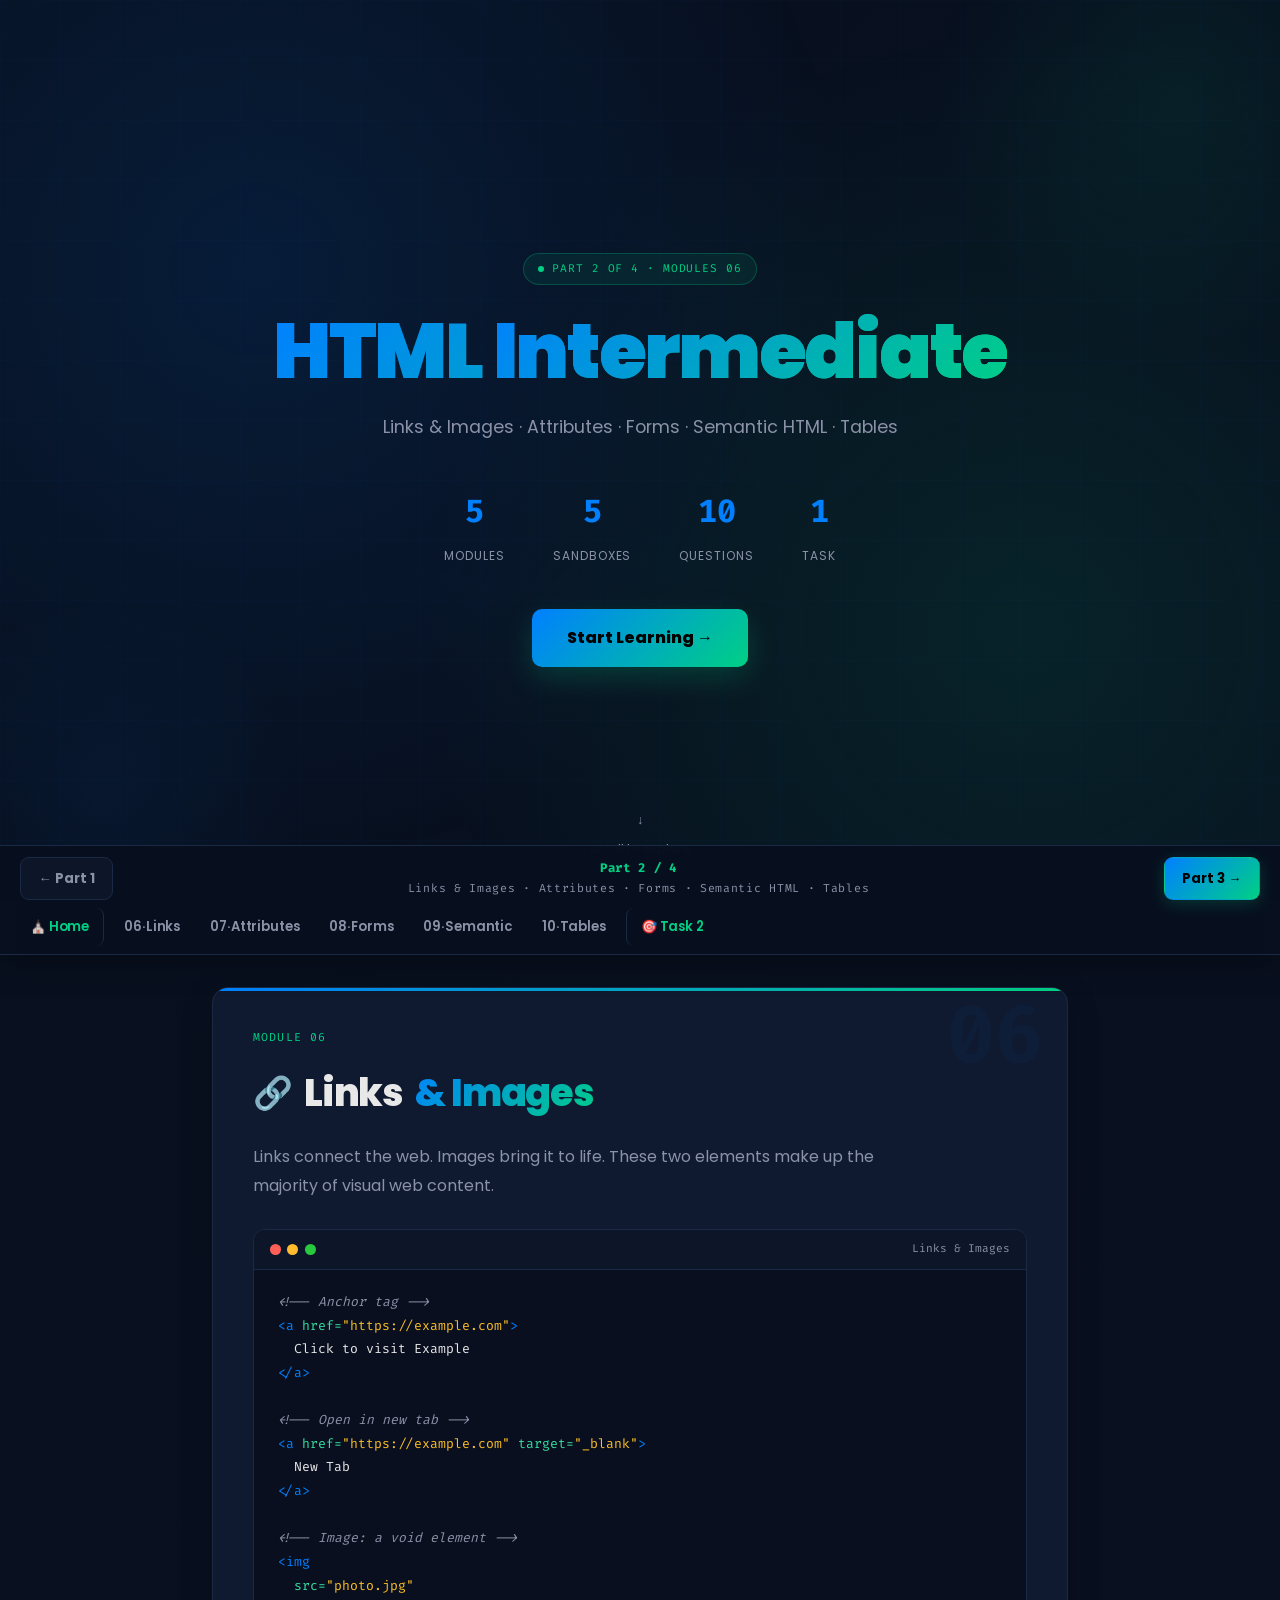
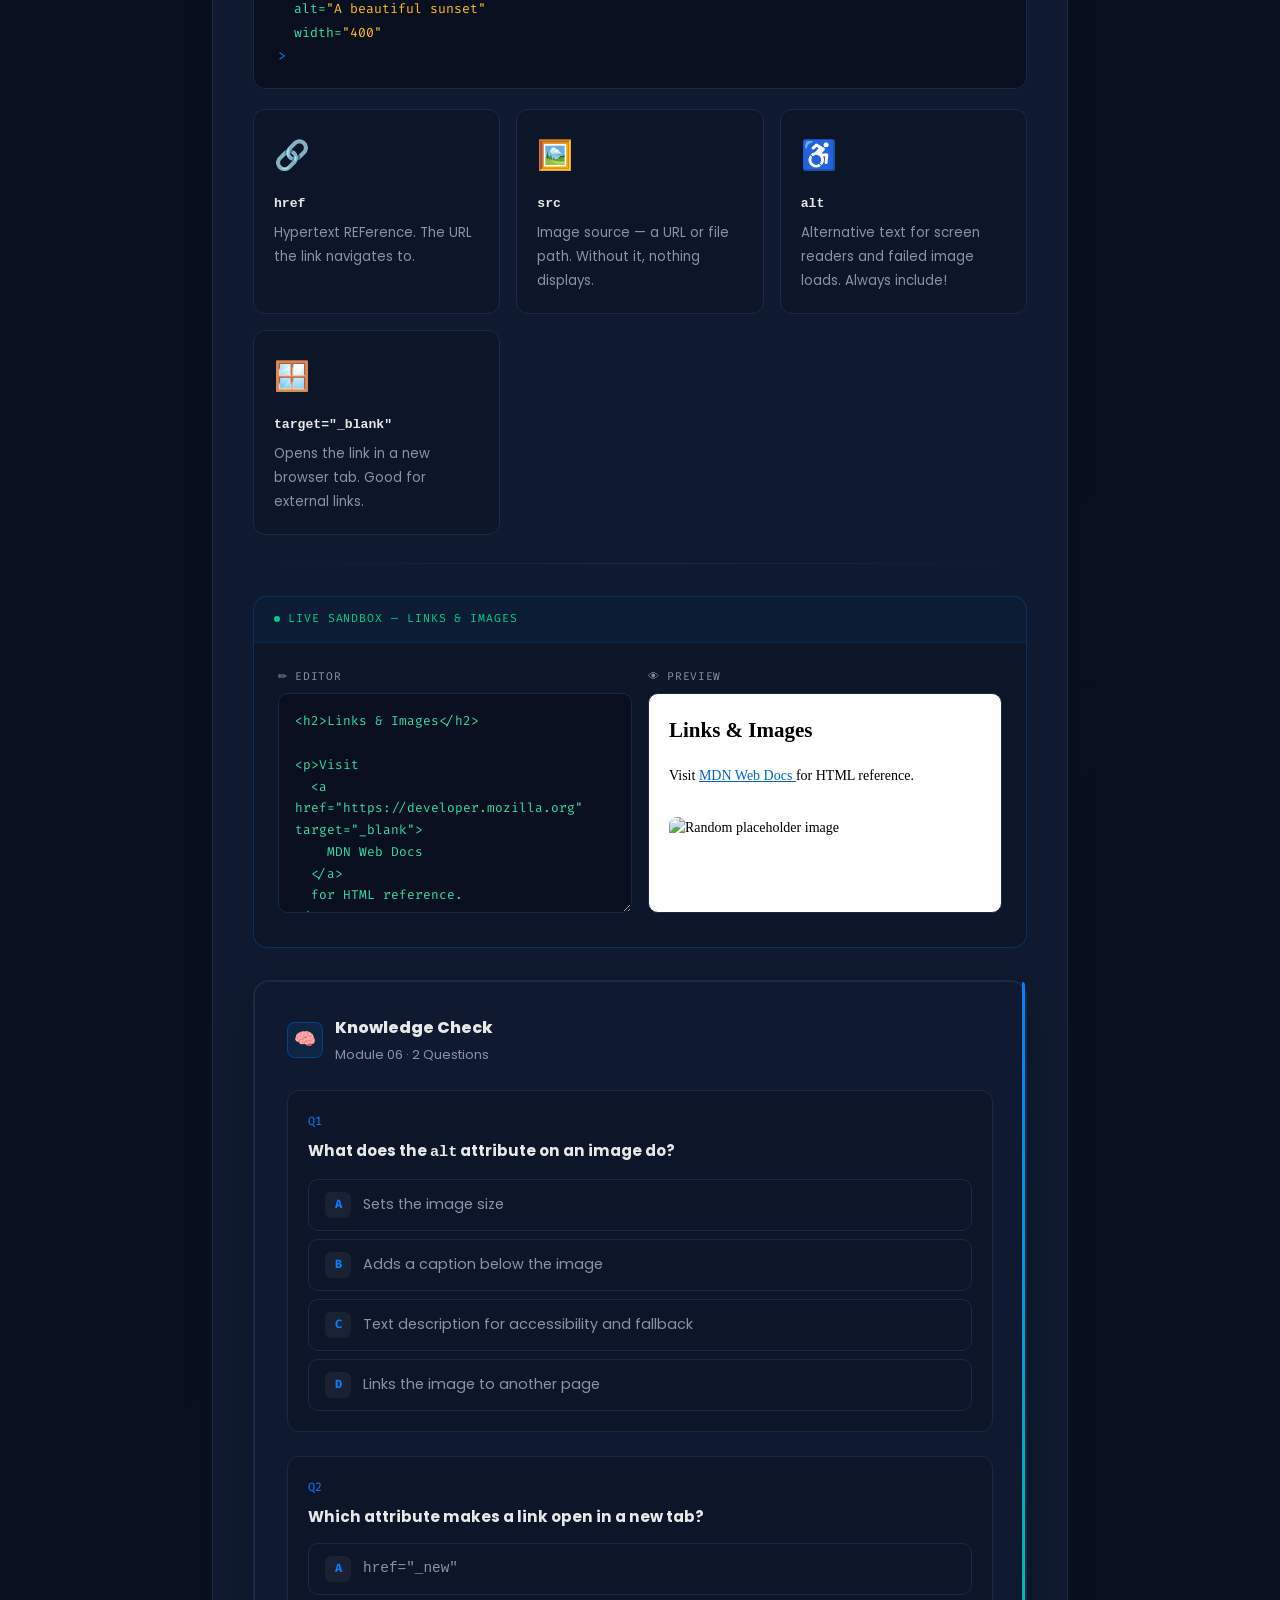
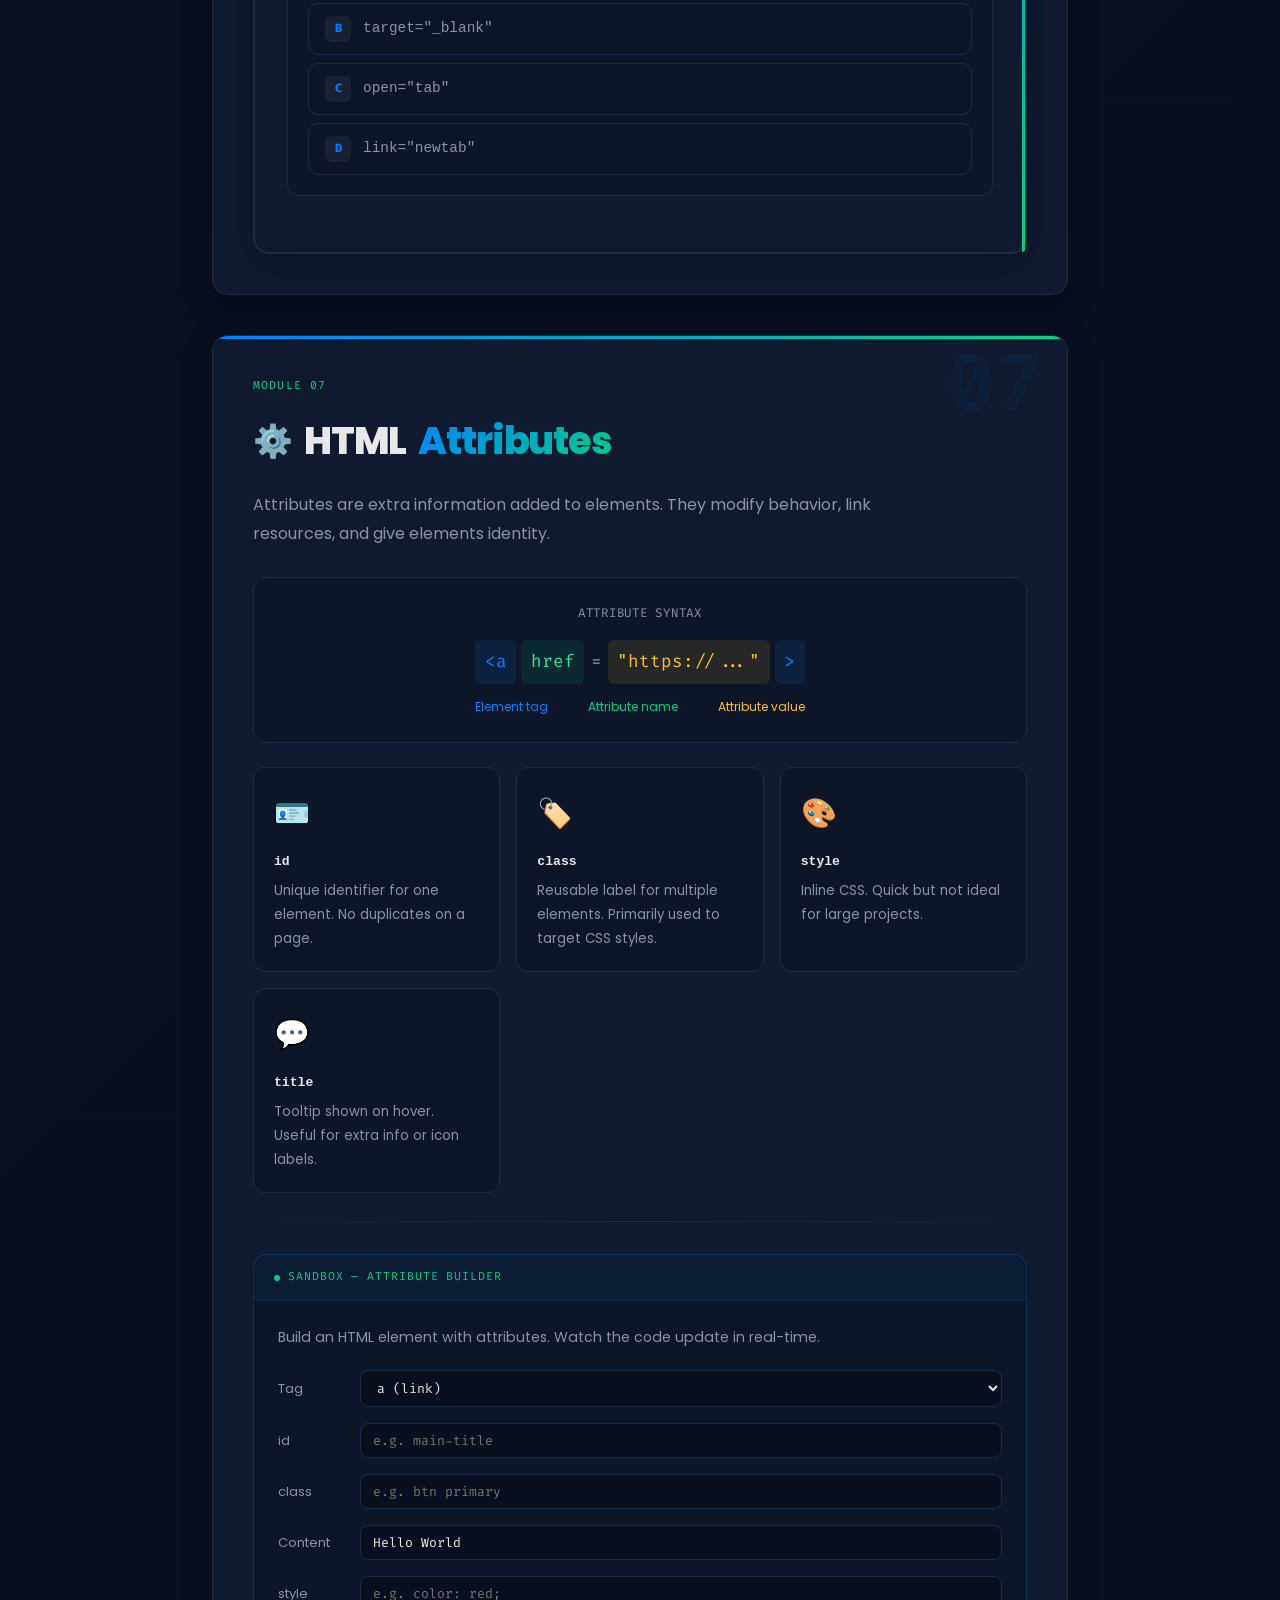
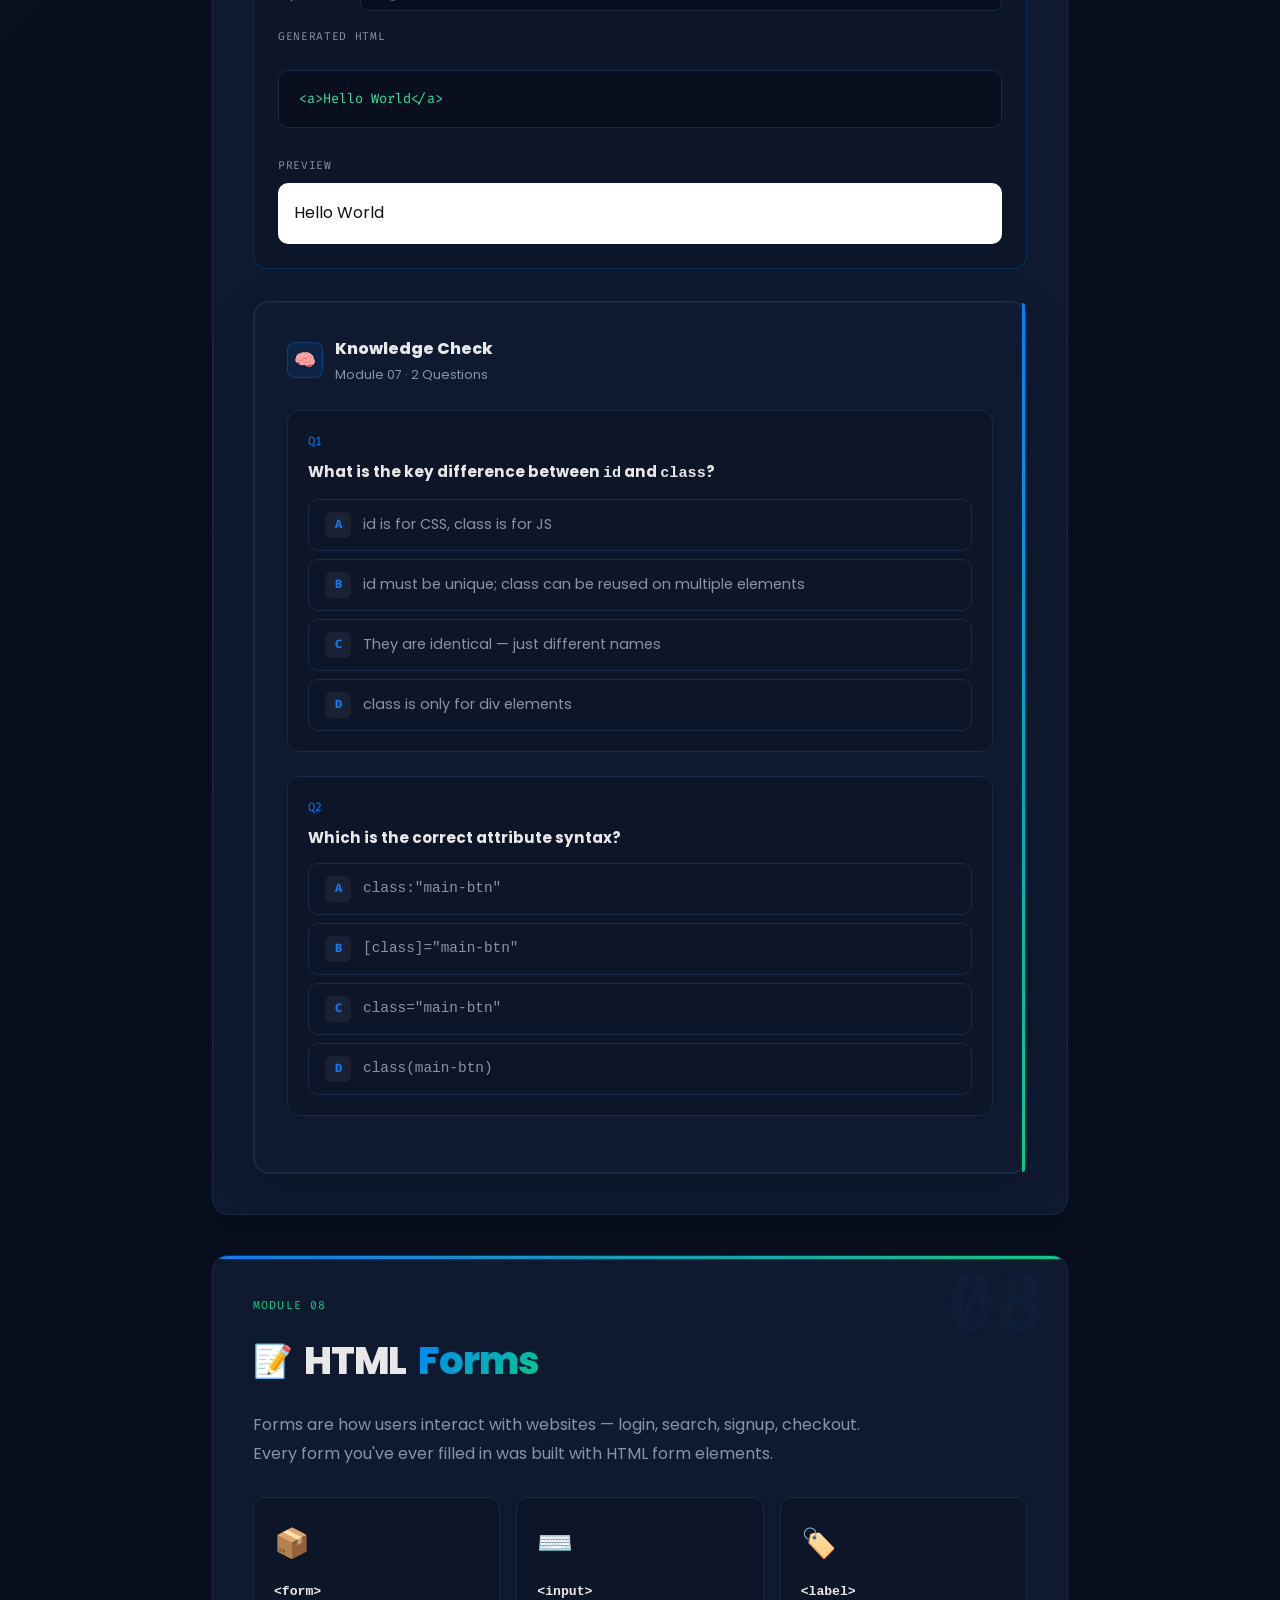
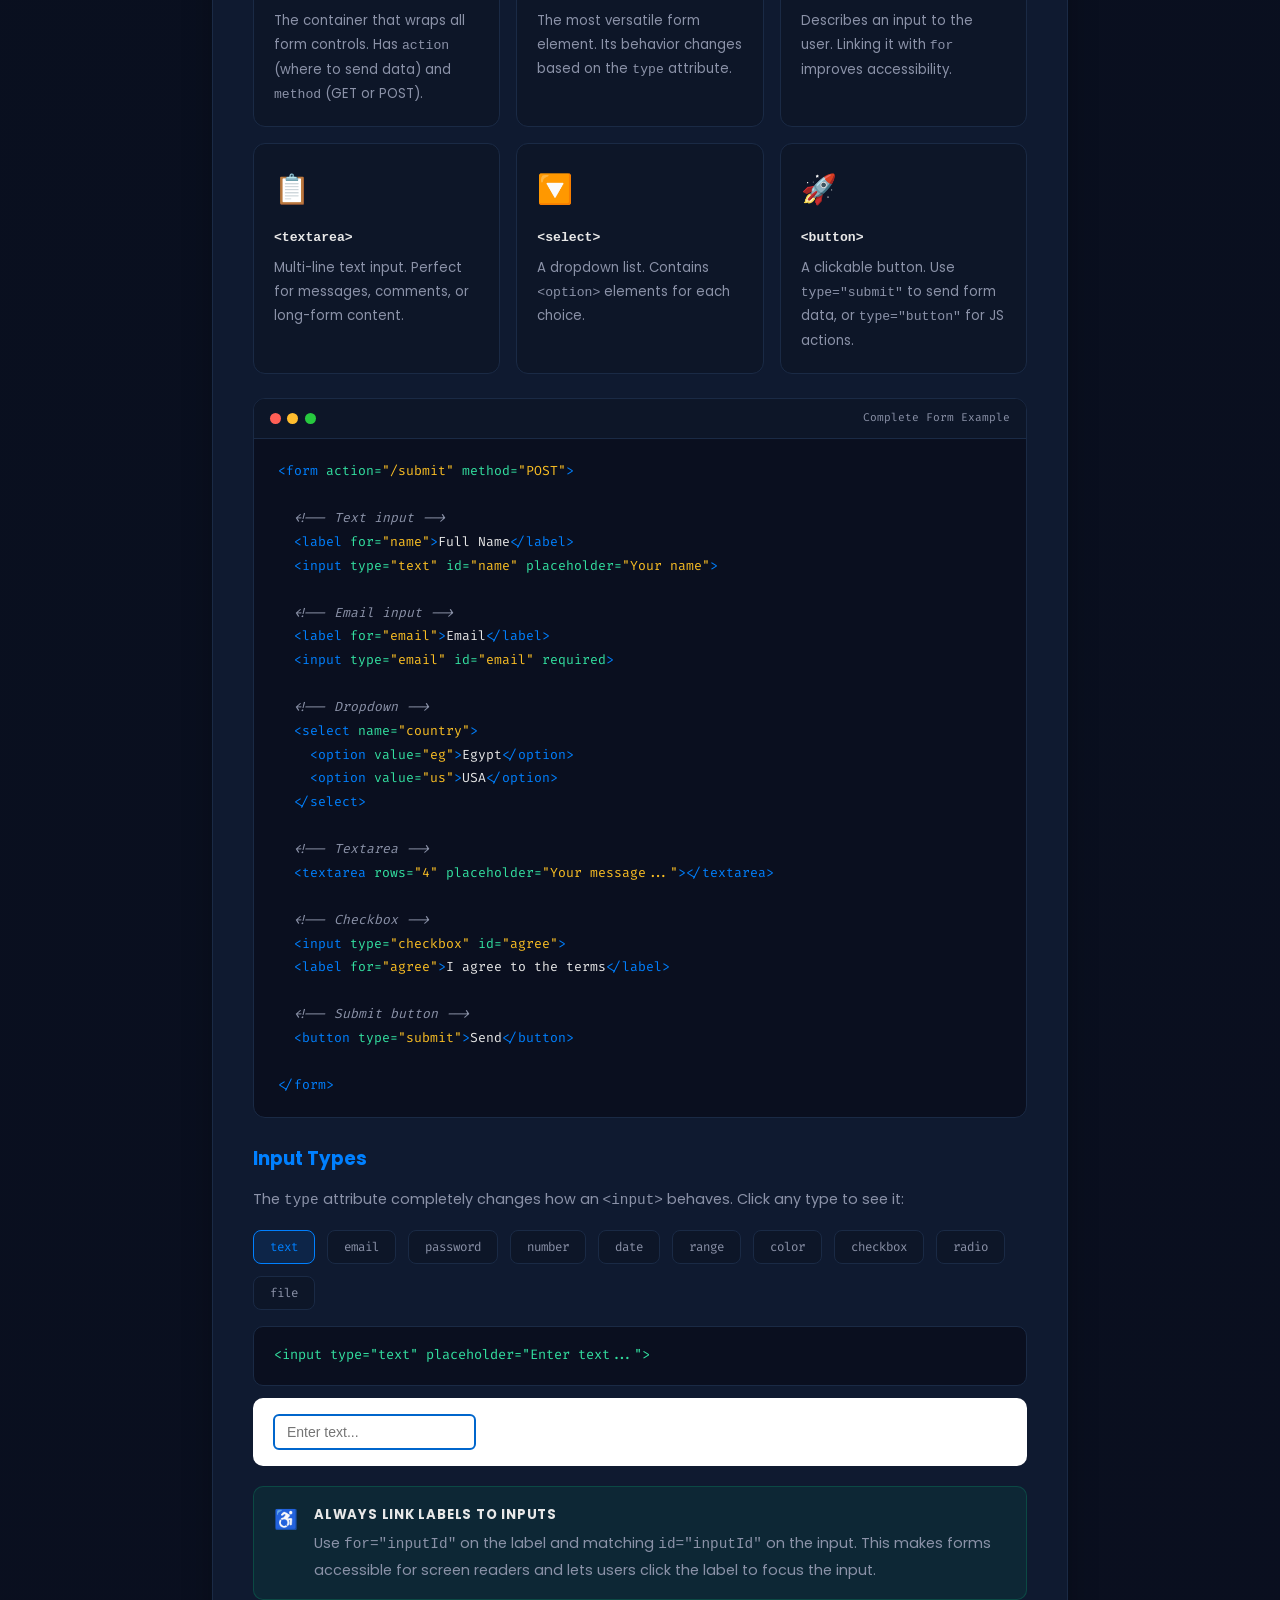
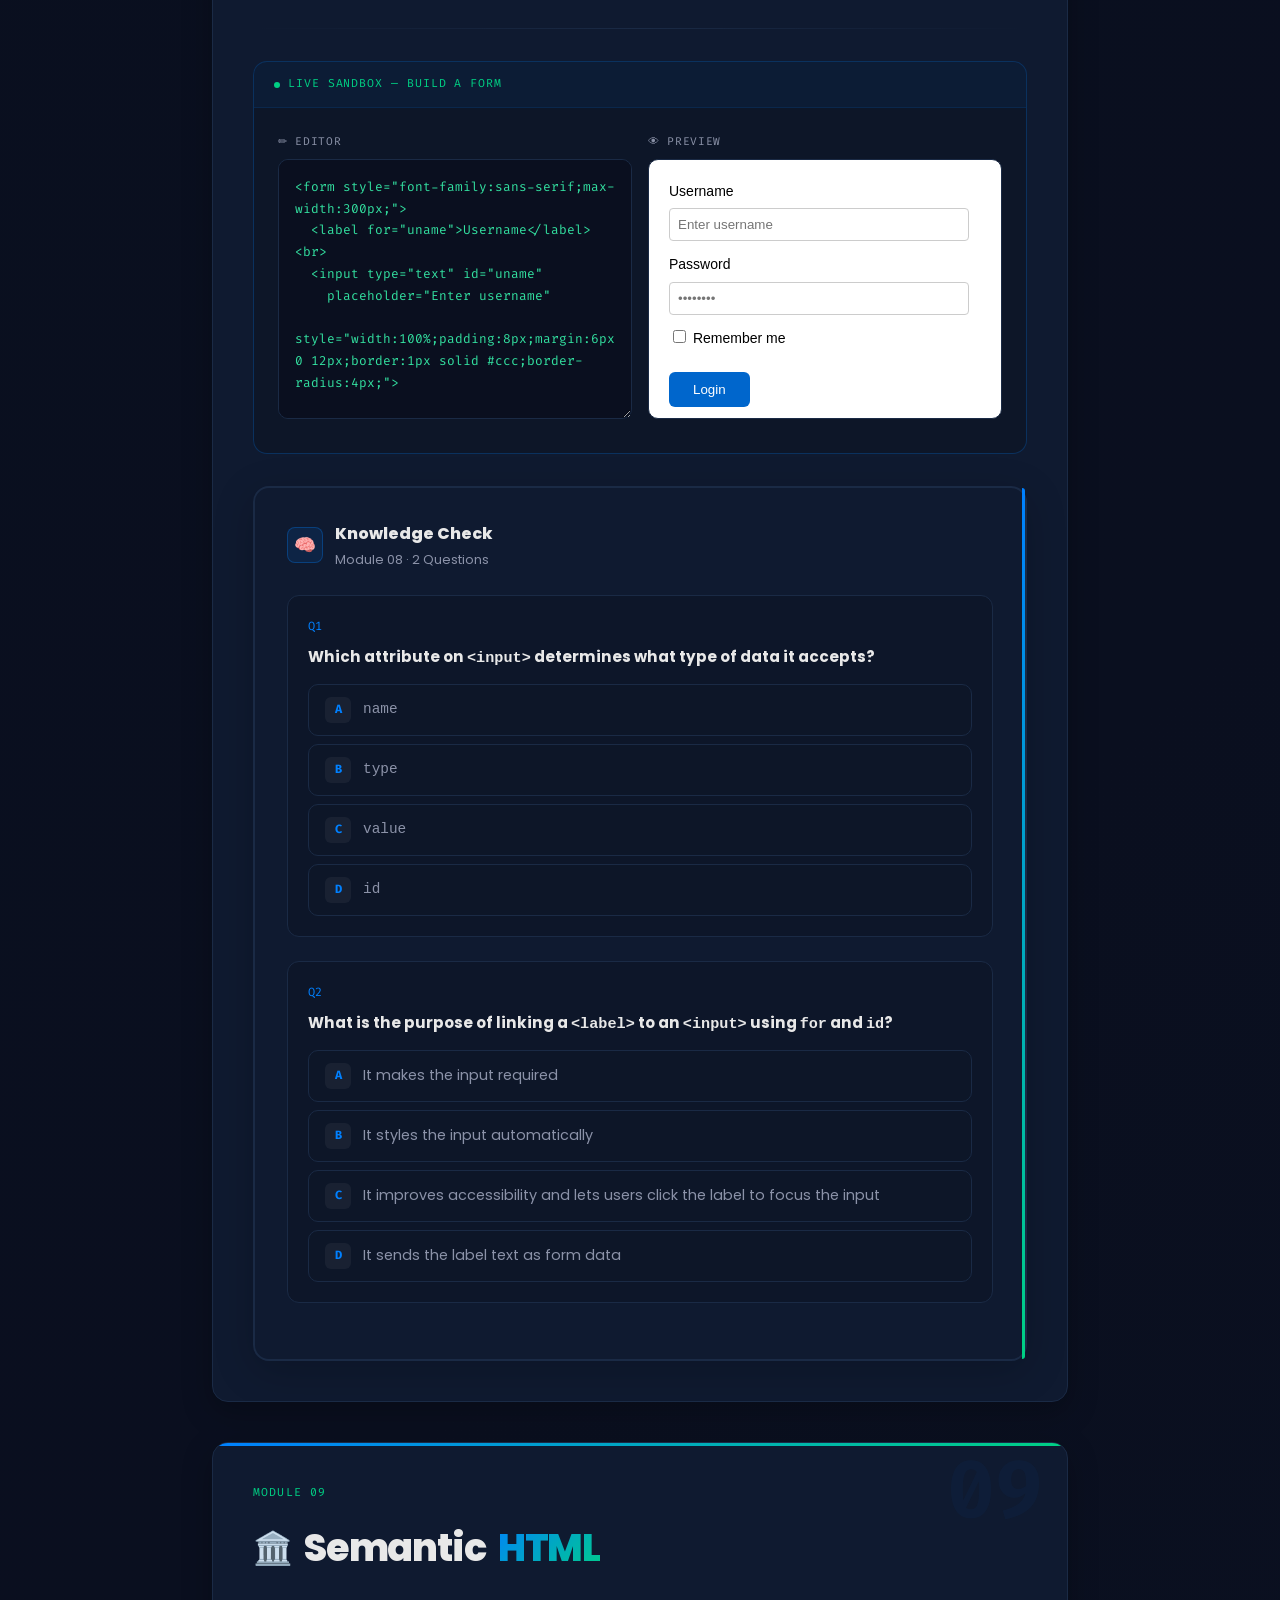
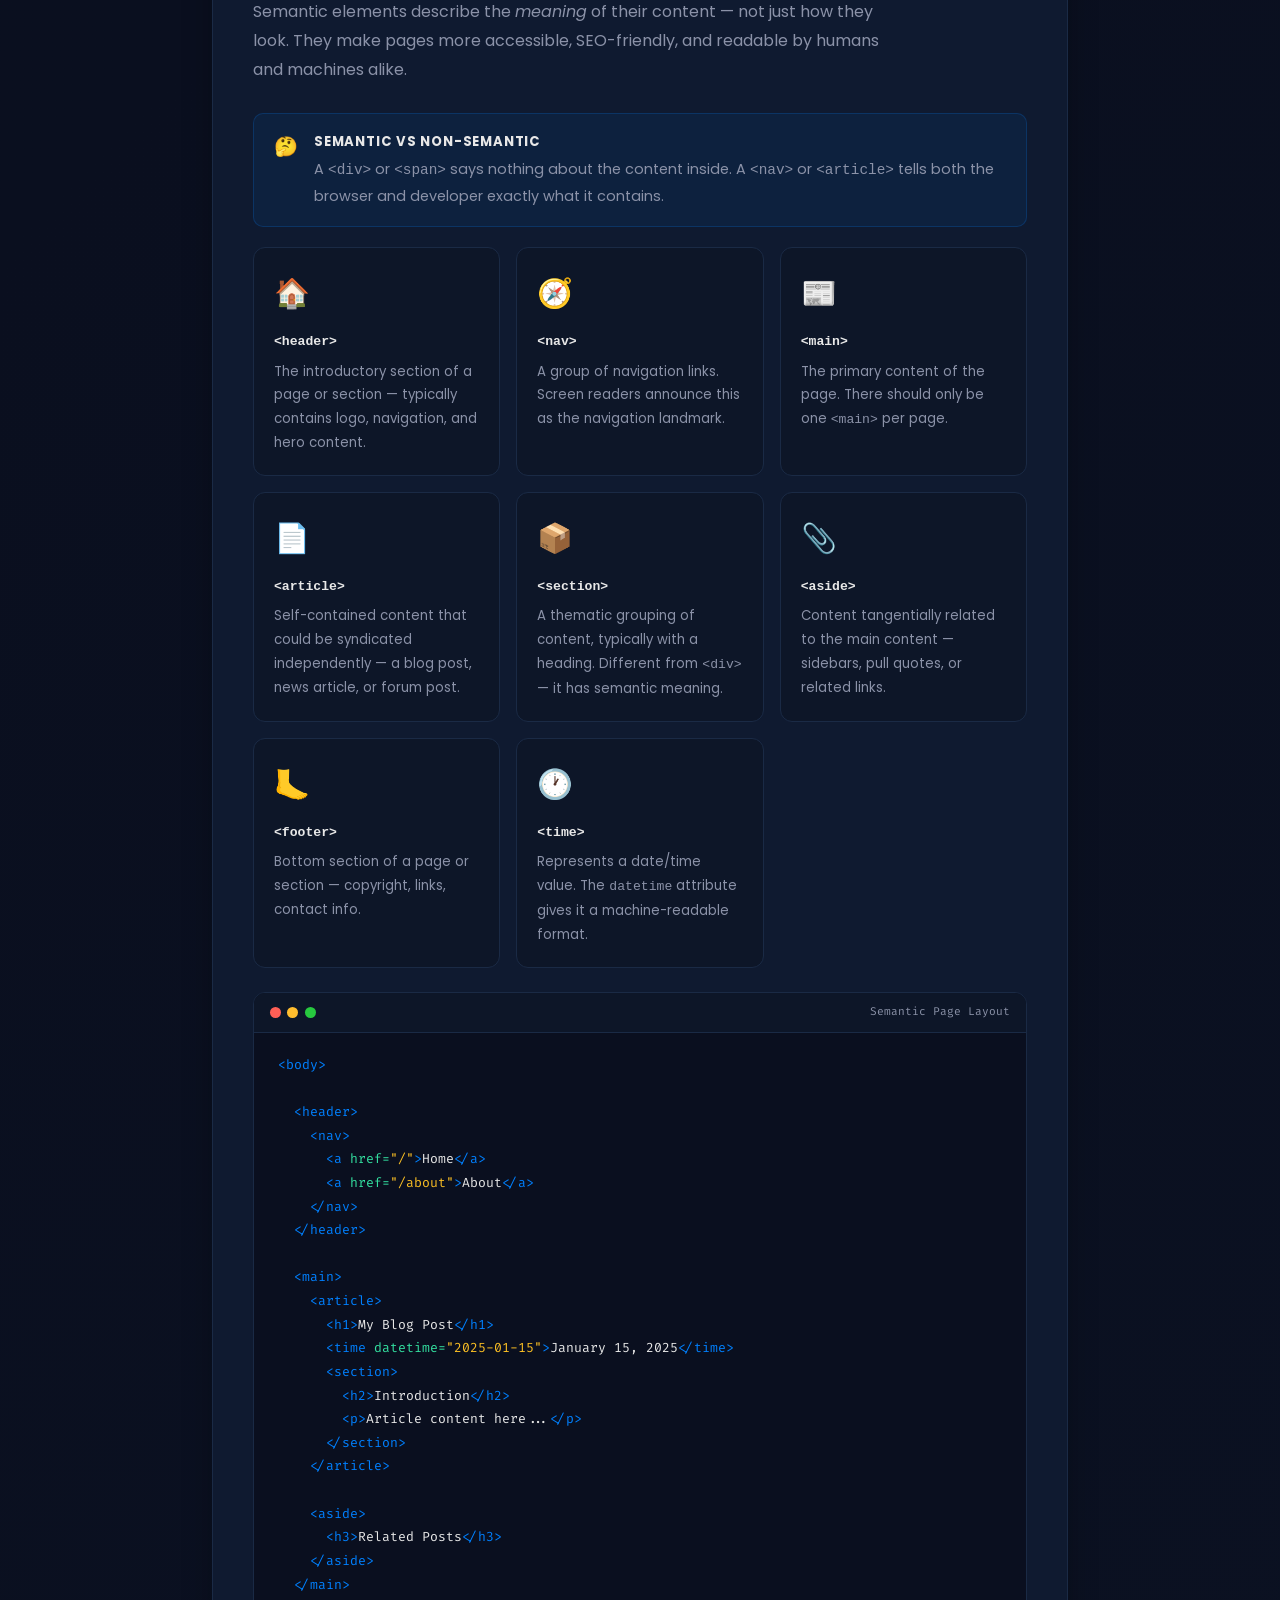
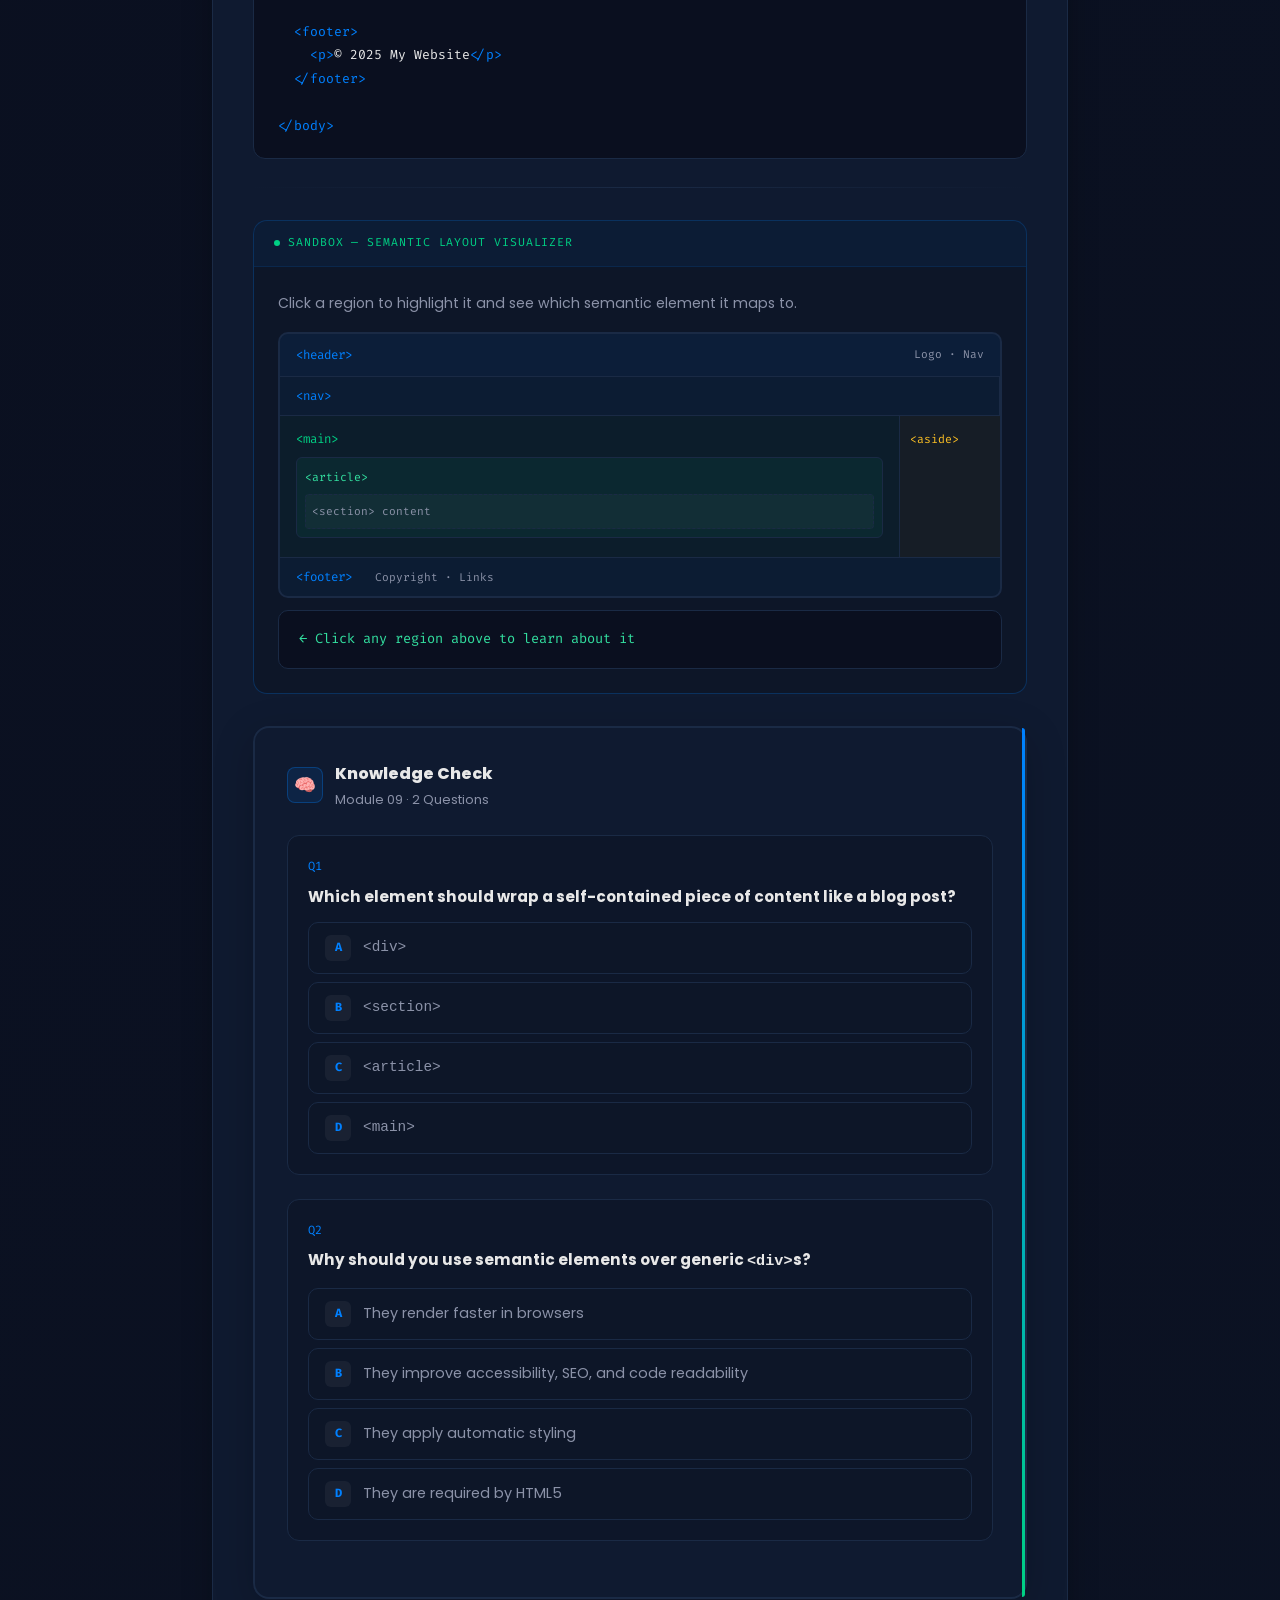
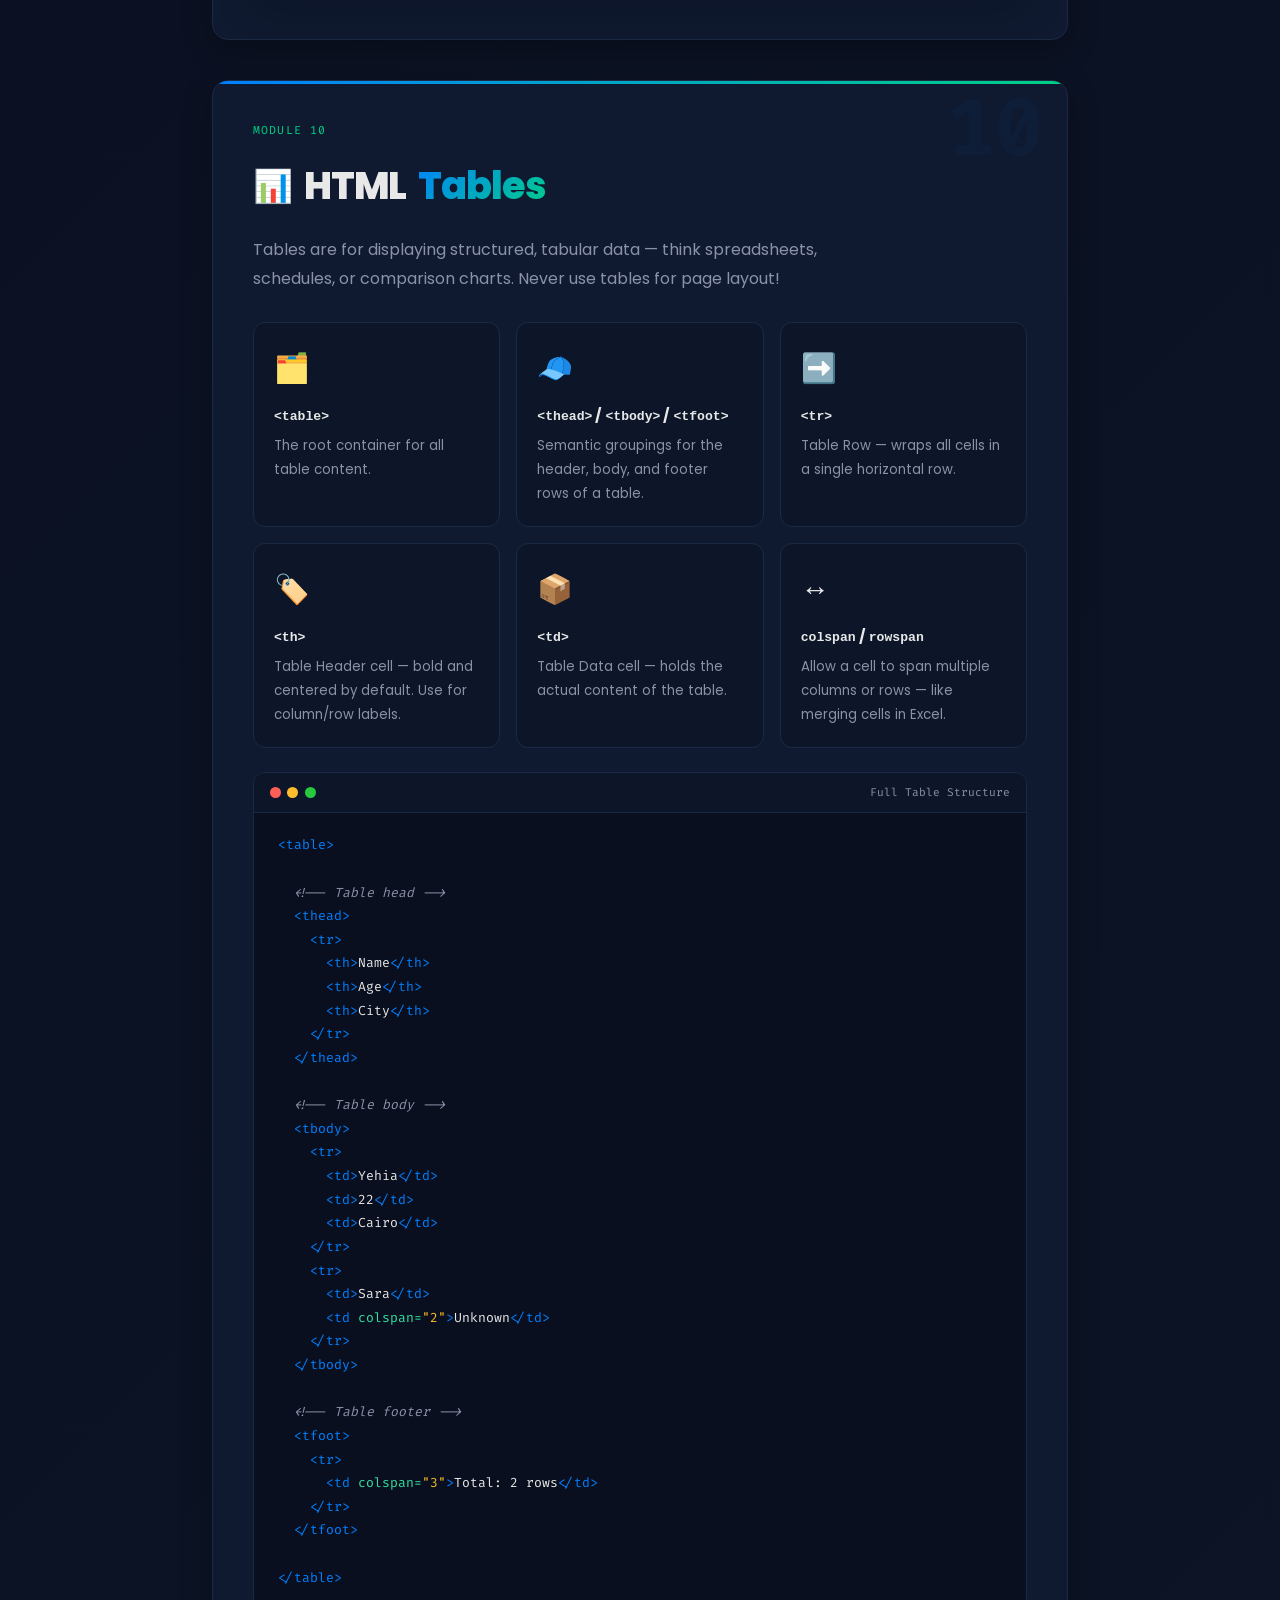
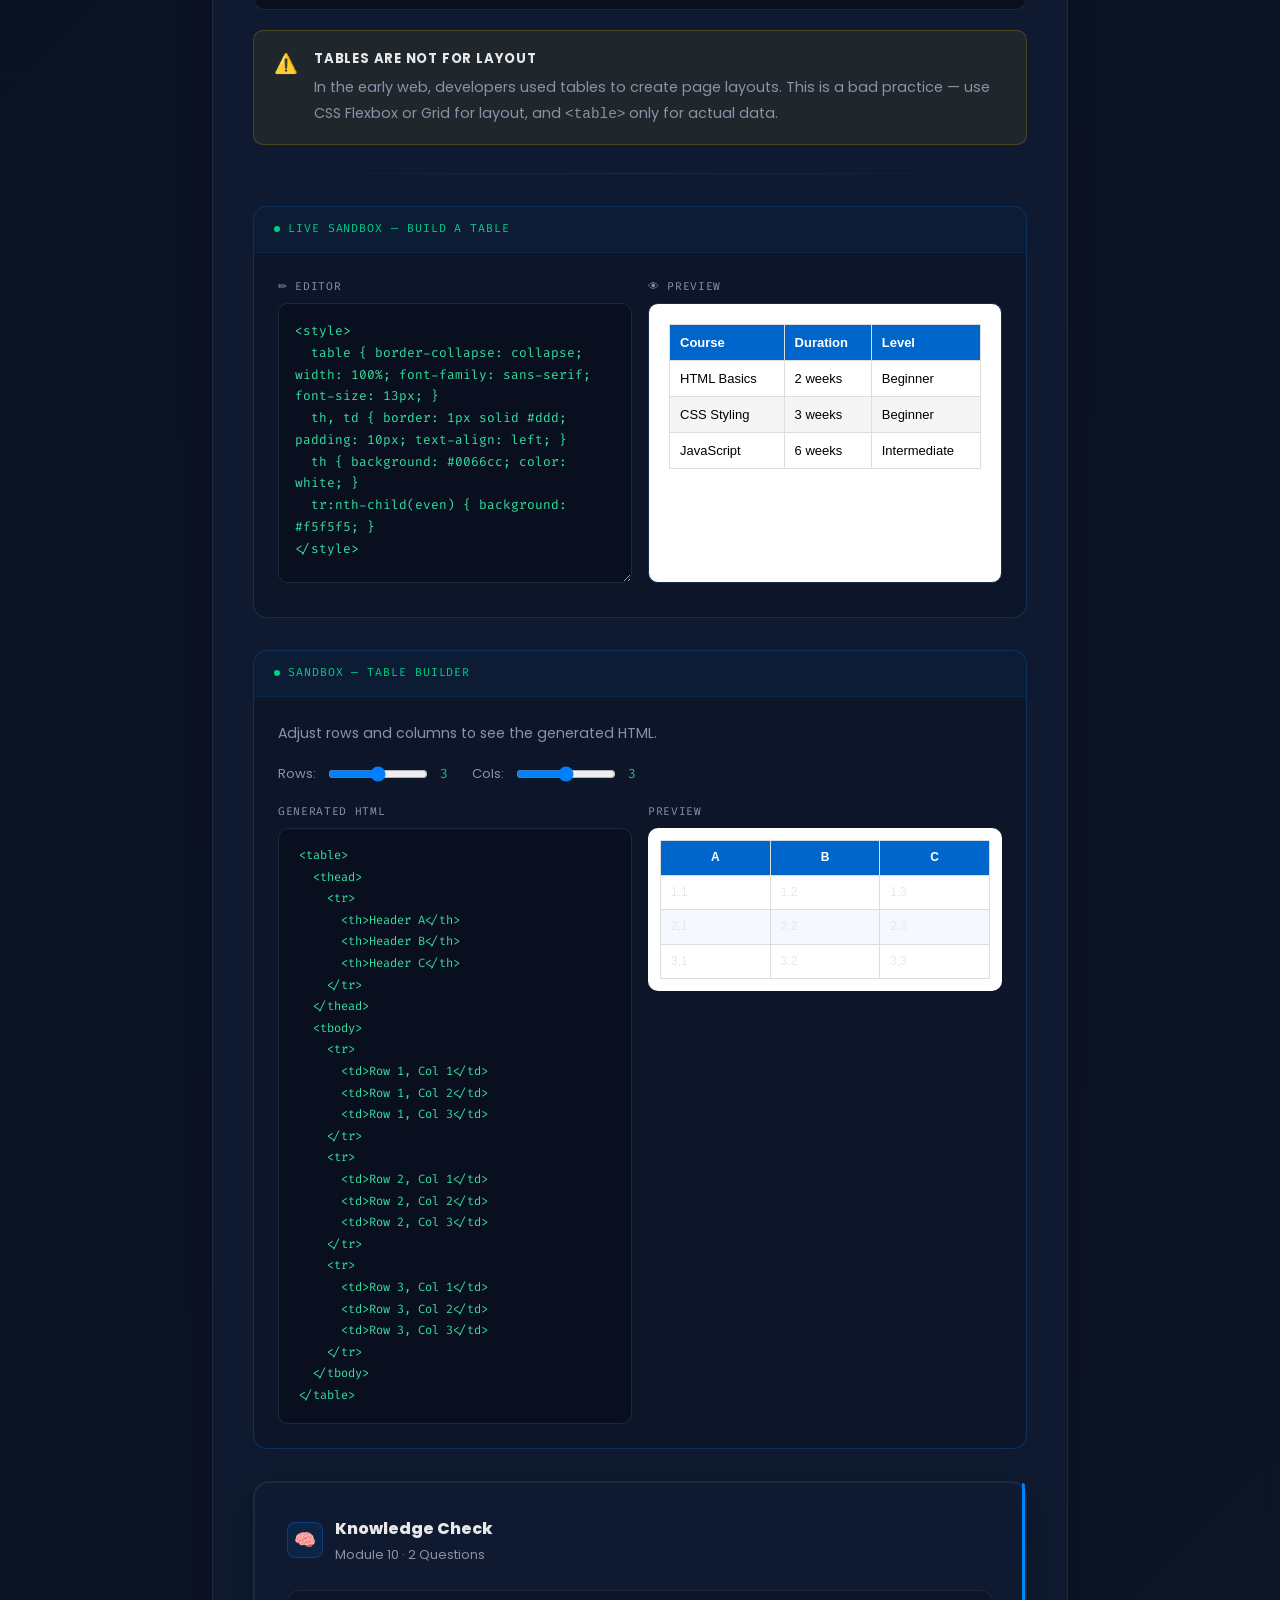
<file: part-2.html>
<!DOCTYPE html>
<html lang="en">
<head>
<meta charset="UTF-8"/>
<meta name="viewport" content="width=device-width, initial-scale=1.0"/>
<title>HTML Course — Part 2: HTML (Intermediate)</title>
<link rel="preconnect" href="https://fonts.googleapis.com">
<link href="https://fonts.googleapis.com/css2?family=Poppins:wght@300;400;600;700;800;900&family=Fira+Code:wght@400;600&display=swap" rel="stylesheet">
<style>

/* ══════════════════════════════════════════════
   ROOT VARIABLES — Your Design System
══════════════════════════════════════════════ */
:root {
  --primary:       #0066cc;
  --primary-light: #0080ff;
  --primary-dark:  #004499;
  --accent:        #00d084;
  --accent-light:  #33e0a0;
  --accent-dark:   #00b366;
  --bg:            #08101f;
  --bg-card:       #0f1a30;
  --bg-alt:        #0d1628;
  --text:          #e8e8e8;
  --text-muted:    #8b92a8;
  --border:        #1a2a45;
  --success:       #00d084;
  --warning:       #ffc107;
  --danger:        #ff4757;
  --mono: 'Fira Code', monospace;
  --sans: 'Poppins', 'Segoe UI', sans-serif;
}

*, *::before, *::after { box-sizing: border-box; margin: 0; padding: 0; }
html { scroll-behavior: smooth; }

body {
  font-family: var(--sans);
  background: linear-gradient(135deg, var(--bg) 0%, #0a0f1f 50%, var(--bg-alt) 100%);
  color: var(--text);
  line-height: 1.8;
  font-size: 16px;
  overflow-x: hidden;
}

/* Grid overlay */
body::after {
  content: '';
  position: fixed; inset: 0;
  background-image:
    linear-gradient(rgba(0,102,204,0.03) 1px, transparent 1px),
    linear-gradient(90deg, rgba(0,102,204,0.03) 1px, transparent 1px);
  background-size: 60px 60px;
  pointer-events: none;
  z-index: 0;
}

/* ══════════════════════════════════════════════
   PROGRESS BAR
══════════════════════════════════════════════ */
.progress-bar {
  position: fixed;
  top: 0; left: 0;
  height: 3px;
  background: linear-gradient(90deg, var(--primary-light), var(--accent));
  width: 0%;
  z-index: 9999;
  box-shadow: 0 0 20px rgba(0,208,132,0.5);
  transition: width .2s ease;
}

/* ══════════════════════════════════════════════
   HEADER
══════════════════════════════════════════════ */
header {
  text-align: center;
  min-height: 100vh;
  display: flex;
  flex-direction: column;
  align-items: center;
  justify-content: center;
  padding: 100px 40px 80px;
  background:
    radial-gradient(circle at 20% 30%, rgba(0,102,204,0.15) 0%, transparent 50%),
    radial-gradient(circle at 80% 70%, rgba(0,208,132,0.1) 0%, transparent 50%);
  position: relative;
  overflow: hidden;
  z-index: 1;
}

header::before {
  content: '';
  position: absolute;
  width: 500px; height: 500px;
  background: radial-gradient(circle, rgba(0,208,132,0.08) 0%, transparent 70%);
  border-radius: 50%;
  top: -150px; right: -150px;
}
header::after {
  content: '';
  position: absolute;
  width: 400px; height: 400px;
  background: radial-gradient(circle, rgba(0,102,204,0.08) 0%, transparent 70%);
  border-radius: 50%;
  bottom: -100px; left: -100px;
}

.header-badge {
  display: inline-flex; align-items: center; gap: .6rem;
  font-family: var(--mono);
  font-size: .75rem;
  color: var(--accent);
  background: rgba(0,208,132,0.08);
  border: 1px solid rgba(0,208,132,0.25);
  border-radius: 99px;
  padding: .4rem 1rem;
  margin-bottom: 2rem;
  letter-spacing: .08em;
  position: relative; z-index: 2;
}
.header-badge::before {
  content: '';
  width: 7px; height: 7px;
  background: var(--accent);
  border-radius: 50%;
  animation: pulse 2s infinite;
}

header h1 {
  font-size: clamp(2.8rem, 6vw, 5rem);
  font-weight: 900;
  background: linear-gradient(135deg, var(--primary-light), var(--accent));
  -webkit-background-clip: text;
  -webkit-text-fill-color: transparent;
  background-clip: text;
  margin-bottom: 1.25rem;
  line-height: 1.1;
  position: relative; z-index: 2;
  letter-spacing: -.03em;
}

.subtitle {
  font-size: 1.1rem;
  color: var(--text-muted);
  max-width: 560px;
  margin: 0 auto 2.5rem;
  position: relative; z-index: 2;
  line-height: 1.7;
}

.hero-stats {
  display: flex; gap: 3rem;
  margin-bottom: 2.5rem;
  position: relative; z-index: 2;
}
.stat-num  { font-size: 2rem; font-weight: 800; color: var(--primary-light); font-family: var(--mono); display: block; }
.stat-label{ font-size: .75rem; color: var(--text-muted); text-transform: uppercase; letter-spacing: .08em; }

.btn-start {
  display: inline-flex; align-items: center; gap: .6rem;
  background: linear-gradient(135deg, var(--primary-light), var(--accent));
  color: #000;
  font-weight: 800;
  font-size: 1rem;
  padding: .9rem 2.2rem;
  border-radius: 10px;
  border: none;
  cursor: pointer;
  text-decoration: none;
  transition: all .3s;
  box-shadow: 0 10px 30px rgba(0,208,132,0.2);
  position: relative; z-index: 2;
}
.btn-start:hover {
  transform: translateY(-4px);
  box-shadow: 0 15px 40px rgba(0,208,132,0.4);
}

.scroll-hint {
  position: absolute; bottom: 2.5rem; left: 50%; transform: translateX(-50%);
  font-size: .78rem; color: var(--text-muted);
  display: flex; flex-direction: column; align-items: center; gap: .4rem;
  z-index: 2;
  animation: float 3s ease-in-out infinite;
}
@keyframes float {
  0%,100% { transform: translateX(-50%) translateY(0); }
  50%      { transform: translateX(-50%) translateY(-8px); }
}
@keyframes pulse {
  0%,100% { opacity:1; box-shadow:0 0 0 0 rgba(0,208,132,.4); }
  50%      { opacity:.7; box-shadow:0 0 0 6px rgba(0,208,132,0); }
}

/* ══════════════════════════════════════════════
   NAV — single scrollable row
══════════════════════════════════════════════ */
nav {
  position: sticky; top: 0; z-index: 100;
  background: rgba(8,16,31,0.97);
  backdrop-filter: blur(15px);
  border-bottom: 1px solid var(--border);
  box-shadow: 0 8px 30px rgba(0,0,0,0.35);
  overflow-x: auto;
  overflow-y: hidden;
  -webkit-overflow-scrolling: touch;
  scrollbar-width: none;
}
nav::-webkit-scrollbar { display: none; }

nav .container {
  display: flex;
  align-items: center;
  gap: 2px;
  padding: 8px 16px;
  width: max-content;
  min-width: 100%;
  justify-content: flex-start;
}

/* fade edges to hint at scroll */
nav::before, nav::after {
  content: '';
  position: absolute; top: 0; bottom: 0;
  width: 32px; z-index: 2; pointer-events: none;
}
nav::before {
  left: 0;
  background: linear-gradient(90deg, rgba(8,16,31,.97), transparent);
}
nav::after {
  right: 0;
  background: linear-gradient(-90deg, rgba(8,16,31,.97), transparent);
}

nav a {
  color: var(--text-muted);
  text-decoration: none;
  font-weight: 600;
  padding: 7px 14px;
  border-radius: 8px;
  transition: all .25s;
  font-size: .82rem;
  white-space: nowrap;
  flex-shrink: 0;
  letter-spacing: -.01em;
}
nav a:hover, nav a.active {
  background: rgba(0,102,204,0.12);
  color: var(--primary-light);
}
nav a.active {
  background: rgba(0,102,204,0.18);
  box-shadow: inset 0 0 0 1px rgba(0,128,255,.25);
}

/* ══════════════════════════════════════════════
   MAIN / CONTAINER
══════════════════════════════════════════════ */
.container {
  max-width: 920px;
  margin: 0 auto;
  padding: 0 2rem;
}

main {
  position: relative; z-index: 1;
  padding: 2rem 0 8rem;
}

/* ══════════════════════════════════════════════
   MODULE / SECTION
══════════════════════════════════════════════ */
.section {
  background: var(--bg-card);
  border: 1px solid var(--border);
  border-radius: 16px;
  padding: 40px;
  margin-bottom: 40px;
  position: relative;
  overflow: hidden;
  box-shadow: 0 10px 30px rgba(0,0,0,0.25);
  opacity: 0;
  transform: translateY(24px);
  transition: opacity .6s ease, transform .6s ease;
}
.section.visible { opacity: 1; transform: translateY(0); }

.section::before {
  content: '';
  position: absolute; top: 0; left: 0; right: 0;
  height: 3px;
  background: linear-gradient(90deg, var(--primary-light), var(--accent));
}

.module-tag {
  font-family: var(--mono);
  font-size: .72rem;
  color: var(--accent);
  letter-spacing: .1em;
  text-transform: uppercase;
  margin-bottom: .6rem;
}

h2 {
  font-size: clamp(1.8rem, 3vw, 2.4rem);
  font-weight: 800;
  letter-spacing: -.03em;
  margin-bottom: 1rem;
  display: flex; align-items: center; gap: .75rem;
  color: var(--text);
}
h2 .accent-word {
  background: linear-gradient(135deg, var(--primary-light), var(--accent));
  -webkit-background-clip: text;
  -webkit-text-fill-color: transparent;
  background-clip: text;
}
h2 .emoji { font-size: 2rem; -webkit-text-fill-color: initial; }

.module-desc {
  color: var(--text-muted);
  max-width: 640px;
  font-size: 1rem;
  margin-bottom: 1.75rem;
}

h3 {
  font-size: 1.15rem;
  color: var(--primary-light);
  margin: 1.5rem 0 .75rem;
  font-weight: 700;
}

p { color: var(--text-muted); margin-bottom: 1rem; line-height: 1.8; }

.divider {
  height: 1px;
  background: linear-gradient(90deg, transparent, var(--border), transparent);
  margin: 1.75rem 0;
}

/* ══════════════════════════════════════════════
   CONCEPT CARDS
══════════════════════════════════════════════ */
.concept-grid {
  display: grid;
  grid-template-columns: repeat(auto-fit, minmax(220px, 1fr));
  gap: 1rem;
  margin-bottom: 1.5rem;
}
.concept-card {
  background: var(--bg-alt);
  border: 1px solid var(--border);
  border-radius: 12px;
  padding: 1.25rem;
  transition: border-color .2s, transform .2s;
}
.concept-card:hover { border-color: rgba(0,128,255,0.4); transform: translateY(-2px); }
.concept-card-icon  { font-size: 1.8rem; margin-bottom: .5rem; }
.concept-card h4    { font-size: .9rem; font-weight: 700; margin-bottom: .35rem; color: var(--text); }
.concept-card p     { font-size: .83rem; color: var(--text-muted); margin: 0; }
.concept-card code  { font-size: .82rem; }

/* ══════════════════════════════════════════════
   CODE BLOCKS
══════════════════════════════════════════════ */
.code-block {
  background: #0a0f1f;
  border: 1px solid var(--border);
  border-radius: 12px;
  overflow: hidden;
  margin: 1.25rem 0;
}
.code-block-header {
  display: flex; align-items: center; justify-content: space-between;
  padding: .6rem 1rem;
  background: var(--bg-alt);
  border-bottom: 1px solid var(--border);
}
.code-dots { display: flex; gap: .4rem; }
.dot { width: 11px; height: 11px; border-radius: 50%; }
.dot.red    { background: #ff5f56; }
.dot.yellow { background: #ffbd2e; }
.dot.green  { background: #27c93f; }
.code-lang {
  font-family: var(--mono);
  font-size: .7rem; color: var(--text-muted);
}
.code-block pre {
  padding: 1.25rem 1.5rem;
  font-family: var(--mono);
  font-size: .82rem;
  line-height: 1.8;
  overflow-x: auto;
  color: var(--accent-light);
}
.code-block pre .tag  { color: var(--primary-light); }
.code-block pre .attr { color: var(--accent-light); }
.code-block pre .val  { color: #fbbf24; }
.code-block pre .com  { color: var(--text-muted); font-style: italic; }
.code-block pre .txt  { color: var(--text); }

/* ══════════════════════════════════════════════
   CALLOUTS
══════════════════════════════════════════════ */
.callout {
  display: flex; gap: 1rem;
  padding: 1rem 1.25rem;
  border-radius: 10px;
  margin: 1.25rem 0;
  font-size: .9rem;
}
.callout.info { background: rgba(0,128,255,0.07); border: 1px solid rgba(0,128,255,0.2); }
.callout.tip  { background: rgba(0,208,132,0.07); border: 1px solid rgba(0,208,132,0.2); }
.callout.warn { background: rgba(255,193,7,0.07);  border: 1px solid rgba(255,193,7,0.2);  }
.callout-icon { font-size: 1.2rem; flex-shrink: 0; }
.callout-body strong { display: block; margin-bottom: .25rem; font-size: .82rem; text-transform: uppercase; letter-spacing: .06em; color: var(--text); }
.callout-body { color: var(--text-muted); }

/* ══════════════════════════════════════════════
   LIVE SANDBOX
══════════════════════════════════════════════ */
.sandbox-wrap {
  border: 1px solid rgba(0,128,255,0.25);
  border-radius: 14px;
  overflow: hidden;
  margin: 2rem 0;
  background: var(--bg-alt);
}
.sandbox-header {
  display: flex; align-items: center; justify-content: space-between;
  padding: .75rem 1.25rem;
  background: rgba(0,102,204,0.08);
  border-bottom: 1px solid rgba(0,102,204,0.15);
}
.sandbox-label {
  font-family: var(--mono);
  font-size: .72rem;
  color: var(--accent);
  letter-spacing: .08em;
  display: flex; align-items: center; gap: .5rem;
}
.sandbox-label::before {
  content: '';
  width: 6px; height: 6px;
  background: var(--accent);
  border-radius: 50%;
  animation: pulse 2s infinite;
}
.sandbox-body { padding: 1.5rem; }

.editor-preview {
  display: grid; grid-template-columns: 1fr 1fr; gap: 1rem;
}
@media (max-width: 640px) { .editor-preview { grid-template-columns: 1fr; } }

.pane-label {
  font-family: var(--mono);
  font-size: .7rem; color: var(--text-muted);
  letter-spacing: .06em; margin-bottom: .4rem;
}

.code-editor {
  width: 100%;
  height: 220px;
  background: #0a0f1f;
  border: 1px solid var(--border);
  border-radius: 10px;
  color: var(--accent-light);
  font-family: var(--mono);
  font-size: .8rem;
  line-height: 1.7;
  padding: 1rem;
  resize: vertical;
  outline: none;
  transition: border-color .2s;
}
.code-editor:focus { border-color: rgba(0,128,255,0.4); box-shadow: 0 0 15px rgba(0,128,255,0.1); }

.preview-frame {
  width: 100%;
  height: 220px;
  background: #fff;
  border: 1px solid var(--border);
  border-radius: 10px;
}

.visual-sandbox {
  background: var(--bg-alt);
  border: 1px dashed var(--border);
  border-radius: 12px;
  padding: 1.5rem;
  min-height: 120px;
  display: flex; flex-direction: column; gap: 1rem;
}

.control-row {
  display: flex; flex-wrap: wrap; gap: .75rem; align-items: center;
}

.ctrl-btn {
  padding: .5rem 1rem;
  border-radius: 8px;
  border: 1px solid var(--border);
  background: var(--bg-alt);
  color: var(--text-muted);
  font-family: var(--mono);
  font-size: .78rem;
  cursor: pointer;
  transition: all .2s;
}
.ctrl-btn:hover  { border-color: var(--primary-light); color: var(--primary-light); }
.ctrl-btn.active { background: rgba(0,102,204,0.15); border-color: var(--primary-light); color: var(--primary-light); }

.output-display {
  background: #0a0f1f;
  border: 1px solid var(--border);
  border-radius: 10px;
  padding: 1rem 1.25rem;
  font-family: var(--mono);
  font-size: .85rem;
  min-height: 60px;
  color: var(--accent-light);
}

/* ══════════════════════════════════════════════
   ANATOMY DIAGRAM
══════════════════════════════════════════════ */
.tag-anatomy {
  display: flex; align-items: center; justify-content: center;
  padding: 2rem 1rem; gap: 0; flex-wrap: wrap; row-gap: 1rem;
}
.tag-part { display: flex; flex-direction: column; align-items: center; gap: .4rem; }
.tag-text {
  font-family: var(--mono);
  font-size: 1.3rem;
  font-weight: 700;
  padding: .4rem .6rem;
  border-radius: 6px;
  white-space: nowrap;
}
.tag-text.bracket { color: var(--primary-light); background: rgba(0,128,255,0.1); }
.tag-text.tagname  { color: var(--accent); background: rgba(0,208,132,0.1); }
.tag-text.content  { color: var(--text); background: rgba(255,255,255,0.05); }
.tag-text.slash    { color: #f472b6; background: rgba(244,114,182,0.08); }
.tag-label { font-size: .7rem; color: var(--text-muted); font-family: var(--mono); letter-spacing: .04em; }

/* ══════════════════════════════════════════════
   ELEMENT EXPLORER
══════════════════════════════════════════════ */
.element-grid {
  display: grid;
  grid-template-columns: repeat(auto-fill, minmax(120px,1fr));
  gap: .6rem; margin-bottom: .75rem;
}
.element-chip {
  background: var(--bg-alt);
  border: 1px solid var(--border);
  border-radius: 8px;
  padding: .6rem .7rem;
  cursor: pointer;
  transition: all .2s;
  text-align: center;
}
.element-chip:hover, .element-chip.active {
  border-color: var(--primary-light);
  background: rgba(0,102,204,0.1);
}
.element-chip code {
  font-family: var(--mono);
  font-size: .78rem;
  color: var(--accent-light);
  display: block; margin-bottom: .2rem;
  background: none; padding: 0;
}
.element-chip span { font-size: .7rem; color: var(--text-muted); }

.element-detail {
  margin-top: .75rem;
  padding: 1.25rem;
  background: var(--bg-alt);
  border: 1px solid rgba(0,128,255,0.2);
  border-radius: 12px;
  display: none;
  animation: fadeIn .25s ease;
}
.element-detail.show { display: block; }
@keyframes fadeIn { from{opacity:0;transform:translateY(6px)} to{opacity:1;transform:translateY(0)} }
.element-detail h4 { font-size: .95rem; font-weight: 700; margin-bottom: .4rem; color: var(--primary-light); }
.element-detail p  { font-size: .88rem; margin-bottom: .75rem; }
.element-detail .example {
  font-family: var(--mono); font-size: .8rem;
  background: #0a0f1f; padding: .75rem 1rem;
  border-radius: 8px; color: var(--accent-light);
}

/* ══════════════════════════════════════════════
   LIST BUILDER
══════════════════════════════════════════════ */
.attr-input {
  flex: 1; min-width: 140px;
  background: #0a0f1f;
  border: 1px solid var(--border);
  border-radius: 8px;
  color: var(--text);
  font-family: var(--mono);
  font-size: .82rem;
  padding: .5rem .75rem;
  outline: none;
  transition: border-color .2s;
}
.attr-input:focus { border-color: rgba(0,128,255,0.4); box-shadow: 0 0 12px rgba(0,128,255,0.15); }

/* ══════════════════════════════════════════════
   ATTRIBUTE BUILDER
══════════════════════════════════════════════ */
.attr-builder { display: flex; flex-direction: column; gap: 1rem; }
.attr-row { display: flex; align-items: center; gap: .75rem; flex-wrap: wrap; }
.attr-row label { font-size: .82rem; color: var(--text-muted); width: 70px; flex-shrink: 0; }
.attr-output {
  background: #0a0f1f;
  border: 1px solid var(--border);
  border-radius: 10px;
  padding: 1rem 1.25rem;
  font-family: var(--mono);
  font-size: .85rem;
  color: var(--accent-light);
  word-break: break-all;
}

/* ══════════════════════════════════════════════
   DOM TREE
══════════════════════════════════════════════ */
.tree-display {
  background: #0a0f1f;
  border: 1px solid var(--border);
  border-radius: 12px;
  padding: 1.5rem;
  font-family: var(--mono);
  font-size: .82rem;
  line-height: 2;
}
.tree-tag   { color: var(--primary-light); }
.tree-text  { color: var(--accent-light); font-style: italic; }
.tree-attr  { color: #fbbf24; }
.tree-branch{ color: var(--border); }
.tree-indent{ margin-left: 1.4rem; }

/* ══════════════════════════════════════════════
   QUIZ
══════════════════════════════════════════════ */
.quiz-wrap {
  background: var(--bg-card);
  border: 2px solid var(--border);
  border-radius: 16px;
  padding: 2rem;
  margin-top: 2rem;
  position: relative;
  box-shadow: 0 10px 40px rgba(0,0,0,0.2);
}
.quiz-wrap::before {
  content: '';
  position: absolute; right: 0; top: 0; bottom: 0;
  width: 3px;
  background: linear-gradient(180deg, var(--primary-light), var(--accent));
  border-radius: 0 16px 16px 0;
}
.quiz-header {
  display: flex; align-items: center; gap: .75rem;
  margin-bottom: 1.5rem;
}
.quiz-icon {
  width: 36px; height: 36px;
  background: rgba(0,128,255,0.1);
  border: 1px solid rgba(0,128,255,0.3);
  border-radius: 8px;
  display: flex; align-items: center; justify-content: center;
  font-size: 1.1rem;
}
.quiz-title { font-weight: 800; font-size: 1rem; }
.quiz-sub   { font-size: .8rem; color: var(--text-muted); }

.question-block {
  margin-bottom: 1.5rem;
  background: rgba(0,0,0,0.15);
  padding: 1.25rem;
  border-radius: 12px;
  border: 1px solid var(--border);
}
.question-num  { font-family: var(--mono); font-size: .75rem; color: var(--primary-light); margin-bottom: .3rem; }
.question-text { font-size: .95rem; font-weight: 700; color: var(--text); margin-bottom: .75rem; }

.options { display: flex; flex-direction: column; gap: .5rem; }
.option {
  display: flex; align-items: center; gap: .75rem;
  padding: .75rem 1rem;
  border: 1px solid var(--border);
  border-radius: 10px;
  cursor: pointer;
  transition: all .2s;
  font-size: .9rem;
  user-select: none;
  background: var(--bg-alt);
  color: var(--text-muted);
}
.option:hover:not(.disabled) {
  border-color: rgba(0,128,255,0.4);
  background: rgba(0,102,204,0.08);
  color: var(--text);
  transform: translateY(-1px);
}
.option.correct {
  border-color: var(--success) !important;
  background: rgba(0,208,132,0.1) !important;
  color: var(--success) !important;
}
.option.wrong {
  border-color: var(--danger) !important;
  background: rgba(255,71,87,0.1) !important;
  color: var(--danger) !important;
  animation: shake .4s ease;
}
.option.disabled { cursor: default; }

@keyframes shake {
  0%,100% { transform: translateX(0); }
  20% { transform: translateX(-8px); }
  40% { transform: translateX(8px); }
  60% { transform: translateX(-5px); }
  80% { transform: translateX(5px); }
}

.option-letter {
  width: 26px; height: 26px; border-radius: 6px;
  background: rgba(255,255,255,0.05);
  display: flex; align-items: center; justify-content: center;
  font-family: var(--mono); font-size: .75rem; font-weight: 700;
  flex-shrink: 0; transition: background .2s;
  color: var(--primary-light);
}
.option.correct .option-letter { background: rgba(0,208,132,0.2); color: var(--success); }
.option.wrong   .option-letter { background: rgba(255,71,87,0.2);  color: var(--danger); }

.feedback-msg {
  margin-top: .6rem; font-size: .85rem;
  padding: .6rem .9rem; border-radius: 8px; display: none;
  animation: slideIn .3s ease;
}
.feedback-msg.show    { display: block; }
.feedback-msg.correct { background: rgba(0,208,132,0.12); color: var(--success); border: 1px solid rgba(0,208,132,0.3); }
.feedback-msg.wrong   { background: rgba(255,71,87,0.12);  color: var(--danger);  border: 1px solid rgba(255,71,87,0.3); }

@keyframes slideIn {
  from { opacity:0; transform:translateY(-8px); }
  to   { opacity:1; transform:translateY(0); }
}

.quiz-reset {
  margin-top: 1rem; padding: .55rem 1.25rem;
  border-radius: 8px; border: 1px solid var(--border);
  background: var(--bg-alt); color: var(--text-muted);
  font-size: .82rem; cursor: pointer; transition: all .2s; display: none;
}
.quiz-reset:hover { border-color: var(--primary-light); color: var(--primary-light); }
.quiz-reset.show  { display: inline-flex; }

/* ══════════════════════════════════════════════
   COMPLETION
══════════════════════════════════════════════ */
.completion-wrap {
  text-align: center;
  padding: 4rem 1rem 2rem;
  position: relative;
}
.completion-wrap h2 {
  justify-content: center;
  font-size: 2rem;
  background: linear-gradient(135deg, var(--primary-light), var(--accent));
  -webkit-background-clip: text;
  -webkit-text-fill-color: transparent;
  background-clip: text;
}

/* ══════════════════════════════════════════════
   FOOTER
══════════════════════════════════════════════ */
footer {
  text-align: center;
  padding: 2.5rem 2rem;
  color: var(--text-muted);
  border-top: 1px solid var(--border);
  background: var(--bg-card);
  position: relative; z-index: 1;
}
footer strong { color: var(--accent); }

/* ══════════════════════════════════════════════
   SECTION NUMBER
══════════════════════════════════════════════ */
.section-number {
  font-family: var(--mono);
  font-size: 5rem; font-weight: 900;
  color: rgba(0,128,255,0.04);
  position: absolute; right: 1.5rem; top: .5rem;
  line-height: 1; pointer-events: none; user-select: none;
}

/* ══════════════════════════════════════════════
   MOBILE BOTTOM NAV
══════════════════════════════════════════════ */
.mobile-module-nav {
  display: none;
  position: fixed;
  bottom: 0; left: 0; right: 0;
  z-index: 200;
  background: rgba(8,16,31,0.97);
  backdrop-filter: blur(20px);
  border-top: 1px solid var(--border);
  padding: .6rem .75rem env(safe-area-inset-bottom,.5rem);
}
.mobile-nav-inner {
  display: flex; align-items: center; gap: .5rem;
}
.mob-nav-btn {
  flex-shrink: 0; width: 38px; height: 38px;
  border-radius: 8px; border: 1px solid var(--border);
  background: var(--bg-alt); color: var(--text-muted);
  font-size: 1rem; cursor: pointer;
  display: flex; align-items: center; justify-content: center;
  transition: all .2s;
}
.mob-nav-btn:active { background: rgba(0,128,255,.15); color: var(--primary-light); transform: scale(.95); }
.mob-nav-label {
  flex: 1; text-align: center;
  font-size: .72rem; font-weight: 700;
  color: var(--primary-light); font-family: var(--mono);
  letter-spacing: .04em; white-space: nowrap;
  overflow: hidden; text-overflow: ellipsis;
}
.mob-nav-dots { display: flex; gap: 3px; flex-shrink: 0; }
.mob-dot { width: 5px; height: 5px; border-radius: 50%; background: var(--border); transition: background .2s; }
.mob-dot.active { background: var(--accent); }

/* ══════════════════════════════════════════════
   RESPONSIVE — MOBILE FIRST
══════════════════════════════════════════════ */
@media (max-width: 768px) {
  header { padding: 80px 1.25rem 70px; min-height: 95vh; }
  main { padding-bottom: 5rem; }
  .container { padding: 0 1rem; }
  .section { padding: 1.25rem; border-radius: 12px; margin-bottom: 1rem; }
  .quiz-wrap { padding: 1.1rem; }
  .sandbox-body { padding: .9rem; }
  h1 { font-size: 2.4rem !important; }
  .subtitle { font-size: .95rem; }
  .hero-stats { gap: 1.25rem; }
  .stat-num { font-size: 1.4rem; }
  .stat-label { font-size: .65rem; }
  .btn-start { font-size: .88rem; padding: .8rem 1.6rem; }
  h2 { font-size: 1.5rem !important; gap: .5rem; }
  h2 .emoji { font-size: 1.5rem; }
  h3 { font-size: 1rem; }
  .module-desc { font-size: .88rem; }
  .section-number { display: none; }
  .concept-grid { grid-template-columns: 1fr; gap: .6rem; }
  .concept-card { padding: 1rem; }
  .code-block pre { font-size: .75rem; padding: 1rem; }
  .editor-preview { grid-template-columns: 1fr !important; }
  .code-editor { height: 180px; font-size: .76rem; }
  .preview-frame { height: 200px !important; }
  .element-grid { grid-template-columns: repeat(3,1fr); gap: .4rem; }
  .element-chip { padding: .5rem .4rem; }
  .element-chip code { font-size: .7rem; }
  .element-chip span { font-size: .62rem; }
  .options { gap: .4rem; }
  .option { padding: 1rem; font-size: .88rem; min-height: 52px; }
  .option-letter { width: 30px; height: 30px; font-size: .8rem; }
  .question-text { font-size: .88rem; }
  .ctrl-btn { padding: .55rem .9rem; font-size: .8rem; min-height: 40px; }
  .callout { font-size: .84rem; padding: .85rem 1rem; gap: .6rem; }
  .tag-text { font-size: 1rem; padding: .3rem .45rem; }
  .tree-display { font-size: .72rem; padding: 1rem; }
  .attr-row label { width: 55px; font-size: .78rem; }
  .attr-input { font-size: .78rem; min-width: 0; }
  .mobile-module-nav { display: block; }
}
/* ══════════════════════════════════════════════
   TASKS SECTION
══════════════════════════════════════════════ */
.task-wrap {
  background:var(--bg-card); border:1px solid var(--border);
  border-radius:16px; margin-bottom:1.5rem; overflow:hidden;
  box-shadow:0 8px 30px rgba(0,0,0,.2);
}
.task-wrap.locked { opacity:.55; pointer-events:none; filter:blur(.3px); }
@keyframes unlockPop {
  0%   { opacity:.55; transform:scale(.99); filter:blur(.3px); }
  60%  { opacity:1;   transform:scale(1.015); filter:none; }
  100% { opacity:1;   transform:scale(1); filter:none; }
}
.task-wrap.unlocking { animation:unlockPop .55s ease forwards; pointer-events:auto; }
.task-header-bar {
  display:flex; align-items:center; gap:1rem;
  padding:1.25rem 1.5rem; cursor:pointer; user-select:none; transition:background .2s;
}
.task-header-bar:hover { background:rgba(255,255,255,.02); }
.task-num-badge {
  width:46px; height:46px; flex-shrink:0; border-radius:12px;
  background:rgba(255,255,255,.04); border:1px solid rgba(255,255,255,.07);
  display:flex; align-items:center; justify-content:center;
  font-family:var(--mono); font-size:.75rem; font-weight:700;
  color:var(--tc,var(--primary-light)); letter-spacing:.04em;
}
.task-covers { font-family:var(--mono); font-size:.65rem; color:var(--text-muted); letter-spacing:.08em; text-transform:uppercase; margin-bottom:.2rem; }
.task-name   { font-size:1.05rem; font-weight:800; letter-spacing:-.02em; }
.task-lock-icon { font-size:1.1rem; margin-left:auto; }
.task-chevron { font-size:.8rem; color:var(--text-muted); transition:transform .3s; flex-shrink:0; }
.task-wrap.open .task-chevron { transform:rotate(180deg); }
.task-body-wrap { padding:0 1.5rem 1.5rem; }
.task-scenario {
  background:rgba(255,255,255,.03); border:1px solid rgba(255,255,255,.07);
  border-left:3px solid var(--primary-light); border-radius:10px;
  padding:1rem 1.2rem; margin-bottom:1.25rem; font-size:.88rem; color:var(--text-muted); line-height:1.7;
}
.task-scenario strong { display:block; margin-bottom:.3rem; font-size:.75rem; text-transform:uppercase; letter-spacing:.07em; color:var(--primary-light); }
.task-reqs-label {
  font-family:var(--mono); font-size:.68rem; letter-spacing:.1em; text-transform:uppercase;
  color:var(--text-muted); margin-bottom:.6rem; display:flex; align-items:center; gap:.5rem;
}
.task-reqs-label::after { content:""; flex:1; height:1px; background:var(--border); }
.task-reqs { list-style:none; display:flex; flex-direction:column; gap:.4rem; margin-bottom:1.25rem; padding:0; }
.task-reqs li {
  display:flex; align-items:flex-start; gap:.6rem;
  background:var(--bg-alt); border:1px solid var(--border); border-radius:8px;
  padding:.6rem .9rem; font-size:.83rem; color:var(--text-muted); line-height:1.55;
}
.task-reqs li::before { content:"\2192"; color:var(--primary-light); font-family:var(--mono); font-size:.8rem; flex-shrink:0; margin-top:.1rem; }
.task-reqs li code { font-family:var(--mono); font-size:.78rem; background:rgba(0,208,132,.1); color:var(--accent-light); padding:.05rem .3rem; border-radius:3px; }
.task-editor-wrap { display:grid; grid-template-columns:1fr 1fr; gap:1rem; margin-bottom:.75rem; }
.task-editor-col, .task-preview-col { display:flex; flex-direction:column; }
.task-pane-label { font-family:var(--mono); font-size:.68rem; color:var(--text-muted); letter-spacing:.06em; margin-bottom:.4rem; }
.task-editor {
  flex:1; width:100%; min-height:280px; background:#07090f;
  border:1px solid var(--border); border-radius:10px; color:var(--accent-light);
  font-family:var(--mono); font-size:.78rem; line-height:1.75;
  padding:.9rem; resize:vertical; outline:none; transition:border-color .2s;
}
.task-editor:focus { border-color:rgba(0,128,255,.4); box-shadow:0 0 0 3px rgba(0,128,255,.08); }
.task-preview-frame { flex:1; min-height:280px; width:100%; background:#fff; border:1px solid var(--border); border-radius:10px; }
.task-run-btn {
  margin-top:.6rem; padding:.65rem 1.4rem;
  background:linear-gradient(135deg,var(--primary-light),var(--accent));
  color:#000; font-weight:800; font-size:.9rem; border:none; border-radius:9px;
  cursor:pointer; transition:all .25s; width:100%; font-family:var(--sans);
  box-shadow:0 4px 20px rgba(0,208,132,.2);
}
.task-run-btn:hover { transform:translateY(-2px); box-shadow:0 8px 28px rgba(0,208,132,.35); }
.task-run-btn:active { transform:translateY(0); }
.task-results { background:var(--bg-alt); border:1px solid var(--border); border-radius:12px; padding:1rem 1.1rem; margin-bottom:.75rem; }
.tr-header { display:flex; align-items:center; margin-bottom:.6rem; }
.tr-title { font-family:var(--mono); font-size:.7rem; letter-spacing:.08em; color:var(--text-muted); text-transform:uppercase; }
.tr-score { font-size:.95rem; font-weight:800; margin-left:auto; }
.tr-score.all-pass { color:var(--success); }
.tr-score.partial  { color:var(--warning); }
.tr-score.no-pass  { color:var(--danger); }
.tr-item { display:flex; align-items:flex-start; gap:.6rem; padding:.5rem .7rem; border-radius:8px; font-size:.81rem; margin-bottom:.3rem; line-height:1.5; }
.tr-item.pass { background:rgba(0,208,132,.09); border:1px solid rgba(0,208,132,.25); color:var(--text); }
.tr-item.fail { background:rgba(255,71,87,.09);  border:1px solid rgba(255,71,87,.2);  color:var(--text-muted); }
.tr-icon { flex-shrink:0; }
.tr-item code { font-family:var(--mono); font-size:.76rem; background:rgba(255,255,255,.07); padding:.05rem .3rem; border-radius:3px; color:var(--accent-light); }
.task-checklist-wrap { background:var(--bg-alt); border:1px solid var(--border); border-radius:12px; padding:1rem 1.1rem; margin-top:.5rem; }
.task-cl-label { font-family:var(--mono); font-size:.68rem; letter-spacing:.1em; text-transform:uppercase; color:var(--text-muted); margin-bottom:.65rem; }
.task-cl-items { display:flex; flex-direction:column; gap:.4rem; margin-bottom:.75rem; }
.tci {
  display:flex; align-items:flex-start; gap:.65rem; padding:.6rem .85rem;
  border-radius:9px; border:1px solid var(--border); background:rgba(255,255,255,.02);
  font-size:.83rem; color:var(--text-muted); cursor:pointer; transition:all .2s; user-select:none; line-height:1.5;
}
.tci:hover { border-color:rgba(0,208,132,.3); }
.tci.checked { background:rgba(0,208,132,.08); border-color:rgba(0,208,132,.3); color:var(--text); }
.tci-box {
  width:20px; height:20px; flex-shrink:0; border-radius:5px; border:2px solid var(--border);
  display:flex; align-items:center; justify-content:center; font-size:.72rem; color:#fff; font-weight:700;
  transition:all .2s; margin-top:.15rem;
}
.tci.checked .tci-box { background:var(--success); border-color:var(--success); }
.tci.checked .tci-box::after { content:"\2713"; }
.task-unlock-msg {
  text-align:center; padding:.75rem 1rem; background:rgba(0,208,132,.1);
  border:1px solid rgba(0,208,132,.3); border-radius:9px;
  font-size:.88rem; font-weight:700; color:var(--success); animation:fadeIn .4s ease;
}
@media (max-width:640px) {
  .task-editor-wrap { grid-template-columns:1fr; }
  .task-header-bar { padding:1rem; gap:.75rem; }
  .task-body-wrap  { padding:0 1rem 1rem; }
  .task-name       { font-size:.95rem; }
  .task-num-badge  { width:40px; height:40px; }
  .task-editor     { min-height:200px; font-size:.74rem; }
  .task-preview-frame { min-height:200px; }
}


.part-nav {
  position:fixed; bottom:0; left:0; right:0; z-index:300;
  background:rgba(8,16,31,.97); backdrop-filter:blur(20px);
  border-top:1px solid var(--border);
  padding:.65rem 1.25rem env(safe-area-inset-bottom,.5rem);
  display:flex; align-items:center; justify-content:space-between; gap:1rem;
}
.part-nav-btn {
  display:inline-flex; align-items:center; gap:.5rem;
  padding:.55rem 1.1rem; border-radius:9px;
  border:1px solid var(--border); background:var(--bg-alt);
  color:var(--text-muted); font-size:.82rem; font-weight:700;
  text-decoration:none; transition:all .2s; font-family:var(--sans); cursor:pointer;
}
.part-nav-btn:hover { border-color:var(--primary-light); color:var(--primary-light); }
.part-nav-btn.next {
  background:linear-gradient(135deg,var(--primary-light),var(--accent));
  color:#000; border-color:transparent; box-shadow:0 4px 16px rgba(0,208,132,.2);
}
.part-nav-btn.next:hover { transform:translateY(-1px); box-shadow:0 6px 24px rgba(0,208,132,.35); }
.part-label { font-family:var(--mono); font-size:.72rem; color:var(--text-muted); letter-spacing:.06em; text-align:center; }
.part-label strong { color:var(--accent); display:block; font-size:.78rem; }
@media(max-width:768px) { main { padding-bottom:7rem; } }
</style>
</head>
<body>

<div class="progress-bar" id="progressBar"></div>

<header>
  <div style="display:inline-flex;align-items:center;gap:.5rem;font-family:var(--mono);font-size:.7rem;color:var(--accent);background:rgba(0,208,132,.08);border:1px solid rgba(0,208,132,.25);border-radius:99px;padding:.3rem .9rem;margin-bottom:1.5rem;letter-spacing:.08em;position:relative;z-index:2;">
    <span style="width:6px;height:6px;background:var(--accent);border-radius:50%;animation:pulse 2s infinite;"></span>
    PART 2 OF 4 &middot; MODULES 06
  </div>
  <h1>HTML <span style="background:linear-gradient(135deg,var(--primary-light),var(--accent));-webkit-background-clip:text;-webkit-text-fill-color:transparent;background-clip:text;">Intermediate</span></h1>
  <p class="subtitle">Links &amp; Images &middot; Attributes &middot; Forms &middot; Semantic HTML &middot; Tables</p>
  <div class="hero-stats">
    <div class="stat"><span class="stat-num">5</span><span class="stat-label">Modules</span></div>
    <div class="stat"><span class="stat-num">5</span><span class="stat-label">Sandboxes</span></div>
    <div class="stat"><span class="stat-num">10</span><span class="stat-label">Questions</span></div>
    <div class="stat"><span class="stat-num">1</span><span class="stat-label">Task</span></div>
  </div>
  <a href="#mod-links" class="btn-start">Start Learning &rarr;</a>
  <div class="scroll-hint"><span>&darr;</span><span>scroll to explore</span></div>
</header>

<nav>
  <div class="container">
    <a href="index.html" style="color:var(--accent);border-right:1px solid var(--border);padding-right:14px;margin-right:4px;">&#9962; Home</a>
<a href="#mod-links">06&middot;Links</a>
<a href="#mod-attributes">07&middot;Attributes</a>
<a href="#mod-forms">08&middot;Forms</a>
<a href="#mod-semantic">09&middot;Semantic</a>
<a href="#mod-tables">10&middot;Tables</a>
<a href="#task-section" style="color:var(--accent);border-left:1px solid var(--border);margin-left:4px;padding-left:14px;">&#127919; Task 2</a>

  </div>
</nav>

<div class="mobile-module-nav" id="mobileNav">
  <div class="mobile-nav-inner">
    <button class="mob-nav-btn" onclick="mobileNavMove(-1)">&larr;</button>
    <div class="mob-nav-label" id="mobNavLabel">06 · Links & Images</div>
    <button class="mob-nav-btn" onclick="mobileNavMove(1)">&rarr;</button>
  </div>
  <div class="mob-nav-dots" id="mobNavDots" style="justify-content:center;margin-top:.35rem;flex-wrap:wrap;gap:3px;"></div>
</div>

<main>
<div class="container">

<!-- ─── MODULE 6 ─── -->
<section class="section" id="mod-links">
  <div class="section-number">06</div>
  <div class="module-tag">MODULE 06</div>
  <h2><span class="emoji">🔗</span> Links <span class="accent-word">&amp; Images</span></h2>
  <p class="module-desc">Links connect the web. Images bring it to life. These two elements make up the majority of visual web content.</p>

  <div class="code-block">
    <div class="code-block-header">
      <div class="code-dots"><div class="dot red"></div><div class="dot yellow"></div><div class="dot green"></div></div>
      <div class="code-lang">Links &amp; Images</div>
    </div>
    <pre><span class="com">&lt;!-- Anchor tag --&gt;</span>
<span class="tag">&lt;a</span> <span class="attr">href</span>=<span class="val">"https://example.com"</span><span class="tag">&gt;</span>
  <span class="txt">Click to visit Example</span>
<span class="tag">&lt;/a&gt;</span>

<span class="com">&lt;!-- Open in new tab --&gt;</span>
<span class="tag">&lt;a</span> <span class="attr">href</span>=<span class="val">"https://example.com"</span> <span class="attr">target</span>=<span class="val">"_blank"</span><span class="tag">&gt;</span>
  <span class="txt">New Tab</span>
<span class="tag">&lt;/a&gt;</span>

<span class="com">&lt;!-- Image: a void element --&gt;</span>
<span class="tag">&lt;img</span>
  <span class="attr">src</span>=<span class="val">"photo.jpg"</span>
  <span class="attr">alt</span>=<span class="val">"A beautiful sunset"</span>
  <span class="attr">width</span>=<span class="val">"400"</span>
<span class="tag">&gt;</span></pre>
  </div>

  <div class="concept-grid">
    <div class="concept-card">
      <div class="concept-card-icon">🔗</div>
      <h4><code>href</code></h4>
      <p>Hypertext REFerence. The URL the link navigates to.</p>
    </div>
    <div class="concept-card">
      <div class="concept-card-icon">🖼️</div>
      <h4><code>src</code></h4>
      <p>Image source — a URL or file path. Without it, nothing displays.</p>
    </div>
    <div class="concept-card">
      <div class="concept-card-icon">♿</div>
      <h4><code>alt</code></h4>
      <p>Alternative text for screen readers and failed image loads. Always include!</p>
    </div>
    <div class="concept-card">
      <div class="concept-card-icon">🪟</div>
      <h4><code>target="_blank"</code></h4>
      <p>Opens the link in a new browser tab. Good for external links.</p>
    </div>
  </div>

  <div class="divider"></div>

  <div class="sandbox-wrap">
    <div class="sandbox-header"><div class="sandbox-label">LIVE SANDBOX — LINKS &amp; IMAGES</div></div>
    <div class="sandbox-body">
      <div class="editor-preview">
        <div>
          <div class="pane-label">✏ EDITOR</div>
          <textarea class="code-editor" id="sb6ed" spellcheck="false" oninput="updatePreview('sb6ed','sb6pv')">&lt;h2&gt;Links &amp; Images&lt;/h2&gt;

&lt;p&gt;Visit 
  &lt;a href="https://developer.mozilla.org" target="_blank"&gt;
    MDN Web Docs
  &lt;/a&gt;
  for HTML reference.
&lt;/p&gt;

&lt;img 
  src="https://picsum.photos/300/150?random=5"
  alt="Random placeholder image"
  style="border-radius:8px;margin-top:1rem;"
&gt;</textarea>
        </div>
        <div>
          <div class="pane-label">👁 PREVIEW</div>
          <iframe class="preview-frame" id="sb6pv"></iframe>
        </div>
      </div>
    </div>
  </div>

  <div class="quiz-wrap">
    <div class="quiz-header">
      <div class="quiz-icon">🧠</div>
      <div><div class="quiz-title">Knowledge Check</div><div class="quiz-sub">Module 06 · 2 Questions</div></div>
    </div>
    <div class="question-block" id="q11">
      <div class="question-num">Q1</div>
      <div class="question-text">What does the <code>alt</code> attribute on an image do?</div>
      <div class="options">
        <div class="option" onclick="checkAnswer(this,'q11',false)"><span class="option-letter">A</span> Sets the image size</div>
        <div class="option" onclick="checkAnswer(this,'q11',false)"><span class="option-letter">B</span> Adds a caption below the image</div>
        <div class="option" onclick="checkAnswer(this,'q11',true)"><span class="option-letter">C</span> Text description for accessibility and fallback</div>
        <div class="option" onclick="checkAnswer(this,'q11',false)"><span class="option-letter">D</span> Links the image to another page</div>
      </div>
      <div class="feedback-msg" id="q11-feedback"></div>
    </div>
    <div class="question-block" id="q12">
      <div class="question-num">Q2</div>
      <div class="question-text">Which attribute makes a link open in a new tab?</div>
      <div class="options">
        <div class="option" onclick="checkAnswer(this,'q12',false)"><span class="option-letter">A</span> <code>href="_new"</code></div>
        <div class="option" onclick="checkAnswer(this,'q12',true)"><span class="option-letter">B</span> <code>target="_blank"</code></div>
        <div class="option" onclick="checkAnswer(this,'q12',false)"><span class="option-letter">C</span> <code>open="tab"</code></div>
        <div class="option" onclick="checkAnswer(this,'q12',false)"><span class="option-letter">D</span> <code>link="newtab"</code></div>
      </div>
      <div class="feedback-msg" id="q12-feedback"></div>
    </div>
    <button class="quiz-reset" id="reset-q11q12" onclick="resetQuiz(['q11','q12'],'reset-q11q12')">↺ Try Again</button>
  </div>
</section>

<!-- ─── MODULE 7 ─── -->
<section class="section" id="mod-attributes">
  <div class="section-number">07</div>
  <div class="module-tag">MODULE 07</div>
  <h2><span class="emoji">⚙️</span> HTML <span class="accent-word">Attributes</span></h2>
  <p class="module-desc">Attributes are extra information added to elements. They modify behavior, link resources, and give elements identity.</p>

  <div style="background:var(--bg-alt);border:1px solid var(--border);border-radius:14px;padding:1.5rem;margin-bottom:1.5rem;">
    <p style="font-size:.78rem;color:var(--text-muted);text-align:center;font-family:var(--mono);letter-spacing:.06em;margin-bottom:1rem;">ATTRIBUTE SYNTAX</p>
    <div style="display:flex;justify-content:center;align-items:center;gap:.3rem;flex-wrap:wrap;row-gap:.5rem;">
      <div style="font-family:var(--mono);font-size:1.1rem;color:var(--primary-light);background:rgba(0,128,255,0.1);padding:.4rem .6rem;border-radius:6px;">&lt;a</div>
      <div style="font-family:var(--mono);font-size:1.1rem;color:var(--accent-light);background:rgba(0,208,132,0.1);padding:.4rem .6rem;border-radius:6px;">href</div>
      <div style="font-family:var(--mono);font-size:1.1rem;color:var(--text-muted);padding:.4rem .1rem;">=</div>
      <div style="font-family:var(--mono);font-size:1.1rem;color:#fbbf24;background:rgba(251,191,36,0.1);padding:.4rem .6rem;border-radius:6px;">"https://..."</div>
      <div style="font-family:var(--mono);font-size:1.1rem;color:var(--primary-light);background:rgba(0,128,255,0.1);padding:.4rem .6rem;border-radius:6px;">&gt;</div>
    </div>
    <div style="display:flex;justify-content:center;gap:2.5rem;margin-top:.75rem;flex-wrap:wrap;">
      <div style="text-align:center;font-size:.75rem;color:var(--primary-light);">Element tag</div>
      <div style="text-align:center;font-size:.75rem;color:var(--accent);">Attribute name</div>
      <div style="text-align:center;font-size:.75rem;color:#fbbf24;">Attribute value</div>
    </div>
  </div>

  <div class="concept-grid">
    <div class="concept-card">
      <div class="concept-card-icon">🪪</div>
      <h4><code>id</code></h4>
      <p>Unique identifier for one element. No duplicates on a page.</p>
    </div>
    <div class="concept-card">
      <div class="concept-card-icon">🏷️</div>
      <h4><code>class</code></h4>
      <p>Reusable label for multiple elements. Primarily used to target CSS styles.</p>
    </div>
    <div class="concept-card">
      <div class="concept-card-icon">🎨</div>
      <h4><code>style</code></h4>
      <p>Inline CSS. Quick but not ideal for large projects.</p>
    </div>
    <div class="concept-card">
      <div class="concept-card-icon">💬</div>
      <h4><code>title</code></h4>
      <p>Tooltip shown on hover. Useful for extra info or icon labels.</p>
    </div>
  </div>

  <div class="divider"></div>

  <div class="sandbox-wrap">
    <div class="sandbox-header"><div class="sandbox-label">SANDBOX — ATTRIBUTE BUILDER</div></div>
    <div class="sandbox-body">
      <p style="font-size:.88rem;color:var(--text-muted);margin-bottom:1.25rem;">Build an HTML element with attributes. Watch the code update in real-time.</p>
      <div class="attr-builder">
        <div class="attr-row">
          <label>Tag</label>
          <select class="attr-input" id="attrTag" onchange="buildAttr()" style="cursor:pointer;">
            <option value="a">a (link)</option>
            <option value="p">p (paragraph)</option>
            <option value="div">div</option>
            <option value="button">button</option>
          </select>
        </div>
        <div class="attr-row">
          <label>id</label>
          <input class="attr-input" id="attrId" placeholder="e.g. main-title" oninput="buildAttr()">
        </div>
        <div class="attr-row">
          <label>class</label>
          <input class="attr-input" id="attrClass" placeholder="e.g. btn primary" oninput="buildAttr()">
        </div>
        <div class="attr-row">
          <label>Content</label>
          <input class="attr-input" id="attrContent" placeholder="e.g. Click Me!" oninput="buildAttr()" value="Hello World">
        </div>
        <div class="attr-row">
          <label>style</label>
          <input class="attr-input" id="attrStyle" placeholder="e.g. color: red;" oninput="buildAttr()">
        </div>
        <div class="pane-label" style="margin-bottom:.4rem;">GENERATED HTML</div>
        <div class="attr-output" id="attrOutput"></div>
        <div style="margin-top:.75rem;">
          <div class="pane-label" style="margin-bottom:.4rem;">PREVIEW</div>
          <div style="background:#fff;border-radius:10px;padding:1rem;min-height:50px;color:#111;" id="attrPreview"></div>
        </div>
      </div>
    </div>
  </div>

  <div class="quiz-wrap">
    <div class="quiz-header">
      <div class="quiz-icon">🧠</div>
      <div><div class="quiz-title">Knowledge Check</div><div class="quiz-sub">Module 07 · 2 Questions</div></div>
    </div>
    <div class="question-block" id="q13">
      <div class="question-num">Q1</div>
      <div class="question-text">What is the key difference between <code>id</code> and <code>class</code>?</div>
      <div class="options">
        <div class="option" onclick="checkAnswer(this,'q13',false)"><span class="option-letter">A</span> id is for CSS, class is for JS</div>
        <div class="option" onclick="checkAnswer(this,'q13',true)"><span class="option-letter">B</span> id must be unique; class can be reused on multiple elements</div>
        <div class="option" onclick="checkAnswer(this,'q13',false)"><span class="option-letter">C</span> They are identical — just different names</div>
        <div class="option" onclick="checkAnswer(this,'q13',false)"><span class="option-letter">D</span> class is only for div elements</div>
      </div>
      <div class="feedback-msg" id="q13-feedback"></div>
    </div>
    <div class="question-block" id="q14">
      <div class="question-num">Q2</div>
      <div class="question-text">Which is the correct attribute syntax?</div>
      <div class="options">
        <div class="option" onclick="checkAnswer(this,'q14',false)"><span class="option-letter">A</span> <code>class:"main-btn"</code></div>
        <div class="option" onclick="checkAnswer(this,'q14',false)"><span class="option-letter">B</span> <code>[class]="main-btn"</code></div>
        <div class="option" onclick="checkAnswer(this,'q14',true)"><span class="option-letter">C</span> <code>class="main-btn"</code></div>
        <div class="option" onclick="checkAnswer(this,'q14',false)"><span class="option-letter">D</span> <code>class(main-btn)</code></div>
      </div>
      <div class="feedback-msg" id="q14-feedback"></div>
    </div>
    <button class="quiz-reset" id="reset-q13q14" onclick="resetQuiz(['q13','q14'],'reset-q13q14')">↺ Try Again</button>
  </div>
</section>

<!-- ─── MODULE 8: FORMS ─── -->
<section class="section" id="mod-forms">
  <div class="section-number">08</div>
  <div class="module-tag">MODULE 08</div>
  <h2><span class="emoji">📝</span> HTML <span class="accent-word">Forms</span></h2>
  <p class="module-desc">Forms are how users interact with websites — login, search, signup, checkout. Every form you've ever filled in was built with HTML form elements.</p>

  <div class="concept-grid">
    <div class="concept-card">
      <div class="concept-card-icon">📦</div>
      <h4><code>&lt;form&gt;</code></h4>
      <p>The container that wraps all form controls. Has <code>action</code> (where to send data) and <code>method</code> (GET or POST).</p>
    </div>
    <div class="concept-card">
      <div class="concept-card-icon">⌨️</div>
      <h4><code>&lt;input&gt;</code></h4>
      <p>The most versatile form element. Its behavior changes based on the <code>type</code> attribute.</p>
    </div>
    <div class="concept-card">
      <div class="concept-card-icon">🏷️</div>
      <h4><code>&lt;label&gt;</code></h4>
      <p>Describes an input to the user. Linking it with <code>for</code> improves accessibility.</p>
    </div>
    <div class="concept-card">
      <div class="concept-card-icon">📋</div>
      <h4><code>&lt;textarea&gt;</code></h4>
      <p>Multi-line text input. Perfect for messages, comments, or long-form content.</p>
    </div>
    <div class="concept-card">
      <div class="concept-card-icon">🔽</div>
      <h4><code>&lt;select&gt;</code></h4>
      <p>A dropdown list. Contains <code>&lt;option&gt;</code> elements for each choice.</p>
    </div>
    <div class="concept-card">
      <div class="concept-card-icon">🚀</div>
      <h4><code>&lt;button&gt;</code></h4>
      <p>A clickable button. Use <code>type="submit"</code> to send form data, or <code>type="button"</code> for JS actions.</p>
    </div>
  </div>

  <div class="code-block">
    <div class="code-block-header">
      <div class="code-dots"><div class="dot red"></div><div class="dot yellow"></div><div class="dot green"></div></div>
      <div class="code-lang">Complete Form Example</div>
    </div>
    <pre><span class="tag">&lt;form</span> <span class="attr">action</span>=<span class="val">"/submit"</span> <span class="attr">method</span>=<span class="val">"POST"</span><span class="tag">&gt;</span>

  <span class="com">&lt;!-- Text input --&gt;</span>
  <span class="tag">&lt;label</span> <span class="attr">for</span>=<span class="val">"name"</span><span class="tag">&gt;</span><span class="txt">Full Name</span><span class="tag">&lt;/label&gt;</span>
  <span class="tag">&lt;input</span> <span class="attr">type</span>=<span class="val">"text"</span> <span class="attr">id</span>=<span class="val">"name"</span> <span class="attr">placeholder</span>=<span class="val">"Your name"</span><span class="tag">&gt;</span>

  <span class="com">&lt;!-- Email input --&gt;</span>
  <span class="tag">&lt;label</span> <span class="attr">for</span>=<span class="val">"email"</span><span class="tag">&gt;</span><span class="txt">Email</span><span class="tag">&lt;/label&gt;</span>
  <span class="tag">&lt;input</span> <span class="attr">type</span>=<span class="val">"email"</span> <span class="attr">id</span>=<span class="val">"email"</span> <span class="attr">required</span><span class="tag">&gt;</span>

  <span class="com">&lt;!-- Dropdown --&gt;</span>
  <span class="tag">&lt;select</span> <span class="attr">name</span>=<span class="val">"country"</span><span class="tag">&gt;</span>
    <span class="tag">&lt;option</span> <span class="attr">value</span>=<span class="val">"eg"</span><span class="tag">&gt;</span><span class="txt">Egypt</span><span class="tag">&lt;/option&gt;</span>
    <span class="tag">&lt;option</span> <span class="attr">value</span>=<span class="val">"us"</span><span class="tag">&gt;</span><span class="txt">USA</span><span class="tag">&lt;/option&gt;</span>
  <span class="tag">&lt;/select&gt;</span>

  <span class="com">&lt;!-- Textarea --&gt;</span>
  <span class="tag">&lt;textarea</span> <span class="attr">rows</span>=<span class="val">"4"</span> <span class="attr">placeholder</span>=<span class="val">"Your message..."</span><span class="tag">&gt;&lt;/textarea&gt;</span>

  <span class="com">&lt;!-- Checkbox --&gt;</span>
  <span class="tag">&lt;input</span> <span class="attr">type</span>=<span class="val">"checkbox"</span> <span class="attr">id</span>=<span class="val">"agree"</span><span class="tag">&gt;</span>
  <span class="tag">&lt;label</span> <span class="attr">for</span>=<span class="val">"agree"</span><span class="tag">&gt;</span><span class="txt">I agree to the terms</span><span class="tag">&lt;/label&gt;</span>

  <span class="com">&lt;!-- Submit button --&gt;</span>
  <span class="tag">&lt;button</span> <span class="attr">type</span>=<span class="val">"submit"</span><span class="tag">&gt;</span><span class="txt">Send</span><span class="tag">&lt;/button&gt;</span>

<span class="tag">&lt;/form&gt;</span></pre>
  </div>

  <h3>Input Types</h3>
  <p style="color:var(--text-muted);margin-bottom:1rem;font-size:.9rem;">The <code>type</code> attribute completely changes how an <code>&lt;input&gt;</code> behaves. Click any type to see it:</p>
  <div class="control-row" style="margin-bottom:1rem;" id="inputTypeBtns">
    <button class="ctrl-btn active" onclick="showInputType('text',this)">text</button>
    <button class="ctrl-btn" onclick="showInputType('email',this)">email</button>
    <button class="ctrl-btn" onclick="showInputType('password',this)">password</button>
    <button class="ctrl-btn" onclick="showInputType('number',this)">number</button>
    <button class="ctrl-btn" onclick="showInputType('date',this)">date</button>
    <button class="ctrl-btn" onclick="showInputType('range',this)">range</button>
    <button class="ctrl-btn" onclick="showInputType('color',this)">color</button>
    <button class="ctrl-btn" onclick="showInputType('checkbox',this)">checkbox</button>
    <button class="ctrl-btn" onclick="showInputType('radio',this)">radio</button>
    <button class="ctrl-btn" onclick="showInputType('file',this)">file</button>
  </div>
  <div class="output-display" id="inputTypeCode" style="margin-bottom:.75rem;"></div>
  <div style="background:#fff;border-radius:10px;padding:1rem 1.25rem;min-height:60px;display:flex;align-items:center;gap:1rem;" id="inputTypeRender"></div>

  <div class="callout tip">
    <div class="callout-icon">♿</div>
    <div class="callout-body">
      <strong>Always Link Labels to Inputs</strong>
      Use <code>for="inputId"</code> on the label and matching <code>id="inputId"</code> on the input. This makes forms accessible for screen readers and lets users click the label to focus the input.
    </div>
  </div>

  <div class="divider"></div>

  <div class="sandbox-wrap">
    <div class="sandbox-header"><div class="sandbox-label">LIVE SANDBOX — BUILD A FORM</div></div>
    <div class="sandbox-body">
      <div class="editor-preview">
        <div>
          <div class="pane-label">✏ EDITOR</div>
          <textarea class="code-editor" id="sb8ed" spellcheck="false" oninput="updatePreview('sb8ed','sb8pv')" style="height:260px;">&lt;form style="font-family:sans-serif;max-width:300px;"&gt;
  &lt;label for="uname"&gt;Username&lt;/label&gt;&lt;br&gt;
  &lt;input type="text" id="uname"
    placeholder="Enter username"
    style="width:100%;padding:8px;margin:6px 0 12px;border:1px solid #ccc;border-radius:4px;"&gt;

  &lt;label for="pass"&gt;Password&lt;/label&gt;&lt;br&gt;
  &lt;input type="password" id="pass"
    placeholder="••••••••"
    style="width:100%;padding:8px;margin:6px 0 12px;border:1px solid #ccc;border-radius:4px;"&gt;

  &lt;input type="checkbox" id="rem"&gt;
  &lt;label for="rem"&gt; Remember me&lt;/label&gt;&lt;br&gt;&lt;br&gt;

  &lt;button type="submit"
    style="background:#0066cc;color:#fff;padding:10px 24px;border:none;border-radius:6px;cursor:pointer;"&gt;
    Login
  &lt;/button&gt;
&lt;/form&gt;</textarea>
        </div>
        <div>
          <div class="pane-label">👁 PREVIEW</div>
          <iframe class="preview-frame" id="sb8pv" style="height:260px;"></iframe>
        </div>
      </div>
    </div>
  </div>

  <div class="quiz-wrap">
    <div class="quiz-header">
      <div class="quiz-icon">🧠</div>
      <div><div class="quiz-title">Knowledge Check</div><div class="quiz-sub">Module 08 · 2 Questions</div></div>
    </div>
    <div class="question-block" id="q15">
      <div class="question-num">Q1</div>
      <div class="question-text">Which attribute on <code>&lt;input&gt;</code> determines what type of data it accepts?</div>
      <div class="options">
        <div class="option" onclick="checkAnswer(this,'q15',false)"><span class="option-letter">A</span> <code>name</code></div>
        <div class="option" onclick="checkAnswer(this,'q15',true)"><span class="option-letter">B</span> <code>type</code></div>
        <div class="option" onclick="checkAnswer(this,'q15',false)"><span class="option-letter">C</span> <code>value</code></div>
        <div class="option" onclick="checkAnswer(this,'q15',false)"><span class="option-letter">D</span> <code>id</code></div>
      </div>
      <div class="feedback-msg" id="q15-feedback"></div>
    </div>
    <div class="question-block" id="q16">
      <div class="question-num">Q2</div>
      <div class="question-text">What is the purpose of linking a <code>&lt;label&gt;</code> to an <code>&lt;input&gt;</code> using <code>for</code> and <code>id</code>?</div>
      <div class="options">
        <div class="option" onclick="checkAnswer(this,'q16',false)"><span class="option-letter">A</span> It makes the input required</div>
        <div class="option" onclick="checkAnswer(this,'q16',false)"><span class="option-letter">B</span> It styles the input automatically</div>
        <div class="option" onclick="checkAnswer(this,'q16',true)"><span class="option-letter">C</span> It improves accessibility and lets users click the label to focus the input</div>
        <div class="option" onclick="checkAnswer(this,'q16',false)"><span class="option-letter">D</span> It sends the label text as form data</div>
      </div>
      <div class="feedback-msg" id="q16-feedback"></div>
    </div>
    <button class="quiz-reset" id="reset-q15q16" onclick="resetQuiz(['q15','q16'],'reset-q15q16')">↺ Try Again</button>
  </div>
</section>

<!-- ─── MODULE 9: SEMANTIC HTML ─── -->
<section class="section" id="mod-semantic">
  <div class="section-number">09</div>
  <div class="module-tag">MODULE 09</div>
  <h2><span class="emoji">🏛️</span> Semantic <span class="accent-word">HTML</span></h2>
  <p class="module-desc">Semantic elements describe the <em>meaning</em> of their content — not just how they look. They make pages more accessible, SEO-friendly, and readable by humans and machines alike.</p>

  <div class="callout info">
    <div class="callout-icon">🤔</div>
    <div class="callout-body">
      <strong>Semantic vs Non-Semantic</strong>
      A <code>&lt;div&gt;</code> or <code>&lt;span&gt;</code> says nothing about the content inside. A <code>&lt;nav&gt;</code> or <code>&lt;article&gt;</code> tells both the browser and developer exactly what it contains.
    </div>
  </div>

  <div class="concept-grid">
    <div class="concept-card">
      <div class="concept-card-icon">🏠</div>
      <h4><code>&lt;header&gt;</code></h4>
      <p>The introductory section of a page or section — typically contains logo, navigation, and hero content.</p>
    </div>
    <div class="concept-card">
      <div class="concept-card-icon">🧭</div>
      <h4><code>&lt;nav&gt;</code></h4>
      <p>A group of navigation links. Screen readers announce this as the navigation landmark.</p>
    </div>
    <div class="concept-card">
      <div class="concept-card-icon">📰</div>
      <h4><code>&lt;main&gt;</code></h4>
      <p>The primary content of the page. There should only be one <code>&lt;main&gt;</code> per page.</p>
    </div>
    <div class="concept-card">
      <div class="concept-card-icon">📄</div>
      <h4><code>&lt;article&gt;</code></h4>
      <p>Self-contained content that could be syndicated independently — a blog post, news article, or forum post.</p>
    </div>
    <div class="concept-card">
      <div class="concept-card-icon">📦</div>
      <h4><code>&lt;section&gt;</code></h4>
      <p>A thematic grouping of content, typically with a heading. Different from <code>&lt;div&gt;</code> — it has semantic meaning.</p>
    </div>
    <div class="concept-card">
      <div class="concept-card-icon">📎</div>
      <h4><code>&lt;aside&gt;</code></h4>
      <p>Content tangentially related to the main content — sidebars, pull quotes, or related links.</p>
    </div>
    <div class="concept-card">
      <div class="concept-card-icon">🦶</div>
      <h4><code>&lt;footer&gt;</code></h4>
      <p>Bottom section of a page or section — copyright, links, contact info.</p>
    </div>
    <div class="concept-card">
      <div class="concept-card-icon">🕐</div>
      <h4><code>&lt;time&gt;</code></h4>
      <p>Represents a date/time value. The <code>datetime</code> attribute gives it a machine-readable format.</p>
    </div>
  </div>

  <div class="code-block">
    <div class="code-block-header">
      <div class="code-dots"><div class="dot red"></div><div class="dot yellow"></div><div class="dot green"></div></div>
      <div class="code-lang">Semantic Page Layout</div>
    </div>
    <pre><span class="tag">&lt;body&gt;</span>

  <span class="tag">&lt;header&gt;</span>
    <span class="tag">&lt;nav&gt;</span>
      <span class="tag">&lt;a</span> <span class="attr">href</span>=<span class="val">"/"</span><span class="tag">&gt;</span><span class="txt">Home</span><span class="tag">&lt;/a&gt;</span>
      <span class="tag">&lt;a</span> <span class="attr">href</span>=<span class="val">"/about"</span><span class="tag">&gt;</span><span class="txt">About</span><span class="tag">&lt;/a&gt;</span>
    <span class="tag">&lt;/nav&gt;</span>
  <span class="tag">&lt;/header&gt;</span>

  <span class="tag">&lt;main&gt;</span>
    <span class="tag">&lt;article&gt;</span>
      <span class="tag">&lt;h1&gt;</span><span class="txt">My Blog Post</span><span class="tag">&lt;/h1&gt;</span>
      <span class="tag">&lt;time</span> <span class="attr">datetime</span>=<span class="val">"2025-01-15"</span><span class="tag">&gt;</span><span class="txt">January 15, 2025</span><span class="tag">&lt;/time&gt;</span>
      <span class="tag">&lt;section&gt;</span>
        <span class="tag">&lt;h2&gt;</span><span class="txt">Introduction</span><span class="tag">&lt;/h2&gt;</span>
        <span class="tag">&lt;p&gt;</span><span class="txt">Article content here...</span><span class="tag">&lt;/p&gt;</span>
      <span class="tag">&lt;/section&gt;</span>
    <span class="tag">&lt;/article&gt;</span>

    <span class="tag">&lt;aside&gt;</span>
      <span class="tag">&lt;h3&gt;</span><span class="txt">Related Posts</span><span class="tag">&lt;/h3&gt;</span>
    <span class="tag">&lt;/aside&gt;</span>
  <span class="tag">&lt;/main&gt;</span>

  <span class="tag">&lt;footer&gt;</span>
    <span class="tag">&lt;p&gt;</span><span class="txt">© 2025 My Website</span><span class="tag">&lt;/p&gt;</span>
  <span class="tag">&lt;/footer&gt;</span>

<span class="tag">&lt;/body&gt;</span></pre>
  </div>

  <div class="divider"></div>

  <!-- Semantic Layout Visualizer -->
  <div class="sandbox-wrap">
    <div class="sandbox-header"><div class="sandbox-label">SANDBOX — SEMANTIC LAYOUT VISUALIZER</div></div>
    <div class="sandbox-body">
      <p style="font-size:.88rem;color:var(--text-muted);margin-bottom:1rem;">Click a region to highlight it and see which semantic element it maps to.</p>
      <div id="semanticViz" style="border:2px solid var(--border);border-radius:10px;overflow:hidden;font-family:var(--mono);font-size:.78rem;cursor:pointer;">
        <div data-el="header" onclick="highlightSemantic(this)" style="background:rgba(0,128,255,0.08);border-bottom:1px solid var(--border);padding:.6rem 1rem;display:flex;align-items:center;justify-content:space-between;transition:background .2s;">
          <span style="color:var(--primary-light);">&lt;header&gt;</span>
          <span style="color:var(--text-muted);font-size:.7rem;">Logo · Nav</span>
        </div>
        <div style="display:flex;min-height:160px;">
          <div style="flex:1;display:flex;flex-direction:column;">
            <div data-el="nav" onclick="highlightSemantic(this)" style="background:rgba(0,128,255,0.05);border-bottom:1px solid var(--border);border-right:1px solid var(--border);padding:.5rem 1rem;transition:background .2s;">
              <span style="color:var(--primary-light);">&lt;nav&gt;</span>
            </div>
            <div style="flex:1;display:flex;">
              <div data-el="main" onclick="highlightSemantic(this)" style="flex:1;background:rgba(0,208,132,0.04);border-right:1px solid var(--border);padding:.75rem 1rem;transition:background .2s;">
                <div style="color:var(--accent);margin-bottom:.4rem;">&lt;main&gt;</div>
                <div data-el="article" onclick="highlightSemantic(event,this)" style="background:rgba(0,208,132,0.06);border:1px solid var(--border);border-radius:6px;padding:.5rem;margin-bottom:.4rem;transition:background .2s;">
                  <span style="color:var(--accent-light);font-size:.72rem;">&lt;article&gt;</span>
                  <div data-el="section" onclick="highlightSemantic(event,this)" style="background:rgba(255,255,255,0.03);border:1px dashed var(--border);border-radius:4px;padding:.35rem;margin-top:.3rem;transition:background .2s;">
                    <span style="color:var(--text-muted);font-size:.7rem;">&lt;section&gt; content</span>
                  </div>
                </div>
              </div>
              <div data-el="aside" onclick="highlightSemantic(this)" style="width:100px;background:rgba(255,193,7,0.04);padding:.75rem .6rem;transition:background .2s;">
                <span style="color:#fbbf24;font-size:.72rem;">&lt;aside&gt;</span>
              </div>
            </div>
          </div>
        </div>
        <div data-el="footer" onclick="highlightSemantic(this)" style="background:rgba(0,128,255,0.05);border-top:1px solid var(--border);padding:.5rem 1rem;transition:background .2s;">
          <span style="color:var(--primary-light);">&lt;footer&gt;</span>
          <span style="color:var(--text-muted);font-size:.7rem;margin-left:1rem;">Copyright · Links</span>
        </div>
      </div>
      <div id="semanticInfo" class="output-display" style="margin-top:.75rem;min-height:50px;">← Click any region above to learn about it</div>
    </div>
  </div>

  <div class="quiz-wrap">
    <div class="quiz-header">
      <div class="quiz-icon">🧠</div>
      <div><div class="quiz-title">Knowledge Check</div><div class="quiz-sub">Module 09 · 2 Questions</div></div>
    </div>
    <div class="question-block" id="q17">
      <div class="question-num">Q1</div>
      <div class="question-text">Which element should wrap a self-contained piece of content like a blog post?</div>
      <div class="options">
        <div class="option" onclick="checkAnswer(this,'q17',false)"><span class="option-letter">A</span> <code>&lt;div&gt;</code></div>
        <div class="option" onclick="checkAnswer(this,'q17',false)"><span class="option-letter">B</span> <code>&lt;section&gt;</code></div>
        <div class="option" onclick="checkAnswer(this,'q17',true)"><span class="option-letter">C</span> <code>&lt;article&gt;</code></div>
        <div class="option" onclick="checkAnswer(this,'q17',false)"><span class="option-letter">D</span> <code>&lt;main&gt;</code></div>
      </div>
      <div class="feedback-msg" id="q17-feedback"></div>
    </div>
    <div class="question-block" id="q18">
      <div class="question-num">Q2</div>
      <div class="question-text">Why should you use semantic elements over generic <code>&lt;div&gt;</code>s?</div>
      <div class="options">
        <div class="option" onclick="checkAnswer(this,'q18',false)"><span class="option-letter">A</span> They render faster in browsers</div>
        <div class="option" onclick="checkAnswer(this,'q18',true)"><span class="option-letter">B</span> They improve accessibility, SEO, and code readability</div>
        <div class="option" onclick="checkAnswer(this,'q18',false)"><span class="option-letter">C</span> They apply automatic styling</div>
        <div class="option" onclick="checkAnswer(this,'q18',false)"><span class="option-letter">D</span> They are required by HTML5</div>
      </div>
      <div class="feedback-msg" id="q18-feedback"></div>
    </div>
    <button class="quiz-reset" id="reset-q17q18" onclick="resetQuiz(['q17','q18'],'reset-q17q18')">↺ Try Again</button>
  </div>
</section>

<!-- ─── MODULE 10: TABLES ─── -->
<section class="section" id="mod-tables">
  <div class="section-number">10</div>
  <div class="module-tag">MODULE 10</div>
  <h2><span class="emoji">📊</span> HTML <span class="accent-word">Tables</span></h2>
  <p class="module-desc">Tables are for displaying structured, tabular data — think spreadsheets, schedules, or comparison charts. Never use tables for page layout!</p>

  <div class="concept-grid">
    <div class="concept-card">
      <div class="concept-card-icon">🗂️</div>
      <h4><code>&lt;table&gt;</code></h4>
      <p>The root container for all table content.</p>
    </div>
    <div class="concept-card">
      <div class="concept-card-icon">🧢</div>
      <h4><code>&lt;thead&gt;</code> / <code>&lt;tbody&gt;</code> / <code>&lt;tfoot&gt;</code></h4>
      <p>Semantic groupings for the header, body, and footer rows of a table.</p>
    </div>
    <div class="concept-card">
      <div class="concept-card-icon">➡️</div>
      <h4><code>&lt;tr&gt;</code></h4>
      <p>Table Row — wraps all cells in a single horizontal row.</p>
    </div>
    <div class="concept-card">
      <div class="concept-card-icon">🏷️</div>
      <h4><code>&lt;th&gt;</code></h4>
      <p>Table Header cell — bold and centered by default. Use for column/row labels.</p>
    </div>
    <div class="concept-card">
      <div class="concept-card-icon">📦</div>
      <h4><code>&lt;td&gt;</code></h4>
      <p>Table Data cell — holds the actual content of the table.</p>
    </div>
    <div class="concept-card">
      <div class="concept-card-icon">↔️</div>
      <h4><code>colspan</code> / <code>rowspan</code></h4>
      <p>Allow a cell to span multiple columns or rows — like merging cells in Excel.</p>
    </div>
  </div>

  <div class="code-block">
    <div class="code-block-header">
      <div class="code-dots"><div class="dot red"></div><div class="dot yellow"></div><div class="dot green"></div></div>
      <div class="code-lang">Full Table Structure</div>
    </div>
    <pre><span class="tag">&lt;table&gt;</span>

  <span class="com">&lt;!-- Table head --&gt;</span>
  <span class="tag">&lt;thead&gt;</span>
    <span class="tag">&lt;tr&gt;</span>
      <span class="tag">&lt;th&gt;</span><span class="txt">Name</span><span class="tag">&lt;/th&gt;</span>
      <span class="tag">&lt;th&gt;</span><span class="txt">Age</span><span class="tag">&lt;/th&gt;</span>
      <span class="tag">&lt;th&gt;</span><span class="txt">City</span><span class="tag">&lt;/th&gt;</span>
    <span class="tag">&lt;/tr&gt;</span>
  <span class="tag">&lt;/thead&gt;</span>

  <span class="com">&lt;!-- Table body --&gt;</span>
  <span class="tag">&lt;tbody&gt;</span>
    <span class="tag">&lt;tr&gt;</span>
      <span class="tag">&lt;td&gt;</span><span class="txt">Yehia</span><span class="tag">&lt;/td&gt;</span>
      <span class="tag">&lt;td&gt;</span><span class="txt">22</span><span class="tag">&lt;/td&gt;</span>
      <span class="tag">&lt;td&gt;</span><span class="txt">Cairo</span><span class="tag">&lt;/td&gt;</span>
    <span class="tag">&lt;/tr&gt;</span>
    <span class="tag">&lt;tr&gt;</span>
      <span class="tag">&lt;td&gt;</span><span class="txt">Sara</span><span class="tag">&lt;/td&gt;</span>
      <span class="tag">&lt;td</span> <span class="attr">colspan</span>=<span class="val">"2"</span><span class="tag">&gt;</span><span class="txt">Unknown</span><span class="tag">&lt;/td&gt;</span>
    <span class="tag">&lt;/tr&gt;</span>
  <span class="tag">&lt;/tbody&gt;</span>

  <span class="com">&lt;!-- Table footer --&gt;</span>
  <span class="tag">&lt;tfoot&gt;</span>
    <span class="tag">&lt;tr&gt;</span>
      <span class="tag">&lt;td</span> <span class="attr">colspan</span>=<span class="val">"3"</span><span class="tag">&gt;</span><span class="txt">Total: 2 rows</span><span class="tag">&lt;/td&gt;</span>
    <span class="tag">&lt;/tr&gt;</span>
  <span class="tag">&lt;/tfoot&gt;</span>

<span class="tag">&lt;/table&gt;</span></pre>
  </div>

  <div class="callout warn">
    <div class="callout-icon">⚠️</div>
    <div class="callout-body">
      <strong>Tables are NOT for Layout</strong>
      In the early web, developers used tables to create page layouts. This is a bad practice — use CSS Flexbox or Grid for layout, and <code>&lt;table&gt;</code> only for actual data.
    </div>
  </div>

  <div class="divider"></div>

  <div class="sandbox-wrap">
    <div class="sandbox-header"><div class="sandbox-label">LIVE SANDBOX — BUILD A TABLE</div></div>
    <div class="sandbox-body">
      <div class="editor-preview">
        <div>
          <div class="pane-label">✏ EDITOR</div>
          <textarea class="code-editor" id="sb10ed" spellcheck="false" oninput="updatePreview('sb10ed','sb10pv')" style="height:280px;">&lt;style&gt;
  table { border-collapse: collapse; width: 100%; font-family: sans-serif; font-size: 13px; }
  th, td { border: 1px solid #ddd; padding: 10px; text-align: left; }
  th { background: #0066cc; color: white; }
  tr:nth-child(even) { background: #f5f5f5; }
&lt;/style&gt;

&lt;table&gt;
  &lt;thead&gt;
    &lt;tr&gt;
      &lt;th&gt;Course&lt;/th&gt;
      &lt;th&gt;Duration&lt;/th&gt;
      &lt;th&gt;Level&lt;/th&gt;
    &lt;/tr&gt;
  &lt;/thead&gt;
  &lt;tbody&gt;
    &lt;tr&gt;
      &lt;td&gt;HTML Basics&lt;/td&gt;
      &lt;td&gt;2 weeks&lt;/td&gt;
      &lt;td&gt;Beginner&lt;/td&gt;
    &lt;/tr&gt;
    &lt;tr&gt;
      &lt;td&gt;CSS Styling&lt;/td&gt;
      &lt;td&gt;3 weeks&lt;/td&gt;
      &lt;td&gt;Beginner&lt;/td&gt;
    &lt;/tr&gt;
    &lt;tr&gt;
      &lt;td&gt;JavaScript&lt;/td&gt;
      &lt;td&gt;6 weeks&lt;/td&gt;
      &lt;td&gt;Intermediate&lt;/td&gt;
    &lt;/tr&gt;
  &lt;/tbody&gt;
&lt;/table&gt;</textarea>
        </div>
        <div>
          <div class="pane-label">👁 PREVIEW</div>
          <iframe class="preview-frame" id="sb10pv" style="height:280px;"></iframe>
        </div>
      </div>
    </div>
  </div>

  <!-- Table Builder Sandbox -->
  <div class="sandbox-wrap" style="margin-top:1rem;">
    <div class="sandbox-header"><div class="sandbox-label">SANDBOX — TABLE BUILDER</div></div>
    <div class="sandbox-body">
      <p style="font-size:.88rem;color:var(--text-muted);margin-bottom:1rem;">Adjust rows and columns to see the generated HTML.</p>
      <div class="control-row" style="margin-bottom:1rem;">
        <label style="font-size:.82rem;color:var(--text-muted);">Rows:</label>
        <input type="range" id="tableRows" min="1" max="5" value="3" oninput="buildTable()" style="accent-color:var(--primary-light);width:100px;">
        <span id="tableRowsVal" style="font-family:var(--mono);font-size:.82rem;color:var(--accent);">3</span>
        <label style="font-size:.82rem;color:var(--text-muted);margin-left:.75rem;">Cols:</label>
        <input type="range" id="tableCols" min="1" max="5" value="3" oninput="buildTable()" style="accent-color:var(--primary-light);width:100px;">
        <span id="tableColsVal" style="font-family:var(--mono);font-size:.82rem;color:var(--accent);">3</span>
      </div>
      <div style="display:grid;grid-template-columns:1fr 1fr;gap:1rem;">
        <div>
          <div class="pane-label" style="margin-bottom:.4rem;">GENERATED HTML</div>
          <div class="output-display" id="tableHtmlOutput" style="min-height:120px;white-space:pre;font-size:.75rem;overflow:auto;"></div>
        </div>
        <div>
          <div class="pane-label" style="margin-bottom:.4rem;">PREVIEW</div>
          <div id="tablePreview" style="background:#fff;border-radius:10px;padding:.75rem;overflow:auto;min-height:120px;font-size:.82rem;"></div>
        </div>
      </div>
    </div>
  </div>

  <div class="quiz-wrap">
    <div class="quiz-header">
      <div class="quiz-icon">🧠</div>
      <div><div class="quiz-title">Knowledge Check</div><div class="quiz-sub">Module 10 · 2 Questions</div></div>
    </div>
    <div class="question-block" id="q19">
      <div class="question-num">Q1</div>
      <div class="question-text">What is the difference between <code>&lt;th&gt;</code> and <code>&lt;td&gt;</code>?</div>
      <div class="options">
        <div class="option" onclick="checkAnswer(this,'q19',false)"><span class="option-letter">A</span> <code>&lt;th&gt;</code> is for rows, <code>&lt;td&gt;</code> is for columns</div>
        <div class="option" onclick="checkAnswer(this,'q19',true)"><span class="option-letter">B</span> <code>&lt;th&gt;</code> is for header cells (bold/centered), <code>&lt;td&gt;</code> is for data cells</div>
        <div class="option" onclick="checkAnswer(this,'q19',false)"><span class="option-letter">C</span> <code>&lt;th&gt;</code> only works inside <code>&lt;tfoot&gt;</code></div>
        <div class="option" onclick="checkAnswer(this,'q19',false)"><span class="option-letter">D</span> They are identical</div>
      </div>
      <div class="feedback-msg" id="q19-feedback"></div>
    </div>
    <div class="question-block" id="q20">
      <div class="question-num">Q2</div>
      <div class="question-text">Which attribute makes a cell span across multiple columns?</div>
      <div class="options">
        <div class="option" onclick="checkAnswer(this,'q20',false)"><span class="option-letter">A</span> <code>width</code></div>
        <div class="option" onclick="checkAnswer(this,'q20',true)"><span class="option-letter">B</span> <code>colspan</code></div>
        <div class="option" onclick="checkAnswer(this,'q20',false)"><span class="option-letter">C</span> <code>rowspan</code></div>
        <div class="option" onclick="checkAnswer(this,'q20',false)"><span class="option-letter">D</span> <code>merge</code></div>
      </div>
      <div class="feedback-msg" id="q20-feedback"></div>
    </div>
    <button class="quiz-reset" id="reset-q19q20" onclick="resetQuiz(['q19','q20'],'reset-q19q20')">↺ Try Again</button>
  </div>
</section>

</div>
</main>

<section id="task-section" style="position:relative;z-index:1;background:var(--bg);padding:3rem 0 2rem;">
<div style="max-width:920px;margin:0 auto;padding:0 1.25rem;">
  <div style="text-align:center;margin-bottom:2.5rem;">
    <div style="display:inline-flex;align-items:center;gap:.5rem;font-family:var(--mono);font-size:.72rem;color:var(--accent);background:rgba(0,208,132,.08);border:1px solid rgba(0,208,132,.25);border-radius:99px;padding:.35rem 1rem;margin-bottom:1.25rem;letter-spacing:.08em;">
      <span style="width:6px;height:6px;background:var(--accent);border-radius:50%;animation:pulse 2s infinite;"></span>
      TASK 2 &middot; PART 2
    </div>
    <h2 style="font-size:clamp(1.8rem,4vw,2.6rem);font-weight:900;letter-spacing:-.03em;margin-bottom:.75rem;display:block;">
      Prove You <span style="background:linear-gradient(135deg,var(--primary-light),var(--accent));-webkit-background-clip:text;-webkit-text-fill-color:transparent;background-clip:text;">Understand</span>
    </h2>
    <p style="color:var(--text-muted);max-width:520px;margin:0 auto;font-size:.92rem;">Write your code in the editor. Hit Run. The checker tells you exactly what passed and what needs work.</p>
  </div>

  <div class="task-wrap" id="tw2">
    <div class="task-header-bar" onclick="toggleTask()">
      <div style="display:flex;align-items:center;gap:1rem;flex:1;min-width:0;">
        <div class="task-num-badge" style="--tc:#a855f7;font-size:.65rem;line-height:1.3;">&#128203;<br>TASK 2</div>
        <div>
          <div class="task-covers">PART 2 TASK</div>
          <div class="task-name">Product Comparison Page</div>
        </div>
      </div>
      <div class="task-chevron" id="tchev" style="transform:rotate(180deg);">&#9660;</div>
    </div>
    <div class="task-body-wrap" id="tbody">
      <div class="task-scenario">
        <strong>&#127916; Scenario</strong>
        A friend's online store needs a comparison page for 3 headphone models. Build a semantic HTML page with a table, images, and a contact form.
      </div>
      <div class="task-reqs-label">Requirements</div>
      <ul class="task-reqs">
        <li>Semantic layout: <code>&lt;header&gt;</code>, <code>&lt;nav&gt;</code>, <code>&lt;main&gt;</code>, <code>&lt;footer&gt;</code></li>
<li>A <code>&lt;table&gt;</code> with <code>&lt;thead&gt;</code>, <code>&lt;tbody&gt;</code>, and <code>&lt;th&gt;</code> header cells — at least 3 products &times; 3 attributes</li>
<li>At least one <code>&lt;img&gt;</code> with meaningful <code>alt</code> text (not "image" or empty)</li>
<li>At least one link with <code>target="_blank"</code></li>
<li>A <code>&lt;form&gt;</code> with: <code>text</code> input, <code>email</code> input, <code>&lt;select&gt;</code> dropdown, <code>&lt;textarea&gt;</code>, and a <code>&lt;button type="submit"&gt;</code></li>
<li>Every form field must have a <code>&lt;label&gt;</code> with <code>for</code> attribute linked to input <code>id</code></li>

      </ul>
      <div class="task-editor-wrap">
        <div class="task-editor-col">
          <div class="task-pane-label">&#9998; YOUR CODE</div>
          <textarea class="task-editor" id="te2" placeholder="Write your HTML here..." spellcheck="false" oninput="livePreview()"></textarea>
          <button class="task-run-btn" style="background:linear-gradient(135deg,#a855f7,var(--accent));" onclick="runCheck()">&#9654; Run &amp; Check</button>
        </div>
        <div class="task-preview-col">
          <div class="task-pane-label">&#128065; PREVIEW</div>
          <iframe class="task-preview-frame" id="tp2"></iframe>
        </div>
      </div>
      <div class="task-results" id="tres" style="display:none;"></div>
      <div class="task-checklist-wrap" id="tclist" style="display:none;">
        <div class="task-cl-label">Self-check &mdash; confirm your understanding</div>
        <div class="task-cl-items" id="tci">
          <div class="tci" onclick="tickCheck(this)"><div class="tci-box"></div>I can explain why I used each semantic element (header/nav/main/footer)</div>
<div class="tci" onclick="tickCheck(this)"><div class="tci-box"></div>I know the difference between &lt;th&gt; (header cell) and &lt;td&gt; (data cell)</div>
<div class="tci" onclick="tickCheck(this)"><div class="tci-box"></div>My alt text describes the image — it would make sense if the image failed to load</div>
<div class="tci" onclick="tickCheck(this)"><div class="tci-box"></div>Every &lt;label&gt; is linked to its input via matching for="" and id=""</div>

        </div>
        <div class="task-unlock-msg" id="tunlock" style="display:none;">&#127881; Task 2 Complete! Head to Part 3 to continue.</div>
      </div>
    </div>
  </div>
</div>
</section>

<div class="part-nav">
  <a href="part-1.html" class="part-nav-btn">&#8592; Part 1</a>
  <div class="part-label"><strong>Part 2 / 4</strong>Links &amp; Images &middot; Attributes &middot; Forms &middot; Semantic HTML &middot; Tables</div>
  <a href="part-3.html" class="part-nav-btn next">Part 3 &#8594;</a>
</div>

<footer style="padding-bottom:5rem;">
  <p>HTML Course &middot; <strong>Part 2: HTML</strong></p>
</footer>

<script>
/* ── SCROLL REVEAL + NAV ACTIVE + PROGRESS ── */
const sections = document.querySelectorAll('.section');
const navLinks  = document.querySelectorAll('nav a');
const progressBar = document.getElementById('progressBar');

const observer = new IntersectionObserver(entries => {
  entries.forEach(e => { if (e.isIntersecting) e.target.classList.add('visible'); });
}, { threshold: 0.07 });
sections.forEach(s => observer.observe(s));

window.addEventListener('scroll', () => {
  const pct = (window.scrollY / (document.body.scrollHeight - window.innerHeight)) * 100;
  progressBar.style.width = Math.min(pct,100) + '%';

  let current = '';
  sections.forEach(s => {
    const rect = s.getBoundingClientRect();
    if (rect.top < window.innerHeight * 0.55) current = s.id;
  });
  navLinks.forEach(a => {
    a.classList.toggle('active', a.getAttribute('href') === '#' + current);
  });
});

/* ── LIVE PREVIEW ── */
function updatePreview(editorId, previewId) {
  const editor  = document.getElementById(editorId);
  const preview = document.getElementById(previewId);
  if (!editor || !preview) return;
  const doc = preview.contentDocument || preview.contentWindow.document;
  doc.open();
  doc.write(`<style>
    body{font-family:Georgia,serif;padding:.75rem;font-size:14px;line-height:1.6;}
    img{max-width:100%;border-radius:4px;}
    a{color:#0066cc;}
    blockquote{border-left:3px solid #ccc;margin:0;padding-left:1rem;color:#666;font-style:italic;}
  </style>` + editor.value);
  doc.close();
}

/* ── HTML ROLE TOGGLE ── */
function toggleHtmlRole(mode) {
  const out = document.getElementById('htmlRoleOutput');
  const noBtn = document.getElementById('noHtmlBtn');
  const yesBtn = document.getElementById('withHtmlBtn');
  if (mode === 'none') {
    out.innerHTML = `My First Webpage\nWelcome to the web! This is a paragraph with bold and italic text.\n• HTML gives structure\n• CSS adds style\n• JS adds behavior`;
    out.style.fontFamily = 'monospace';
    out.style.whiteSpace = 'pre';
    out.style.fontSize = '13px';
    noBtn.classList.add('active'); yesBtn.classList.remove('active');
  } else {
    out.innerHTML = `<h2 style="font-size:1.3rem;margin-bottom:.5rem;">My First Webpage</h2><p style="color:#333;margin:0 0 .5rem">Welcome to the web! This is a paragraph with <strong>bold</strong> and <em>italic</em> text.</p><ul style="padding-left:1.2rem;color:#333;margin:0"><li>HTML gives structure</li><li>CSS adds style</li><li>JS adds behavior</li></ul>`;
    out.style.fontFamily = 'Georgia,serif';
    out.style.whiteSpace = 'normal';
    out.style.fontSize = '14px';
    yesBtn.classList.add('active'); noBtn.classList.remove('active');
  }
}

/* ── TAG EXAMPLES ── */
const tagExamples = {
  p:      { code:'&lt;p&gt;This is a paragraph.&lt;/p&gt;', render:'<p style="font-family:Georgia;font-size:14px;color:#111;margin:0">This is a paragraph.</p>' },
  h1:     { code:'&lt;h1&gt;Big Page Title&lt;/h1&gt;', render:'<h1 style="font-family:Georgia;font-size:22px;color:#111;margin:0">Big Page Title</h1>' },
  strong: { code:'&lt;strong&gt;Important text&lt;/strong&gt;', render:'<strong style="font-family:Georgia;font-size:14px;color:#111">Important text</strong>' },
  br:     { code:'Line one&lt;br&gt;Line two&lt;br&gt;Line three', render:'<span style="font-family:Georgia;font-size:14px;color:#111">Line one<br>Line two<br>Line three</span>' },
  em:     { code:'&lt;em&gt;Emphasized text&lt;/em&gt;', render:'<em style="font-family:Georgia;font-size:14px;color:#111">Emphasized text</em>' },
  div:    { code:'&lt;div&gt;\n  &lt;p&gt;Inside a div.&lt;/p&gt;\n&lt;/div&gt;', render:'<div style="border:1px dashed #aaa;padding:8px"><p style="font-family:Georgia;font-size:14px;color:#111;margin:0">Inside a div.</p></div>' },
};
function showTagEx(tag, btn) {
  document.querySelectorAll('#mod-tags .ctrl-btn').forEach(b => b.classList.remove('active'));
  if (btn) btn.classList.add('active');
  const ex = tagExamples[tag];
  if (!ex) return;
  document.getElementById('tagExCode').innerHTML   = ex.code;
  document.getElementById('tagExRender').innerHTML = ex.render;
}

/* ── ELEMENT EXPLORER ── */
const elementData = {
  h1:         { name:'&lt;h1&gt; — Heading 1', desc:'The most important heading. Use it for the main title. One per page for good SEO and accessibility.', example:'<h1>Welcome to My Website</h1>' },
  h2:         { name:'&lt;h2&gt; — Heading 2', desc:'Secondary headings for major sections. Think of them as chapter titles.', example:'<h2>About Me</h2>' },
  h3:         { name:'&lt;h3&gt; — Heading 3', desc:'Sub-section headings nested under h2 to create a clear hierarchy.', example:'<h3>My Hobbies</h3>' },
  p:          { name:'&lt;p&gt; — Paragraph', desc:'The default block for body text. Browsers add spacing above and below automatically.', example:'<p>This is a paragraph of text.</p>' },
  strong:     { name:'&lt;strong&gt; — Strong Importance', desc:'Marks text as critically important. Bold by default. Screen readers add verbal emphasis.', example:'<strong>Warning: do not delete.</strong>' },
  em:         { name:'&lt;em&gt; — Emphasis', desc:'Adds stress emphasis to text, like vocal inflection in speech. Italic by default.', example:'<em>Do NOT press that button.</em>' },
  span:       { name:'&lt;span&gt; — Inline Container', desc:'A generic inline element with no semantic meaning. Used to apply CSS or JS hooks to part of text.', example:'<p>My name is <span class="highlight">Yehia</span>.</p>' },
  br:         { name:'&lt;br&gt; — Line Break', desc:'Forces a line break within inline content. Use sparingly — prefer CSS margins for spacing.', example:'<p>Line one<br>Line two</p>' },
  hr:         { name:'&lt;hr&gt; — Horizontal Rule', desc:'A thematic break between sections. Creates a visible divider line.', example:'<p>Section 1</p>\n<hr>\n<p>Section 2</p>' },
  blockquote: { name:'&lt;blockquote&gt; — Block Quote', desc:'Represents content quoted from an external source. Browsers indent it by default.', example:'<blockquote>"The web is for everyone." — Tim Berners-Lee</blockquote>' },
};
function showEl(key) {
  const d = elementData[key]; if (!d) return;
  document.querySelectorAll('.element-chip').forEach(c => c.classList.remove('active'));
  const chip = document.querySelector(`.element-chip[onclick="showEl('${key}')"]`);
  if (chip) chip.classList.add('active');
  document.getElementById('el-name').innerHTML    = d.name;
  document.getElementById('el-desc').textContent  = d.desc;
  document.getElementById('el-example').textContent = d.example;
  document.getElementById('elementDetail').classList.add('show');
}

/* ── LIST BUILDER ── */
let listType = 'ul', listItems = [];
function initList() { listItems = ['HTML is awesome','Tags are building blocks']; renderList(); }
function switchList(t) {
  listType = t;
  document.getElementById('ulBtn').classList.toggle('active', t==='ul');
  document.getElementById('olBtn').classList.toggle('active', t==='ol');
  renderList();
}
function addListItem() {
  const inp = document.getElementById('listItemInput');
  const v = inp.value.trim();
  if (v) { listItems.push(v); inp.value=''; renderList(); }
}
function clearList() { listItems=[]; renderList(); }
function renderList() {
  const tag   = listType;
  const items = listItems.map(i=>`  <li>${i}</li>`).join('\n');
  const html  = items ? `<${tag}>\n${items}\n</${tag}>` : `<${tag}>\n  <!-- no items yet -->\n</${tag}>`;
  document.getElementById('listHtmlOutput').innerHTML = esc(html);
  document.getElementById('listPreview').innerHTML = items
    ? `<${tag}>${listItems.map(i=>`<li>${i}</li>`).join('')}</${tag}>`
    : '<span style="color:#aaa;font-size:13px">Add items above…</span>';
}

function esc(s) { return s.replace(/&/g,'&amp;').replace(/</g,'&lt;').replace(/>/g,'&gt;'); }

/* ── QUIZ ENGINE ── */
const answered = {};
function checkAnswer(el, qid, correct) {
  if (answered[qid]) return;
  answered[qid] = true;
  el.closest('.options').querySelectorAll('.option').forEach(o => {
    o.classList.add('disabled'); o.style.pointerEvents = 'none';
  });
  const fb = document.getElementById(qid+'-feedback');
  if (correct) {
    el.classList.add('correct');
    fb.textContent = '✓ Correct! Well done.';
    fb.className = 'feedback-msg show correct';
  } else {
    el.classList.add('wrong');
    fb.textContent = '✗ Not quite. Review the module above and try again.';
    fb.className = 'feedback-msg show wrong';
  }
  const wrap = el.closest('.quiz-wrap');
  const allDone = [...wrap.querySelectorAll('.question-block')].every(qb => answered[qb.id]);
  if (allDone) wrap.querySelector('.quiz-reset').classList.add('show');
}
function resetQuiz(ids, resetId) {
  ids.forEach(qid => {
    delete answered[qid];
    const block = document.getElementById(qid);
    block.querySelectorAll('.option').forEach(o => {
      o.classList.remove('correct','wrong','disabled'); o.style.pointerEvents='';
    });
    document.getElementById(qid+'-feedback').className = 'feedback-msg';
  });
  document.getElementById(resetId).classList.remove('show');
}

/* ── ATTRIBUTE BUILDER ── */
function buildAttr() {
  const tag     = document.getElementById('attrTag').value;
  const id      = document.getElementById('attrId').value.trim();
  const cls     = document.getElementById('attrClass').value.trim();
  const content = document.getElementById('attrContent').value;
  const style   = document.getElementById('attrStyle').value.trim();
  let attrs = '';
  if (id)    attrs += ` id="${id}"`;
  if (cls)   attrs += ` class="${cls}"`;
  if (style) attrs += ` style="${style}"`;
  document.getElementById('attrOutput').innerHTML  = `&lt;${tag}${esc(attrs)}&gt;${esc(content)}&lt;/${tag}&gt;`;
  document.getElementById('attrPreview').innerHTML = `<${tag}${attrs}>${content}</${tag}>`;
}
/* ── MODULE 8: INPUT TYPE EXPLORER ── */
const inputTypes = {
  text:     { code:'&lt;input type="text" placeholder="Enter text..."&gt;',     render:'<input type="text" placeholder="Enter text..." style="padding:8px 12px;border:2px solid #0066cc;border-radius:6px;font-size:14px;outline:none;">' },
  email:    { code:'&lt;input type="email" placeholder="you@example.com"&gt;',   render:'<input type="email" placeholder="you@example.com" style="padding:8px 12px;border:2px solid #0066cc;border-radius:6px;font-size:14px;outline:none;">' },
  password: { code:'&lt;input type="password" placeholder="••••••••"&gt;',        render:'<input type="password" placeholder="••••••••" style="padding:8px 12px;border:2px solid #0066cc;border-radius:6px;font-size:14px;outline:none;">' },
  number:   { code:'&lt;input type="number" min="0" max="100" value="42"&gt;',    render:'<input type="number" min="0" max="100" value="42" style="padding:8px 12px;border:2px solid #0066cc;border-radius:6px;font-size:14px;width:100px;outline:none;">' },
  date:     { code:'&lt;input type="date"&gt;',                                    render:'<input type="date" style="padding:8px 12px;border:2px solid #0066cc;border-radius:6px;font-size:14px;outline:none;">' },
  range:    { code:'&lt;input type="range" min="0" max="100" value="50"&gt;',     render:'<div style="display:flex;align-items:center;gap:12px;"><input type="range" min="0" max="100" value="50" style="accent-color:#0066cc;width:150px;" oninput="this.nextElementSibling.textContent=this.value"><span style="font-family:monospace;color:#0066cc;font-weight:700;">50</span></div>' },
  color:    { code:'&lt;input type="color" value="#0066cc"&gt;',                  render:'<input type="color" value="#0066cc" style="width:48px;height:36px;border:none;cursor:pointer;border-radius:6px;">' },
  checkbox: { code:'&lt;input type="checkbox" id="c1"&gt;\n&lt;label for="c1"&gt;I agree&lt;/label&gt;', render:'<label style="display:flex;align-items:center;gap:8px;font-size:14px;cursor:pointer;"><input type="checkbox" style="accent-color:#0066cc;width:16px;height:16px;"> I agree to the terms</label>' },
  radio:    { code:'&lt;input type="radio" name="opt" value="a"&gt; Option A\n&lt;input type="radio" name="opt" value="b"&gt; Option B', render:'<div style="display:flex;gap:16px;font-size:14px;"><label style="display:flex;align-items:center;gap:6px;cursor:pointer;"><input type="radio" name="demoR" style="accent-color:#0066cc;"> Option A</label><label style="display:flex;align-items:center;gap:6px;cursor:pointer;"><input type="radio" name="demoR" style="accent-color:#0066cc;"> Option B</label></div>' },
  file:     { code:'&lt;input type="file" accept=".jpg,.png,.pdf"&gt;',            render:'<input type="file" accept=".jpg,.png,.pdf" style="font-size:13px;">' },
};
function showInputType(t, btn) {
  document.querySelectorAll('#inputTypeBtns .ctrl-btn').forEach(b => b.classList.remove('active'));
  if (btn) btn.classList.add('active');
  const d = inputTypes[t]; if (!d) return;
  document.getElementById('inputTypeCode').innerHTML   = d.code;
  document.getElementById('inputTypeRender').innerHTML = d.render;
}
/* ── MODULE 9: SEMANTIC VISUALIZER ── */
const semanticInfo = {
  header:  { label:'&lt;header&gt;', desc:'Contains introductory content — logo, site name, navigation. Appears at the top of the page or a section.' },
  nav:     { label:'&lt;nav&gt;',    desc:'Groups navigation links. Screen readers announce this as a navigation landmark, helping keyboard users jump to it.' },
  main:    { label:'&lt;main&gt;',   desc:'The dominant content of the document. Must be unique per page — only one &lt;main&gt; allowed.' },
  article: { label:'&lt;article&gt;',desc:'Self-contained, independently distributable content. A blog post, news article, or product card.' },
  section: { label:'&lt;section&gt;',desc:'A thematic grouping of content. Always give it a heading. Use &lt;div&gt; instead if purely for styling.' },
  aside:   { label:'&lt;aside&gt;',  desc:'Content tangentially related to the main content — sidebar, pull quote, related links, ads.' },
  footer:  { label:'&lt;footer&gt;', desc:'Bottom section — copyright, legal links, contact info. Can appear inside &lt;article&gt; or &lt;section&gt; too.' },
};
function highlightSemantic(eOrEl, elOverride) {
  let el;
  if (eOrEl instanceof Event) { eOrEl.stopPropagation(); el = elOverride; }
  else { el = eOrEl; }
  const key = el.dataset.el;
  const d = semanticInfo[key]; if (!d) return;
  document.querySelectorAll('#semanticViz [data-el]').forEach(e => e.style.outline = '');
  el.style.outline = '2px solid var(--accent)';
  document.getElementById('semanticInfo').innerHTML =
    `<span style="color:var(--accent-light)">${d.label}</span> — ${d.desc}`;
}
/* ── MODULE 10: TABLE BUILDER ── */
function buildTable() {
  const rows = parseInt(document.getElementById('tableRows').value);
  const cols = parseInt(document.getElementById('tableCols').value);
  document.getElementById('tableRowsVal').textContent = rows;
  document.getElementById('tableColsVal').textContent = cols;

  const letters = ['A','B','C','D','E'];
  let html = '<table>\n  <thead>\n    <tr>\n';
  for (let c=0;c<cols;c++) html += `      <th>Header ${letters[c]}</th>\n`;
  html += '    </tr>\n  </thead>\n  <tbody>\n';
  for (let r=0;r<rows;r++) {
    html += '    <tr>\n';
    for (let c=0;c<cols;c++) html += `      <td>Row ${r+1}, Col ${c+1}</td>\n`;
    html += '    </tr>\n';
  }
  html += '  </tbody>\n</table>';

  document.getElementById('tableHtmlOutput').innerHTML = esc(html);

  let preview = '<table style="border-collapse:collapse;width:100%;font-size:12px;font-family:sans-serif;"><thead><tr>';
  for (let c=0;c<cols;c++) preview += `<th style="border:1px solid #ddd;padding:6px 10px;background:#0066cc;color:#fff;">${letters[c]}</th>`;
  preview += '</tr></thead><tbody>';
  for (let r=0;r<rows;r++) {
    const bg = r%2===0 ? '#fff' : '#f5f8ff';
    preview += `<tr>`;
    for (let c=0;c<cols;c++) preview += `<td style="border:1px solid #ddd;padding:6px 10px;background:${bg};">${r+1},${c+1}</td>`;
    preview += '</tr>';
  }
  preview += '</tbody></table>';
  document.getElementById('tablePreview').innerHTML = preview;
}

const moduleList = [
  { id:'mod-links', label:'06 · Links & Images' },
  { id:'mod-attributes', label:'07 · Attributes' },
  { id:'mod-forms', label:'08 · Forms' },
  { id:'mod-semantic', label:'09 · Semantic HTML' },
  { id:'mod-tables', label:'10 · Tables' },
  { id:'task-section', label:'Task 2' },
];
let currentModIdx = 0;
function buildMobDots() {
  const cont = document.getElementById('mobNavDots');
  if (!cont) return;
  cont.innerHTML = moduleList.map(function(_,i) {
    return '<div class="mob-dot' + (i===currentModIdx?' active':'') + '" onclick="jumpToMod(' + i + ')"></div>';
  }).join('');
}
function jumpToMod(idx) {
  if (idx < 0 || idx >= moduleList.length) return;
  currentModIdx = idx;
  var el = document.getElementById(moduleList[idx].id);
  if (el) el.scrollIntoView({ behavior:'smooth', block:'start' });
  document.getElementById('mobNavLabel').textContent = moduleList[idx].label;
  buildMobDots();
}
function mobileNavMove(dir) { jumpToMod(currentModIdx + dir); }
function updateMobileNav() {
  var best = 0;
  moduleList.forEach(function(m,i) {
    var el = document.getElementById(m.id);
    if (!el) return;
    if (el.getBoundingClientRect().top < window.innerHeight * 0.6) best = i;
  });
  if (best !== currentModIdx) {
    currentModIdx = best;
    var lbl = document.getElementById('mobNavLabel');
    if (lbl) lbl.textContent = moduleList[best].label;
    buildMobDots();
  }
}
window.addEventListener('scroll', updateMobileNav, { passive:true });

var taskOpen = true;
function toggleTask() {
  taskOpen = !taskOpen;
  document.getElementById('tbody').style.display = taskOpen ? 'block' : 'none';
  document.getElementById('tchev').style.transform = taskOpen ? 'rotate(180deg)' : 'rotate(0deg)';
}

function livePreview() {
  var ed = document.getElementById('te2');
  var pv = document.getElementById('tp2');
  if (!ed||!pv) return;
  var doc = pv.contentDocument || pv.contentWindow.document;
  doc.open();
  doc.write('<style>body{font-family:Georgia,serif;padding:.75rem;font-size:14px;line-height:1.6;}img{max-width:100%;border-radius:4px;}a{color:#0066cc;}table{border-collapse:collapse;width:100%;}th,td{border:1px solid #ddd;padding:6px 10px;}th{background:#0066cc;color:#fff;}blockquote{border-left:3px solid #ccc;margin:0;padding-left:1rem;color:#666;font-style:italic;}</style>' + ed.value);
  doc.close();
}


var RULES = [
  { label:'Has <code>&lt;header&gt;</code>',                                        test: function(h){ return /<header[\s>]/i.test(h); } },
  { label:'Has <code>&lt;nav&gt;</code>',                                            test: function(h){ return /<nav[\s>]/i.test(h); } },
  { label:'Has <code>&lt;main&gt;</code>',                                           test: function(h){ return /<main[\s>]/i.test(h); } },
  { label:'Has <code>&lt;footer&gt;</code>',                                         test: function(h){ return /<footer[\s>]/i.test(h); } },
  { label:'Has a <code>&lt;table&gt;</code>',                                        test: function(h){ return /<table[\s>]/i.test(h); } },
  { label:'Table has <code>&lt;thead&gt;</code> and <code>&lt;tbody&gt;</code>',     test: function(h){ return /<thead[\s>]/i.test(h) && /<tbody[\s>]/i.test(h); } },
  { label:'Uses <code>&lt;th&gt;</code> for header cells',                           test: function(h){ return /<th[\s>]/i.test(h); } },
  { label:'Image has meaningful <code>alt</code> (not empty or "image")',            test: function(h){ return /<img[^>]+alt=["'][^"']{4,}["']/i.test(h); } },
  { label:'Has a link with <code>target="_blank"</code>',                           test: function(h){ return /<a[^>]+target=["']_blank["']/i.test(h); } },
  { label:'Has a <code>&lt;form&gt;</code>',                                         test: function(h){ return /<form[\s>]/i.test(h); } },
  { label:'Form has a <code>&lt;select&gt;</code> dropdown',                        test: function(h){ return /<select[\s>]/i.test(h); } },
  { label:'Form has a <code>&lt;textarea&gt;</code>',                               test: function(h){ return /<textarea[\s>]/i.test(h); } },
  { label:'Form has <code>&lt;label&gt;</code> with <code>for</code> attribute',    test: function(h){ return /<label[^>]+for=/i.test(h); } },
  { label:'Has a <code>&lt;button type="submit"&gt;</code>',                        test: function(h){ return /<button[^>]+type=["']submit["']/i.test(h); } }
];


function runCheck() {
  var code   = document.getElementById('te2').value.trim();
  var resBox = document.getElementById('tres');
  var clWrap = document.getElementById('tclist');
  if (!code) {
    resBox.style.display = 'block';
    resBox.innerHTML = '<div class="tr-header"><span class="tr-title">RESULTS</span><span class="tr-score no-pass">Write some code first!</span></div>';
    return;
  }
  var passed = RULES.filter(function(r){ return r.test(code); });
  var failed = RULES.filter(function(r){ return !r.test(code); });
  var total = RULES.length, nPass = passed.length, allOk = nPass === total;
  var sc = allOk ? 'all-pass' : nPass > total*.6 ? 'partial' : 'no-pass';
  var em = allOk ? '&#127881;' : nPass > total*.6 ? '&#9889;' : '&#128308;';
  var html = '<div class="tr-header"><span class="tr-title">RESULTS</span><span class="tr-score ' + sc + '">' + em + ' ' + nPass + '/' + total + ' passed</span></div>';
  failed.forEach(function(r){ html += '<div class="tr-item fail"><span class="tr-icon">&#10007;</span><span>' + r.label + '</span></div>'; });
  passed.forEach(function(r){ html += '<div class="tr-item pass"><span class="tr-icon">&#10003;</span><span>' + r.label + '</span></div>'; });
  resBox.innerHTML = html;
  resBox.style.display = 'block';
  resBox.scrollIntoView({ behavior:'smooth', block:'nearest' });
  clWrap.style.display = allOk ? 'block' : 'none';
  if (allOk) clWrap.scrollIntoView({ behavior:'smooth', block:'nearest' });
}

function tickCheck(el) {
  el.classList.toggle('checked');
  var items   = document.getElementById('tci').querySelectorAll('.tci');
  var allDone = Array.from(items).every(function(i){ return i.classList.contains('checked'); });
  document.getElementById('tunlock').style.display = allDone ? 'block' : 'none';
  if (allDone) { try { localStorage.setItem('p2_task_done','1'); } catch(e){} }
}

setTimeout(function() {
  
updatePreview('sb6ed','sb6pv');
updatePreview('sb8ed','sb8pv');
updatePreview('sb10ed','sb10pv');
buildAttr();
showInputType('text', document.querySelector('#inputTypeBtns .ctrl-btn.active'));
buildTable();

  buildMobDots();
}, 200);
</script>
</body>
</html>
</file>
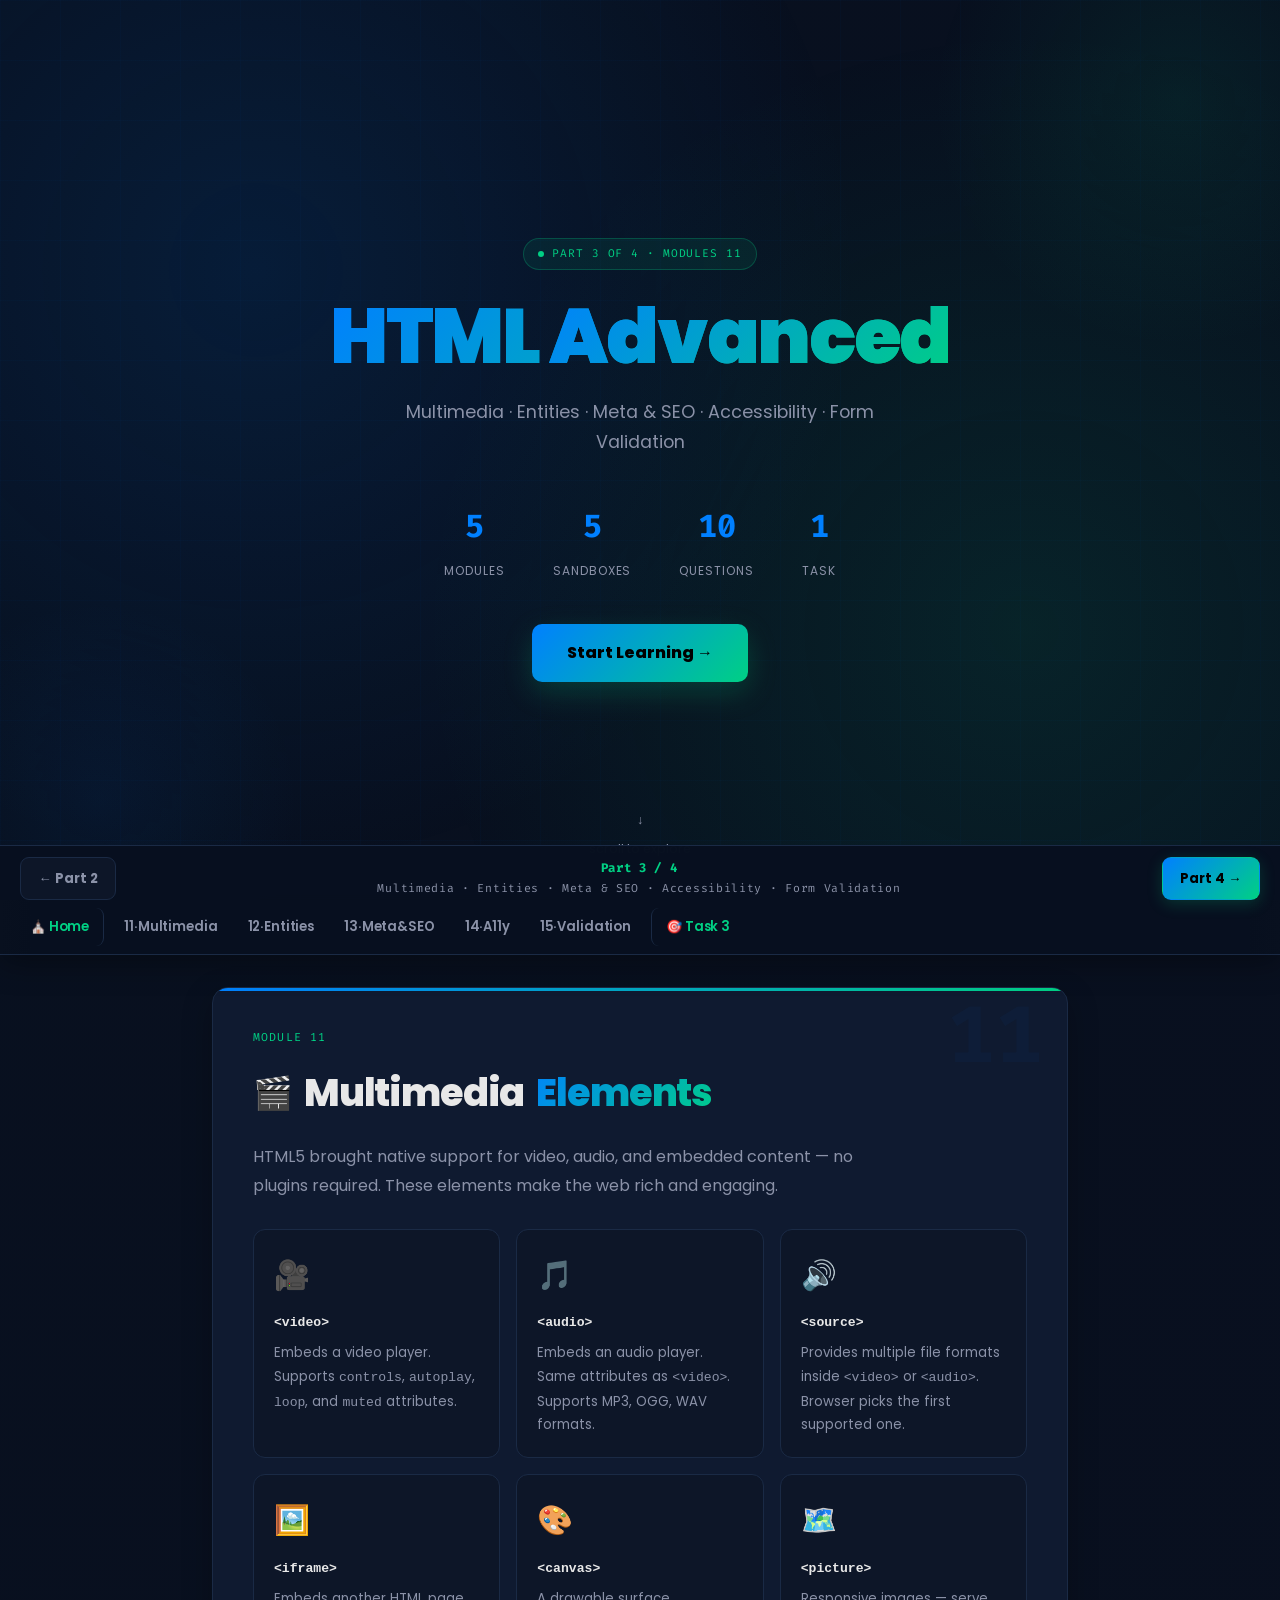
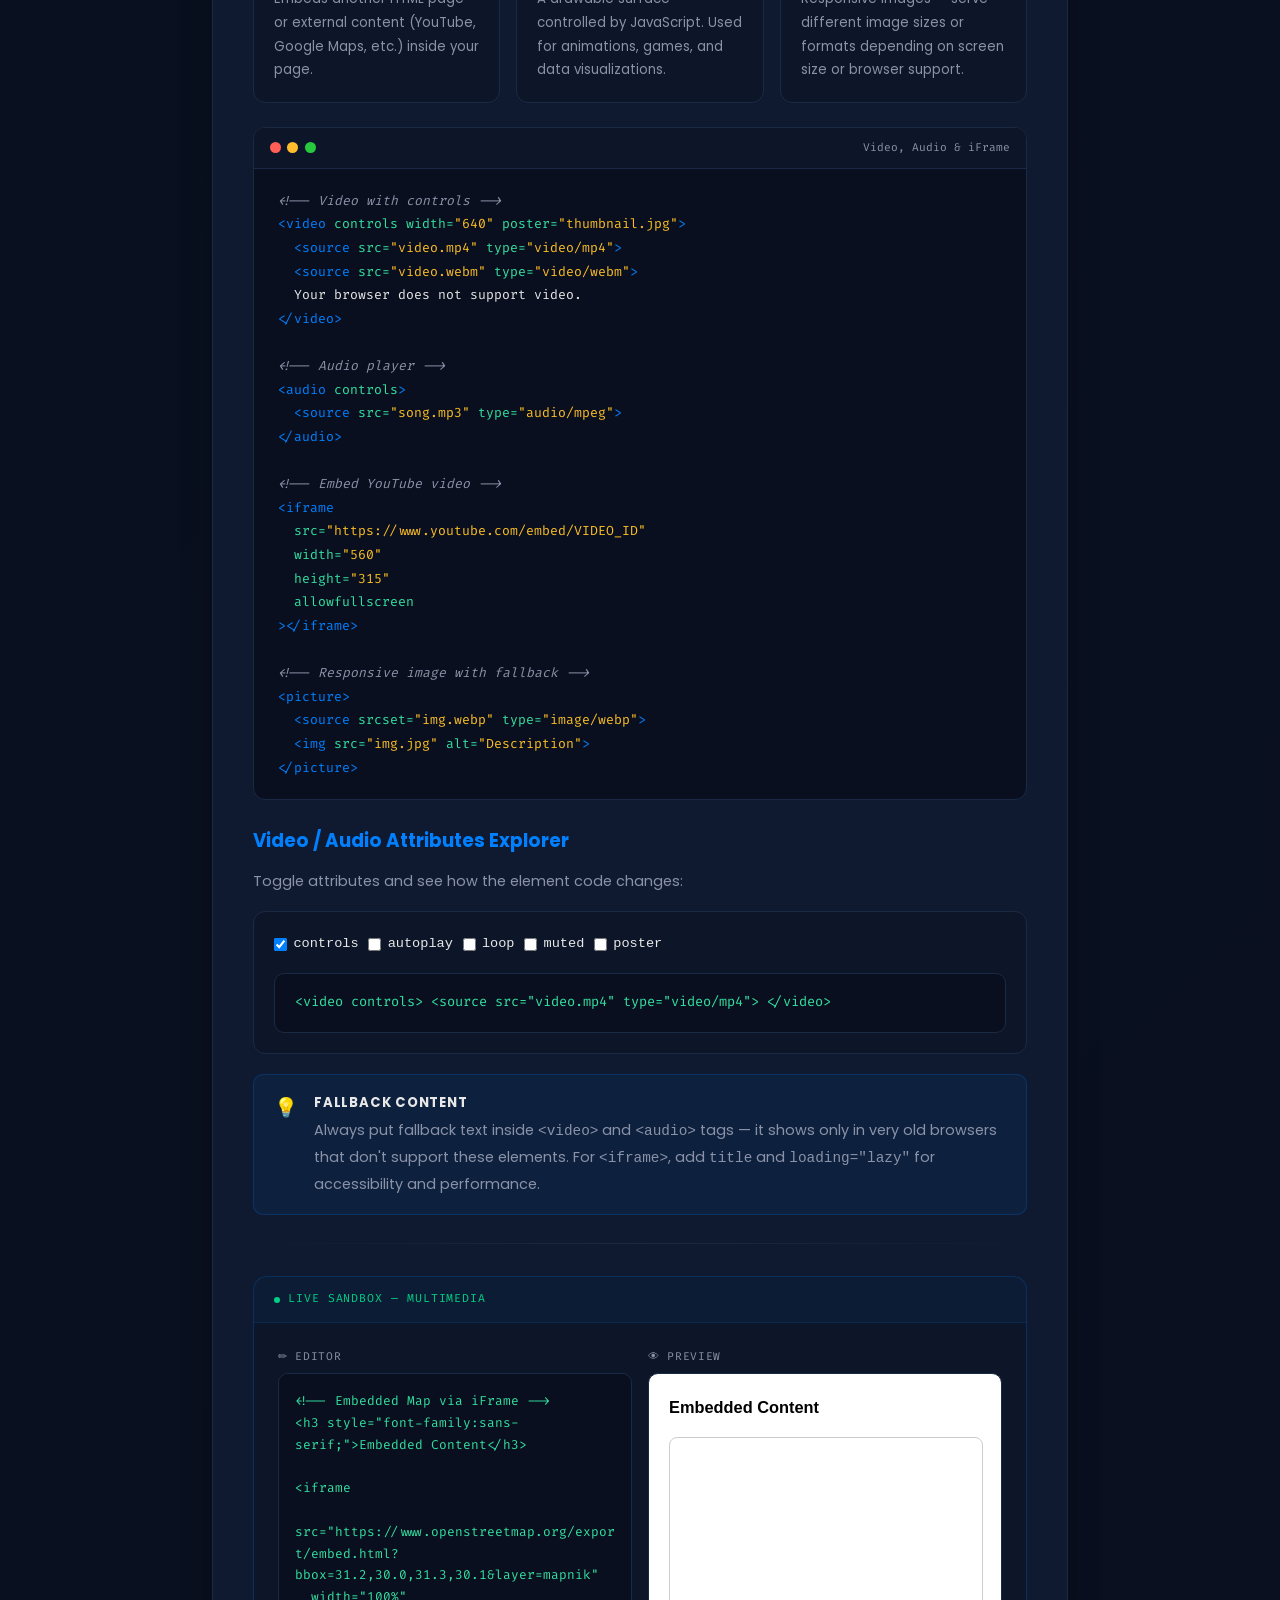
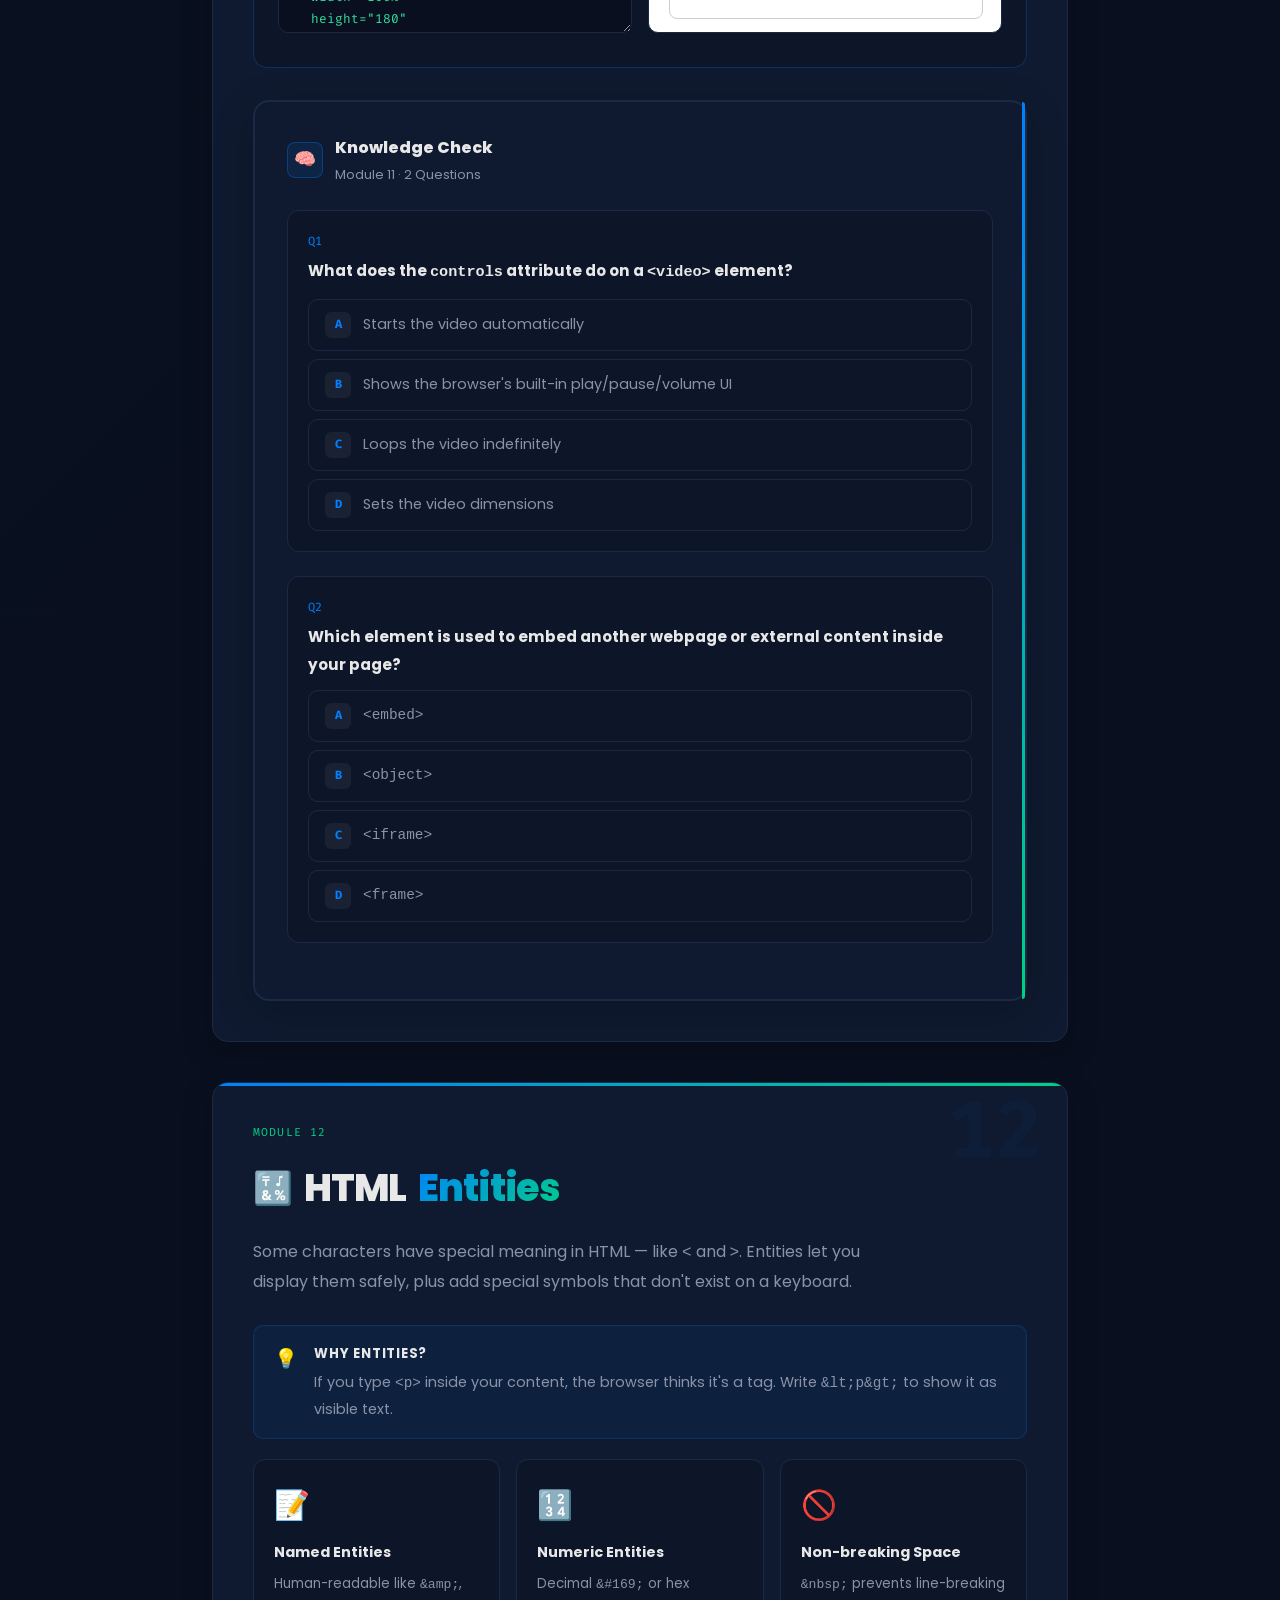
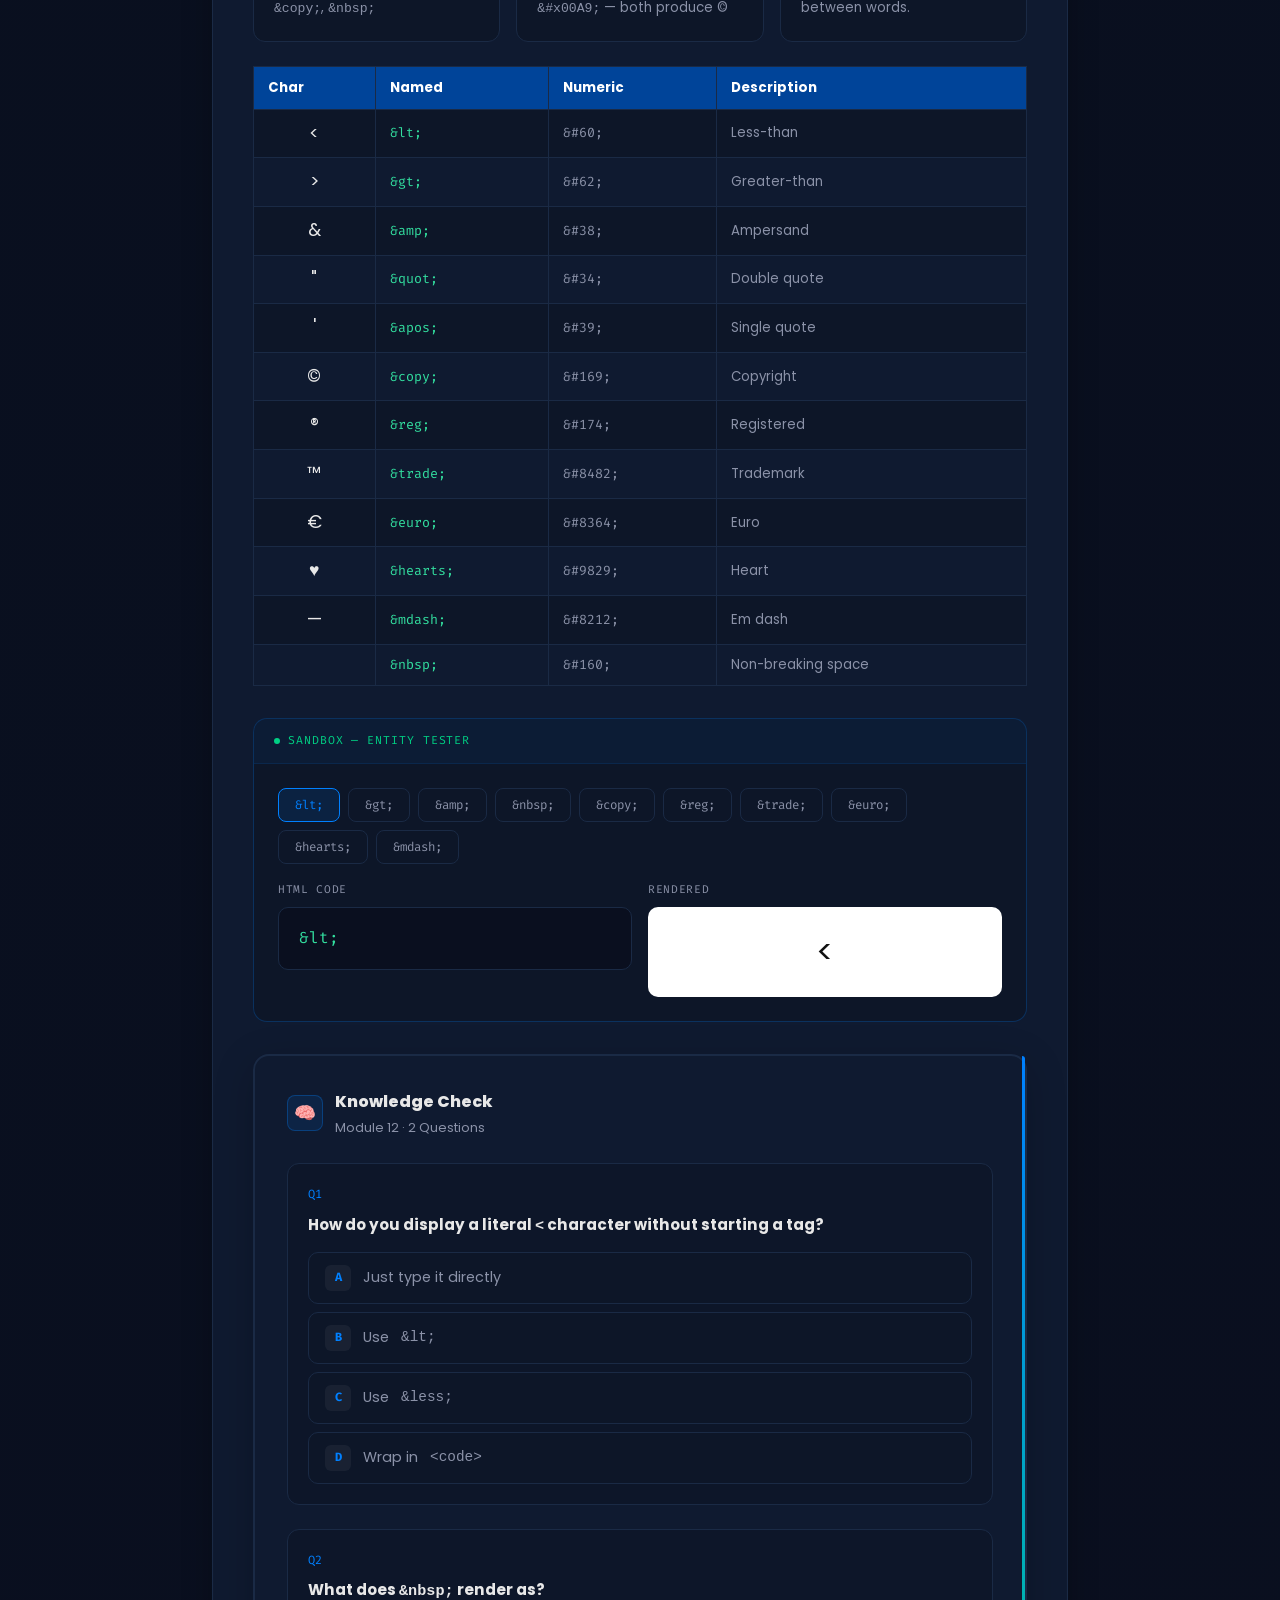
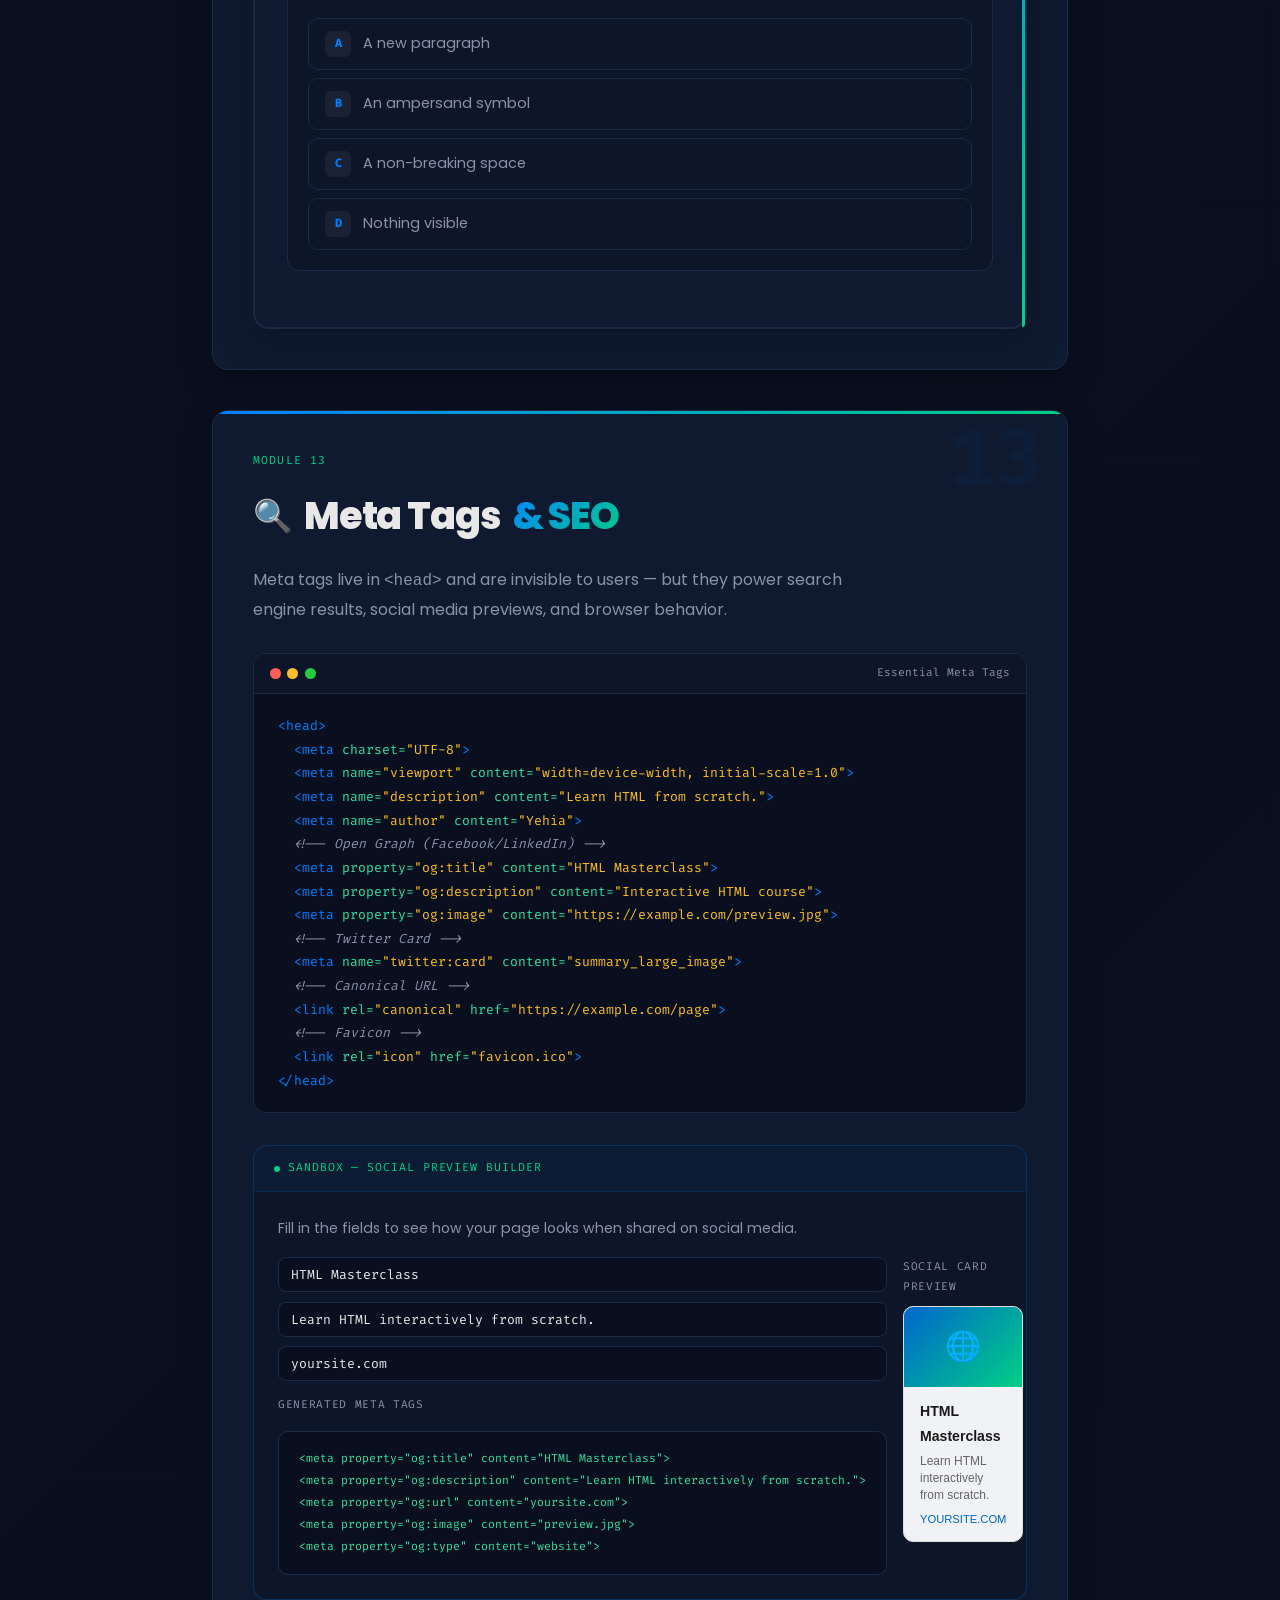
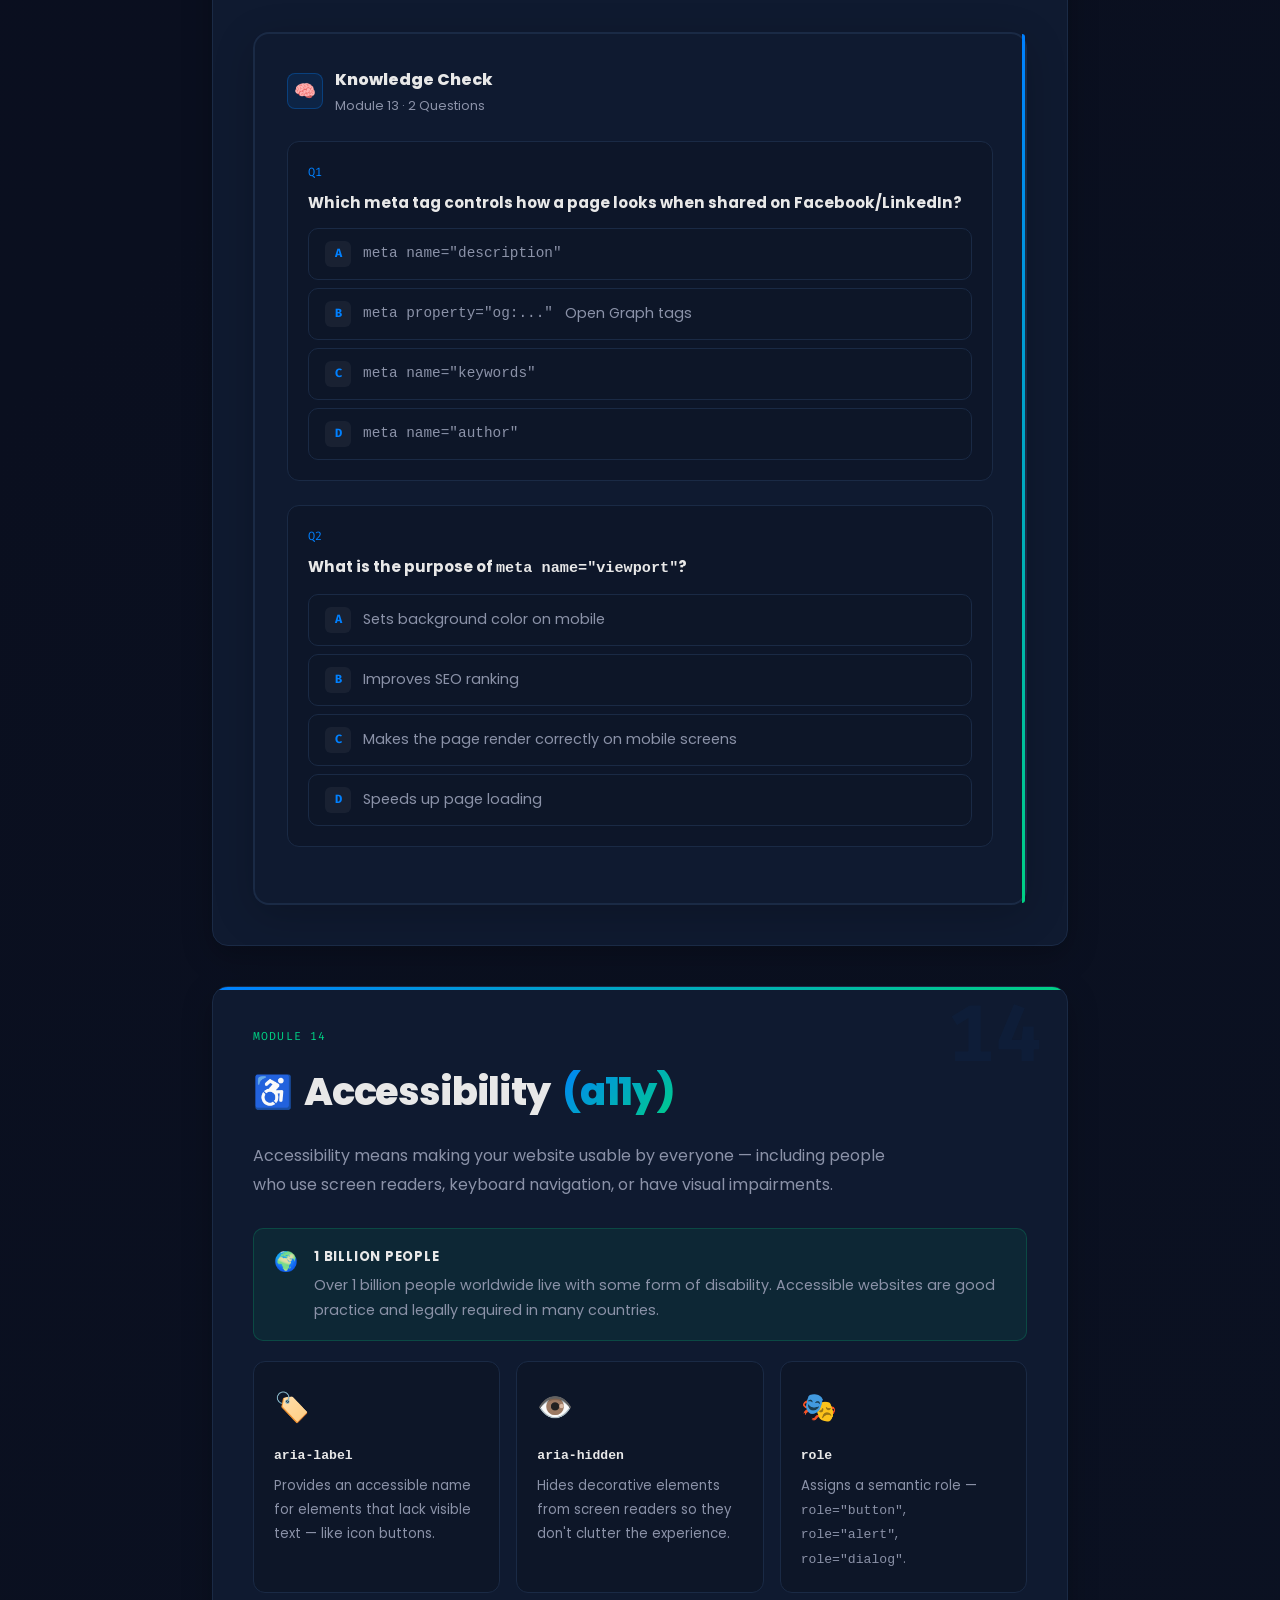
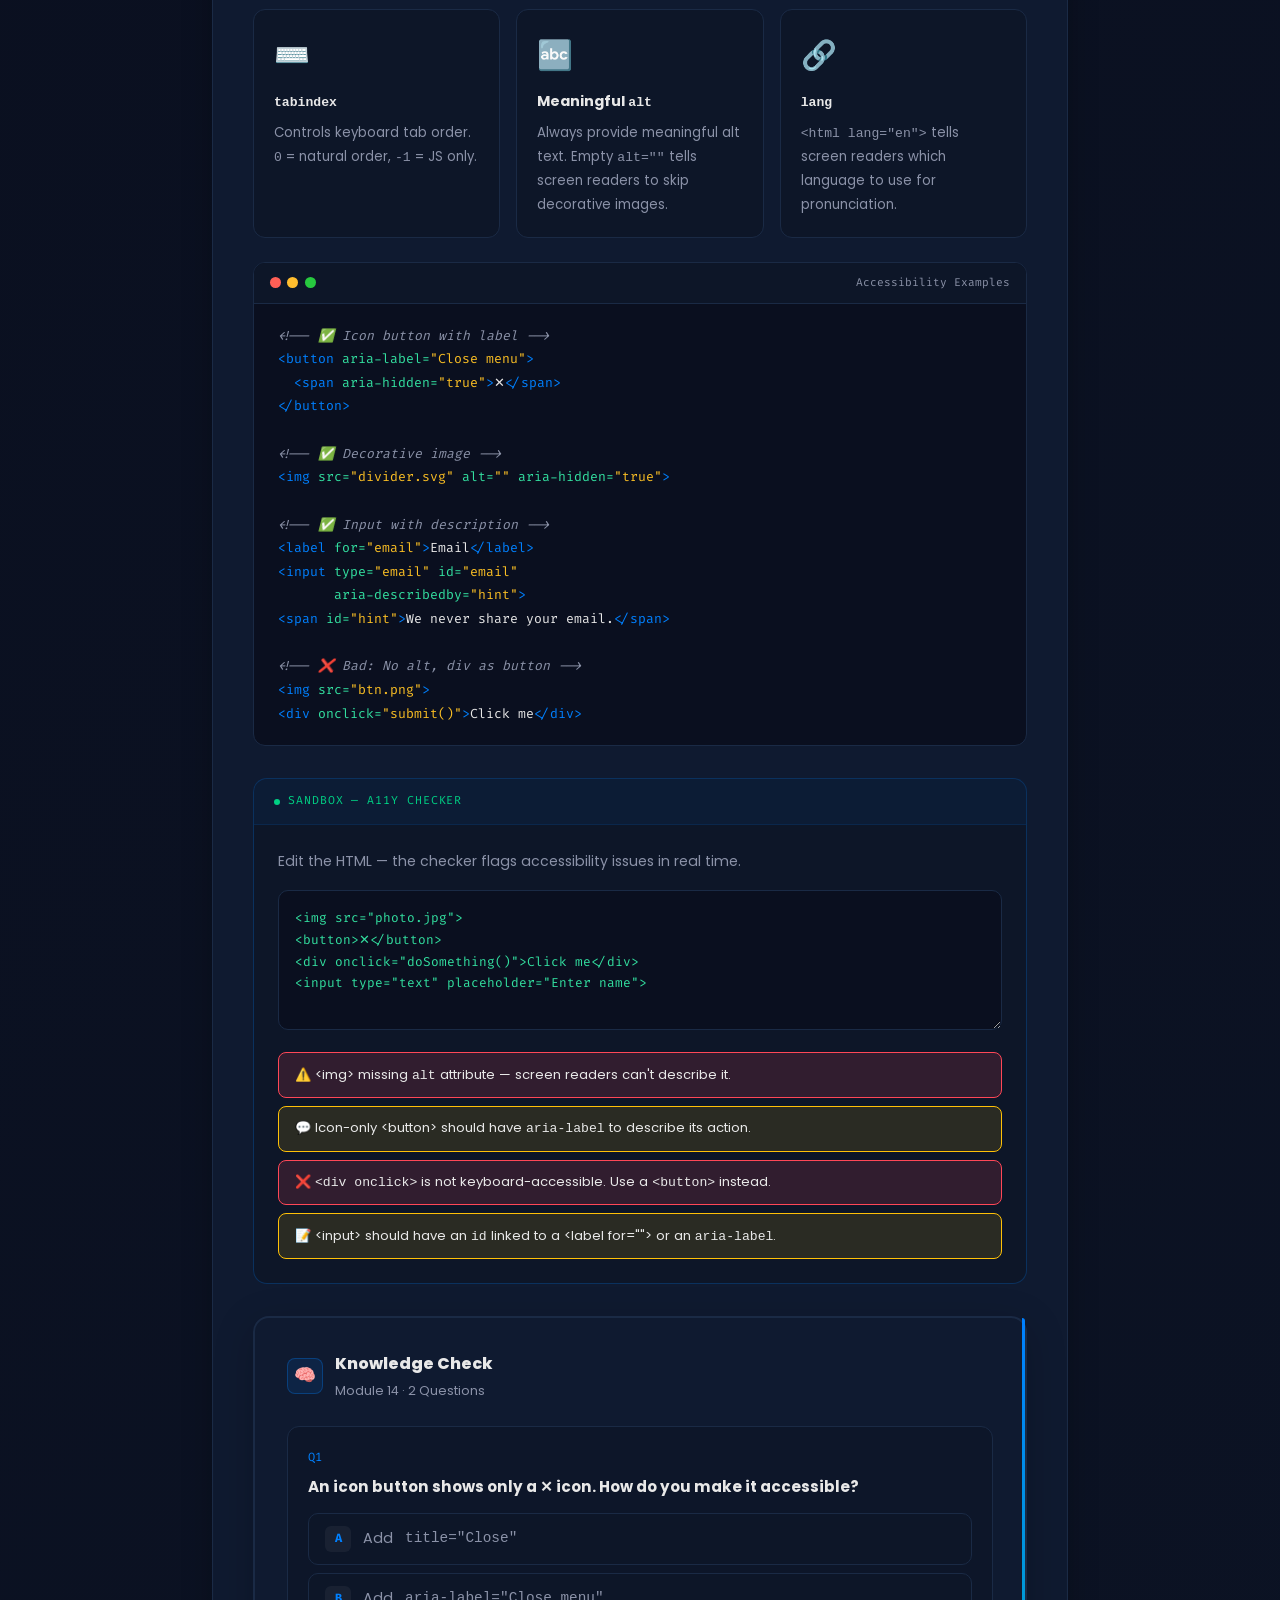
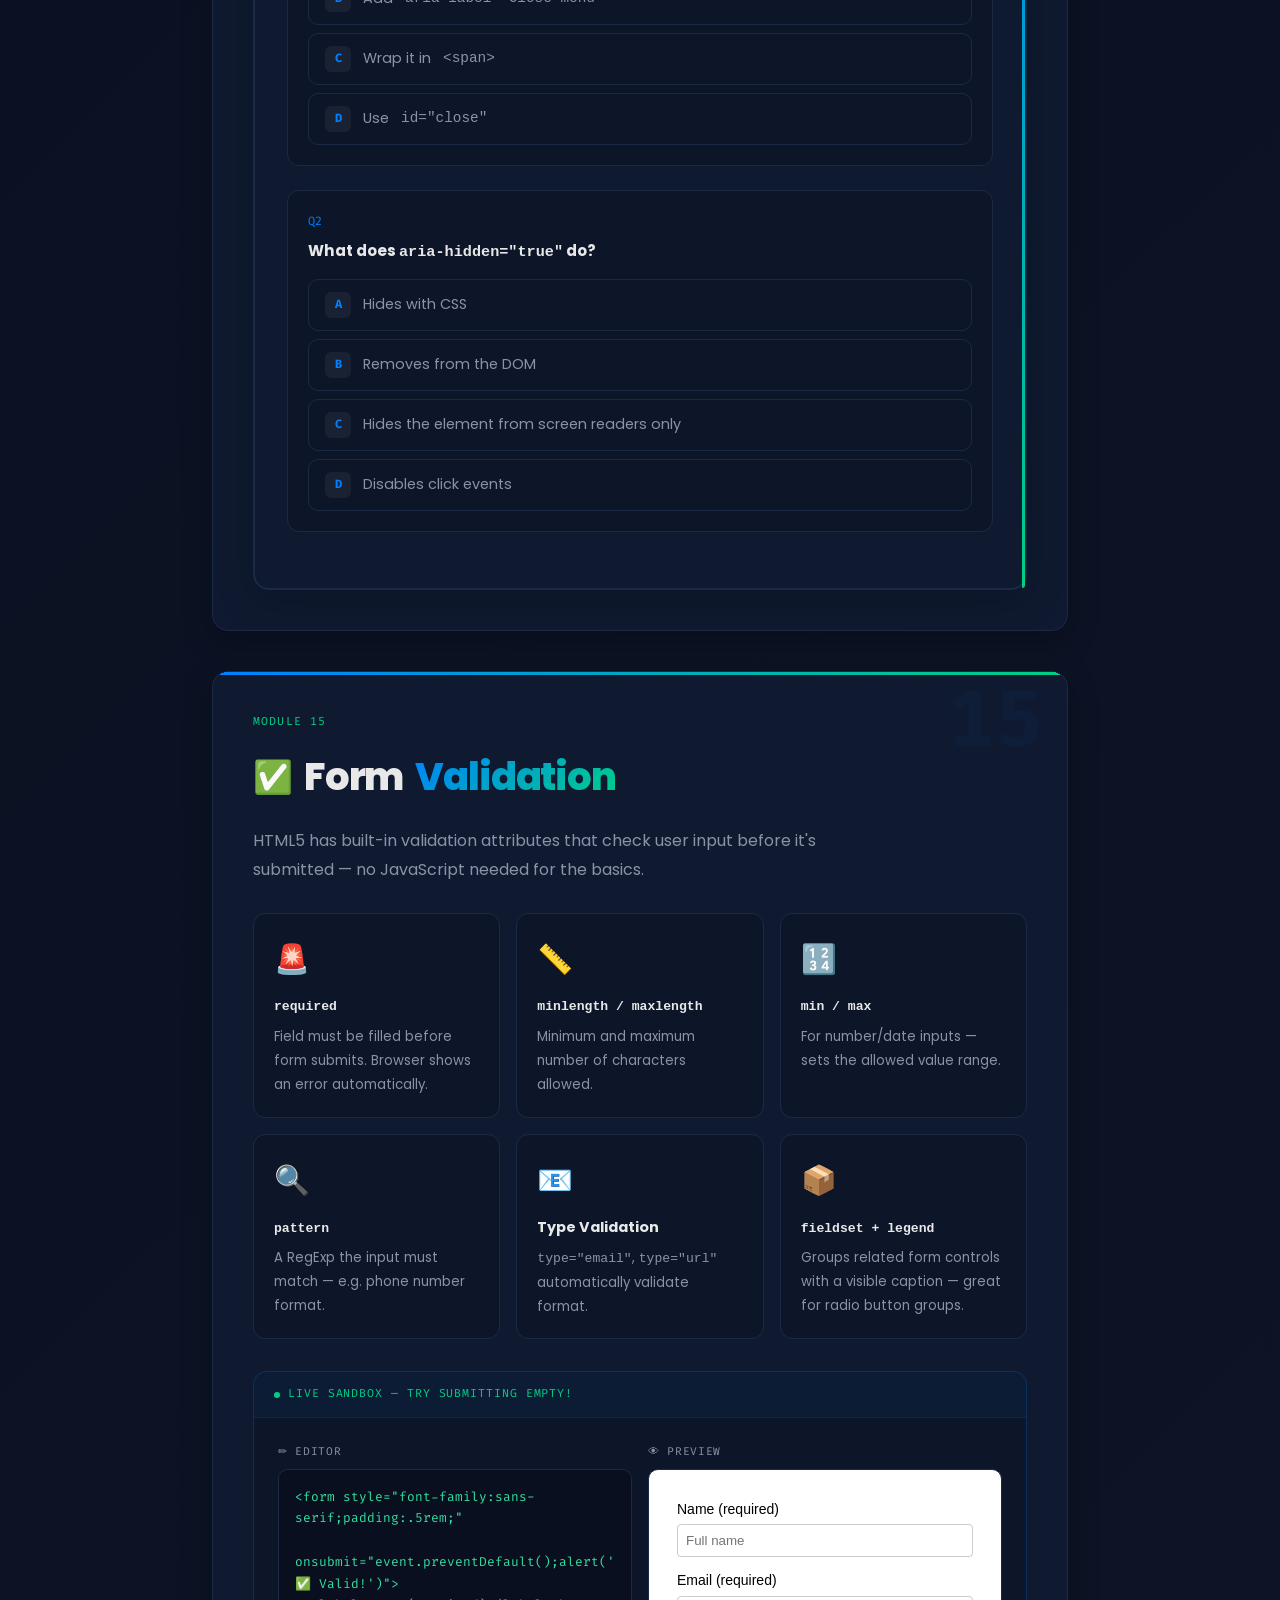
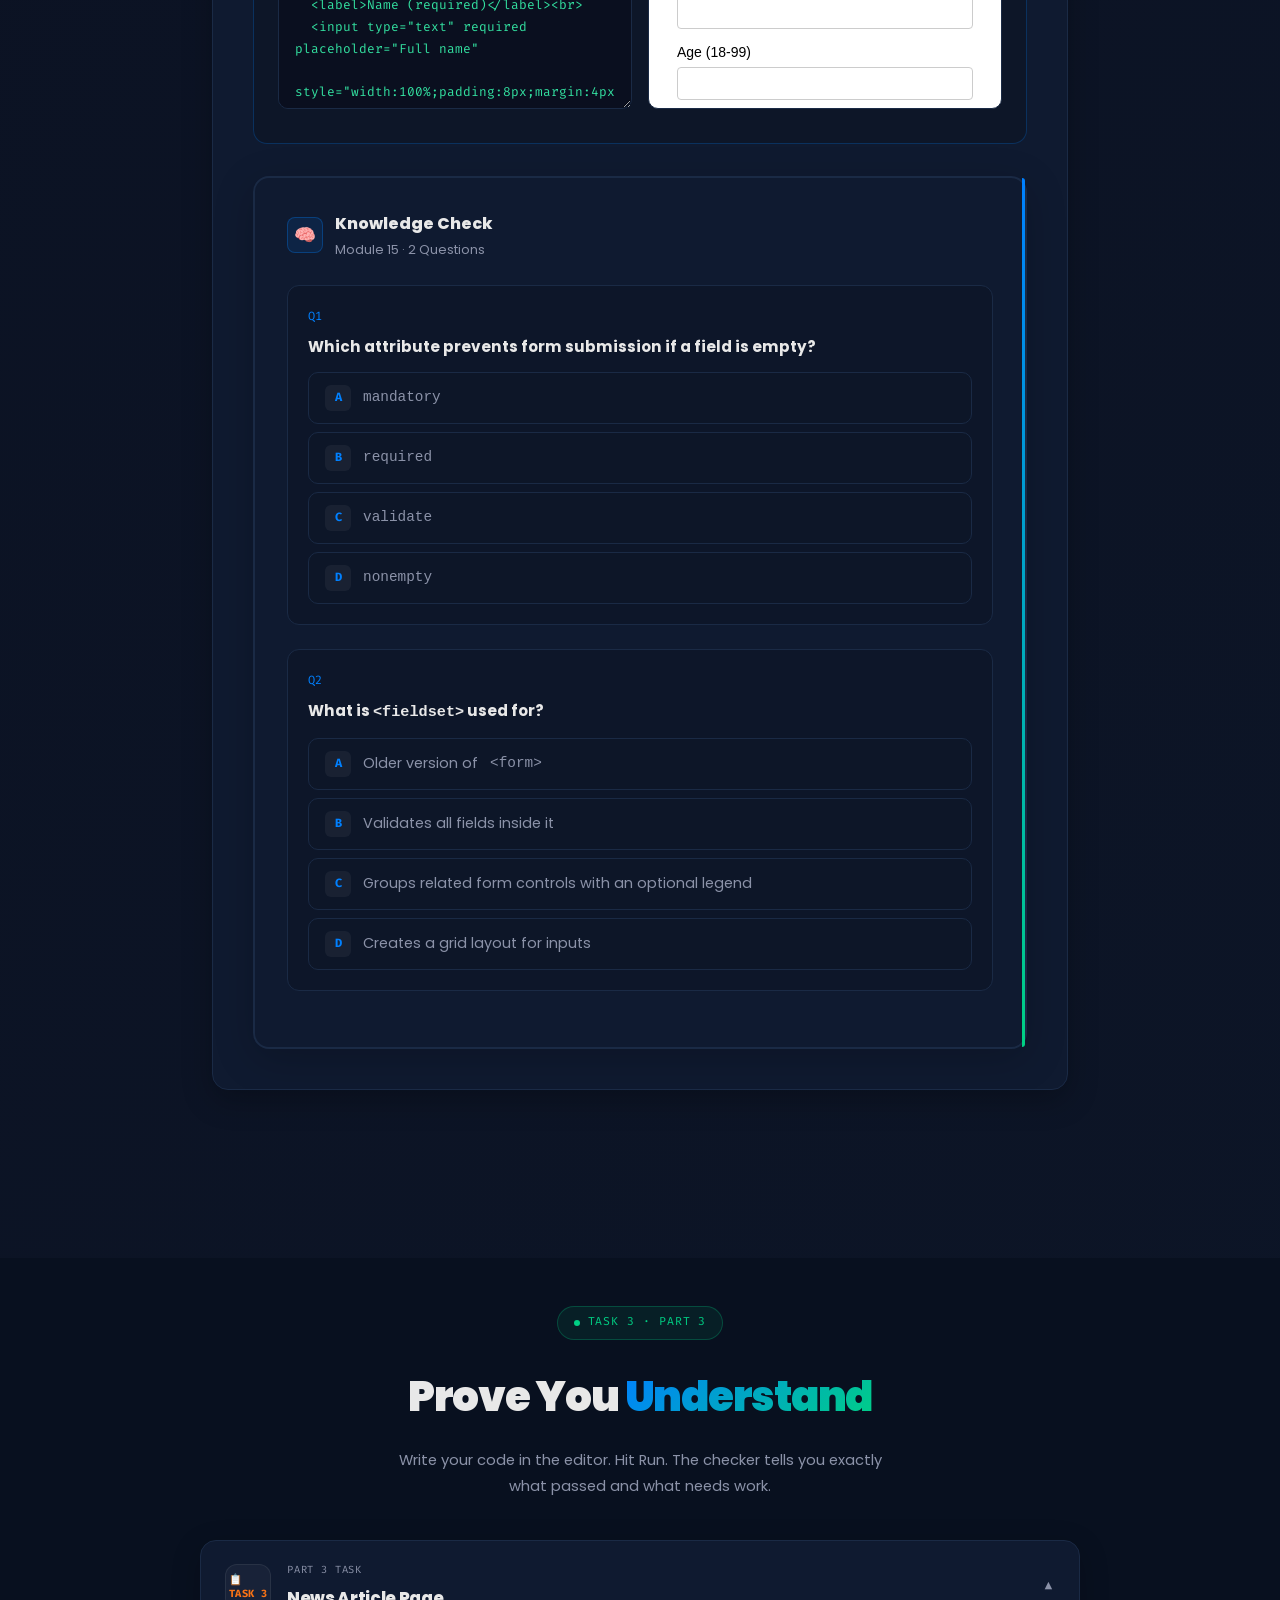
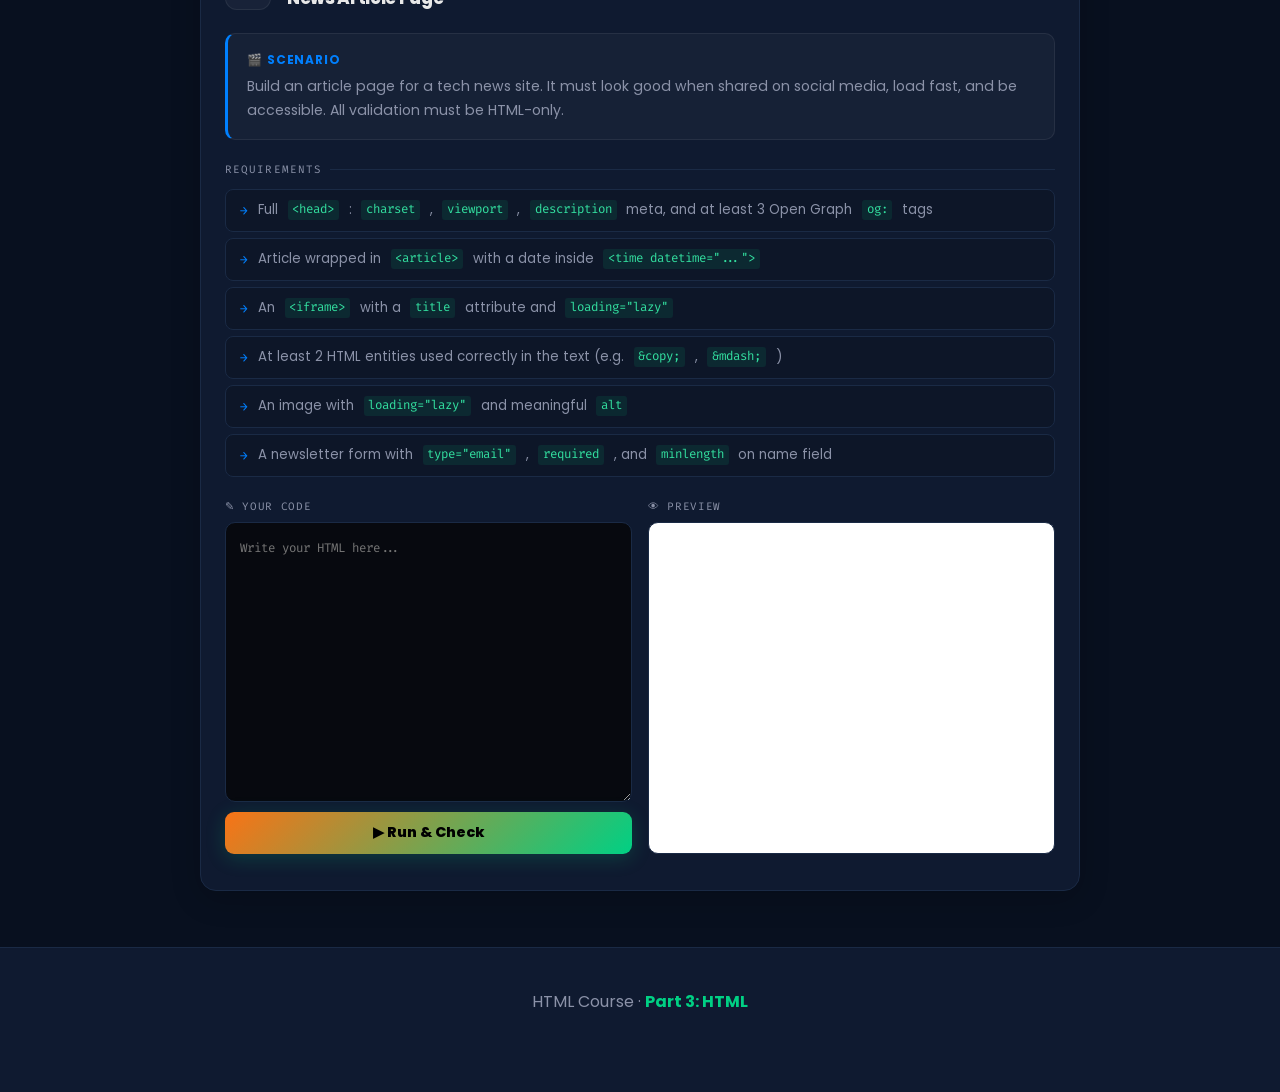
<file: part-3.html>
<!DOCTYPE html>
<html lang="en">
<head>
<meta charset="UTF-8"/>
<meta name="viewport" content="width=device-width, initial-scale=1.0"/>
<title>HTML Course — Part 3: HTML (Advanced)</title>
<link rel="preconnect" href="https://fonts.googleapis.com">
<link href="https://fonts.googleapis.com/css2?family=Poppins:wght@300;400;600;700;800;900&family=Fira+Code:wght@400;600&display=swap" rel="stylesheet">
<style>

/* ══════════════════════════════════════════════
   ROOT VARIABLES — Your Design System
══════════════════════════════════════════════ */
:root {
  --primary:       #0066cc;
  --primary-light: #0080ff;
  --primary-dark:  #004499;
  --accent:        #00d084;
  --accent-light:  #33e0a0;
  --accent-dark:   #00b366;
  --bg:            #08101f;
  --bg-card:       #0f1a30;
  --bg-alt:        #0d1628;
  --text:          #e8e8e8;
  --text-muted:    #8b92a8;
  --border:        #1a2a45;
  --success:       #00d084;
  --warning:       #ffc107;
  --danger:        #ff4757;
  --mono: 'Fira Code', monospace;
  --sans: 'Poppins', 'Segoe UI', sans-serif;
}

*, *::before, *::after { box-sizing: border-box; margin: 0; padding: 0; }
html { scroll-behavior: smooth; }

body {
  font-family: var(--sans);
  background: linear-gradient(135deg, var(--bg) 0%, #0a0f1f 50%, var(--bg-alt) 100%);
  color: var(--text);
  line-height: 1.8;
  font-size: 16px;
  overflow-x: hidden;
}

/* Grid overlay */
body::after {
  content: '';
  position: fixed; inset: 0;
  background-image:
    linear-gradient(rgba(0,102,204,0.03) 1px, transparent 1px),
    linear-gradient(90deg, rgba(0,102,204,0.03) 1px, transparent 1px);
  background-size: 60px 60px;
  pointer-events: none;
  z-index: 0;
}

/* ══════════════════════════════════════════════
   PROGRESS BAR
══════════════════════════════════════════════ */
.progress-bar {
  position: fixed;
  top: 0; left: 0;
  height: 3px;
  background: linear-gradient(90deg, var(--primary-light), var(--accent));
  width: 0%;
  z-index: 9999;
  box-shadow: 0 0 20px rgba(0,208,132,0.5);
  transition: width .2s ease;
}

/* ══════════════════════════════════════════════
   HEADER
══════════════════════════════════════════════ */
header {
  text-align: center;
  min-height: 100vh;
  display: flex;
  flex-direction: column;
  align-items: center;
  justify-content: center;
  padding: 100px 40px 80px;
  background:
    radial-gradient(circle at 20% 30%, rgba(0,102,204,0.15) 0%, transparent 50%),
    radial-gradient(circle at 80% 70%, rgba(0,208,132,0.1) 0%, transparent 50%);
  position: relative;
  overflow: hidden;
  z-index: 1;
}

header::before {
  content: '';
  position: absolute;
  width: 500px; height: 500px;
  background: radial-gradient(circle, rgba(0,208,132,0.08) 0%, transparent 70%);
  border-radius: 50%;
  top: -150px; right: -150px;
}
header::after {
  content: '';
  position: absolute;
  width: 400px; height: 400px;
  background: radial-gradient(circle, rgba(0,102,204,0.08) 0%, transparent 70%);
  border-radius: 50%;
  bottom: -100px; left: -100px;
}

.header-badge {
  display: inline-flex; align-items: center; gap: .6rem;
  font-family: var(--mono);
  font-size: .75rem;
  color: var(--accent);
  background: rgba(0,208,132,0.08);
  border: 1px solid rgba(0,208,132,0.25);
  border-radius: 99px;
  padding: .4rem 1rem;
  margin-bottom: 2rem;
  letter-spacing: .08em;
  position: relative; z-index: 2;
}
.header-badge::before {
  content: '';
  width: 7px; height: 7px;
  background: var(--accent);
  border-radius: 50%;
  animation: pulse 2s infinite;
}

header h1 {
  font-size: clamp(2.8rem, 6vw, 5rem);
  font-weight: 900;
  background: linear-gradient(135deg, var(--primary-light), var(--accent));
  -webkit-background-clip: text;
  -webkit-text-fill-color: transparent;
  background-clip: text;
  margin-bottom: 1.25rem;
  line-height: 1.1;
  position: relative; z-index: 2;
  letter-spacing: -.03em;
}

.subtitle {
  font-size: 1.1rem;
  color: var(--text-muted);
  max-width: 560px;
  margin: 0 auto 2.5rem;
  position: relative; z-index: 2;
  line-height: 1.7;
}

.hero-stats {
  display: flex; gap: 3rem;
  margin-bottom: 2.5rem;
  position: relative; z-index: 2;
}
.stat-num  { font-size: 2rem; font-weight: 800; color: var(--primary-light); font-family: var(--mono); display: block; }
.stat-label{ font-size: .75rem; color: var(--text-muted); text-transform: uppercase; letter-spacing: .08em; }

.btn-start {
  display: inline-flex; align-items: center; gap: .6rem;
  background: linear-gradient(135deg, var(--primary-light), var(--accent));
  color: #000;
  font-weight: 800;
  font-size: 1rem;
  padding: .9rem 2.2rem;
  border-radius: 10px;
  border: none;
  cursor: pointer;
  text-decoration: none;
  transition: all .3s;
  box-shadow: 0 10px 30px rgba(0,208,132,0.2);
  position: relative; z-index: 2;
}
.btn-start:hover {
  transform: translateY(-4px);
  box-shadow: 0 15px 40px rgba(0,208,132,0.4);
}

.scroll-hint {
  position: absolute; bottom: 2.5rem; left: 50%; transform: translateX(-50%);
  font-size: .78rem; color: var(--text-muted);
  display: flex; flex-direction: column; align-items: center; gap: .4rem;
  z-index: 2;
  animation: float 3s ease-in-out infinite;
}
@keyframes float {
  0%,100% { transform: translateX(-50%) translateY(0); }
  50%      { transform: translateX(-50%) translateY(-8px); }
}
@keyframes pulse {
  0%,100% { opacity:1; box-shadow:0 0 0 0 rgba(0,208,132,.4); }
  50%      { opacity:.7; box-shadow:0 0 0 6px rgba(0,208,132,0); }
}

/* ══════════════════════════════════════════════
   NAV — single scrollable row
══════════════════════════════════════════════ */
nav {
  position: sticky; top: 0; z-index: 100;
  background: rgba(8,16,31,0.97);
  backdrop-filter: blur(15px);
  border-bottom: 1px solid var(--border);
  box-shadow: 0 8px 30px rgba(0,0,0,0.35);
  overflow-x: auto;
  overflow-y: hidden;
  -webkit-overflow-scrolling: touch;
  scrollbar-width: none;
}
nav::-webkit-scrollbar { display: none; }

nav .container {
  display: flex;
  align-items: center;
  gap: 2px;
  padding: 8px 16px;
  width: max-content;
  min-width: 100%;
  justify-content: flex-start;
}

/* fade edges to hint at scroll */
nav::before, nav::after {
  content: '';
  position: absolute; top: 0; bottom: 0;
  width: 32px; z-index: 2; pointer-events: none;
}
nav::before {
  left: 0;
  background: linear-gradient(90deg, rgba(8,16,31,.97), transparent);
}
nav::after {
  right: 0;
  background: linear-gradient(-90deg, rgba(8,16,31,.97), transparent);
}

nav a {
  color: var(--text-muted);
  text-decoration: none;
  font-weight: 600;
  padding: 7px 14px;
  border-radius: 8px;
  transition: all .25s;
  font-size: .82rem;
  white-space: nowrap;
  flex-shrink: 0;
  letter-spacing: -.01em;
}
nav a:hover, nav a.active {
  background: rgba(0,102,204,0.12);
  color: var(--primary-light);
}
nav a.active {
  background: rgba(0,102,204,0.18);
  box-shadow: inset 0 0 0 1px rgba(0,128,255,.25);
}

/* ══════════════════════════════════════════════
   MAIN / CONTAINER
══════════════════════════════════════════════ */
.container {
  max-width: 920px;
  margin: 0 auto;
  padding: 0 2rem;
}

main {
  position: relative; z-index: 1;
  padding: 2rem 0 8rem;
}

/* ══════════════════════════════════════════════
   MODULE / SECTION
══════════════════════════════════════════════ */
.section {
  background: var(--bg-card);
  border: 1px solid var(--border);
  border-radius: 16px;
  padding: 40px;
  margin-bottom: 40px;
  position: relative;
  overflow: hidden;
  box-shadow: 0 10px 30px rgba(0,0,0,0.25);
  opacity: 0;
  transform: translateY(24px);
  transition: opacity .6s ease, transform .6s ease;
}
.section.visible { opacity: 1; transform: translateY(0); }

.section::before {
  content: '';
  position: absolute; top: 0; left: 0; right: 0;
  height: 3px;
  background: linear-gradient(90deg, var(--primary-light), var(--accent));
}

.module-tag {
  font-family: var(--mono);
  font-size: .72rem;
  color: var(--accent);
  letter-spacing: .1em;
  text-transform: uppercase;
  margin-bottom: .6rem;
}

h2 {
  font-size: clamp(1.8rem, 3vw, 2.4rem);
  font-weight: 800;
  letter-spacing: -.03em;
  margin-bottom: 1rem;
  display: flex; align-items: center; gap: .75rem;
  color: var(--text);
}
h2 .accent-word {
  background: linear-gradient(135deg, var(--primary-light), var(--accent));
  -webkit-background-clip: text;
  -webkit-text-fill-color: transparent;
  background-clip: text;
}
h2 .emoji { font-size: 2rem; -webkit-text-fill-color: initial; }

.module-desc {
  color: var(--text-muted);
  max-width: 640px;
  font-size: 1rem;
  margin-bottom: 1.75rem;
}

h3 {
  font-size: 1.15rem;
  color: var(--primary-light);
  margin: 1.5rem 0 .75rem;
  font-weight: 700;
}

p { color: var(--text-muted); margin-bottom: 1rem; line-height: 1.8; }

.divider {
  height: 1px;
  background: linear-gradient(90deg, transparent, var(--border), transparent);
  margin: 1.75rem 0;
}

/* ══════════════════════════════════════════════
   CONCEPT CARDS
══════════════════════════════════════════════ */
.concept-grid {
  display: grid;
  grid-template-columns: repeat(auto-fit, minmax(220px, 1fr));
  gap: 1rem;
  margin-bottom: 1.5rem;
}
.concept-card {
  background: var(--bg-alt);
  border: 1px solid var(--border);
  border-radius: 12px;
  padding: 1.25rem;
  transition: border-color .2s, transform .2s;
}
.concept-card:hover { border-color: rgba(0,128,255,0.4); transform: translateY(-2px); }
.concept-card-icon  { font-size: 1.8rem; margin-bottom: .5rem; }
.concept-card h4    { font-size: .9rem; font-weight: 700; margin-bottom: .35rem; color: var(--text); }
.concept-card p     { font-size: .83rem; color: var(--text-muted); margin: 0; }
.concept-card code  { font-size: .82rem; }

/* ══════════════════════════════════════════════
   CODE BLOCKS
══════════════════════════════════════════════ */
.code-block {
  background: #0a0f1f;
  border: 1px solid var(--border);
  border-radius: 12px;
  overflow: hidden;
  margin: 1.25rem 0;
}
.code-block-header {
  display: flex; align-items: center; justify-content: space-between;
  padding: .6rem 1rem;
  background: var(--bg-alt);
  border-bottom: 1px solid var(--border);
}
.code-dots { display: flex; gap: .4rem; }
.dot { width: 11px; height: 11px; border-radius: 50%; }
.dot.red    { background: #ff5f56; }
.dot.yellow { background: #ffbd2e; }
.dot.green  { background: #27c93f; }
.code-lang {
  font-family: var(--mono);
  font-size: .7rem; color: var(--text-muted);
}
.code-block pre {
  padding: 1.25rem 1.5rem;
  font-family: var(--mono);
  font-size: .82rem;
  line-height: 1.8;
  overflow-x: auto;
  color: var(--accent-light);
}
.code-block pre .tag  { color: var(--primary-light); }
.code-block pre .attr { color: var(--accent-light); }
.code-block pre .val  { color: #fbbf24; }
.code-block pre .com  { color: var(--text-muted); font-style: italic; }
.code-block pre .txt  { color: var(--text); }

/* ══════════════════════════════════════════════
   CALLOUTS
══════════════════════════════════════════════ */
.callout {
  display: flex; gap: 1rem;
  padding: 1rem 1.25rem;
  border-radius: 10px;
  margin: 1.25rem 0;
  font-size: .9rem;
}
.callout.info { background: rgba(0,128,255,0.07); border: 1px solid rgba(0,128,255,0.2); }
.callout.tip  { background: rgba(0,208,132,0.07); border: 1px solid rgba(0,208,132,0.2); }
.callout.warn { background: rgba(255,193,7,0.07);  border: 1px solid rgba(255,193,7,0.2);  }
.callout-icon { font-size: 1.2rem; flex-shrink: 0; }
.callout-body strong { display: block; margin-bottom: .25rem; font-size: .82rem; text-transform: uppercase; letter-spacing: .06em; color: var(--text); }
.callout-body { color: var(--text-muted); }

/* ══════════════════════════════════════════════
   LIVE SANDBOX
══════════════════════════════════════════════ */
.sandbox-wrap {
  border: 1px solid rgba(0,128,255,0.25);
  border-radius: 14px;
  overflow: hidden;
  margin: 2rem 0;
  background: var(--bg-alt);
}
.sandbox-header {
  display: flex; align-items: center; justify-content: space-between;
  padding: .75rem 1.25rem;
  background: rgba(0,102,204,0.08);
  border-bottom: 1px solid rgba(0,102,204,0.15);
}
.sandbox-label {
  font-family: var(--mono);
  font-size: .72rem;
  color: var(--accent);
  letter-spacing: .08em;
  display: flex; align-items: center; gap: .5rem;
}
.sandbox-label::before {
  content: '';
  width: 6px; height: 6px;
  background: var(--accent);
  border-radius: 50%;
  animation: pulse 2s infinite;
}
.sandbox-body { padding: 1.5rem; }

.editor-preview {
  display: grid; grid-template-columns: 1fr 1fr; gap: 1rem;
}
@media (max-width: 640px) { .editor-preview { grid-template-columns: 1fr; } }

.pane-label {
  font-family: var(--mono);
  font-size: .7rem; color: var(--text-muted);
  letter-spacing: .06em; margin-bottom: .4rem;
}

.code-editor {
  width: 100%;
  height: 220px;
  background: #0a0f1f;
  border: 1px solid var(--border);
  border-radius: 10px;
  color: var(--accent-light);
  font-family: var(--mono);
  font-size: .8rem;
  line-height: 1.7;
  padding: 1rem;
  resize: vertical;
  outline: none;
  transition: border-color .2s;
}
.code-editor:focus { border-color: rgba(0,128,255,0.4); box-shadow: 0 0 15px rgba(0,128,255,0.1); }

.preview-frame {
  width: 100%;
  height: 220px;
  background: #fff;
  border: 1px solid var(--border);
  border-radius: 10px;
}

.visual-sandbox {
  background: var(--bg-alt);
  border: 1px dashed var(--border);
  border-radius: 12px;
  padding: 1.5rem;
  min-height: 120px;
  display: flex; flex-direction: column; gap: 1rem;
}

.control-row {
  display: flex; flex-wrap: wrap; gap: .75rem; align-items: center;
}

.ctrl-btn {
  padding: .5rem 1rem;
  border-radius: 8px;
  border: 1px solid var(--border);
  background: var(--bg-alt);
  color: var(--text-muted);
  font-family: var(--mono);
  font-size: .78rem;
  cursor: pointer;
  transition: all .2s;
}
.ctrl-btn:hover  { border-color: var(--primary-light); color: var(--primary-light); }
.ctrl-btn.active { background: rgba(0,102,204,0.15); border-color: var(--primary-light); color: var(--primary-light); }

.output-display {
  background: #0a0f1f;
  border: 1px solid var(--border);
  border-radius: 10px;
  padding: 1rem 1.25rem;
  font-family: var(--mono);
  font-size: .85rem;
  min-height: 60px;
  color: var(--accent-light);
}

/* ══════════════════════════════════════════════
   ANATOMY DIAGRAM
══════════════════════════════════════════════ */
.tag-anatomy {
  display: flex; align-items: center; justify-content: center;
  padding: 2rem 1rem; gap: 0; flex-wrap: wrap; row-gap: 1rem;
}
.tag-part { display: flex; flex-direction: column; align-items: center; gap: .4rem; }
.tag-text {
  font-family: var(--mono);
  font-size: 1.3rem;
  font-weight: 700;
  padding: .4rem .6rem;
  border-radius: 6px;
  white-space: nowrap;
}
.tag-text.bracket { color: var(--primary-light); background: rgba(0,128,255,0.1); }
.tag-text.tagname  { color: var(--accent); background: rgba(0,208,132,0.1); }
.tag-text.content  { color: var(--text); background: rgba(255,255,255,0.05); }
.tag-text.slash    { color: #f472b6; background: rgba(244,114,182,0.08); }
.tag-label { font-size: .7rem; color: var(--text-muted); font-family: var(--mono); letter-spacing: .04em; }

/* ══════════════════════════════════════════════
   ELEMENT EXPLORER
══════════════════════════════════════════════ */
.element-grid {
  display: grid;
  grid-template-columns: repeat(auto-fill, minmax(120px,1fr));
  gap: .6rem; margin-bottom: .75rem;
}
.element-chip {
  background: var(--bg-alt);
  border: 1px solid var(--border);
  border-radius: 8px;
  padding: .6rem .7rem;
  cursor: pointer;
  transition: all .2s;
  text-align: center;
}
.element-chip:hover, .element-chip.active {
  border-color: var(--primary-light);
  background: rgba(0,102,204,0.1);
}
.element-chip code {
  font-family: var(--mono);
  font-size: .78rem;
  color: var(--accent-light);
  display: block; margin-bottom: .2rem;
  background: none; padding: 0;
}
.element-chip span { font-size: .7rem; color: var(--text-muted); }

.element-detail {
  margin-top: .75rem;
  padding: 1.25rem;
  background: var(--bg-alt);
  border: 1px solid rgba(0,128,255,0.2);
  border-radius: 12px;
  display: none;
  animation: fadeIn .25s ease;
}
.element-detail.show { display: block; }
@keyframes fadeIn { from{opacity:0;transform:translateY(6px)} to{opacity:1;transform:translateY(0)} }
.element-detail h4 { font-size: .95rem; font-weight: 700; margin-bottom: .4rem; color: var(--primary-light); }
.element-detail p  { font-size: .88rem; margin-bottom: .75rem; }
.element-detail .example {
  font-family: var(--mono); font-size: .8rem;
  background: #0a0f1f; padding: .75rem 1rem;
  border-radius: 8px; color: var(--accent-light);
}

/* ══════════════════════════════════════════════
   LIST BUILDER
══════════════════════════════════════════════ */
.attr-input {
  flex: 1; min-width: 140px;
  background: #0a0f1f;
  border: 1px solid var(--border);
  border-radius: 8px;
  color: var(--text);
  font-family: var(--mono);
  font-size: .82rem;
  padding: .5rem .75rem;
  outline: none;
  transition: border-color .2s;
}
.attr-input:focus { border-color: rgba(0,128,255,0.4); box-shadow: 0 0 12px rgba(0,128,255,0.15); }

/* ══════════════════════════════════════════════
   ATTRIBUTE BUILDER
══════════════════════════════════════════════ */
.attr-builder { display: flex; flex-direction: column; gap: 1rem; }
.attr-row { display: flex; align-items: center; gap: .75rem; flex-wrap: wrap; }
.attr-row label { font-size: .82rem; color: var(--text-muted); width: 70px; flex-shrink: 0; }
.attr-output {
  background: #0a0f1f;
  border: 1px solid var(--border);
  border-radius: 10px;
  padding: 1rem 1.25rem;
  font-family: var(--mono);
  font-size: .85rem;
  color: var(--accent-light);
  word-break: break-all;
}

/* ══════════════════════════════════════════════
   DOM TREE
══════════════════════════════════════════════ */
.tree-display {
  background: #0a0f1f;
  border: 1px solid var(--border);
  border-radius: 12px;
  padding: 1.5rem;
  font-family: var(--mono);
  font-size: .82rem;
  line-height: 2;
}
.tree-tag   { color: var(--primary-light); }
.tree-text  { color: var(--accent-light); font-style: italic; }
.tree-attr  { color: #fbbf24; }
.tree-branch{ color: var(--border); }
.tree-indent{ margin-left: 1.4rem; }

/* ══════════════════════════════════════════════
   QUIZ
══════════════════════════════════════════════ */
.quiz-wrap {
  background: var(--bg-card);
  border: 2px solid var(--border);
  border-radius: 16px;
  padding: 2rem;
  margin-top: 2rem;
  position: relative;
  box-shadow: 0 10px 40px rgba(0,0,0,0.2);
}
.quiz-wrap::before {
  content: '';
  position: absolute; right: 0; top: 0; bottom: 0;
  width: 3px;
  background: linear-gradient(180deg, var(--primary-light), var(--accent));
  border-radius: 0 16px 16px 0;
}
.quiz-header {
  display: flex; align-items: center; gap: .75rem;
  margin-bottom: 1.5rem;
}
.quiz-icon {
  width: 36px; height: 36px;
  background: rgba(0,128,255,0.1);
  border: 1px solid rgba(0,128,255,0.3);
  border-radius: 8px;
  display: flex; align-items: center; justify-content: center;
  font-size: 1.1rem;
}
.quiz-title { font-weight: 800; font-size: 1rem; }
.quiz-sub   { font-size: .8rem; color: var(--text-muted); }

.question-block {
  margin-bottom: 1.5rem;
  background: rgba(0,0,0,0.15);
  padding: 1.25rem;
  border-radius: 12px;
  border: 1px solid var(--border);
}
.question-num  { font-family: var(--mono); font-size: .75rem; color: var(--primary-light); margin-bottom: .3rem; }
.question-text { font-size: .95rem; font-weight: 700; color: var(--text); margin-bottom: .75rem; }

.options { display: flex; flex-direction: column; gap: .5rem; }
.option {
  display: flex; align-items: center; gap: .75rem;
  padding: .75rem 1rem;
  border: 1px solid var(--border);
  border-radius: 10px;
  cursor: pointer;
  transition: all .2s;
  font-size: .9rem;
  user-select: none;
  background: var(--bg-alt);
  color: var(--text-muted);
}
.option:hover:not(.disabled) {
  border-color: rgba(0,128,255,0.4);
  background: rgba(0,102,204,0.08);
  color: var(--text);
  transform: translateY(-1px);
}
.option.correct {
  border-color: var(--success) !important;
  background: rgba(0,208,132,0.1) !important;
  color: var(--success) !important;
}
.option.wrong {
  border-color: var(--danger) !important;
  background: rgba(255,71,87,0.1) !important;
  color: var(--danger) !important;
  animation: shake .4s ease;
}
.option.disabled { cursor: default; }

@keyframes shake {
  0%,100% { transform: translateX(0); }
  20% { transform: translateX(-8px); }
  40% { transform: translateX(8px); }
  60% { transform: translateX(-5px); }
  80% { transform: translateX(5px); }
}

.option-letter {
  width: 26px; height: 26px; border-radius: 6px;
  background: rgba(255,255,255,0.05);
  display: flex; align-items: center; justify-content: center;
  font-family: var(--mono); font-size: .75rem; font-weight: 700;
  flex-shrink: 0; transition: background .2s;
  color: var(--primary-light);
}
.option.correct .option-letter { background: rgba(0,208,132,0.2); color: var(--success); }
.option.wrong   .option-letter { background: rgba(255,71,87,0.2);  color: var(--danger); }

.feedback-msg {
  margin-top: .6rem; font-size: .85rem;
  padding: .6rem .9rem; border-radius: 8px; display: none;
  animation: slideIn .3s ease;
}
.feedback-msg.show    { display: block; }
.feedback-msg.correct { background: rgba(0,208,132,0.12); color: var(--success); border: 1px solid rgba(0,208,132,0.3); }
.feedback-msg.wrong   { background: rgba(255,71,87,0.12);  color: var(--danger);  border: 1px solid rgba(255,71,87,0.3); }

@keyframes slideIn {
  from { opacity:0; transform:translateY(-8px); }
  to   { opacity:1; transform:translateY(0); }
}

.quiz-reset {
  margin-top: 1rem; padding: .55rem 1.25rem;
  border-radius: 8px; border: 1px solid var(--border);
  background: var(--bg-alt); color: var(--text-muted);
  font-size: .82rem; cursor: pointer; transition: all .2s; display: none;
}
.quiz-reset:hover { border-color: var(--primary-light); color: var(--primary-light); }
.quiz-reset.show  { display: inline-flex; }

/* ══════════════════════════════════════════════
   COMPLETION
══════════════════════════════════════════════ */
.completion-wrap {
  text-align: center;
  padding: 4rem 1rem 2rem;
  position: relative;
}
.completion-wrap h2 {
  justify-content: center;
  font-size: 2rem;
  background: linear-gradient(135deg, var(--primary-light), var(--accent));
  -webkit-background-clip: text;
  -webkit-text-fill-color: transparent;
  background-clip: text;
}

/* ══════════════════════════════════════════════
   FOOTER
══════════════════════════════════════════════ */
footer {
  text-align: center;
  padding: 2.5rem 2rem;
  color: var(--text-muted);
  border-top: 1px solid var(--border);
  background: var(--bg-card);
  position: relative; z-index: 1;
}
footer strong { color: var(--accent); }

/* ══════════════════════════════════════════════
   SECTION NUMBER
══════════════════════════════════════════════ */
.section-number {
  font-family: var(--mono);
  font-size: 5rem; font-weight: 900;
  color: rgba(0,128,255,0.04);
  position: absolute; right: 1.5rem; top: .5rem;
  line-height: 1; pointer-events: none; user-select: none;
}

/* ══════════════════════════════════════════════
   MOBILE BOTTOM NAV
══════════════════════════════════════════════ */
.mobile-module-nav {
  display: none;
  position: fixed;
  bottom: 0; left: 0; right: 0;
  z-index: 200;
  background: rgba(8,16,31,0.97);
  backdrop-filter: blur(20px);
  border-top: 1px solid var(--border);
  padding: .6rem .75rem env(safe-area-inset-bottom,.5rem);
}
.mobile-nav-inner {
  display: flex; align-items: center; gap: .5rem;
}
.mob-nav-btn {
  flex-shrink: 0; width: 38px; height: 38px;
  border-radius: 8px; border: 1px solid var(--border);
  background: var(--bg-alt); color: var(--text-muted);
  font-size: 1rem; cursor: pointer;
  display: flex; align-items: center; justify-content: center;
  transition: all .2s;
}
.mob-nav-btn:active { background: rgba(0,128,255,.15); color: var(--primary-light); transform: scale(.95); }
.mob-nav-label {
  flex: 1; text-align: center;
  font-size: .72rem; font-weight: 700;
  color: var(--primary-light); font-family: var(--mono);
  letter-spacing: .04em; white-space: nowrap;
  overflow: hidden; text-overflow: ellipsis;
}
.mob-nav-dots { display: flex; gap: 3px; flex-shrink: 0; }
.mob-dot { width: 5px; height: 5px; border-radius: 50%; background: var(--border); transition: background .2s; }
.mob-dot.active { background: var(--accent); }

/* ══════════════════════════════════════════════
   RESPONSIVE — MOBILE FIRST
══════════════════════════════════════════════ */
@media (max-width: 768px) {
  header { padding: 80px 1.25rem 70px; min-height: 95vh; }
  main { padding-bottom: 5rem; }
  .container { padding: 0 1rem; }
  .section { padding: 1.25rem; border-radius: 12px; margin-bottom: 1rem; }
  .quiz-wrap { padding: 1.1rem; }
  .sandbox-body { padding: .9rem; }
  h1 { font-size: 2.4rem !important; }
  .subtitle { font-size: .95rem; }
  .hero-stats { gap: 1.25rem; }
  .stat-num { font-size: 1.4rem; }
  .stat-label { font-size: .65rem; }
  .btn-start { font-size: .88rem; padding: .8rem 1.6rem; }
  h2 { font-size: 1.5rem !important; gap: .5rem; }
  h2 .emoji { font-size: 1.5rem; }
  h3 { font-size: 1rem; }
  .module-desc { font-size: .88rem; }
  .section-number { display: none; }
  .concept-grid { grid-template-columns: 1fr; gap: .6rem; }
  .concept-card { padding: 1rem; }
  .code-block pre { font-size: .75rem; padding: 1rem; }
  .editor-preview { grid-template-columns: 1fr !important; }
  .code-editor { height: 180px; font-size: .76rem; }
  .preview-frame { height: 200px !important; }
  .element-grid { grid-template-columns: repeat(3,1fr); gap: .4rem; }
  .element-chip { padding: .5rem .4rem; }
  .element-chip code { font-size: .7rem; }
  .element-chip span { font-size: .62rem; }
  .options { gap: .4rem; }
  .option { padding: 1rem; font-size: .88rem; min-height: 52px; }
  .option-letter { width: 30px; height: 30px; font-size: .8rem; }
  .question-text { font-size: .88rem; }
  .ctrl-btn { padding: .55rem .9rem; font-size: .8rem; min-height: 40px; }
  .callout { font-size: .84rem; padding: .85rem 1rem; gap: .6rem; }
  .tag-text { font-size: 1rem; padding: .3rem .45rem; }
  .tree-display { font-size: .72rem; padding: 1rem; }
  .attr-row label { width: 55px; font-size: .78rem; }
  .attr-input { font-size: .78rem; min-width: 0; }
  .mobile-module-nav { display: block; }
}
/* ══════════════════════════════════════════════
   TASKS SECTION
══════════════════════════════════════════════ */
.task-wrap {
  background:var(--bg-card); border:1px solid var(--border);
  border-radius:16px; margin-bottom:1.5rem; overflow:hidden;
  box-shadow:0 8px 30px rgba(0,0,0,.2);
}
.task-wrap.locked { opacity:.55; pointer-events:none; filter:blur(.3px); }
@keyframes unlockPop {
  0%   { opacity:.55; transform:scale(.99); filter:blur(.3px); }
  60%  { opacity:1;   transform:scale(1.015); filter:none; }
  100% { opacity:1;   transform:scale(1); filter:none; }
}
.task-wrap.unlocking { animation:unlockPop .55s ease forwards; pointer-events:auto; }
.task-header-bar {
  display:flex; align-items:center; gap:1rem;
  padding:1.25rem 1.5rem; cursor:pointer; user-select:none; transition:background .2s;
}
.task-header-bar:hover { background:rgba(255,255,255,.02); }
.task-num-badge {
  width:46px; height:46px; flex-shrink:0; border-radius:12px;
  background:rgba(255,255,255,.04); border:1px solid rgba(255,255,255,.07);
  display:flex; align-items:center; justify-content:center;
  font-family:var(--mono); font-size:.75rem; font-weight:700;
  color:var(--tc,var(--primary-light)); letter-spacing:.04em;
}
.task-covers { font-family:var(--mono); font-size:.65rem; color:var(--text-muted); letter-spacing:.08em; text-transform:uppercase; margin-bottom:.2rem; }
.task-name   { font-size:1.05rem; font-weight:800; letter-spacing:-.02em; }
.task-lock-icon { font-size:1.1rem; margin-left:auto; }
.task-chevron { font-size:.8rem; color:var(--text-muted); transition:transform .3s; flex-shrink:0; }
.task-wrap.open .task-chevron { transform:rotate(180deg); }
.task-body-wrap { padding:0 1.5rem 1.5rem; }
.task-scenario {
  background:rgba(255,255,255,.03); border:1px solid rgba(255,255,255,.07);
  border-left:3px solid var(--primary-light); border-radius:10px;
  padding:1rem 1.2rem; margin-bottom:1.25rem; font-size:.88rem; color:var(--text-muted); line-height:1.7;
}
.task-scenario strong { display:block; margin-bottom:.3rem; font-size:.75rem; text-transform:uppercase; letter-spacing:.07em; color:var(--primary-light); }
.task-reqs-label {
  font-family:var(--mono); font-size:.68rem; letter-spacing:.1em; text-transform:uppercase;
  color:var(--text-muted); margin-bottom:.6rem; display:flex; align-items:center; gap:.5rem;
}
.task-reqs-label::after { content:""; flex:1; height:1px; background:var(--border); }
.task-reqs { list-style:none; display:flex; flex-direction:column; gap:.4rem; margin-bottom:1.25rem; padding:0; }
.task-reqs li {
  display:flex; align-items:flex-start; gap:.6rem;
  background:var(--bg-alt); border:1px solid var(--border); border-radius:8px;
  padding:.6rem .9rem; font-size:.83rem; color:var(--text-muted); line-height:1.55;
}
.task-reqs li::before { content:"\2192"; color:var(--primary-light); font-family:var(--mono); font-size:.8rem; flex-shrink:0; margin-top:.1rem; }
.task-reqs li code { font-family:var(--mono); font-size:.78rem; background:rgba(0,208,132,.1); color:var(--accent-light); padding:.05rem .3rem; border-radius:3px; }
.task-editor-wrap { display:grid; grid-template-columns:1fr 1fr; gap:1rem; margin-bottom:.75rem; }
.task-editor-col, .task-preview-col { display:flex; flex-direction:column; }
.task-pane-label { font-family:var(--mono); font-size:.68rem; color:var(--text-muted); letter-spacing:.06em; margin-bottom:.4rem; }
.task-editor {
  flex:1; width:100%; min-height:280px; background:#07090f;
  border:1px solid var(--border); border-radius:10px; color:var(--accent-light);
  font-family:var(--mono); font-size:.78rem; line-height:1.75;
  padding:.9rem; resize:vertical; outline:none; transition:border-color .2s;
}
.task-editor:focus { border-color:rgba(0,128,255,.4); box-shadow:0 0 0 3px rgba(0,128,255,.08); }
.task-preview-frame { flex:1; min-height:280px; width:100%; background:#fff; border:1px solid var(--border); border-radius:10px; }
.task-run-btn {
  margin-top:.6rem; padding:.65rem 1.4rem;
  background:linear-gradient(135deg,var(--primary-light),var(--accent));
  color:#000; font-weight:800; font-size:.9rem; border:none; border-radius:9px;
  cursor:pointer; transition:all .25s; width:100%; font-family:var(--sans);
  box-shadow:0 4px 20px rgba(0,208,132,.2);
}
.task-run-btn:hover { transform:translateY(-2px); box-shadow:0 8px 28px rgba(0,208,132,.35); }
.task-run-btn:active { transform:translateY(0); }
.task-results { background:var(--bg-alt); border:1px solid var(--border); border-radius:12px; padding:1rem 1.1rem; margin-bottom:.75rem; }
.tr-header { display:flex; align-items:center; margin-bottom:.6rem; }
.tr-title { font-family:var(--mono); font-size:.7rem; letter-spacing:.08em; color:var(--text-muted); text-transform:uppercase; }
.tr-score { font-size:.95rem; font-weight:800; margin-left:auto; }
.tr-score.all-pass { color:var(--success); }
.tr-score.partial  { color:var(--warning); }
.tr-score.no-pass  { color:var(--danger); }
.tr-item { display:flex; align-items:flex-start; gap:.6rem; padding:.5rem .7rem; border-radius:8px; font-size:.81rem; margin-bottom:.3rem; line-height:1.5; }
.tr-item.pass { background:rgba(0,208,132,.09); border:1px solid rgba(0,208,132,.25); color:var(--text); }
.tr-item.fail { background:rgba(255,71,87,.09);  border:1px solid rgba(255,71,87,.2);  color:var(--text-muted); }
.tr-icon { flex-shrink:0; }
.tr-item code { font-family:var(--mono); font-size:.76rem; background:rgba(255,255,255,.07); padding:.05rem .3rem; border-radius:3px; color:var(--accent-light); }
.task-checklist-wrap { background:var(--bg-alt); border:1px solid var(--border); border-radius:12px; padding:1rem 1.1rem; margin-top:.5rem; }
.task-cl-label { font-family:var(--mono); font-size:.68rem; letter-spacing:.1em; text-transform:uppercase; color:var(--text-muted); margin-bottom:.65rem; }
.task-cl-items { display:flex; flex-direction:column; gap:.4rem; margin-bottom:.75rem; }
.tci {
  display:flex; align-items:flex-start; gap:.65rem; padding:.6rem .85rem;
  border-radius:9px; border:1px solid var(--border); background:rgba(255,255,255,.02);
  font-size:.83rem; color:var(--text-muted); cursor:pointer; transition:all .2s; user-select:none; line-height:1.5;
}
.tci:hover { border-color:rgba(0,208,132,.3); }
.tci.checked { background:rgba(0,208,132,.08); border-color:rgba(0,208,132,.3); color:var(--text); }
.tci-box {
  width:20px; height:20px; flex-shrink:0; border-radius:5px; border:2px solid var(--border);
  display:flex; align-items:center; justify-content:center; font-size:.72rem; color:#fff; font-weight:700;
  transition:all .2s; margin-top:.15rem;
}
.tci.checked .tci-box { background:var(--success); border-color:var(--success); }
.tci.checked .tci-box::after { content:"\2713"; }
.task-unlock-msg {
  text-align:center; padding:.75rem 1rem; background:rgba(0,208,132,.1);
  border:1px solid rgba(0,208,132,.3); border-radius:9px;
  font-size:.88rem; font-weight:700; color:var(--success); animation:fadeIn .4s ease;
}
@media (max-width:640px) {
  .task-editor-wrap { grid-template-columns:1fr; }
  .task-header-bar { padding:1rem; gap:.75rem; }
  .task-body-wrap  { padding:0 1rem 1rem; }
  .task-name       { font-size:.95rem; }
  .task-num-badge  { width:40px; height:40px; }
  .task-editor     { min-height:200px; font-size:.74rem; }
  .task-preview-frame { min-height:200px; }
}


.part-nav {
  position:fixed; bottom:0; left:0; right:0; z-index:300;
  background:rgba(8,16,31,.97); backdrop-filter:blur(20px);
  border-top:1px solid var(--border);
  padding:.65rem 1.25rem env(safe-area-inset-bottom,.5rem);
  display:flex; align-items:center; justify-content:space-between; gap:1rem;
}
.part-nav-btn {
  display:inline-flex; align-items:center; gap:.5rem;
  padding:.55rem 1.1rem; border-radius:9px;
  border:1px solid var(--border); background:var(--bg-alt);
  color:var(--text-muted); font-size:.82rem; font-weight:700;
  text-decoration:none; transition:all .2s; font-family:var(--sans); cursor:pointer;
}
.part-nav-btn:hover { border-color:var(--primary-light); color:var(--primary-light); }
.part-nav-btn.next {
  background:linear-gradient(135deg,var(--primary-light),var(--accent));
  color:#000; border-color:transparent; box-shadow:0 4px 16px rgba(0,208,132,.2);
}
.part-nav-btn.next:hover { transform:translateY(-1px); box-shadow:0 6px 24px rgba(0,208,132,.35); }
.part-label { font-family:var(--mono); font-size:.72rem; color:var(--text-muted); letter-spacing:.06em; text-align:center; }
.part-label strong { color:var(--accent); display:block; font-size:.78rem; }
@media(max-width:768px) { main { padding-bottom:7rem; } }
</style>
</head>
<body>

<div class="progress-bar" id="progressBar"></div>

<header>
  <div style="display:inline-flex;align-items:center;gap:.5rem;font-family:var(--mono);font-size:.7rem;color:var(--accent);background:rgba(0,208,132,.08);border:1px solid rgba(0,208,132,.25);border-radius:99px;padding:.3rem .9rem;margin-bottom:1.5rem;letter-spacing:.08em;position:relative;z-index:2;">
    <span style="width:6px;height:6px;background:var(--accent);border-radius:50%;animation:pulse 2s infinite;"></span>
    PART 3 OF 4 &middot; MODULES 11
  </div>
  <h1>HTML <span style="background:linear-gradient(135deg,var(--primary-light),var(--accent));-webkit-background-clip:text;-webkit-text-fill-color:transparent;background-clip:text;">Advanced</span></h1>
  <p class="subtitle">Multimedia &middot; Entities &middot; Meta &amp; SEO &middot; Accessibility &middot; Form Validation</p>
  <div class="hero-stats">
    <div class="stat"><span class="stat-num">5</span><span class="stat-label">Modules</span></div>
    <div class="stat"><span class="stat-num">5</span><span class="stat-label">Sandboxes</span></div>
    <div class="stat"><span class="stat-num">10</span><span class="stat-label">Questions</span></div>
    <div class="stat"><span class="stat-num">1</span><span class="stat-label">Task</span></div>
  </div>
  <a href="#mod-media" class="btn-start">Start Learning &rarr;</a>
  <div class="scroll-hint"><span>&darr;</span><span>scroll to explore</span></div>
</header>

<nav>
  <div class="container">
    <a href="index.html" style="color:var(--accent);border-right:1px solid var(--border);padding-right:14px;margin-right:4px;">&#9962; Home</a>
<a href="#mod-media">11&middot;Multimedia</a>
<a href="#mod-entities">12&middot;Entities</a>
<a href="#mod-meta">13&middot;Meta&amp;SEO</a>
<a href="#mod-a11y">14&middot;A11y</a>
<a href="#mod-formval">15&middot;Validation</a>
<a href="#task-section" style="color:var(--accent);border-left:1px solid var(--border);margin-left:4px;padding-left:14px;">&#127919; Task 3</a>

  </div>
</nav>

<div class="mobile-module-nav" id="mobileNav">
  <div class="mobile-nav-inner">
    <button class="mob-nav-btn" onclick="mobileNavMove(-1)">&larr;</button>
    <div class="mob-nav-label" id="mobNavLabel">11 · Multimedia</div>
    <button class="mob-nav-btn" onclick="mobileNavMove(1)">&rarr;</button>
  </div>
  <div class="mob-nav-dots" id="mobNavDots" style="justify-content:center;margin-top:.35rem;flex-wrap:wrap;gap:3px;"></div>
</div>

<main>
<div class="container">

<!-- ─── MODULE 11: MULTIMEDIA ─── -->
<section class="section" id="mod-media">
  <div class="section-number">11</div>
  <div class="module-tag">MODULE 11</div>
  <h2><span class="emoji">🎬</span> Multimedia <span class="accent-word">Elements</span></h2>
  <p class="module-desc">HTML5 brought native support for video, audio, and embedded content — no plugins required. These elements make the web rich and engaging.</p>

  <div class="concept-grid">
    <div class="concept-card">
      <div class="concept-card-icon">🎥</div>
      <h4><code>&lt;video&gt;</code></h4>
      <p>Embeds a video player. Supports <code>controls</code>, <code>autoplay</code>, <code>loop</code>, and <code>muted</code> attributes.</p>
    </div>
    <div class="concept-card">
      <div class="concept-card-icon">🎵</div>
      <h4><code>&lt;audio&gt;</code></h4>
      <p>Embeds an audio player. Same attributes as <code>&lt;video&gt;</code>. Supports MP3, OGG, WAV formats.</p>
    </div>
    <div class="concept-card">
      <div class="concept-card-icon">🔊</div>
      <h4><code>&lt;source&gt;</code></h4>
      <p>Provides multiple file formats inside <code>&lt;video&gt;</code> or <code>&lt;audio&gt;</code>. Browser picks the first supported one.</p>
    </div>
    <div class="concept-card">
      <div class="concept-card-icon">🖼️</div>
      <h4><code>&lt;iframe&gt;</code></h4>
      <p>Embeds another HTML page or external content (YouTube, Google Maps, etc.) inside your page.</p>
    </div>
    <div class="concept-card">
      <div class="concept-card-icon">🎨</div>
      <h4><code>&lt;canvas&gt;</code></h4>
      <p>A drawable surface controlled by JavaScript. Used for animations, games, and data visualizations.</p>
    </div>
    <div class="concept-card">
      <div class="concept-card-icon">🗺️</div>
      <h4><code>&lt;picture&gt;</code></h4>
      <p>Responsive images — serve different image sizes or formats depending on screen size or browser support.</p>
    </div>
  </div>

  <div class="code-block">
    <div class="code-block-header">
      <div class="code-dots"><div class="dot red"></div><div class="dot yellow"></div><div class="dot green"></div></div>
      <div class="code-lang">Video, Audio & iFrame</div>
    </div>
    <pre><span class="com">&lt;!-- Video with controls --&gt;</span>
<span class="tag">&lt;video</span> <span class="attr">controls</span> <span class="attr">width</span>=<span class="val">"640"</span> <span class="attr">poster</span>=<span class="val">"thumbnail.jpg"</span><span class="tag">&gt;</span>
  <span class="tag">&lt;source</span> <span class="attr">src</span>=<span class="val">"video.mp4"</span> <span class="attr">type</span>=<span class="val">"video/mp4"</span><span class="tag">&gt;</span>
  <span class="tag">&lt;source</span> <span class="attr">src</span>=<span class="val">"video.webm"</span> <span class="attr">type</span>=<span class="val">"video/webm"</span><span class="tag">&gt;</span>
  <span class="txt">Your browser does not support video.</span>
<span class="tag">&lt;/video&gt;</span>

<span class="com">&lt;!-- Audio player --&gt;</span>
<span class="tag">&lt;audio</span> <span class="attr">controls</span><span class="tag">&gt;</span>
  <span class="tag">&lt;source</span> <span class="attr">src</span>=<span class="val">"song.mp3"</span> <span class="attr">type</span>=<span class="val">"audio/mpeg"</span><span class="tag">&gt;</span>
<span class="tag">&lt;/audio&gt;</span>

<span class="com">&lt;!-- Embed YouTube video --&gt;</span>
<span class="tag">&lt;iframe</span>
  <span class="attr">src</span>=<span class="val">"https://www.youtube.com/embed/VIDEO_ID"</span>
  <span class="attr">width</span>=<span class="val">"560"</span>
  <span class="attr">height</span>=<span class="val">"315"</span>
  <span class="attr">allowfullscreen</span>
<span class="tag">&gt;&lt;/iframe&gt;</span>

<span class="com">&lt;!-- Responsive image with fallback --&gt;</span>
<span class="tag">&lt;picture&gt;</span>
  <span class="tag">&lt;source</span> <span class="attr">srcset</span>=<span class="val">"img.webp"</span> <span class="attr">type</span>=<span class="val">"image/webp"</span><span class="tag">&gt;</span>
  <span class="tag">&lt;img</span> <span class="attr">src</span>=<span class="val">"img.jpg"</span> <span class="attr">alt</span>=<span class="val">"Description"</span><span class="tag">&gt;</span>
<span class="tag">&lt;/picture&gt;</span></pre>
  </div>

  <!-- Interactive Attribute Explorer -->
  <h3>Video / Audio Attributes Explorer</h3>
  <p style="color:var(--text-muted);font-size:.9rem;margin-bottom:1rem;">Toggle attributes and see how the element code changes:</p>
  <div style="background:var(--bg-alt);border:1px solid var(--border);border-radius:12px;padding:1.25rem;">
    <div class="control-row" style="flex-wrap:wrap;gap:.6rem;margin-bottom:1rem;">
      <label style="display:flex;align-items:center;gap:.4rem;cursor:pointer;font-size:.85rem;"><input type="checkbox" id="attrControls" checked onchange="buildMediaCode()" style="accent-color:var(--primary-light);"> <code>controls</code></label>
      <label style="display:flex;align-items:center;gap:.4rem;cursor:pointer;font-size:.85rem;"><input type="checkbox" id="attrAutoplay" onchange="buildMediaCode()" style="accent-color:var(--primary-light);"> <code>autoplay</code></label>
      <label style="display:flex;align-items:center;gap:.4rem;cursor:pointer;font-size:.85rem;"><input type="checkbox" id="attrLoop" onchange="buildMediaCode()" style="accent-color:var(--primary-light);"> <code>loop</code></label>
      <label style="display:flex;align-items:center;gap:.4rem;cursor:pointer;font-size:.85rem;"><input type="checkbox" id="attrMuted" onchange="buildMediaCode()" style="accent-color:var(--primary-light);"> <code>muted</code></label>
      <label style="display:flex;align-items:center;gap:.4rem;cursor:pointer;font-size:.85rem;"><input type="checkbox" id="attrPoster" onchange="buildMediaCode()" style="accent-color:var(--primary-light);"> <code>poster</code></label>
    </div>
    <div class="output-display" id="mediaCode"></div>
  </div>

  <div class="callout info">
    <div class="callout-icon">💡</div>
    <div class="callout-body">
      <strong>Fallback Content</strong>
      Always put fallback text inside <code>&lt;video&gt;</code> and <code>&lt;audio&gt;</code> tags — it shows only in very old browsers that don't support these elements. For <code>&lt;iframe&gt;</code>, add <code>title</code> and <code>loading="lazy"</code> for accessibility and performance.
    </div>
  </div>

  <div class="divider"></div>

  <div class="sandbox-wrap">
    <div class="sandbox-header"><div class="sandbox-label">LIVE SANDBOX — MULTIMEDIA</div></div>
    <div class="sandbox-body">
      <div class="editor-preview">
        <div>
          <div class="pane-label">✏ EDITOR</div>
          <textarea class="code-editor" id="sb11ed" spellcheck="false" oninput="updatePreview('sb11ed','sb11pv')" style="height:260px;">&lt;!-- Embedded Map via iFrame --&gt;
&lt;h3 style="font-family:sans-serif;"&gt;Embedded Content&lt;/h3&gt;

&lt;iframe
  src="https://www.openstreetmap.org/export/embed.html?bbox=31.2,30.0,31.3,30.1&amp;layer=mapnik"
  width="100%"
  height="180"
  style="border:1px solid #ccc;border-radius:8px;"
  title="Map of Cairo"
  loading="lazy"
&gt;&lt;/iframe&gt;

&lt;p style="font-family:sans-serif;font-size:13px;margin-top:.5rem;"&gt;
  iFrames can embed maps, videos, other pages!
&lt;/p&gt;</textarea>
        </div>
        <div>
          <div class="pane-label">👁 PREVIEW</div>
          <iframe class="preview-frame" id="sb11pv" style="height:260px;"></iframe>
        </div>
      </div>
    </div>
  </div>

  <div class="quiz-wrap">
    <div class="quiz-header">
      <div class="quiz-icon">🧠</div>
      <div><div class="quiz-title">Knowledge Check</div><div class="quiz-sub">Module 11 · 2 Questions</div></div>
    </div>
    <div class="question-block" id="q21">
      <div class="question-num">Q1</div>
      <div class="question-text">What does the <code>controls</code> attribute do on a <code>&lt;video&gt;</code> element?</div>
      <div class="options">
        <div class="option" onclick="checkAnswer(this,'q21',false)"><span class="option-letter">A</span> Starts the video automatically</div>
        <div class="option" onclick="checkAnswer(this,'q21',true)"><span class="option-letter">B</span> Shows the browser's built-in play/pause/volume UI</div>
        <div class="option" onclick="checkAnswer(this,'q21',false)"><span class="option-letter">C</span> Loops the video indefinitely</div>
        <div class="option" onclick="checkAnswer(this,'q21',false)"><span class="option-letter">D</span> Sets the video dimensions</div>
      </div>
      <div class="feedback-msg" id="q21-feedback"></div>
    </div>
    <div class="question-block" id="q22">
      <div class="question-num">Q2</div>
      <div class="question-text">Which element is used to embed another webpage or external content inside your page?</div>
      <div class="options">
        <div class="option" onclick="checkAnswer(this,'q22',false)"><span class="option-letter">A</span> <code>&lt;embed&gt;</code></div>
        <div class="option" onclick="checkAnswer(this,'q22',false)"><span class="option-letter">B</span> <code>&lt;object&gt;</code></div>
        <div class="option" onclick="checkAnswer(this,'q22',true)"><span class="option-letter">C</span> <code>&lt;iframe&gt;</code></div>
        <div class="option" onclick="checkAnswer(this,'q22',false)"><span class="option-letter">D</span> <code>&lt;frame&gt;</code></div>
      </div>
      <div class="feedback-msg" id="q22-feedback"></div>
    </div>
    <button class="quiz-reset" id="reset-q21q22" onclick="resetQuiz(['q21','q22'],'reset-q21q22')">↺ Try Again</button>
  </div>
</section>

<!-- ─── MODULE 12: HTML ENTITIES ─── -->
<section class="section" id="mod-entities">
  <div class="section-number">12</div>
  <div class="module-tag">MODULE 12</div>
  <h2><span class="emoji">🔣</span> HTML <span class="accent-word">Entities</span></h2>
  <p class="module-desc">Some characters have special meaning in HTML — like <code>&lt;</code> and <code>&gt;</code>. Entities let you display them safely, plus add special symbols that don't exist on a keyboard.</p>
  <div class="callout info"><div class="callout-icon">💡</div><div class="callout-body"><strong>Why Entities?</strong> If you type <code>&lt;p&gt;</code> inside your content, the browser thinks it's a tag. Write <code>&amp;lt;p&amp;gt;</code> to show it as visible text.</div></div>
  <div class="concept-grid">
    <div class="concept-card"><div class="concept-card-icon">📝</div><h4>Named Entities</h4><p>Human-readable like <code>&amp;amp;</code>, <code>&amp;copy;</code>, <code>&amp;nbsp;</code></p></div>
    <div class="concept-card"><div class="concept-card-icon">🔢</div><h4>Numeric Entities</h4><p>Decimal <code>&amp;#169;</code> or hex <code>&amp;#x00A9;</code> — both produce ©</p></div>
    <div class="concept-card"><div class="concept-card-icon">🚫</div><h4>Non-breaking Space</h4><p><code>&amp;nbsp;</code> prevents line-breaking between words.</p></div>
  </div>
  <div style="overflow-x:auto;margin:1.25rem 0;"><table style="width:100%;border-collapse:collapse;font-size:.83rem;" id="entityTableEl"><thead><tr><th style="background:var(--primary-dark);color:#fff;padding:.55rem .9rem;text-align:left;border:1px solid var(--border);">Char</th><th style="background:var(--primary-dark);color:#fff;padding:.55rem .9rem;text-align:left;border:1px solid var(--border);">Named</th><th style="background:var(--primary-dark);color:#fff;padding:.55rem .9rem;text-align:left;border:1px solid var(--border);">Numeric</th><th style="background:var(--primary-dark);color:#fff;padding:.55rem .9rem;text-align:left;border:1px solid var(--border);">Description</th></tr></thead><tbody id="entityTableBody"></tbody></table></div>
  <div class="sandbox-wrap">
    <div class="sandbox-header"><div class="sandbox-label">SANDBOX — ENTITY TESTER</div></div>
    <div class="sandbox-body">
      <div class="control-row" style="flex-wrap:wrap;gap:.5rem;margin-bottom:1rem;" id="entityBtns">
        <button class="ctrl-btn active" onclick="showEntity('lt',this)">&amp;lt;</button>
        <button class="ctrl-btn" onclick="showEntity('gt',this)">&amp;gt;</button>
        <button class="ctrl-btn" onclick="showEntity('amp',this)">&amp;amp;</button>
        <button class="ctrl-btn" onclick="showEntity('nbsp',this)">&amp;nbsp;</button>
        <button class="ctrl-btn" onclick="showEntity('copy',this)">&amp;copy;</button>
        <button class="ctrl-btn" onclick="showEntity('reg',this)">&amp;reg;</button>
        <button class="ctrl-btn" onclick="showEntity('trade',this)">&amp;trade;</button>
        <button class="ctrl-btn" onclick="showEntity('euro',this)">&amp;euro;</button>
        <button class="ctrl-btn" onclick="showEntity('hearts',this)">&amp;hearts;</button>
        <button class="ctrl-btn" onclick="showEntity('mdash',this)">&amp;mdash;</button>
      </div>
      <div style="display:grid;grid-template-columns:1fr 1fr;gap:1rem;">
        <div><div class="pane-label" style="margin-bottom:.4rem;">HTML CODE</div><div class="output-display" id="entityCode" style="font-size:1rem;"></div></div>
        <div><div class="pane-label" style="margin-bottom:.4rem;">RENDERED</div><div style="background:#fff;color:#111;border-radius:10px;padding:1rem;font-size:2rem;min-height:60px;display:flex;align-items:center;justify-content:center;" id="entityRender"></div></div>
      </div>
    </div>
  </div>
  <div class="quiz-wrap">
    <div class="quiz-header"><div class="quiz-icon">🧠</div><div><div class="quiz-title">Knowledge Check</div><div class="quiz-sub">Module 12 · 2 Questions</div></div></div>
    <div class="question-block" id="q23"><div class="question-num">Q1</div><div class="question-text">How do you display a literal <code>&lt;</code> character without starting a tag?</div><div class="options"><div class="option" onclick="checkAnswer(this,'q23',false)"><span class="option-letter">A</span> Just type it directly</div><div class="option" onclick="checkAnswer(this,'q23',true)"><span class="option-letter">B</span> Use <code>&amp;lt;</code></div><div class="option" onclick="checkAnswer(this,'q23',false)"><span class="option-letter">C</span> Use <code>&amp;less;</code></div><div class="option" onclick="checkAnswer(this,'q23',false)"><span class="option-letter">D</span> Wrap in <code>&lt;code&gt;</code></div></div><div class="feedback-msg" id="q23-feedback"></div></div>
    <div class="question-block" id="q24"><div class="question-num">Q2</div><div class="question-text">What does <code>&amp;nbsp;</code> render as?</div><div class="options"><div class="option" onclick="checkAnswer(this,'q24',false)"><span class="option-letter">A</span> A new paragraph</div><div class="option" onclick="checkAnswer(this,'q24',false)"><span class="option-letter">B</span> An ampersand symbol</div><div class="option" onclick="checkAnswer(this,'q24',true)"><span class="option-letter">C</span> A non-breaking space</div><div class="option" onclick="checkAnswer(this,'q24',false)"><span class="option-letter">D</span> Nothing visible</div></div><div class="feedback-msg" id="q24-feedback"></div></div>
    <button class="quiz-reset" id="reset-q23q24" onclick="resetQuiz(['q23','q24'],'reset-q23q24')">↺ Try Again</button>
  </div>
</section>

<!-- ─── MODULE 13: META TAGS & SEO ─── -->
<section class="section" id="mod-meta">
  <div class="section-number">13</div>
  <div class="module-tag">MODULE 13</div>
  <h2><span class="emoji">🔍</span> Meta Tags <span class="accent-word">&amp; SEO</span></h2>
  <p class="module-desc">Meta tags live in <code>&lt;head&gt;</code> and are invisible to users — but they power search engine results, social media previews, and browser behavior.</p>
  <div class="code-block">
    <div class="code-block-header"><div class="code-dots"><div class="dot red"></div><div class="dot yellow"></div><div class="dot green"></div></div><div class="code-lang">Essential Meta Tags</div></div>
    <pre><span class="tag">&lt;head&gt;</span>
  <span class="tag">&lt;meta</span> <span class="attr">charset</span>=<span class="val">"UTF-8"</span><span class="tag">&gt;</span>
  <span class="tag">&lt;meta</span> <span class="attr">name</span>=<span class="val">"viewport"</span> <span class="attr">content</span>=<span class="val">"width=device-width, initial-scale=1.0"</span><span class="tag">&gt;</span>
  <span class="tag">&lt;meta</span> <span class="attr">name</span>=<span class="val">"description"</span> <span class="attr">content</span>=<span class="val">"Learn HTML from scratch."</span><span class="tag">&gt;</span>
  <span class="tag">&lt;meta</span> <span class="attr">name</span>=<span class="val">"author"</span> <span class="attr">content</span>=<span class="val">"Yehia"</span><span class="tag">&gt;</span>
  <span class="com">&lt;!-- Open Graph (Facebook/LinkedIn) --&gt;</span>
  <span class="tag">&lt;meta</span> <span class="attr">property</span>=<span class="val">"og:title"</span> <span class="attr">content</span>=<span class="val">"HTML Masterclass"</span><span class="tag">&gt;</span>
  <span class="tag">&lt;meta</span> <span class="attr">property</span>=<span class="val">"og:description"</span> <span class="attr">content</span>=<span class="val">"Interactive HTML course"</span><span class="tag">&gt;</span>
  <span class="tag">&lt;meta</span> <span class="attr">property</span>=<span class="val">"og:image"</span> <span class="attr">content</span>=<span class="val">"https://example.com/preview.jpg"</span><span class="tag">&gt;</span>
  <span class="com">&lt;!-- Twitter Card --&gt;</span>
  <span class="tag">&lt;meta</span> <span class="attr">name</span>=<span class="val">"twitter:card"</span> <span class="attr">content</span>=<span class="val">"summary_large_image"</span><span class="tag">&gt;</span>
  <span class="com">&lt;!-- Canonical URL --&gt;</span>
  <span class="tag">&lt;link</span> <span class="attr">rel</span>=<span class="val">"canonical"</span> <span class="attr">href</span>=<span class="val">"https://example.com/page"</span><span class="tag">&gt;</span>
  <span class="com">&lt;!-- Favicon --&gt;</span>
  <span class="tag">&lt;link</span> <span class="attr">rel</span>=<span class="val">"icon"</span> <span class="attr">href</span>=<span class="val">"favicon.ico"</span><span class="tag">&gt;</span>
<span class="tag">&lt;/head&gt;</span></pre>
  </div>
  <div class="sandbox-wrap">
    <div class="sandbox-header"><div class="sandbox-label">SANDBOX — SOCIAL PREVIEW BUILDER</div></div>
    <div class="sandbox-body">
      <p style="font-size:.88rem;color:var(--text-muted);margin-bottom:1rem;">Fill in the fields to see how your page looks when shared on social media.</p>
      <div style="display:grid;grid-template-columns:1fr 1fr;gap:1rem;">
        <div style="display:flex;flex-direction:column;gap:.6rem;">
          <input class="attr-input" id="ogTitle" placeholder="Page Title" value="HTML Masterclass" oninput="buildOgPreview()" style="width:100%;">
          <input class="attr-input" id="ogDesc" placeholder="Description..." value="Learn HTML interactively from scratch." oninput="buildOgPreview()" style="width:100%;">
          <input class="attr-input" id="ogUrl" placeholder="https://yoursite.com" value="yoursite.com" oninput="buildOgPreview()" style="width:100%;">
          <div class="pane-label" style="margin-top:.25rem;">GENERATED META TAGS</div>
          <div class="output-display" id="ogCode" style="font-size:.72rem;white-space:pre;line-height:1.9;overflow:auto;"></div>
        </div>
        <div>
          <div class="pane-label" style="margin-bottom:.5rem;">SOCIAL CARD PREVIEW</div>
          <div id="ogPreview" style="border:1px solid #ddd;border-radius:10px;overflow:hidden;background:#f0f2f5;font-family:sans-serif;">
            <div style="background:linear-gradient(135deg,#0066cc,#00d084);height:80px;display:flex;align-items:center;justify-content:center;font-size:1.8rem;">🌐</div>
            <div style="padding:.75rem 1rem;">
              <div id="ogPrevTitle" style="font-weight:700;font-size:.88rem;color:#1a1a1a;margin-bottom:.25rem;">HTML Masterclass</div>
              <div id="ogPrevDesc" style="font-size:.75rem;color:#666;margin-bottom:.35rem;line-height:1.4;">Learn HTML interactively from scratch.</div>
              <div id="ogPrevUrl" style="font-size:.7rem;color:#0066cc;text-transform:uppercase;">yoursite.com</div>
            </div>
          </div>
        </div>
      </div>
    </div>
  </div>
  <div class="quiz-wrap">
    <div class="quiz-header"><div class="quiz-icon">🧠</div><div><div class="quiz-title">Knowledge Check</div><div class="quiz-sub">Module 13 · 2 Questions</div></div></div>
    <div class="question-block" id="q25"><div class="question-num">Q1</div><div class="question-text">Which meta tag controls how a page looks when shared on Facebook/LinkedIn?</div><div class="options"><div class="option" onclick="checkAnswer(this,'q25',false)"><span class="option-letter">A</span> <code>meta name="description"</code></div><div class="option" onclick="checkAnswer(this,'q25',true)"><span class="option-letter">B</span> <code>meta property="og:..."</code> Open Graph tags</div><div class="option" onclick="checkAnswer(this,'q25',false)"><span class="option-letter">C</span> <code>meta name="keywords"</code></div><div class="option" onclick="checkAnswer(this,'q25',false)"><span class="option-letter">D</span> <code>meta name="author"</code></div></div><div class="feedback-msg" id="q25-feedback"></div></div>
    <div class="question-block" id="q26"><div class="question-num">Q2</div><div class="question-text">What is the purpose of <code>meta name="viewport"</code>?</div><div class="options"><div class="option" onclick="checkAnswer(this,'q26',false)"><span class="option-letter">A</span> Sets background color on mobile</div><div class="option" onclick="checkAnswer(this,'q26',false)"><span class="option-letter">B</span> Improves SEO ranking</div><div class="option" onclick="checkAnswer(this,'q26',true)"><span class="option-letter">C</span> Makes the page render correctly on mobile screens</div><div class="option" onclick="checkAnswer(this,'q26',false)"><span class="option-letter">D</span> Speeds up page loading</div></div><div class="feedback-msg" id="q26-feedback"></div></div>
    <button class="quiz-reset" id="reset-q25q26" onclick="resetQuiz(['q25','q26'],'reset-q25q26')">↺ Try Again</button>
  </div>
</section>

<!-- ─── MODULE 14: ACCESSIBILITY ─── -->
<section class="section" id="mod-a11y">
  <div class="section-number">14</div>
  <div class="module-tag">MODULE 14</div>
  <h2><span class="emoji">♿</span> Accessibility <span class="accent-word">(a11y)</span></h2>
  <p class="module-desc">Accessibility means making your website usable by everyone — including people who use screen readers, keyboard navigation, or have visual impairments.</p>
  <div class="callout tip"><div class="callout-icon">🌍</div><div class="callout-body"><strong>1 Billion People</strong> Over 1 billion people worldwide live with some form of disability. Accessible websites are good practice and legally required in many countries.</div></div>
  <div class="concept-grid">
    <div class="concept-card"><div class="concept-card-icon">🏷️</div><h4><code>aria-label</code></h4><p>Provides an accessible name for elements that lack visible text — like icon buttons.</p></div>
    <div class="concept-card"><div class="concept-card-icon">👁️</div><h4><code>aria-hidden</code></h4><p>Hides decorative elements from screen readers so they don't clutter the experience.</p></div>
    <div class="concept-card"><div class="concept-card-icon">🎭</div><h4><code>role</code></h4><p>Assigns a semantic role — <code>role="button"</code>, <code>role="alert"</code>, <code>role="dialog"</code>.</p></div>
    <div class="concept-card"><div class="concept-card-icon">⌨️</div><h4><code>tabindex</code></h4><p>Controls keyboard tab order. <code>0</code> = natural order, <code>-1</code> = JS only.</p></div>
    <div class="concept-card"><div class="concept-card-icon">🔤</div><h4>Meaningful <code>alt</code></h4><p>Always provide meaningful alt text. Empty <code>alt=""</code> tells screen readers to skip decorative images.</p></div>
    <div class="concept-card"><div class="concept-card-icon">🔗</div><h4><code>lang</code></h4><p><code>&lt;html lang="en"&gt;</code> tells screen readers which language to use for pronunciation.</p></div>
  </div>
  <div class="code-block">
    <div class="code-block-header"><div class="code-dots"><div class="dot red"></div><div class="dot yellow"></div><div class="dot green"></div></div><div class="code-lang">Accessibility Examples</div></div>
    <pre><span class="com">&lt;!-- ✅ Icon button with label --&gt;</span>
<span class="tag">&lt;button</span> <span class="attr">aria-label</span>=<span class="val">"Close menu"</span><span class="tag">&gt;</span>
  <span class="tag">&lt;span</span> <span class="attr">aria-hidden</span>=<span class="val">"true"</span><span class="tag">&gt;</span><span class="txt">✕</span><span class="tag">&lt;/span&gt;</span>
<span class="tag">&lt;/button&gt;</span>

<span class="com">&lt;!-- ✅ Decorative image --&gt;</span>
<span class="tag">&lt;img</span> <span class="attr">src</span>=<span class="val">"divider.svg"</span> <span class="attr">alt</span>=<span class="val">""</span> <span class="attr">aria-hidden</span>=<span class="val">"true"</span><span class="tag">&gt;</span>

<span class="com">&lt;!-- ✅ Input with description --&gt;</span>
<span class="tag">&lt;label</span> <span class="attr">for</span>=<span class="val">"email"</span><span class="tag">&gt;</span><span class="txt">Email</span><span class="tag">&lt;/label&gt;</span>
<span class="tag">&lt;input</span> <span class="attr">type</span>=<span class="val">"email"</span> <span class="attr">id</span>=<span class="val">"email"</span>
       <span class="attr">aria-describedby</span>=<span class="val">"hint"</span><span class="tag">&gt;</span>
<span class="tag">&lt;span</span> <span class="attr">id</span>=<span class="val">"hint"</span><span class="tag">&gt;</span><span class="txt">We never share your email.</span><span class="tag">&lt;/span&gt;</span>

<span class="com">&lt;!-- ❌ Bad: No alt, div as button --&gt;</span>
<span class="tag">&lt;img</span> <span class="attr">src</span>=<span class="val">"btn.png"</span><span class="tag">&gt;</span>
<span class="tag">&lt;div</span> <span class="attr">onclick</span>=<span class="val">"submit()"</span><span class="tag">&gt;</span><span class="txt">Click me</span><span class="tag">&lt;/div&gt;</span></pre>
  </div>
  <div class="sandbox-wrap">
    <div class="sandbox-header"><div class="sandbox-label">SANDBOX — A11Y CHECKER</div></div>
    <div class="sandbox-body">
      <p style="font-size:.88rem;color:var(--text-muted);margin-bottom:1rem;">Edit the HTML — the checker flags accessibility issues in real time.</p>
      <textarea class="code-editor" id="a11yEditor" spellcheck="false" oninput="checkA11y()" style="height:140px;width:100%;margin-bottom:.75rem;"><img src="photo.jpg">
<button>✕</button>
<div onclick="doSomething()">Click me</div>
<input type="text" placeholder="Enter name"></textarea>
      <div id="a11yResults" style="display:flex;flex-direction:column;gap:.5rem;"></div>
    </div>
  </div>
  <div class="quiz-wrap">
    <div class="quiz-header"><div class="quiz-icon">🧠</div><div><div class="quiz-title">Knowledge Check</div><div class="quiz-sub">Module 14 · 2 Questions</div></div></div>
    <div class="question-block" id="q27"><div class="question-num">Q1</div><div class="question-text">An icon button shows only a ✕ icon. How do you make it accessible?</div><div class="options"><div class="option" onclick="checkAnswer(this,'q27',false)"><span class="option-letter">A</span> Add <code>title="Close"</code></div><div class="option" onclick="checkAnswer(this,'q27',true)"><span class="option-letter">B</span> Add <code>aria-label="Close menu"</code></div><div class="option" onclick="checkAnswer(this,'q27',false)"><span class="option-letter">C</span> Wrap it in <code>&lt;span&gt;</code></div><div class="option" onclick="checkAnswer(this,'q27',false)"><span class="option-letter">D</span> Use <code>id="close"</code></div></div><div class="feedback-msg" id="q27-feedback"></div></div>
    <div class="question-block" id="q28"><div class="question-num">Q2</div><div class="question-text">What does <code>aria-hidden="true"</code> do?</div><div class="options"><div class="option" onclick="checkAnswer(this,'q28',false)"><span class="option-letter">A</span> Hides with CSS</div><div class="option" onclick="checkAnswer(this,'q28',false)"><span class="option-letter">B</span> Removes from the DOM</div><div class="option" onclick="checkAnswer(this,'q28',true)"><span class="option-letter">C</span> Hides the element from screen readers only</div><div class="option" onclick="checkAnswer(this,'q28',false)"><span class="option-letter">D</span> Disables click events</div></div><div class="feedback-msg" id="q28-feedback"></div></div>
    <button class="quiz-reset" id="reset-q27q28" onclick="resetQuiz(['q27','q28'],'reset-q27q28')">↺ Try Again</button>
  </div>
</section>

<!-- ─── MODULE 15: FORM VALIDATION ─── -->
<section class="section" id="mod-formval">
  <div class="section-number">15</div>
  <div class="module-tag">MODULE 15</div>
  <h2><span class="emoji">✅</span> Form <span class="accent-word">Validation</span></h2>
  <p class="module-desc">HTML5 has built-in validation attributes that check user input before it's submitted — no JavaScript needed for the basics.</p>
  <div class="concept-grid">
    <div class="concept-card"><div class="concept-card-icon">🚨</div><h4><code>required</code></h4><p>Field must be filled before form submits. Browser shows an error automatically.</p></div>
    <div class="concept-card"><div class="concept-card-icon">📏</div><h4><code>minlength / maxlength</code></h4><p>Minimum and maximum number of characters allowed.</p></div>
    <div class="concept-card"><div class="concept-card-icon">🔢</div><h4><code>min / max</code></h4><p>For number/date inputs — sets the allowed value range.</p></div>
    <div class="concept-card"><div class="concept-card-icon">🔍</div><h4><code>pattern</code></h4><p>A RegExp the input must match — e.g. phone number format.</p></div>
    <div class="concept-card"><div class="concept-card-icon">📧</div><h4>Type Validation</h4><p><code>type="email"</code>, <code>type="url"</code> automatically validate format.</p></div>
    <div class="concept-card"><div class="concept-card-icon">📦</div><h4><code>fieldset + legend</code></h4><p>Groups related form controls with a visible caption — great for radio button groups.</p></div>
  </div>
  <div class="sandbox-wrap">
    <div class="sandbox-header"><div class="sandbox-label">LIVE SANDBOX — TRY SUBMITTING EMPTY!</div></div>
    <div class="sandbox-body">
      <div class="editor-preview">
        <div><div class="pane-label">✏ EDITOR</div>
          <textarea class="code-editor" id="sb15ed" spellcheck="false" oninput="updatePreview('sb15ed','sb15pv')" style="height:240px;">&lt;form style="font-family:sans-serif;padding:.5rem;"
  onsubmit="event.preventDefault();alert('✅ Valid!')"&gt;
  &lt;label&gt;Name (required)&lt;/label&gt;&lt;br&gt;
  &lt;input type="text" required placeholder="Full name"
    style="width:100%;padding:8px;margin:4px 0 12px;border:1px solid #ccc;border-radius:4px;"&gt;
  &lt;label&gt;Email (required)&lt;/label&gt;&lt;br&gt;
  &lt;input type="email" required
    style="width:100%;padding:8px;margin:4px 0 12px;border:1px solid #ccc;border-radius:4px;"&gt;
  &lt;label&gt;Age (18-99)&lt;/label&gt;&lt;br&gt;
  &lt;input type="number" min="18" max="99"
    style="width:100%;padding:8px;margin:4px 0 12px;border:1px solid #ccc;border-radius:4px;"&gt;
  &lt;label&gt;Password (min 8)&lt;/label&gt;&lt;br&gt;
  &lt;input type="password" minlength="8" required
    style="width:100%;padding:8px;margin:4px 0 16px;border:1px solid #ccc;border-radius:4px;"&gt;
  &lt;button type="submit"
    style="background:#00d084;color:#fff;border:none;padding:10px 24px;border-radius:6px;cursor:pointer;font-weight:700;"&gt;
    Submit
  &lt;/button&gt;
&lt;/form&gt;</textarea>
        </div>
        <div><div class="pane-label">👁 PREVIEW</div><iframe class="preview-frame" id="sb15pv" style="height:240px;"></iframe></div>
      </div>
    </div>
  </div>
  <div class="quiz-wrap">
    <div class="quiz-header"><div class="quiz-icon">🧠</div><div><div class="quiz-title">Knowledge Check</div><div class="quiz-sub">Module 15 · 2 Questions</div></div></div>
    <div class="question-block" id="q29"><div class="question-num">Q1</div><div class="question-text">Which attribute prevents form submission if a field is empty?</div><div class="options"><div class="option" onclick="checkAnswer(this,'q29',false)"><span class="option-letter">A</span> <code>mandatory</code></div><div class="option" onclick="checkAnswer(this,'q29',true)"><span class="option-letter">B</span> <code>required</code></div><div class="option" onclick="checkAnswer(this,'q29',false)"><span class="option-letter">C</span> <code>validate</code></div><div class="option" onclick="checkAnswer(this,'q29',false)"><span class="option-letter">D</span> <code>nonempty</code></div></div><div class="feedback-msg" id="q29-feedback"></div></div>
    <div class="question-block" id="q30"><div class="question-num">Q2</div><div class="question-text">What is <code>&lt;fieldset&gt;</code> used for?</div><div class="options"><div class="option" onclick="checkAnswer(this,'q30',false)"><span class="option-letter">A</span> Older version of <code>&lt;form&gt;</code></div><div class="option" onclick="checkAnswer(this,'q30',false)"><span class="option-letter">B</span> Validates all fields inside it</div><div class="option" onclick="checkAnswer(this,'q30',true)"><span class="option-letter">C</span> Groups related form controls with an optional legend</div><div class="option" onclick="checkAnswer(this,'q30',false)"><span class="option-letter">D</span> Creates a grid layout for inputs</div></div><div class="feedback-msg" id="q30-feedback"></div></div>
    <button class="quiz-reset" id="reset-q29q30" onclick="resetQuiz(['q29','q30'],'reset-q29q30')">↺ Try Again</button>
  </div>
</section>

</div>
</main>

<section id="task-section" style="position:relative;z-index:1;background:var(--bg);padding:3rem 0 2rem;">
<div style="max-width:920px;margin:0 auto;padding:0 1.25rem;">
  <div style="text-align:center;margin-bottom:2.5rem;">
    <div style="display:inline-flex;align-items:center;gap:.5rem;font-family:var(--mono);font-size:.72rem;color:var(--accent);background:rgba(0,208,132,.08);border:1px solid rgba(0,208,132,.25);border-radius:99px;padding:.35rem 1rem;margin-bottom:1.25rem;letter-spacing:.08em;">
      <span style="width:6px;height:6px;background:var(--accent);border-radius:50%;animation:pulse 2s infinite;"></span>
      TASK 3 &middot; PART 3
    </div>
    <h2 style="font-size:clamp(1.8rem,4vw,2.6rem);font-weight:900;letter-spacing:-.03em;margin-bottom:.75rem;display:block;">
      Prove You <span style="background:linear-gradient(135deg,var(--primary-light),var(--accent));-webkit-background-clip:text;-webkit-text-fill-color:transparent;background-clip:text;">Understand</span>
    </h2>
    <p style="color:var(--text-muted);max-width:520px;margin:0 auto;font-size:.92rem;">Write your code in the editor. Hit Run. The checker tells you exactly what passed and what needs work.</p>
  </div>

  <div class="task-wrap" id="tw3">
    <div class="task-header-bar" onclick="toggleTask()">
      <div style="display:flex;align-items:center;gap:1rem;flex:1;min-width:0;">
        <div class="task-num-badge" style="--tc:#f97316;font-size:.65rem;line-height:1.3;">&#128203;<br>TASK 3</div>
        <div>
          <div class="task-covers">PART 3 TASK</div>
          <div class="task-name">News Article Page</div>
        </div>
      </div>
      <div class="task-chevron" id="tchev" style="transform:rotate(180deg);">&#9660;</div>
    </div>
    <div class="task-body-wrap" id="tbody">
      <div class="task-scenario">
        <strong>&#127916; Scenario</strong>
        Build an article page for a tech news site. It must look good when shared on social media, load fast, and be accessible. All validation must be HTML-only.
      </div>
      <div class="task-reqs-label">Requirements</div>
      <ul class="task-reqs">
        <li>Full <code>&lt;head&gt;</code>: <code>charset</code>, <code>viewport</code>, <code>description</code> meta, and at least 3 Open Graph <code>og:</code> tags</li>
<li>Article wrapped in <code>&lt;article&gt;</code> with a date inside <code>&lt;time datetime="..."&gt;</code></li>
<li>An <code>&lt;iframe&gt;</code> with a <code>title</code> attribute and <code>loading="lazy"</code></li>
<li>At least 2 HTML entities used correctly in the text (e.g. <code>&amp;copy;</code>, <code>&amp;mdash;</code>)</li>
<li>An image with <code>loading="lazy"</code> and meaningful <code>alt</code></li>
<li>A newsletter form with <code>type="email"</code>, <code>required</code>, and <code>minlength</code> on name field</li>

      </ul>
      <div class="task-editor-wrap">
        <div class="task-editor-col">
          <div class="task-pane-label">&#9998; YOUR CODE</div>
          <textarea class="task-editor" id="te3" placeholder="Write your HTML here..." spellcheck="false" oninput="livePreview()"></textarea>
          <button class="task-run-btn" style="background:linear-gradient(135deg,#f97316,var(--accent));" onclick="runCheck()">&#9654; Run &amp; Check</button>
        </div>
        <div class="task-preview-col">
          <div class="task-pane-label">&#128065; PREVIEW</div>
          <iframe class="task-preview-frame" id="tp3"></iframe>
        </div>
      </div>
      <div class="task-results" id="tres" style="display:none;"></div>
      <div class="task-checklist-wrap" id="tclist" style="display:none;">
        <div class="task-cl-label">Self-check &mdash; confirm your understanding</div>
        <div class="task-cl-items" id="tci">
          <div class="tci" onclick="tickCheck(this)"><div class="tci-box"></div>I know why &lt;article&gt; is the right element — not just &lt;div&gt; or &lt;section&gt;</div>
<div class="tci" onclick="tickCheck(this)"><div class="tci-box"></div>My og: tags have real content — not placeholder text</div>
<div class="tci" onclick="tickCheck(this)"><div class="tci-box"></div>The iframe title would make sense to a blind user who cannot see the video</div>
<div class="tci" onclick="tickCheck(this)"><div class="tci-box"></div>The form validates without any JavaScript — just HTML attributes</div>

        </div>
        <div class="task-unlock-msg" id="tunlock" style="display:none;">&#127881; Task 3 Complete! Head to Part 4 to continue.</div>
      </div>
    </div>
  </div>
</div>
</section>

<div class="part-nav">
  <a href="part-2.html" class="part-nav-btn">&#8592; Part 2</a>
  <div class="part-label"><strong>Part 3 / 4</strong>Multimedia &middot; Entities &middot; Meta &amp; SEO &middot; Accessibility &middot; Form Validation</div>
  <a href="part-4.html" class="part-nav-btn next">Part 4 &#8594;</a>
</div>

<footer style="padding-bottom:5rem;">
  <p>HTML Course &middot; <strong>Part 3: HTML</strong></p>
</footer>

<script>
/* ── SCROLL REVEAL + NAV ACTIVE + PROGRESS ── */
const sections = document.querySelectorAll('.section');
const navLinks  = document.querySelectorAll('nav a');
const progressBar = document.getElementById('progressBar');

const observer = new IntersectionObserver(entries => {
  entries.forEach(e => { if (e.isIntersecting) e.target.classList.add('visible'); });
}, { threshold: 0.07 });
sections.forEach(s => observer.observe(s));

window.addEventListener('scroll', () => {
  const pct = (window.scrollY / (document.body.scrollHeight - window.innerHeight)) * 100;
  progressBar.style.width = Math.min(pct,100) + '%';

  let current = '';
  sections.forEach(s => {
    const rect = s.getBoundingClientRect();
    if (rect.top < window.innerHeight * 0.55) current = s.id;
  });
  navLinks.forEach(a => {
    a.classList.toggle('active', a.getAttribute('href') === '#' + current);
  });
});

/* ── LIVE PREVIEW ── */
function updatePreview(editorId, previewId) {
  const editor  = document.getElementById(editorId);
  const preview = document.getElementById(previewId);
  if (!editor || !preview) return;
  const doc = preview.contentDocument || preview.contentWindow.document;
  doc.open();
  doc.write(`<style>
    body{font-family:Georgia,serif;padding:.75rem;font-size:14px;line-height:1.6;}
    img{max-width:100%;border-radius:4px;}
    a{color:#0066cc;}
    blockquote{border-left:3px solid #ccc;margin:0;padding-left:1rem;color:#666;font-style:italic;}
  </style>` + editor.value);
  doc.close();
}

/* ── HTML ROLE TOGGLE ── */
function toggleHtmlRole(mode) {
  const out = document.getElementById('htmlRoleOutput');
  const noBtn = document.getElementById('noHtmlBtn');
  const yesBtn = document.getElementById('withHtmlBtn');
  if (mode === 'none') {
    out.innerHTML = `My First Webpage\nWelcome to the web! This is a paragraph with bold and italic text.\n• HTML gives structure\n• CSS adds style\n• JS adds behavior`;
    out.style.fontFamily = 'monospace';
    out.style.whiteSpace = 'pre';
    out.style.fontSize = '13px';
    noBtn.classList.add('active'); yesBtn.classList.remove('active');
  } else {
    out.innerHTML = `<h2 style="font-size:1.3rem;margin-bottom:.5rem;">My First Webpage</h2><p style="color:#333;margin:0 0 .5rem">Welcome to the web! This is a paragraph with <strong>bold</strong> and <em>italic</em> text.</p><ul style="padding-left:1.2rem;color:#333;margin:0"><li>HTML gives structure</li><li>CSS adds style</li><li>JS adds behavior</li></ul>`;
    out.style.fontFamily = 'Georgia,serif';
    out.style.whiteSpace = 'normal';
    out.style.fontSize = '14px';
    yesBtn.classList.add('active'); noBtn.classList.remove('active');
  }
}

/* ── TAG EXAMPLES ── */
const tagExamples = {
  p:      { code:'&lt;p&gt;This is a paragraph.&lt;/p&gt;', render:'<p style="font-family:Georgia;font-size:14px;color:#111;margin:0">This is a paragraph.</p>' },
  h1:     { code:'&lt;h1&gt;Big Page Title&lt;/h1&gt;', render:'<h1 style="font-family:Georgia;font-size:22px;color:#111;margin:0">Big Page Title</h1>' },
  strong: { code:'&lt;strong&gt;Important text&lt;/strong&gt;', render:'<strong style="font-family:Georgia;font-size:14px;color:#111">Important text</strong>' },
  br:     { code:'Line one&lt;br&gt;Line two&lt;br&gt;Line three', render:'<span style="font-family:Georgia;font-size:14px;color:#111">Line one<br>Line two<br>Line three</span>' },
  em:     { code:'&lt;em&gt;Emphasized text&lt;/em&gt;', render:'<em style="font-family:Georgia;font-size:14px;color:#111">Emphasized text</em>' },
  div:    { code:'&lt;div&gt;\n  &lt;p&gt;Inside a div.&lt;/p&gt;\n&lt;/div&gt;', render:'<div style="border:1px dashed #aaa;padding:8px"><p style="font-family:Georgia;font-size:14px;color:#111;margin:0">Inside a div.</p></div>' },
};
function showTagEx(tag, btn) {
  document.querySelectorAll('#mod-tags .ctrl-btn').forEach(b => b.classList.remove('active'));
  if (btn) btn.classList.add('active');
  const ex = tagExamples[tag];
  if (!ex) return;
  document.getElementById('tagExCode').innerHTML   = ex.code;
  document.getElementById('tagExRender').innerHTML = ex.render;
}

/* ── ELEMENT EXPLORER ── */
const elementData = {
  h1:         { name:'&lt;h1&gt; — Heading 1', desc:'The most important heading. Use it for the main title. One per page for good SEO and accessibility.', example:'<h1>Welcome to My Website</h1>' },
  h2:         { name:'&lt;h2&gt; — Heading 2', desc:'Secondary headings for major sections. Think of them as chapter titles.', example:'<h2>About Me</h2>' },
  h3:         { name:'&lt;h3&gt; — Heading 3', desc:'Sub-section headings nested under h2 to create a clear hierarchy.', example:'<h3>My Hobbies</h3>' },
  p:          { name:'&lt;p&gt; — Paragraph', desc:'The default block for body text. Browsers add spacing above and below automatically.', example:'<p>This is a paragraph of text.</p>' },
  strong:     { name:'&lt;strong&gt; — Strong Importance', desc:'Marks text as critically important. Bold by default. Screen readers add verbal emphasis.', example:'<strong>Warning: do not delete.</strong>' },
  em:         { name:'&lt;em&gt; — Emphasis', desc:'Adds stress emphasis to text, like vocal inflection in speech. Italic by default.', example:'<em>Do NOT press that button.</em>' },
  span:       { name:'&lt;span&gt; — Inline Container', desc:'A generic inline element with no semantic meaning. Used to apply CSS or JS hooks to part of text.', example:'<p>My name is <span class="highlight">Yehia</span>.</p>' },
  br:         { name:'&lt;br&gt; — Line Break', desc:'Forces a line break within inline content. Use sparingly — prefer CSS margins for spacing.', example:'<p>Line one<br>Line two</p>' },
  hr:         { name:'&lt;hr&gt; — Horizontal Rule', desc:'A thematic break between sections. Creates a visible divider line.', example:'<p>Section 1</p>\n<hr>\n<p>Section 2</p>' },
  blockquote: { name:'&lt;blockquote&gt; — Block Quote', desc:'Represents content quoted from an external source. Browsers indent it by default.', example:'<blockquote>"The web is for everyone." — Tim Berners-Lee</blockquote>' },
};
function showEl(key) {
  const d = elementData[key]; if (!d) return;
  document.querySelectorAll('.element-chip').forEach(c => c.classList.remove('active'));
  const chip = document.querySelector(`.element-chip[onclick="showEl('${key}')"]`);
  if (chip) chip.classList.add('active');
  document.getElementById('el-name').innerHTML    = d.name;
  document.getElementById('el-desc').textContent  = d.desc;
  document.getElementById('el-example').textContent = d.example;
  document.getElementById('elementDetail').classList.add('show');
}

/* ── LIST BUILDER ── */
let listType = 'ul', listItems = [];
function initList() { listItems = ['HTML is awesome','Tags are building blocks']; renderList(); }
function switchList(t) {
  listType = t;
  document.getElementById('ulBtn').classList.toggle('active', t==='ul');
  document.getElementById('olBtn').classList.toggle('active', t==='ol');
  renderList();
}
function addListItem() {
  const inp = document.getElementById('listItemInput');
  const v = inp.value.trim();
  if (v) { listItems.push(v); inp.value=''; renderList(); }
}
function clearList() { listItems=[]; renderList(); }
function renderList() {
  const tag   = listType;
  const items = listItems.map(i=>`  <li>${i}</li>`).join('\n');
  const html  = items ? `<${tag}>\n${items}\n</${tag}>` : `<${tag}>\n  <!-- no items yet -->\n</${tag}>`;
  document.getElementById('listHtmlOutput').innerHTML = esc(html);
  document.getElementById('listPreview').innerHTML = items
    ? `<${tag}>${listItems.map(i=>`<li>${i}</li>`).join('')}</${tag}>`
    : '<span style="color:#aaa;font-size:13px">Add items above…</span>';
}

function esc(s) { return s.replace(/&/g,'&amp;').replace(/</g,'&lt;').replace(/>/g,'&gt;'); }

/* ── QUIZ ENGINE ── */
const answered = {};
function checkAnswer(el, qid, correct) {
  if (answered[qid]) return;
  answered[qid] = true;
  el.closest('.options').querySelectorAll('.option').forEach(o => {
    o.classList.add('disabled'); o.style.pointerEvents = 'none';
  });
  const fb = document.getElementById(qid+'-feedback');
  if (correct) {
    el.classList.add('correct');
    fb.textContent = '✓ Correct! Well done.';
    fb.className = 'feedback-msg show correct';
  } else {
    el.classList.add('wrong');
    fb.textContent = '✗ Not quite. Review the module above and try again.';
    fb.className = 'feedback-msg show wrong';
  }
  const wrap = el.closest('.quiz-wrap');
  const allDone = [...wrap.querySelectorAll('.question-block')].every(qb => answered[qb.id]);
  if (allDone) wrap.querySelector('.quiz-reset').classList.add('show');
}
function resetQuiz(ids, resetId) {
  ids.forEach(qid => {
    delete answered[qid];
    const block = document.getElementById(qid);
    block.querySelectorAll('.option').forEach(o => {
      o.classList.remove('correct','wrong','disabled'); o.style.pointerEvents='';
    });
    document.getElementById(qid+'-feedback').className = 'feedback-msg';
  });
  document.getElementById(resetId).classList.remove('show');
}

/* ── MODULE 11: MEDIA ATTRIBUTE BUILDER ── */
function buildMediaCode() {
  const controls = document.getElementById('attrControls').checked;
  const autoplay = document.getElementById('attrAutoplay').checked;
  const loop     = document.getElementById('attrLoop').checked;
  const muted    = document.getElementById('attrMuted').checked;
  const poster   = document.getElementById('attrPoster').checked;

  let attrs = '';
  if (controls) attrs += ' controls';
  if (autoplay) attrs += ' autoplay';
  if (loop)     attrs += ' loop';
  if (muted)    attrs += ' muted';
  if (poster)   attrs += ' poster="thumbnail.jpg"';

  document.getElementById('mediaCode').innerHTML =
    `&lt;video${esc(attrs)}&gt;\n  &lt;source src="video.mp4" type="video/mp4"&gt;\n&lt;/video&gt;`;
}
/* ── MODULE 12: ENTITIES ── */
const entities = {
  lt:     { code:'&amp;lt;',     numeric:'&amp;#60;',  render:'<',  desc:'Less-than sign' },
  gt:     { code:'&amp;gt;',     numeric:'&amp;#62;',  render:'>',  desc:'Greater-than sign' },
  amp:    { code:'&amp;amp;',    numeric:'&amp;#38;',  render:'&',  desc:'Ampersand' },
  nbsp:   { code:'&amp;nbsp;',   numeric:'&amp;#160;', render:'·',  desc:'Non-breaking space (shown as ·)' },
  copy:   { code:'&amp;copy;',   numeric:'&amp;#169;', render:'©',  desc:'Copyright symbol' },
  reg:    { code:'&amp;reg;',    numeric:'&amp;#174;', render:'®',  desc:'Registered trademark' },
  trade:  { code:'&amp;trade;',  numeric:'&amp;#8482;',render:'™',  desc:'Trademark symbol' },
  euro:   { code:'&amp;euro;',   numeric:'&amp;#8364;',render:'€',  desc:'Euro sign' },
  hearts: { code:'&amp;hearts;', numeric:'&amp;#9829;',render:'♥',  desc:'Heart suit' },
  mdash:  { code:'&amp;mdash;',  numeric:'&amp;#8212;',render:'—',  desc:'Em dash' },
};
function showEntity(key, btn) {
  document.querySelectorAll('#entityBtns .ctrl-btn').forEach(b => b.classList.remove('active'));
  if (btn) btn.classList.add('active');
  const e = entities[key]; if (!e) return;
  document.getElementById('entityCode').innerHTML   = e.code;
  document.getElementById('entityRender').textContent = e.render === '·' ? '\u00A0 (space)' : e.render;
}
function buildEntityTable() {
  const tbody = document.getElementById('entityTableBody'); if (!tbody) return;
  const rows = [
    ['<','&amp;lt;','&amp;#60;','Less-than'],
    ['>','&amp;gt;','&amp;#62;','Greater-than'],
    ['&','&amp;amp;','&amp;#38;','Ampersand'],
    ['"','&amp;quot;','&amp;#34;','Double quote'],
    ["'",'&amp;apos;','&amp;#39;','Single quote'],
    ['©','&amp;copy;','&amp;#169;','Copyright'],
    ['®','&amp;reg;','&amp;#174;','Registered'],
    ['™','&amp;trade;','&amp;#8482;','Trademark'],
    ['€','&amp;euro;','&amp;#8364;','Euro'],
    ['♥','&amp;hearts;','&amp;#9829;','Heart'],
    ['—','&amp;mdash;','&amp;#8212;','Em dash'],
    [' ','&amp;nbsp;','&amp;#160;','Non-breaking space'],
  ];
  tbody.innerHTML = rows.map((r,i) =>
    `<tr style="background:${i%2===0?'var(--bg-alt)':'transparent'}">
      <td style="padding:.5rem .9rem;border:1px solid var(--border);font-size:1.1rem;text-align:center;">${r[0]}</td>
      <td style="padding:.5rem .9rem;border:1px solid var(--border);font-family:var(--mono);color:var(--accent-light);">${r[1]}</td>
      <td style="padding:.5rem .9rem;border:1px solid var(--border);font-family:var(--mono);color:var(--text-muted);">${r[2]}</td>
      <td style="padding:.5rem .9rem;border:1px solid var(--border);color:var(--text-muted);">${r[3]}</td>
    </tr>`
  ).join('');
}
/* ── MODULE 13: OG PREVIEW ── */
function buildOgPreview() {
  const t = document.getElementById('ogTitle').value || 'Page Title';
  const d = document.getElementById('ogDesc').value  || 'Page description';
  const u = document.getElementById('ogUrl').value   || 'yoursite.com';
  document.getElementById('ogPrevTitle').textContent = t;
  document.getElementById('ogPrevDesc').textContent  = d;
  document.getElementById('ogPrevUrl').textContent   = u.replace(/https?:\/\//,'').split('/')[0].toUpperCase();
  document.getElementById('ogCode').innerHTML =
    `&lt;meta property="og:title" content="${esc(t)}"&gt;\n&lt;meta property="og:description" content="${esc(d)}"&gt;\n&lt;meta property="og:url" content="${esc(u)}"&gt;\n&lt;meta property="og:image" content="preview.jpg"&gt;\n&lt;meta property="og:type" content="website"&gt;`;
}
/* ── MODULE 14: A11Y CHECKER ── */
function checkA11y() {
  const html = document.getElementById('a11yEditor').value;
  const results = [];
  if (/<img(?![^>]*alt=)/i.test(html))         results.push({ type:'error', msg:'⚠️ &lt;img&gt; missing <code>alt</code> attribute — screen readers can\'t describe it.' });
  if (/<button[^>]*>[^<]*[^a-zA-Z\s>][^<]*<\/button>/i.test(html) && !/<button[^>]*aria-label/i.test(html))
    results.push({ type:'warn', msg:'💬 Icon-only &lt;button&gt; should have <code>aria-label</code> to describe its action.' });
  if (/<div[^>]*onclick/i.test(html))           results.push({ type:'error', msg:'❌ <code>&lt;div onclick&gt;</code> is not keyboard-accessible. Use a <code>&lt;button&gt;</code> instead.' });
  if (/<input(?![^>]*(?:id|aria-label)=)/i.test(html)) results.push({ type:'warn', msg:'📝 &lt;input&gt; should have an <code>id</code> linked to a &lt;label for=""&gt; or an <code>aria-label</code>.' });
  if (results.length === 0) results.push({ type:'success', msg:'✅ No issues detected! Great job.' });
  const colors = { error:'rgba(255,71,87,.15)', warn:'rgba(255,193,7,.12)', success:'rgba(0,208,132,.12)' };
  const borders = { error:'var(--danger)', warn:'var(--warning)', success:'var(--success)' };
  document.getElementById('a11yResults').innerHTML = results.map(r =>
    `<div style="padding:.6rem 1rem;border-radius:8px;font-size:.82rem;background:${colors[r.type]};border:1px solid ${borders[r.type]};">${r.msg}</div>`
  ).join('');
}

const moduleList = [
  { id:'mod-media', label:'11 · Multimedia' },
  { id:'mod-entities', label:'12 · Entities' },
  { id:'mod-meta', label:'13 · Meta & SEO' },
  { id:'mod-a11y', label:'14 · Accessibility' },
  { id:'mod-formval', label:'15 · Form Validation' },
  { id:'task-section', label:'Task 3' },
];
let currentModIdx = 0;
function buildMobDots() {
  const cont = document.getElementById('mobNavDots');
  if (!cont) return;
  cont.innerHTML = moduleList.map(function(_,i) {
    return '<div class="mob-dot' + (i===currentModIdx?' active':'') + '" onclick="jumpToMod(' + i + ')"></div>';
  }).join('');
}
function jumpToMod(idx) {
  if (idx < 0 || idx >= moduleList.length) return;
  currentModIdx = idx;
  var el = document.getElementById(moduleList[idx].id);
  if (el) el.scrollIntoView({ behavior:'smooth', block:'start' });
  document.getElementById('mobNavLabel').textContent = moduleList[idx].label;
  buildMobDots();
}
function mobileNavMove(dir) { jumpToMod(currentModIdx + dir); }
function updateMobileNav() {
  var best = 0;
  moduleList.forEach(function(m,i) {
    var el = document.getElementById(m.id);
    if (!el) return;
    if (el.getBoundingClientRect().top < window.innerHeight * 0.6) best = i;
  });
  if (best !== currentModIdx) {
    currentModIdx = best;
    var lbl = document.getElementById('mobNavLabel');
    if (lbl) lbl.textContent = moduleList[best].label;
    buildMobDots();
  }
}
window.addEventListener('scroll', updateMobileNav, { passive:true });

var taskOpen = true;
function toggleTask() {
  taskOpen = !taskOpen;
  document.getElementById('tbody').style.display = taskOpen ? 'block' : 'none';
  document.getElementById('tchev').style.transform = taskOpen ? 'rotate(180deg)' : 'rotate(0deg)';
}

function livePreview() {
  var ed = document.getElementById('te3');
  var pv = document.getElementById('tp3');
  if (!ed||!pv) return;
  var doc = pv.contentDocument || pv.contentWindow.document;
  doc.open();
  doc.write('<style>body{font-family:Georgia,serif;padding:.75rem;font-size:14px;line-height:1.6;}img{max-width:100%;border-radius:4px;}a{color:#0066cc;}table{border-collapse:collapse;width:100%;}th,td{border:1px solid #ddd;padding:6px 10px;}th{background:#0066cc;color:#fff;}blockquote{border-left:3px solid #ccc;margin:0;padding-left:1rem;color:#666;font-style:italic;}</style>' + ed.value);
  doc.close();
}


var RULES = [
  { label:'Has <code>meta charset</code>',                                          test: function(h){ return /<meta[^>]+charset/i.test(h); } },
  { label:'Has <code>meta name="viewport"</code>',                                  test: function(h){ return /<meta[^>]+viewport/i.test(h); } },
  { label:'Has <code>meta name="description"</code>',                              test: function(h){ return /<meta[^>]+name=["']description["']/i.test(h); } },
  { label:'Has at least 3 Open Graph <code>og:</code> tags',                       test: function(h){ return (h.match(/property=["']og:/gi)||[]).length >= 3; } },
  { label:'Content wrapped in <code>&lt;article&gt;</code>',                       test: function(h){ return /<article[\s>]/i.test(h); } },
  { label:'Uses <code>&lt;time&gt;</code> with <code>datetime</code> attribute',   test: function(h){ return /<time[^>]+datetime/i.test(h); } },
  { label:'Has an <code>&lt;iframe&gt;</code>',                                    test: function(h){ return /<iframe[\s>]/i.test(h); } },
  { label:'iframe has a <code>title</code> attribute',                             test: function(h){ return /<iframe[^>]+title=/i.test(h); } },
  { label:'iframe has <code>loading="lazy"</code>',                               test: function(h){ return /<iframe[^>]+loading=["']lazy["']/i.test(h); } },
  { label:'Uses at least 2 HTML entities (<code>&amp;...;</code>)',                test: function(h){ return (h.match(/&[a-z]+;/gi)||[]).length >= 2; } },
  { label:'Image has <code>loading="lazy"</code>',                                test: function(h){ return /<img[^>]+loading=["']lazy["']/i.test(h); } },
  { label:'Form inputs have <code>required</code>',                               test: function(h){ return /required/i.test(h); } },
  { label:'Name field has <code>minlength</code>',                                test: function(h){ return /minlength/i.test(h); } },
  { label:'Email input uses <code>type="email"</code>',                           test: function(h){ return /<input[^>]+type=["']email["']/i.test(h); } }
];


function runCheck() {
  var code   = document.getElementById('te3').value.trim();
  var resBox = document.getElementById('tres');
  var clWrap = document.getElementById('tclist');
  if (!code) {
    resBox.style.display = 'block';
    resBox.innerHTML = '<div class="tr-header"><span class="tr-title">RESULTS</span><span class="tr-score no-pass">Write some code first!</span></div>';
    return;
  }
  var passed = RULES.filter(function(r){ return r.test(code); });
  var failed = RULES.filter(function(r){ return !r.test(code); });
  var total = RULES.length, nPass = passed.length, allOk = nPass === total;
  var sc = allOk ? 'all-pass' : nPass > total*.6 ? 'partial' : 'no-pass';
  var em = allOk ? '&#127881;' : nPass > total*.6 ? '&#9889;' : '&#128308;';
  var html = '<div class="tr-header"><span class="tr-title">RESULTS</span><span class="tr-score ' + sc + '">' + em + ' ' + nPass + '/' + total + ' passed</span></div>';
  failed.forEach(function(r){ html += '<div class="tr-item fail"><span class="tr-icon">&#10007;</span><span>' + r.label + '</span></div>'; });
  passed.forEach(function(r){ html += '<div class="tr-item pass"><span class="tr-icon">&#10003;</span><span>' + r.label + '</span></div>'; });
  resBox.innerHTML = html;
  resBox.style.display = 'block';
  resBox.scrollIntoView({ behavior:'smooth', block:'nearest' });
  clWrap.style.display = allOk ? 'block' : 'none';
  if (allOk) clWrap.scrollIntoView({ behavior:'smooth', block:'nearest' });
}

function tickCheck(el) {
  el.classList.toggle('checked');
  var items   = document.getElementById('tci').querySelectorAll('.tci');
  var allDone = Array.from(items).every(function(i){ return i.classList.contains('checked'); });
  document.getElementById('tunlock').style.display = allDone ? 'block' : 'none';
  if (allDone) { try { localStorage.setItem('p3_task_done','1'); } catch(e){} }
}

setTimeout(function() {
  
updatePreview('sb11ed','sb11pv');
updatePreview('sb15ed','sb15pv');
buildEntityTable();
showEntity('lt', document.querySelector('#entityBtns .ctrl-btn.active'));
buildOgPreview();
checkA11y();
buildMediaCode();

  buildMobDots();
}, 200);
</script>
</body>
</html>
</file>
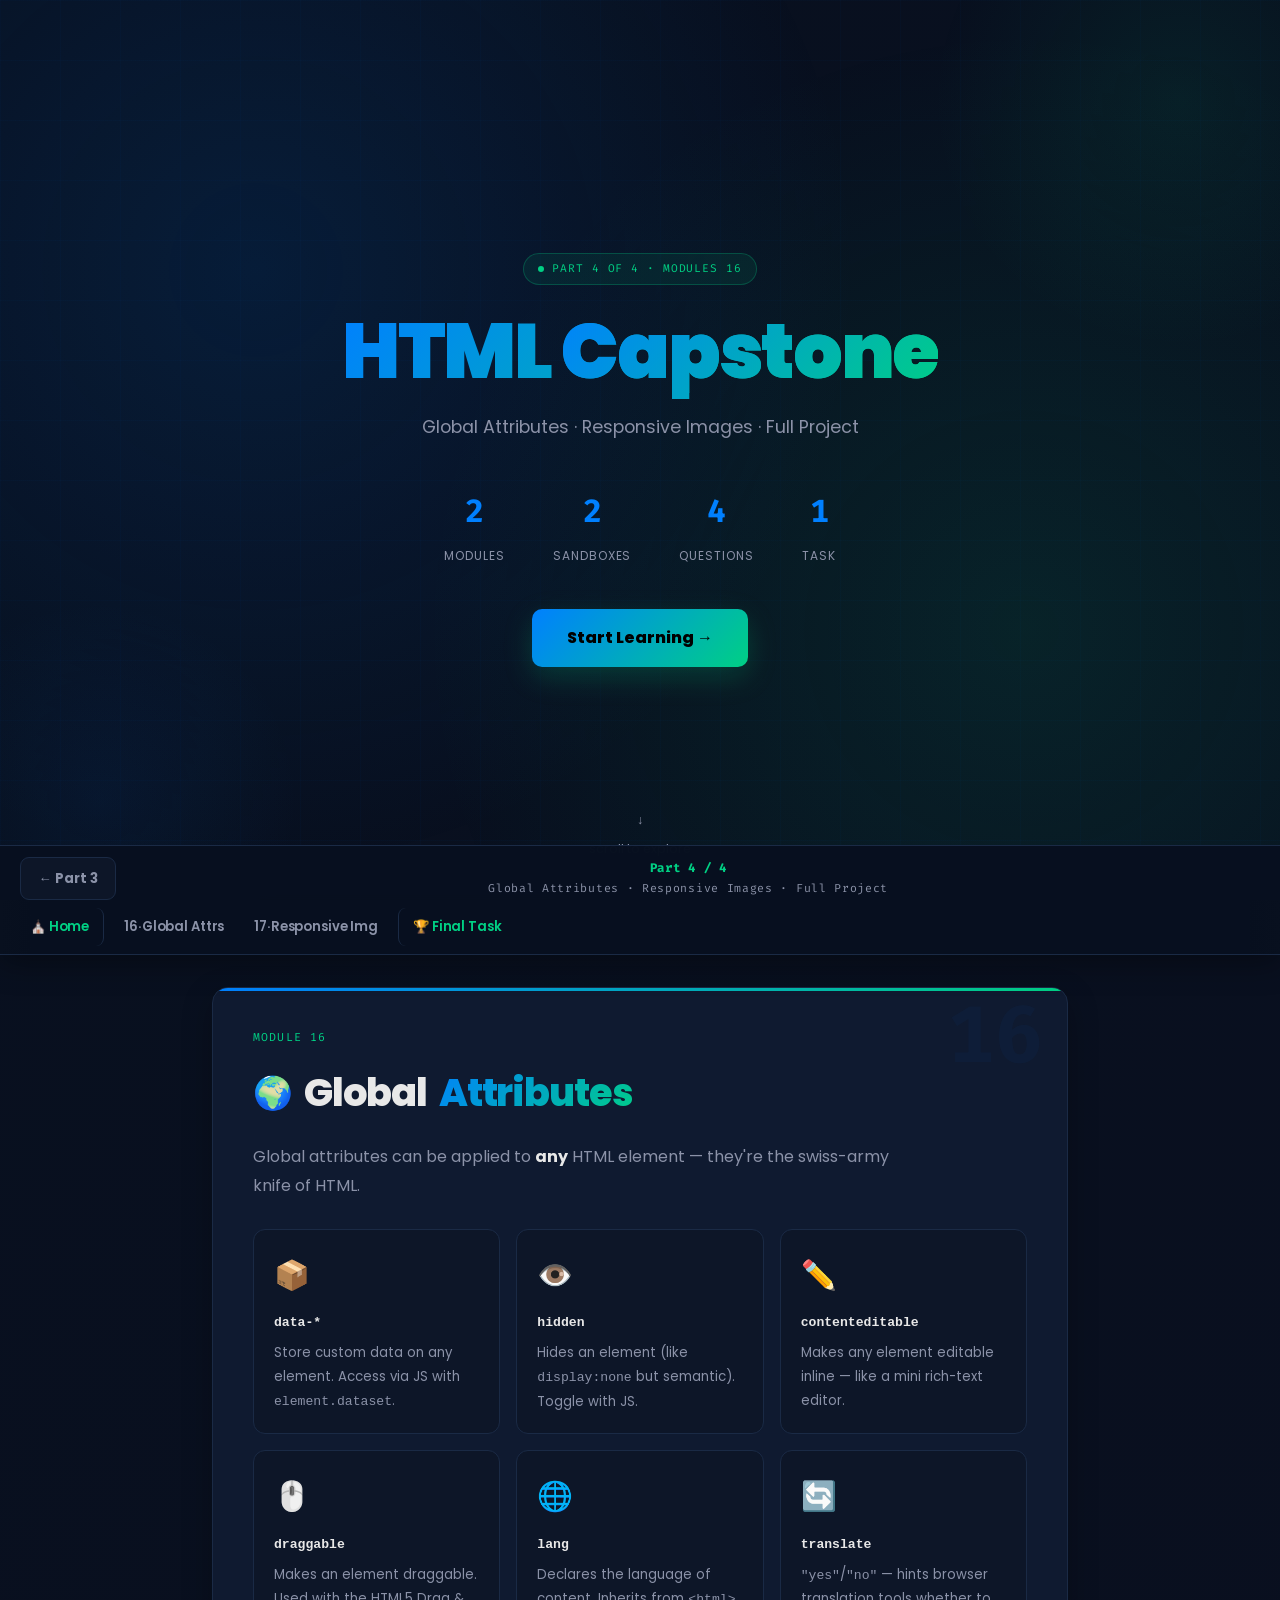
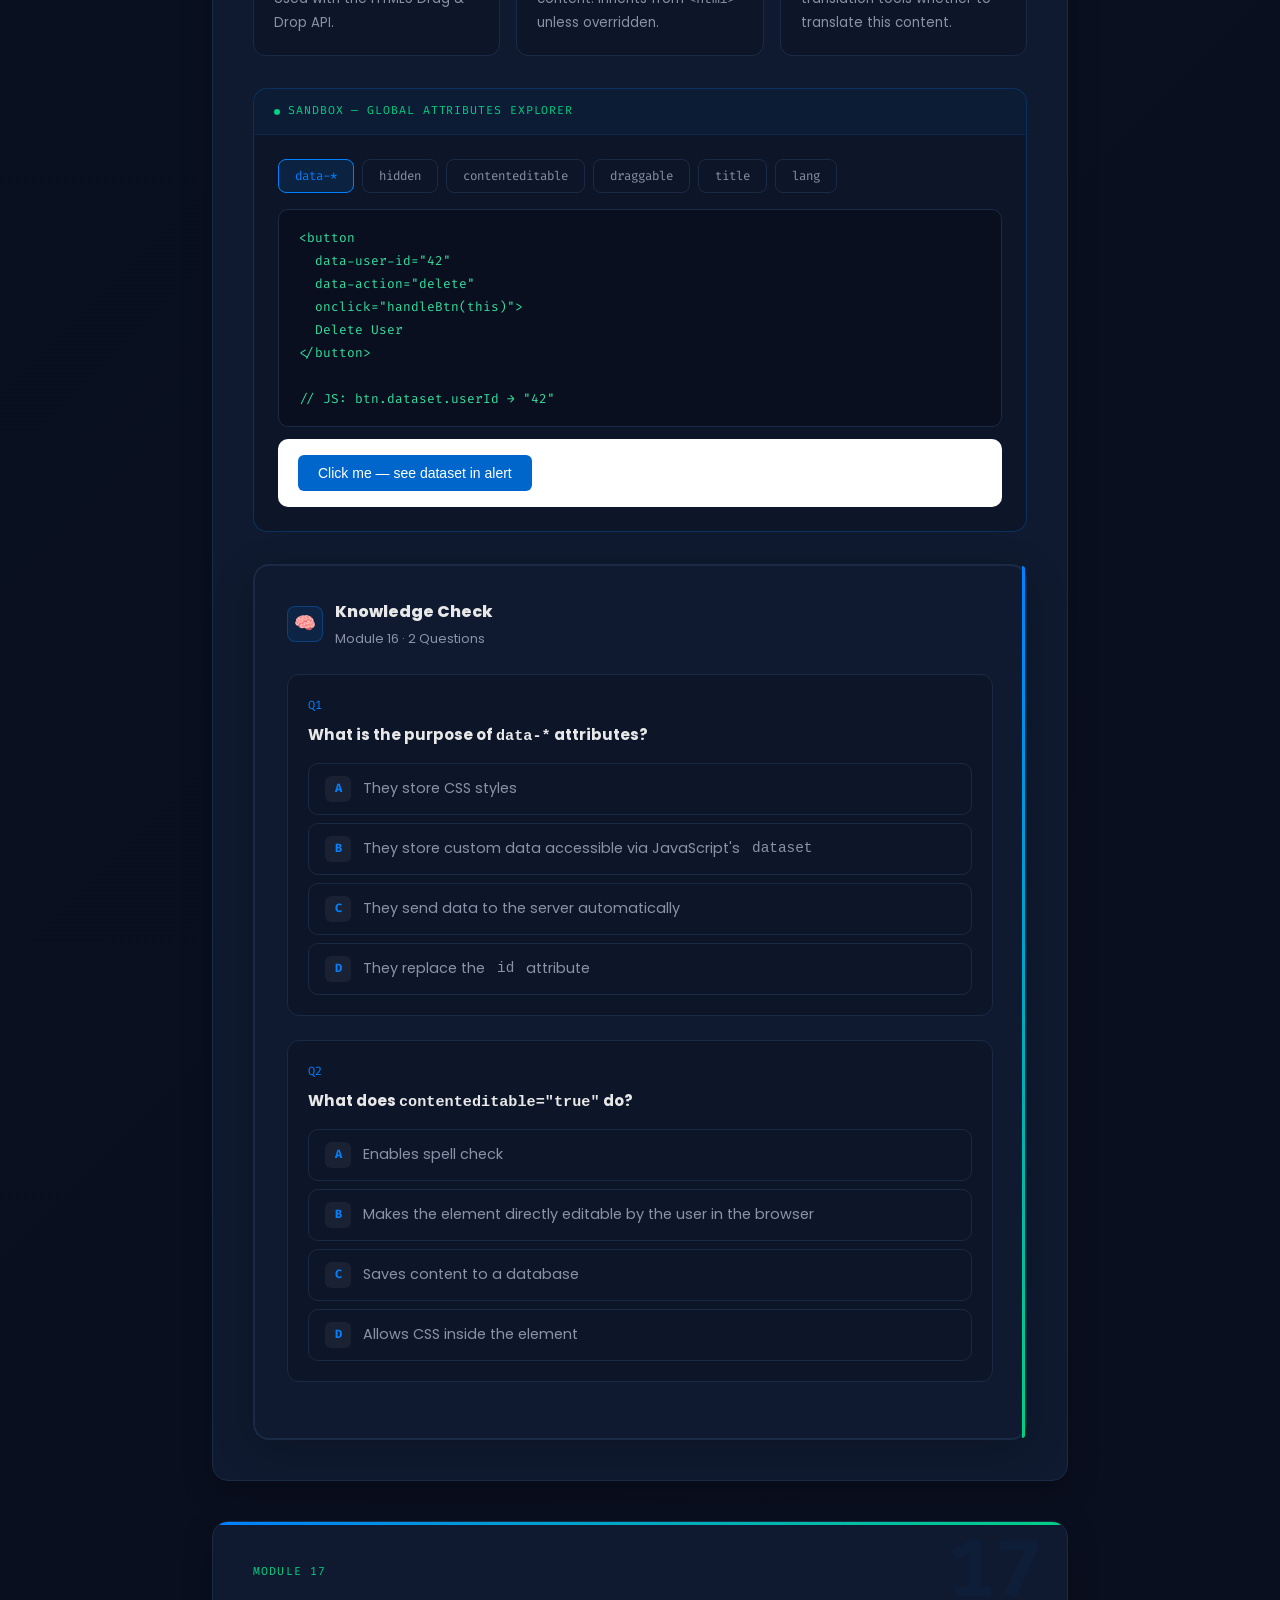
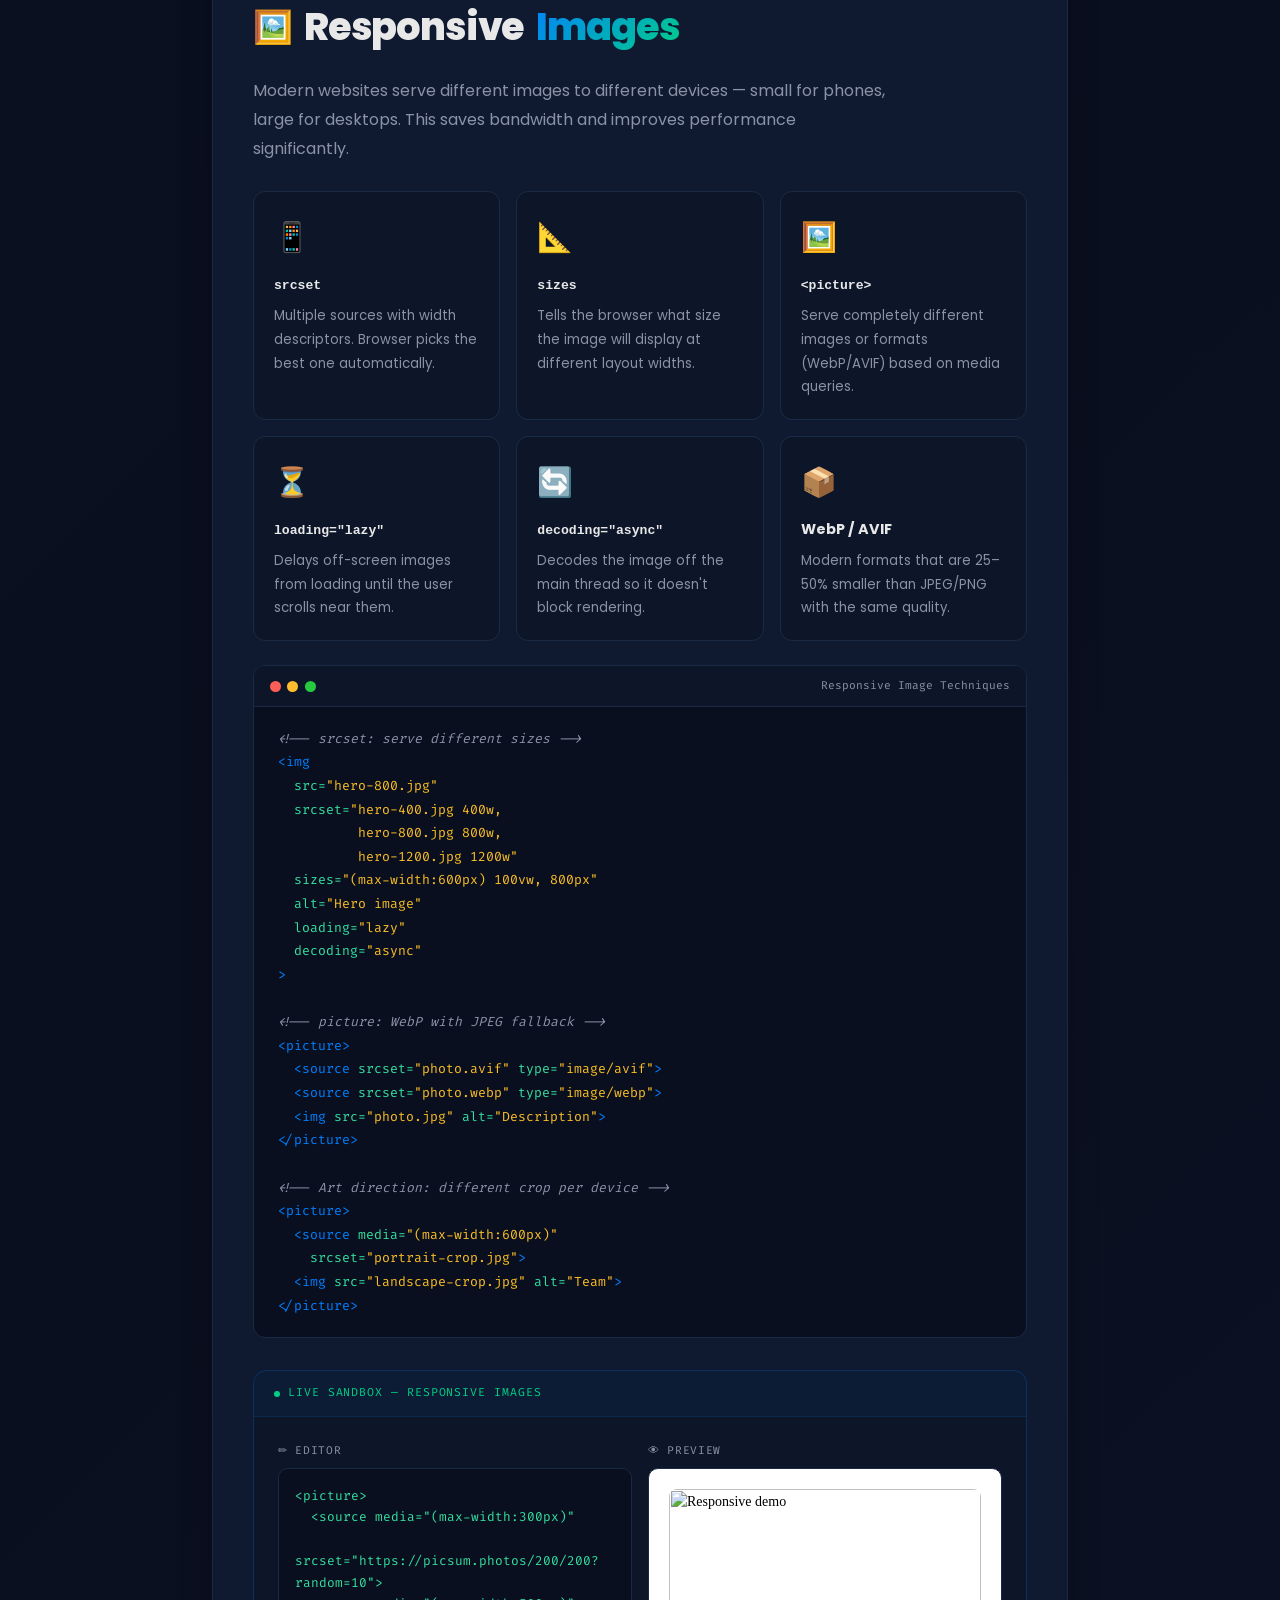
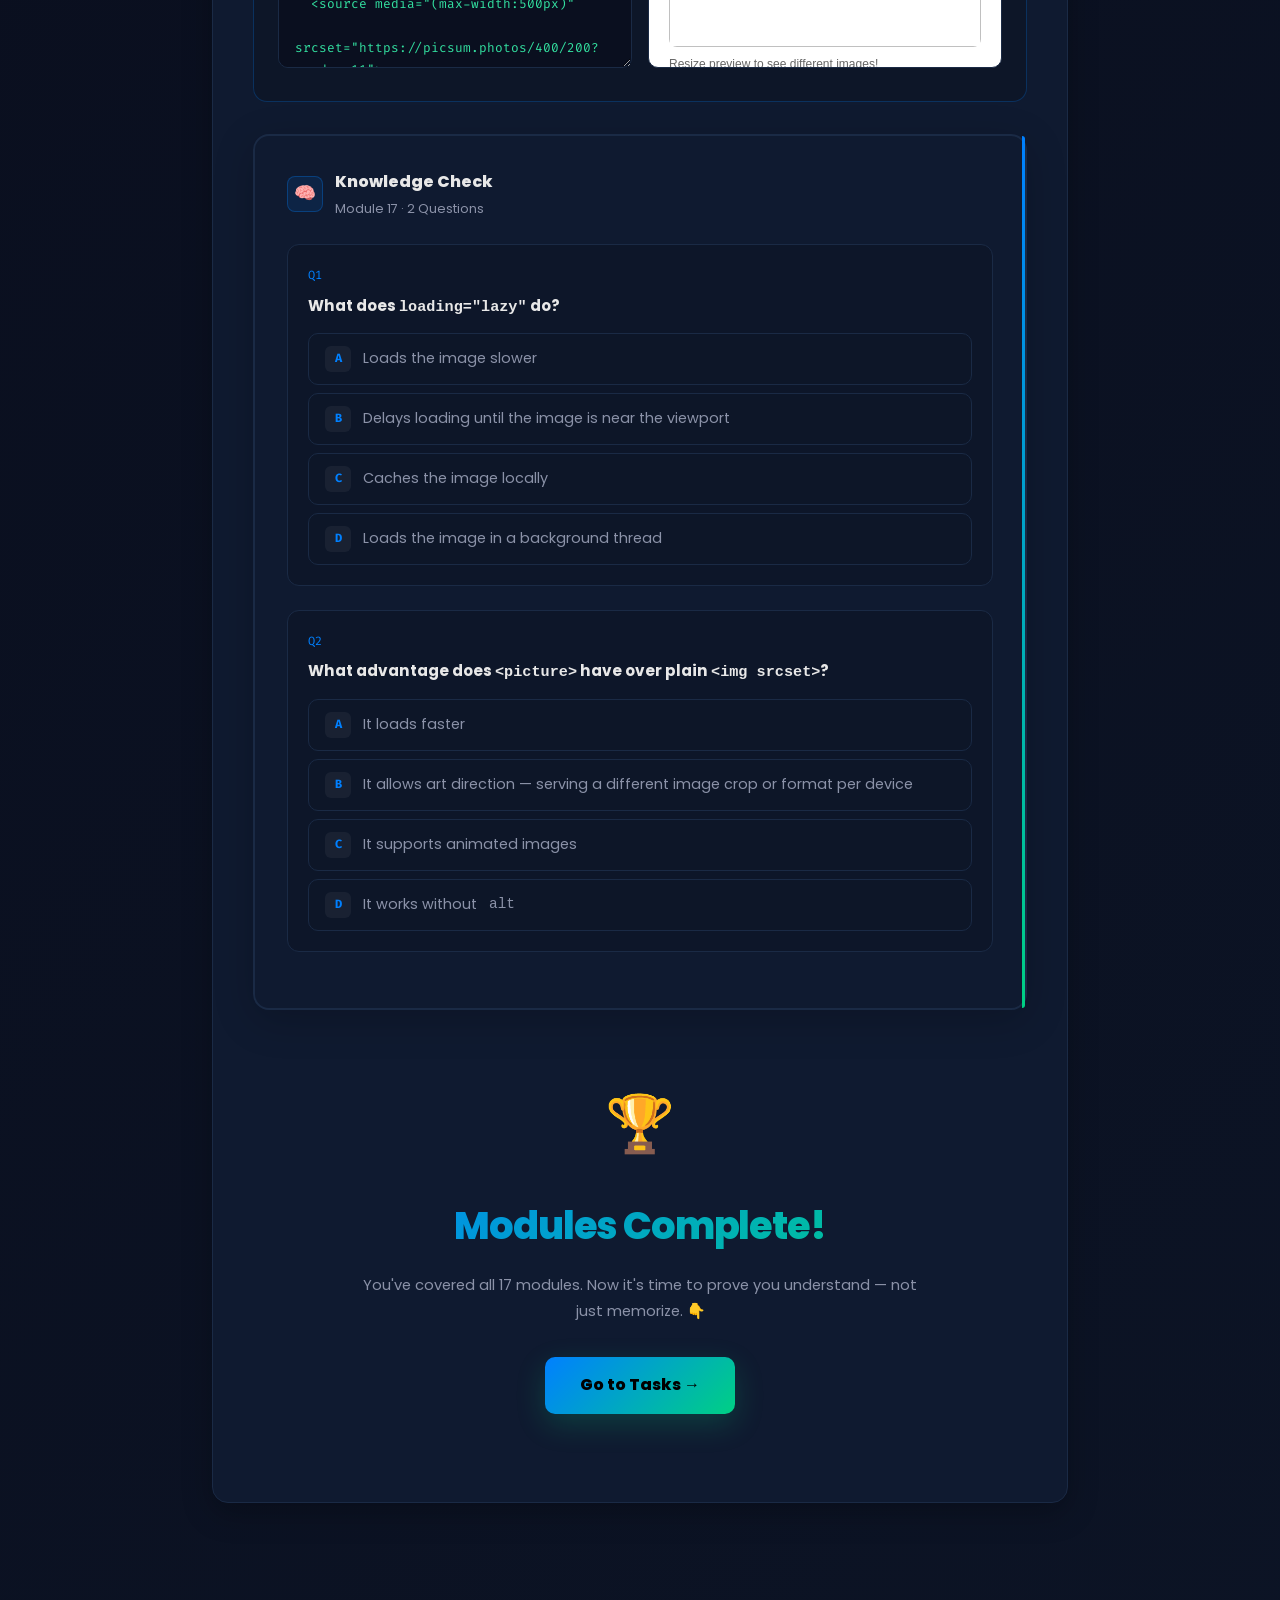
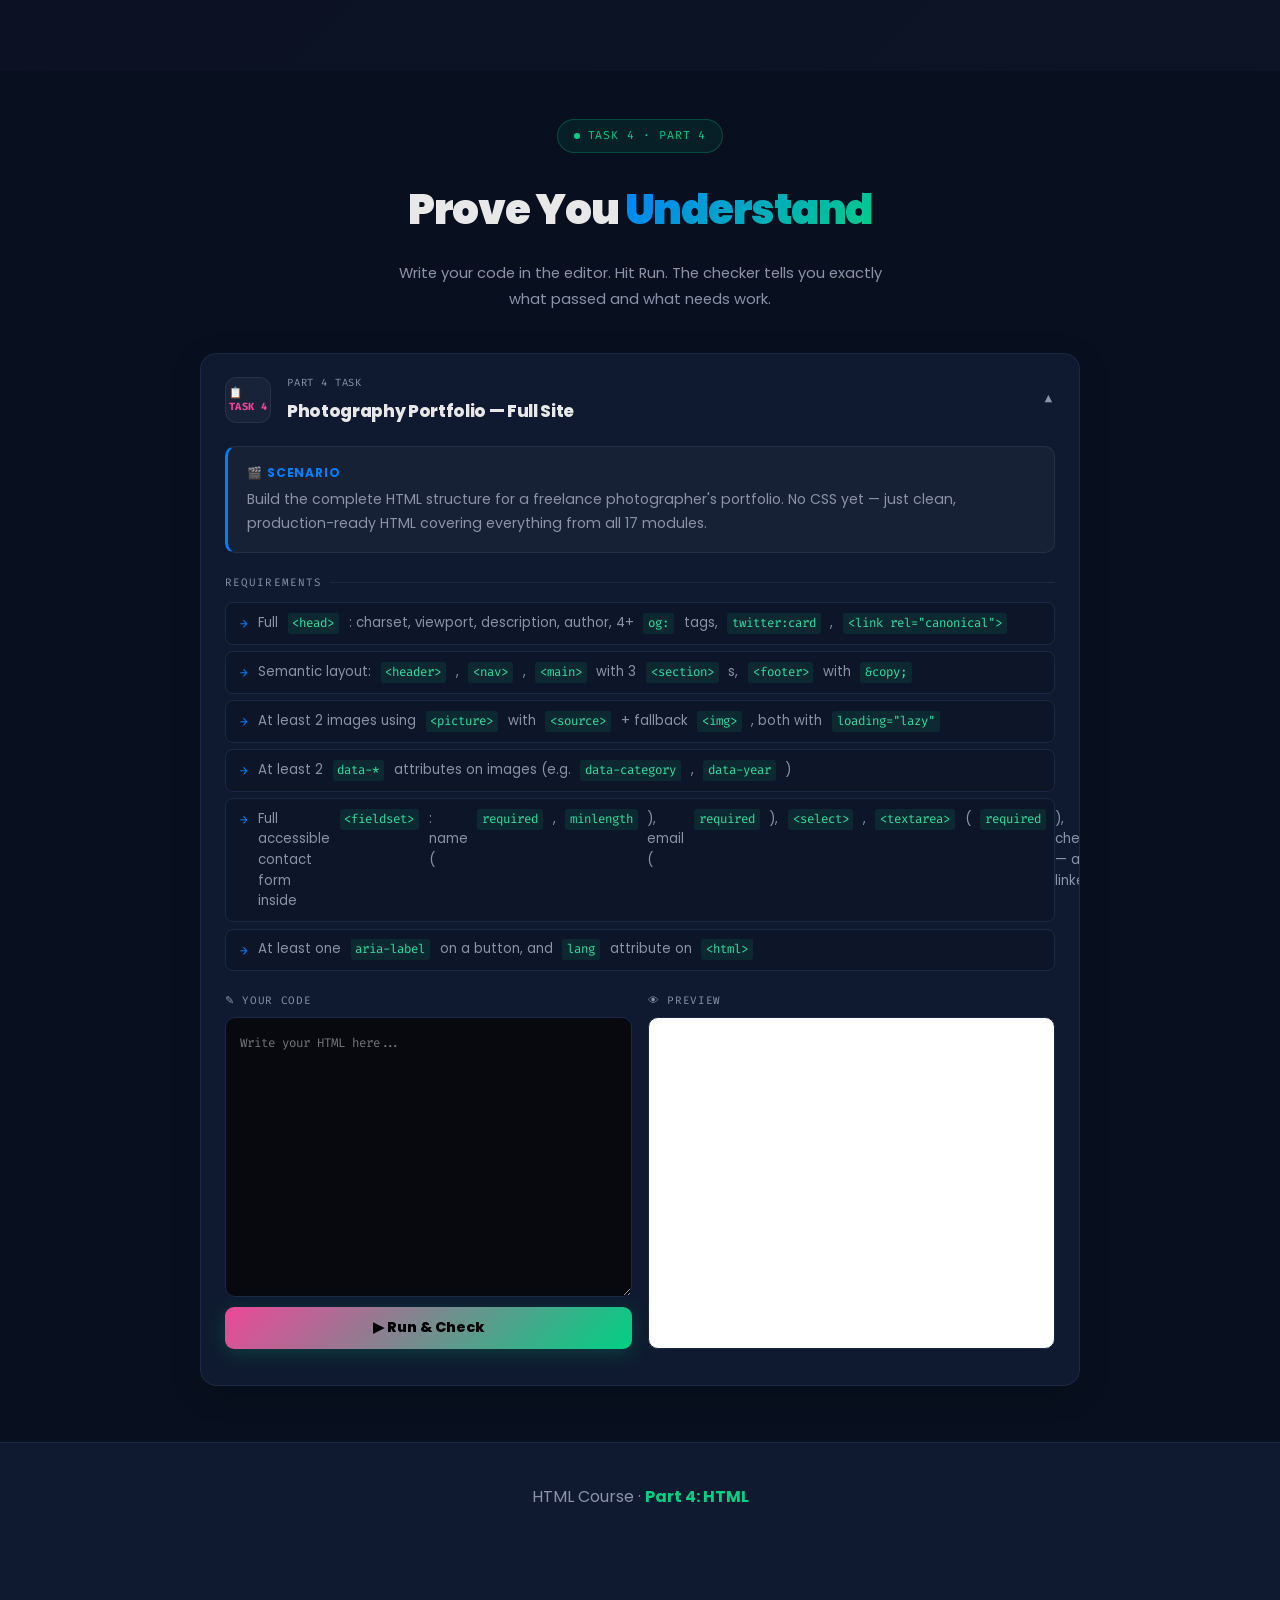
<file: part-4.html>
<!DOCTYPE html>
<html lang="en">
<head>
<meta charset="UTF-8"/>
<meta name="viewport" content="width=device-width, initial-scale=1.0"/>
<title>HTML Course — Part 4: HTML (Capstone)</title>
<link rel="preconnect" href="https://fonts.googleapis.com">
<link href="https://fonts.googleapis.com/css2?family=Poppins:wght@300;400;600;700;800;900&family=Fira+Code:wght@400;600&display=swap" rel="stylesheet">
<style>

/* ══════════════════════════════════════════════
   ROOT VARIABLES — Your Design System
══════════════════════════════════════════════ */
:root {
  --primary:       #0066cc;
  --primary-light: #0080ff;
  --primary-dark:  #004499;
  --accent:        #00d084;
  --accent-light:  #33e0a0;
  --accent-dark:   #00b366;
  --bg:            #08101f;
  --bg-card:       #0f1a30;
  --bg-alt:        #0d1628;
  --text:          #e8e8e8;
  --text-muted:    #8b92a8;
  --border:        #1a2a45;
  --success:       #00d084;
  --warning:       #ffc107;
  --danger:        #ff4757;
  --mono: 'Fira Code', monospace;
  --sans: 'Poppins', 'Segoe UI', sans-serif;
}

*, *::before, *::after { box-sizing: border-box; margin: 0; padding: 0; }
html { scroll-behavior: smooth; }

body {
  font-family: var(--sans);
  background: linear-gradient(135deg, var(--bg) 0%, #0a0f1f 50%, var(--bg-alt) 100%);
  color: var(--text);
  line-height: 1.8;
  font-size: 16px;
  overflow-x: hidden;
}

/* Grid overlay */
body::after {
  content: '';
  position: fixed; inset: 0;
  background-image:
    linear-gradient(rgba(0,102,204,0.03) 1px, transparent 1px),
    linear-gradient(90deg, rgba(0,102,204,0.03) 1px, transparent 1px);
  background-size: 60px 60px;
  pointer-events: none;
  z-index: 0;
}

/* ══════════════════════════════════════════════
   PROGRESS BAR
══════════════════════════════════════════════ */
.progress-bar {
  position: fixed;
  top: 0; left: 0;
  height: 3px;
  background: linear-gradient(90deg, var(--primary-light), var(--accent));
  width: 0%;
  z-index: 9999;
  box-shadow: 0 0 20px rgba(0,208,132,0.5);
  transition: width .2s ease;
}

/* ══════════════════════════════════════════════
   HEADER
══════════════════════════════════════════════ */
header {
  text-align: center;
  min-height: 100vh;
  display: flex;
  flex-direction: column;
  align-items: center;
  justify-content: center;
  padding: 100px 40px 80px;
  background:
    radial-gradient(circle at 20% 30%, rgba(0,102,204,0.15) 0%, transparent 50%),
    radial-gradient(circle at 80% 70%, rgba(0,208,132,0.1) 0%, transparent 50%);
  position: relative;
  overflow: hidden;
  z-index: 1;
}

header::before {
  content: '';
  position: absolute;
  width: 500px; height: 500px;
  background: radial-gradient(circle, rgba(0,208,132,0.08) 0%, transparent 70%);
  border-radius: 50%;
  top: -150px; right: -150px;
}
header::after {
  content: '';
  position: absolute;
  width: 400px; height: 400px;
  background: radial-gradient(circle, rgba(0,102,204,0.08) 0%, transparent 70%);
  border-radius: 50%;
  bottom: -100px; left: -100px;
}

.header-badge {
  display: inline-flex; align-items: center; gap: .6rem;
  font-family: var(--mono);
  font-size: .75rem;
  color: var(--accent);
  background: rgba(0,208,132,0.08);
  border: 1px solid rgba(0,208,132,0.25);
  border-radius: 99px;
  padding: .4rem 1rem;
  margin-bottom: 2rem;
  letter-spacing: .08em;
  position: relative; z-index: 2;
}
.header-badge::before {
  content: '';
  width: 7px; height: 7px;
  background: var(--accent);
  border-radius: 50%;
  animation: pulse 2s infinite;
}

header h1 {
  font-size: clamp(2.8rem, 6vw, 5rem);
  font-weight: 900;
  background: linear-gradient(135deg, var(--primary-light), var(--accent));
  -webkit-background-clip: text;
  -webkit-text-fill-color: transparent;
  background-clip: text;
  margin-bottom: 1.25rem;
  line-height: 1.1;
  position: relative; z-index: 2;
  letter-spacing: -.03em;
}

.subtitle {
  font-size: 1.1rem;
  color: var(--text-muted);
  max-width: 560px;
  margin: 0 auto 2.5rem;
  position: relative; z-index: 2;
  line-height: 1.7;
}

.hero-stats {
  display: flex; gap: 3rem;
  margin-bottom: 2.5rem;
  position: relative; z-index: 2;
}
.stat-num  { font-size: 2rem; font-weight: 800; color: var(--primary-light); font-family: var(--mono); display: block; }
.stat-label{ font-size: .75rem; color: var(--text-muted); text-transform: uppercase; letter-spacing: .08em; }

.btn-start {
  display: inline-flex; align-items: center; gap: .6rem;
  background: linear-gradient(135deg, var(--primary-light), var(--accent));
  color: #000;
  font-weight: 800;
  font-size: 1rem;
  padding: .9rem 2.2rem;
  border-radius: 10px;
  border: none;
  cursor: pointer;
  text-decoration: none;
  transition: all .3s;
  box-shadow: 0 10px 30px rgba(0,208,132,0.2);
  position: relative; z-index: 2;
}
.btn-start:hover {
  transform: translateY(-4px);
  box-shadow: 0 15px 40px rgba(0,208,132,0.4);
}

.scroll-hint {
  position: absolute; bottom: 2.5rem; left: 50%; transform: translateX(-50%);
  font-size: .78rem; color: var(--text-muted);
  display: flex; flex-direction: column; align-items: center; gap: .4rem;
  z-index: 2;
  animation: float 3s ease-in-out infinite;
}
@keyframes float {
  0%,100% { transform: translateX(-50%) translateY(0); }
  50%      { transform: translateX(-50%) translateY(-8px); }
}
@keyframes pulse {
  0%,100% { opacity:1; box-shadow:0 0 0 0 rgba(0,208,132,.4); }
  50%      { opacity:.7; box-shadow:0 0 0 6px rgba(0,208,132,0); }
}

/* ══════════════════════════════════════════════
   NAV — single scrollable row
══════════════════════════════════════════════ */
nav {
  position: sticky; top: 0; z-index: 100;
  background: rgba(8,16,31,0.97);
  backdrop-filter: blur(15px);
  border-bottom: 1px solid var(--border);
  box-shadow: 0 8px 30px rgba(0,0,0,0.35);
  overflow-x: auto;
  overflow-y: hidden;
  -webkit-overflow-scrolling: touch;
  scrollbar-width: none;
}
nav::-webkit-scrollbar { display: none; }

nav .container {
  display: flex;
  align-items: center;
  gap: 2px;
  padding: 8px 16px;
  width: max-content;
  min-width: 100%;
  justify-content: flex-start;
}

/* fade edges to hint at scroll */
nav::before, nav::after {
  content: '';
  position: absolute; top: 0; bottom: 0;
  width: 32px; z-index: 2; pointer-events: none;
}
nav::before {
  left: 0;
  background: linear-gradient(90deg, rgba(8,16,31,.97), transparent);
}
nav::after {
  right: 0;
  background: linear-gradient(-90deg, rgba(8,16,31,.97), transparent);
}

nav a {
  color: var(--text-muted);
  text-decoration: none;
  font-weight: 600;
  padding: 7px 14px;
  border-radius: 8px;
  transition: all .25s;
  font-size: .82rem;
  white-space: nowrap;
  flex-shrink: 0;
  letter-spacing: -.01em;
}
nav a:hover, nav a.active {
  background: rgba(0,102,204,0.12);
  color: var(--primary-light);
}
nav a.active {
  background: rgba(0,102,204,0.18);
  box-shadow: inset 0 0 0 1px rgba(0,128,255,.25);
}

/* ══════════════════════════════════════════════
   MAIN / CONTAINER
══════════════════════════════════════════════ */
.container {
  max-width: 920px;
  margin: 0 auto;
  padding: 0 2rem;
}

main {
  position: relative; z-index: 1;
  padding: 2rem 0 8rem;
}

/* ══════════════════════════════════════════════
   MODULE / SECTION
══════════════════════════════════════════════ */
.section {
  background: var(--bg-card);
  border: 1px solid var(--border);
  border-radius: 16px;
  padding: 40px;
  margin-bottom: 40px;
  position: relative;
  overflow: hidden;
  box-shadow: 0 10px 30px rgba(0,0,0,0.25);
  opacity: 0;
  transform: translateY(24px);
  transition: opacity .6s ease, transform .6s ease;
}
.section.visible { opacity: 1; transform: translateY(0); }

.section::before {
  content: '';
  position: absolute; top: 0; left: 0; right: 0;
  height: 3px;
  background: linear-gradient(90deg, var(--primary-light), var(--accent));
}

.module-tag {
  font-family: var(--mono);
  font-size: .72rem;
  color: var(--accent);
  letter-spacing: .1em;
  text-transform: uppercase;
  margin-bottom: .6rem;
}

h2 {
  font-size: clamp(1.8rem, 3vw, 2.4rem);
  font-weight: 800;
  letter-spacing: -.03em;
  margin-bottom: 1rem;
  display: flex; align-items: center; gap: .75rem;
  color: var(--text);
}
h2 .accent-word {
  background: linear-gradient(135deg, var(--primary-light), var(--accent));
  -webkit-background-clip: text;
  -webkit-text-fill-color: transparent;
  background-clip: text;
}
h2 .emoji { font-size: 2rem; -webkit-text-fill-color: initial; }

.module-desc {
  color: var(--text-muted);
  max-width: 640px;
  font-size: 1rem;
  margin-bottom: 1.75rem;
}

h3 {
  font-size: 1.15rem;
  color: var(--primary-light);
  margin: 1.5rem 0 .75rem;
  font-weight: 700;
}

p { color: var(--text-muted); margin-bottom: 1rem; line-height: 1.8; }

.divider {
  height: 1px;
  background: linear-gradient(90deg, transparent, var(--border), transparent);
  margin: 1.75rem 0;
}

/* ══════════════════════════════════════════════
   CONCEPT CARDS
══════════════════════════════════════════════ */
.concept-grid {
  display: grid;
  grid-template-columns: repeat(auto-fit, minmax(220px, 1fr));
  gap: 1rem;
  margin-bottom: 1.5rem;
}
.concept-card {
  background: var(--bg-alt);
  border: 1px solid var(--border);
  border-radius: 12px;
  padding: 1.25rem;
  transition: border-color .2s, transform .2s;
}
.concept-card:hover { border-color: rgba(0,128,255,0.4); transform: translateY(-2px); }
.concept-card-icon  { font-size: 1.8rem; margin-bottom: .5rem; }
.concept-card h4    { font-size: .9rem; font-weight: 700; margin-bottom: .35rem; color: var(--text); }
.concept-card p     { font-size: .83rem; color: var(--text-muted); margin: 0; }
.concept-card code  { font-size: .82rem; }

/* ══════════════════════════════════════════════
   CODE BLOCKS
══════════════════════════════════════════════ */
.code-block {
  background: #0a0f1f;
  border: 1px solid var(--border);
  border-radius: 12px;
  overflow: hidden;
  margin: 1.25rem 0;
}
.code-block-header {
  display: flex; align-items: center; justify-content: space-between;
  padding: .6rem 1rem;
  background: var(--bg-alt);
  border-bottom: 1px solid var(--border);
}
.code-dots { display: flex; gap: .4rem; }
.dot { width: 11px; height: 11px; border-radius: 50%; }
.dot.red    { background: #ff5f56; }
.dot.yellow { background: #ffbd2e; }
.dot.green  { background: #27c93f; }
.code-lang {
  font-family: var(--mono);
  font-size: .7rem; color: var(--text-muted);
}
.code-block pre {
  padding: 1.25rem 1.5rem;
  font-family: var(--mono);
  font-size: .82rem;
  line-height: 1.8;
  overflow-x: auto;
  color: var(--accent-light);
}
.code-block pre .tag  { color: var(--primary-light); }
.code-block pre .attr { color: var(--accent-light); }
.code-block pre .val  { color: #fbbf24; }
.code-block pre .com  { color: var(--text-muted); font-style: italic; }
.code-block pre .txt  { color: var(--text); }

/* ══════════════════════════════════════════════
   CALLOUTS
══════════════════════════════════════════════ */
.callout {
  display: flex; gap: 1rem;
  padding: 1rem 1.25rem;
  border-radius: 10px;
  margin: 1.25rem 0;
  font-size: .9rem;
}
.callout.info { background: rgba(0,128,255,0.07); border: 1px solid rgba(0,128,255,0.2); }
.callout.tip  { background: rgba(0,208,132,0.07); border: 1px solid rgba(0,208,132,0.2); }
.callout.warn { background: rgba(255,193,7,0.07);  border: 1px solid rgba(255,193,7,0.2);  }
.callout-icon { font-size: 1.2rem; flex-shrink: 0; }
.callout-body strong { display: block; margin-bottom: .25rem; font-size: .82rem; text-transform: uppercase; letter-spacing: .06em; color: var(--text); }
.callout-body { color: var(--text-muted); }

/* ══════════════════════════════════════════════
   LIVE SANDBOX
══════════════════════════════════════════════ */
.sandbox-wrap {
  border: 1px solid rgba(0,128,255,0.25);
  border-radius: 14px;
  overflow: hidden;
  margin: 2rem 0;
  background: var(--bg-alt);
}
.sandbox-header {
  display: flex; align-items: center; justify-content: space-between;
  padding: .75rem 1.25rem;
  background: rgba(0,102,204,0.08);
  border-bottom: 1px solid rgba(0,102,204,0.15);
}
.sandbox-label {
  font-family: var(--mono);
  font-size: .72rem;
  color: var(--accent);
  letter-spacing: .08em;
  display: flex; align-items: center; gap: .5rem;
}
.sandbox-label::before {
  content: '';
  width: 6px; height: 6px;
  background: var(--accent);
  border-radius: 50%;
  animation: pulse 2s infinite;
}
.sandbox-body { padding: 1.5rem; }

.editor-preview {
  display: grid; grid-template-columns: 1fr 1fr; gap: 1rem;
}
@media (max-width: 640px) { .editor-preview { grid-template-columns: 1fr; } }

.pane-label {
  font-family: var(--mono);
  font-size: .7rem; color: var(--text-muted);
  letter-spacing: .06em; margin-bottom: .4rem;
}

.code-editor {
  width: 100%;
  height: 220px;
  background: #0a0f1f;
  border: 1px solid var(--border);
  border-radius: 10px;
  color: var(--accent-light);
  font-family: var(--mono);
  font-size: .8rem;
  line-height: 1.7;
  padding: 1rem;
  resize: vertical;
  outline: none;
  transition: border-color .2s;
}
.code-editor:focus { border-color: rgba(0,128,255,0.4); box-shadow: 0 0 15px rgba(0,128,255,0.1); }

.preview-frame {
  width: 100%;
  height: 220px;
  background: #fff;
  border: 1px solid var(--border);
  border-radius: 10px;
}

.visual-sandbox {
  background: var(--bg-alt);
  border: 1px dashed var(--border);
  border-radius: 12px;
  padding: 1.5rem;
  min-height: 120px;
  display: flex; flex-direction: column; gap: 1rem;
}

.control-row {
  display: flex; flex-wrap: wrap; gap: .75rem; align-items: center;
}

.ctrl-btn {
  padding: .5rem 1rem;
  border-radius: 8px;
  border: 1px solid var(--border);
  background: var(--bg-alt);
  color: var(--text-muted);
  font-family: var(--mono);
  font-size: .78rem;
  cursor: pointer;
  transition: all .2s;
}
.ctrl-btn:hover  { border-color: var(--primary-light); color: var(--primary-light); }
.ctrl-btn.active { background: rgba(0,102,204,0.15); border-color: var(--primary-light); color: var(--primary-light); }

.output-display {
  background: #0a0f1f;
  border: 1px solid var(--border);
  border-radius: 10px;
  padding: 1rem 1.25rem;
  font-family: var(--mono);
  font-size: .85rem;
  min-height: 60px;
  color: var(--accent-light);
}

/* ══════════════════════════════════════════════
   ANATOMY DIAGRAM
══════════════════════════════════════════════ */
.tag-anatomy {
  display: flex; align-items: center; justify-content: center;
  padding: 2rem 1rem; gap: 0; flex-wrap: wrap; row-gap: 1rem;
}
.tag-part { display: flex; flex-direction: column; align-items: center; gap: .4rem; }
.tag-text {
  font-family: var(--mono);
  font-size: 1.3rem;
  font-weight: 700;
  padding: .4rem .6rem;
  border-radius: 6px;
  white-space: nowrap;
}
.tag-text.bracket { color: var(--primary-light); background: rgba(0,128,255,0.1); }
.tag-text.tagname  { color: var(--accent); background: rgba(0,208,132,0.1); }
.tag-text.content  { color: var(--text); background: rgba(255,255,255,0.05); }
.tag-text.slash    { color: #f472b6; background: rgba(244,114,182,0.08); }
.tag-label { font-size: .7rem; color: var(--text-muted); font-family: var(--mono); letter-spacing: .04em; }

/* ══════════════════════════════════════════════
   ELEMENT EXPLORER
══════════════════════════════════════════════ */
.element-grid {
  display: grid;
  grid-template-columns: repeat(auto-fill, minmax(120px,1fr));
  gap: .6rem; margin-bottom: .75rem;
}
.element-chip {
  background: var(--bg-alt);
  border: 1px solid var(--border);
  border-radius: 8px;
  padding: .6rem .7rem;
  cursor: pointer;
  transition: all .2s;
  text-align: center;
}
.element-chip:hover, .element-chip.active {
  border-color: var(--primary-light);
  background: rgba(0,102,204,0.1);
}
.element-chip code {
  font-family: var(--mono);
  font-size: .78rem;
  color: var(--accent-light);
  display: block; margin-bottom: .2rem;
  background: none; padding: 0;
}
.element-chip span { font-size: .7rem; color: var(--text-muted); }

.element-detail {
  margin-top: .75rem;
  padding: 1.25rem;
  background: var(--bg-alt);
  border: 1px solid rgba(0,128,255,0.2);
  border-radius: 12px;
  display: none;
  animation: fadeIn .25s ease;
}
.element-detail.show { display: block; }
@keyframes fadeIn { from{opacity:0;transform:translateY(6px)} to{opacity:1;transform:translateY(0)} }
.element-detail h4 { font-size: .95rem; font-weight: 700; margin-bottom: .4rem; color: var(--primary-light); }
.element-detail p  { font-size: .88rem; margin-bottom: .75rem; }
.element-detail .example {
  font-family: var(--mono); font-size: .8rem;
  background: #0a0f1f; padding: .75rem 1rem;
  border-radius: 8px; color: var(--accent-light);
}

/* ══════════════════════════════════════════════
   LIST BUILDER
══════════════════════════════════════════════ */
.attr-input {
  flex: 1; min-width: 140px;
  background: #0a0f1f;
  border: 1px solid var(--border);
  border-radius: 8px;
  color: var(--text);
  font-family: var(--mono);
  font-size: .82rem;
  padding: .5rem .75rem;
  outline: none;
  transition: border-color .2s;
}
.attr-input:focus { border-color: rgba(0,128,255,0.4); box-shadow: 0 0 12px rgba(0,128,255,0.15); }

/* ══════════════════════════════════════════════
   ATTRIBUTE BUILDER
══════════════════════════════════════════════ */
.attr-builder { display: flex; flex-direction: column; gap: 1rem; }
.attr-row { display: flex; align-items: center; gap: .75rem; flex-wrap: wrap; }
.attr-row label { font-size: .82rem; color: var(--text-muted); width: 70px; flex-shrink: 0; }
.attr-output {
  background: #0a0f1f;
  border: 1px solid var(--border);
  border-radius: 10px;
  padding: 1rem 1.25rem;
  font-family: var(--mono);
  font-size: .85rem;
  color: var(--accent-light);
  word-break: break-all;
}

/* ══════════════════════════════════════════════
   DOM TREE
══════════════════════════════════════════════ */
.tree-display {
  background: #0a0f1f;
  border: 1px solid var(--border);
  border-radius: 12px;
  padding: 1.5rem;
  font-family: var(--mono);
  font-size: .82rem;
  line-height: 2;
}
.tree-tag   { color: var(--primary-light); }
.tree-text  { color: var(--accent-light); font-style: italic; }
.tree-attr  { color: #fbbf24; }
.tree-branch{ color: var(--border); }
.tree-indent{ margin-left: 1.4rem; }

/* ══════════════════════════════════════════════
   QUIZ
══════════════════════════════════════════════ */
.quiz-wrap {
  background: var(--bg-card);
  border: 2px solid var(--border);
  border-radius: 16px;
  padding: 2rem;
  margin-top: 2rem;
  position: relative;
  box-shadow: 0 10px 40px rgba(0,0,0,0.2);
}
.quiz-wrap::before {
  content: '';
  position: absolute; right: 0; top: 0; bottom: 0;
  width: 3px;
  background: linear-gradient(180deg, var(--primary-light), var(--accent));
  border-radius: 0 16px 16px 0;
}
.quiz-header {
  display: flex; align-items: center; gap: .75rem;
  margin-bottom: 1.5rem;
}
.quiz-icon {
  width: 36px; height: 36px;
  background: rgba(0,128,255,0.1);
  border: 1px solid rgba(0,128,255,0.3);
  border-radius: 8px;
  display: flex; align-items: center; justify-content: center;
  font-size: 1.1rem;
}
.quiz-title { font-weight: 800; font-size: 1rem; }
.quiz-sub   { font-size: .8rem; color: var(--text-muted); }

.question-block {
  margin-bottom: 1.5rem;
  background: rgba(0,0,0,0.15);
  padding: 1.25rem;
  border-radius: 12px;
  border: 1px solid var(--border);
}
.question-num  { font-family: var(--mono); font-size: .75rem; color: var(--primary-light); margin-bottom: .3rem; }
.question-text { font-size: .95rem; font-weight: 700; color: var(--text); margin-bottom: .75rem; }

.options { display: flex; flex-direction: column; gap: .5rem; }
.option {
  display: flex; align-items: center; gap: .75rem;
  padding: .75rem 1rem;
  border: 1px solid var(--border);
  border-radius: 10px;
  cursor: pointer;
  transition: all .2s;
  font-size: .9rem;
  user-select: none;
  background: var(--bg-alt);
  color: var(--text-muted);
}
.option:hover:not(.disabled) {
  border-color: rgba(0,128,255,0.4);
  background: rgba(0,102,204,0.08);
  color: var(--text);
  transform: translateY(-1px);
}
.option.correct {
  border-color: var(--success) !important;
  background: rgba(0,208,132,0.1) !important;
  color: var(--success) !important;
}
.option.wrong {
  border-color: var(--danger) !important;
  background: rgba(255,71,87,0.1) !important;
  color: var(--danger) !important;
  animation: shake .4s ease;
}
.option.disabled { cursor: default; }

@keyframes shake {
  0%,100% { transform: translateX(0); }
  20% { transform: translateX(-8px); }
  40% { transform: translateX(8px); }
  60% { transform: translateX(-5px); }
  80% { transform: translateX(5px); }
}

.option-letter {
  width: 26px; height: 26px; border-radius: 6px;
  background: rgba(255,255,255,0.05);
  display: flex; align-items: center; justify-content: center;
  font-family: var(--mono); font-size: .75rem; font-weight: 700;
  flex-shrink: 0; transition: background .2s;
  color: var(--primary-light);
}
.option.correct .option-letter { background: rgba(0,208,132,0.2); color: var(--success); }
.option.wrong   .option-letter { background: rgba(255,71,87,0.2);  color: var(--danger); }

.feedback-msg {
  margin-top: .6rem; font-size: .85rem;
  padding: .6rem .9rem; border-radius: 8px; display: none;
  animation: slideIn .3s ease;
}
.feedback-msg.show    { display: block; }
.feedback-msg.correct { background: rgba(0,208,132,0.12); color: var(--success); border: 1px solid rgba(0,208,132,0.3); }
.feedback-msg.wrong   { background: rgba(255,71,87,0.12);  color: var(--danger);  border: 1px solid rgba(255,71,87,0.3); }

@keyframes slideIn {
  from { opacity:0; transform:translateY(-8px); }
  to   { opacity:1; transform:translateY(0); }
}

.quiz-reset {
  margin-top: 1rem; padding: .55rem 1.25rem;
  border-radius: 8px; border: 1px solid var(--border);
  background: var(--bg-alt); color: var(--text-muted);
  font-size: .82rem; cursor: pointer; transition: all .2s; display: none;
}
.quiz-reset:hover { border-color: var(--primary-light); color: var(--primary-light); }
.quiz-reset.show  { display: inline-flex; }

/* ══════════════════════════════════════════════
   COMPLETION
══════════════════════════════════════════════ */
.completion-wrap {
  text-align: center;
  padding: 4rem 1rem 2rem;
  position: relative;
}
.completion-wrap h2 {
  justify-content: center;
  font-size: 2rem;
  background: linear-gradient(135deg, var(--primary-light), var(--accent));
  -webkit-background-clip: text;
  -webkit-text-fill-color: transparent;
  background-clip: text;
}

/* ══════════════════════════════════════════════
   FOOTER
══════════════════════════════════════════════ */
footer {
  text-align: center;
  padding: 2.5rem 2rem;
  color: var(--text-muted);
  border-top: 1px solid var(--border);
  background: var(--bg-card);
  position: relative; z-index: 1;
}
footer strong { color: var(--accent); }

/* ══════════════════════════════════════════════
   SECTION NUMBER
══════════════════════════════════════════════ */
.section-number {
  font-family: var(--mono);
  font-size: 5rem; font-weight: 900;
  color: rgba(0,128,255,0.04);
  position: absolute; right: 1.5rem; top: .5rem;
  line-height: 1; pointer-events: none; user-select: none;
}

/* ══════════════════════════════════════════════
   MOBILE BOTTOM NAV
══════════════════════════════════════════════ */
.mobile-module-nav {
  display: none;
  position: fixed;
  bottom: 0; left: 0; right: 0;
  z-index: 200;
  background: rgba(8,16,31,0.97);
  backdrop-filter: blur(20px);
  border-top: 1px solid var(--border);
  padding: .6rem .75rem env(safe-area-inset-bottom,.5rem);
}
.mobile-nav-inner {
  display: flex; align-items: center; gap: .5rem;
}
.mob-nav-btn {
  flex-shrink: 0; width: 38px; height: 38px;
  border-radius: 8px; border: 1px solid var(--border);
  background: var(--bg-alt); color: var(--text-muted);
  font-size: 1rem; cursor: pointer;
  display: flex; align-items: center; justify-content: center;
  transition: all .2s;
}
.mob-nav-btn:active { background: rgba(0,128,255,.15); color: var(--primary-light); transform: scale(.95); }
.mob-nav-label {
  flex: 1; text-align: center;
  font-size: .72rem; font-weight: 700;
  color: var(--primary-light); font-family: var(--mono);
  letter-spacing: .04em; white-space: nowrap;
  overflow: hidden; text-overflow: ellipsis;
}
.mob-nav-dots { display: flex; gap: 3px; flex-shrink: 0; }
.mob-dot { width: 5px; height: 5px; border-radius: 50%; background: var(--border); transition: background .2s; }
.mob-dot.active { background: var(--accent); }

/* ══════════════════════════════════════════════
   RESPONSIVE — MOBILE FIRST
══════════════════════════════════════════════ */
@media (max-width: 768px) {
  header { padding: 80px 1.25rem 70px; min-height: 95vh; }
  main { padding-bottom: 5rem; }
  .container { padding: 0 1rem; }
  .section { padding: 1.25rem; border-radius: 12px; margin-bottom: 1rem; }
  .quiz-wrap { padding: 1.1rem; }
  .sandbox-body { padding: .9rem; }
  h1 { font-size: 2.4rem !important; }
  .subtitle { font-size: .95rem; }
  .hero-stats { gap: 1.25rem; }
  .stat-num { font-size: 1.4rem; }
  .stat-label { font-size: .65rem; }
  .btn-start { font-size: .88rem; padding: .8rem 1.6rem; }
  h2 { font-size: 1.5rem !important; gap: .5rem; }
  h2 .emoji { font-size: 1.5rem; }
  h3 { font-size: 1rem; }
  .module-desc { font-size: .88rem; }
  .section-number { display: none; }
  .concept-grid { grid-template-columns: 1fr; gap: .6rem; }
  .concept-card { padding: 1rem; }
  .code-block pre { font-size: .75rem; padding: 1rem; }
  .editor-preview { grid-template-columns: 1fr !important; }
  .code-editor { height: 180px; font-size: .76rem; }
  .preview-frame { height: 200px !important; }
  .element-grid { grid-template-columns: repeat(3,1fr); gap: .4rem; }
  .element-chip { padding: .5rem .4rem; }
  .element-chip code { font-size: .7rem; }
  .element-chip span { font-size: .62rem; }
  .options { gap: .4rem; }
  .option { padding: 1rem; font-size: .88rem; min-height: 52px; }
  .option-letter { width: 30px; height: 30px; font-size: .8rem; }
  .question-text { font-size: .88rem; }
  .ctrl-btn { padding: .55rem .9rem; font-size: .8rem; min-height: 40px; }
  .callout { font-size: .84rem; padding: .85rem 1rem; gap: .6rem; }
  .tag-text { font-size: 1rem; padding: .3rem .45rem; }
  .tree-display { font-size: .72rem; padding: 1rem; }
  .attr-row label { width: 55px; font-size: .78rem; }
  .attr-input { font-size: .78rem; min-width: 0; }
  .mobile-module-nav { display: block; }
}
/* ══════════════════════════════════════════════
   TASKS SECTION
══════════════════════════════════════════════ */
.task-wrap {
  background:var(--bg-card); border:1px solid var(--border);
  border-radius:16px; margin-bottom:1.5rem; overflow:hidden;
  box-shadow:0 8px 30px rgba(0,0,0,.2);
}
.task-wrap.locked { opacity:.55; pointer-events:none; filter:blur(.3px); }
@keyframes unlockPop {
  0%   { opacity:.55; transform:scale(.99); filter:blur(.3px); }
  60%  { opacity:1;   transform:scale(1.015); filter:none; }
  100% { opacity:1;   transform:scale(1); filter:none; }
}
.task-wrap.unlocking { animation:unlockPop .55s ease forwards; pointer-events:auto; }
.task-header-bar {
  display:flex; align-items:center; gap:1rem;
  padding:1.25rem 1.5rem; cursor:pointer; user-select:none; transition:background .2s;
}
.task-header-bar:hover { background:rgba(255,255,255,.02); }
.task-num-badge {
  width:46px; height:46px; flex-shrink:0; border-radius:12px;
  background:rgba(255,255,255,.04); border:1px solid rgba(255,255,255,.07);
  display:flex; align-items:center; justify-content:center;
  font-family:var(--mono); font-size:.75rem; font-weight:700;
  color:var(--tc,var(--primary-light)); letter-spacing:.04em;
}
.task-covers { font-family:var(--mono); font-size:.65rem; color:var(--text-muted); letter-spacing:.08em; text-transform:uppercase; margin-bottom:.2rem; }
.task-name   { font-size:1.05rem; font-weight:800; letter-spacing:-.02em; }
.task-lock-icon { font-size:1.1rem; margin-left:auto; }
.task-chevron { font-size:.8rem; color:var(--text-muted); transition:transform .3s; flex-shrink:0; }
.task-wrap.open .task-chevron { transform:rotate(180deg); }
.task-body-wrap { padding:0 1.5rem 1.5rem; }
.task-scenario {
  background:rgba(255,255,255,.03); border:1px solid rgba(255,255,255,.07);
  border-left:3px solid var(--primary-light); border-radius:10px;
  padding:1rem 1.2rem; margin-bottom:1.25rem; font-size:.88rem; color:var(--text-muted); line-height:1.7;
}
.task-scenario strong { display:block; margin-bottom:.3rem; font-size:.75rem; text-transform:uppercase; letter-spacing:.07em; color:var(--primary-light); }
.task-reqs-label {
  font-family:var(--mono); font-size:.68rem; letter-spacing:.1em; text-transform:uppercase;
  color:var(--text-muted); margin-bottom:.6rem; display:flex; align-items:center; gap:.5rem;
}
.task-reqs-label::after { content:""; flex:1; height:1px; background:var(--border); }
.task-reqs { list-style:none; display:flex; flex-direction:column; gap:.4rem; margin-bottom:1.25rem; padding:0; }
.task-reqs li {
  display:flex; align-items:flex-start; gap:.6rem;
  background:var(--bg-alt); border:1px solid var(--border); border-radius:8px;
  padding:.6rem .9rem; font-size:.83rem; color:var(--text-muted); line-height:1.55;
}
.task-reqs li::before { content:"\2192"; color:var(--primary-light); font-family:var(--mono); font-size:.8rem; flex-shrink:0; margin-top:.1rem; }
.task-reqs li code { font-family:var(--mono); font-size:.78rem; background:rgba(0,208,132,.1); color:var(--accent-light); padding:.05rem .3rem; border-radius:3px; }
.task-editor-wrap { display:grid; grid-template-columns:1fr 1fr; gap:1rem; margin-bottom:.75rem; }
.task-editor-col, .task-preview-col { display:flex; flex-direction:column; }
.task-pane-label { font-family:var(--mono); font-size:.68rem; color:var(--text-muted); letter-spacing:.06em; margin-bottom:.4rem; }
.task-editor {
  flex:1; width:100%; min-height:280px; background:#07090f;
  border:1px solid var(--border); border-radius:10px; color:var(--accent-light);
  font-family:var(--mono); font-size:.78rem; line-height:1.75;
  padding:.9rem; resize:vertical; outline:none; transition:border-color .2s;
}
.task-editor:focus { border-color:rgba(0,128,255,.4); box-shadow:0 0 0 3px rgba(0,128,255,.08); }
.task-preview-frame { flex:1; min-height:280px; width:100%; background:#fff; border:1px solid var(--border); border-radius:10px; }
.task-run-btn {
  margin-top:.6rem; padding:.65rem 1.4rem;
  background:linear-gradient(135deg,var(--primary-light),var(--accent));
  color:#000; font-weight:800; font-size:.9rem; border:none; border-radius:9px;
  cursor:pointer; transition:all .25s; width:100%; font-family:var(--sans);
  box-shadow:0 4px 20px rgba(0,208,132,.2);
}
.task-run-btn:hover { transform:translateY(-2px); box-shadow:0 8px 28px rgba(0,208,132,.35); }
.task-run-btn:active { transform:translateY(0); }
.task-results { background:var(--bg-alt); border:1px solid var(--border); border-radius:12px; padding:1rem 1.1rem; margin-bottom:.75rem; }
.tr-header { display:flex; align-items:center; margin-bottom:.6rem; }
.tr-title { font-family:var(--mono); font-size:.7rem; letter-spacing:.08em; color:var(--text-muted); text-transform:uppercase; }
.tr-score { font-size:.95rem; font-weight:800; margin-left:auto; }
.tr-score.all-pass { color:var(--success); }
.tr-score.partial  { color:var(--warning); }
.tr-score.no-pass  { color:var(--danger); }
.tr-item { display:flex; align-items:flex-start; gap:.6rem; padding:.5rem .7rem; border-radius:8px; font-size:.81rem; margin-bottom:.3rem; line-height:1.5; }
.tr-item.pass { background:rgba(0,208,132,.09); border:1px solid rgba(0,208,132,.25); color:var(--text); }
.tr-item.fail { background:rgba(255,71,87,.09);  border:1px solid rgba(255,71,87,.2);  color:var(--text-muted); }
.tr-icon { flex-shrink:0; }
.tr-item code { font-family:var(--mono); font-size:.76rem; background:rgba(255,255,255,.07); padding:.05rem .3rem; border-radius:3px; color:var(--accent-light); }
.task-checklist-wrap { background:var(--bg-alt); border:1px solid var(--border); border-radius:12px; padding:1rem 1.1rem; margin-top:.5rem; }
.task-cl-label { font-family:var(--mono); font-size:.68rem; letter-spacing:.1em; text-transform:uppercase; color:var(--text-muted); margin-bottom:.65rem; }
.task-cl-items { display:flex; flex-direction:column; gap:.4rem; margin-bottom:.75rem; }
.tci {
  display:flex; align-items:flex-start; gap:.65rem; padding:.6rem .85rem;
  border-radius:9px; border:1px solid var(--border); background:rgba(255,255,255,.02);
  font-size:.83rem; color:var(--text-muted); cursor:pointer; transition:all .2s; user-select:none; line-height:1.5;
}
.tci:hover { border-color:rgba(0,208,132,.3); }
.tci.checked { background:rgba(0,208,132,.08); border-color:rgba(0,208,132,.3); color:var(--text); }
.tci-box {
  width:20px; height:20px; flex-shrink:0; border-radius:5px; border:2px solid var(--border);
  display:flex; align-items:center; justify-content:center; font-size:.72rem; color:#fff; font-weight:700;
  transition:all .2s; margin-top:.15rem;
}
.tci.checked .tci-box { background:var(--success); border-color:var(--success); }
.tci.checked .tci-box::after { content:"\2713"; }
.task-unlock-msg {
  text-align:center; padding:.75rem 1rem; background:rgba(0,208,132,.1);
  border:1px solid rgba(0,208,132,.3); border-radius:9px;
  font-size:.88rem; font-weight:700; color:var(--success); animation:fadeIn .4s ease;
}
@media (max-width:640px) {
  .task-editor-wrap { grid-template-columns:1fr; }
  .task-header-bar { padding:1rem; gap:.75rem; }
  .task-body-wrap  { padding:0 1rem 1rem; }
  .task-name       { font-size:.95rem; }
  .task-num-badge  { width:40px; height:40px; }
  .task-editor     { min-height:200px; font-size:.74rem; }
  .task-preview-frame { min-height:200px; }
}


.part-nav {
  position:fixed; bottom:0; left:0; right:0; z-index:300;
  background:rgba(8,16,31,.97); backdrop-filter:blur(20px);
  border-top:1px solid var(--border);
  padding:.65rem 1.25rem env(safe-area-inset-bottom,.5rem);
  display:flex; align-items:center; justify-content:space-between; gap:1rem;
}
.part-nav-btn {
  display:inline-flex; align-items:center; gap:.5rem;
  padding:.55rem 1.1rem; border-radius:9px;
  border:1px solid var(--border); background:var(--bg-alt);
  color:var(--text-muted); font-size:.82rem; font-weight:700;
  text-decoration:none; transition:all .2s; font-family:var(--sans); cursor:pointer;
}
.part-nav-btn:hover { border-color:var(--primary-light); color:var(--primary-light); }
.part-nav-btn.next {
  background:linear-gradient(135deg,var(--primary-light),var(--accent));
  color:#000; border-color:transparent; box-shadow:0 4px 16px rgba(0,208,132,.2);
}
.part-nav-btn.next:hover { transform:translateY(-1px); box-shadow:0 6px 24px rgba(0,208,132,.35); }
.part-label { font-family:var(--mono); font-size:.72rem; color:var(--text-muted); letter-spacing:.06em; text-align:center; }
.part-label strong { color:var(--accent); display:block; font-size:.78rem; }
@media(max-width:768px) { main { padding-bottom:7rem; } }
</style>
</head>
<body>

<div class="progress-bar" id="progressBar"></div>

<header>
  <div style="display:inline-flex;align-items:center;gap:.5rem;font-family:var(--mono);font-size:.7rem;color:var(--accent);background:rgba(0,208,132,.08);border:1px solid rgba(0,208,132,.25);border-radius:99px;padding:.3rem .9rem;margin-bottom:1.5rem;letter-spacing:.08em;position:relative;z-index:2;">
    <span style="width:6px;height:6px;background:var(--accent);border-radius:50%;animation:pulse 2s infinite;"></span>
    PART 4 OF 4 &middot; MODULES 16
  </div>
  <h1>HTML <span style="background:linear-gradient(135deg,var(--primary-light),var(--accent));-webkit-background-clip:text;-webkit-text-fill-color:transparent;background-clip:text;">Capstone</span></h1>
  <p class="subtitle">Global Attributes &middot; Responsive Images &middot; Full Project</p>
  <div class="hero-stats">
    <div class="stat"><span class="stat-num">2</span><span class="stat-label">Modules</span></div>
    <div class="stat"><span class="stat-num">2</span><span class="stat-label">Sandboxes</span></div>
    <div class="stat"><span class="stat-num">4</span><span class="stat-label">Questions</span></div>
    <div class="stat"><span class="stat-num">1</span><span class="stat-label">Task</span></div>
  </div>
  <a href="#mod-global" class="btn-start">Start Learning &rarr;</a>
  <div class="scroll-hint"><span>&darr;</span><span>scroll to explore</span></div>
</header>

<nav>
  <div class="container">
    <a href="index.html" style="color:var(--accent);border-right:1px solid var(--border);padding-right:14px;margin-right:4px;">&#9962; Home</a>
<a href="#mod-global">16&middot;Global Attrs</a>
<a href="#mod-images-adv">17&middot;Responsive Img</a>
<a href="#task-section" style="color:var(--accent);border-left:1px solid var(--border);margin-left:4px;padding-left:14px;">&#127942; Final Task</a>

  </div>
</nav>

<div class="mobile-module-nav" id="mobileNav">
  <div class="mobile-nav-inner">
    <button class="mob-nav-btn" onclick="mobileNavMove(-1)">&larr;</button>
    <div class="mob-nav-label" id="mobNavLabel">16 · Global Attributes</div>
    <button class="mob-nav-btn" onclick="mobileNavMove(1)">&rarr;</button>
  </div>
  <div class="mob-nav-dots" id="mobNavDots" style="justify-content:center;margin-top:.35rem;flex-wrap:wrap;gap:3px;"></div>
</div>

<main>
<div class="container">

<!-- ─── MODULE 16: GLOBAL ATTRIBUTES ─── -->
<section class="section" id="mod-global">
  <div class="section-number">16</div>
  <div class="module-tag">MODULE 16</div>
  <h2><span class="emoji">🌍</span> Global <span class="accent-word">Attributes</span></h2>
  <p class="module-desc">Global attributes can be applied to <strong style="color:var(--text)">any</strong> HTML element — they're the swiss-army knife of HTML.</p>
  <div class="concept-grid">
    <div class="concept-card"><div class="concept-card-icon">📦</div><h4><code>data-*</code></h4><p>Store custom data on any element. Access via JS with <code>element.dataset</code>.</p></div>
    <div class="concept-card"><div class="concept-card-icon">👁️</div><h4><code>hidden</code></h4><p>Hides an element (like <code>display:none</code> but semantic). Toggle with JS.</p></div>
    <div class="concept-card"><div class="concept-card-icon">✏️</div><h4><code>contenteditable</code></h4><p>Makes any element editable inline — like a mini rich-text editor.</p></div>
    <div class="concept-card"><div class="concept-card-icon">🖱️</div><h4><code>draggable</code></h4><p>Makes an element draggable. Used with the HTML5 Drag &amp; Drop API.</p></div>
    <div class="concept-card"><div class="concept-card-icon">🌐</div><h4><code>lang</code></h4><p>Declares the language of content. Inherits from <code>&lt;html&gt;</code> unless overridden.</p></div>
    <div class="concept-card"><div class="concept-card-icon">🔄</div><h4><code>translate</code></h4><p><code>"yes"</code>/<code>"no"</code> — hints browser translation tools whether to translate this content.</p></div>
  </div>
  <div class="sandbox-wrap">
    <div class="sandbox-header"><div class="sandbox-label">SANDBOX — GLOBAL ATTRIBUTES EXPLORER</div></div>
    <div class="sandbox-body">
      <div class="control-row" style="flex-wrap:wrap;gap:.5rem;margin-bottom:1rem;" id="globalAttrBtns">
        <button class="ctrl-btn active" onclick="demoGlobal('data',this)">data-*</button>
        <button class="ctrl-btn" onclick="demoGlobal('hidden',this)">hidden</button>
        <button class="ctrl-btn" onclick="demoGlobal('contenteditable',this)">contenteditable</button>
        <button class="ctrl-btn" onclick="demoGlobal('draggable',this)">draggable</button>
        <button class="ctrl-btn" onclick="demoGlobal('title',this)">title</button>
        <button class="ctrl-btn" onclick="demoGlobal('lang',this)">lang</button>
      </div>
      <div class="output-display" id="globalAttrCode" style="margin-bottom:.75rem;font-size:.8rem;white-space:pre;"></div>
      <div id="globalAttrDemo" style="background:#fff;border-radius:10px;padding:1rem 1.25rem;min-height:56px;color:#111;font-family:sans-serif;font-size:.9rem;"></div>
    </div>
  </div>
  <div class="quiz-wrap">
    <div class="quiz-header"><div class="quiz-icon">🧠</div><div><div class="quiz-title">Knowledge Check</div><div class="quiz-sub">Module 16 · 2 Questions</div></div></div>
    <div class="question-block" id="q31"><div class="question-num">Q1</div><div class="question-text">What is the purpose of <code>data-*</code> attributes?</div><div class="options"><div class="option" onclick="checkAnswer(this,'q31',false)"><span class="option-letter">A</span> They store CSS styles</div><div class="option" onclick="checkAnswer(this,'q31',true)"><span class="option-letter">B</span> They store custom data accessible via JavaScript's <code>dataset</code></div><div class="option" onclick="checkAnswer(this,'q31',false)"><span class="option-letter">C</span> They send data to the server automatically</div><div class="option" onclick="checkAnswer(this,'q31',false)"><span class="option-letter">D</span> They replace the <code>id</code> attribute</div></div><div class="feedback-msg" id="q31-feedback"></div></div>
    <div class="question-block" id="q32"><div class="question-num">Q2</div><div class="question-text">What does <code>contenteditable="true"</code> do?</div><div class="options"><div class="option" onclick="checkAnswer(this,'q32',false)"><span class="option-letter">A</span> Enables spell check</div><div class="option" onclick="checkAnswer(this,'q32',true)"><span class="option-letter">B</span> Makes the element directly editable by the user in the browser</div><div class="option" onclick="checkAnswer(this,'q32',false)"><span class="option-letter">C</span> Saves content to a database</div><div class="option" onclick="checkAnswer(this,'q32',false)"><span class="option-letter">D</span> Allows CSS inside the element</div></div><div class="feedback-msg" id="q32-feedback"></div></div>
    <button class="quiz-reset" id="reset-q31q32" onclick="resetQuiz(['q31','q32'],'reset-q31q32')">↺ Try Again</button>
  </div>
</section>

<!-- ─── MODULE 17: RESPONSIVE IMAGES ─── -->
<section class="section" id="mod-images-adv">
  <div class="section-number">17</div>
  <div class="module-tag">MODULE 17</div>
  <h2><span class="emoji">🖼️</span> Responsive <span class="accent-word">Images</span></h2>
  <p class="module-desc">Modern websites serve different images to different devices — small for phones, large for desktops. This saves bandwidth and improves performance significantly.</p>
  <div class="concept-grid">
    <div class="concept-card"><div class="concept-card-icon">📱</div><h4><code>srcset</code></h4><p>Multiple sources with width descriptors. Browser picks the best one automatically.</p></div>
    <div class="concept-card"><div class="concept-card-icon">📐</div><h4><code>sizes</code></h4><p>Tells the browser what size the image will display at different layout widths.</p></div>
    <div class="concept-card"><div class="concept-card-icon">🖼️</div><h4><code>&lt;picture&gt;</code></h4><p>Serve completely different images or formats (WebP/AVIF) based on media queries.</p></div>
    <div class="concept-card"><div class="concept-card-icon">⏳</div><h4><code>loading="lazy"</code></h4><p>Delays off-screen images from loading until the user scrolls near them.</p></div>
    <div class="concept-card"><div class="concept-card-icon">🔄</div><h4><code>decoding="async"</code></h4><p>Decodes the image off the main thread so it doesn't block rendering.</p></div>
    <div class="concept-card"><div class="concept-card-icon">📦</div><h4>WebP / AVIF</h4><p>Modern formats that are 25–50% smaller than JPEG/PNG with the same quality.</p></div>
  </div>
  <div class="code-block">
    <div class="code-block-header"><div class="code-dots"><div class="dot red"></div><div class="dot yellow"></div><div class="dot green"></div></div><div class="code-lang">Responsive Image Techniques</div></div>
    <pre><span class="com">&lt;!-- srcset: serve different sizes --&gt;</span>
<span class="tag">&lt;img</span>
  <span class="attr">src</span>=<span class="val">"hero-800.jpg"</span>
  <span class="attr">srcset</span>=<span class="val">"hero-400.jpg 400w,
          hero-800.jpg 800w,
          hero-1200.jpg 1200w"</span>
  <span class="attr">sizes</span>=<span class="val">"(max-width:600px) 100vw, 800px"</span>
  <span class="attr">alt</span>=<span class="val">"Hero image"</span>
  <span class="attr">loading</span>=<span class="val">"lazy"</span>
  <span class="attr">decoding</span>=<span class="val">"async"</span>
<span class="tag">&gt;</span>

<span class="com">&lt;!-- picture: WebP with JPEG fallback --&gt;</span>
<span class="tag">&lt;picture&gt;</span>
  <span class="tag">&lt;source</span> <span class="attr">srcset</span>=<span class="val">"photo.avif"</span> <span class="attr">type</span>=<span class="val">"image/avif"</span><span class="tag">&gt;</span>
  <span class="tag">&lt;source</span> <span class="attr">srcset</span>=<span class="val">"photo.webp"</span> <span class="attr">type</span>=<span class="val">"image/webp"</span><span class="tag">&gt;</span>
  <span class="tag">&lt;img</span> <span class="attr">src</span>=<span class="val">"photo.jpg"</span> <span class="attr">alt</span>=<span class="val">"Description"</span><span class="tag">&gt;</span>
<span class="tag">&lt;/picture&gt;</span>

<span class="com">&lt;!-- Art direction: different crop per device --&gt;</span>
<span class="tag">&lt;picture&gt;</span>
  <span class="tag">&lt;source</span> <span class="attr">media</span>=<span class="val">"(max-width:600px)"</span>
    <span class="attr">srcset</span>=<span class="val">"portrait-crop.jpg"</span><span class="tag">&gt;</span>
  <span class="tag">&lt;img</span> <span class="attr">src</span>=<span class="val">"landscape-crop.jpg"</span> <span class="attr">alt</span>=<span class="val">"Team"</span><span class="tag">&gt;</span>
<span class="tag">&lt;/picture&gt;</span></pre>
  </div>
  <div class="sandbox-wrap">
    <div class="sandbox-header"><div class="sandbox-label">LIVE SANDBOX — RESPONSIVE IMAGES</div></div>
    <div class="sandbox-body">
      <div class="editor-preview">
        <div><div class="pane-label">✏ EDITOR</div>
          <textarea class="code-editor" id="sb17ed" spellcheck="false" oninput="updatePreview('sb17ed','sb17pv')" style="height:200px;">&lt;picture&gt;
  &lt;source media="(max-width:300px)"
    srcset="https://picsum.photos/200/200?random=10"&gt;
  &lt;source media="(max-width:500px)"
    srcset="https://picsum.photos/400/200?random=11"&gt;
  &lt;img src="https://picsum.photos/600/250?random=12"
    alt="Responsive demo"
    loading="lazy"
    style="width:100%;border-radius:8px;"&gt;
&lt;/picture&gt;
&lt;p style="font-family:sans-serif;font-size:12px;color:#666;margin-top:.5rem;"&gt;
  Resize preview to see different images!
&lt;/p&gt;</textarea>
        </div>
        <div><div class="pane-label">👁 PREVIEW</div><iframe class="preview-frame" id="sb17pv" style="height:200px;"></iframe></div>
      </div>
    </div>
  </div>
  <div class="quiz-wrap">
    <div class="quiz-header"><div class="quiz-icon">🧠</div><div><div class="quiz-title">Knowledge Check</div><div class="quiz-sub">Module 17 · 2 Questions</div></div></div>
    <div class="question-block" id="q33"><div class="question-num">Q1</div><div class="question-text">What does <code>loading="lazy"</code> do?</div><div class="options"><div class="option" onclick="checkAnswer(this,'q33',false)"><span class="option-letter">A</span> Loads the image slower</div><div class="option" onclick="checkAnswer(this,'q33',true)"><span class="option-letter">B</span> Delays loading until the image is near the viewport</div><div class="option" onclick="checkAnswer(this,'q33',false)"><span class="option-letter">C</span> Caches the image locally</div><div class="option" onclick="checkAnswer(this,'q33',false)"><span class="option-letter">D</span> Loads the image in a background thread</div></div><div class="feedback-msg" id="q33-feedback"></div></div>
    <div class="question-block" id="q34"><div class="question-num">Q2</div><div class="question-text">What advantage does <code>&lt;picture&gt;</code> have over plain <code>&lt;img srcset&gt;</code>?</div><div class="options"><div class="option" onclick="checkAnswer(this,'q34',false)"><span class="option-letter">A</span> It loads faster</div><div class="option" onclick="checkAnswer(this,'q34',true)"><span class="option-letter">B</span> It allows art direction — serving a different image crop or format per device</div><div class="option" onclick="checkAnswer(this,'q34',false)"><span class="option-letter">C</span> It supports animated images</div><div class="option" onclick="checkAnswer(this,'q34',false)"><span class="option-letter">D</span> It works without <code>alt</code></div></div><div class="feedback-msg" id="q34-feedback"></div></div>
    <button class="quiz-reset" id="reset-q33q34" onclick="resetQuiz(['q33','q34'],'reset-q33q34')">↺ Try Again</button>
  </div>


  <!-- FINAL COMPLETION -->
  <div style="text-align:center;padding:4rem 1rem 3rem;">
    <div style="font-size:3.5rem;margin-bottom:1rem;">🏆</div>
    <h2 style="justify-content:center;margin-bottom:.75rem;background:linear-gradient(135deg,var(--primary-light),var(--accent));-webkit-background-clip:text;-webkit-text-fill-color:transparent;background-clip:text;">Modules Complete!</h2>
    <p style="color:var(--text-muted);max-width:580px;margin:0 auto 2rem;font-size:.92rem;">You've covered all 17 modules. Now it's time to prove you understand — not just memorize. 👇</p>
    <a href="#tasks-section" class="btn-start">Go to Tasks →</a>
  </div>
</section>

</div>
</main>

<section id="task-section" style="position:relative;z-index:1;background:var(--bg);padding:3rem 0 2rem;">
<div style="max-width:920px;margin:0 auto;padding:0 1.25rem;">
  <div style="text-align:center;margin-bottom:2.5rem;">
    <div style="display:inline-flex;align-items:center;gap:.5rem;font-family:var(--mono);font-size:.72rem;color:var(--accent);background:rgba(0,208,132,.08);border:1px solid rgba(0,208,132,.25);border-radius:99px;padding:.35rem 1rem;margin-bottom:1.25rem;letter-spacing:.08em;">
      <span style="width:6px;height:6px;background:var(--accent);border-radius:50%;animation:pulse 2s infinite;"></span>
      TASK 4 &middot; PART 4
    </div>
    <h2 style="font-size:clamp(1.8rem,4vw,2.6rem);font-weight:900;letter-spacing:-.03em;margin-bottom:.75rem;display:block;">
      Prove You <span style="background:linear-gradient(135deg,var(--primary-light),var(--accent));-webkit-background-clip:text;-webkit-text-fill-color:transparent;background-clip:text;">Understand</span>
    </h2>
    <p style="color:var(--text-muted);max-width:520px;margin:0 auto;font-size:.92rem;">Write your code in the editor. Hit Run. The checker tells you exactly what passed and what needs work.</p>
  </div>

  <div class="task-wrap" id="tw4">
    <div class="task-header-bar" onclick="toggleTask()">
      <div style="display:flex;align-items:center;gap:1rem;flex:1;min-width:0;">
        <div class="task-num-badge" style="--tc:#ec4899;font-size:.65rem;line-height:1.3;">&#128203;<br>TASK 4</div>
        <div>
          <div class="task-covers">PART 4 TASK</div>
          <div class="task-name">Photography Portfolio — Full Site</div>
        </div>
      </div>
      <div class="task-chevron" id="tchev" style="transform:rotate(180deg);">&#9660;</div>
    </div>
    <div class="task-body-wrap" id="tbody">
      <div class="task-scenario">
        <strong>&#127916; Scenario</strong>
        Build the complete HTML structure for a freelance photographer's portfolio. No CSS yet — just clean, production-ready HTML covering everything from all 17 modules.
      </div>
      <div class="task-reqs-label">Requirements</div>
      <ul class="task-reqs">
        <li>Full <code>&lt;head&gt;</code>: charset, viewport, description, author, 4+ <code>og:</code> tags, <code>twitter:card</code>, <code>&lt;link rel="canonical"&gt;</code></li>
<li>Semantic layout: <code>&lt;header&gt;</code>, <code>&lt;nav&gt;</code>, <code>&lt;main&gt;</code> with 3 <code>&lt;section&gt;</code>s, <code>&lt;footer&gt;</code> with <code>&amp;copy;</code></li>
<li>At least 2 images using <code>&lt;picture&gt;</code> with <code>&lt;source&gt;</code> + fallback <code>&lt;img&gt;</code>, both with <code>loading="lazy"</code></li>
<li>At least 2 <code>data-*</code> attributes on images (e.g. <code>data-category</code>, <code>data-year</code>)</li>
<li>Full accessible contact form inside <code>&lt;fieldset&gt;</code>: name (<code>required</code>, <code>minlength</code>), email (<code>required</code>), <code>&lt;select&gt;</code>, <code>&lt;textarea&gt;</code> (<code>required</code>), checkbox — all with linked <code>&lt;label&gt;</code>s</li>
<li>At least one <code>aria-label</code> on a button, and <code>lang</code> attribute on <code>&lt;html&gt;</code></li>

      </ul>
      <div class="task-editor-wrap">
        <div class="task-editor-col">
          <div class="task-pane-label">&#9998; YOUR CODE</div>
          <textarea class="task-editor" id="te4" placeholder="Write your HTML here..." spellcheck="false" oninput="livePreview()"></textarea>
          <button class="task-run-btn" style="background:linear-gradient(135deg,#ec4899,var(--accent));" onclick="runCheck()">&#9654; Run &amp; Check</button>
        </div>
        <div class="task-preview-col">
          <div class="task-pane-label">&#128065; PREVIEW</div>
          <iframe class="task-preview-frame" id="tp4"></iframe>
        </div>
      </div>
      <div class="task-results" id="tres" style="display:none;"></div>
      <div class="task-checklist-wrap" id="tclist" style="display:none;">
        <div class="task-cl-label">Self-check &mdash; confirm your understanding</div>
        <div class="task-cl-items" id="tci">
          <div class="tci" onclick="tickCheck(this)"><div class="tci-box"></div>Reading my headings out loud makes a logical outline of the site</div>
<div class="tci" onclick="tickCheck(this)"><div class="tci-box"></div>I can navigate the form using only the Tab key — every field is reachable</div>
<div class="tci" onclick="tickCheck(this)"><div class="tci-box"></div>I can open DevTools and see data-category / data-year on my portfolio images</div>
<div class="tci" onclick="tickCheck(this)"><div class="tci-box"></div>The form catches empty fields and bad emails without JavaScript</div>
<div class="tci" onclick="tickCheck(this)"><div class="tci-box"></div>I wrote every line myself — no copy-paste from the course examples</div>

        </div>
        <div class="task-unlock-msg" id="tunlock" style="display:none;">&#127942; All Tasks Complete! You have mastered HTML. Time for CSS! &#127912;</div>
      </div>
    </div>
  </div>
</div>
</section>

<div class="part-nav">
  <a href="part-3.html" class="part-nav-btn">&#8592; Part 3</a>
  <div class="part-label"><strong>Part 4 / 4</strong>Global Attributes &middot; Responsive Images &middot; Full Project</div>
  <span></span>
</div>

<footer style="padding-bottom:5rem;">
  <p>HTML Course &middot; <strong>Part 4: HTML</strong></p>
</footer>

<script>
/* ── SCROLL REVEAL + NAV ACTIVE + PROGRESS ── */
const sections = document.querySelectorAll('.section');
const navLinks  = document.querySelectorAll('nav a');
const progressBar = document.getElementById('progressBar');

const observer = new IntersectionObserver(entries => {
  entries.forEach(e => { if (e.isIntersecting) e.target.classList.add('visible'); });
}, { threshold: 0.07 });
sections.forEach(s => observer.observe(s));

window.addEventListener('scroll', () => {
  const pct = (window.scrollY / (document.body.scrollHeight - window.innerHeight)) * 100;
  progressBar.style.width = Math.min(pct,100) + '%';

  let current = '';
  sections.forEach(s => {
    const rect = s.getBoundingClientRect();
    if (rect.top < window.innerHeight * 0.55) current = s.id;
  });
  navLinks.forEach(a => {
    a.classList.toggle('active', a.getAttribute('href') === '#' + current);
  });
});

/* ── LIVE PREVIEW ── */
function updatePreview(editorId, previewId) {
  const editor  = document.getElementById(editorId);
  const preview = document.getElementById(previewId);
  if (!editor || !preview) return;
  const doc = preview.contentDocument || preview.contentWindow.document;
  doc.open();
  doc.write(`<style>
    body{font-family:Georgia,serif;padding:.75rem;font-size:14px;line-height:1.6;}
    img{max-width:100%;border-radius:4px;}
    a{color:#0066cc;}
    blockquote{border-left:3px solid #ccc;margin:0;padding-left:1rem;color:#666;font-style:italic;}
  </style>` + editor.value);
  doc.close();
}

/* ── HTML ROLE TOGGLE ── */
function toggleHtmlRole(mode) {
  const out = document.getElementById('htmlRoleOutput');
  const noBtn = document.getElementById('noHtmlBtn');
  const yesBtn = document.getElementById('withHtmlBtn');
  if (mode === 'none') {
    out.innerHTML = `My First Webpage\nWelcome to the web! This is a paragraph with bold and italic text.\n• HTML gives structure\n• CSS adds style\n• JS adds behavior`;
    out.style.fontFamily = 'monospace';
    out.style.whiteSpace = 'pre';
    out.style.fontSize = '13px';
    noBtn.classList.add('active'); yesBtn.classList.remove('active');
  } else {
    out.innerHTML = `<h2 style="font-size:1.3rem;margin-bottom:.5rem;">My First Webpage</h2><p style="color:#333;margin:0 0 .5rem">Welcome to the web! This is a paragraph with <strong>bold</strong> and <em>italic</em> text.</p><ul style="padding-left:1.2rem;color:#333;margin:0"><li>HTML gives structure</li><li>CSS adds style</li><li>JS adds behavior</li></ul>`;
    out.style.fontFamily = 'Georgia,serif';
    out.style.whiteSpace = 'normal';
    out.style.fontSize = '14px';
    yesBtn.classList.add('active'); noBtn.classList.remove('active');
  }
}

/* ── TAG EXAMPLES ── */
const tagExamples = {
  p:      { code:'&lt;p&gt;This is a paragraph.&lt;/p&gt;', render:'<p style="font-family:Georgia;font-size:14px;color:#111;margin:0">This is a paragraph.</p>' },
  h1:     { code:'&lt;h1&gt;Big Page Title&lt;/h1&gt;', render:'<h1 style="font-family:Georgia;font-size:22px;color:#111;margin:0">Big Page Title</h1>' },
  strong: { code:'&lt;strong&gt;Important text&lt;/strong&gt;', render:'<strong style="font-family:Georgia;font-size:14px;color:#111">Important text</strong>' },
  br:     { code:'Line one&lt;br&gt;Line two&lt;br&gt;Line three', render:'<span style="font-family:Georgia;font-size:14px;color:#111">Line one<br>Line two<br>Line three</span>' },
  em:     { code:'&lt;em&gt;Emphasized text&lt;/em&gt;', render:'<em style="font-family:Georgia;font-size:14px;color:#111">Emphasized text</em>' },
  div:    { code:'&lt;div&gt;\n  &lt;p&gt;Inside a div.&lt;/p&gt;\n&lt;/div&gt;', render:'<div style="border:1px dashed #aaa;padding:8px"><p style="font-family:Georgia;font-size:14px;color:#111;margin:0">Inside a div.</p></div>' },
};
function showTagEx(tag, btn) {
  document.querySelectorAll('#mod-tags .ctrl-btn').forEach(b => b.classList.remove('active'));
  if (btn) btn.classList.add('active');
  const ex = tagExamples[tag];
  if (!ex) return;
  document.getElementById('tagExCode').innerHTML   = ex.code;
  document.getElementById('tagExRender').innerHTML = ex.render;
}

/* ── ELEMENT EXPLORER ── */
const elementData = {
  h1:         { name:'&lt;h1&gt; — Heading 1', desc:'The most important heading. Use it for the main title. One per page for good SEO and accessibility.', example:'<h1>Welcome to My Website</h1>' },
  h2:         { name:'&lt;h2&gt; — Heading 2', desc:'Secondary headings for major sections. Think of them as chapter titles.', example:'<h2>About Me</h2>' },
  h3:         { name:'&lt;h3&gt; — Heading 3', desc:'Sub-section headings nested under h2 to create a clear hierarchy.', example:'<h3>My Hobbies</h3>' },
  p:          { name:'&lt;p&gt; — Paragraph', desc:'The default block for body text. Browsers add spacing above and below automatically.', example:'<p>This is a paragraph of text.</p>' },
  strong:     { name:'&lt;strong&gt; — Strong Importance', desc:'Marks text as critically important. Bold by default. Screen readers add verbal emphasis.', example:'<strong>Warning: do not delete.</strong>' },
  em:         { name:'&lt;em&gt; — Emphasis', desc:'Adds stress emphasis to text, like vocal inflection in speech. Italic by default.', example:'<em>Do NOT press that button.</em>' },
  span:       { name:'&lt;span&gt; — Inline Container', desc:'A generic inline element with no semantic meaning. Used to apply CSS or JS hooks to part of text.', example:'<p>My name is <span class="highlight">Yehia</span>.</p>' },
  br:         { name:'&lt;br&gt; — Line Break', desc:'Forces a line break within inline content. Use sparingly — prefer CSS margins for spacing.', example:'<p>Line one<br>Line two</p>' },
  hr:         { name:'&lt;hr&gt; — Horizontal Rule', desc:'A thematic break between sections. Creates a visible divider line.', example:'<p>Section 1</p>\n<hr>\n<p>Section 2</p>' },
  blockquote: { name:'&lt;blockquote&gt; — Block Quote', desc:'Represents content quoted from an external source. Browsers indent it by default.', example:'<blockquote>"The web is for everyone." — Tim Berners-Lee</blockquote>' },
};
function showEl(key) {
  const d = elementData[key]; if (!d) return;
  document.querySelectorAll('.element-chip').forEach(c => c.classList.remove('active'));
  const chip = document.querySelector(`.element-chip[onclick="showEl('${key}')"]`);
  if (chip) chip.classList.add('active');
  document.getElementById('el-name').innerHTML    = d.name;
  document.getElementById('el-desc').textContent  = d.desc;
  document.getElementById('el-example').textContent = d.example;
  document.getElementById('elementDetail').classList.add('show');
}

/* ── LIST BUILDER ── */
let listType = 'ul', listItems = [];
function initList() { listItems = ['HTML is awesome','Tags are building blocks']; renderList(); }
function switchList(t) {
  listType = t;
  document.getElementById('ulBtn').classList.toggle('active', t==='ul');
  document.getElementById('olBtn').classList.toggle('active', t==='ol');
  renderList();
}
function addListItem() {
  const inp = document.getElementById('listItemInput');
  const v = inp.value.trim();
  if (v) { listItems.push(v); inp.value=''; renderList(); }
}
function clearList() { listItems=[]; renderList(); }
function renderList() {
  const tag   = listType;
  const items = listItems.map(i=>`  <li>${i}</li>`).join('\n');
  const html  = items ? `<${tag}>\n${items}\n</${tag}>` : `<${tag}>\n  <!-- no items yet -->\n</${tag}>`;
  document.getElementById('listHtmlOutput').innerHTML = esc(html);
  document.getElementById('listPreview').innerHTML = items
    ? `<${tag}>${listItems.map(i=>`<li>${i}</li>`).join('')}</${tag}>`
    : '<span style="color:#aaa;font-size:13px">Add items above…</span>';
}

function esc(s) { return s.replace(/&/g,'&amp;').replace(/</g,'&lt;').replace(/>/g,'&gt;'); }

/* ── QUIZ ENGINE ── */
const answered = {};
function checkAnswer(el, qid, correct) {
  if (answered[qid]) return;
  answered[qid] = true;
  el.closest('.options').querySelectorAll('.option').forEach(o => {
    o.classList.add('disabled'); o.style.pointerEvents = 'none';
  });
  const fb = document.getElementById(qid+'-feedback');
  if (correct) {
    el.classList.add('correct');
    fb.textContent = '✓ Correct! Well done.';
    fb.className = 'feedback-msg show correct';
  } else {
    el.classList.add('wrong');
    fb.textContent = '✗ Not quite. Review the module above and try again.';
    fb.className = 'feedback-msg show wrong';
  }
  const wrap = el.closest('.quiz-wrap');
  const allDone = [...wrap.querySelectorAll('.question-block')].every(qb => answered[qb.id]);
  if (allDone) wrap.querySelector('.quiz-reset').classList.add('show');
}
function resetQuiz(ids, resetId) {
  ids.forEach(qid => {
    delete answered[qid];
    const block = document.getElementById(qid);
    block.querySelectorAll('.option').forEach(o => {
      o.classList.remove('correct','wrong','disabled'); o.style.pointerEvents='';
    });
    document.getElementById(qid+'-feedback').className = 'feedback-msg';
  });
  document.getElementById(resetId).classList.remove('show');
}

/* ── MODULE 16: GLOBAL ATTRS DEMO ── */
const globalDemos = {
  data: {
    code:`&lt;button\n  data-user-id="42"\n  data-action="delete"\n  onclick="handleBtn(this)"&gt;\n  Delete User\n&lt;/button&gt;\n\n// JS: btn.dataset.userId → "42"`,
    render:`<button onclick="alert('data-user-id: ' + this.dataset.userId + '\\ndata-action: ' + this.dataset.action)" data-user-id="42" data-action="delete" style="background:#0066cc;color:#fff;border:none;padding:10px 20px;border-radius:6px;cursor:pointer;font-size:14px;">Click me — see dataset in alert</button>`
  },
  hidden: {
    code:`&lt;div id="msg" hidden&gt;I was hidden!&lt;/div&gt;\n&lt;button onclick="document.getElementById('msg').hidden = false"&gt;\n  Reveal\n&lt;/button&gt;`,
    render:`<div id="hiddenDemo" hidden style="background:#e8f5e9;padding:10px;border-radius:6px;margin-bottom:8px;color:#111;">🎉 I was hidden! Now you can see me.</div><button onclick="document.getElementById('hiddenDemo').hidden=false" style="background:#0066cc;color:#fff;border:none;padding:8px 16px;border-radius:6px;cursor:pointer;font-size:13px;">Reveal hidden element</button>`
  },
  contenteditable: {
    code:`&lt;p contenteditable="true"&gt;\n  Click me to edit this text!\n&lt;/p&gt;`,
    render:`<p contenteditable="true" style="border:2px dashed #0066cc;border-radius:6px;padding:10px;font-size:14px;color:#111;outline:none;" title="Click to edit!">✏️ Click me to edit this text! Try it now...</p>`
  },
  draggable: {
    code:`&lt;div draggable="true"\n  ondragstart="event.dataTransfer.setData('text','hi')"\n&gt;\n  Drag me!\n&lt;/div&gt;`,
    render:`<div draggable="true" ondragstart="this.style.opacity='.5'" ondragend="this.style.opacity='1'" style="background:linear-gradient(135deg,#0066cc,#00d084);color:#fff;padding:12px 20px;border-radius:8px;cursor:grab;display:inline-block;font-size:13px;user-select:none;">🖱️ Drag me!</div>`
  },
  title: {
    code:`&lt;abbr title="HyperText Markup Language"&gt;\n  HTML\n&lt;/abbr&gt;\n\n&lt;button title="Save changes"&gt;💾&lt;/button&gt;`,
    render:`<p style="font-size:14px;color:#111;">Hover over: <abbr title="HyperText Markup Language" style="cursor:help;border-bottom:1px dotted #0066cc;color:#0066cc;">HTML</abbr> and <button title="Save changes" style="background:none;border:1px solid #ccc;border-radius:4px;padding:4px 8px;cursor:pointer;font-size:16px;" >💾</button></p>`
  },
  lang: {
    code:`&lt;html lang="en"&gt;\n\n&lt;p lang="ar"&gt;مرحبا بالعالم&lt;/p&gt;\n&lt;p lang="de"&gt;Hallo Welt&lt;/p&gt;\n&lt;p lang="fr"&gt;Bonjour le monde&lt;/p&gt;`,
    render:`<div style="font-size:14px;line-height:2;color:#111;"><p lang="ar" style="text-align:right;font-size:1.1rem;">🇪🇬 مرحبا بالعالم</p><p lang="de">🇩🇪 Hallo Welt</p><p lang="fr">🇫🇷 Bonjour le monde</p></div>`
  },
};
function demoGlobal(key, btn) {
  document.querySelectorAll('#globalAttrBtns .ctrl-btn').forEach(b => b.classList.remove('active'));
  if (btn) btn.classList.add('active');
  const d = globalDemos[key]; if (!d) return;
  document.getElementById('globalAttrCode').textContent = d.code.replace(/&lt;/g,'<').replace(/&gt;/g,'>');
  document.getElementById('globalAttrCode').innerHTML   = d.code;
  document.getElementById('globalAttrDemo').innerHTML   = d.render;
}

const moduleList = [
  { id:'mod-global', label:'16 · Global Attributes' },
  { id:'mod-images-adv', label:'17 · Responsive Images' },
  { id:'task-section', label:'Final Task' },
];
let currentModIdx = 0;
function buildMobDots() {
  const cont = document.getElementById('mobNavDots');
  if (!cont) return;
  cont.innerHTML = moduleList.map(function(_,i) {
    return '<div class="mob-dot' + (i===currentModIdx?' active':'') + '" onclick="jumpToMod(' + i + ')"></div>';
  }).join('');
}
function jumpToMod(idx) {
  if (idx < 0 || idx >= moduleList.length) return;
  currentModIdx = idx;
  var el = document.getElementById(moduleList[idx].id);
  if (el) el.scrollIntoView({ behavior:'smooth', block:'start' });
  document.getElementById('mobNavLabel').textContent = moduleList[idx].label;
  buildMobDots();
}
function mobileNavMove(dir) { jumpToMod(currentModIdx + dir); }
function updateMobileNav() {
  var best = 0;
  moduleList.forEach(function(m,i) {
    var el = document.getElementById(m.id);
    if (!el) return;
    if (el.getBoundingClientRect().top < window.innerHeight * 0.6) best = i;
  });
  if (best !== currentModIdx) {
    currentModIdx = best;
    var lbl = document.getElementById('mobNavLabel');
    if (lbl) lbl.textContent = moduleList[best].label;
    buildMobDots();
  }
}
window.addEventListener('scroll', updateMobileNav, { passive:true });

var taskOpen = true;
function toggleTask() {
  taskOpen = !taskOpen;
  document.getElementById('tbody').style.display = taskOpen ? 'block' : 'none';
  document.getElementById('tchev').style.transform = taskOpen ? 'rotate(180deg)' : 'rotate(0deg)';
}

function livePreview() {
  var ed = document.getElementById('te4');
  var pv = document.getElementById('tp4');
  if (!ed||!pv) return;
  var doc = pv.contentDocument || pv.contentWindow.document;
  doc.open();
  doc.write('<style>body{font-family:Georgia,serif;padding:.75rem;font-size:14px;line-height:1.6;}img{max-width:100%;border-radius:4px;}a{color:#0066cc;}table{border-collapse:collapse;width:100%;}th,td{border:1px solid #ddd;padding:6px 10px;}th{background:#0066cc;color:#fff;}blockquote{border-left:3px solid #ccc;margin:0;padding-left:1rem;color:#666;font-style:italic;}</style>' + ed.value);
  doc.close();
}


var RULES = [
  { label:'<code>&lt;html&gt;</code> has <code>lang</code> attribute',            test: function(h){ return /<html[^>]+lang=/i.test(h); } },
  { label:'Has <code>&lt;link rel="canonical"&gt;</code>',                        test: function(h){ return /<link[^>]+canonical/i.test(h); } },
  { label:'Has at least 4 Open Graph <code>og:</code> tags',                     test: function(h){ return (h.match(/property=["']og:/gi)||[]).length >= 4; } },
  { label:'Has <code>twitter:card</code> meta tag',                              test: function(h){ return /twitter:card/i.test(h); } },
  { label:'Has at least 3 <code>&lt;section&gt;</code> elements',               test: function(h){ return (h.match(/<section[\s>]/gi)||[]).length >= 3; } },
  { label:'Footer uses <code>&amp;copy;</code> entity',                          test: function(h){ return /<footer[\s\S]*?&copy;[\s\S]*?<\/footer>/i.test(h); } },
  { label:'Uses <code>&lt;picture&gt;</code> with <code>&lt;source&gt;</code> and <code>&lt;img&gt;</code>', test: function(h){ return /<picture[\s\S]*?<source[\s\S]*?<img[\s\S]*?<\/picture>/i.test(h); } },
  { label:'At least 2 images with <code>loading="lazy"</code>',                test: function(h){ return (h.match(/loading=["']lazy["']/gi)||[]).length >= 2; } },
  { label:'Has <code>data-</code> attributes on images',                        test: function(h){ return /<img[^>]+data-/i.test(h); } },
  { label:'Form uses <code>&lt;fieldset&gt;</code>',                            test: function(h){ return /<fieldset[\s>]/i.test(h); } },
  { label:'Form has a <code>type="checkbox"</code> input',                      test: function(h){ return /<input[^>]+type=["']checkbox["']/i.test(h); } },
  { label:'Has at least one <code>aria-label</code>',                           test: function(h){ return /aria-label/i.test(h); } },
  { label:'Has name, email, select, textarea and submit button in form',        test: function(h){ return /<input[^>]+type=["']text["']/i.test(h) && /<input[^>]+type=["']email["']/i.test(h) && /<select/i.test(h) && /<textarea/i.test(h) && /<button[^>]+type=["']submit["']/i.test(h); } }
];


function runCheck() {
  var code   = document.getElementById('te4').value.trim();
  var resBox = document.getElementById('tres');
  var clWrap = document.getElementById('tclist');
  if (!code) {
    resBox.style.display = 'block';
    resBox.innerHTML = '<div class="tr-header"><span class="tr-title">RESULTS</span><span class="tr-score no-pass">Write some code first!</span></div>';
    return;
  }
  var passed = RULES.filter(function(r){ return r.test(code); });
  var failed = RULES.filter(function(r){ return !r.test(code); });
  var total = RULES.length, nPass = passed.length, allOk = nPass === total;
  var sc = allOk ? 'all-pass' : nPass > total*.6 ? 'partial' : 'no-pass';
  var em = allOk ? '&#127881;' : nPass > total*.6 ? '&#9889;' : '&#128308;';
  var html = '<div class="tr-header"><span class="tr-title">RESULTS</span><span class="tr-score ' + sc + '">' + em + ' ' + nPass + '/' + total + ' passed</span></div>';
  failed.forEach(function(r){ html += '<div class="tr-item fail"><span class="tr-icon">&#10007;</span><span>' + r.label + '</span></div>'; });
  passed.forEach(function(r){ html += '<div class="tr-item pass"><span class="tr-icon">&#10003;</span><span>' + r.label + '</span></div>'; });
  resBox.innerHTML = html;
  resBox.style.display = 'block';
  resBox.scrollIntoView({ behavior:'smooth', block:'nearest' });
  clWrap.style.display = allOk ? 'block' : 'none';
  if (allOk) clWrap.scrollIntoView({ behavior:'smooth', block:'nearest' });
}

function tickCheck(el) {
  el.classList.toggle('checked');
  var items   = document.getElementById('tci').querySelectorAll('.tci');
  var allDone = Array.from(items).every(function(i){ return i.classList.contains('checked'); });
  document.getElementById('tunlock').style.display = allDone ? 'block' : 'none';
  if (allDone) { try { localStorage.setItem('p4_task_done','1'); } catch(e){} }
}

setTimeout(function() {
  
updatePreview('sb17ed','sb17pv');
demoGlobal('data', document.querySelector('#globalAttrBtns .ctrl-btn.active'));
buildMediaCode();

  buildMobDots();
}, 200);
</script>
</body>
</html>
</file>
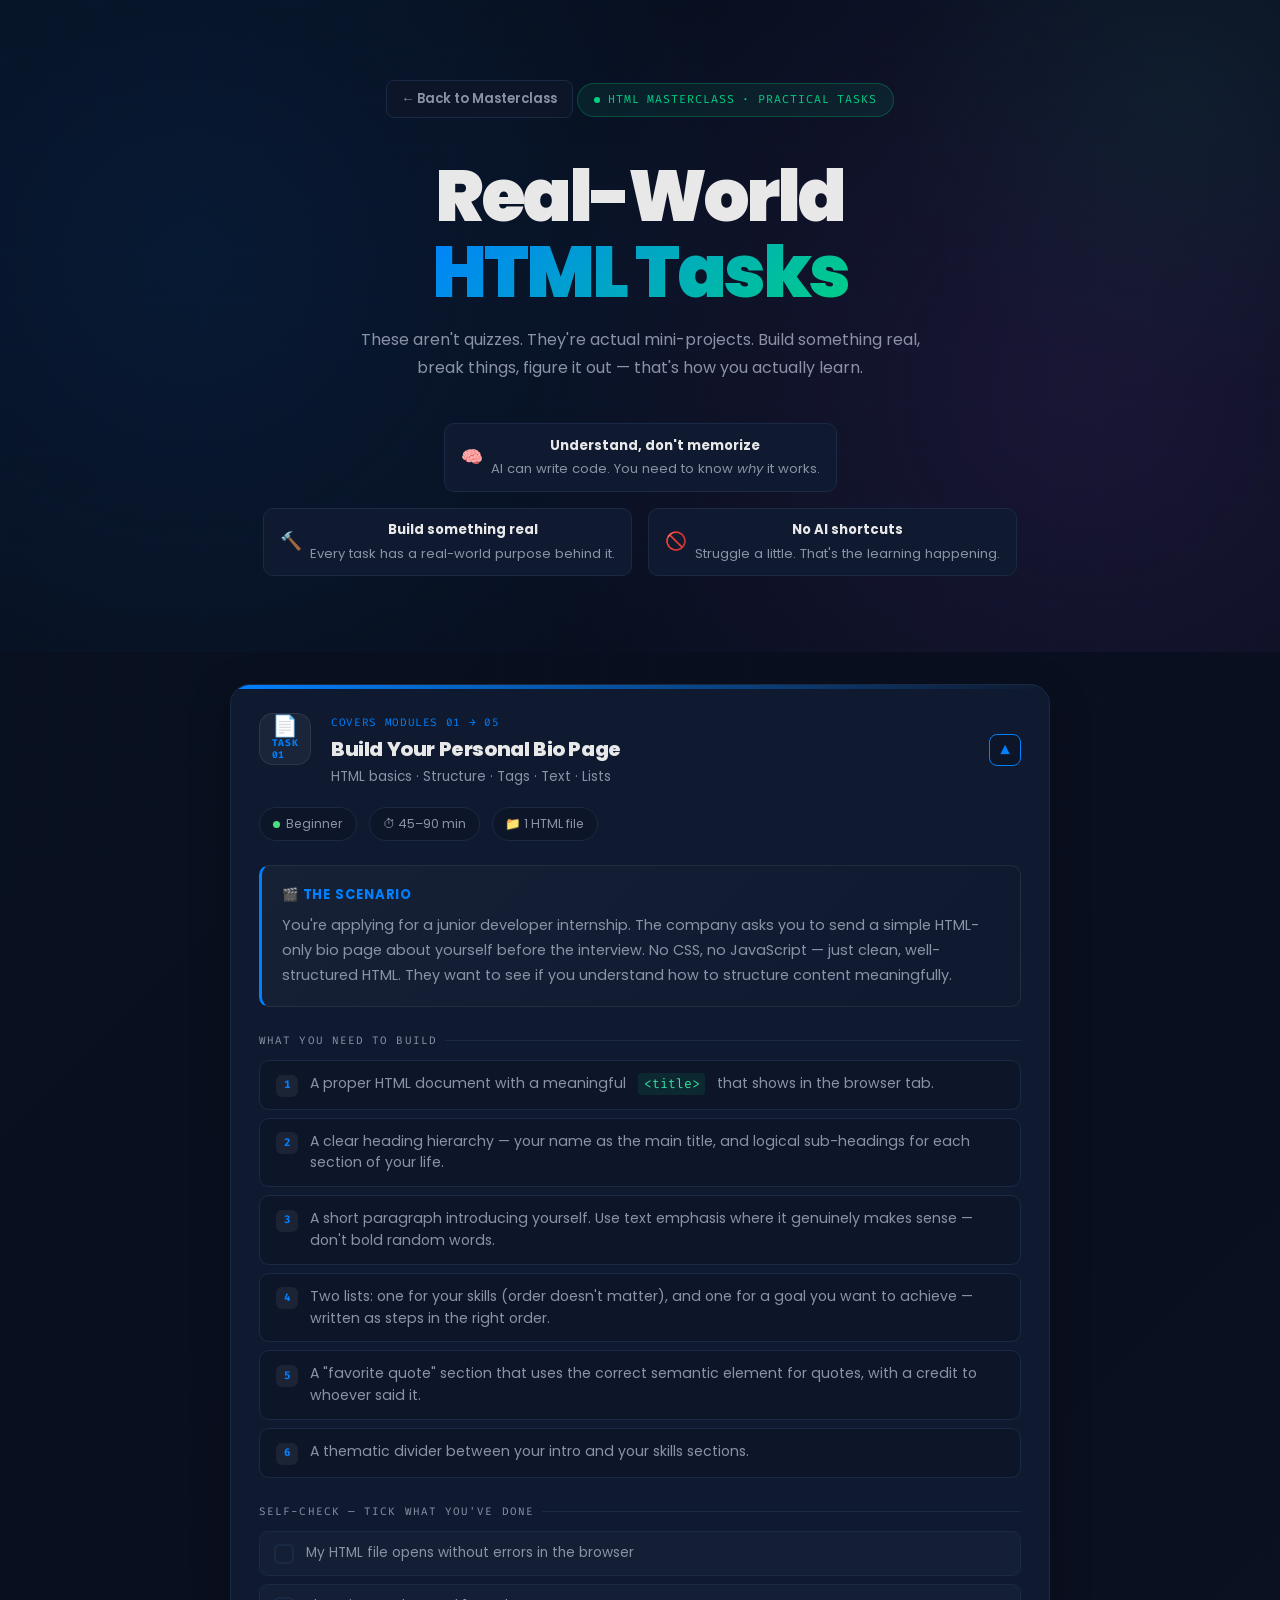
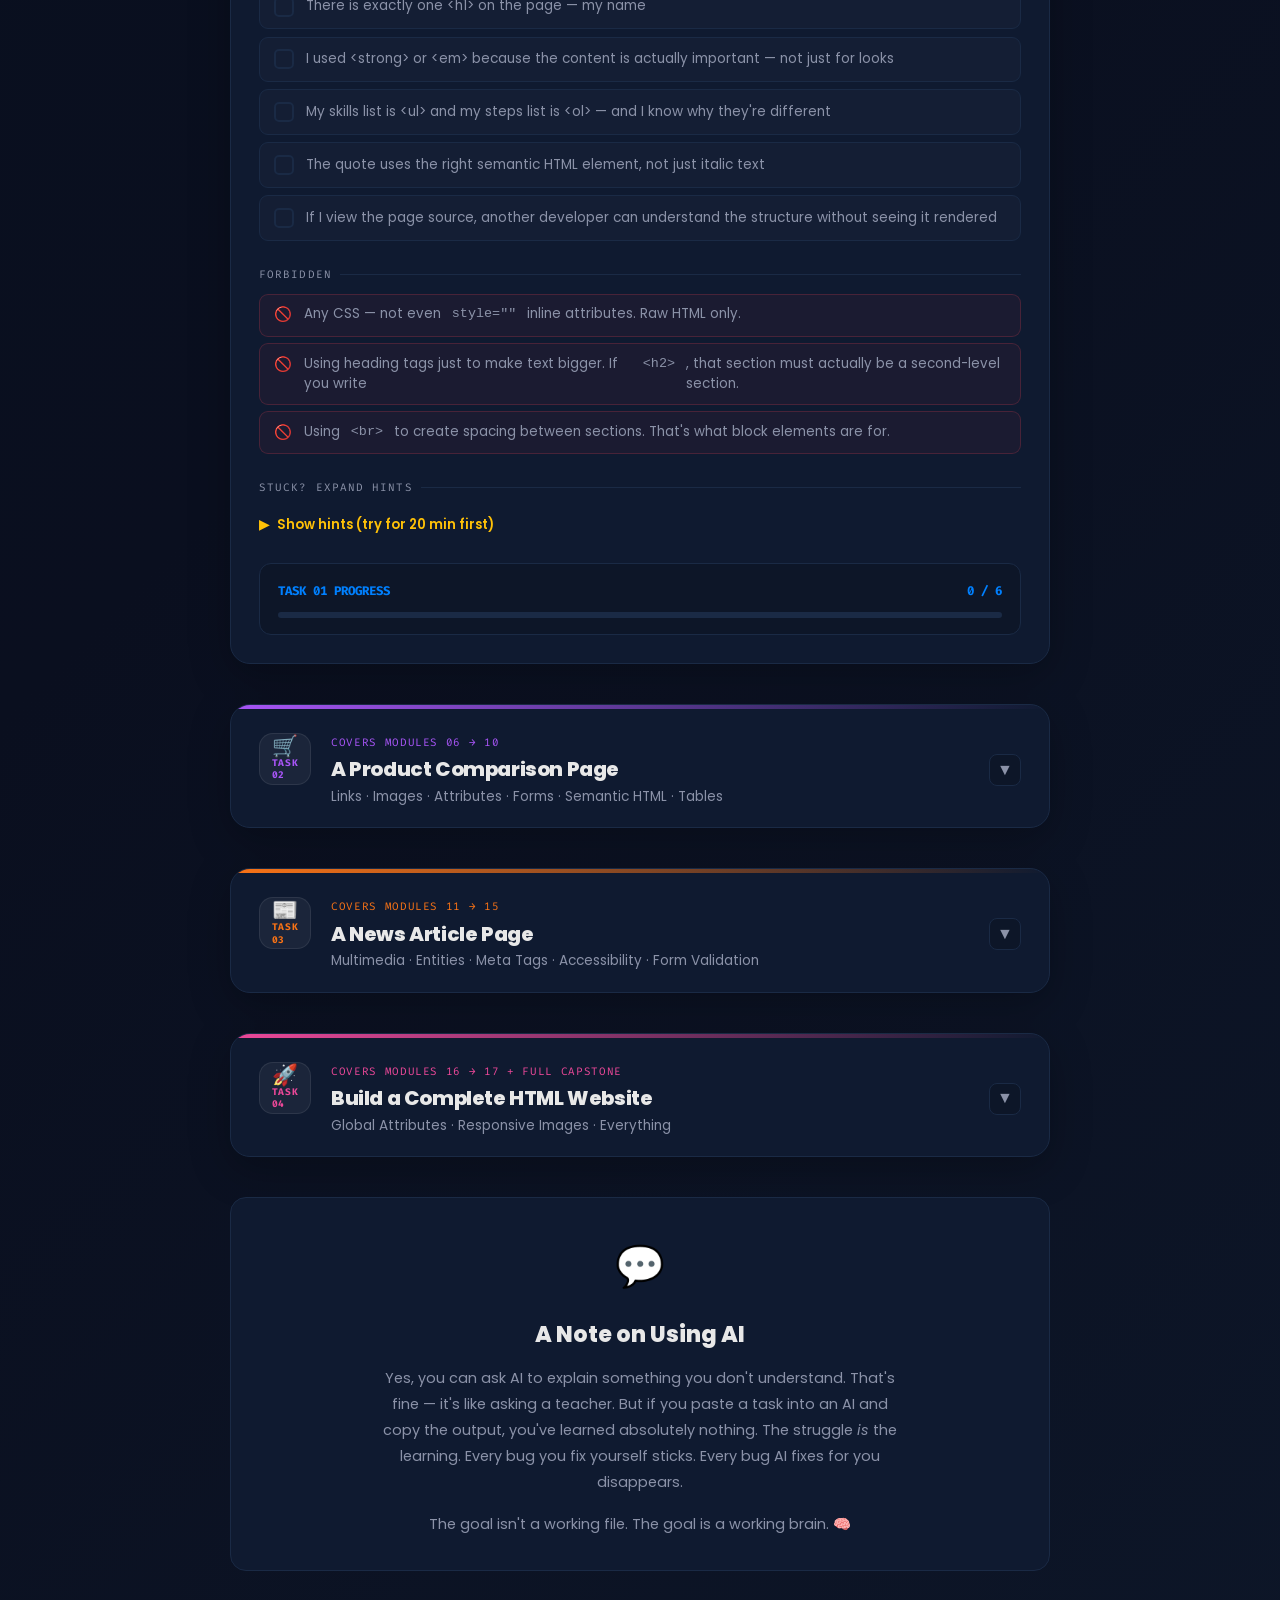
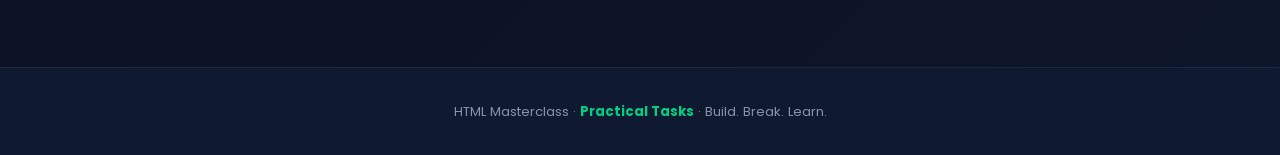
<file: tasks.html>
<!DOCTYPE html>
<html lang="en">
<head>
<meta charset="UTF-8"/>
<meta name="viewport" content="width=device-width, initial-scale=1.0"/>
<title>HTML Tasks — Real-World Challenges</title>
<link rel="preconnect" href="https://fonts.googleapis.com">
<link href="https://fonts.googleapis.com/css2?family=Poppins:wght@300;400;600;700;800;900&family=Fira+Code:wght@400;600&display=swap" rel="stylesheet">
<style>
:root {
  --primary:       #0066cc;
  --primary-light: #0080ff;
  --accent:        #00d084;
  --accent-light:  #33e0a0;
  --bg:            #08101f;
  --bg-card:       #0f1a30;
  --bg-alt:        #0d1628;
  --text:          #e8e8e8;
  --text-muted:    #8b92a8;
  --border:        #1a2a45;
  --danger:        #ff4757;
  --warning:       #ffc107;
  --success:       #00d084;

  /* Task colors */
  --t1: #0080ff;
  --t2: #a855f7;
  --t3: #f97316;
  --t4: #ec4899;

  --mono: 'Fira Code', monospace;
  --sans: 'Poppins', sans-serif;
}

*, *::before, *::after { box-sizing: border-box; margin: 0; padding: 0; }
html { scroll-behavior: smooth; }

body {
  font-family: var(--sans);
  background: linear-gradient(135deg, var(--bg) 0%, #0a0f1f 50%, var(--bg-alt) 100%);
  color: var(--text);
  line-height: 1.8;
  font-size: 16px;
  overflow-x: hidden;
  min-height: 100vh;
}

body::after {
  content: '';
  position: fixed; inset: 0;
  background-image:
    linear-gradient(rgba(0,102,204,0.025) 1px, transparent 1px),
    linear-gradient(90deg, rgba(0,102,204,0.025) 1px, transparent 1px);
  background-size: 50px 50px;
  pointer-events: none; z-index: 0;
}

/* ── PROGRESS BAR ── */
.progress-bar {
  position: fixed; top: 0; left: 0;
  height: 3px;
  background: linear-gradient(90deg, var(--primary-light), var(--accent));
  width: 0%; z-index: 9999;
  box-shadow: 0 0 20px rgba(0,208,132,.5);
  transition: width .2s ease;
}

/* ── HEADER ── */
header {
  position: relative; z-index: 1;
  text-align: center;
  padding: 80px 1.5rem 60px;
  background:
    radial-gradient(circle at 15% 40%, rgba(0,102,204,.12) 0%, transparent 50%),
    radial-gradient(circle at 85% 60%, rgba(168,85,247,.1) 0%, transparent 50%);
  overflow: hidden;
}
header::before {
  content: '';
  position: absolute;
  width: 600px; height: 600px;
  background: radial-gradient(circle, rgba(0,208,132,.06) 0%, transparent 70%);
  border-radius: 50%;
  top: -200px; right: -200px;
}

.back-link {
  display: inline-flex; align-items: center; gap: .5rem;
  color: var(--text-muted); text-decoration: none;
  font-size: .82rem; font-weight: 600;
  border: 1px solid var(--border);
  background: var(--bg-alt);
  padding: .4rem .9rem; border-radius: 8px;
  margin-bottom: 2.5rem;
  transition: all .2s;
  position: relative; z-index: 2;
}
.back-link:hover { color: var(--accent); border-color: var(--accent); }

.eyebrow {
  display: inline-flex; align-items: center; gap: .5rem;
  font-family: var(--mono); font-size: .72rem;
  color: var(--accent);
  background: rgba(0,208,132,.08);
  border: 1px solid rgba(0,208,132,.25);
  border-radius: 99px; padding: .35rem 1rem;
  margin-bottom: 1.5rem; letter-spacing: .08em;
  position: relative; z-index: 2;
}
.eyebrow::before {
  content: ''; width: 6px; height: 6px;
  background: var(--accent); border-radius: 50%;
  animation: pulse 2s infinite;
}
@keyframes pulse {
  0%,100% { box-shadow: 0 0 0 0 rgba(0,208,132,.4); }
  50%      { box-shadow: 0 0 0 6px rgba(0,208,132,0); }
}

header h1 {
  font-size: clamp(2.4rem, 6vw, 4.5rem);
  font-weight: 900; letter-spacing: -.04em;
  line-height: 1.05; margin-bottom: 1rem;
  position: relative; z-index: 2;
}
.grad { background: linear-gradient(135deg, var(--primary-light), var(--accent)); -webkit-background-clip: text; -webkit-text-fill-color: transparent; background-clip: text; }

header p {
  color: var(--text-muted); max-width: 600px;
  margin: 0 auto 2.5rem; font-size: 1rem;
  position: relative; z-index: 2;
}

/* Philosophy strip */
.philosophy {
  display: flex; flex-wrap: wrap; justify-content: center; gap: 1rem;
  max-width: 760px; margin: 0 auto 1rem;
  position: relative; z-index: 2;
}
.phil-chip {
  display: flex; align-items: center; gap: .5rem;
  background: var(--bg-card); border: 1px solid var(--border);
  border-radius: 10px; padding: .6rem 1rem; font-size: .82rem;
  color: var(--text-muted);
}
.phil-chip strong { color: var(--text); }
.phil-chip .icon { font-size: 1.1rem; }

/* ── MAIN ── */
main {
  position: relative; z-index: 1;
  max-width: 860px; margin: 0 auto;
  padding: 2rem 1.25rem 6rem;
}

/* ── TASK CARD ── */
.task-card {
  background: var(--bg-card);
  border: 1px solid var(--border);
  border-radius: 20px;
  margin-bottom: 2.5rem;
  overflow: hidden;
  box-shadow: 0 12px 40px rgba(0,0,0,.25);
  opacity: 0; transform: translateY(30px);
  transition: opacity .6s ease, transform .6s ease;
}
.task-card.visible { opacity: 1; transform: translateY(0); }

/* Colored top bar per task */
.task-card[data-task="1"] { --tc: var(--t1); }
.task-card[data-task="2"] { --tc: var(--t2); }
.task-card[data-task="3"] { --tc: var(--t3); }
.task-card[data-task="4"] { --tc: var(--t4); }

.task-card::before {
  content: '';
  display: block; height: 4px;
  background: linear-gradient(90deg, var(--tc), transparent);
}

/* Task header */
.task-header {
  padding: 1.5rem 1.75rem 1.25rem;
  display: flex; align-items: flex-start; gap: 1.25rem;
  cursor: pointer;
  user-select: none;
}
.task-badge {
  width: 52px; height: 52px; flex-shrink: 0;
  border-radius: 14px;
  background: rgba(255,255,255,.05);
  border: 1px solid rgba(255,255,255,.08);
  display: flex; flex-direction: column; align-items: center; justify-content: center;
  font-family: var(--mono); font-size: .6rem;
  color: var(--tc); letter-spacing: .06em;
  font-weight: 700; line-height: 1.3;
}
.task-badge span { font-size: 1.3rem; line-height: 1; }

.task-header-text { flex: 1; }
.task-modules {
  font-family: var(--mono); font-size: .68rem;
  color: var(--tc); letter-spacing: .06em;
  margin-bottom: .3rem;
}
.task-title {
  font-size: 1.25rem; font-weight: 800;
  letter-spacing: -.02em; line-height: 1.2;
  margin-bottom: .35rem;
}
.task-subtitle {
  font-size: .85rem; color: var(--text-muted); line-height: 1.5;
}

.task-toggle {
  width: 32px; height: 32px; flex-shrink: 0;
  border-radius: 8px; border: 1px solid var(--border);
  background: var(--bg-alt); color: var(--text-muted);
  display: flex; align-items: center; justify-content: center;
  font-size: 1rem; transition: all .3s; align-self: center;
}
.task-card.open .task-toggle { transform: rotate(180deg); color: var(--tc); border-color: var(--tc); }

/* Task body */
.task-body {
  display: none; padding: 0 1.75rem 1.75rem;
}
.task-card.open .task-body { display: block; }

/* Difficulty + time strip */
.task-meta {
  display: flex; flex-wrap: wrap; gap: .75rem;
  margin-bottom: 1.5rem;
}
.meta-chip {
  display: flex; align-items: center; gap: .4rem;
  font-size: .78rem; color: var(--text-muted);
  background: var(--bg-alt); border: 1px solid var(--border);
  border-radius: 99px; padding: .3rem .8rem;
}
.meta-chip .dot {
  width: 7px; height: 7px; border-radius: 50%;
}

/* Scenario box */
.scenario {
  background: linear-gradient(135deg, rgba(255,255,255,.03), transparent);
  border: 1px solid rgba(255,255,255,.07);
  border-left: 3px solid var(--tc);
  border-radius: 10px; padding: 1.1rem 1.25rem;
  margin-bottom: 1.5rem;
  font-size: .9rem; color: var(--text-muted);
  line-height: 1.75;
}
.scenario strong { color: var(--text); display: block; margin-bottom: .35rem; font-size: .82rem; text-transform: uppercase; letter-spacing: .06em; color: var(--tc); }

/* Section label */
.section-label {
  font-family: var(--mono); font-size: .68rem;
  letter-spacing: .1em; text-transform: uppercase;
  color: var(--text-muted); margin-bottom: .6rem;
  margin-top: 1.5rem;
  display: flex; align-items: center; gap: .5rem;
}
.section-label::after {
  content: ''; flex: 1; height: 1px;
  background: var(--border);
}

/* Requirements list */
.req-list { list-style: none; display: flex; flex-direction: column; gap: .5rem; margin-bottom: .5rem; }
.req-item {
  display: flex; align-items: flex-start; gap: .75rem;
  background: var(--bg-alt); border: 1px solid var(--border);
  border-radius: 10px; padding: .75rem 1rem;
  font-size: .88rem; color: var(--text-muted);
  line-height: 1.55;
}
.req-num {
  width: 22px; height: 22px; flex-shrink: 0;
  border-radius: 6px;
  background: rgba(255,255,255,.06);
  display: flex; align-items: center; justify-content: center;
  font-family: var(--mono); font-size: .68rem;
  font-weight: 700; color: var(--tc); margin-top: .1rem;
}
.req-item code {
  font-family: var(--mono); font-size: .82rem;
  background: rgba(0,208,132,.1); color: var(--accent-light);
  padding: .05rem .35rem; border-radius: 4px;
}

/* Checklist */
.checklist { display: flex; flex-direction: column; gap: .45rem; }
.check-item {
  display: flex; align-items: center; gap: .75rem;
  padding: .6rem .9rem;
  border-radius: 9px; border: 1px solid var(--border);
  background: rgba(255,255,255,.02);
  font-size: .85rem; cursor: pointer;
  transition: all .2s; user-select: none;
  color: var(--text-muted);
}
.check-item:hover { border-color: rgba(0,208,132,.3); }
.check-item.checked { background: rgba(0,208,132,.08); border-color: rgba(0,208,132,.3); color: var(--text); }
.check-item.checked .cb-box { background: var(--success); border-color: var(--success); }
.check-item.checked .cb-box::after { content: '✓'; }
.cb-box {
  width: 20px; height: 20px; flex-shrink: 0;
  border-radius: 5px; border: 2px solid var(--border);
  display: flex; align-items: center; justify-content: center;
  font-size: .75rem; color: #fff; font-weight: 700;
  transition: all .2s;
}

/* Forbidden list */
.forbidden-list { display: flex; flex-direction: column; gap: .4rem; }
.forbidden-item {
  display: flex; align-items: flex-start; gap: .7rem;
  padding: .6rem .9rem;
  border-radius: 9px;
  background: rgba(255,71,87,.05);
  border: 1px solid rgba(255,71,87,.2);
  font-size: .84rem; color: var(--text-muted); line-height: 1.5;
}
.forbidden-item::before { content: '🚫'; flex-shrink: 0; font-size: .9rem; }

/* Hints accordion */
.hints-wrap { margin-top: .25rem; }
.hints-toggle {
  display: flex; align-items: center; gap: .5rem;
  font-size: .82rem; color: var(--warning);
  cursor: pointer; border: none; background: none;
  padding: .5rem 0; font-family: var(--sans); font-weight: 600;
}
.hints-toggle .arrow { transition: transform .3s; }
.hints-wrap.open .hints-toggle .arrow { transform: rotate(90deg); }
.hints-body { display: none; margin-top: .5rem; }
.hints-wrap.open .hints-body { display: block; }
.hint-item {
  display: flex; align-items: flex-start; gap: .7rem;
  padding: .6rem .9rem; border-radius: 9px;
  background: rgba(255,193,7,.06);
  border: 1px solid rgba(255,193,7,.2);
  font-size: .84rem; color: var(--text-muted);
  margin-bottom: .4rem; line-height: 1.5;
}
.hint-item::before { content: '💡'; flex-shrink: 0; font-size: .85rem; }
.hint-item code {
  font-family: var(--mono); font-size: .8rem;
  background: rgba(255,193,7,.1); color: var(--warning);
  padding: .05rem .35rem; border-radius: 4px;
}

/* Progress tracker per task */
.task-progress {
  margin-top: 1.25rem;
  padding: 1rem 1.1rem;
  background: var(--bg-alt); border: 1px solid var(--border);
  border-radius: 12px;
}
.tp-label {
  display: flex; align-items: center; justify-content: space-between;
  font-size: .78rem; color: var(--text-muted);
  margin-bottom: .6rem; font-family: var(--mono);
}
.tp-label span { color: var(--tc); font-weight: 700; }
.tp-bar {
  height: 6px; background: var(--border); border-radius: 99px; overflow: hidden;
}
.tp-fill {
  height: 100%; border-radius: 99px;
  background: linear-gradient(90deg, var(--tc), var(--accent));
  transition: width .4s ease;
}

/* ── FINAL NOTE ── */
.final-note {
  background: var(--bg-card); border: 1px solid var(--border);
  border-radius: 16px; padding: 2rem;
  text-align: center; margin-top: 1rem;
  opacity: 0; transform: translateY(20px);
  transition: opacity .6s .2s ease, transform .6s .2s ease;
}
.final-note.visible { opacity: 1; transform: translateY(0); }
.final-note h2 { font-size: 1.4rem; font-weight: 800; margin-bottom: .75rem; }
.final-note p  { color: var(--text-muted); font-size: .9rem; max-width: 520px; margin: 0 auto; }

/* ── FOOTER ── */
footer {
  position: relative; z-index: 1;
  text-align: center; padding: 2rem;
  color: var(--text-muted); font-size: .82rem;
  border-top: 1px solid var(--border);
  background: var(--bg-card);
}
footer strong { color: var(--accent); }

/* ── MOBILE ── */
@media (max-width: 640px) {
  header { padding: 60px 1.25rem 40px; }
  header h1 { font-size: 2rem; }
  .philosophy { gap: .6rem; }
  .phil-chip { font-size: .76rem; padding: .5rem .8rem; }
  .task-header { padding: 1.1rem; gap: 1rem; }
  .task-badge { width: 44px; height: 44px; }
  .task-body  { padding: 0 1.1rem 1.25rem; }
  .task-title { font-size: 1.1rem; }
  .req-item   { font-size: .84rem; }
}
</style>
</head>
<body>

<div class="progress-bar" id="progressBar"></div>

<!-- ════════ HEADER ════════ -->
<header>
  <a href="#" class="back-link" onclick="history.back();return false;">← Back to Masterclass</a>
  <div class="eyebrow">HTML MASTERCLASS · PRACTICAL TASKS</div>
  <h1>Real-World<br><span class="grad">HTML Tasks</span></h1>
  <p>These aren't quizzes. They're actual mini-projects. Build something real, break things, figure it out — that's how you actually learn.</p>

  <div class="philosophy">
    <div class="phil-chip"><span class="icon">🧠</span><div><strong>Understand, don't memorize</strong><br>AI can write code. You need to know <em>why</em> it works.</div></div>
    <div class="phil-chip"><span class="icon">🔨</span><div><strong>Build something real</strong><br>Every task has a real-world purpose behind it.</div></div>
    <div class="phil-chip"><span class="icon">🚫</span><div><strong>No AI shortcuts</strong><br>Struggle a little. That's the learning happening.</div></div>
  </div>
</header>

<!-- ════════ MAIN ════════ -->
<main>

<!-- ════════════════════════════════
  TASK 1 — Modules 01–05
════════════════════════════════ -->
<article class="task-card" data-task="1" id="task1">
  <div class="task-header" onclick="toggleTask('task1')">
    <div class="task-badge"><span>📄</span>TASK<br>01</div>
    <div class="task-header-text">
      <div class="task-modules">COVERS MODULES 01 → 05</div>
      <div class="task-title">Build Your Personal Bio Page</div>
      <div class="task-subtitle">HTML basics · Structure · Tags · Text · Lists</div>
    </div>
    <div class="task-toggle">▼</div>
  </div>

  <div class="task-body">
    <div class="task-meta">
      <div class="meta-chip"><div class="dot" style="background:#4ade80"></div> Beginner</div>
      <div class="meta-chip">⏱ 45–90 min</div>
      <div class="meta-chip">📁 1 HTML file</div>
    </div>

    <div class="scenario">
      <strong>🎬 The Scenario</strong>
      You're applying for a junior developer internship. The company asks you to send a simple HTML-only bio page about yourself before the interview. No CSS, no JavaScript — just clean, well-structured HTML. They want to see if you understand how to structure content meaningfully.
    </div>

    <div class="section-label">What you need to build</div>
    <ul class="req-list">
      <li class="req-item"><div class="req-num">1</div>A proper HTML document with a meaningful <code>&lt;title&gt;</code> that shows in the browser tab.</li>
      <li class="req-item"><div class="req-num">2</div>A clear heading hierarchy — your name as the main title, and logical sub-headings for each section of your life.</li>
      <li class="req-item"><div class="req-num">3</div>A short paragraph introducing yourself. Use text emphasis where it genuinely makes sense — don't bold random words.</li>
      <li class="req-item"><div class="req-num">4</div>Two lists: one for your skills (order doesn't matter), and one for a goal you want to achieve — written as steps in the right order.</li>
      <li class="req-item"><div class="req-num">5</div>A "favorite quote" section that uses the correct semantic element for quotes, with a credit to whoever said it.</li>
      <li class="req-item"><div class="req-num">6</div>A thematic divider between your intro and your skills sections.</li>
    </ul>

    <div class="section-label">Self-check — tick what you've done</div>
    <div class="checklist" id="cl-task1">
      <div class="check-item" onclick="toggleCheck(this,'task1')"><div class="cb-box"></div>My HTML file opens without errors in the browser</div>
      <div class="check-item" onclick="toggleCheck(this,'task1')"><div class="cb-box"></div>There is exactly one &lt;h1&gt; on the page — my name</div>
      <div class="check-item" onclick="toggleCheck(this,'task1')"><div class="cb-box"></div>I used &lt;strong&gt; or &lt;em&gt; because the content is actually important — not just for looks</div>
      <div class="check-item" onclick="toggleCheck(this,'task1')"><div class="cb-box"></div>My skills list is &lt;ul&gt; and my steps list is &lt;ol&gt; — and I know why they're different</div>
      <div class="check-item" onclick="toggleCheck(this,'task1')"><div class="cb-box"></div>The quote uses the right semantic HTML element, not just italic text</div>
      <div class="check-item" onclick="toggleCheck(this,'task1')"><div class="cb-box"></div>If I view the page source, another developer can understand the structure without seeing it rendered</div>
    </div>

    <div class="section-label">Forbidden</div>
    <div class="forbidden-list">
      <div class="forbidden-item">Any CSS — not even <code>style=""</code> inline attributes. Raw HTML only.</div>
      <div class="forbidden-item">Using heading tags just to make text bigger. If you write <code>&lt;h2&gt;</code>, that section must actually be a second-level section.</div>
      <div class="forbidden-item">Using <code>&lt;br&gt;</code> to create spacing between sections. That's what block elements are for.</div>
    </div>

    <div class="section-label">Stuck? Expand hints</div>
    <div class="hints-wrap" id="hints-task1">
      <button class="hints-toggle" onclick="toggleHints('hints-task1')"><span class="arrow">▶</span> Show hints (try for 20 min first)</button>
      <div class="hints-body">
        <div class="hint-item">Think about which HTML element was literally designed for quotations. It's not <code>&lt;p&gt;</code> and it's not <code>&lt;em&gt;</code>.</div>
        <div class="hint-item">The difference between <code>&lt;ul&gt;</code> and <code>&lt;ol&gt;</code> is about meaning, not appearance. Ask yourself: does the order of these items matter in real life?</div>
        <div class="hint-item">A good heading hierarchy looks like a table of contents. Read your headings out loud in order — do they make sense as an outline?</div>
        <div class="hint-item">The <code>&lt;title&gt;</code> tag goes inside <code>&lt;head&gt;</code> — it's what shows in the browser tab and in Google search results.</div>
      </div>
    </div>

    <div class="task-progress">
      <div class="tp-label"><span>TASK 01 PROGRESS</span><span id="prog-task1">0 / 6</span></div>
      <div class="tp-bar"><div class="tp-fill" id="fill-task1" style="width:0%"></div></div>
    </div>
  </div>
</article>

<!-- ════════════════════════════════
  TASK 2 — Modules 06–10
════════════════════════════════ -->
<article class="task-card" data-task="2" id="task2">
  <div class="task-header" onclick="toggleTask('task2')">
    <div class="task-badge"><span>🛒</span>TASK<br>02</div>
    <div class="task-header-text">
      <div class="task-modules">COVERS MODULES 06 → 10</div>
      <div class="task-title">A Product Comparison Page</div>
      <div class="task-subtitle">Links · Images · Attributes · Forms · Semantic HTML · Tables</div>
    </div>
    <div class="task-toggle">▼</div>
  </div>

  <div class="task-body">
    <div class="task-meta">
      <div class="meta-chip"><div class="dot" style="background:var(--warning)"></div> Intermediate</div>
      <div class="meta-chip">⏱ 60–120 min</div>
      <div class="meta-chip">📁 1 HTML file</div>
    </div>

    <div class="scenario">
      <strong>🎬 The Scenario</strong>
      A friend is starting a small online store selling 3 types of headphones. They asked you to build a simple comparison page that shows the products side by side, lets visitors contact them, and links to product pages. They have no budget yet — just a plain HTML page for now.
    </div>

    <div class="section-label">What you need to build</div>
    <ul class="req-list">
      <li class="req-item"><div class="req-num">1</div>Use proper semantic HTML for the page layout: the site logo/name in a <code>&lt;header&gt;</code>, navigation links in a <code>&lt;nav&gt;</code>, the product area inside <code>&lt;main&gt;</code>, and copyright info in a <code>&lt;footer&gt;</code>.</li>
      <li class="req-item"><div class="req-num">2</div>A comparison table with at least 3 products and 4 attributes (e.g., price, battery life, color, rating). Make sure the table header row is semantically different from the data rows.</li>
      <li class="req-item"><div class="req-num">3</div>Each product name in the table should link to an external page (any URL). One of them should open in a new tab, the others should not. Be intentional about which one and why.</li>
      <li class="req-item"><div class="req-num">4</div>At least one product image with a meaningful alt text. If the image can't load, the alt text should still tell the user what they're missing.</li>
      <li class="req-item"><div class="req-num">5</div>A contact form at the bottom with: name, email, a dropdown to select which product they're asking about, a message textarea, and a submit button. All fields should be properly labeled.</li>
      <li class="req-item"><div class="req-num">6</div>Use the <code>id</code> attribute on the contact form section, and put a "Contact Us" link in the <code>&lt;nav&gt;</code> that jumps to it when clicked.</li>
    </ul>

    <div class="section-label">Self-check — tick what you've done</div>
    <div class="checklist" id="cl-task2">
      <div class="check-item" onclick="toggleCheck(this,'task2')"><div class="cb-box"></div>I can explain why each semantic element I used (header, nav, main, footer) is the right choice for that content</div>
      <div class="check-item" onclick="toggleCheck(this,'task2')"><div class="cb-box"></div>My table has &lt;thead&gt; and &lt;tbody&gt; — and I know the difference between &lt;th&gt; and &lt;td&gt;</div>
      <div class="check-item" onclick="toggleCheck(this,'task2')"><div class="cb-box"></div>Every &lt;label&gt; in my form is linked to its input with matching for="" and id=""</div>
      <div class="check-item" onclick="toggleCheck(this,'task2')"><div class="cb-box"></div>My image alt text describes the image content — not just "image" or "photo"</div>
      <div class="check-item" onclick="toggleCheck(this,'task2')"><div class="cb-box"></div>The nav "Contact Us" link actually jumps to the form when clicked</div>
      <div class="check-item" onclick="toggleCheck(this,'task2')"><div class="cb-box"></div>I made a deliberate choice about which link opens in a new tab — and I can explain why</div>
    </div>

    <div class="section-label">Forbidden</div>
    <div class="forbidden-list">
      <div class="forbidden-item">Using <code>&lt;div&gt;</code> where a semantic element exists. If there's a semantic element that fits, use it.</div>
      <div class="forbidden-item">Making every link <code>target="_blank"</code>. Only external links that would take the user away from the current context warrant a new tab.</div>
      <div class="forbidden-item">Writing <code>alt="image"</code> or <code>alt="product photo"</code>. The alt text should work as a replacement for the image if it doesn't load.</div>
    </div>

    <div class="section-label">Stuck? Expand hints</div>
    <div class="hints-wrap" id="hints-task2">
      <button class="hints-toggle" onclick="toggleHints('hints-task2')"><span class="arrow">▶</span> Show hints (try for 20 min first)</button>
      <div class="hints-body">
        <div class="hint-item">An anchor link to a section on the same page looks like <code>href="#section-id"</code>, and the target element needs that <code>id</code> on it.</div>
        <div class="hint-item">The <code>&lt;select&gt;</code> element creates a dropdown. Each option inside it needs a <code>value</code> attribute and visible text between the tags.</div>
        <div class="hint-item">Think about when you use <code>target="_blank"</code> in real life. If you're linking to the store's own pages — you don't want to open a new tab. If you're linking to an external review site, a new tab makes sense.</div>
        <div class="hint-item">A table header cell <code>&lt;th&gt;</code> is for labels (Product Name, Price, etc). A data cell <code>&lt;td&gt;</code> is for the actual data. Screen readers use this distinction to announce column names to blind users.</div>
      </div>
    </div>

    <div class="task-progress">
      <div class="tp-label"><span>TASK 02 PROGRESS</span><span id="prog-task2">0 / 6</span></div>
      <div class="tp-bar"><div class="tp-fill" id="fill-task2" style="width:0%"></div></div>
    </div>
  </div>
</article>

<!-- ════════════════════════════════
  TASK 3 — Modules 11–15
════════════════════════════════ -->
<article class="task-card" data-task="3" id="task3">
  <div class="task-header" onclick="toggleTask('task3')">
    <div class="task-badge"><span>📰</span>TASK<br>03</div>
    <div class="task-header-text">
      <div class="task-modules">COVERS MODULES 11 → 15</div>
      <div class="task-title">A News Article Page</div>
      <div class="task-subtitle">Multimedia · Entities · Meta Tags · Accessibility · Form Validation</div>
    </div>
    <div class="task-toggle">▼</div>
  </div>

  <div class="task-body">
    <div class="task-meta">
      <div class="meta-chip"><div class="dot" style="background:var(--t3)"></div> Intermediate+</div>
      <div class="meta-chip">⏱ 75–120 min</div>
      <div class="meta-chip">📁 1 HTML file</div>
    </div>

    <div class="scenario">
      <strong>🎬 The Scenario</strong>
      You're building an article page for a small tech news website. The article is about a fictional AI tool — you'll write the content yourself (keep it short, 2–3 paragraphs). The editor wants the page to look good when shared on WhatsApp and LinkedIn, load fast, and be accessible to readers who use screen readers.
    </div>

    <div class="section-label">What you need to build</div>
    <ul class="req-list">
      <li class="req-item"><div class="req-num">1</div>A complete <code>&lt;head&gt;</code> section with: page title, UTF-8 charset, viewport meta tag, a description meta tag (max 160 characters), and at least 3 Open Graph tags so the article looks good when shared on social media.</li>
      <li class="req-item"><div class="req-num">2</div>The article content wrapped in the right semantic element — because it's self-contained content that could exist independently from this website. Include a publication date using the element designed for dates/times.</li>
      <li class="req-item"><div class="req-num">3</div>An embedded YouTube video related to your topic (use any video). Make sure it has a <code>title</code> attribute describing the video for screen readers, and loads lazily.</li>
      <li class="req-item"><div class="req-num">4</div>At least 2 HTML entities used correctly in the article text — for example, the copyright symbol, an em dash, a trademark symbol, or any special character that belongs in the content.</li>
      <li class="req-item"><div class="req-num">5</div>A "newsletter signup" form at the end of the article. It needs: an email field that validates format, a name field that's required and has a minimum of 2 characters, and a submit button. All fields must be properly labeled.</li>
      <li class="req-item"><div class="req-num">6</div>At least one image with proper accessibility: meaningful alt text, and the <code>loading="lazy"</code> attribute since it's below the fold.</li>
    </ul>

    <div class="section-label">Self-check — tick what you've done</div>
    <div class="checklist" id="cl-task3">
      <div class="check-item" onclick="toggleCheck(this,'task3')"><div class="cb-box"></div>If I share this page's URL on WhatsApp, it would show a proper preview (title, description, image) — not just a raw URL</div>
      <div class="check-item" onclick="toggleCheck(this,'task3')"><div class="cb-box"></div>I used the right semantic element for the article and the publication date — and I know why</div>
      <div class="check-item" onclick="toggleCheck(this,'task3')"><div class="cb-box"></div>The iframe has a title attribute that would make sense to a blind user who can't see the video</div>
      <div class="check-item" onclick="toggleCheck(this,'task3')"><div class="cb-box"></div>My entities are used because the character genuinely belongs there — not just pasted in randomly</div>
      <div class="check-item" onclick="toggleCheck(this,'task3')"><div class="cb-box"></div>If I try to submit the form with an invalid email or empty name, the browser shows a validation error without JavaScript</div>
      <div class="check-item" onclick="toggleCheck(this,'task3')"><div class="cb-box"></div>My image would still be understandable to someone who can't see it, based on the alt text alone</div>
    </div>

    <div class="section-label">Forbidden</div>
    <div class="forbidden-list">
      <div class="forbidden-item">Skipping the Open Graph tags and hoping it "looks fine" when shared. Check it properly.</div>
      <div class="forbidden-item">Using <code>&lt;b&gt;</code> or <code>&lt;i&gt;</code> — these are presentational. Use <code>&lt;strong&gt;</code> and <code>&lt;em&gt;</code> for meaning, or CSS for pure styling.</div>
      <div class="forbidden-item">Writing <code>alt="image of article"</code> or leaving alt empty on a content image. If the image is content, describe it.</div>
      <div class="forbidden-item">Adding JavaScript to handle form validation. All validation in this task must be HTML attributes only.</div>
    </div>

    <div class="section-label">Stuck? Expand hints</div>
    <div class="hints-wrap" id="hints-task3">
      <button class="hints-toggle" onclick="toggleHints('hints-task3')"><span class="arrow">▶</span> Show hints (try for 20 min first)</button>
      <div class="hints-body">
        <div class="hint-item">Open Graph tags use <code>property=""</code> not <code>name=""</code>. The ones you need: <code>og:title</code>, <code>og:description</code>, <code>og:image</code>.</div>
        <div class="hint-item">The element designed for dates and times is <code>&lt;time&gt;</code>. It has a <code>datetime</code> attribute for the machine-readable format: <code>datetime="2025-01-15"</code>.</div>
        <div class="hint-item">To embed a YouTube video, change the URL from <code>youtube.com/watch?v=ID</code> to <code>youtube.com/embed/ID</code> and put it in an <code>&lt;iframe&gt;</code>.</div>
        <div class="hint-item">The em dash entity is <code>&amp;mdash;</code>. The copyright is <code>&amp;copy;</code>. Use them where they genuinely belong in the prose.</div>
        <div class="hint-item">HTML form validation for minimum length is <code>minlength="2"</code>. For email format validation, just using <code>type="email"</code> is enough.</div>
      </div>
    </div>

    <div class="task-progress">
      <div class="tp-label"><span>TASK 03 PROGRESS</span><span id="prog-task3">0 / 6</span></div>
      <div class="tp-bar"><div class="tp-fill" id="fill-task3" style="width:0%"></div></div>
    </div>
  </div>
</article>

<!-- ════════════════════════════════
  TASK 4 — Modules 16–17 + Final
════════════════════════════════ -->
<article class="task-card" data-task="4" id="task4">
  <div class="task-header" onclick="toggleTask('task4')">
    <div class="task-badge"><span>🚀</span>TASK<br>04</div>
    <div class="task-header-text">
      <div class="task-modules">COVERS MODULES 16 → 17 + FULL CAPSTONE</div>
      <div class="task-title">Build a Complete HTML Website</div>
      <div class="task-subtitle">Global Attributes · Responsive Images · Everything</div>
    </div>
    <div class="task-toggle">▼</div>
  </div>

  <div class="task-body">
    <div class="task-meta">
      <div class="meta-chip"><div class="dot" style="background:var(--t4)"></div> Advanced</div>
      <div class="meta-chip">⏱ 2–4 hours</div>
      <div class="meta-chip">📁 1 HTML file</div>
      <div class="meta-chip">🏆 Capstone</div>
    </div>

    <div class="scenario">
      <strong>🎬 The Scenario</strong>
      A friend who's a freelance photographer wants a simple online portfolio. They've never had a website. You're going to build the full HTML structure for their site — no CSS yet, just clean, complete, production-ready HTML that any developer could later add styles to. This is the real thing. Take your time.
    </div>

    <div class="section-label">What you need to build</div>
    <ul class="req-list">
      <li class="req-item"><div class="req-num">1</div><strong style="color:var(--text)">Complete head section:</strong> charset, viewport, page title, description, author, Open Graph tags (title, description, image, type), Twitter card, and a canonical link. Every tag must have real, meaningful content — not placeholder text.</li>
      <li class="req-item"><div class="req-num">2</div><strong style="color:var(--text)">Semantic structure:</strong> A <code>&lt;header&gt;</code> with a site name and nav. A <code>&lt;main&gt;</code> containing at least 3 <code>&lt;section&gt;</code>s: About, Portfolio, and Contact. A <code>&lt;footer&gt;</code> with copyright (using the right entity) and social links.</li>
      <li class="req-item"><div class="req-num">3</div><strong style="color:var(--text)">Portfolio gallery:</strong> At least 4 photos using responsive images — the <code>&lt;picture&gt;</code> element with at least a WebP source and a JPEG fallback. Every image must have <code>loading="lazy"</code>, <code>decoding="async"</code>, and a genuinely descriptive alt text.</li>
      <li class="req-item"><div class="req-num">4</div><strong style="color:var(--text)">Global attributes:</strong> Use <code>data-*</code> attributes on the portfolio images to store the photo category and year. Add <code>lang</code> to any non-English text on the page. Use <code>contenteditable</code> on the "tagline" so the visitor can type their own version right on the page.</li>
      <li class="req-item"><div class="req-num">5</div><strong style="color:var(--text)">Fully accessible contact form:</strong> Name (required, minlength 2), email (required, email type), project type dropdown, budget range with a <code>&lt;datalist&gt;</code> for suggestions, message (required), and a checkbox for newsletter consent. Every field must have a linked label. Group the personal info fields in a <code>&lt;fieldset&gt;</code>.</li>
      <li class="req-item"><div class="req-num">6</div><strong style="color:var(--text)">Accessibility pass:</strong> Icon-only buttons must have <code>aria-label</code>. Decorative elements (if any) must have <code>aria-hidden="true"</code>. The page must have a logical heading hierarchy. The <code>&lt;html&gt;</code> tag must have the correct <code>lang</code> attribute.</li>
    </ul>

    <div class="section-label">Self-check — tick what you've done</div>
    <div class="checklist" id="cl-task4">
      <div class="check-item" onclick="toggleCheck(this,'task4')"><div class="cb-box"></div>I opened the page and read all headings out loud — they make a logical outline of the site</div>
      <div class="check-item" onclick="toggleCheck(this,'task4')"><div class="cb-box"></div>I disabled images in my browser — the alt texts alone still tell the full story of the portfolio</div>
      <div class="check-item" onclick="toggleCheck(this,'task4')"><div class="cb-box"></div>I tried navigating the form using only the keyboard (Tab key) — every field is reachable in logical order</div>
      <div class="check-item" onclick="toggleCheck(this,'task4')"><div class="cb-box"></div>I tried sharing the page URL in a WhatsApp message — a proper card appeared with title, description, and image</div>
      <div class="check-item" onclick="toggleCheck(this,'task4')"><div class="cb-box"></div>I can open browser DevTools, click any portfolio image, and see its data-category and data-year in the attributes panel</div>
      <div class="check-item" onclick="toggleCheck(this,'task4')"><div class="cb-box"></div>I tried submitting the form empty and with a bad email — the browser caught both errors without any JavaScript</div>
      <div class="check-item" onclick="toggleCheck(this,'task4')"><div class="cb-box"></div>I validated the HTML at validator.w3.org — zero errors (warnings are okay)</div>
      <div class="check-item" onclick="toggleCheck(this,'task4')"><div class="cb-box"></div>I looked at the page source and I'm genuinely proud of how clean and readable the structure is</div>
    </div>

    <div class="section-label">Forbidden</div>
    <div class="forbidden-list">
      <div class="forbidden-item">Using <code>alt=""</code> on any portfolio photo. Every photo in a photography portfolio is content — it must be described.</div>
      <div class="forbidden-item">Using <code>&lt;div&gt;</code> where a semantic element clearly fits. After 17 modules, you know better.</div>
      <div class="forbidden-item">Faking the Open Graph tags with placeholder text. Write real content as if this were a real photographer's website.</div>
      <div class="forbidden-item">Using JavaScript for any validation or interaction in this task. Everything must be native HTML.</div>
      <div class="forbidden-item">Copy-pasting from the masterclass examples. You can reference them, but write every line yourself.</div>
    </div>

    <div class="section-label">Bonus challenges (optional)</div>
    <ul class="req-list">
      <li class="req-item"><div class="req-num">+</div>Add a <code>&lt;details&gt;</code> and <code>&lt;summary&gt;</code> element for an FAQ section — research these yourself, they weren't in the course.</li>
      <li class="req-item"><div class="req-num">+</div>Validate your page with the W3C HTML validator. Fix every error you find and understand why each one was flagged.</li>
      <li class="req-item"><div class="req-num">+</div>Run the page through a free accessibility checker (like WAVE or axe DevTools) and fix every critical issue it finds.</li>
    </ul>

    <div class="section-label">Stuck? Expand hints</div>
    <div class="hints-wrap" id="hints-task4">
      <button class="hints-toggle" onclick="toggleHints('hints-task4')"><span class="arrow">▶</span> Show hints (try for 30 min first)</button>
      <div class="hints-body">
        <div class="hint-item">For <code>data-*</code> attributes: <code>data-category="landscape"</code> and <code>data-year="2024"</code> — then in JS (later) you access it via <code>element.dataset.category</code>.</div>
        <div class="hint-item">The <code>&lt;datalist&gt;</code> element gives suggestions to an <code>&lt;input&gt;</code>. Give both the same <code>id</code>/<code>list</code> pair: <code>&lt;input list="budgets"&gt;</code> then <code>&lt;datalist id="budgets"&gt;</code>.</div>
        <div class="hint-item">For <code>&lt;picture&gt;</code> with free images: use picsum.photos as your source. WebP and JPEG can point to the same URL — the important thing is that you're using the correct HTML structure.</div>
        <div class="hint-item">To check Open Graph tags without publishing, paste your HTML into opengraph.xyz or use a browser extension like "Open Graph Preview".</div>
        <div class="hint-item">The copyright entity is <code>&amp;copy;</code> — use it in your footer like: <code>&amp;copy; 2025 Photographer Name</code>.</div>
      </div>
    </div>

    <div class="task-progress">
      <div class="tp-label"><span>TASK 04 PROGRESS</span><span id="prog-task4">0 / 8</span></div>
      <div class="tp-bar"><div class="tp-fill" id="fill-task4" style="width:0%"></div></div>
    </div>
  </div>
</article>

<!-- Final note -->
<div class="final-note" id="finalNote">
  <div style="font-size:2.5rem;margin-bottom:.75rem;">💬</div>
  <h2>A Note on Using AI</h2>
  <p style="margin-bottom:1rem;">
    Yes, you can ask AI to explain something you don't understand. That's fine — it's like asking a teacher. But if you paste a task into an AI and copy the output, you've learned absolutely nothing. The struggle <em>is</em> the learning. Every bug you fix yourself sticks. Every bug AI fixes for you disappears.
  </p>
  <p>The goal isn't a working file. The goal is a working brain. 🧠</p>
</div>

</main>

<footer>
  <p>HTML Masterclass · <strong>Practical Tasks</strong> · Build. Break. Learn.</p>
</footer>

<script>
/* ── SCROLL REVEAL ── */
const reveals = document.querySelectorAll('.task-card, .final-note');
const progressBar = document.getElementById('progressBar');

const obs = new IntersectionObserver(entries => {
  entries.forEach(e => { if (e.isIntersecting) e.target.classList.add('visible'); });
}, { threshold: 0.06 });
reveals.forEach(el => obs.observe(el));

window.addEventListener('scroll', () => {
  const pct = (window.scrollY / (document.body.scrollHeight - window.innerHeight)) * 100;
  progressBar.style.width = Math.min(pct, 100) + '%';
}, { passive: true });

/* ── TASK TOGGLE ── */
function toggleTask(id) {
  const card = document.getElementById(id);
  card.classList.toggle('open');
}

/* ── HINTS TOGGLE ── */
function toggleHints(id) {
  const wrap = document.getElementById(id);
  wrap.classList.toggle('open');
}

/* ── CHECKLIST ── */
const taskChecks = { task1: 0, task2: 0, task3: 0, task4: 0 };
const taskTotals = { task1: 6, task2: 6, task3: 6, task4: 8 };

function toggleCheck(el, taskId) {
  el.classList.toggle('checked');
  // recount
  const container = document.getElementById('cl-' + taskId);
  const total   = container.querySelectorAll('.check-item').length;
  const checked = container.querySelectorAll('.check-item.checked').length;
  document.getElementById('prog-' + taskId).textContent = `${checked} / ${total}`;
  document.getElementById('fill-' + taskId).style.width = `${(checked/total)*100}%`;
  // save to localStorage
  try {
    const state = [...container.querySelectorAll('.check-item')].map(i => i.classList.contains('checked'));
    localStorage.setItem('checks-' + taskId, JSON.stringify(state));
  } catch(e) {}
}

/* ── PERSIST CHECKS ── */
function loadChecks() {
  ['task1','task2','task3','task4'].forEach(taskId => {
    try {
      const saved = JSON.parse(localStorage.getItem('checks-' + taskId));
      if (!saved) return;
      const items = document.querySelectorAll(`#cl-${taskId} .check-item`);
      items.forEach((item, i) => {
        if (saved[i]) {
          item.classList.add('checked');
          item.querySelector('.cb-box').textContent = ''; // will show via CSS ::after
        }
      });
      const total   = items.length;
      const checked = document.querySelectorAll(`#cl-${taskId} .check-item.checked`).length;
      document.getElementById('prog-' + taskId).textContent = `${checked} / ${total}`;
      document.getElementById('fill-' + taskId).style.width = `${(checked/total)*100}%`;
    } catch(e) {}
  });
}

// Open first task by default
document.getElementById('task1').classList.add('open');

// Load saved state
loadChecks();
</script>
</body>
</html>
</file>
